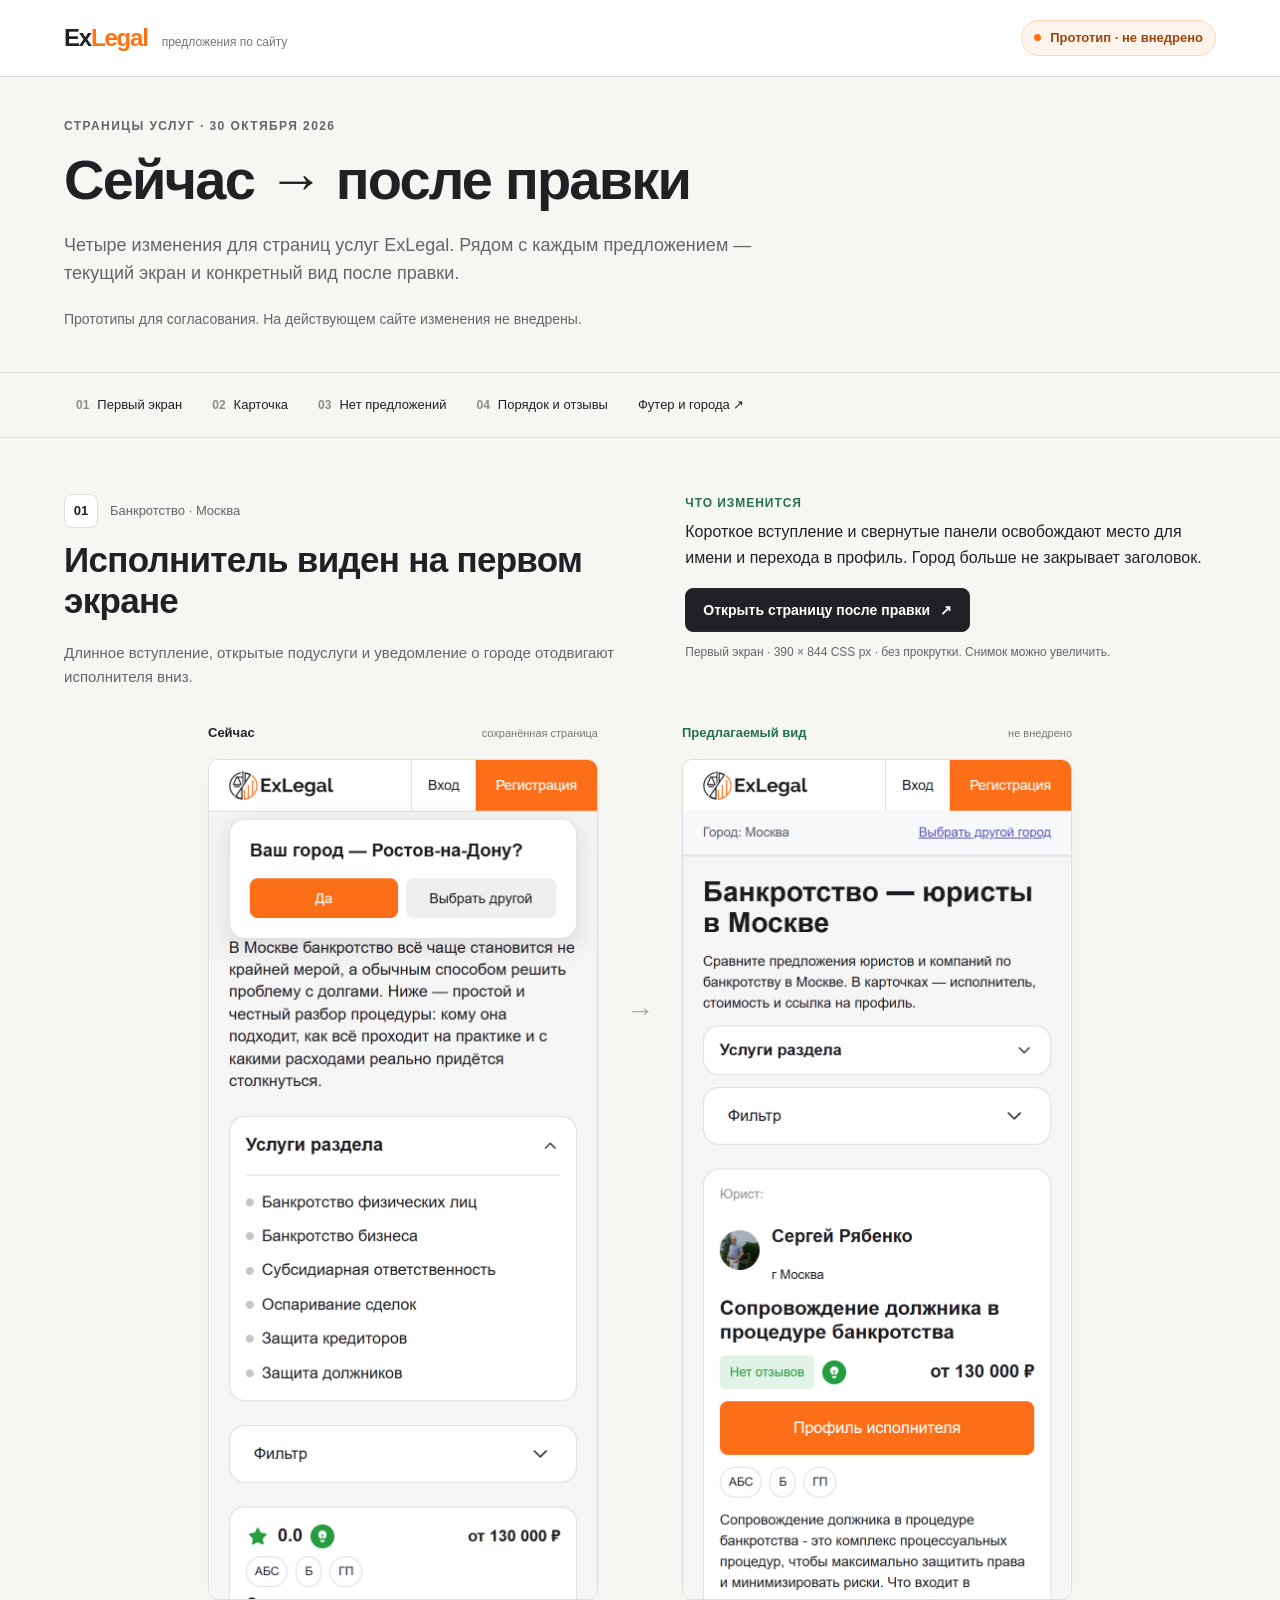
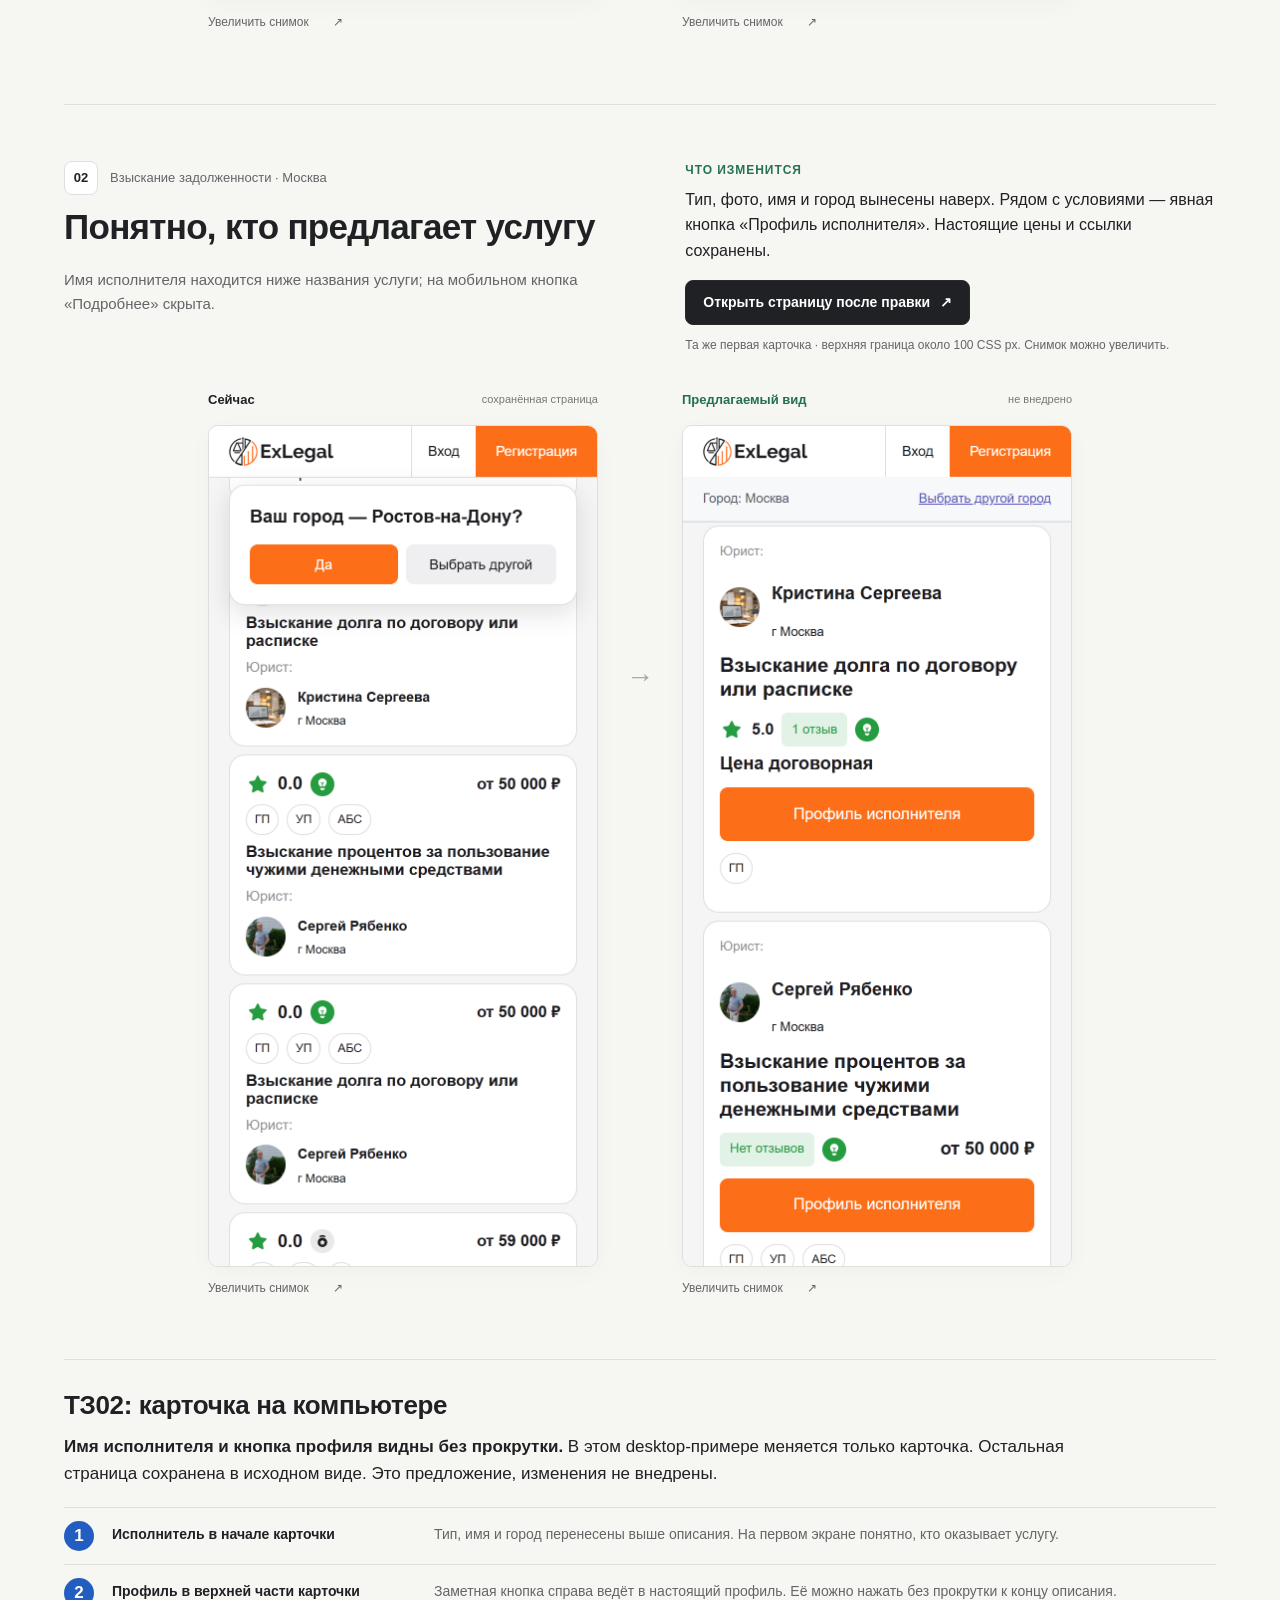
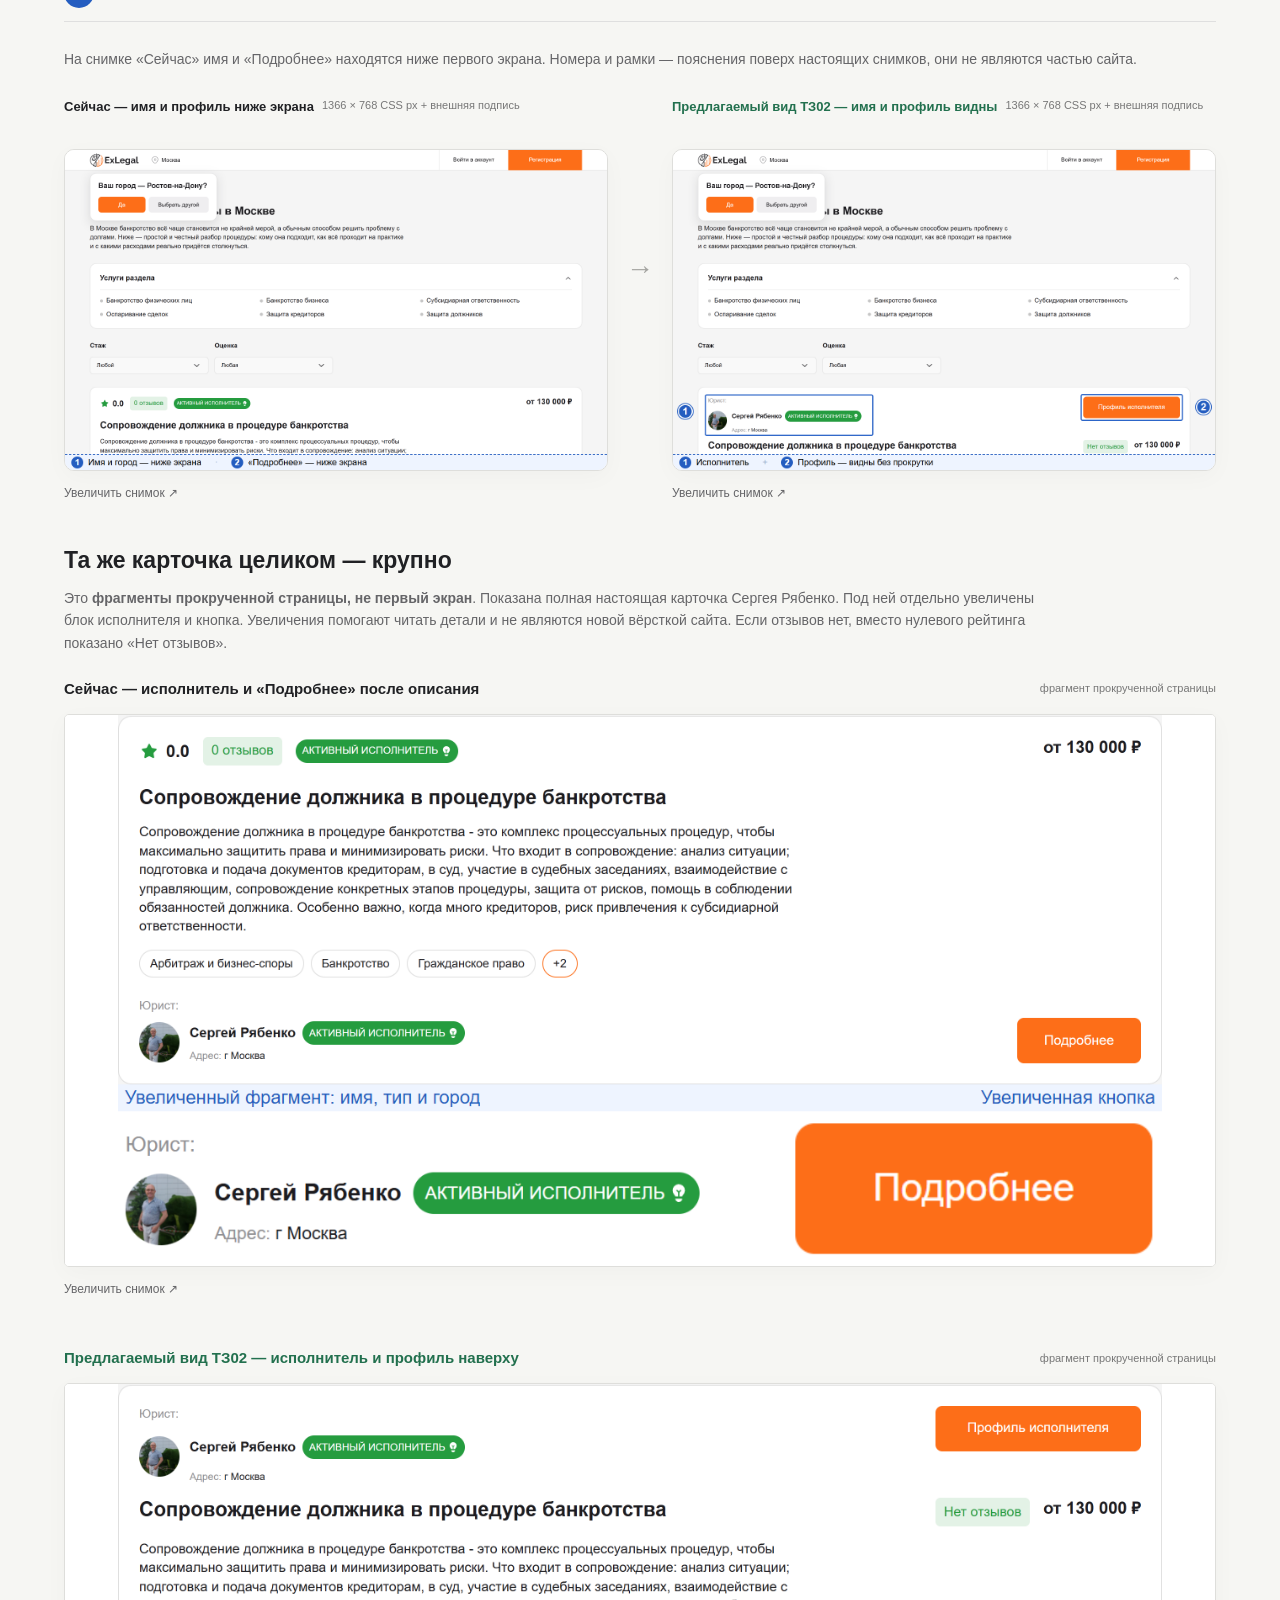
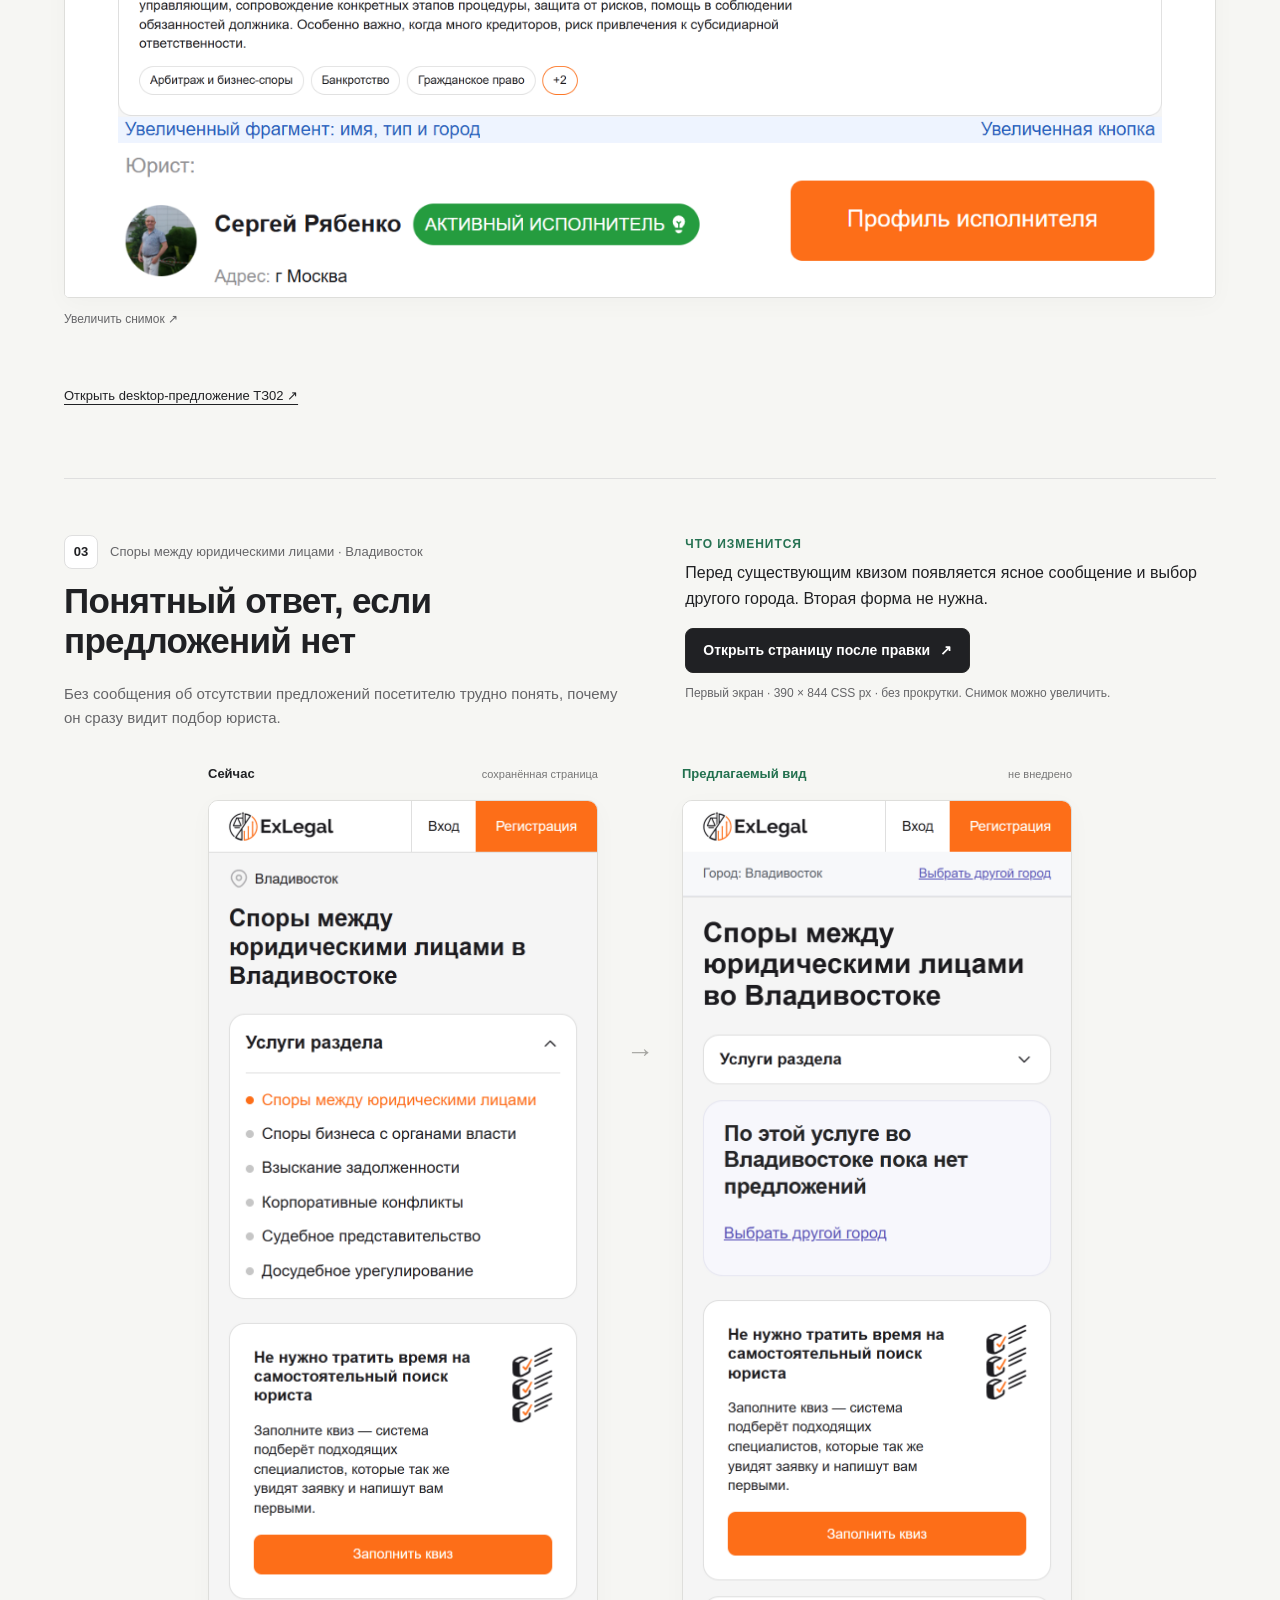
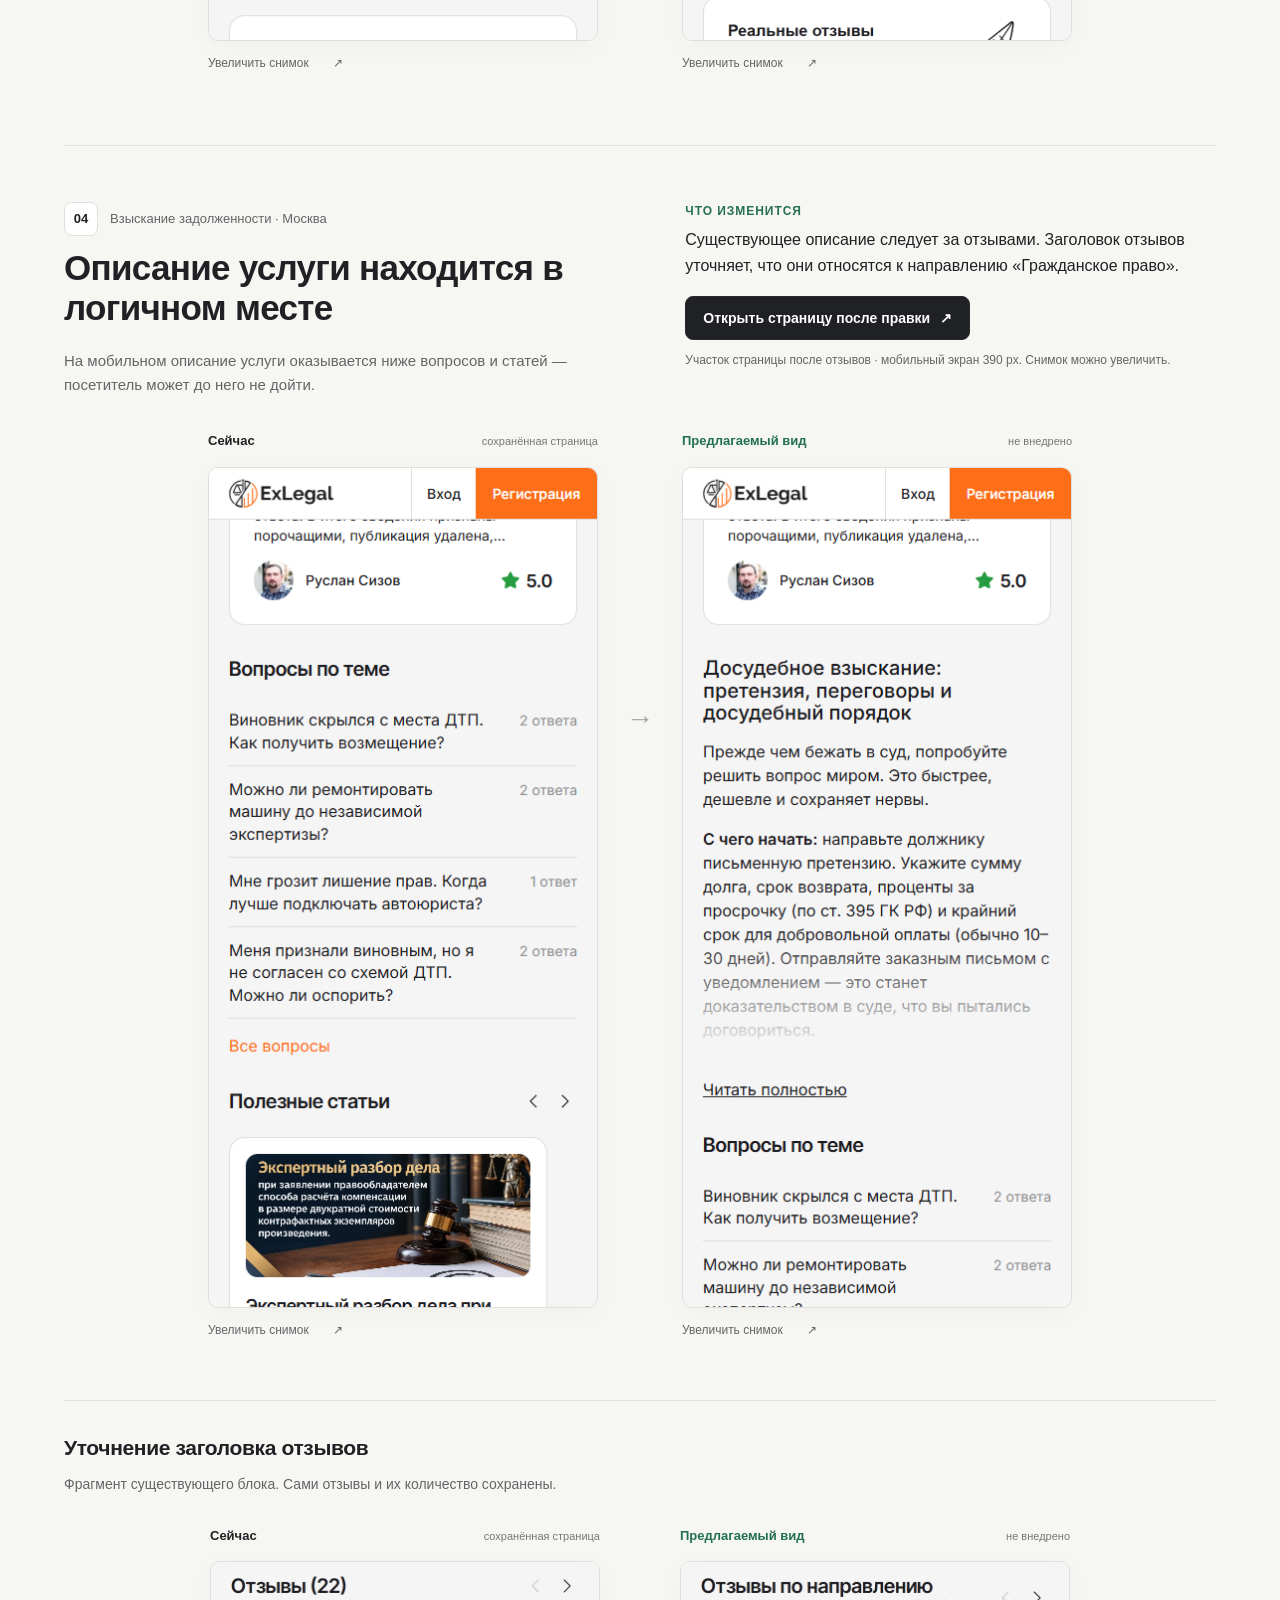
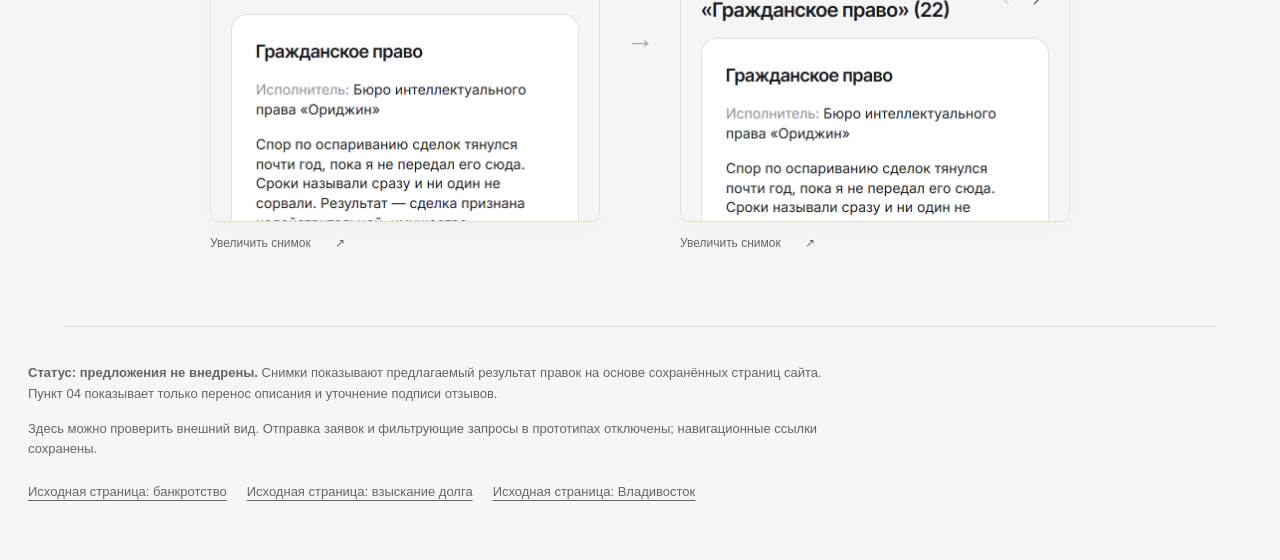
<file: index.html>
<!doctype html>
<html lang="ru"><head><meta charset="utf-8"><meta name="viewport" content="width=device-width, initial-scale=1"><meta name="robots" content="noindex,nofollow"><title>ExLegal — как будет выглядеть сайт после правок</title><style>
:root{--ink:#202124;--muted:#656568;--line:#dfdfdf;--accent:#ff7112;--paper:#f6f6f3;--green:#267252}*{box-sizing:border-box}html{scroll-behavior:smooth;scroll-padding-top:96px}body{margin:0;background:var(--paper);color:var(--ink);font:16px/1.6 -apple-system,BlinkMacSystemFont,"Segoe UI",Arial,sans-serif}a{color:inherit;text-underline-offset:4px}button{font:inherit}a:focus-visible,button:focus-visible{outline:3px solid #8854dd;outline-offset:4px}.wrap{max-width:1224px;margin:auto;padding:0 36px}.topbar{border-bottom:1px solid var(--line);background:#fff}.topbar .wrap{display:flex;gap:20px;align-items:center;justify-content:space-between;min-height:76px}.brand{white-space:nowrap;font-size:24px;letter-spacing:-1.2px;font-weight:750;text-decoration:none}.brand i{color:var(--accent);font-style:normal}.status{display:inline-flex;align-items:center;gap:9px;padding:7px 12px;border:1px solid #ffd3b5;background:#fff4eb;color:#9b450e;border-radius:100px;font-size:13px;font-weight:600}.status:before{content:"";width:7px;height:7px;background:var(--accent);border-radius:50%;flex-shrink:0}.hero{padding:40px 36px 28px}.eyebrow{margin:0 0 14px;text-transform:uppercase;letter-spacing:.12em;font-size:12px;font-weight:700;color:var(--muted)}h1{font-size:clamp(32px,4.4vw,56px);line-height:1.07;letter-spacing:-1.8px;max-width:900px;margin:0 0 22px;font-weight:720}.intro{max-width:750px;margin:0;color:var(--muted);font-size:18px;line-height:1.55}.hero-note{margin-top:20px;font-size:14px;color:var(--muted)}.nav{position:sticky;top:0;z-index:2;border-top:1px solid var(--line);border-bottom:1px solid var(--line);background:rgba(246,246,243,.96);backdrop-filter:blur(10px)}.nav .wrap{display:flex;gap:6px;overflow-x:auto;padding-top:12px;padding-bottom:12px}.nav a{display:flex;align-items:center;gap:8px;white-space:nowrap;min-height:40px;padding:6px 12px;border-radius:7px;text-decoration:none;font-size:13px}.nav a:hover{background:#e9e9e5}.nav b{color:#8b8b8b;font-size:12px}.proposal{padding:56px 0 60px;border-bottom:1px solid var(--line)}.section-head{display:grid;grid-template-columns:1.05fr 1fr;gap:64px;align-items:start;margin-bottom:30px}.step{display:flex;align-items:center;gap:12px;margin-bottom:12px;color:var(--muted);font-size:13px}.step b{display:inline-grid;place-items:center;background:#fff;border:1px solid var(--line);border-radius:8px;width:34px;height:34px;color:var(--ink)}h2{font-size:clamp(26px,3vw,35px);line-height:1.15;letter-spacing:-.7px;font-weight:680;margin:0 0 20px}.reason{margin:0;color:var(--muted);font-size:15px}.benefit{margin:0 0 17px;font-size:16px}.benefit-label{display:block;color:var(--green);font-size:12px;text-transform:uppercase;letter-spacing:.08em;margin-bottom:6px;font-weight:700}.page-link{display:inline-flex;align-items:center;justify-content:center;gap:10px;min-height:44px;padding:10px 17px;text-decoration:none;border:1px solid #292929;border-radius:8px;font-size:14px;font-weight:600;background:#202124;color:#fff}.page-link:hover{background:#414141}.meta{font-size:12px;color:var(--muted);margin:11px 0 0}.pair{display:grid;grid-template-columns:minmax(0,390px) 48px minmax(0,390px);justify-content:center;gap:18px;align-items:start;margin-top:26px}.shot{min-width:0;margin:0}.shot figcaption{min-height:40px;display:flex;align-items:center;gap:10px;justify-content:space-between;padding:0 0 10px;font-size:13px}.label-before,.label-after{font-weight:650;white-space:nowrap}.label-after{color:#22704e}.shot-note{color:#777;font-size:11px}.shot-image{display:block;background:#fff;border-radius:10px;overflow:hidden;border:1px solid #dededb;box-shadow:0 6px 24px #17171707}.shot-image img{display:block;width:100%;height:auto}.pair-arrow{display:grid;place-items:center;margin-top:270px;font-size:28px;font-weight:300;color:#a5a5a1}.full-image{display:inline-flex;align-items:center;justify-content:space-between;gap:24px;min-height:44px;text-decoration:none;font-size:12px;color:#656568}.full-image:hover{text-decoration:underline}.extra{margin-top:48px;padding-top:30px;border-top:1px solid var(--line)}.extra h3{font-size:21px;letter-spacing:-.35px;margin:0 0 8px}.extra p{margin:0;color:var(--muted);font-size:14px}.pair-extra{grid-template-columns:minmax(0,1fr) 32px minmax(0,1fr);gap:16px}.pair-extra .pair-arrow{margin-top:150px}.review-extra .pair-extra{grid-template-columns:minmax(0,390px) 48px minmax(0,390px)}.review-extra .pair-arrow{margin-top:100px}.footer{padding:36px 0 50px;color:var(--muted);font-size:13px}.footer p{max-width:820px;margin:0 0 14px}.sources{display:flex;gap:20px;flex-wrap:wrap}.sources a{min-height:36px;display:inline-flex;align-items:center}dialog{border:0;border-radius:14px;padding:0;width:max-content;max-width:94vw;max-height:94vh;background:#fff;color:var(--ink);box-shadow:0 20px 100px #0005}dialog::backdrop{background:#202124c9}.zoom-head{position:sticky;top:0;display:flex;gap:20px;justify-content:space-between;align-items:center;padding:15px 20px;background:white;border-bottom:1px solid var(--line);z-index:1;font-size:13px}.zoom-head p{margin:0}.zoom-head button{min-height:44px;min-width:44px;border:1px solid var(--line);border-radius:8px;background:white;cursor:pointer;font-size:20px}.zoom-body{max-height:77vh;overflow:auto;text-align:center;padding:12px}.zoom-body img{display:block;max-width:100%;width:auto;height:auto;margin:auto}.zoom-foot{padding:8px 20px 14px;font-size:12px}.zoom-foot a{display:inline-flex;min-height:36px;align-items:center}
@media(max-width:800px){.brand span{display:none}.wrap{padding:0 22px}.hero{padding:38px 22px 30px}.section-head{grid-template-columns:1fr;gap:22px}.proposal{padding:36px 0 42px}.pair{gap:10px;grid-template-columns:minmax(0,1fr) 20px minmax(0,1fr)}.pair-arrow{font-size:20px;margin-top:160px}.shot-note{display:none}.shot figcaption{font-size:12px}.pair-extra{grid-template-columns:minmax(0,1fr) 20px minmax(0,1fr)}.pair-extra .pair-arrow{margin-top:90px}.review-extra .pair-extra{grid-template-columns:minmax(0,1fr) 20px minmax(0,1fr)}.review-extra .pair-arrow{margin-top:85px}.full-image{font-size:11px;gap:5px}.topbar .wrap{gap:12px}.status{font-size:11px;line-height:1.2;max-width:210px}.hero-note{font-size:12px}.nav .wrap{padding-top:7px;padding-bottom:7px}.nav a{padding:5px 10px}.zoom-head{padding:8px 12px;gap:8px}.zoom-body{padding:6px}}
@media(prefers-reduced-motion:reduce){html{scroll-behavior:auto}}
</style></head><body><header class="topbar"><div class="wrap"><a class="brand" href="#">Ex<i>Legal</i><span style="font-size:12px;letter-spacing:0;color:#777;font-weight:500;margin-left:14px">предложения по сайту</span></a><span class="status">Прототип · не внедрено</span></div></header><div class="hero wrap"><p class="eyebrow">Страницы услуг · 30 октября 2026</p><h1>Сейчас → после правки</h1><p class="intro">Четыре изменения для страниц услуг ExLegal. Рядом с каждым предложением — текущий экран и конкретный вид после правки.</p><p class="hero-note">Прототипы для согласования. На действующем сайте изменения не внедрены.</p></div><nav class="nav" aria-label="Предложения"><div class="wrap"><a href="#tz01"><b>01</b>Первый экран</a><a href="#tz02"><b>02</b>Карточка</a><a href="#tz03"><b>03</b>Нет предложений</a><a href="#tz04"><b>04</b>Порядок и отзывы</a><a href="footer/">Футер и города ↗</a></div></nav><main class="wrap"><section class="proposal" id="tz01" aria-labelledby="tz01-title"><div class="section-head"><div><div class="step"><b>01</b><span>Банкротство · Москва</span></div><h2 id="tz01-title">Исполнитель виден на первом экране</h2><p class="reason">Длинное вступление, открытые подуслуги и уведомление о городе отодвигают исполнителя вниз.</p></div><div><p class="benefit"><span class="benefit-label">Что изменится</span>Короткое вступление и свернутые панели освобождают место для имени и перехода в профиль. Город больше не закрывает заголовок.</p><a class="page-link" href="desktop-card-only-v9/mobile-preview.html?scenario=01" target="_blank" rel="noopener">Открыть страницу после правки <span aria-hidden="true">↗</span></a><p class="meta">Первый экран · 390 × 844 CSS px · без прокрутки. Снимок можно увеличить.</p></div></div><div class="pair "><figure class="shot"><figcaption><span class="label-before">Сейчас</span><span class="shot-note">сохранённая страница</span></figcaption><a class="shot-image" href="layout/M1-before-390.png" data-zoom="" data-label="Исполнитель виден на первом экране — Сейчас" aria-label="Увеличить: Исполнитель виден на первом экране — Сейчас"><img src="layout/M1-before-390.png" width="780" height="1688" alt="Сейчас: Исполнитель виден на первом экране" loading="lazy"></a><a class="full-image" href="layout/M1-before-390.png" data-zoom="" data-label="Исполнитель виден на первом экране — Сейчас">Увеличить снимок <span aria-hidden="true">↗</span></a></figure><div class="pair-arrow" aria-hidden="true">→</div><figure class="shot"><figcaption><span class="label-after">Предлагаемый вид</span><span class="shot-note">не внедрено</span></figcaption><a class="shot-image" href="layout/M1-after-390.png" data-zoom="" data-label="Исполнитель виден на первом экране — Предлагаемый вид" aria-label="Увеличить: Исполнитель виден на первом экране — Предлагаемый вид"><img src="layout/M1-after-390.png" width="780" height="1688" alt="Предлагаемый вид: Исполнитель виден на первом экране" loading="lazy"></a><a class="full-image" href="layout/M1-after-390.png" data-zoom="" data-label="Исполнитель виден на первом экране — Предлагаемый вид">Увеличить снимок <span aria-hidden="true">↗</span></a></figure></div></section><section class="proposal" id="tz02" aria-labelledby="tz02-title"><div class="section-head"><div><div class="step"><b>02</b><span>Взыскание задолженности · Москва</span></div><h2 id="tz02-title">Понятно, кто предлагает услугу</h2><p class="reason">Имя исполнителя находится ниже названия услуги; на мобильном кнопка «Подробнее» скрыта.</p></div><div><p class="benefit"><span class="benefit-label">Что изменится</span>Тип, фото, имя и город вынесены наверх. Рядом с условиями — явная кнопка «Профиль исполнителя». Настоящие цены и ссылки сохранены.</p><a class="page-link" href="desktop-card-only-v9/mobile-preview.html?scenario=02" target="_blank" rel="noopener">Открыть страницу после правки <span aria-hidden="true">↗</span></a><p class="meta">Та же первая карточка · верхняя граница около 100 CSS px. Снимок можно увеличить.</p></div></div><div class="pair "><figure class="shot"><figcaption><span class="label-before">Сейчас</span><span class="shot-note">сохранённая страница</span></figcaption><a class="shot-image" href="layout/M3-card-before-390.png" data-zoom="" data-label="Понятно, кто предлагает услугу — Сейчас" aria-label="Увеличить: Понятно, кто предлагает услугу — Сейчас"><img src="layout/M3-card-before-390.png" width="780" height="1688" alt="Сейчас: Понятно, кто предлагает услугу" loading="lazy"></a><a class="full-image" href="layout/M3-card-before-390.png" data-zoom="" data-label="Понятно, кто предлагает услугу — Сейчас">Увеличить снимок <span aria-hidden="true">↗</span></a></figure><div class="pair-arrow" aria-hidden="true">→</div><figure class="shot"><figcaption><span class="label-after">Предлагаемый вид</span><span class="shot-note">не внедрено</span></figcaption><a class="shot-image" href="layout/M3-card-after-390.png" data-zoom="" data-label="Понятно, кто предлагает услугу — Предлагаемый вид" aria-label="Увеличить: Понятно, кто предлагает услугу — Предлагаемый вид"><img src="layout/M3-card-after-390.png" width="780" height="1688" alt="Предлагаемый вид: Понятно, кто предлагает услугу" loading="lazy"></a><a class="full-image" href="layout/M3-card-after-390.png" data-zoom="" data-label="Понятно, кто предлагает услугу — Предлагаемый вид">Увеличить снимок <span aria-hidden="true">↗</span></a></figure></div><div class="extra" id="desktop"><style>#desktop h3{font-size:26px;line-height:1.2}#desktop .dex-main{font-size:17px;color:#202124;max-width:1000px;margin:12px 0 20px}#desktop .dex-legend{list-style:none;padding:0;margin:20px 0 26px;border-top:1px solid #dfdfdf}#desktop .dex-legend li{display:grid;grid-template-columns:36px 310px 1fr;gap:12px;align-items:start;padding:13px 0;border-bottom:1px solid #dfdfdf;font-size:14px;line-height:1.5}#desktop .dex-n{display:grid;place-items:center;width:30px;height:30px;background:#245dc0;color:white;border-radius:50%;font-weight:700;font-size:17px}#desktop .dex-legend strong{padding-top:3px;font-weight:650}#desktop .dex-legend p{font-size:14px;line-height:1.5;padding-top:3px}#desktop .dex-pair{margin-bottom:28px}#desktop .dex-pair figcaption{flex-wrap:wrap;justify-content:flex-start;align-items:flex-start;gap:2px 8px;min-height:52px}#desktop .dex-pair .label-before,#desktop .dex-pair .label-after{white-space:normal}#desktop .dex-card-title{font-size:23px;line-height:1.2;margin:32px 0 12px}#desktop .dex-details-note{max-width:1000px;margin:0 0 20px}#desktop .dex-card{margin:20px 0 32px}#desktop .dex-card .shot-image{border-radius:5px}#desktop .dex-card figcaption{font-size:15px;flex-wrap:wrap}#desktop .dex-card .label-before,#desktop .dex-card .label-after{white-space:normal;min-width:0}#desktop .dex-links{display:flex;flex-wrap:wrap;gap:16px;font-size:13px}#desktop .dex-links a{display:inline-flex;align-items:center;min-height:44px}@media(max-width:800px){#desktop .dex-legend li{grid-template-columns:30px minmax(0,1fr);gap:8px 12px}#desktop .dex-legend p{grid-column:2;padding-top:0}#desktop .dex-legend strong{font-size:14px}#desktop .dex-card figcaption{align-items:flex-start;line-height:1.3;min-height:44px}#desktop h3{font-size:23px}#desktop .dex-main{font-size:16px}}</style><div class="dex-overview"><h3>ТЗ02: карточка на компьютере</h3><p class="dex-main"><strong>Имя исполнителя и кнопка профиля видны без прокрутки.</strong> В этом desktop-примере меняется только карточка. Остальная страница сохранена в исходном виде. Это предложение, изменения не внедрены.</p><ol class="dex-legend"><li><span class="dex-n">1</span><strong>Исполнитель в начале карточки</strong><p>Тип, имя и город перенесены выше описания. На первом экране понятно, кто оказывает услугу.</p></li><li><span class="dex-n">2</span><strong>Профиль в верхней части карточки</strong><p>Заметная кнопка справа ведёт в настоящий профиль. Её можно нажать без прокрутки к концу описания.</p></li></ol><p>На снимке «Сейчас» имя и «Подробнее» находятся ниже первого экрана. Номера и рамки — пояснения поверх настоящих снимков, они не являются частью сайта.</p><div class="pair pair-extra dex-pair"><figure class="shot "><figcaption><span class="label-before">Сейчас — имя и профиль ниже экрана</span><span class="shot-note">1366 × 768 CSS px + внешняя подпись</span></figcaption><a class="shot-image" href="desktop-card-only-v9/viewport-before-annotated.png" data-zoom="" data-label="Сейчас — имя и профиль ниже экрана"><img src="desktop-card-only-v9/viewport-before-annotated.png" width="1366" height="808" alt="Сейчас — имя и профиль ниже экрана" loading="lazy"></a><a class="full-image" href="desktop-card-only-v9/viewport-before-annotated.png" data-zoom="" data-label="Сейчас — имя и профиль ниже экрана">Увеличить снимок ↗</a></figure><div class="pair-arrow" aria-hidden="true">→</div><figure class="shot "><figcaption><span class="label-after">Предлагаемый вид ТЗ02 — имя и профиль видны</span><span class="shot-note">1366 × 768 CSS px + внешняя подпись</span></figcaption><a class="shot-image" href="desktop-card-only-v9/viewport-after-annotated.png" data-zoom="" data-label="Предлагаемый вид ТЗ02 — имя и профиль видны"><img src="desktop-card-only-v9/viewport-after-annotated.png" width="1366" height="808" alt="Предлагаемый вид ТЗ02 — имя и профиль видны" loading="lazy"></a><a class="full-image" href="desktop-card-only-v9/viewport-after-annotated.png" data-zoom="" data-label="Предлагаемый вид ТЗ02 — имя и профиль видны">Увеличить снимок ↗</a></figure></div></div><h4 class="dex-card-title">Та же карточка целиком — крупно</h4><p class="dex-details-note">Это <strong>фрагменты прокрученной страницы, не первый экран</strong>. Показана полная настоящая карточка Сергея Рябенко. Под ней отдельно увеличены блок исполнителя и кнопка. Увеличения помогают читать детали и не являются новой вёрсткой сайта. Если отзывов нет, вместо нулевого рейтинга показано «Нет отзывов».</p><figure class="shot dex-card"><figcaption><span class="label-before">Сейчас — исполнитель и «Подробнее» после описания</span><span class="shot-note">фрагмент прокрученной страницы</span></figcaption><a class="shot-image" href="desktop-card-only-v9/card-before-detail.png" data-zoom="" data-label="Сейчас — исполнитель и «Подробнее» после описания"><img src="desktop-card-only-v9/card-before-detail.png" width="1366" height="655" alt="Сейчас — исполнитель и «Подробнее» после описания" loading="lazy"></a><a class="full-image" href="desktop-card-only-v9/card-before-detail.png" data-zoom="" data-label="Сейчас — исполнитель и «Подробнее» после описания">Увеличить снимок ↗</a></figure><figure class="shot dex-card"><figcaption><span class="label-after">Предлагаемый вид ТЗ02 — исполнитель и профиль наверху</span><span class="shot-note">фрагмент прокрученной страницы</span></figcaption><a class="shot-image" href="desktop-card-only-v9/card-after-detail.png" data-zoom="" data-label="Предлагаемый вид ТЗ02 — исполнитель и профиль наверху"><img src="desktop-card-only-v9/card-after-detail.png" width="1366" height="609" alt="Предлагаемый вид ТЗ02 — исполнитель и профиль наверху" loading="lazy"></a><a class="full-image" href="desktop-card-only-v9/card-after-detail.png" data-zoom="" data-label="Предлагаемый вид ТЗ02 — исполнитель и профиль наверху">Увеличить снимок ↗</a></figure><div class="dex-links"><a href="desktop-card-only-v9/M1-card-only-after.html" target="_blank" rel="noopener">Открыть desktop-предложение ТЗ02 ↗</a></div></div></section><section class="proposal" id="tz03" aria-labelledby="tz03-title"><div class="section-head"><div><div class="step"><b>03</b><span>Споры между юридическими лицами · Владивосток</span></div><h2 id="tz03-title">Понятный ответ, если предложений нет</h2><p class="reason">Без сообщения об отсутствии предложений посетителю трудно понять, почему он сразу видит подбор юриста.</p></div><div><p class="benefit"><span class="benefit-label">Что изменится</span>Перед существующим квизом появляется ясное сообщение и выбор другого города. Вторая форма не нужна.</p><a class="page-link" href="desktop-card-only-v9/mobile-preview.html?scenario=03" target="_blank" rel="noopener">Открыть страницу после правки <span aria-hidden="true">↗</span></a><p class="meta">Первый экран · 390 × 844 CSS px · без прокрутки. Снимок можно увеличить.</p></div></div><div class="pair "><figure class="shot"><figcaption><span class="label-before">Сейчас</span><span class="shot-note">сохранённая страница</span></figcaption><a class="shot-image" href="layout/R4-before-390.png" data-zoom="" data-label="Понятный ответ, если предложений нет — Сейчас" aria-label="Увеличить: Понятный ответ, если предложений нет — Сейчас"><img src="layout/R4-before-390.png" width="780" height="1688" alt="Сейчас: Понятный ответ, если предложений нет" loading="lazy"></a><a class="full-image" href="layout/R4-before-390.png" data-zoom="" data-label="Понятный ответ, если предложений нет — Сейчас">Увеличить снимок <span aria-hidden="true">↗</span></a></figure><div class="pair-arrow" aria-hidden="true">→</div><figure class="shot"><figcaption><span class="label-after">Предлагаемый вид</span><span class="shot-note">не внедрено</span></figcaption><a class="shot-image" href="layout/R4-after-390.png" data-zoom="" data-label="Понятный ответ, если предложений нет — Предлагаемый вид" aria-label="Увеличить: Понятный ответ, если предложений нет — Предлагаемый вид"><img src="layout/R4-after-390.png" width="780" height="1688" alt="Предлагаемый вид: Понятный ответ, если предложений нет" loading="lazy"></a><a class="full-image" href="layout/R4-after-390.png" data-zoom="" data-label="Понятный ответ, если предложений нет — Предлагаемый вид">Увеличить снимок <span aria-hidden="true">↗</span></a></figure></div></section><section class="proposal" id="tz04" aria-labelledby="tz04-title"><div class="section-head"><div><div class="step"><b>04</b><span>Взыскание задолженности · Москва</span></div><h2 id="tz04-title">Описание услуги находится в логичном месте</h2><p class="reason">На мобильном описание услуги оказывается ниже вопросов и статей — посетитель может до него не дойти.</p></div><div><p class="benefit"><span class="benefit-label">Что изменится</span>Существующее описание следует за отзывами. Заголовок отзывов уточняет, что они относятся к направлению «Гражданское право».</p><a class="page-link" href="content/tz04-after.html#preview-description" target="_blank" rel="noopener">Открыть страницу после правки <span aria-hidden="true">↗</span></a><p class="meta">Участок страницы после отзывов · мобильный экран 390 px. Снимок можно увеличить.</p></div></div><div class="pair "><figure class="shot"><figcaption><span class="label-before">Сейчас</span><span class="shot-note">сохранённая страница</span></figcaption><a class="shot-image" href="content/png/tz04-order-before-390.png" data-zoom="" data-label="Описание услуги находится в логичном месте — Сейчас" aria-label="Увеличить: Описание услуги находится в логичном месте — Сейчас"><img src="content/png/tz04-order-before-390.png" width="390" height="844" alt="Сейчас: Описание услуги находится в логичном месте" loading="lazy"></a><a class="full-image" href="content/png/tz04-order-before-390.png" data-zoom="" data-label="Описание услуги находится в логичном месте — Сейчас">Увеличить снимок <span aria-hidden="true">↗</span></a></figure><div class="pair-arrow" aria-hidden="true">→</div><figure class="shot"><figcaption><span class="label-after">Предлагаемый вид</span><span class="shot-note">не внедрено</span></figcaption><a class="shot-image" href="content/png/tz04-order-after-390.png" data-zoom="" data-label="Описание услуги находится в логичном месте — Предлагаемый вид" aria-label="Увеличить: Описание услуги находится в логичном месте — Предлагаемый вид"><img src="content/png/tz04-order-after-390.png" width="390" height="844" alt="Предлагаемый вид: Описание услуги находится в логичном месте" loading="lazy"></a><a class="full-image" href="content/png/tz04-order-after-390.png" data-zoom="" data-label="Описание услуги находится в логичном месте — Предлагаемый вид">Увеличить снимок <span aria-hidden="true">↗</span></a></figure></div><div class="extra review-extra" id="review-heading"><h3>Уточнение заголовка отзывов</h3><p>Фрагмент существующего блока. Сами отзывы и их количество сохранены.</p><div class="pair pair-extra"><figure class="shot"><figcaption><span class="label-before">Сейчас</span><span class="shot-note">сохранённая страница</span></figcaption><a class="shot-image" href="content/png/tz04-reviews-header-before.png" data-zoom="" data-label="Уточнение заголовка отзывов — Сейчас" aria-label="Увеличить: Уточнение заголовка отзывов — Сейчас"><img src="content/png/tz04-reviews-header-before.png" width="780" height="520" alt="Сейчас: Уточнение заголовка отзывов" loading="lazy"></a><a class="full-image" href="content/png/tz04-reviews-header-before.png" data-zoom="" data-label="Уточнение заголовка отзывов — Сейчас">Увеличить снимок <span aria-hidden="true">↗</span></a></figure><div class="pair-arrow" aria-hidden="true">→</div><figure class="shot"><figcaption><span class="label-after">Предлагаемый вид</span><span class="shot-note">не внедрено</span></figcaption><a class="shot-image" href="content/png/tz04-reviews-header-after.png" data-zoom="" data-label="Уточнение заголовка отзывов — Предлагаемый вид" aria-label="Увеличить: Уточнение заголовка отзывов — Предлагаемый вид"><img src="content/png/tz04-reviews-header-after.png" width="780" height="520" alt="Предлагаемый вид: Уточнение заголовка отзывов" loading="lazy"></a><a class="full-image" href="content/png/tz04-reviews-header-after.png" data-zoom="" data-label="Уточнение заголовка отзывов — Предлагаемый вид">Увеличить снимок <span aria-hidden="true">↗</span></a></figure></div></div></section></main><footer class="footer wrap"><p><strong>Статус: предложения не внедрены.</strong> Снимки показывают предлагаемый результат правок на основе сохранённых страниц сайта. Пункт 04 показывает только перенос описания и уточнение подписи отзывов.</p><p>Здесь можно проверить внешний вид. Отправка заявок и фильтрующие запросы в прототипах отключены; навигационные ссылки сохранены.</p><div class="sources"><a href="https://exlegal.ru/uslugi/bankrotstvo" target="_blank" rel="noopener">Исходная страница: банкротство</a><a href="https://exlegal.ru/uslugi/vzyskanie-dolgov" target="_blank" rel="noopener">Исходная страница: взыскание долга</a><a href="https://exlegal.ru/vladivostok/uslugi/spory-mezhdu-yuridicheskimi-litsami" target="_blank" rel="noopener">Исходная страница: Владивосток</a></div></footer><dialog id="zoom" aria-labelledby="zoom-title"><div class="zoom-head"><p id="zoom-title"></p><button id="close-zoom" type="button" aria-label="Закрыть увеличенный снимок">×</button></div><div class="zoom-body"><img id="zoom-image" alt=""></div><div class="zoom-foot"><a id="zoom-original" target="_blank" rel="noopener">Открыть исходный PNG ↗</a></div></dialog><script>const zoom=document.getElementById('zoom');document.querySelectorAll('[data-zoom]').forEach(a=>a.addEventListener('click',e=>{e.preventDefault();const src=a.getAttribute('href'),label=a.dataset.label;document.getElementById('zoom-title').textContent=label;document.getElementById('zoom-image').src=src;document.getElementById('zoom-image').alt=label;document.getElementById('zoom-original').href=src;zoom.showModal();document.getElementById('close-zoom').focus()}));document.getElementById('close-zoom').addEventListener('click',()=>zoom.close());zoom.addEventListener('click',e=>{if(e.target===zoom){const r=zoom.getBoundingClientRect();if(e.clientX<r.left||e.clientX>r.right||e.clientY<r.top||e.clientY>r.bottom)zoom.close()}});</script></body></html>
</file>
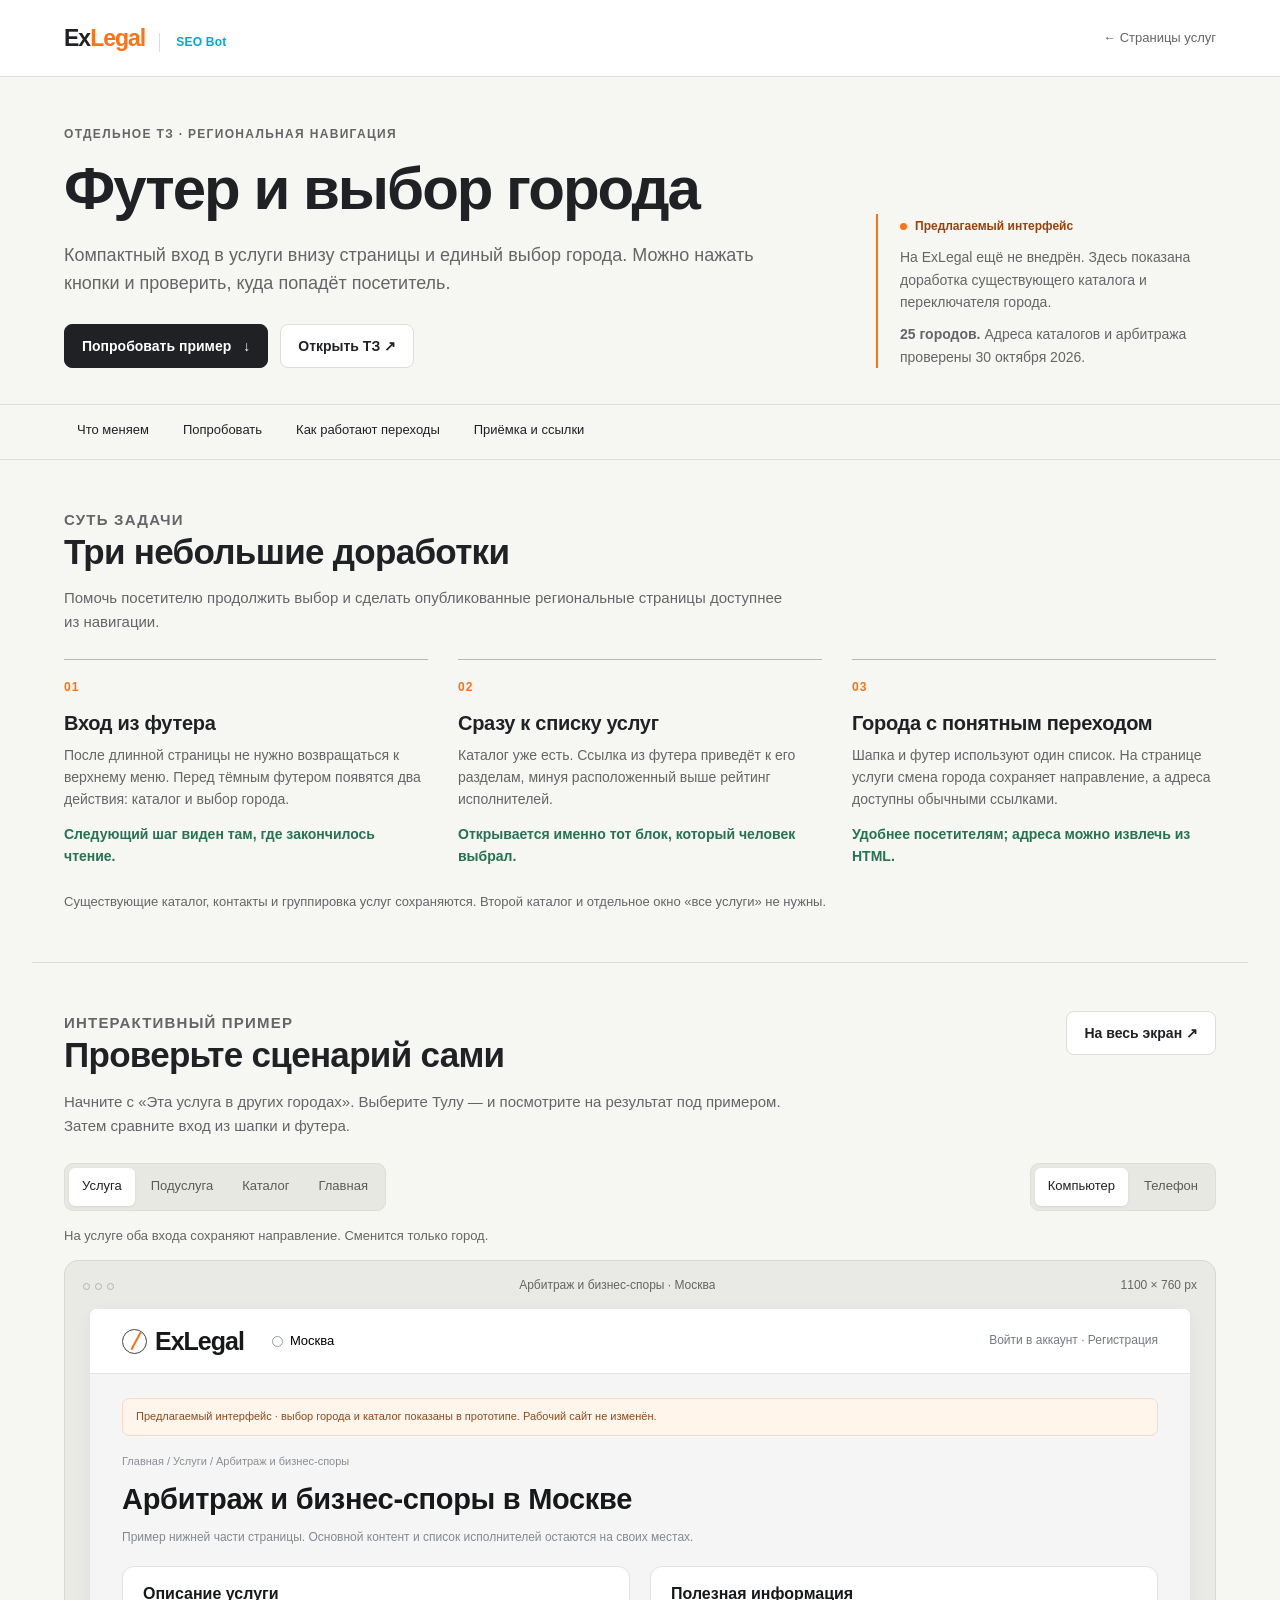
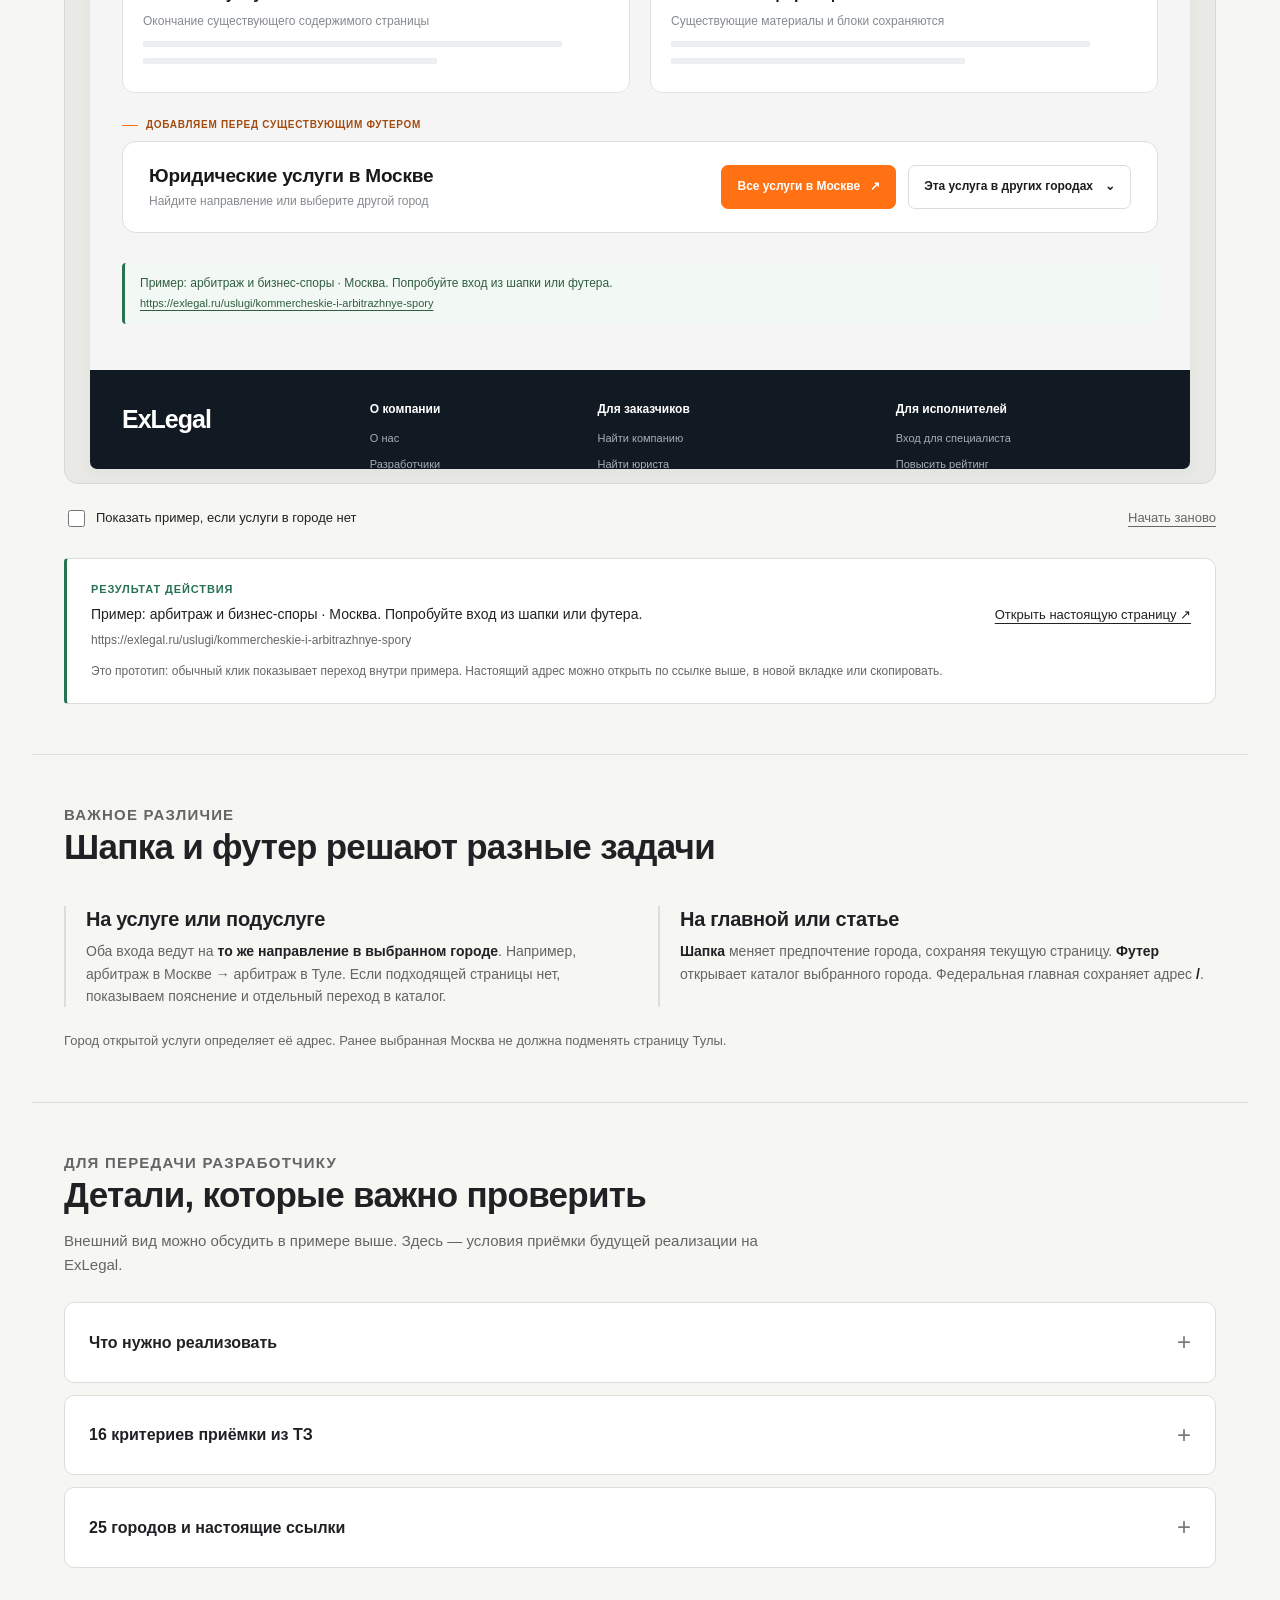
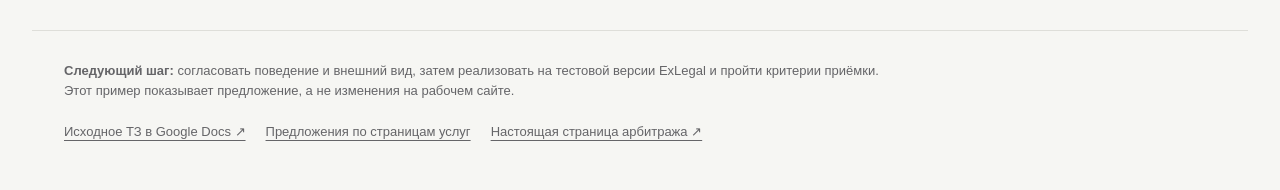
<file: footer/index.html>
<!doctype html>
<html lang="ru"><head><meta charset="utf-8"><meta name="viewport" content="width=device-width,initial-scale=1"><meta name="robots" content="noindex,nofollow"><title>ExLegal — футер и выбор города</title><meta name="description" content="Наглядное ТЗ на футер и региональную навигацию ExLegal: интерактивный пример, 25 городов, польза изменений и критерии приёмки."><link rel="stylesheet" href="styles.css"><script defer src="app.js"></script></head>
<body><header class="top"><div class="wrap"><a class="brand" href="../">Ex<span>Legal</span><small class="agency">SEO Bot</small></a><a class="back" href="../">← Страницы услуг</a></div></header>
<div class="hero wrap"><div><p class="eyebrow">Отдельное ТЗ · региональная навигация</p><h1>Футер и выбор города</h1><p class="intro">Компактный вход в услуги внизу страницы и единый выбор города. Можно нажать кнопки и проверить, куда попадёт посетитель.</p><div class="hero-links"><a class="primary" href="#demo">Попробовать пример <span aria-hidden="true">↓</span></a><a class="secondary" href="https://docs.google.com/document/d/1py4PxhcWLpflLi5_Wz3k66BmX_h4sWW69sPjCDDuk2Y/edit?tab=t.0" target="_blank" rel="noopener">Открыть ТЗ ↗</a></div></div><aside class="hero-side"><span class="status">Предлагаемый интерфейс</span><p>На ExLegal ещё не внедрён. Здесь показана доработка существующего каталога и переключателя города.</p><p><strong>25 городов.</strong> Адреса каталогов и арбитража проверены 30 октября 2026.</p></aside></div>
<nav class="jump" aria-label="Разделы"><div class="wrap"><a href="#changes">Что меняем</a><a href="#demo">Попробовать</a><a href="#logic">Как работают переходы</a><a href="#implementation">Приёмка и ссылки</a></div></nav>
<main><section class="section wrap" id="changes"><div class="section-title"><div><p class="step">Суть задачи</p><h2>Три небольшие доработки</h2><p>Помочь посетителю продолжить выбор и сделать опубликованные региональные страницы доступнее из навигации.</p></div></div><div class="changes"><article class="change"><span class="num">01</span><h3>Вход из футера</h3><p>После длинной страницы не нужно возвращаться к верхнему меню. Перед тёмным футером появятся два действия: каталог и выбор города.</p><p class="outcome">Следующий шаг виден там, где закончилось чтение.</p></article><article class="change"><span class="num">02</span><h3>Сразу к списку услуг</h3><p>Каталог уже есть. Ссылка из футера приведёт к его разделам, минуя расположенный выше рейтинг исполнителей.</p><p class="outcome">Открывается именно тот блок, который человек выбрал.</p></article><article class="change"><span class="num">03</span><h3>Города с понятным переходом</h3><p>Шапка и футер используют один список. На странице услуги смена города сохраняет направление, а адреса доступны обычными ссылками.</p><p class="outcome">Удобнее посетителям; адреса можно извлечь из HTML.</p></article></div><p class="small-note">Существующие каталог, контакты и группировка услуг сохраняются. Второй каталог и отдельное окно «все услуги» не нужны.</p></section>
<section class="section wrap" id="demo"><div class="section-title"><div><p class="step">Интерактивный пример</p><h2>Проверьте сценарий сами</h2><p>Начните с «Эта услуга в других городах». Выберите Тулу — и посмотрите на результат под примером. Затем сравните вход из шапки и футера.</p></div><a class="secondary" href="demo.html" target="_blank" rel="noopener">На весь экран ↗</a></div>
<div class="toolbar js-only"><div class="segments" role="group" aria-label="Тип страницы"><button type="button" data-scenario="service" aria-pressed="true">Услуга</button><button type="button" data-scenario="subservice" aria-pressed="false">Подуслуга</button><button type="button" data-scenario="catalog" aria-pressed="false">Каталог</button><button type="button" data-scenario="home" aria-pressed="false">Главная</button></div><div class="segments" role="group" aria-label="Ширина примера"><button type="button" data-width="desktop" aria-pressed="true">Компьютер</button><button type="button" data-width="mobile" aria-pressed="false">Телефон</button></div></div>
<p class="scenario-note" id="scenario-note">На услуге оба входа сохраняют направление. Сменится только город.</p>
<div class="preview-shell"><div class="window-bar"><span class="window-dots" aria-hidden="true"><i></i><i></i><i></i></span><span class="window-title" id="window-title">Арбитраж и бизнес-споры · Москва</span><span id="viewport-label">1100 px</span></div><div class="stage" id="stage"><iframe id="site-demo" title="Предлагаемый футер и выбор города на странице ExLegal" src="demo.html" width="1100" height="760" loading="eager"></iframe></div></div>
<div class="demo-options js-only"><label><input type="checkbox" id="missing-toggle">Показать пример, если услуги в городе нет</label><button type="button" class="reset" id="reset-demo">Начать заново</button></div>
<div class="result" aria-live="polite"><div><p class="label">Результат действия</p><p id="result-text">Нажмите выбор города в шапке или футере.</p><code id="result-url">https://exlegal.ru/uslugi/kommercheskie-i-arbitrazhnye-spory</code></div><a id="result-open" href="https://exlegal.ru/uslugi/kommercheskie-i-arbitrazhnye-spory" target="_blank" rel="noopener">Открыть настоящую страницу ↗</a><p class="instruction">Это прототип: обычный клик показывает переход внутри примера. Настоящий адрес можно открыть по ссылке выше, в новой вкладке или скопировать.</p></div>
<noscript><p class="nojs">Без JavaScript откройте <a href="demo.html">отдельный пример</a>: список городов раскрывается обычным нажатием и содержит реальные ссылки.</p></noscript>
</section>
<section class="section wrap" id="logic"><div class="section-title"><div><p class="step">Важное различие</p><h2>Шапка и футер решают разные задачи</h2></div></div><div class="explain"><article><h3>На услуге или подуслуге</h3><p>Оба входа ведут на <strong>то же направление в выбранном городе</strong>. Например, арбитраж в Москве → арбитраж в Туле. Если подходящей страницы нет, показываем пояснение и отдельный переход в каталог.</p></article><article><h3>На главной или статье</h3><p><strong>Шапка</strong> меняет предпочтение города, сохраняя текущую страницу. <strong>Футер</strong> открывает каталог выбранного города. Федеральная главная сохраняет адрес <strong>/</strong>.</p></article></div><p class="small-note">Город открытой услуги определяет её адрес. Ранее выбранная Москва не должна подменять страницу Тулы.</p></section>
<section class="section wrap" id="implementation"><div class="section-title"><div><p class="step">Для передачи разработчику</p><h2>Детали, которые важно проверить</h2><p>Внешний вид можно обсудить в примере выше. Здесь — условия приёмки будущей реализации на ExLegal.</p></div></div>
<details class="fold"><summary>Что нужно реализовать</summary><div class="fold-content"><div class="tech-grid"><article><h3>Ссылки до открытия окна</h3><p>Сервер отдаёт обычные <code>&lt;a href&gt;</code>: каталог текущего города и полный контекстный список городов. Одного JSON недостаточно. Это правило проекта; Google также умеет обрабатывать ссылки, добавленные JavaScript.</p></article><article><h3>Общие данные</h3><p>Шапка и футер получают адреса из одного источника. Для услуг используется их ID и опубликованный URL. Москва — без префикса <code>/moskva/</code>.</p></article><article><h3>Существующий каталог</h3><p>Добавить <code>id="services-catalog"</code> и отступ под закреплённую шапку. Якорь работает в этом прототипе; на действующем сайте его ещё нет.</p></article><article><h3>Доступное окно</h3><p>Поиск города, сброс пустого результата, прокрутка внутри окна, закрытие по ×, Escape и фону. Фокус остаётся внутри и возвращается к кнопке после закрытия.</p></article><article><h3>Без JavaScript</h3><p>Тот же список раскрывается через <code>details/summary</code>. Адреса не зависят от открытия окна, авторизации или сохранённого города.</p></article><article><h3>Проверка адресов</h3><p>Ответ 200, без редиректа и noindex, совпадающий canonical. При закрытии или смене адреса страницы обновляется и навигация. Нулевое число карточек само по себе не запрещает ссылку.</p></article></div></div></details>
<details class="fold"><summary>16 критериев приёмки из ТЗ</summary><div class="fold-content"><p class="small-note" style="margin-top:0;margin-bottom:18px">Это список проверки будущей работы, а не отметка о внедрении на сайте.</p><ol class="checks"><li><em>R01</em><b>Открыть главную, услугу, подуслугу и статью</b><p>В футере компактный вход в каталог и город; контакты сохранены; нет нового полного каталога</p></li><li><em>R02</em><b>Проверить компьютер и телефон</b><p>На 360×800, 390×844, 768×1024 и 1366×768 новые элементы читаются и не выходят за экран</p></li><li><em>R03</em><b>Открыть список городов</b><p>Все 25 городов доступны; новый город добавляется через данные</p></li><li><em>R04</em><b>Нажать «Все услуги в [городе]»</b><p>Открывается каталог нужного города сразу у «Каталога услуг»; заголовок виден под шапкой</p></li><li><em>R05</em><b>Открыть список из шапки и футера</b><p>На услуге оба входа дают одинаковые назначения; используется общий источник адресов</p></li><li><em>R06</em><b>Сменить город на услуге и подуслуге</b><p>И шапка, и футер сохраняют ту же услугу при переходе Москва → Санкт-Петербург → Москва</p></li><li><em>R07</em><b>Сменить город на главной</b><p>В шапке сохраняются / и canonical главной; из футера ссылка ведёт в городской каталог</p></li><li><em>R08</em><b>Выбрать город без нужной услуги</b><p>Видно пояснение и отдельную ссылку в каталог; другой услугой страница не подменяется</p></li><li><em>R09</em><b>Разработчику: открыть исходный HTML</b><p>В исходном HTML есть ссылка в каталог и все ссылки нужного списка городов; одного JSON недостаточно</p></li><li><em>R10</em><b>Отключить JavaScript</b><p>В футере раскрывается тот же контекстный список; переходы по городам и ссылка в каталог работают</p></li><li><em>R11</em><b>Открыть ссылку в новой вкладке</b><p>Работают Enter, новая вкладка, средняя кнопка и копирование настоящего адреса</p></li><li><em>R12</em><b>Разработчику: проверить все адреса</b><p>Цели дают 200 без редиректа и noindex; canonical совпадает с URL без #; якорь каталога существует</p></li><li><em>R13</em><b>Найти город и сбросить поиск</b><p>Нужный город найден; пустой результат можно сбросить; набор адресов в DOM не теряется</p></li><li><em>R14</em><b>Открыть окно с клавиатуры</b><p>Tab остаётся внутри; Escape и × закрывают; фокус возвращается к кнопке</p></li><li><em>R15</em><b>Открыть Тулу после выбора Москвы</b><p>Ссылка /tula/... открывает Тулу; сохранённый выбор не подменяет город страницы</p></li><li><em>R16</em><b>Добавить и закрыть услугу в данных</b><p>Навигация обновляется; удалённый адрес не остаётся в сохранённой копии</p></li></ol></div></details>
<details class="fold"><summary>25 городов и настоящие ссылки</summary><div class="fold-content"><p class="small-note" style="margin-top:0;margin-bottom:18px">50 адресов каталогов и арбитража проверены 30.10.2026: ответ 200, без перенаправления и noindex, canonical соответствует странице. Это не проверка всех сочетаний услуг и городов.</p><div class="link-grid"><div class="city-verified"><b>Москва</b><a href="https://exlegal.ru/uslugi" target="_blank" rel="noopener">Каталог ↗</a><a href="https://exlegal.ru/uslugi/kommercheskie-i-arbitrazhnye-spory" target="_blank" rel="noopener">Арбитраж ↗</a></div><div class="city-verified"><b>Анапа</b><a href="https://exlegal.ru/anapa/uslugi" target="_blank" rel="noopener">Каталог ↗</a><a href="https://exlegal.ru/anapa/uslugi/kommercheskie-i-arbitrazhnye-spory" target="_blank" rel="noopener">Арбитраж ↗</a></div><div class="city-verified"><b>Владивосток</b><a href="https://exlegal.ru/vladivostok/uslugi" target="_blank" rel="noopener">Каталог ↗</a><a href="https://exlegal.ru/vladivostok/uslugi/kommercheskie-i-arbitrazhnye-spory" target="_blank" rel="noopener">Арбитраж ↗</a></div><div class="city-verified"><b>Волгоград</b><a href="https://exlegal.ru/volgograd/uslugi" target="_blank" rel="noopener">Каталог ↗</a><a href="https://exlegal.ru/volgograd/uslugi/kommercheskie-i-arbitrazhnye-spory" target="_blank" rel="noopener">Арбитраж ↗</a></div><div class="city-verified"><b>Воронеж</b><a href="https://exlegal.ru/voronezh/uslugi" target="_blank" rel="noopener">Каталог ↗</a><a href="https://exlegal.ru/voronezh/uslugi/kommercheskie-i-arbitrazhnye-spory" target="_blank" rel="noopener">Арбитраж ↗</a></div><div class="city-verified"><b>Екатеринбург</b><a href="https://exlegal.ru/ekaterinburg/uslugi" target="_blank" rel="noopener">Каталог ↗</a><a href="https://exlegal.ru/ekaterinburg/uslugi/kommercheskie-i-arbitrazhnye-spory" target="_blank" rel="noopener">Арбитраж ↗</a></div><div class="city-verified"><b>Ижевск</b><a href="https://exlegal.ru/izhevsk/uslugi" target="_blank" rel="noopener">Каталог ↗</a><a href="https://exlegal.ru/izhevsk/uslugi/kommercheskie-i-arbitrazhnye-spory" target="_blank" rel="noopener">Арбитраж ↗</a></div><div class="city-verified"><b>Казань</b><a href="https://exlegal.ru/kazan/uslugi" target="_blank" rel="noopener">Каталог ↗</a><a href="https://exlegal.ru/kazan/uslugi/kommercheskie-i-arbitrazhnye-spory" target="_blank" rel="noopener">Арбитраж ↗</a></div><div class="city-verified"><b>Калининград</b><a href="https://exlegal.ru/kaliningrad/uslugi" target="_blank" rel="noopener">Каталог ↗</a><a href="https://exlegal.ru/kaliningrad/uslugi/kommercheskie-i-arbitrazhnye-spory" target="_blank" rel="noopener">Арбитраж ↗</a></div><div class="city-verified"><b>Краснодар</b><a href="https://exlegal.ru/krasnodar/uslugi" target="_blank" rel="noopener">Каталог ↗</a><a href="https://exlegal.ru/krasnodar/uslugi/kommercheskie-i-arbitrazhnye-spory" target="_blank" rel="noopener">Арбитраж ↗</a></div><div class="city-verified"><b>Красноярск</b><a href="https://exlegal.ru/krasnoyarsk/uslugi" target="_blank" rel="noopener">Каталог ↗</a><a href="https://exlegal.ru/krasnoyarsk/uslugi/kommercheskie-i-arbitrazhnye-spory" target="_blank" rel="noopener">Арбитраж ↗</a></div><div class="city-verified"><b>Липецк</b><a href="https://exlegal.ru/lipetsk/uslugi" target="_blank" rel="noopener">Каталог ↗</a><a href="https://exlegal.ru/lipetsk/uslugi/kommercheskie-i-arbitrazhnye-spory" target="_blank" rel="noopener">Арбитраж ↗</a></div><div class="city-verified"><b>Махачкала</b><a href="https://exlegal.ru/mahachkala/uslugi" target="_blank" rel="noopener">Каталог ↗</a><a href="https://exlegal.ru/mahachkala/uslugi/kommercheskie-i-arbitrazhnye-spory" target="_blank" rel="noopener">Арбитраж ↗</a></div><div class="city-verified"><b>Нижний Новгород</b><a href="https://exlegal.ru/nizhniy-novgorod/uslugi" target="_blank" rel="noopener">Каталог ↗</a><a href="https://exlegal.ru/nizhniy-novgorod/uslugi/kommercheskie-i-arbitrazhnye-spory" target="_blank" rel="noopener">Арбитраж ↗</a></div><div class="city-verified"><b>Новороссийск</b><a href="https://exlegal.ru/novorossiysk/uslugi" target="_blank" rel="noopener">Каталог ↗</a><a href="https://exlegal.ru/novorossiysk/uslugi/kommercheskie-i-arbitrazhnye-spory" target="_blank" rel="noopener">Арбитраж ↗</a></div><div class="city-verified"><b>Новосибирск</b><a href="https://exlegal.ru/novosibirsk/uslugi" target="_blank" rel="noopener">Каталог ↗</a><a href="https://exlegal.ru/novosibirsk/uslugi/kommercheskie-i-arbitrazhnye-spory" target="_blank" rel="noopener">Арбитраж ↗</a></div><div class="city-verified"><b>Омск</b><a href="https://exlegal.ru/omsk/uslugi" target="_blank" rel="noopener">Каталог ↗</a><a href="https://exlegal.ru/omsk/uslugi/kommercheskie-i-arbitrazhnye-spory" target="_blank" rel="noopener">Арбитраж ↗</a></div><div class="city-verified"><b>Пермь</b><a href="https://exlegal.ru/perm/uslugi" target="_blank" rel="noopener">Каталог ↗</a><a href="https://exlegal.ru/perm/uslugi/kommercheskie-i-arbitrazhnye-spory" target="_blank" rel="noopener">Арбитраж ↗</a></div><div class="city-verified"><b>Ростов-на-Дону</b><a href="https://exlegal.ru/rostov-na-donu/uslugi" target="_blank" rel="noopener">Каталог ↗</a><a href="https://exlegal.ru/rostov-na-donu/uslugi/kommercheskie-i-arbitrazhnye-spory" target="_blank" rel="noopener">Арбитраж ↗</a></div><div class="city-verified"><b>Самара</b><a href="https://exlegal.ru/samara/uslugi" target="_blank" rel="noopener">Каталог ↗</a><a href="https://exlegal.ru/samara/uslugi/kommercheskie-i-arbitrazhnye-spory" target="_blank" rel="noopener">Арбитраж ↗</a></div><div class="city-verified"><b>Санкт-Петербург</b><a href="https://exlegal.ru/sankt-peterburg/uslugi" target="_blank" rel="noopener">Каталог ↗</a><a href="https://exlegal.ru/sankt-peterburg/uslugi/kommercheskie-i-arbitrazhnye-spory" target="_blank" rel="noopener">Арбитраж ↗</a></div><div class="city-verified"><b>Туапсе</b><a href="https://exlegal.ru/tuapse/uslugi" target="_blank" rel="noopener">Каталог ↗</a><a href="https://exlegal.ru/tuapse/uslugi/kommercheskie-i-arbitrazhnye-spory" target="_blank" rel="noopener">Арбитраж ↗</a></div><div class="city-verified"><b>Тула</b><a href="https://exlegal.ru/tula/uslugi" target="_blank" rel="noopener">Каталог ↗</a><a href="https://exlegal.ru/tula/uslugi/kommercheskie-i-arbitrazhnye-spory" target="_blank" rel="noopener">Арбитраж ↗</a></div><div class="city-verified"><b>Уфа</b><a href="https://exlegal.ru/ufa/uslugi" target="_blank" rel="noopener">Каталог ↗</a><a href="https://exlegal.ru/ufa/uslugi/kommercheskie-i-arbitrazhnye-spory" target="_blank" rel="noopener">Арбитраж ↗</a></div><div class="city-verified"><b>Челябинск</b><a href="https://exlegal.ru/chelyabinsk/uslugi" target="_blank" rel="noopener">Каталог ↗</a><a href="https://exlegal.ru/chelyabinsk/uslugi/kommercheskie-i-arbitrazhnye-spory" target="_blank" rel="noopener">Арбитраж ↗</a></div></div></div></details>
</section></main>
<footer class="end wrap"><p><strong>Следующий шаг:</strong> согласовать поведение и внешний вид, затем реализовать на тестовой версии ExLegal и пройти критерии приёмки. Этот пример показывает предложение, а не изменения на рабочем сайте.</p><div class="end-links"><a href="https://docs.google.com/document/d/1py4PxhcWLpflLi5_Wz3k66BmX_h4sWW69sPjCDDuk2Y/edit?tab=t.0" target="_blank" rel="noopener">Исходное ТЗ в Google Docs ↗</a><a href="../">Предложения по страницам услуг</a><a href="https://exlegal.ru/uslugi/kommercheskie-i-arbitrazhnye-spory" target="_blank" rel="noopener">Настоящая страница арбитража ↗</a></div></footer>
</body></html>
</file>
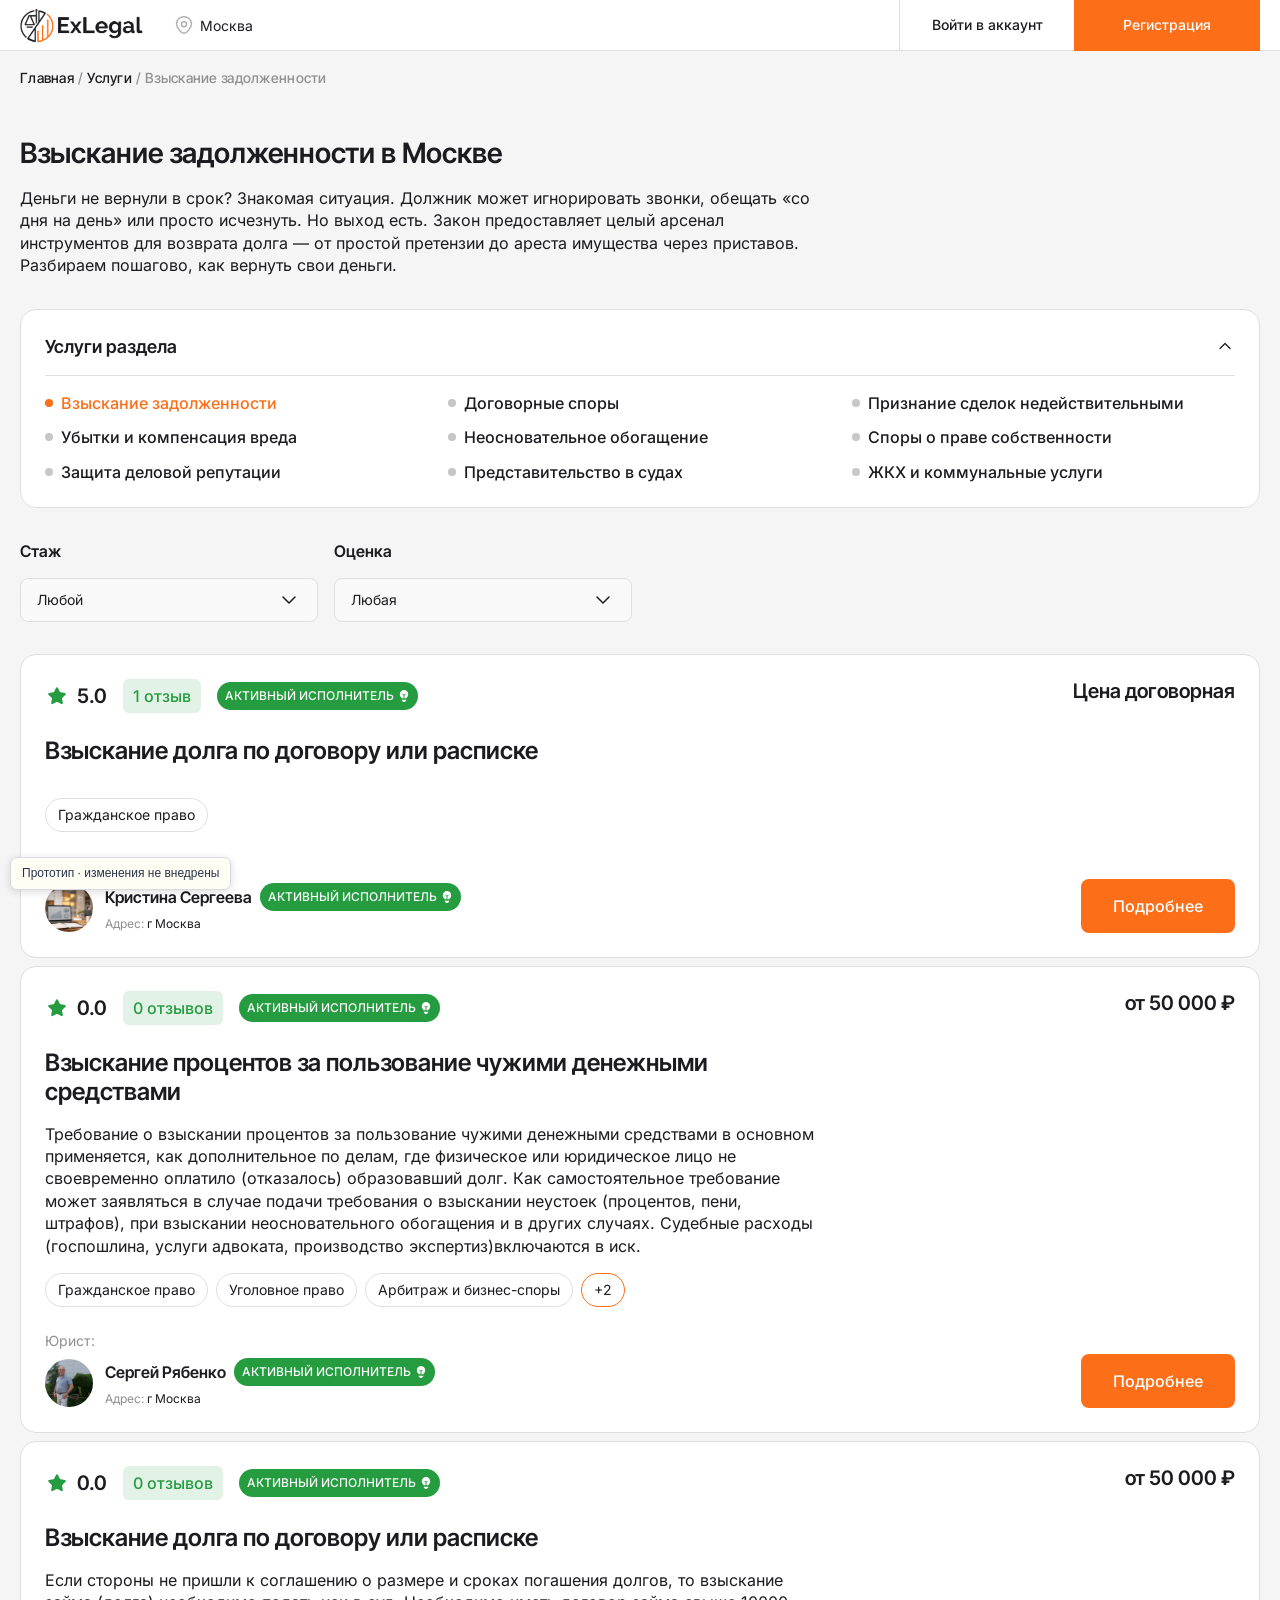
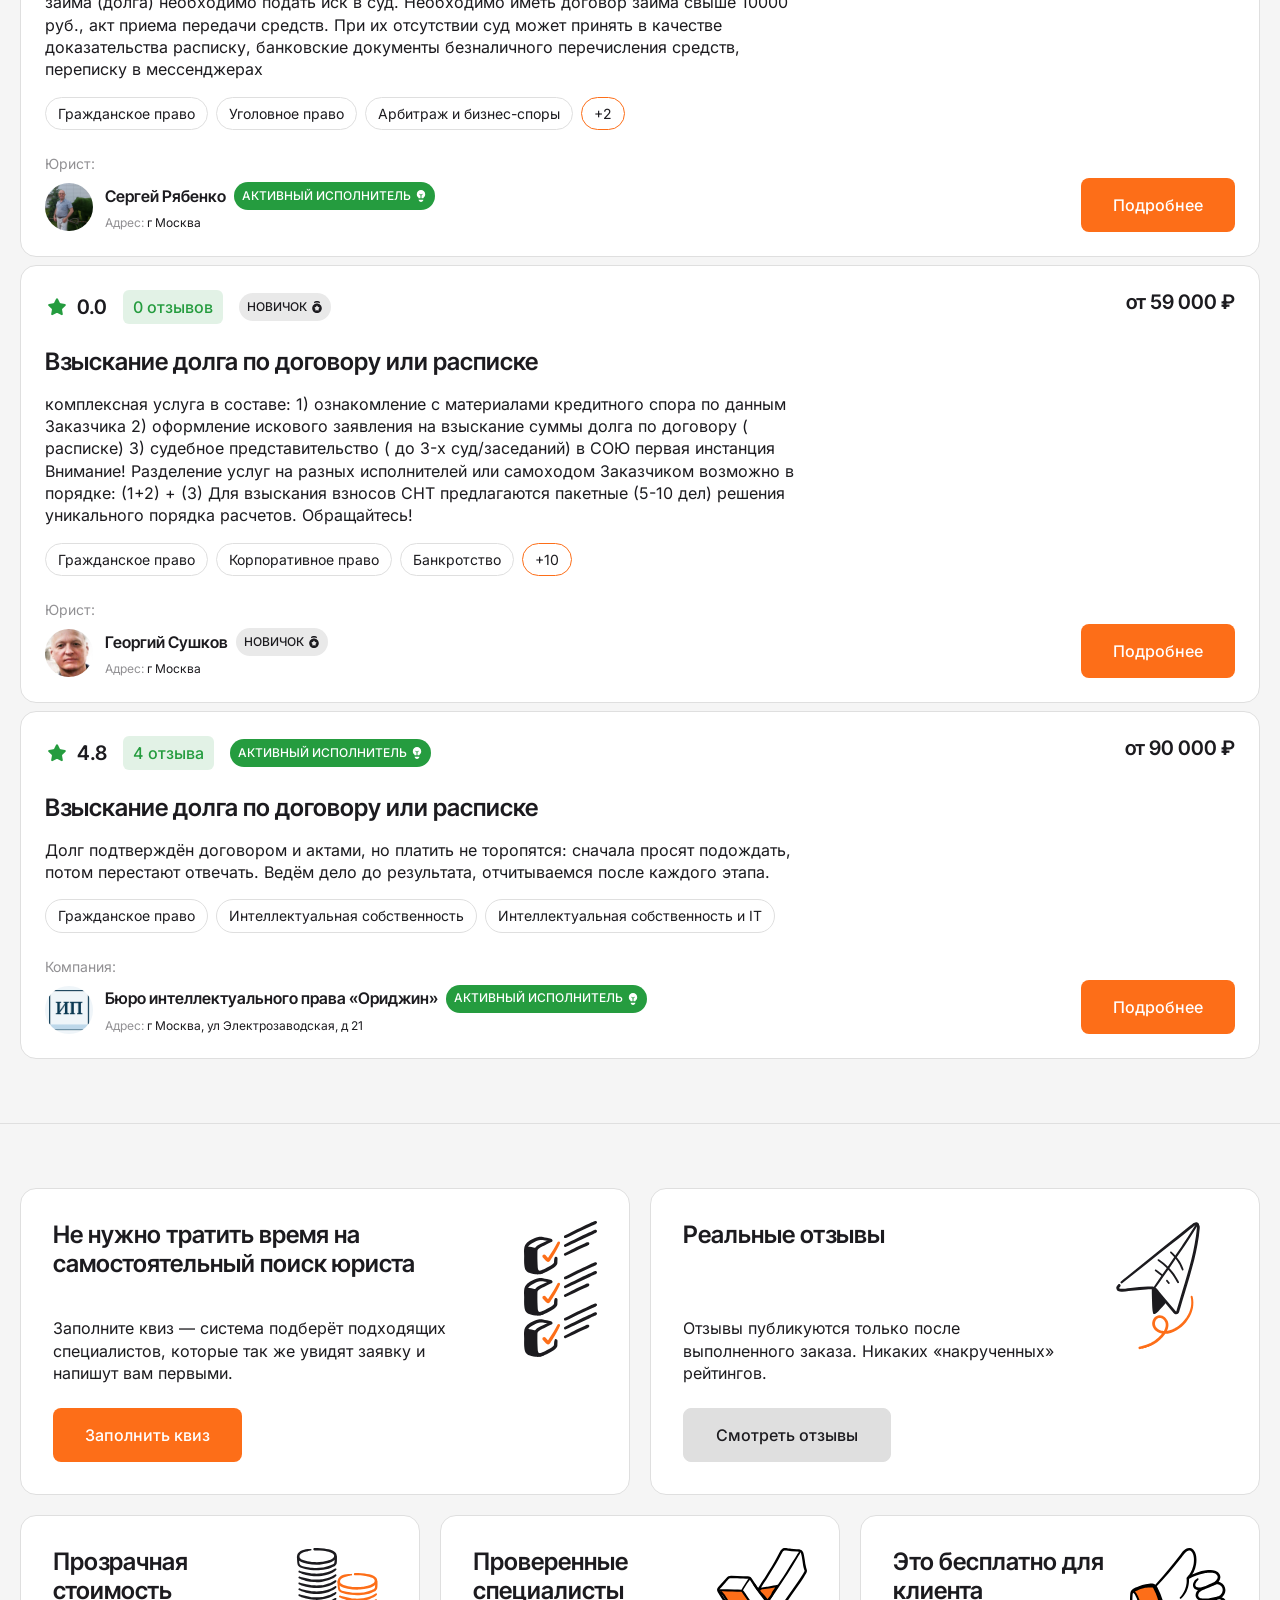
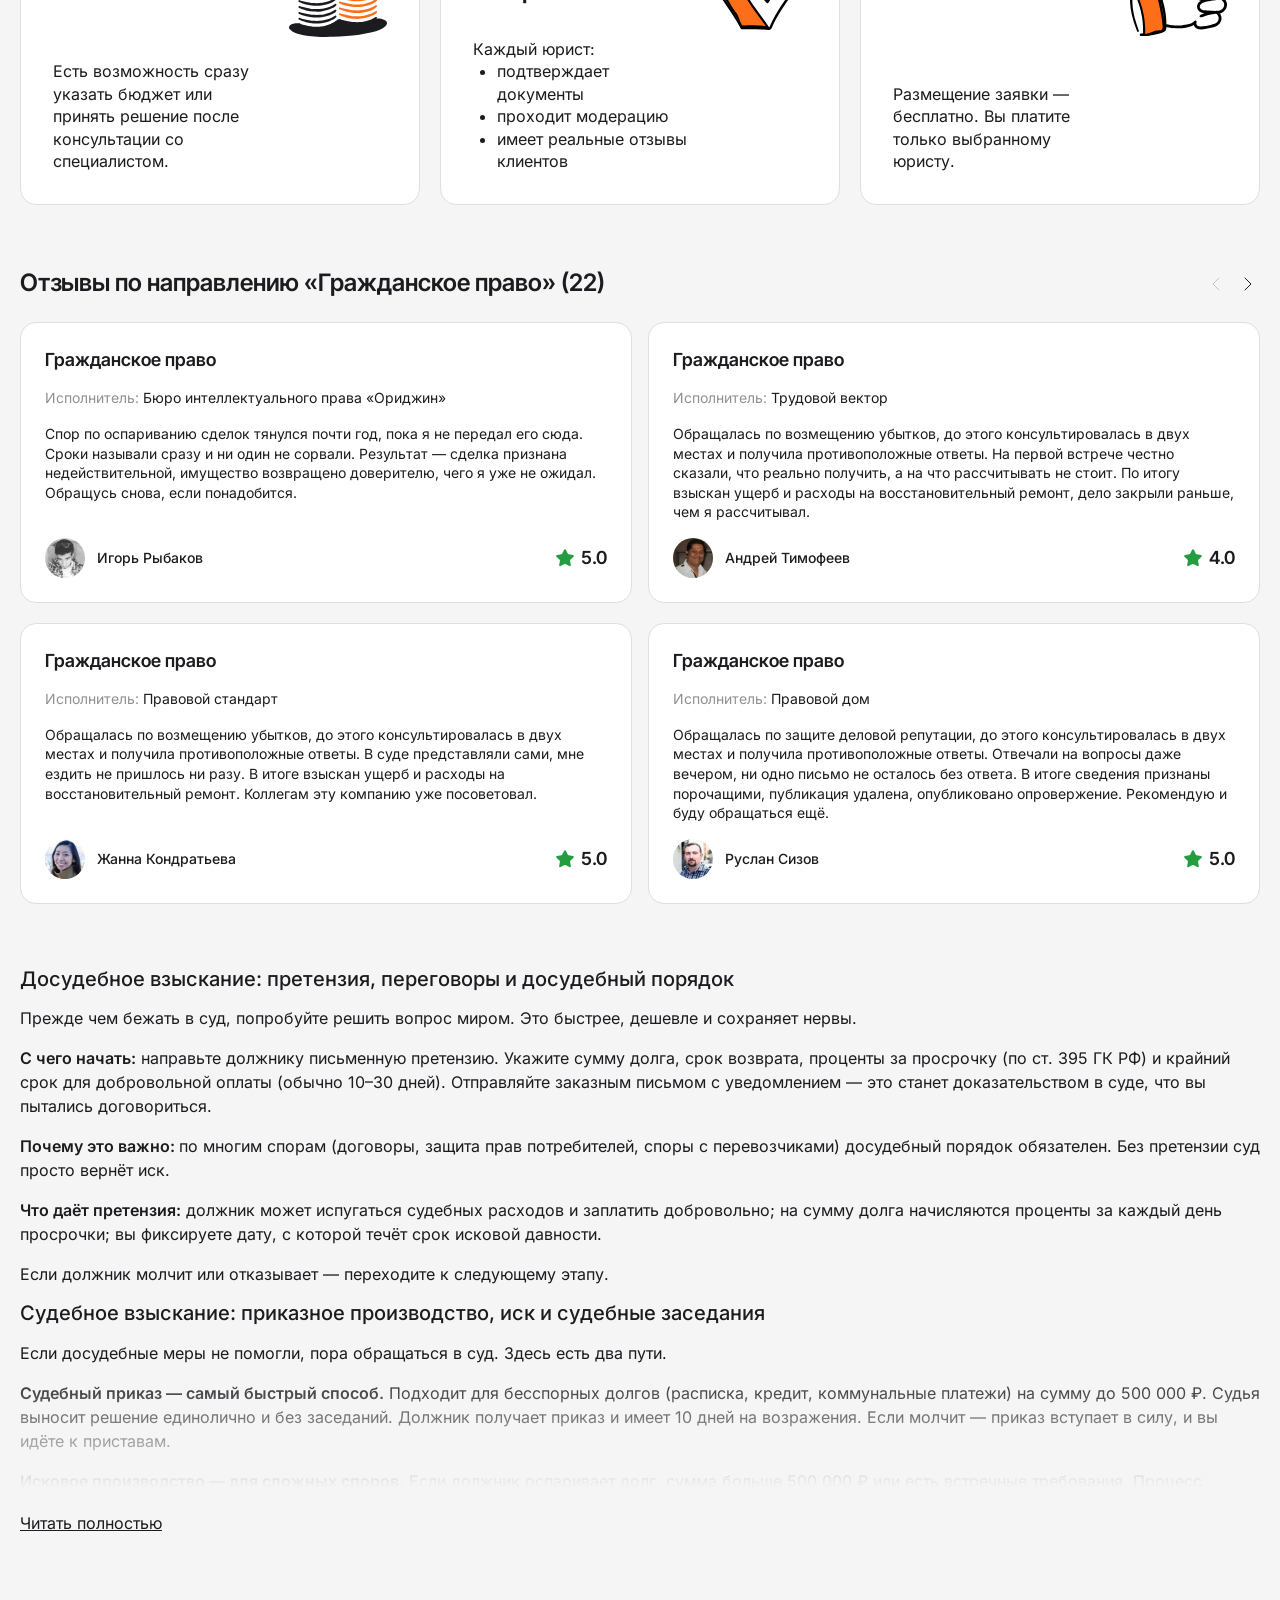
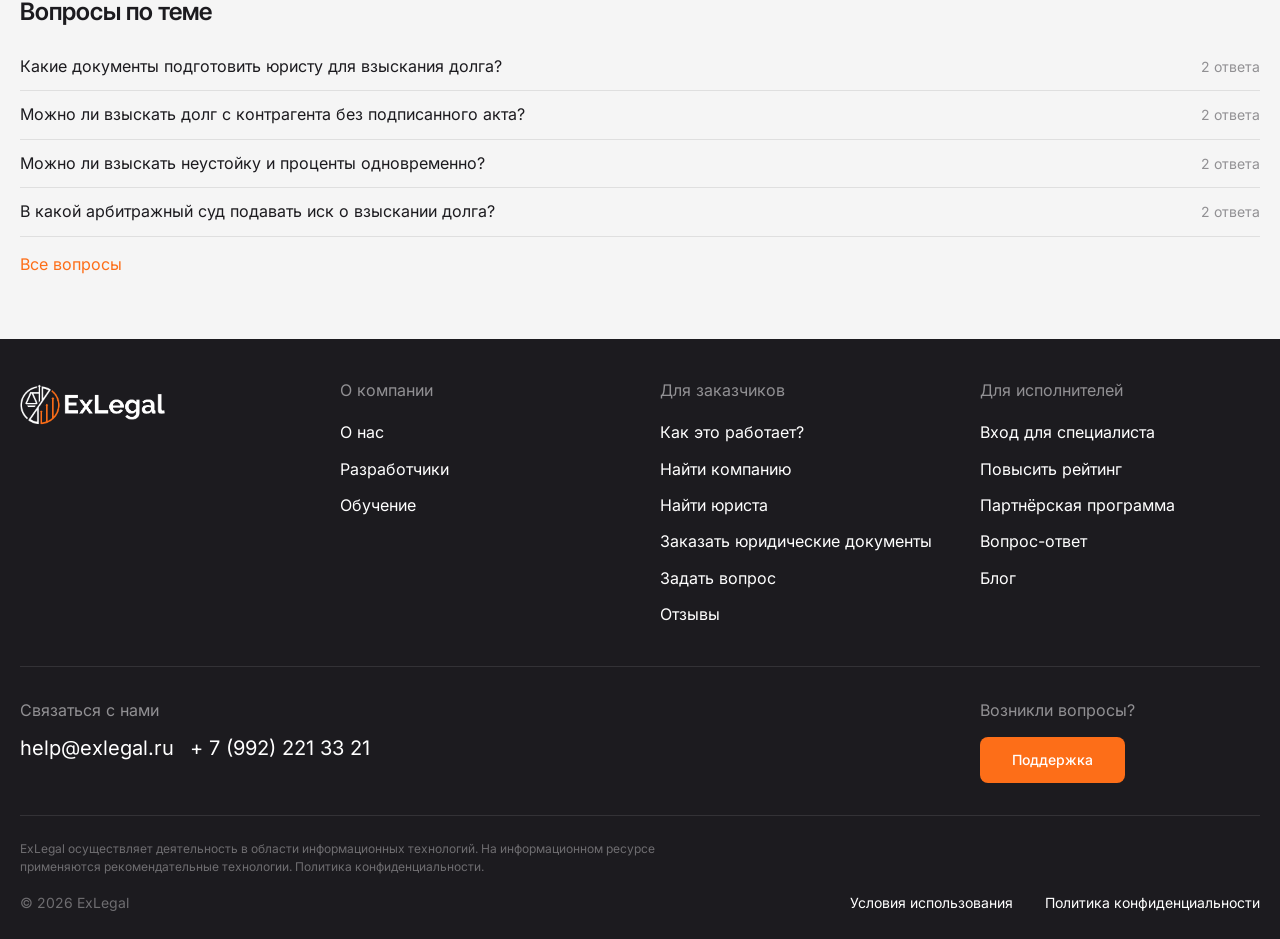
<file: content/combined-after.html>
<!doctype html>
<html><head><meta charset="utf-8">
<meta name="viewport" content="width=device-width, initial-scale=1">
<title>Взыскание задолженности — юристы в Москве | Exlegal</title>


<link rel="stylesheet" href="assets/f8979237b0856b68.css">
<style>*,:after,:before{box-sizing:border-box;margin:0;padding:0}:root{--color-primary:#fd6e18;--color-primary-dark:#e45c0a;--color-primary-light:rgba(253,110,24,.1);--color-text:#1c1b1f;--color-text-secondary:#444;--color-text-muted:#919093;--color-text-disabled:#c6c6c6;--color-white:#fff;--color-bg:#f5f5f5;--color-bg-alt:#f4f4f4;--color-bg-card:#f9f9f9;--color-border:#dfdfdf;--color-border-light:#e9e9e9;--color-border-muted:#d7d7d7;--color-surface-primary:hsla(0,0%,87.5%,.5);--color-success:#259c3f;--color-success-light:rgba(37,156,63,.13);--color-error:#df393c;--color-error-light:rgba(224,25,53,.13);--color-neutral-light:rgba(28,27,31,.1);--color-purple:#8a38f5;--color-blue:#1861fd;--color-black:#000;--color-dark:var(--color-text);--color-muted:var(--color-text-muted);--font-base:"Inter",sans-serif;--font-tight:"Inter Tight",sans-serif;--text-h1:28px;--text-h3:20px;--text-h4:18px;--text-h5:16px;--text-body:16px;--text-small:14px;--lh-tight:120%;--lh-normal:140%;--fw-regular:400;--fw-medium:500;--fw-semibold:600;--radius-xs:5px;--radius-sm:6px;--radius-md:8px;--radius-lg:16px;--radius-full:360px;--shadow-card:0px 4px 24px 0px rgba(0,0,0,.1);--shadow-bottom:0px -4px 24px 0px rgba(0,0,0,.1);--space-1:4px;--space-2:8px;--space-3:12px;--space-4:16px;--space-5:20px;--space-6:24px;--space-8:32px;--space-10:40px;--space-12:48px;--space-16:64px;--btn-height-sm:40px;--btn-height-md:48px;--btn-height-lg:54px;--input-height:54px;--container-width:1280px}body{background-color:var(--color-bg);color:var(--color-text);font-family:var(--font-base);font-size:var(--text-body);line-height:var(--lh-normal);-webkit-font-smoothing:antialiased;-moz-osx-font-smoothing:grayscale}.container{margin:0 auto;max-width:var(--container-width);padding:0 20px;width:100%}</style>
<style>.profile-card{background:var(--color-white);border:1px solid var(--color-border);border-radius:var(--radius-lg);display:flex;flex-direction:column;gap:24px;padding:32px;scroll-margin-top:24px}.profile-card__title{color:var(--color-text);font-family:var(--font-tight);font-size:var(--text-h3);font-weight:var(--fw-semibold);line-height:var(--lh-tight);white-space:nowrap}.profile-card__save{align-self:flex-start;background:var(--color-primary);border:none;border-radius:var(--radius-md);color:var(--color-white);cursor:pointer;font-family:var(--font-base);font-size:var(--text-body);font-weight:var(--fw-medium);height:54px;transition:opacity .15s;width:197px}.profile-card__save:hover{opacity:.88}.profile-card__save:disabled{background:var(--color-border);color:var(--color-text-muted);cursor:not-allowed;opacity:1}.profile-card__actions{align-items:center;display:flex;gap:16px}.profile-card__saved{color:var(--color-success,#22c55e)}.profile-card__error,.profile-card__saved{font-family:var(--font-base);font-size:var(--text-small)}.profile-card__error{color:var(--color-error,#ef4444)}.profile-field{display:flex;flex-direction:column;gap:8px;width:100%}.profile-field__label{font-size:var(--text-small);font-weight:var(--fw-regular);line-height:var(--lh-normal)}.profile-field__input,.profile-field__label{color:var(--color-text);font-family:var(--font-base)}.profile-field__input{background:var(--color-bg-card);border:1px solid var(--color-border);border-radius:var(--radius-md);font-size:var(--text-body);height:54px;outline:none;padding:0 20px;transition:border-color .15s;width:100%}.profile-field__input:focus{border-color:var(--color-primary)}.profile-field__input::-moz-placeholder{color:var(--color-text-muted)}.profile-field__input::placeholder{color:var(--color-text-muted)}.profile-skeleton{display:flex;flex:1;flex-direction:column;gap:16px}.profile-skeleton__card{animation:skeleton-pulse 1.8s ease-in-out infinite;background:var(--color-white);border:1px solid var(--color-border);border-radius:var(--radius-md);height:120px}@keyframes skeleton-pulse{0%,to{opacity:.6}50%{opacity:1}}.profile-load-error{background:var(--color-white);border:1px solid var(--color-border);border-radius:var(--radius-md);color:var(--color-error,#ef4444);font-family:var(--font-base);font-size:var(--text-body);padding:24px}.fade-enter-active,.fade-leave-active{transition:opacity .25s ease}.fade-enter-from,.fade-leave-to{opacity:0}@media(max-width:767px){.profile-card{border-radius:16px;margin:0 16px;padding:24px}.profile-card__title{font-size:20px;line-height:1.2;white-space:normal}.profile-card__save{width:100%}.profile-card__save,.profile-field__input{border-radius:8px;height:50px}}</style>
<style>.services-section-title{color:var(--color-text);font-family:var(--font-tight);font-size:24px;font-weight:var(--fw-semibold);line-height:var(--lh-tight);margin:0}.services-section-head{align-items:center;display:flex;gap:16px;justify-content:space-between}.services-arrows{align-items:center;display:flex;gap:8px}.services-arrow{align-items:center;background:none;border:none;color:var(--color-text);cursor:pointer;display:inline-flex;height:24px;justify-content:center;padding:0;transition:color .15s;width:24px}.services-arrow:disabled{color:var(--color-text-disabled);cursor:default}.services-arrow:not(:disabled):hover{color:var(--color-primary)}.services-more-btn{align-items:center;background:var(--color-border);border:1px solid var(--color-border);border-radius:var(--radius-md);color:var(--color-text);cursor:pointer;display:inline-flex;font-family:var(--font-base);font-size:var(--text-body);font-weight:var(--fw-medium);height:var(--btn-height-lg);justify-content:center;padding:0 32px;text-decoration:none;transition:opacity .15s;white-space:nowrap}.services-more-btn:hover{opacity:.85}@media(max-width:767px){.services-section-title{font-size:20px}.services-more-btn{height:50px;width:100%}}</style>
<style>.notifications[data-v-bbe35b02]{flex-shrink:0;position:relative}.notifications[data-v-bbe35b02],.notifications__cell[data-v-bbe35b02]{align-items:center;display:flex;height:51px}.notifications__cell[data-v-bbe35b02]{background:none;border:none;border-left:1px solid var(--color-border);cursor:pointer;justify-content:center;padding:0;width:51px}.notifications__cell--open[data-v-bbe35b02]{background:var(--color-border-light)}.notifications__icon[data-v-bbe35b02]{height:30px;position:relative;width:30px}.notifications__bell[data-v-bbe35b02]{display:block;height:14.94px;left:8.33px;position:absolute;top:8.39px;width:13.33px}.notifications__badge[data-v-bbe35b02]{align-items:center;background:var(--color-success);border-radius:6px;color:var(--color-white);display:flex;font-family:var(--font-base);font-size:9px;font-weight:500;height:12px;justify-content:center;left:15px;line-height:1;min-width:12px;padding:0 3px;position:absolute;top:1px}.notifications__panel[data-v-bbe35b02]{background:var(--color-white);border:1px solid var(--color-border);border-radius:var(--radius-md);box-shadow:0 4px 12px #0000001a;display:flex;flex-direction:column;gap:8px;padding:8px;position:absolute;right:0;top:55px;width:450px;z-index:200}.notifications__empty[data-v-bbe35b02]{color:var(--color-text-muted);font-size:14px;padding:12px;text-align:center}.notifications__item[data-v-bbe35b02]{align-items:center;background:var(--color-surface-primary);border-radius:var(--radius-sm);display:flex;gap:16px;padding:12px;text-decoration:none;transition:background .15s}.notifications__item[data-v-bbe35b02]:hover{background:var(--color-border)}.notifications__dot[data-v-bbe35b02]{background:var(--color-success);border-radius:50%;flex-shrink:0;height:10px;width:10px}.notifications__body[data-v-bbe35b02]{display:flex;flex:1;flex-direction:column;gap:4px;min-width:0}.notifications__title[data-v-bbe35b02]{color:var(--color-text);font-family:var(--font-tight);font-size:16px;font-weight:600;overflow:hidden;text-overflow:ellipsis;white-space:nowrap}.notifications__row[data-v-bbe35b02]{align-items:flex-end;display:flex;gap:8px;justify-content:space-between}.notifications__text[data-v-bbe35b02]{color:var(--color-text);font-size:14px;overflow:hidden;text-overflow:ellipsis}.notifications__text[data-v-bbe35b02],.notifications__time[data-v-bbe35b02]{font-family:var(--font-base);line-height:1.4;white-space:nowrap}.notifications__time[data-v-bbe35b02]{color:var(--color-text-muted);flex-shrink:0;font-size:10px}.dropdown-enter-active[data-v-bbe35b02],.dropdown-leave-active[data-v-bbe35b02]{transition:opacity .15s ease,transform .15s ease}.dropdown-enter-from[data-v-bbe35b02],.dropdown-leave-to[data-v-bbe35b02]{opacity:0;transform:translateY(-4px)}@media(max-width:768px){.notifications__panel[data-v-bbe35b02]{left:0;position:fixed;right:0;top:59px;width:auto}}.notifications__read-all[data-v-bbe35b02]{background:none;border:none;color:var(--color-text);cursor:pointer;font-family:var(--font-base);font-size:var(--text-small);line-height:var(--lh-normal);padding:4px 0;text-align:center;transition:color .15s}.notifications__read-all[data-v-bbe35b02]:hover{color:var(--color-primary)}</style>
<style>.ui-btn{align-items:center;border:none;border-radius:var(--radius-md);cursor:pointer;display:inline-flex;font-family:var(--font-base);font-size:var(--text-btn);font-weight:var(--fw-medium);gap:8px;justify-content:center;padding:0 24px;text-decoration:none;transition:opacity .15s;white-space:nowrap}.ui-btn--lg{height:var(--btn-height-lg)}.ui-btn--md{height:var(--btn-height-md)}.ui-btn--sm{font-size:var(--text-small);height:var(--btn-height-sm)}.ui-btn--primary{background:var(--color-primary);color:var(--color-white)}.ui-btn--secondary{background:#efeef0;color:var(--color-text)}.ui-btn--ghost{background:transparent;border:1px solid var(--color-border);color:var(--color-text)}</style>
<style>.ui-btn[data-v-800ad1cf]:hover{opacity:.85}.ui-btn.ui-btn--disabled[data-v-800ad1cf]{background:var(--color-border);color:var(--color-text-muted);cursor:not-allowed;pointer-events:none}.ui-btn.ui-btn--loading[data-v-800ad1cf]{cursor:default;opacity:.5;pointer-events:none}.ui-btn__spinner[data-v-800ad1cf]{animation:spin-800ad1cf .6s linear infinite;border:2px solid hsla(0,0%,100%,.3);border-radius:50%;border-top-color:#fff;height:18px;width:18px}.ui-btn--ghost .ui-btn__spinner[data-v-800ad1cf],.ui-btn--secondary .ui-btn__spinner[data-v-800ad1cf]{border-color:#00000026;border-top-color:var(--color-text)}@keyframes spin-800ad1cf{to{transform:rotate(1turn)}}</style>
<style>.city-confirm[data-v-8c9729f4]{background:var(--color-white);border:1px solid var(--color-border);border-radius:16px;box-shadow:0 8px 24px #1c1b1f1f;display:flex;flex-direction:column;gap:16px;padding:20px;width:320px}.city-confirm__title[data-v-8c9729f4]{color:#1c1b1f;font-family:var(--font-tight);font-size:18px;font-weight:600;line-height:1.3;margin:0}.city-confirm__actions[data-v-8c9729f4]{display:flex;gap:8px}.city-confirm__actions[data-v-8c9729f4]>*{flex:1}@media(max-width:767px){.city-confirm[data-v-8c9729f4]{width:100%}}</style>
<style>.city-popup-overlay[data-v-1a1dd25e]{align-items:center;background:#00000080;display:flex;inset:0;justify-content:center;padding:16px;position:fixed;z-index:200}.city-popup[data-v-1a1dd25e]{background:#fff;border:1px solid #dfdfdf;border-radius:16px;display:flex;flex-direction:column;gap:24px;max-width:630px;padding:32px;width:100%}.city-popup__head[data-v-1a1dd25e]{align-items:flex-start;display:flex;gap:16px;justify-content:space-between}.city-popup__title[data-v-1a1dd25e]{color:#1c1b1f;font-family:Inter Tight,sans-serif;font-size:24px;font-weight:600;line-height:1.2;margin:0}.city-popup__close[data-v-1a1dd25e]{align-items:center;background:none;border:none;color:#1c1b1f;cursor:pointer;display:flex;height:32px;justify-content:center;padding:0;transition:opacity .15s;width:32px}.city-popup__close[data-v-1a1dd25e]:hover{opacity:.7}.city-popup__search[data-v-1a1dd25e]{align-items:center;background:#f9f9f9;border:1px solid rgba(145,144,147,.7);border-radius:8px;display:flex;gap:8px;min-height:44px;padding:10px 16px}.city-popup__search input[data-v-1a1dd25e]{background:none;border:none;color:#1c1b1f;flex:1;font-family:inherit;font-size:14px;line-height:1.4;min-width:0;outline:none}.city-popup__search input[data-v-1a1dd25e]::-moz-placeholder{color:#919093b3}.city-popup__search input[data-v-1a1dd25e]::placeholder{color:#919093b3}.city-popup__search input[data-v-1a1dd25e]::-webkit-search-cancel-button{display:none}.city-popup__list[data-v-1a1dd25e]{margin:0 -32px;max-height:357px;overflow-y:auto}.city-popup__list[data-v-1a1dd25e]::-webkit-scrollbar{width:4px}.city-popup__list[data-v-1a1dd25e]::-webkit-scrollbar-track{background:transparent}.city-popup__list[data-v-1a1dd25e]::-webkit-scrollbar-thumb{background:#dfdfdf;border-radius:4px}.city-popup__list[data-v-1a1dd25e]{scrollbar-color:#dfdfdf transparent;scrollbar-width:thin}.city-popup__item[data-v-1a1dd25e]{align-items:center;background:none;border:none;color:#1c1b1f;cursor:pointer;display:flex;font-family:inherit;font-size:14px;height:51px;line-height:1.4;padding:0 32px;position:relative;text-align:left;width:100%}.city-popup__item[data-v-1a1dd25e]:after{bottom:0}.city-popup__item[data-v-1a1dd25e]:after,.city-popup__item[data-v-1a1dd25e]:first-child:before{background:#dfdfdf;content:"";height:1px;left:32px;position:absolute;right:32px}.city-popup__item[data-v-1a1dd25e]:first-child:before{top:0}.city-popup__item--current[data-v-1a1dd25e],.city-popup__item[data-v-1a1dd25e]:hover{background:var(--color-surface-primary)}.city-popup__empty[data-v-1a1dd25e]{color:#919093;font-size:14px;line-height:1.4;margin:0;padding:16px 32px}@media(max-width:767px){.city-popup[data-v-1a1dd25e]{gap:16px;padding:20px 16px}.city-popup__title[data-v-1a1dd25e]{font-size:20px}.city-popup__list[data-v-1a1dd25e]{margin:0 -16px;max-height:60vh}.city-popup__item[data-v-1a1dd25e]{padding:0 16px}.city-popup__item[data-v-1a1dd25e]:after,.city-popup__item[data-v-1a1dd25e]:first-child:before{left:16px;right:16px}.city-popup__empty[data-v-1a1dd25e]{padding:16px}}</style>
<style>.header[data-v-21a440d3]{background:var(--color-white);border-bottom:1px solid var(--color-border);height:51px;position:sticky;top:0;z-index:100}.header__inner[data-v-21a440d3]{height:100%}.header__inner[data-v-21a440d3],.header__logo[data-v-21a440d3]{align-items:center;display:flex}.header__logo[data-v-21a440d3]{flex-shrink:0;text-decoration:none}.header__logo-img[data-v-21a440d3]{display:block;height:43px;width:126px}.header__location[data-v-21a440d3]{align-items:center;background:none;border:none;color:var(--color-dark);cursor:pointer;display:flex;flex-shrink:0;font-family:inherit;font-size:14px;font-weight:400;gap:6px;margin-left:28px;padding:0;transition:opacity .15s}.header__location[data-v-21a440d3]:hover{opacity:.7}.header__city-confirm[data-v-21a440d3]{left:0;pointer-events:none;position:absolute;right:0;top:calc(100% + 8px)}.header__city-confirm .container[data-v-21a440d3]{display:flex}.header__city-confirm[data-v-21a440d3] .city-confirm{pointer-events:auto}.header__city-row[data-v-21a440d3]{background:var(--color-bg);display:none;padding-top:16px}.header__location--mobile[data-v-21a440d3]{margin-left:0}.header__auth[data-v-21a440d3]{align-items:center;display:flex;margin-left:auto}.header__auth--mobile[data-v-21a440d3]{display:none}.header__btn[data-v-21a440d3]{align-items:center;cursor:pointer;display:flex;font-family:var(--font-base);font-size:14px;font-weight:500;height:51px;justify-content:center;line-height:1.4;text-decoration:none;transition:opacity .15s;white-space:nowrap}.header__btn[data-v-21a440d3]:hover{opacity:.8}.header__btn--secondary[data-v-21a440d3]{background:transparent;border:none;border-left:1px solid var(--color-border);border-right:1px solid var(--color-border);color:var(--color-dark);margin-right:-1px;width:176px}.header__btn--primary[data-v-21a440d3]{background:var(--color-primary);border:none;color:var(--color-white);width:186px}.header__nav[data-v-21a440d3]{margin-left:auto}.header__nav[data-v-21a440d3],.header__tab[data-v-21a440d3]{align-items:center;display:flex}.header__tab[data-v-21a440d3]{background:transparent;border:none;border-left:1px solid var(--color-border);color:var(--color-dark);cursor:pointer;font-family:var(--font-base);font-size:14px;font-weight:500;height:51px;justify-content:center;margin-right:-1px;padding:0;position:relative;text-decoration:none;transition:opacity .15s;-webkit-user-select:none;-moz-user-select:none;user-select:none;white-space:nowrap;width:125px}.header__tab--services:hover>span[data-v-21a440d3],.header__tab--services:hover>svg[data-v-21a440d3],.header__tab[data-v-21a440d3]:not(.header__tab--services):hover{opacity:.7}.header__tab--services--open[data-v-21a440d3]{background:#e9e9e9}.header__tab--last[data-v-21a440d3],.header__tab[data-v-21a440d3]:last-child{border-right:1px solid var(--color-border)}.header__tab.router-link-active[data-v-21a440d3]:after{background:var(--color-primary);border-radius:4px 4px 0 0;bottom:0;content:"";height:4px;left:1px;position:absolute;right:0}.header__tab--services[data-v-21a440d3]{cursor:default;gap:8px}.header__dropdown[data-v-21a440d3]{background:#fff;border:1px solid var(--color-border);border-radius:var(--radius-md);box-shadow:0 4px 12px #0000001a;padding:8px;position:absolute;top:55px;width:228px;z-index:200}.header__dropdown[data-v-21a440d3]:before{background:transparent;content:"";height:4px;left:0;pointer-events:auto;position:absolute;right:0;top:-4px}.header__dropdown--left[data-v-21a440d3]{left:0}.header__dropdown--right[data-v-21a440d3]{right:0}.header__dropdown--user[data-v-21a440d3]{border-radius:16px;right:0;width:228px}.header__dropdown--user .header__dropdown-item[data-v-21a440d3]{height:40px}.header__dropdown-item[data-v-21a440d3]{align-items:center;background:transparent;border:none;border-radius:7px;color:var(--color-dark);cursor:pointer;display:flex;font-family:var(--font-base);font-size:14px;font-weight:400;gap:10px;height:42px;justify-content:space-between;line-height:1.4;padding:6px 12px;text-align:left;text-decoration:none;transition:background .15s;width:100%}.header__dropdown-item[data-v-21a440d3]:hover{background:var(--color-border);border-radius:7px}.header__dropdown-item--logout[data-v-21a440d3]{color:#df393c}.header__user[data-v-21a440d3]{border-left:1px solid var(--color-border);cursor:default;flex-shrink:0;height:51px;padding:0 20px;position:relative}.header__user[data-v-21a440d3],.header__user-link[data-v-21a440d3]{align-items:center;display:flex;gap:8px}.header__user-link[data-v-21a440d3]{color:inherit;text-decoration:none}a.header__user-link[data-v-21a440d3]{cursor:pointer}.header__username[data-v-21a440d3]{color:var(--color-dark);font-family:var(--font-base);font-size:14px;font-weight:500;max-width:105px;overflow:hidden;text-overflow:ellipsis;white-space:nowrap}.header__chevron-icon[data-v-21a440d3]{color:var(--color-dark);flex-shrink:0;margin-left:auto}.header__avatar[data-v-21a440d3]{align-items:center;background:var(--color-primary);border-radius:50%;color:var(--color-white);display:flex;flex-shrink:0;font-family:var(--font-tight);font-size:13px;font-weight:600;height:40px;justify-content:center;text-transform:uppercase;width:40px}.header__avatar--sm[data-v-21a440d3]{font-size:12px;height:39px;width:39px}.header__avatar-img[data-v-21a440d3]{border-radius:50%;display:block;height:100%;-o-object-fit:cover;object-fit:cover;width:100%}.header__mobile-right[data-v-21a440d3]{align-items:center;display:none;height:51px;margin-left:auto}.header__avatar-btn[data-v-21a440d3]{align-items:center;background:none;border:none;border-left:1px solid var(--color-border);cursor:pointer;display:flex;gap:8px;height:51px;padding:0 16px}.header__mobile-user-wrap[data-v-21a440d3]{align-items:center;display:flex;height:51px;position:relative}.header__dropdown--mobile-user[data-v-21a440d3]{border-radius:16px;left:auto;right:0;top:55px;width:242px}.mobile-user-menu__backdrop[data-v-21a440d3]{inset:0;position:fixed;z-index:150}.header__burger[data-v-21a440d3]{align-items:center;background:none;border:none;border-left:1px solid var(--color-border);cursor:pointer;display:flex;flex-shrink:0;height:51px;justify-content:center;padding:0 14px}.mobile-menu[data-v-21a440d3]{background:var(--color-bg);display:flex;flex-direction:column;height:100%;left:0;overflow-y:auto;position:fixed;top:0;width:100%;z-index:200}.mobile-menu__header[data-v-21a440d3]{background:var(--color-white);border-bottom:1px solid var(--color-border);flex-shrink:0;height:51px;justify-content:space-between;padding:0 0 0 16px}.mobile-menu__close[data-v-21a440d3],.mobile-menu__header[data-v-21a440d3],.mobile-menu__header-right[data-v-21a440d3]{align-items:center;display:flex}.mobile-menu__close[data-v-21a440d3]{background:none;border:none;border-left:1px solid var(--color-border);cursor:pointer;height:51px;justify-content:center;padding:0 14px}.mobile-menu__body[data-v-21a440d3]{flex:1;overflow-y:auto}.mobile-menu__location[data-v-21a440d3]{align-items:center;background:none;border:none;color:var(--color-muted);cursor:pointer;display:flex;font-family:var(--font-base);font-size:14px;font-weight:400;gap:6px;padding:10px 16px;text-align:left;width:100%}.mobile-menu__nav[data-v-21a440d3]{display:flex;flex-direction:column}.mobile-menu__nav-item[data-v-21a440d3]{border-bottom:1px solid var(--color-border);color:var(--color-dark);display:block;font-family:var(--font-tight);font-size:20px;font-weight:600;line-height:1.2;padding:16px;text-decoration:none;transition:color .15s}.mobile-menu__nav-item--main-open[data-v-21a440d3]{border-top:1px solid var(--color-border)}.mobile-menu__nav-item[data-v-21a440d3]:hover{color:var(--color-primary)}.mobile-menu__nav-item--first[data-v-21a440d3]{border-top:1px solid var(--color-border)}.mobile-menu__nav-item--sub[data-v-21a440d3]{border-bottom:none;font-family:var(--font-tight);font-size:20px;font-weight:600;line-height:1.2;padding:8px 16px}.mobile-menu__section[data-v-21a440d3]{display:flex;flex-direction:column}.mobile-menu__section--gap[data-v-21a440d3]{margin-top:20px}.mobile-menu__section-toggle[data-v-21a440d3]{align-items:center;background:none;border:none;border-bottom:1px solid var(--color-border);color:var(--color-dark);cursor:pointer;display:flex;font-family:var(--font-tight);font-size:20px;font-weight:600;justify-content:space-between;line-height:1.2;padding:16px;text-align:left;width:100%}.mobile-menu__section-toggle--first[data-v-21a440d3]{border-top:1px solid var(--color-border)}.mobile-menu__section-toggle--expanded[data-v-21a440d3]{border-bottom:none;color:#919093b3}.mobile-menu__section-chevron[data-v-21a440d3]{color:var(--color-dark);flex-shrink:0;transition:transform .2s ease}.mobile-menu__section-toggle--expanded .mobile-menu__section-chevron[data-v-21a440d3]{color:#919093b3}.mobile-menu__chevron--open[data-v-21a440d3]{transform:rotate(180deg)}.mobile-menu__subnav[data-v-21a440d3]{display:flex;flex-direction:column}.mobile-menu__subnav .mobile-menu__nav-item[data-v-21a440d3]:first-child{border-top:none}.mobile-menu__footer[data-v-21a440d3]{background:var(--color-bg);flex-shrink:0;padding:20px 32px}.mobile-menu__logout[data-v-21a440d3]{background:none;border:none;color:var(--color-dark);cursor:pointer;font-family:var(--font-tight);font-size:16px;font-weight:500;padding:0;transition:opacity .15s}.mobile-menu__logout[data-v-21a440d3]:hover{opacity:.7}.mobile-menu__backdrop[data-v-21a440d3]{background:#0006;inset:0;position:fixed;z-index:199}.mobile-menu-enter-active[data-v-21a440d3],.mobile-menu-leave-active[data-v-21a440d3]{transition:transform .3s ease,opacity .3s ease}.mobile-menu-enter-from[data-v-21a440d3],.mobile-menu-leave-to[data-v-21a440d3]{opacity:0;transform:translate(-100%)}.backdrop-enter-active[data-v-21a440d3],.backdrop-leave-active[data-v-21a440d3]{transition:opacity .3s ease}.backdrop-enter-from[data-v-21a440d3],.backdrop-leave-to[data-v-21a440d3]{opacity:0}.dropdown-enter-active[data-v-21a440d3],.dropdown-leave-active[data-v-21a440d3]{transition:opacity .15s ease,transform .15s ease}.dropdown-enter-from[data-v-21a440d3],.dropdown-leave-to[data-v-21a440d3]{opacity:0;transform:translateY(-4px)}@media(max-width:768px){.header__logo-img[data-v-21a440d3]{height:37px;width:108px}.header[data-v-21a440d3]{height:auto}.header__inner[data-v-21a440d3]{height:51px}.header__inner .header__notifications--desktop[data-v-21a440d3],.header__location--desktop[data-v-21a440d3]{display:none}.header__city-row[data-v-21a440d3]{display:block}.header__auth--desktop[data-v-21a440d3],.header__nav--desktop[data-v-21a440d3],.header__user--desktop[data-v-21a440d3]{display:none}.header__mobile-right[data-v-21a440d3]{display:flex}.header__auth--mobile[data-v-21a440d3]{display:flex;margin-left:auto}.header__auth--mobile .header__btn--secondary[data-v-21a440d3]{border-left:1px solid var(--color-border);border-right:1px solid var(--color-border);margin-right:-1px;width:66px}.header__auth--mobile .header__btn--primary[data-v-21a440d3]{width:122px}.header__inner[data-v-21a440d3]{padding-right:0}}</style>
<style>.footer[data-v-97918f0f]{background:var(--color-dark);color:var(--color-white);padding:40px 0 0}.footer__inner[data-v-97918f0f]{display:flex;flex-direction:column}.footer__logo[data-v-97918f0f]{display:block;margin-bottom:0;text-decoration:none}.footer__logo img[data-v-97918f0f]{display:block}.footer__grid[data-v-97918f0f]{border-bottom:1px solid hsla(0,0%,100%,.1);display:grid;gap:40px;grid-template-columns:repeat(4,1fr);padding-bottom:40px}.footer__col--logo[data-v-97918f0f]{align-items:flex-start;display:flex}.footer__col-title[data-v-97918f0f]{color:var(--color-muted);font-size:16px;font-weight:400;margin-bottom:20px}.footer__links[data-v-97918f0f]{display:flex;flex-direction:column;gap:14px;list-style:none}.footer__links a[data-v-97918f0f]{color:var(--color-white);font-size:16px;text-decoration:none;transition:color .15s}.footer__links a[data-v-97918f0f]:hover{color:var(--color-primary)}.footer__mobile[data-v-97918f0f]{display:none}.footer__contacts[data-v-97918f0f]{border-bottom:1px solid hsla(0,0%,100%,.1);display:grid;gap:40px;grid-template-columns:repeat(4,1fr);padding:32px 0}.footer__contacts-block--wide[data-v-97918f0f]{grid-column:span 3}.footer__contacts-label[data-v-97918f0f]{color:var(--color-muted);font-size:16px;font-weight:400;margin-bottom:16px}.footer__contact-info[data-v-97918f0f]{align-items:center;display:flex;flex-wrap:nowrap;gap:16px}.footer__contact-link[data-v-97918f0f]{color:var(--color-white);font-size:20px;text-decoration:none;transition:color .15s;white-space:nowrap}.footer__contact-link[data-v-97918f0f]:hover{color:var(--color-primary)}.footer__support-btn[data-v-97918f0f]{align-items:center;background:var(--color-primary);border-radius:8px;color:var(--color-white);display:inline-flex;font-size:14px;font-weight:500;justify-content:center;padding:12px 32px;text-decoration:none;transition:opacity .15s}.footer__support-btn[data-v-97918f0f]:hover{opacity:.9}.footer__support-btn--wide[data-v-97918f0f]{display:none}.footer__bottom[data-v-97918f0f]{padding:24px 0}.footer__legal-text[data-v-97918f0f]{color:#919093b3;font-size:12px;line-height:1.5;margin-bottom:16px;max-width:680px}.footer__bottom-row[data-v-97918f0f]{align-items:center;display:flex;justify-content:space-between}.footer__copyright[data-v-97918f0f]{color:#919093b3;font-size:14px}.footer__legal[data-v-97918f0f]{display:flex;gap:32px}.footer__legal a[data-v-97918f0f]{color:var(--color-white);font-size:14px;text-decoration:none;transition:color .15s}.footer__legal a[data-v-97918f0f]:hover{color:var(--color-primary)}@media(max-width:768px){.footer__contacts[data-v-97918f0f],.footer__grid[data-v-97918f0f]{display:none}.footer__mobile[data-v-97918f0f]{border-bottom:1px solid hsla(0,0%,100%,.1);display:flex;flex-direction:column;padding-bottom:24px}.footer__mobile .footer__logo[data-v-97918f0f]{margin-bottom:20px}.footer__mobile .footer__logo img[data-v-97918f0f]{height:37px;width:108px}.footer__support-btn--wide[data-v-97918f0f]{display:flex;font-size:16px;margin-bottom:8px;padding:16px;width:100%}.footer__accordion[data-v-97918f0f]{border-top:1px solid hsla(0,0%,100%,.1)}.footer__accordion-toggle[data-v-97918f0f]{align-items:center;background:none;border:none;color:var(--color-muted);cursor:pointer;display:flex;font-family:var(--font-base);font-size:14px;font-weight:400;justify-content:space-between;padding:16px 0;text-align:left;width:100%}.footer__chevron[data-v-97918f0f]{flex-shrink:0;transition:transform .2s}.footer__chevron--open[data-v-97918f0f]{transform:rotate(180deg)}.footer__accordion-links[data-v-97918f0f]{display:flex;flex-direction:column;gap:0;list-style:none;padding-bottom:8px}.footer__accordion-links li a[data-v-97918f0f]{color:var(--color-white);display:block;font-size:14px;padding:10px 0;text-decoration:none}.footer__mobile-contacts[data-v-97918f0f]{padding-top:24px}.footer__contact-link[data-v-97918f0f]{font-size:16px}.footer__bottom[data-v-97918f0f]{padding:16px 0}.footer__legal-text[data-v-97918f0f]{font-size:11px;margin-bottom:12px}.footer__bottom-row[data-v-97918f0f]{align-items:flex-start}.footer__bottom-row[data-v-97918f0f],.footer__legal[data-v-97918f0f]{flex-direction:column;gap:12px}}</style>
<style>.error-screen[data-v-5f1d0004]{background-color:var(--color-bg);display:flex;flex-direction:column;min-height:100vh}.error-screen__body[data-v-5f1d0004]{align-items:center;display:flex;flex:1;flex-direction:column;justify-content:center;padding:80px 20px;text-align:center}.error-screen__code[data-v-5f1d0004],.error-screen__title[data-v-5f1d0004]{color:var(--color-text);font-family:var(--font-tight);font-size:var(--text-h1);font-weight:var(--fw-semibold);line-height:var(--lh-tight)}.error-screen__title[data-v-5f1d0004]{margin-top:var(--space-2)}.error-screen__text[data-v-5f1d0004]{color:var(--color-text);font-weight:var(--fw-regular);line-height:var(--lh-normal);margin-top:var(--space-4)}.error-screen__btn[data-v-5f1d0004],.error-screen__text[data-v-5f1d0004]{font-family:var(--font-base);font-size:var(--text-body)}.error-screen__btn[data-v-5f1d0004]{align-items:center;background:var(--color-primary);border-radius:var(--radius-md);color:var(--color-white);display:inline-flex;font-weight:var(--fw-medium);height:var(--btn-height-lg);justify-content:center;margin-top:var(--space-8);padding:0 var(--space-8);text-decoration:none;transition:background-color .15s}.error-screen__btn[data-v-5f1d0004]:hover{background:var(--color-primary-dark)}@media(max-width:767px){.error-screen__body[data-v-5f1d0004]{padding:60px 16px}.error-screen__text[data-v-5f1d0004]{max-width:343px}.error-screen__btn[data-v-5f1d0004]{height:50px;margin-top:var(--space-6)}}</style>
<style>.breadcrumbs[data-v-84767f2c]{padding:16px 0}.breadcrumbs__inner[data-v-84767f2c]{align-items:center;display:flex;flex-wrap:wrap}.breadcrumbs__item[data-v-84767f2c]{align-items:center;color:var(--color-muted);display:inline-flex;font-family:var(--font-tight);font-size:14px;letter-spacing:.02em}.breadcrumbs__link[data-v-84767f2c]{color:var(--color-text);text-decoration:none;transition:color .15s}.breadcrumbs__current[data-v-84767f2c],.breadcrumbs__link[data-v-84767f2c]:hover{color:var(--color-text-muted)}.breadcrumbs__sep[data-v-84767f2c]{color:var(--color-muted);margin:0 4px}@media(max-width:768px){.breadcrumbs[data-v-84767f2c]{display:none}}</style>
<style>.page-loader[data-v-5d628057]{align-items:center;display:flex;flex:1;flex-direction:column;gap:16px;justify-content:center;min-height:60vh;padding:40px 16px}.page-loader__spinner[data-v-5d628057]{flex-shrink:0;height:82px;position:relative;width:82px}.page-loader__ring[data-v-5d628057]{animation:page-loader-spin-5d628057 1.2s linear infinite;height:82px;inset:0;position:absolute;width:82px}.page-loader__mark[data-v-5d628057]{height:65px;left:50%;position:absolute;top:50%;transform:translate(-50%,-50%);width:65px}.page-loader__text[data-v-5d628057]{color:var(--color-text);font-family:var(--font-base);font-size:var(--text-small);font-weight:var(--fw-regular);text-align:center}@keyframes page-loader-spin-5d628057{to{transform:rotate(1turn)}}@media(prefers-reduced-motion:reduce){.page-loader__ring[data-v-5d628057]{animation:none}}</style>
<style>.level-popup-overlay[data-v-2fc16e4f]{align-items:center;background:#00000080;display:flex;inset:0;justify-content:center;padding:16px;position:fixed;z-index:200}.level-popup[data-v-2fc16e4f]{align-items:center;background:var(--color-white);border:1px solid var(--color-border);border-radius:var(--radius-lg);display:flex;flex-direction:column;gap:16px;max-width:737px;padding:32px;position:relative;text-align:center;width:100%}.level-popup__close[data-v-2fc16e4f]{align-items:center;background:none;border:none;color:var(--color-text-muted);cursor:pointer;display:flex;height:32px;justify-content:center;position:absolute;right:32px;top:32px;width:32px}.level-popup__icon[data-v-2fc16e4f]{display:block;height:64px;width:64px}.level-popup__title[data-v-2fc16e4f]{color:var(--color-text);font-family:var(--font-tight);font-size:24px;font-weight:var(--fw-semibold);line-height:var(--lh-tight)}.level-popup__text[data-v-2fc16e4f]{color:var(--color-text);font-family:var(--font-base);font-size:var(--text-body);line-height:var(--lh-normal);max-width:629px}.level-popup__link[data-v-2fc16e4f]{color:inherit;text-decoration:underline}.level-popup__btn[data-v-2fc16e4f]{align-items:center;background:var(--color-primary);border-radius:var(--radius-md);color:var(--color-white);display:flex;font-family:var(--font-base);font-size:var(--text-body);font-weight:var(--fw-medium);height:54px;justify-content:center;margin-top:8px;text-decoration:none;width:273px}.level-popup__btn[data-v-2fc16e4f]:hover{background:var(--color-primary-dark)}@media(max-width:767px){.level-popup[data-v-2fc16e4f]{max-width:343px;padding:24px}.level-popup__close[data-v-2fc16e4f]{right:24px;top:23px}.level-popup__title[data-v-2fc16e4f]{font-size:18px;line-height:var(--lh-normal)}.level-popup__text[data-v-2fc16e4f]{font-size:var(--text-small)}.level-popup__btn[data-v-2fc16e4f]{height:50px;width:100%}}</style>
<style>.page-wrapper[data-v-b8044de8]{display:flex;flex-direction:column;min-height:100vh}.page-main[data-v-b8044de8]{flex:1}.page-main--loading[data-v-b8044de8]{display:flex;flex-direction:column}.page-content[data-v-b8044de8]{display:contents}.page-content--hidden[data-v-b8044de8]{display:none}</style>
<style>.service-page[data-v-89c04a61]{display:flex;flex-direction:column}.service-page>.service-page__advantages[data-v-89c04a61]{padding:32px 0 64px}.service-offers+.service-page__advantages[data-v-89c04a61]{padding-top:64px}.service-page__reviews[data-v-89c04a61]{padding-bottom:64px}@media(max-width:767px){.service-page__seo[data-v-89c04a61]{order:1}.service-page>.service-page__advantages[data-v-89c04a61]{padding:24px 0 32px}.service-offers+.service-page__advantages[data-v-89c04a61]{padding-top:32px}.service-page__reviews[data-v-89c04a61]{padding-bottom:32px}}</style>
<style>.service-hero[data-v-4c70c91c]{padding-top:32px}.service-hero__title[data-v-4c70c91c]{color:var(--color-text);font-family:var(--font-tight);font-size:var(--text-h1);font-weight:var(--fw-semibold);line-height:var(--lh-tight);margin:0}.service-hero__text[data-v-4c70c91c]{color:var(--color-text);font-size:var(--text-body);line-height:var(--lh-normal);margin:16px 0 0;max-width:800px}@media(max-width:767px){.service-hero[data-v-4c70c91c]{padding-top:16px}.service-hero__title[data-v-4c70c91c]{font-size:24px}}</style>
<style>.service-subcategories[data-v-4181e317]{padding-top:32px}.subcategories-card[data-v-4181e317]{background:var(--color-white);border:1px solid var(--color-border);border-radius:var(--radius-lg);display:flex;flex-direction:column;padding:24px}.subcategories-card__title[data-v-4181e317]{color:var(--color-text);font-family:var(--font-tight);font-size:var(--text-h4);font-weight:var(--fw-semibold);line-height:var(--lh-normal);margin:0}.subcategories-card__toggle[data-v-4181e317]{align-items:center;background:none;border:none;color:inherit;cursor:pointer;display:flex;font:inherit;gap:16px;justify-content:space-between;padding:0;text-align:left;width:100%}.subcategories-card__chevron[data-v-4181e317]{flex-shrink:0;transition:transform .2s}.subcategories-card__chevron--open[data-v-4181e317]{transform:rotate(180deg)}.subcategories-card__body[data-v-4181e317]{display:grid;grid-template-rows:1fr;transition:grid-template-rows .25s ease}.subcategories-card__body--collapsed[data-v-4181e317]{grid-template-rows:0fr}.subcategories-card__body-inner[data-v-4181e317]{min-height:0;overflow:hidden}.subcategories-card__body-content[data-v-4181e317]{display:flex;flex-direction:column;gap:16px;padding-top:16px}.subcategories-card__divider[data-v-4181e317]{background:var(--color-border);height:1px}.subcategories-card__list[data-v-4181e317]{display:grid;gap:12px 20px;grid-template-columns:repeat(3,1fr);list-style:none;margin:0;padding:0}.subcategories-card__item[data-v-4181e317]{align-items:center;display:flex;gap:8px}.subcategories-card__dot[data-v-4181e317]{background:var(--color-text-disabled);border-radius:50%;flex-shrink:0;height:8px;transition:background .15s;width:8px}.subcategories-card__link[data-v-4181e317]{color:var(--color-text);font-size:var(--text-body);font-weight:var(--fw-medium);text-decoration:none;transition:color .15s}.subcategories-card__item:not(.subcategories-card__item--current):hover .subcategories-card__dot[data-v-4181e317]{background:var(--color-primary)}.subcategories-card__item:not(.subcategories-card__item--current):hover .subcategories-card__link[data-v-4181e317]{color:var(--color-primary);text-decoration:underline}.subcategories-card__item--current .subcategories-card__dot[data-v-4181e317]{background:var(--color-primary)}.subcategories-card__item--current .subcategories-card__link[data-v-4181e317]{color:var(--color-primary);cursor:default}@media(prefers-reduced-motion:reduce){.subcategories-card__body[data-v-4181e317],.subcategories-card__chevron[data-v-4181e317]{transition:none}}@media(max-width:1100px){.subcategories-card__list[data-v-4181e317]{grid-template-columns:repeat(2,1fr)}}@media(max-width:767px){.service-subcategories[data-v-4181e317]{padding-top:24px}.subcategories-card[data-v-4181e317]{padding:16px}.subcategories-card__list[data-v-4181e317]{grid-template-columns:1fr}}</style>
<style>.service-offers[data-v-42322e2f]{border-bottom:1px solid var(--color-border);padding:32px 0 64px;scroll-margin-top:80px}.service-offers__filter-toggle[data-v-42322e2f]{align-items:center;background:var(--color-white);border:1px solid var(--color-border);border-radius:var(--radius-lg);color:var(--color-text);cursor:pointer;display:none;font-family:var(--font-base);font-size:var(--text-body);justify-content:space-between;padding:16px 24px;width:100%}.service-offers__filter-chevron[data-v-42322e2f]{transition:transform .2s}.service-offers__filter-chevron--open[data-v-42322e2f]{transform:rotate(180deg)}.service-offers__filter[data-v-42322e2f]{align-items:flex-start;display:flex;gap:16px}.service-offers__field[data-v-42322e2f]{display:flex;flex:1 1 calc(25% - 12px);flex-direction:column;gap:16px;max-width:calc(25% - 12px);min-width:0}.service-offers__label[data-v-42322e2f]{color:var(--color-text);font-family:var(--font-tight);font-size:var(--text-h5);font-weight:var(--fw-semibold)}.service-offers__field--rating[data-v-42322e2f] .ui-select__value:before{background:url(/icons/services/star.svg) 50%/contain no-repeat;content:"";display:inline-block;height:24px;margin-right:4px;vertical-align:middle;width:24px}.service-offers__cards[data-v-42322e2f]{display:flex;flex-direction:column;gap:8px;margin-top:32px}.service-offers__empty[data-v-42322e2f]{color:var(--color-text-muted);font-size:var(--text-body);margin:32px 0 0}.service-offers__pagination[data-v-42322e2f]{margin-top:32px}@media(max-width:1100px){.service-offers__filter[data-v-42322e2f]{flex-wrap:wrap}.service-offers__field[data-v-42322e2f]{flex:1 1 calc(50% - 8px);max-width:none}}@media(max-width:767px){.service-offers[data-v-42322e2f]{padding:24px 0}.service-offers__filter-toggle[data-v-42322e2f]{display:flex}.service-offers__filter[data-v-42322e2f]{display:none;flex-direction:column;margin-top:16px}.service-offers__filter--open[data-v-42322e2f]{display:flex}.service-offers__field[data-v-42322e2f]{flex:none;gap:8px;width:100%}.service-offers__cards[data-v-42322e2f]{margin-top:24px}.service-offers__pagination[data-v-42322e2f]{justify-content:center;margin-top:24px}}</style>
<style>.service-advantages__head[data-v-d4d314b6]{margin-bottom:24px}.service-advantages__lead[data-v-d4d314b6]{color:var(--color-text);font-size:var(--text-body);line-height:var(--lh-normal);margin-top:16px}.service-advantages__grid[data-v-d4d314b6]{display:grid;gap:20px;grid-template-columns:repeat(6,1fr)}.advantage-card[data-v-d4d314b6]{background:var(--color-white);border:1px solid var(--color-border);border-radius:var(--radius-lg);display:flex;flex-direction:column;gap:24px;grid-column:span 2;justify-content:space-between;min-height:290px;padding:32px}.advantage-card--wide[data-v-d4d314b6]{grid-column:span 3}.advantage-card__body[data-v-d4d314b6]{align-items:stretch;display:flex;flex:1;gap:24px;justify-content:space-between}.advantage-card__text[data-v-d4d314b6]{display:flex;flex-direction:column;min-width:0}.advantage-card__title[data-v-d4d314b6]{color:var(--color-text);font-family:var(--font-tight);font-size:24px;font-weight:var(--fw-semibold);line-height:var(--lh-tight);margin:0}.advantage-card__desc[data-v-d4d314b6],.advantage-card__list[data-v-d4d314b6]{color:var(--color-text);font-size:var(--text-body);line-height:var(--lh-normal);margin:0}.advantage-card__list[data-v-d4d314b6]{padding-left:24px}.advantage-card__text .advantage-card__desc[data-v-d4d314b6]{margin-top:auto;padding-top:24px}.advantage-card__icon[data-v-d4d314b6]{align-self:flex-start;aspect-ratio:var(--icon-w) /var(--icon-h);flex-shrink:0;position:relative;width:calc(var(--icon-w)*1px)}.advantage-card__icon img[data-v-d4d314b6]{position:absolute}.advantage-card__action[data-v-d4d314b6]{align-self:flex-start;flex-shrink:0;padding:0 32px}@media(max-width:1100px){.service-advantages__grid[data-v-d4d314b6]{grid-template-columns:repeat(2,1fr)}.advantage-card[data-v-d4d314b6],.advantage-card--wide[data-v-d4d314b6]{grid-column:span 1}}@media(max-width:767px){.service-advantages[data-v-d4d314b6]{padding:24px 0}.service-advantages__grid[data-v-d4d314b6]{gap:16px;grid-template-columns:1fr}.advantage-card[data-v-d4d314b6]{gap:16px;min-height:0;padding:24px}.advantage-card__body[data-v-d4d314b6]{gap:16px}.advantage-card__title[data-v-d4d314b6]{font-size:var(--text-h5)}.advantage-card__desc[data-v-d4d314b6],.advantage-card__list[data-v-d4d314b6]{font-size:var(--text-small)}.advantage-card__text .advantage-card__desc[data-v-d4d314b6]{margin-top:0;padding-top:16px}.advantage-card__icon[data-v-d4d314b6]{width:min(70px,90px * var(--icon-w)/var(--icon-h))}.advantage-card .advantage-card__action[data-v-d4d314b6]{align-self:stretch;font-size:var(--text-small);height:40px;width:100%}}</style>
<style>.services-reviews__grid[data-v-6c624746]{display:grid;gap:20px 16px;grid-template-columns:repeat(2,1fr);margin-top:24px}.services-reviews__grid[data-v-6c624746]>:only-child .review-card__body{min-height:0}.services-reviews__all[data-v-6c624746]{color:var(--color-text);display:inline-block;font-size:var(--text-small);line-height:var(--lh-normal);margin-top:16px;text-decoration:underline}.services-reviews__all[data-v-6c624746]:hover{color:var(--color-primary)}@media(max-width:900px){.services-reviews__grid[data-v-6c624746]{grid-template-columns:1fr}.services-reviews__grid[data-v-6c624746] .review-card__body{min-height:0}}@media(max-width:767px){.services-reviews__grid[data-v-6c624746]{gap:16px;margin-top:16px}}</style>
<style>.review-card[data-v-9b0fffef]{background:var(--color-white);border:1px solid var(--color-border);border-radius:var(--radius-lg);display:flex;flex-direction:column;gap:16px;padding:24px}.review-card__task[data-v-9b0fffef]{font-family:var(--font-tight);font-size:var(--text-h4);font-weight:var(--fw-semibold)}.review-card__client[data-v-9b0fffef],.review-card__task[data-v-9b0fffef]{color:var(--color-text);line-height:var(--lh-normal);margin:0}.review-card__client[data-v-9b0fffef]{font-size:var(--text-small)}.review-card__client span[data-v-9b0fffef]{color:var(--color-text-muted)}.review-card__body[data-v-9b0fffef]{display:-webkit-box;-webkit-box-orient:vertical;color:var(--color-text);font-size:var(--text-small);-webkit-line-clamp:5;line-clamp:5;line-height:var(--lh-normal);margin:0;min-height:7em;overflow:hidden}.review-card__foot[data-v-9b0fffef]{align-items:center;display:flex;gap:16px;justify-content:space-between}.review-card__author[data-v-9b0fffef]{align-items:center;display:flex;gap:12px;min-width:0}.review-card__avatar[data-v-9b0fffef]{align-items:center;background:var(--color-bg-alt);border-radius:var(--radius-full);color:var(--color-text-muted);display:flex;flex-shrink:0;font-size:var(--text-small);font-weight:var(--fw-medium);height:40px;justify-content:center;overflow:hidden;width:40px}.review-card__avatar img[data-v-9b0fffef]{height:100%;-o-object-fit:cover;object-fit:cover;width:100%}.review-card__author-name[data-v-9b0fffef]{font-size:var(--text-small);font-weight:var(--fw-medium)}.review-card__author-name[data-v-9b0fffef],.review-card__rating[data-v-9b0fffef]{color:var(--color-text);line-height:var(--lh-normal)}.review-card__rating[data-v-9b0fffef]{align-items:center;display:inline-flex;flex-shrink:0;font-family:var(--font-tight);font-size:var(--text-h4);font-weight:var(--fw-semibold);gap:4px}.review-card--full .review-card__body[data-v-9b0fffef]{display:block;min-height:0;overflow:visible}@media(max-width:767px){.review-card__body[data-v-9b0fffef]{-webkit-line-clamp:7;line-clamp:7;min-height:0}}</style>
<style>.service-seo[data-v-0322ae0e]{padding-bottom:64px}.service-seo__list[data-v-0322ae0e]{display:flex;flex-direction:column;gap:24px}.service-seo__list--collapsed[data-v-0322ae0e]{max-height:520px;overflow:hidden;position:relative}.service-seo__list--faded[data-v-0322ae0e]:after{background:linear-gradient(to bottom,hsla(0,0%,96%,0),var(--color-bg));bottom:0;content:"";height:120px;left:0;pointer-events:none;position:absolute;right:0}.service-seo__block[data-v-0322ae0e]{display:flex;flex-direction:column;gap:16px}.service-seo__title[data-v-0322ae0e]{color:var(--color-text);font-family:var(--font-tight);font-size:24px;font-weight:var(--fw-semibold);line-height:var(--lh-tight);margin:0}.service-seo__text[data-v-0322ae0e]{margin:0;max-width:853px}.service-seo__text[data-v-0322ae0e],.service-seo__toggle[data-v-0322ae0e]{color:var(--color-text);font-size:var(--text-body);line-height:var(--lh-normal)}.service-seo__toggle[data-v-0322ae0e]{background:none;border:none;cursor:pointer;font-family:var(--font-base);margin-top:24px;padding:0;text-decoration:underline}.service-seo__toggle[data-v-0322ae0e]:hover{color:var(--color-primary)}@media(max-width:767px){.service-seo[data-v-0322ae0e]{padding-bottom:32px}.service-seo__list[data-v-0322ae0e]{gap:24px}.service-seo__list--collapsed[data-v-0322ae0e]{max-height:400px}.service-seo__title[data-v-0322ae0e]{font-size:var(--text-h3)}.service-seo__text[data-v-0322ae0e]{font-size:var(--text-small)}}</style>
<style>.editorjs-content[data-v-3c65700a]{display:flex;flex-direction:column;gap:16px}.editorjs-content[data-v-3c65700a] h2{font-size:var(--text-h3,24px);font-weight:var(--fw-medium)}.editorjs-content[data-v-3c65700a] h3,.editorjs-content[data-v-3c65700a] h4{font-size:var(--text-body-lg,18px);font-weight:var(--fw-medium)}.editorjs-content[data-v-3c65700a] p{color:var(--color-text);font-size:var(--text-body);line-height:1.5}.editorjs-content[data-v-3c65700a] a{color:var(--color-accent,#fd6e18)}.editorjs-content[data-v-3c65700a] ol,.editorjs-content[data-v-3c65700a] ul{display:flex;flex-direction:column;gap:8px;padding-left:20px}.editorjs-content[data-v-3c65700a] li{font-size:var(--text-body);line-height:1.5;list-style:inherit}.editorjs-content[data-v-3c65700a] ul{list-style:disc}.editorjs-content[data-v-3c65700a] ol{list-style:decimal}.editorjs-content[data-v-3c65700a] blockquote{border-left:3px solid var(--color-border);color:var(--color-text-muted,#6b6b6b);padding-left:16px}.editorjs-content__table-wrap[data-v-3c65700a]{overflow-x:auto}.editorjs-content[data-v-3c65700a] table{border-collapse:collapse;width:100%}.editorjs-content[data-v-3c65700a] td{border:1px solid var(--color-border);font-size:var(--text-body);padding:8px 12px}</style>
<style>.service-related[data-v-281e9e98]{padding-bottom:64px}.service-related__list[data-v-281e9e98]{display:flex;flex-wrap:wrap;gap:8px;margin-top:20px}.service-related__item[data-v-281e9e98]{align-items:center;background:var(--color-white);border:1px solid var(--color-border);border-radius:50px;color:var(--color-text);display:inline-flex;font-size:var(--text-body);line-height:var(--lh-normal);padding:10px 16px;text-decoration:none;transition:border-color .15s}.service-related__item[data-v-281e9e98]:hover{border-color:var(--color-primary)}@media(max-width:767px){.service-related[data-v-281e9e98]{padding-bottom:32px}.service-related__list[data-v-281e9e98]{margin-top:16px}}</style>
<style>.service-questions[data-v-ab9045af]{padding-bottom:64px}.service-questions__list[data-v-ab9045af]{list-style:none;margin:16px 0 0;padding:0}.service-questions__item[data-v-ab9045af]{align-items:baseline;border-bottom:1px solid var(--color-border);display:flex;gap:24px;justify-content:space-between;padding:12px 0}.service-questions__title[data-v-ab9045af]{color:var(--color-text);font-family:var(--font-base);font-size:var(--text-body);line-height:var(--lh-normal);text-decoration:none;transition:color .15s}.service-questions__title[data-v-ab9045af]:hover{color:var(--color-primary)}.service-questions__count[data-v-ab9045af]{color:var(--color-text-muted);flex-shrink:0;font-family:var(--font-base);font-size:var(--text-small);white-space:nowrap}.service-questions__all[data-v-ab9045af]{color:var(--color-primary);display:inline-block;font-size:var(--text-body);margin-top:16px;text-decoration:none}.service-questions__all[data-v-ab9045af]:hover{text-decoration:underline}@media(max-width:767px){.service-questions[data-v-ab9045af]{padding-bottom:32px}}</style>
<style>.services-articles[data-v-1116deb5]{padding-bottom:64px}.services-articles__list[data-v-1116deb5]{display:flex;gap:20px;margin-top:24px;overflow-x:auto;scroll-snap-type:x mandatory;scrollbar-width:none}.services-articles__list[data-v-1116deb5]::-webkit-scrollbar{display:none}.services-articles__item[data-v-1116deb5]{flex:0 0 calc(33.33333% - 13.33333px);scroll-snap-align:start}.services-articles__all[data-v-1116deb5]{color:var(--color-text);display:inline-block;font-size:var(--text-small);line-height:var(--lh-normal);margin-top:20px;text-decoration:underline}.services-articles__all[data-v-1116deb5]:hover{color:var(--color-primary)}@media(max-width:1100px){.services-articles__item[data-v-1116deb5]{flex:0 0 calc(50% - 10px)}}@media(max-width:767px){.services-articles[data-v-1116deb5]{padding-bottom:32px}.services-articles__list[data-v-1116deb5]{gap:16px;margin-top:24px}.services-articles__item[data-v-1116deb5]{flex:0 0 320px}.services-articles__all[data-v-1116deb5]{display:none}}</style>
<style>.article-card[data-v-d14d8853]{background:var(--color-white);border:1px solid var(--color-border);border-radius:var(--radius-lg);color:inherit;display:flex;flex-direction:column;gap:16px;padding:16px;text-decoration:none}.article-card__cover[data-v-d14d8853]{background:var(--color-bg-alt);border-radius:12px;height:182px;overflow:hidden}.article-card__cover img[data-v-d14d8853]{height:100%;-o-object-fit:cover;object-fit:cover;width:100%}.article-card__body[data-v-d14d8853]{display:flex;flex-direction:column;gap:16px}.article-card__text[data-v-d14d8853]{display:flex;flex-direction:column;gap:8px}.article-card__title[data-v-d14d8853]{font-family:var(--font-tight);font-size:var(--text-h4);font-weight:var(--fw-semibold)}.article-card__excerpt[data-v-d14d8853],.article-card__title[data-v-d14d8853]{color:var(--color-text);line-height:var(--lh-normal);margin:0}.article-card__excerpt[data-v-d14d8853]{display:-webkit-box;-webkit-box-orient:vertical;font-size:var(--text-small);-webkit-line-clamp:2;line-clamp:2;overflow:hidden}.article-card__date[data-v-d14d8853]{color:var(--color-text-muted);font-size:var(--text-small);line-height:var(--lh-normal);margin:0}@media(max-width:767px){.article-card__cover[data-v-d14d8853]{height:124px}.article-card__excerpt[data-v-d14d8853]{-webkit-line-clamp:3;line-clamp:3}}</style>
<style>.ui-select[data-v-7c04dc3b]{position:relative;width:100%}.ui-select__trigger[data-v-7c04dc3b]{align-items:center;background:var(--color-bg-card);border:1px solid var(--color-border);border-radius:8px;color:var(--color-text);cursor:pointer;display:flex;font-family:var(--font-base);gap:8px;justify-content:space-between;transition:border-color .15s}.ui-select__trigger--md[data-v-7c04dc3b]{font-size:var(--text-small);height:44px;padding:0 16px}.ui-select__trigger--lg[data-v-7c04dc3b]{font-size:var(--text-body);height:var(--input-height);padding:0 20px}.ui-select__trigger--open[data-v-7c04dc3b],.ui-select__trigger[data-v-7c04dc3b]:hover{border-color:#bdbdbd}.ui-select__value[data-v-7c04dc3b]{overflow:hidden;text-overflow:ellipsis;white-space:nowrap}.ui-select__value--with-prefix[data-v-7c04dc3b]{align-items:center;display:inline-flex;gap:4px;min-width:0}.ui-select__placeholder[data-v-7c04dc3b]{color:var(--color-text-muted)}.ui-select__icon[data-v-7c04dc3b]{color:var(--color-text);flex-shrink:0;transition:transform .15s}.ui-select__icon--open[data-v-7c04dc3b]{transform:rotate(180deg)}.ui-select__panel[data-v-7c04dc3b]{background:var(--color-white);border:1px solid var(--color-border);border-radius:8px;box-shadow:0 4px 12px #0000001a;display:flex;flex-direction:column;left:0;max-height:280px;overflow-y:auto;padding:8px;position:absolute;right:0;top:calc(100% + 4px);z-index:60}.ui-select__panel--lg[data-v-7c04dc3b]{border-radius:12px;box-shadow:var(--shadow-card);max-height:216px}.ui-select__option[data-v-7c04dc3b]{align-items:center;background:transparent;border:none;border-radius:6px;color:var(--color-text);cursor:pointer;display:flex;flex-shrink:0;font-family:var(--font-base);font-weight:var(--fw-regular);overflow:hidden;text-align:left;text-overflow:ellipsis;transition:background .12s;white-space:nowrap;width:100%}.ui-select__panel--md .ui-select__option[data-v-7c04dc3b]{font-size:var(--text-small);height:42px;padding:6px 12px}.ui-select__panel--lg .ui-select__option[data-v-7c04dc3b]{border-radius:var(--radius-md);font-size:var(--text-small);height:40px;padding:0 12px}.ui-select__option--selected[data-v-7c04dc3b],.ui-select__option[data-v-7c04dc3b]:hover{background:var(--color-surface-primary)}</style>
<style>.offer-card[data-v-666ea63f]{background:var(--color-white);border:1px solid var(--color-border);border-radius:var(--radius-lg);display:flex;flex-direction:column;gap:24px;padding:24px}.offer-card__top[data-v-666ea63f]{align-items:flex-start;display:flex;gap:16px;justify-content:space-between}.offer-card__rating-row[data-v-666ea63f]{align-items:center;display:flex;gap:16px}.offer-card__rating[data-v-666ea63f]{align-items:center;color:var(--color-text);display:inline-flex;font-family:var(--font-tight);font-size:var(--text-h3);font-weight:var(--fw-semibold);gap:8px;line-height:var(--lh-tight)}.offer-card__reviews[data-v-666ea63f]{align-items:center;background:var(--color-success-light);border-radius:var(--radius-sm);color:var(--color-success);display:inline-flex;font-size:var(--text-body);font-weight:var(--fw-medium);height:34px;padding:6px 10px;white-space:nowrap}.offer-card__price[data-v-666ea63f]{color:var(--color-text);font-family:var(--font-tight);font-size:var(--text-h3);font-weight:var(--fw-semibold);line-height:var(--lh-tight);white-space:nowrap}.offer-card__level--top[data-v-666ea63f]{display:none}.offer-card__main[data-v-666ea63f]{display:flex;flex-direction:column;gap:16px;max-width:777px}.offer-card__title[data-v-666ea63f]{color:var(--color-text);font-family:var(--font-tight);font-size:24px;font-weight:var(--fw-semibold);line-height:var(--lh-tight);margin:0}.offer-card__desc[data-v-666ea63f]{color:var(--color-text);font-size:var(--text-body);line-height:var(--lh-normal);margin:0}.offer-card__tags[data-v-666ea63f]{align-items:center;display:flex;flex-wrap:wrap;gap:8px}.offer-card__tags--short[data-v-666ea63f]{display:none}.offer-card__tag[data-v-666ea63f]{align-items:center;border:1px solid var(--color-border);border-radius:50px;color:var(--color-text);display:inline-flex;font-size:var(--text-small);justify-content:center;line-height:var(--lh-normal);padding:6px 12px;white-space:nowrap}.offer-card__tag--link[data-v-666ea63f]{text-decoration:none;transition:border-color .15s}.offer-card__tag--link[data-v-666ea63f]:hover,.offer-card__tag--more[data-v-666ea63f]{border-color:var(--color-primary)}.offer-card__foot[data-v-666ea63f]{align-items:flex-end;display:flex;gap:24px;justify-content:space-between}.offer-card__provider[data-v-666ea63f]{display:flex;flex-direction:column;gap:8px;min-width:0}.offer-card__provider-label[data-v-666ea63f]{color:var(--color-text-muted);font-size:var(--text-small);line-height:var(--lh-normal);margin:0}.offer-card__provider-row[data-v-666ea63f]{align-items:center;display:flex;gap:12px;min-width:0}.offer-card__avatars[data-v-666ea63f]{align-items:center;display:flex;flex-shrink:0}.offer-card__avatar[data-v-666ea63f]{align-items:center;background:var(--color-bg-alt);border-radius:var(--radius-full);color:var(--color-text-muted);display:flex;font-family:var(--font-tight);font-size:var(--text-body);font-weight:var(--fw-semibold);height:48px;justify-content:center;overflow:hidden;width:48px}.offer-card__avatar img[data-v-666ea63f]{height:100%;-o-object-fit:cover;object-fit:cover;width:100%}.offer-card__provider-info[data-v-666ea63f]{display:flex;flex-direction:column;gap:5px;min-width:0}.offer-card__provider-name-row[data-v-666ea63f]{align-items:center;display:flex;gap:8px}.offer-card__provider-name[data-v-666ea63f]{color:var(--color-text);font-family:var(--font-tight);font-size:var(--text-h5);font-weight:var(--fw-semibold);text-decoration:none}.offer-card__provider-name[data-v-666ea63f]:hover{color:var(--color-primary)}.offer-card__address[data-v-666ea63f]{color:var(--color-text);font-size:12px;line-height:var(--lh-normal);margin:0}.offer-card__address span[data-v-666ea63f]{color:var(--color-text-muted)}.offer-card__more[data-v-666ea63f]{flex-shrink:0;padding:0 32px}@media(max-width:767px){.offer-card[data-v-666ea63f]{gap:8px;padding:16px}.offer-card__top[data-v-666ea63f]{align-items:center}.offer-card__rating-row[data-v-666ea63f]{gap:8px}.offer-card__rating[data-v-666ea63f]{font-size:var(--text-h4);line-height:var(--lh-normal)}.offer-card__price[data-v-666ea63f]{font-size:var(--text-h5);line-height:normal}.offer-card__desc[data-v-666ea63f],.offer-card__more[data-v-666ea63f],.offer-card__reviews[data-v-666ea63f]{display:none}.offer-card__level--top[data-v-666ea63f]{display:inline-flex}.offer-card__rating-row[data-v-666ea63f] .level-badge{height:24px;justify-content:center;padding:0;width:24px}.offer-card__rating-row[data-v-666ea63f] .level-badge span,.offer-card__tags[data-v-666ea63f]{display:none}.offer-card__tags--short[data-v-666ea63f]{display:flex}.offer-card__tag[data-v-666ea63f]{font-size:12px;padding:6px 8px}.offer-card__main[data-v-666ea63f]{gap:8px}.offer-card__title[data-v-666ea63f]{font-size:var(--text-h5);line-height:normal}.offer-card__provider-label[data-v-666ea63f]{font-size:var(--text-small)}.offer-card__provider-row[data-v-666ea63f]{gap:12px}.offer-card__avatars .offer-card__avatar[data-v-666ea63f]{font-size:var(--text-small);height:40px;width:40px}.offer-card__provider-name[data-v-666ea63f]{font-size:var(--text-small)}.offer-card__provider-name-row[data-v-666ea63f] .level-badge,.offer-card__address span[data-v-666ea63f]{display:none}}</style>
<style>.ui-pagination[data-v-639f69d7]{align-items:center;display:flex;gap:2px}.ui-pagination__arrow[data-v-639f69d7],.ui-pagination__item[data-v-639f69d7]{align-items:center;background:none;border:none;border-radius:var(--radius-sm);color:var(--color-text-muted);cursor:pointer;display:flex;font-family:var(--font-base);font-size:var(--text-small);height:30px;justify-content:center;text-decoration:none;transition:background .15s,color .15s;width:30px}.ui-pagination__arrow[data-v-639f69d7]:hover:not(:disabled),.ui-pagination__item[data-v-639f69d7]:hover{background:var(--color-bg-alt);color:var(--color-text)}.ui-pagination__arrow[data-v-639f69d7]:disabled{color:var(--color-text-disabled);cursor:default}.ui-pagination__item--active[data-v-639f69d7],.ui-pagination__item--active[data-v-639f69d7]:hover{background:var(--color-border);color:var(--color-text)}.ui-pagination__gap[data-v-639f69d7]{align-items:center;color:var(--color-text-muted);display:flex;height:30px;justify-content:center;width:30px}@media(max-width:767px){.ui-pagination[data-v-639f69d7]{justify-content:center}}</style>
<style>.level-badge[data-v-b9527397]{align-items:center;border-radius:var(--radius-full);display:inline-flex;font-size:12px;font-weight:var(--fw-medium);gap:4px;height:28px;padding:0 8px;text-transform:uppercase;white-space:nowrap;width:-moz-fit-content;width:fit-content}.level-badge--compact[data-v-b9527397]{height:24px;justify-content:center;padding:0;width:24px}.level-badge--compact img[data-v-b9527397]{height:14px;width:14px}.level-badge--grey[data-v-b9527397]{background:var(--color-border-light);color:var(--color-text)}.level-badge--green[data-v-b9527397]{background:var(--color-success);color:var(--color-white)}.level-badge--blue[data-v-b9527397]{background:var(--color-blue);color:var(--color-white)}.level-badge--navy[data-v-b9527397]{background:#2e3192;color:var(--color-white)}@media(max-width:767px){.level-badge--compact-mobile[data-v-b9527397]{height:24px;justify-content:center;padding:0;width:24px}.level-badge--compact-mobile span[data-v-b9527397]{display:none}}</style>
<link rel="stylesheet" href="assets/f763b39a3fc0ef70.css" crossorigin="">
<link rel="stylesheet" href="assets/fed556b809908982.css" crossorigin="">
<link rel="stylesheet" href="assets/7b7239d8074a8701.css" crossorigin="">
<link rel="stylesheet" href="assets/c89667e0d451ca66.css" crossorigin="">
<link rel="stylesheet" href="assets/34c63e63d1a9c35d.css" crossorigin="">
<link rel="stylesheet" href="assets/573b93ad27fc6264.css" crossorigin="">
<link rel="stylesheet" href="assets/1b1f270c3e79bf3c.css" crossorigin="">
<link rel="stylesheet" href="assets/60e221a1c04bff04.css" crossorigin="">
<link rel="stylesheet" href="assets/93590cb0a6a9fd21.css" crossorigin="">
<link rel="stylesheet" href="assets/db53929e1cf89641.css" crossorigin="">
<link rel="stylesheet" href="assets/4ff8286da2360761.css" crossorigin="">






































<link rel="icon" type="image/png" sizes="512x512" href="../public-assets/574832899bebdf40f41a.png">
<link rel="icon" type="image/x-icon" sizes="16x16" href="../public-assets/dac4b0d03ad578021f47.ico">
<link rel="canonical" href="https://exlegal.ru/uslugi/vzyskanie-dolgov">
<meta property="og:type" content="website">
<meta property="og:site_name" content="ExLegal">
<meta property="og:locale" content="ru_RU">
<meta property="og:url" content="https://exlegal.ru/uslugi/vzyskanie-dolgov">
<meta property="og:image" content="https://exlegal.ru/og-image.jpg">
<meta property="og:image:width" content="1200">
<meta property="og:image:height" content="630">
<meta property="og:image:type" content="image/jpeg">
<meta property="og:image:alt" content="Юрист за работой — ExLegal">
<meta name="twitter:card" content="summary_large_image">
<meta name="twitter:image" content="https://exlegal.ru/og-image.jpg">


<meta name="description" content="Найдите юриста по услуге «Взыскание задолженности» в Москве: консультация, документы и сопровождение дела. Сравните предложения специалистов на Exlegal.">
<link rel="stylesheet" crossorigin="" href="assets/1f5cadf26ca77395.css"><link rel="stylesheet" crossorigin="" href="assets/bc956f9a736e4ecf.css"><link rel="stylesheet" crossorigin="" href="assets/5f0d3595e8c4bc8c.css"><link rel="stylesheet" crossorigin="" href="assets/5ebe8bd2e37d50d8.css"><link rel="stylesheet" crossorigin="" href="assets/3e503278be7f1970.css"><link rel="stylesheet" crossorigin="" href="assets/bc613397e507ca7c.css"><link rel="stylesheet" crossorigin="" href="assets/fb1055c6fa49dfea.css"><link rel="stylesheet" crossorigin="" href="assets/d862fd41d24fa6a0.css"><link rel="stylesheet" crossorigin="" href="assets/1825da595c55e1ec.css"><link rel="stylesheet" crossorigin="" href="assets/29c1c9d8f4e19126.css"><link rel="stylesheet" crossorigin="" href="assets/7a8cd48a4d629d51.css"><link rel="stylesheet" crossorigin="" href="assets/a34e37ea9acfd244.css"><style data-proposal="tz04">@media(max-width:767px){.service-page__seo{order:0!important}}</style><style data-preview-anchors="">#preview-reviews,#preview-description,#preview-questions,#preview-articles{scroll-margin-top:88px}</style></head><body><div id="__nuxt"><div class="page-wrapper" data-v-b8044de8=""><!----><!--[--><header class="header" data-v-21a440d3=""><div class="header__inner container" data-v-21a440d3=""><a href="https://exlegal.ru/" class="header__logo" data-v-21a440d3=""><img src="assets/f55a8e3c7ffcac3d.webp" class="header__logo-img" alt="ExLegal" width="126" height="43" data-v-21a440d3="" loading="eager"></a><!--[--><button type="button" class="header__location header__location--desktop" data-v-21a440d3=""><img src="assets/c26cb5bbcfefaa92.svg" width="20" height="20" alt="" aria-hidden="true" data-v-21a440d3="" loading="eager"><span data-v-21a440d3="">Москва</span></button><nav class="header__auth header__auth--desktop" data-v-21a440d3=""><a href="https://exlegal.ru/login" class="header__btn header__btn--secondary" data-v-21a440d3="">Войти в аккаунт</a><a href="https://exlegal.ru/register" class="header__btn header__btn--primary" data-v-21a440d3="">Регистрация</a></nav><nav class="header__auth header__auth--mobile" data-v-21a440d3=""><a href="https://exlegal.ru/login" class="header__btn header__btn--secondary" data-v-21a440d3="">Вход</a><a href="https://exlegal.ru/register" class="header__btn header__btn--primary" data-v-21a440d3="">Регистрация</a></nav><!--]--></div><!----><!----><!----><!----><!----></header><div class="header__city-row" data-v-21a440d3=""><div class="container" data-v-21a440d3=""><button type="button" class="header__location header__location--mobile" data-v-21a440d3=""><img src="assets/c26cb5bbcfefaa92.svg" width="20" height="20" alt="" aria-hidden="true" data-v-21a440d3="" loading="eager"><span data-v-21a440d3="">Москва</span></button></div></div><!--]--><div class="breadcrumbs" data-v-b8044de8="" data-v-84767f2c=""><div class="breadcrumbs__inner container" data-v-84767f2c=""><!--[--><span class="breadcrumbs__item" data-v-84767f2c=""><a href="https://exlegal.ru/" class="breadcrumbs__link" data-v-84767f2c="">Главная</a><span class="breadcrumbs__sep" data-v-84767f2c=""> / </span></span><span class="breadcrumbs__item" data-v-84767f2c=""><a href="https://exlegal.ru/uslugi" class="breadcrumbs__link" data-v-84767f2c="">Услуги</a><span class="breadcrumbs__sep" data-v-84767f2c=""> / </span></span><span class="breadcrumbs__item" data-v-84767f2c=""><span class="breadcrumbs__current" data-v-84767f2c="">Взыскание задолженности</span><!----></span><!--]--></div></div><main class="page-main" data-v-b8044de8=""><!----><div class="page-content" data-v-b8044de8=""><!--[--><div class="service-page" data-v-89c04a61=""><section class="service-hero" data-v-89c04a61="" data-v-4c70c91c=""><div class="container" data-v-4c70c91c=""><h1 class="service-hero__title" data-v-4c70c91c="">Взыскание задолженности в Москве</h1><p class="service-hero__text" data-v-4c70c91c="">Деньги не вернули в срок? Знакомая ситуация. Должник может игнорировать звонки, обещать «со дня на день» или просто исчезнуть. Но выход есть. Закон предоставляет целый арсенал инструментов для возврата долга — от простой претензии до ареста имущества через приставов. Разбираем пошагово, как вернуть свои деньги.</p></div></section><section class="service-subcategories" data-v-89c04a61="" data-v-4181e317=""><div class="container" data-v-4181e317=""><article class="subcategories-card" data-v-4181e317=""><h2 class="subcategories-card__title" data-v-4181e317=""><button class="subcategories-card__toggle" type="button" aria-expanded="true" aria-controls="service-subcategories-body" data-v-4181e317=""><span data-v-4181e317="">Услуги раздела</span><svg class="subcategories-card__chevron--open subcategories-card__chevron" width="20" height="20" viewBox="0 0 24 24" fill="none" aria-hidden="true" data-v-4181e317=""><path d="M6 9l6 6 6-6" stroke="currentColor" stroke-width="1.5" stroke-linecap="round" stroke-linejoin="round" data-v-4181e317=""></path></svg></button></h2><div id="service-subcategories-body" class="subcategories-card__body" data-v-4181e317=""><div class="subcategories-card__body-inner" data-v-4181e317=""><div class="subcategories-card__body-content" data-v-4181e317=""><div class="subcategories-card__divider" data-v-4181e317=""></div><ul class="subcategories-card__list" data-v-4181e317=""><!--[--><li class="subcategories-card__item--current subcategories-card__item" data-v-4181e317=""><span class="subcategories-card__dot" aria-hidden="true" data-v-4181e317=""></span><span class="subcategories-card__link" aria-current="page" data-v-4181e317="">Взыскание задолженности</span></li><li class="subcategories-card__item" data-v-4181e317=""><span class="subcategories-card__dot" aria-hidden="true" data-v-4181e317=""></span><a href="https://exlegal.ru/uslugi/dogovornye-spory" class="subcategories-card__link" data-v-4181e317="">Договорные споры</a></li><li class="subcategories-card__item" data-v-4181e317=""><span class="subcategories-card__dot" aria-hidden="true" data-v-4181e317=""></span><a href="https://exlegal.ru/uslugi/priznanie-sdelok-nedejstvitelnymi" class="subcategories-card__link" data-v-4181e317="">Признание сделок недействительными</a></li><li class="subcategories-card__item" data-v-4181e317=""><span class="subcategories-card__dot" aria-hidden="true" data-v-4181e317=""></span><a href="https://exlegal.ru/uslugi/ubytki-i-kompensaciya-vreda" class="subcategories-card__link" data-v-4181e317="">Убытки и компенсация вреда</a></li><li class="subcategories-card__item" data-v-4181e317=""><span class="subcategories-card__dot" aria-hidden="true" data-v-4181e317=""></span><a href="https://exlegal.ru/uslugi/neobosnovannoe-obogashchenie" class="subcategories-card__link" data-v-4181e317="">Неосновательное обогащение</a></li><li class="subcategories-card__item" data-v-4181e317=""><span class="subcategories-card__dot" aria-hidden="true" data-v-4181e317=""></span><a href="https://exlegal.ru/uslugi/spory-o-prave-sobstvennosti" class="subcategories-card__link" data-v-4181e317="">Споры о праве собственности</a></li><li class="subcategories-card__item" data-v-4181e317=""><span class="subcategories-card__dot" aria-hidden="true" data-v-4181e317=""></span><a href="https://exlegal.ru/uslugi/zaschita-delovoy-reputatsii" class="subcategories-card__link" data-v-4181e317="">Защита деловой репутации</a></li><li class="subcategories-card__item" data-v-4181e317=""><span class="subcategories-card__dot" aria-hidden="true" data-v-4181e317=""></span><a href="https://exlegal.ru/uslugi/predstavitelstvo-v-sude" class="subcategories-card__link" data-v-4181e317="">Представительство в судах</a></li><li class="subcategories-card__item" data-v-4181e317=""><span class="subcategories-card__dot" aria-hidden="true" data-v-4181e317=""></span><a href="https://exlegal.ru/uslugi/zhkh-i-kommunalnye-spory" class="subcategories-card__link" data-v-4181e317="">ЖКХ и коммунальные услуги</a></li><!--]--></ul></div></div></div></article></div></section><section class="service-offers" data-v-89c04a61="" data-v-42322e2f=""><div class="container" data-v-42322e2f=""><button class="service-offers__filter-toggle" type="button" data-v-42322e2f=""> Фильтр <svg class="service-offers__filter-chevron" width="24" height="24" viewBox="0 0 24 24" fill="none" aria-hidden="true" data-v-42322e2f=""><path d="M6 9l6 6 6-6" stroke="currentColor" stroke-width="1.5" stroke-linecap="round" stroke-linejoin="round" data-v-42322e2f=""></path></svg></button><div class="service-offers__filter" data-v-42322e2f=""><div class="service-offers__field" data-v-42322e2f=""><span class="service-offers__label" data-v-42322e2f="">Стаж</span><div class="ui-select" data-v-42322e2f="" data-v-7c04dc3b=""><div class="ui-select__trigger--md ui-select__trigger" data-v-7c04dc3b=""><span class="ui-select__value" data-v-7c04dc3b=""><!--[--><!--]-->Любой</span><svg width="24" height="24" viewBox="0 0 24 24" fill="none" class="ui-select__icon" aria-hidden="true" data-v-7c04dc3b=""><path d="M6 9l6 6 6-6" stroke="currentColor" stroke-width="1.5" stroke-linecap="round" stroke-linejoin="round" data-v-7c04dc3b=""></path></svg></div><!----></div></div><div class="service-offers__field" data-v-42322e2f=""><span class="service-offers__label" data-v-42322e2f="">Оценка</span><div class="ui-select" data-v-42322e2f="" data-v-7c04dc3b=""><div class="ui-select__trigger--md ui-select__trigger" data-v-7c04dc3b=""><span class="ui-select__value" data-v-7c04dc3b=""><!--[--><!--]-->Любая</span><svg width="24" height="24" viewBox="0 0 24 24" fill="none" class="ui-select__icon" aria-hidden="true" data-v-7c04dc3b=""><path d="M6 9l6 6 6-6" stroke="currentColor" stroke-width="1.5" stroke-linecap="round" stroke-linejoin="round" data-v-7c04dc3b=""></path></svg></div><!----></div></div></div><div class="service-offers__cards" data-v-42322e2f=""><!--[--><article class="offer-card" data-v-42322e2f="" data-v-666ea63f=""><div class="offer-card__top" data-v-666ea63f=""><div class="offer-card__rating-row" data-v-666ea63f=""><span class="offer-card__rating" data-v-666ea63f=""><img src="assets/7b5c196eb54161c1.svg" width="24" height="24" alt="" aria-hidden="true" loading="eager" data-v-666ea63f=""> 5.0</span><span class="offer-card__reviews" data-v-666ea63f="">1 отзыв</span><div class="level-badge level-badge--green offer-card__level offer-card__level--top" data-v-666ea63f="" data-v-b9527397=""><span data-v-b9527397="">Активный исполнитель</span><img src="assets/9fa0c002350df9a0.svg" alt="" width="12" height="12" loading="eager" data-v-b9527397=""></div></div><span class="offer-card__price" data-v-666ea63f="">Цена договорная</span></div><div class="offer-card__tags offer-card__tags--short" data-v-666ea63f=""><!--[--><!--[--><span class="offer-card__tag" data-v-666ea63f="">ГП</span> <!--]--><!--]--></div><div class="offer-card__main" data-v-666ea63f=""><h3 class="offer-card__title" data-v-666ea63f="">Взыскание долга по договору или расписке</h3><p class="offer-card__desc" data-v-666ea63f=""></p><div class="offer-card__tags" data-v-666ea63f=""><!--[--><!--[--><a href="https://exlegal.ru/uslugi/grazhdanskie-spory" class="offer-card__tag offer-card__tag--link" data-v-666ea63f="">Гражданское право</a> <!--]--><!--]--><!----></div></div><div class="offer-card__foot" data-v-666ea63f=""><div class="offer-card__provider" data-v-666ea63f=""><p class="offer-card__provider-label" data-v-666ea63f="">Юрист:</p><div class="offer-card__provider-row" data-v-666ea63f=""><div class="offer-card__avatars offer-card__avatars--single" data-v-666ea63f=""><div class="offer-card__avatar" data-v-666ea63f=""><img src="assets/301192eee16253cb.webp" alt="Кристина Сергеева" width="48" height="48" loading="eager" data-v-666ea63f=""></div></div><div class="offer-card__provider-info" data-v-666ea63f=""><div class="offer-card__provider-name-row" data-v-666ea63f=""><a href="https://exlegal.ru/yurist/kristina" class="offer-card__provider-name" data-v-666ea63f="">Кристина Сергеева</a><div class="level-badge level-badge--green offer-card__level" data-v-666ea63f="" data-v-b9527397=""><span data-v-b9527397="">Активный исполнитель</span><img src="assets/9fa0c002350df9a0.svg" alt="" width="12" height="12" loading="eager" data-v-b9527397=""></div></div><p class="offer-card__address" data-v-666ea63f=""><span data-v-666ea63f="">Адрес:</span> г Москва</p></div></div></div><a href="https://exlegal.ru/yurist/kristina" class="ui-btn ui-btn--primary ui-btn--lg offer-card__more" data-v-666ea63f="" data-v-800ad1cf=""><!--[--> Подробнее <!--]--></a></div></article><article class="offer-card" data-v-42322e2f="" data-v-666ea63f=""><div class="offer-card__top" data-v-666ea63f=""><div class="offer-card__rating-row" data-v-666ea63f=""><span class="offer-card__rating" data-v-666ea63f=""><img src="assets/7b5c196eb54161c1.svg" width="24" height="24" alt="" aria-hidden="true" loading="eager" data-v-666ea63f=""> 0.0</span><span class="offer-card__reviews" data-v-666ea63f="">0 отзывов</span><div class="level-badge level-badge--green offer-card__level offer-card__level--top" data-v-666ea63f="" data-v-b9527397=""><span data-v-b9527397="">Активный исполнитель</span><img src="assets/9fa0c002350df9a0.svg" alt="" width="12" height="12" loading="eager" data-v-b9527397=""></div></div><span class="offer-card__price" data-v-666ea63f="">от 50&nbsp;000 ₽</span></div><div class="offer-card__tags offer-card__tags--short" data-v-666ea63f=""><!--[--><!--[--><span class="offer-card__tag" data-v-666ea63f="">ГП</span> <!--]--><!--[--><span class="offer-card__tag" data-v-666ea63f="">УП</span> <!--]--><!--[--><span class="offer-card__tag" data-v-666ea63f="">АБС</span> <!--]--><!--]--></div><div class="offer-card__main" data-v-666ea63f=""><h3 class="offer-card__title" data-v-666ea63f="">Взыскание процентов за пользование чужими денежными средствами</h3><p class="offer-card__desc" data-v-666ea63f="">Требование о взыскании процентов за пользование чужими денежными средствами в основном применяется, как дополнительное по делам, где физическое или юридическое лицо не своевременно оплатило (отказалось) образовавший долг. 
Как самостоятельное требование может заявляться в случае подачи требования о взыскании неустоек (процентов, пени, штрафов), при взыскании неосновательного обогащения и в других случаях.
Судебные расходы (госпошлина, услуги адвоката, производство экспертиз)включаются в иск.</p><div class="offer-card__tags" data-v-666ea63f=""><!--[--><!--[--><a href="https://exlegal.ru/uslugi/grazhdanskie-spory" class="offer-card__tag offer-card__tag--link" data-v-666ea63f="">Гражданское право</a> <!--]--><!--[--><a href="https://exlegal.ru/uslugi/ugolovnye-dela" class="offer-card__tag offer-card__tag--link" data-v-666ea63f="">Уголовное право</a> <!--]--><!--[--><a href="https://exlegal.ru/uslugi/kommercheskie-i-arbitrazhnye-spory" class="offer-card__tag offer-card__tag--link" data-v-666ea63f="">Арбитраж и бизнес-споры</a> <!--]--><!--]--><span class="offer-card__tag offer-card__tag--more" data-v-666ea63f=""> +2</span></div></div><div class="offer-card__foot" data-v-666ea63f=""><div class="offer-card__provider" data-v-666ea63f=""><p class="offer-card__provider-label" data-v-666ea63f="">Юрист:</p><div class="offer-card__provider-row" data-v-666ea63f=""><div class="offer-card__avatars offer-card__avatars--single" data-v-666ea63f=""><div class="offer-card__avatar" data-v-666ea63f=""><img src="assets/ef986343bdd4a6d7.webp" alt="Сергей Рябенко" width="48" height="48" loading="eager" data-v-666ea63f=""></div></div><div class="offer-card__provider-info" data-v-666ea63f=""><div class="offer-card__provider-name-row" data-v-666ea63f=""><a href="https://exlegal.ru/yurist/sergey-2" class="offer-card__provider-name" data-v-666ea63f="">Сергей Рябенко</a><div class="level-badge level-badge--green offer-card__level" data-v-666ea63f="" data-v-b9527397=""><span data-v-b9527397="">Активный исполнитель</span><img src="assets/9fa0c002350df9a0.svg" alt="" width="12" height="12" loading="eager" data-v-b9527397=""></div></div><p class="offer-card__address" data-v-666ea63f=""><span data-v-666ea63f="">Адрес:</span> г Москва</p></div></div></div><a href="https://exlegal.ru/yurist/sergey-2" class="ui-btn ui-btn--primary ui-btn--lg offer-card__more" data-v-666ea63f="" data-v-800ad1cf=""><!--[--> Подробнее <!--]--></a></div></article><article class="offer-card" data-v-42322e2f="" data-v-666ea63f=""><div class="offer-card__top" data-v-666ea63f=""><div class="offer-card__rating-row" data-v-666ea63f=""><span class="offer-card__rating" data-v-666ea63f=""><img src="assets/7b5c196eb54161c1.svg" width="24" height="24" alt="" aria-hidden="true" loading="eager" data-v-666ea63f=""> 0.0</span><span class="offer-card__reviews" data-v-666ea63f="">0 отзывов</span><div class="level-badge level-badge--green offer-card__level offer-card__level--top" data-v-666ea63f="" data-v-b9527397=""><span data-v-b9527397="">Активный исполнитель</span><img src="assets/9fa0c002350df9a0.svg" alt="" width="12" height="12" loading="eager" data-v-b9527397=""></div></div><span class="offer-card__price" data-v-666ea63f="">от 50&nbsp;000 ₽</span></div><div class="offer-card__tags offer-card__tags--short" data-v-666ea63f=""><!--[--><!--[--><span class="offer-card__tag" data-v-666ea63f="">ГП</span> <!--]--><!--[--><span class="offer-card__tag" data-v-666ea63f="">УП</span> <!--]--><!--[--><span class="offer-card__tag" data-v-666ea63f="">АБС</span> <!--]--><!--]--></div><div class="offer-card__main" data-v-666ea63f=""><h3 class="offer-card__title" data-v-666ea63f="">Взыскание долга по договору или расписке</h3><p class="offer-card__desc" data-v-666ea63f="">Если стороны не пришли к соглашению о размере и сроках погашения долгов, то взыскание займа (долга) необходимо подать иск в суд.
Необходимо иметь договор займа свыше 10000 руб., акт приема передачи средств. При их отсутствии суд может принять в качестве доказательства расписку, банковские документы безналичного перечисления средств, переписку в мессенджерах</p><div class="offer-card__tags" data-v-666ea63f=""><!--[--><!--[--><a href="https://exlegal.ru/uslugi/grazhdanskie-spory" class="offer-card__tag offer-card__tag--link" data-v-666ea63f="">Гражданское право</a> <!--]--><!--[--><a href="https://exlegal.ru/uslugi/ugolovnye-dela" class="offer-card__tag offer-card__tag--link" data-v-666ea63f="">Уголовное право</a> <!--]--><!--[--><a href="https://exlegal.ru/uslugi/kommercheskie-i-arbitrazhnye-spory" class="offer-card__tag offer-card__tag--link" data-v-666ea63f="">Арбитраж и бизнес-споры</a> <!--]--><!--]--><span class="offer-card__tag offer-card__tag--more" data-v-666ea63f=""> +2</span></div></div><div class="offer-card__foot" data-v-666ea63f=""><div class="offer-card__provider" data-v-666ea63f=""><p class="offer-card__provider-label" data-v-666ea63f="">Юрист:</p><div class="offer-card__provider-row" data-v-666ea63f=""><div class="offer-card__avatars offer-card__avatars--single" data-v-666ea63f=""><div class="offer-card__avatar" data-v-666ea63f=""><img src="assets/ef986343bdd4a6d7.webp" alt="Сергей Рябенко" width="48" height="48" loading="eager" data-v-666ea63f=""></div></div><div class="offer-card__provider-info" data-v-666ea63f=""><div class="offer-card__provider-name-row" data-v-666ea63f=""><a href="https://exlegal.ru/yurist/sergey-2" class="offer-card__provider-name" data-v-666ea63f="">Сергей Рябенко</a><div class="level-badge level-badge--green offer-card__level" data-v-666ea63f="" data-v-b9527397=""><span data-v-b9527397="">Активный исполнитель</span><img src="assets/9fa0c002350df9a0.svg" alt="" width="12" height="12" loading="eager" data-v-b9527397=""></div></div><p class="offer-card__address" data-v-666ea63f=""><span data-v-666ea63f="">Адрес:</span> г Москва</p></div></div></div><a href="https://exlegal.ru/yurist/sergey-2" class="ui-btn ui-btn--primary ui-btn--lg offer-card__more" data-v-666ea63f="" data-v-800ad1cf=""><!--[--> Подробнее <!--]--></a></div></article><article class="offer-card" data-v-42322e2f="" data-v-666ea63f=""><div class="offer-card__top" data-v-666ea63f=""><div class="offer-card__rating-row" data-v-666ea63f=""><span class="offer-card__rating" data-v-666ea63f=""><img src="assets/7b5c196eb54161c1.svg" width="24" height="24" alt="" aria-hidden="true" loading="eager" data-v-666ea63f=""> 0.0</span><span class="offer-card__reviews" data-v-666ea63f="">0 отзывов</span><div class="level-badge level-badge--grey offer-card__level offer-card__level--top" data-v-666ea63f="" data-v-b9527397=""><span data-v-b9527397="">Новичок</span><img src="assets/7bc9bb66af090762.svg" alt="" width="12" height="12" loading="eager" data-v-b9527397=""></div></div><span class="offer-card__price" data-v-666ea63f="">от 59&nbsp;000 ₽</span></div><div class="offer-card__tags offer-card__tags--short" data-v-666ea63f=""><!--[--><!--[--><span class="offer-card__tag" data-v-666ea63f="">ГП</span> <!--]--><!--[--><span class="offer-card__tag" data-v-666ea63f="">КП</span> <!--]--><!--[--><span class="offer-card__tag" data-v-666ea63f="">Б</span> <!--]--><!--]--></div><div class="offer-card__main" data-v-666ea63f=""><h3 class="offer-card__title" data-v-666ea63f="">Взыскание долга по договору или расписке</h3><p class="offer-card__desc" data-v-666ea63f="">комплексная  услуга в составе: 
1)  ознакомление с материалами кредитного спора по данным Заказчика
2) оформление искового  заявления   на взыскание суммы долга по договору ( расписке)  
3) судебное представительство  ( до 3-х суд/заседаний)  в СОЮ первая инстанция 
Внимание!  Разделение услуг  на разных исполнителей или самоходом Заказчиком возможно  в порядке:  (1+2)   +  (3)

Для взыскания взносов СНТ предлагаются пакетные  (5-10 дел) решения уникального порядка расчетов. Обращайтесь!</p><div class="offer-card__tags" data-v-666ea63f=""><!--[--><!--[--><a href="https://exlegal.ru/uslugi/grazhdanskie-spory" class="offer-card__tag offer-card__tag--link" data-v-666ea63f="">Гражданское право</a> <!--]--><!--[--><a href="https://exlegal.ru/uslugi/korporativnoe-pravo-m-a" class="offer-card__tag offer-card__tag--link" data-v-666ea63f="">Корпоративное право</a> <!--]--><!--[--><a href="https://exlegal.ru/uslugi/bankrotstvo" class="offer-card__tag offer-card__tag--link" data-v-666ea63f="">Банкротство</a> <!--]--><!--]--><span class="offer-card__tag offer-card__tag--more" data-v-666ea63f=""> +10</span></div></div><div class="offer-card__foot" data-v-666ea63f=""><div class="offer-card__provider" data-v-666ea63f=""><p class="offer-card__provider-label" data-v-666ea63f="">Юрист:</p><div class="offer-card__provider-row" data-v-666ea63f=""><div class="offer-card__avatars offer-card__avatars--single" data-v-666ea63f=""><div class="offer-card__avatar" data-v-666ea63f=""><img src="assets/3a278d5a3df3da6e.webp" alt="Георгий Сушков" width="48" height="48" loading="eager" data-v-666ea63f=""></div></div><div class="offer-card__provider-info" data-v-666ea63f=""><div class="offer-card__provider-name-row" data-v-666ea63f=""><a href="https://exlegal.ru/yurist/georgiy" class="offer-card__provider-name" data-v-666ea63f="">Георгий Сушков</a><div class="level-badge level-badge--grey offer-card__level" data-v-666ea63f="" data-v-b9527397=""><span data-v-b9527397="">Новичок</span><img src="assets/7bc9bb66af090762.svg" alt="" width="12" height="12" loading="eager" data-v-b9527397=""></div></div><p class="offer-card__address" data-v-666ea63f=""><span data-v-666ea63f="">Адрес:</span> г Москва</p></div></div></div><a href="https://exlegal.ru/yurist/georgiy" class="ui-btn ui-btn--primary ui-btn--lg offer-card__more" data-v-666ea63f="" data-v-800ad1cf=""><!--[--> Подробнее <!--]--></a></div></article><article class="offer-card" data-v-42322e2f="" data-v-666ea63f=""><div class="offer-card__top" data-v-666ea63f=""><div class="offer-card__rating-row" data-v-666ea63f=""><span class="offer-card__rating" data-v-666ea63f=""><img src="assets/7b5c196eb54161c1.svg" width="24" height="24" alt="" aria-hidden="true" loading="eager" data-v-666ea63f=""> 4.8</span><span class="offer-card__reviews" data-v-666ea63f="">4 отзыва</span><div class="level-badge level-badge--green offer-card__level offer-card__level--top" data-v-666ea63f="" data-v-b9527397=""><span data-v-b9527397="">Активный исполнитель</span><img src="assets/9fa0c002350df9a0.svg" alt="" width="12" height="12" loading="eager" data-v-b9527397=""></div></div><span class="offer-card__price" data-v-666ea63f="">от 90&nbsp;000 ₽</span></div><div class="offer-card__tags offer-card__tags--short" data-v-666ea63f=""><!--[--><!--[--><span class="offer-card__tag" data-v-666ea63f="">ГП</span> <!--]--><!--[--><span class="offer-card__tag" data-v-666ea63f="">ИС</span> <!--]--><!--[--><span class="offer-card__tag" data-v-666ea63f="">ИСI</span> <!--]--><!--]--></div><div class="offer-card__main" data-v-666ea63f=""><h3 class="offer-card__title" data-v-666ea63f="">Взыскание долга по договору или расписке</h3><p class="offer-card__desc" data-v-666ea63f="">Долг подтверждён договором и актами, но платить не торопятся: сначала просят подождать, потом перестают отвечать. Ведём дело до результата, отчитываемся после каждого этапа.</p><div class="offer-card__tags" data-v-666ea63f=""><!--[--><!--[--><a href="https://exlegal.ru/uslugi/grazhdanskie-spory" class="offer-card__tag offer-card__tag--link" data-v-666ea63f="">Гражданское право</a> <!--]--><!--[--><a href="https://exlegal.ru/uslugi/intellektualnaya-sobstvennost" class="offer-card__tag offer-card__tag--link" data-v-666ea63f="">Интеллектуальная собственность</a> <!--]--><!--[--><a href="https://exlegal.ru/dokumenty/intellektualnaya-sobstvennost-i-it" class="offer-card__tag offer-card__tag--link" data-v-666ea63f="">Интеллектуальная собственность и IT</a> <!--]--><!--]--><!----></div></div><div class="offer-card__foot" data-v-666ea63f=""><div class="offer-card__provider" data-v-666ea63f=""><p class="offer-card__provider-label" data-v-666ea63f="">Компания:</p><div class="offer-card__provider-row" data-v-666ea63f=""><div class="offer-card__avatars offer-card__avatars--single" data-v-666ea63f=""><div class="offer-card__avatar" data-v-666ea63f=""><img src="assets/82a5eaa6a8b53c4b.webp" alt="Бюро интеллектуального права «Ориджин»" width="48" height="48" loading="eager" data-v-666ea63f=""></div></div><div class="offer-card__provider-info" data-v-666ea63f=""><div class="offer-card__provider-name-row" data-v-666ea63f=""><a href="https://exlegal.ru/kompaniya/byuro-intellektualnogo-prava-oridzhin" class="offer-card__provider-name" data-v-666ea63f="">Бюро интеллектуального права «Ориджин»</a><div class="level-badge level-badge--green offer-card__level" data-v-666ea63f="" data-v-b9527397=""><span data-v-b9527397="">Активный исполнитель</span><img src="assets/9fa0c002350df9a0.svg" alt="" width="12" height="12" loading="eager" data-v-b9527397=""></div></div><p class="offer-card__address" data-v-666ea63f=""><span data-v-666ea63f="">Адрес:</span> г Москва, ул Электрозаводская, д 21</p></div></div></div><a href="https://exlegal.ru/kompaniya/byuro-intellektualnogo-prava-oridzhin" class="ui-btn ui-btn--primary ui-btn--lg offer-card__more" data-v-666ea63f="" data-v-800ad1cf=""><!--[--> Подробнее <!--]--></a></div></article><!--]--></div><!----><!----></div></section><section class="service-advantages service-page__advantages" data-v-89c04a61="" data-v-d4d314b6=""><div class="container" data-v-d4d314b6=""><!----><div class="service-advantages__grid" data-v-d4d314b6=""><!--[--><article class="advantage-card--wide advantage-card" data-v-d4d314b6=""><div class="advantage-card__body" data-v-d4d314b6=""><div class="advantage-card__text" data-v-d4d314b6=""><h2 class="advantage-card__title" data-v-d4d314b6="">Не нужно тратить время на самостоятельный поиск юриста</h2><p class="advantage-card__desc" data-v-d4d314b6="">Заполните квиз — система подберёт подходящих специалистов, которые так же увидят заявку и напишут вам первыми.</p><!----></div><div class="advantage-card__icon" style="--icon-w:87;--icon-h:163;" aria-hidden="true" data-v-d4d314b6=""><!--[--><img src="assets/5b8e7a54cd14b6a4.svg" style="left:16.09%;top:0%;width:83.88%;height:83.44%;" width="73" height="136" alt="" loading="eager" data-v-d4d314b6=""><!--]--></div></div><a href="https://exlegal.ru/orders/create" class="ui-btn ui-btn--primary ui-btn--lg advantage-card__action" data-v-d4d314b6="" data-v-800ad1cf=""><!--[-->Заполнить квиз<!--]--></a></article><article class="advantage-card--wide advantage-card" data-v-d4d314b6=""><div class="advantage-card__body" data-v-d4d314b6=""><div class="advantage-card__text" data-v-d4d314b6=""><h2 class="advantage-card__title" data-v-d4d314b6="">Реальные отзывы</h2><p class="advantage-card__desc" data-v-d4d314b6="">Отзывы публикуются только после выполненного заказа. Никаких «накрученных» рейтингов.</p><!----></div><div class="advantage-card__icon" style="--icon-w:143;--icon-h:158;" aria-hidden="true" data-v-d4d314b6=""><!--[--><img src="assets/5a974463dcef1aba.svg" style="left:23.69%;top:8.14%;width:69.34%;height:66.03%;transform:rotate(-18.19deg);" width="99" height="104" alt="" loading="eager" data-v-d4d314b6=""><!--]--></div></div><a href="#service-reviews" class="services-more-btn advantage-card__action" data-v-d4d314b6="">Смотреть отзывы</a></article><article class="advantage-card" data-v-d4d314b6=""><div class="advantage-card__body" data-v-d4d314b6=""><div class="advantage-card__text" data-v-d4d314b6=""><h2 class="advantage-card__title" data-v-d4d314b6="">Прозрачная стоимость</h2><p class="advantage-card__desc" data-v-d4d314b6="">Есть возможность сразу указать бюджет или принять решение после консультации со специалистом.</p><!----></div><div class="advantage-card__icon" style="--icon-w:98;--icon-h:89;" aria-hidden="true" data-v-d4d314b6=""><!--[--><img src="assets/97877e4bfac261e3.svg" style="left:0%;top:0%;width:100.44%;height:100%;" width="98" height="89" alt="" loading="eager" data-v-d4d314b6=""><!--]--></div></div><!----></article><article class="advantage-card" data-v-d4d314b6=""><div class="advantage-card__body" data-v-d4d314b6=""><div class="advantage-card__text" data-v-d4d314b6=""><h2 class="advantage-card__title" data-v-d4d314b6="">Проверенные специалисты</h2><p class="advantage-card__desc" data-v-d4d314b6="">Каждый юрист:</p><ul class="advantage-card__list" data-v-d4d314b6=""><!--[--><li data-v-d4d314b6="">подтверждает документы</li><li data-v-d4d314b6="">проходит модерацию</li><li data-v-d4d314b6="">имеет реальные отзывы клиентов</li><!--]--></ul></div><div class="advantage-card__icon" style="--icon-w:90;--icon-h:82;" aria-hidden="true" data-v-d4d314b6=""><!--[--><img src="assets/3774a3fb457d073d.svg" style="left:0%;top:0%;width:100%;height:100%;" width="90" height="82" alt="" loading="eager" data-v-d4d314b6=""><!--]--></div></div><!----></article><article class="advantage-card" data-v-d4d314b6=""><div class="advantage-card__body" data-v-d4d314b6=""><div class="advantage-card__text" data-v-d4d314b6=""><h2 class="advantage-card__title" data-v-d4d314b6="">Это бесплатно для клиента</h2><p class="advantage-card__desc" data-v-d4d314b6="">Размещение заявки — бесплатно. Вы платите только выбранному юристу.</p><!----></div><div class="advantage-card__icon" style="--icon-w:97;--icon-h:88;" aria-hidden="true" data-v-d4d314b6=""><!--[--><img src="assets/877a91048ddaaa42.svg" style="left:0%;top:0%;width:100%;height:100%;" width="97" height="88" alt="" loading="eager" data-v-d4d314b6=""><img src="assets/82ff4b58e75345d6.svg" style="left:1.3%;top:41.9%;width:34.99%;height:57.07%;" width="34" height="50" alt="" loading="eager" data-v-d4d314b6=""><!--]--></div></div><!----></article><!--]--></div></div></section><div id="preview-reviews" class="service-page__reviews" data-v-89c04a61=""><section class="services-reviews" data-v-89c04a61="" data-v-6c624746=""><div class="container" data-v-6c624746=""><div class="services-section-head" data-v-6c624746=""><h2 class="services-section-title" data-v-6c624746="">Отзывы по направлению «Гражданское право» (22)</h2><div class="services-arrows" data-v-6c624746=""><button class="services-arrow" type="button" aria-label="Предыдущие отзывы" disabled="" data-v-6c624746=""><svg width="24" height="24" viewBox="0 0 24 24" fill="none" aria-hidden="true" data-v-6c624746=""><path d="M15 6L9 12L15 18" stroke="currentColor" stroke-linecap="round" stroke-linejoin="round" data-v-6c624746=""></path></svg></button><button class="services-arrow" type="button" aria-label="Следующие отзывы" data-v-6c624746=""><svg width="24" height="24" viewBox="0 0 24 24" fill="none" aria-hidden="true" data-v-6c624746=""><path d="M9 6L15 12L9 18" stroke="currentColor" stroke-linecap="round" stroke-linejoin="round" data-v-6c624746=""></path></svg></button></div></div><div class="services-reviews__grid" data-v-6c624746=""><!--[--><article class="review-card" data-v-6c624746="" data-v-9b0fffef=""><p class="review-card__task" data-v-9b0fffef="">Гражданское право</p><p class="review-card__client" data-v-9b0fffef=""><span data-v-9b0fffef="">Исполнитель:</span> Бюро интеллектуального права «Ориджин»</p><p class="review-card__body" data-v-9b0fffef="">Спор по оспариванию сделок тянулся почти год, пока я не передал его сюда. Сроки называли сразу и ни один не сорвали. Результат — сделка признана недействительной, имущество возвращено доверителю, чего я уже не ожидал. Обращусь снова, если понадобится.</p><div class="review-card__foot" data-v-9b0fffef=""><div class="review-card__author" data-v-9b0fffef=""><div class="review-card__avatar" data-v-9b0fffef=""><img src="assets/ffb3f8269460c2ba.webp" alt="Игорь Рыбаков" width="40" height="40" loading="eager" data-v-9b0fffef=""></div><span class="review-card__author-name" data-v-9b0fffef="">Игорь Рыбаков</span></div><span class="review-card__rating" data-v-9b0fffef=""><img src="assets/7b5c196eb54161c1.svg" width="24" height="24" alt="" aria-hidden="true" loading="eager" data-v-9b0fffef=""> 5.0</span></div></article><article class="review-card" data-v-6c624746="" data-v-9b0fffef=""><p class="review-card__task" data-v-9b0fffef="">Гражданское право</p><p class="review-card__client" data-v-9b0fffef=""><span data-v-9b0fffef="">Исполнитель:</span> Трудовой вектор</p><p class="review-card__body" data-v-9b0fffef="">Обращалась по возмещению убытков, до этого консультировалась в двух местах и получила противоположные ответы. На первой встрече честно сказали, что реально получить, а на что рассчитывать не стоит. По итогу взыскан ущерб и расходы на восстановительный ремонт, дело закрыли раньше, чем я рассчитывал.</p><div class="review-card__foot" data-v-9b0fffef=""><div class="review-card__author" data-v-9b0fffef=""><div class="review-card__avatar" data-v-9b0fffef=""><img src="assets/096b49594a30fb1e.webp" alt="Андрей Тимофеев" width="40" height="40" loading="eager" data-v-9b0fffef=""></div><span class="review-card__author-name" data-v-9b0fffef="">Андрей Тимофеев</span></div><span class="review-card__rating" data-v-9b0fffef=""><img src="assets/7b5c196eb54161c1.svg" width="24" height="24" alt="" aria-hidden="true" loading="eager" data-v-9b0fffef=""> 4.0</span></div></article><article class="review-card" data-v-6c624746="" data-v-9b0fffef=""><p class="review-card__task" data-v-9b0fffef="">Гражданское право</p><p class="review-card__client" data-v-9b0fffef=""><span data-v-9b0fffef="">Исполнитель:</span> Правовой стандарт</p><p class="review-card__body" data-v-9b0fffef="">Обращалась по возмещению убытков, до этого консультировалась в двух местах и получила противоположные ответы. В суде представляли сами, мне ездить не пришлось ни разу. В итоге взыскан ущерб и расходы на восстановительный ремонт. Коллегам эту компанию уже посоветовал.</p><div class="review-card__foot" data-v-9b0fffef=""><div class="review-card__author" data-v-9b0fffef=""><div class="review-card__avatar" data-v-9b0fffef=""><img src="assets/7cc6f9e21d11fac5.webp" alt="Жанна Кондратьева" width="40" height="40" loading="eager" data-v-9b0fffef=""></div><span class="review-card__author-name" data-v-9b0fffef="">Жанна Кондратьева</span></div><span class="review-card__rating" data-v-9b0fffef=""><img src="assets/7b5c196eb54161c1.svg" width="24" height="24" alt="" aria-hidden="true" loading="eager" data-v-9b0fffef=""> 5.0</span></div></article><article class="review-card" data-v-6c624746="" data-v-9b0fffef=""><p class="review-card__task" data-v-9b0fffef="">Гражданское право</p><p class="review-card__client" data-v-9b0fffef=""><span data-v-9b0fffef="">Исполнитель:</span> Правовой дом</p><p class="review-card__body" data-v-9b0fffef="">Обращалась по защите деловой репутации, до этого консультировалась в двух местах и получила противоположные ответы. Отвечали на вопросы даже вечером, ни одно письмо не осталось без ответа. В итоге сведения признаны порочащими, публикация удалена, опубликовано опровержение. Рекомендую и буду обращаться ещё.</p><div class="review-card__foot" data-v-9b0fffef=""><div class="review-card__author" data-v-9b0fffef=""><div class="review-card__avatar" data-v-9b0fffef=""><img src="assets/9af5ea7e85287fcf.webp" alt="Руслан Сизов" width="40" height="40" loading="eager" data-v-9b0fffef=""></div><span class="review-card__author-name" data-v-9b0fffef="">Руслан Сизов</span></div><span class="review-card__rating" data-v-9b0fffef=""><img src="assets/7b5c196eb54161c1.svg" width="24" height="24" alt="" aria-hidden="true" loading="eager" data-v-9b0fffef=""> 5.0</span></div></article><!--]--></div><!----></div></section></div><div class="service-page__seo" data-v-89c04a61="" id="preview-description"><section class="service-seo" data-v-89c04a61="" data-v-0322ae0e=""><div class="container" data-v-0322ae0e=""><div class="service-seo__list service-seo__list--collapsed service-seo__list--faded" data-v-0322ae0e=""><div class="editorjs-content" data-v-0322ae0e="" data-v-3c65700a=""><!--[--><!--[--><!--[--><h2 data-v-3c65700a="">Досудебное взыскание: претензия, переговоры и досудебный порядок</h2><!--]--><!--]--><!--[--><p data-v-3c65700a="">Прежде чем бежать в суд, попробуйте решить вопрос миром. Это быстрее, дешевле и сохраняет нервы.</p><!--]--><!--[--><p data-v-3c65700a=""><b>С чего начать:</b> направьте должнику письменную претензию. Укажите сумму долга, срок возврата, проценты за просрочку (по ст. 395 ГК РФ) и крайний срок для добровольной оплаты (обычно 10–30 дней). Отправляйте заказным письмом с уведомлением — это станет доказательством в суде, что вы пытались договориться.</p><!--]--><!--[--><p data-v-3c65700a=""><b>Почему это важно: </b>по многим спорам (договоры, защита прав потребителей, споры с перевозчиками) досудебный порядок обязателен. Без претензии суд просто вернёт иск.</p><!--]--><!--[--><p data-v-3c65700a=""><b>Что даёт претензия:</b> должник может испугаться судебных расходов и заплатить добровольно; на сумму долга начисляются проценты за каждый день просрочки; вы фиксируете дату, с которой течёт срок исковой давности.</p><!--]--><!--[--><p data-v-3c65700a="">Если должник молчит или отказывает — переходите к следующему этапу.</p><!--]--><!--[--><!--[--><h2 data-v-3c65700a="">Судебное взыскание: приказное производство, иск и судебные заседания</h2><!--]--><!--]--><!--[--><p data-v-3c65700a="">Если досудебные меры не помогли, пора обращаться в суд. Здесь есть два пути.</p><!--]--><!--[--><p data-v-3c65700a=""><b>Судебный приказ — самый быстрый способ.</b> Подходит для бесспорных долгов (расписка, кредит, коммунальные платежи) на сумму до 500 000 ₽. Судья выносит решение единолично и без заседаний. Должник получает приказ и имеет 10 дней на возражения. Если молчит — приказ вступает в силу, и вы идёте к приставам.</p><!--]--><!--[--><p data-v-3c65700a=""><b>Исковое производство — для сложных споров.</b> Если должник оспаривает долг, сумма больше 500 000 ₽ или есть встречные требования. Процесс дольше: от 2 до 6 месяцев, но он позволяет полноценно доказывать свою позицию, привлекать свидетелей и экспертов.</p><!--]--><!--[--><p data-v-3c65700a="">Наши юристы помогут выбрать правильный способ, составят иск и будут представлять вас в суде.</p><!--]--><!--[--><!--[--><h2 data-v-3c65700a="">Взыскание долга по расписке, договору займа и кредиту</h2><!--]--><!--]--><!--[--><p data-v-3c65700a="">Самые частые случаи — деньги в долг знакомому, заём по договору или просрочка по кредиту.</p><!--]--><!--[--><p data-v-3c65700a="">По расписке: расписка, написанная от руки, — полноценный документ для суда. Главное, чтобы в ней были: ФИО и паспортные данные сторон, сумма цифрами и прописью, дата передачи, срок возврата, подпись должника. Если расписки нет — собирайте переписку, аудиозаписи, выписки о переводах, свидетельские показания.</p><!--]--><!--[--><p data-v-3c65700a=""><b>По договору займа:</b> договор в письменной форме — надёжнее расписки. В нём можно прописать проценты, штрафы, поручителей. Срок исковой давности — 3 года, но отсчитывается с даты возврата, указанной в договоре. Если срок не указан — с момента, когда вы потребовали вернуть деньги.</p><!--]--><!--[--><p data-v-3c65700a=""><b>По кредиту:</b> здесь банк обычно сам подаёт в суд. Но и заёмщик может взыскать переплату по страховке или навязанные комиссии. Юрист поможет оформить иск и выиграть дело.</p><!--]--><!--[--><p data-v-3c65700a="">Мы сопровождаем взыскание на всех этапах: от проверки расписки до получения денег на счёт.</p><!--]--><!--[--><!--[--><h2 data-v-3c65700a="">Исполнительное производство: работа с приставами и розыск имущества должника</h2><!--]--><!--]--><!--[--><p data-v-3c65700a="">Даже выигранный суд — не гарантия денег. Нужно добиться исполнения решения. Этим занимаются судебные приставы.</p><!--]--><!--[--><p data-v-3c65700a=""><b>Как запустить процесс:</b> получите исполнительный лист в суде. Направьте заявление о возбуждении исполнительного производства в подразделение ФССП по месту жительства должника или по месту нахождения его имущества.</p><!--]--><!--[--><p data-v-3c65700a=""><b>Что делают приставы: </b>арестовывают счета и списывают деньги; накладывают запрет на регистрационные действия с недвижимостью и авто; ограничивают выезд за границу (при долге от 10 000 ₽); объявляют розыск имущества и самого должника.</p><!--]--><!--[--><p data-v-3c65700a=""><b>Что делать, если приставы бездействуют:</b> пишите жалобу старшему приставу, в прокуратуру или в суд. Юрист поможет составить жалобу и ускорит процесс.</p><!--]--><!--[--><p data-v-3c65700a="">Наши специалисты сопровождают исполнительное производство до полного погашения долга.</p><!--]--><!--[--><!--[--><h2 data-v-3c65700a="">Что делать, если должник — иностранная компания или гражданин</h2><!--]--><!--]--><!--[--><p data-v-3c65700a="">Должник переехал за границу, зарегистрировал бизнес в другой стране или просто находится за рубежом? Это усложняет задачу, но не делает её безнадёжной.</p><!--]--><!--[--><p data-v-3c65700a=""><b>Алгоритм действий:</b> получите судебное решение в России. Легализуйте его (проставьте апостиль или пройдите консульскую легализацию). Обратитесь в суд страны, где находится должник, за признанием и исполнением решения. Если есть международный договор — процедура упрощается (например, со странами СНГ).</p><!--]--><!--[--><p data-v-3c65700a="">Для иностранных должников важно заранее прописывать в договоре подсудность и применимое право. Наши юристы помогут разработать условия контракта, которые упростят взыскание за рубежом.</p><!--]--><!--[--><!--[--><h2 data-v-3c65700a="">Сколько стоят услуги по взысканию задолженности в Москве: цены</h2><!--]--><!--]--><!--[--><p data-v-3c65700a="">Стоимость зависит от сложности дела, суммы долга и объёма работы.</p><!--]--><!--[--><ul data-v-3c65700a=""><!--[--><li data-v-3c65700a="">Первичная устная консультация Бесплатно – 3 000 руб.</li><li data-v-3c65700a="">Составление досудебной претензии от 4 000 руб.</li><li data-v-3c65700a="">Подготовка и подача заявления о судебном приказе от 5 000 руб.</li><li data-v-3c65700a="">Составление искового заявления от 7 000 руб.</li><li data-v-3c65700a="">Представление интересов в суде (1 инстанция) от 30 000 руб.</li><li data-v-3c65700a="">Сопровождение исполнительного производства от 20 000 руб. + % от взысканного</li><li data-v-3c65700a="">Комплексное ведение дела «под ключ» (от претензии до денег) от 50 000 руб.</li><!--]--></ul><!--]--><!--[--><p data-v-3c65700a="">Возможна оплата в процентах от взысканной суммы — обсуждается индивидуально.</p><!--]--><!--[--><!--[--><h2 data-v-3c65700a="">Часто задаваемые вопросы о взыскании задолженности</h2><!--]--><!--]--><!--[--><p data-v-3c65700a=""><b>Какой срок исковой давности по долгам?</b></p><!--]--><!--[--><p data-v-3c65700a="">Общий срок — 3 года. Отсчитывается с даты, когда вы узнали о нарушении права (например, с даты возврата по расписке). Если срок пропущен — суд откажет, даже если долг реальный.</p><!--]--><!--[--><p data-v-3c65700a=""><b>Можно ли взыскать долг, если расписка не заверена нотариально?</b></p><!--]--><!--[--><p data-v-3c65700a="">Да. Простая письменная форма — достаточное основание для суда. Нотариус нужен только для крупных сумм или если этого требует договор.</p><!--]--><!--[--><p data-v-3c65700a=""><b>Что делать, если должник официально не работает и у него ничего нет?</b></p><!--]--><!--[--><p data-v-3c65700a="">Проверяйте недвижимость, доли в ООО, счета родственников (если есть признаки вывода активов). В крайнем случае — банкротство должника (физического лица или компании).</p><!--]--><!--[--><p data-v-3c65700a=""><b>Можно ли взыскать расходы на юриста с должника?</b></p><!--]--><!--[--><p data-v-3c65700a="">Да. Суд вправе взыскать с проигравшей стороны разумные расходы на представителя. Обычно это 20 000–50 000 ₽ в зависимости от сложности.</p><!--]--><!--[--><p data-v-3c65700a=""><b>Чем отличается судебный приказ от исполнительного листа?</b></p><!--]--><!--[--><p data-v-3c65700a="">Судебный приказ — это постановление судьи без заседаний (быстро, но подходит не для всех споров). Исполнительный лист выдаётся по результатам полноценного судебного процесса. Оба документа направляются приставам.</p><!--]--><!--[--><!--[--><h2 data-v-3c65700a="">Вывод</h2><!--]--><!--]--><!--[--><p data-v-3c65700a="">Взыскание долга — процесс, который требует терпения и знания процедур. Но последовательные действия: претензия, суд, приставы — почти всегда приводят к результату. Не бойтесь обращаться в суд и не затягивайте — срок исковой давности ограничен. Консультация на нашей бирже — бесплатно.</p><!--]--><!--]--></div></div><button data-v-0322ae0e="" class="service-seo__toggle" type="button">Читать полностью</button></div></section></div><!----><!----><section class="service-questions" data-v-89c04a61="" data-v-ab9045af="" id="preview-questions"><div class="container" data-v-ab9045af=""><h2 class="services-section-title" data-v-ab9045af="">Вопросы по теме</h2><ul class="service-questions__list" data-v-ab9045af=""><!--[--><li class="service-questions__item" data-v-ab9045af=""><a href="https://exlegal.ru/questions/kakie-dokumenty-podgotovit-yuristu-dlya-vzyskaniya-dolga" class="service-questions__title" data-v-ab9045af="">Какие документы подготовить юристу для взыскания долга?</a><span class="service-questions__count" data-v-ab9045af="">2 ответа</span></li><li class="service-questions__item" data-v-ab9045af=""><a href="https://exlegal.ru/questions/mozhno-li-vzyskat-dolg-s-kontragenta-bez-podpisannogo-akta" class="service-questions__title" data-v-ab9045af="">Можно ли взыскать долг с контрагента без подписанного акта?</a><span class="service-questions__count" data-v-ab9045af="">2 ответа</span></li><li class="service-questions__item" data-v-ab9045af=""><a href="https://exlegal.ru/questions/mozhno-li-vzyskat-neustoyku-i-protsenty-odnovremenno" class="service-questions__title" data-v-ab9045af="">Можно ли взыскать неустойку и проценты одновременно?</a><span class="service-questions__count" data-v-ab9045af="">2 ответа</span></li><li class="service-questions__item" data-v-ab9045af=""><a href="https://exlegal.ru/questions/v-kakoy-arbitrazhnyy-sud-podavat-isk-o-vzyskanii-dolga" class="service-questions__title" data-v-ab9045af="">В какой арбитражный суд подавать иск о взыскании долга?</a><span class="service-questions__count" data-v-ab9045af="">2 ответа</span></li><!--]--></ul><a href="https://exlegal.ru/questions" class="service-questions__all" data-v-ab9045af="">Все вопросы</a></div></section></div><!--]--></div></main><footer class="footer" data-v-b8044de8="" data-v-97918f0f=""><div class="footer__inner container" data-v-97918f0f=""><div class="footer__grid" data-v-97918f0f=""><div class="footer__col footer__col--logo" data-v-97918f0f=""><a href="https://exlegal.ru/" class="footer__logo" data-v-97918f0f=""><img src="assets/0952d535379f5c3c.webp" width="149" height="51" alt="ExLegal" loading="eager" data-v-97918f0f=""></a></div><div class="footer__col" data-v-97918f0f=""><p class="footer__col-title" data-v-97918f0f="">О компании</p><ul class="footer__links" data-v-97918f0f=""><li data-v-97918f0f=""><a href="https://exlegal.ru/info/about" class="" data-v-97918f0f="">О нас</a></li><li data-v-97918f0f=""><a href="https://exlegal.ru/info/developers" class="" data-v-97918f0f="">Разработчики</a></li><li data-v-97918f0f=""><a href="https://exlegal.ru/info/education" class="" data-v-97918f0f="">Обучение</a></li></ul></div><div class="footer__col" data-v-97918f0f=""><p class="footer__col-title" data-v-97918f0f="">Для заказчиков</p><ul class="footer__links" data-v-97918f0f=""><li data-v-97918f0f=""><a href="https://exlegal.ru/#how-it-works" class="" data-v-97918f0f="">Как это работает?</a></li><li data-v-97918f0f=""><a href="https://exlegal.ru/kompanii" class="" data-v-97918f0f="">Найти компанию</a></li><li data-v-97918f0f=""><a href="https://exlegal.ru/yuristy" class="" data-v-97918f0f="">Найти юриста</a></li><li data-v-97918f0f=""><a href="https://exlegal.ru/orders/create" class="" data-v-97918f0f="">Заказать юридические документы</a></li><li data-v-97918f0f=""><a href="https://exlegal.ru/questions" class="" data-v-97918f0f="">Задать вопрос</a></li><li data-v-97918f0f=""><a href="https://exlegal.ru/info/loyalty" class="" data-v-97918f0f="">Отзывы</a></li></ul></div><div class="footer__col" data-v-97918f0f=""><p class="footer__col-title" data-v-97918f0f="">Для исполнителей</p><ul class="footer__links" data-v-97918f0f=""><li data-v-97918f0f=""><a href="https://exlegal.ru/login" class="" data-v-97918f0f="">Вход для специалиста</a></li><li data-v-97918f0f=""><a href="https://exlegal.ru/info/rating" class="" data-v-97918f0f="">Повысить рейтинг</a></li><li data-v-97918f0f=""><a href="https://exlegal.ru/info/referral" class="" data-v-97918f0f="">Партнёрская программа</a></li><li data-v-97918f0f=""><a href="https://exlegal.ru/questions" class="" data-v-97918f0f="">Вопрос-ответ</a></li><li data-v-97918f0f=""><a href="https://exlegal.ru/blog" class="" data-v-97918f0f="">Блог</a></li></ul></div></div><div class="footer__mobile" data-v-97918f0f=""><a href="https://exlegal.ru/" class="footer__logo" data-v-97918f0f=""><img src="assets/0952d535379f5c3c.webp" width="149" height="51" alt="ExLegal" loading="eager" data-v-97918f0f=""></a><a href="#" class="footer__support-btn footer__support-btn--wide" data-v-97918f0f="">Поддержка</a><!--[--><div class="footer__accordion" data-v-97918f0f=""><button class="footer__accordion-toggle" data-v-97918f0f=""><span data-v-97918f0f="">О компании</span><svg width="16" height="16" viewBox="0 0 24 24" fill="none" class="footer__chevron--open footer__chevron" data-v-97918f0f=""><path d="M6 9l6 6 6-6" stroke="currentColor" stroke-width="2" stroke-linecap="round" stroke-linejoin="round" data-v-97918f0f=""></path></svg></button><ul class="footer__accordion-links" data-v-97918f0f=""><!--[--><li data-v-97918f0f=""><a href="https://exlegal.ru/info/about" class="" data-v-97918f0f="">О нас</a></li><li data-v-97918f0f=""><a href="https://exlegal.ru/info/developers" class="" data-v-97918f0f="">Разработчики</a></li><li data-v-97918f0f=""><a href="https://exlegal.ru/info/education" class="" data-v-97918f0f="">Обучение</a></li><!--]--></ul></div><div class="footer__accordion" data-v-97918f0f=""><button class="footer__accordion-toggle" data-v-97918f0f=""><span data-v-97918f0f="">Для заказчиков</span><svg width="16" height="16" viewBox="0 0 24 24" fill="none" class="footer__chevron" data-v-97918f0f=""><path d="M6 9l6 6 6-6" stroke="currentColor" stroke-width="2" stroke-linecap="round" stroke-linejoin="round" data-v-97918f0f=""></path></svg></button><!----></div><div class="footer__accordion" data-v-97918f0f=""><button class="footer__accordion-toggle" data-v-97918f0f=""><span data-v-97918f0f="">Для исполнителей</span><svg width="16" height="16" viewBox="0 0 24 24" fill="none" class="footer__chevron" data-v-97918f0f=""><path d="M6 9l6 6 6-6" stroke="currentColor" stroke-width="2" stroke-linecap="round" stroke-linejoin="round" data-v-97918f0f=""></path></svg></button><!----></div><!--]--><div class="footer__mobile-contacts" data-v-97918f0f=""><p class="footer__contacts-label" data-v-97918f0f="">Связаться с нами</p><div class="footer__contact-info" data-v-97918f0f=""><a href="mailto:help@exlegal.ru" class="footer__contact-link" data-v-97918f0f="">help@exlegal.ru</a><a href="tel:+79922213321" class="footer__contact-link" data-v-97918f0f="">+ 7 (992) 221 33 21</a></div></div></div><div class="footer__contacts" data-v-97918f0f=""><div class="footer__contacts-block footer__contacts-block--wide" data-v-97918f0f=""><p class="footer__contacts-label" data-v-97918f0f="">Связаться с нами</p><div class="footer__contact-info" data-v-97918f0f=""><a href="mailto:help@exlegal.ru" class="footer__contact-link" data-v-97918f0f="">help@exlegal.ru</a><a href="tel:+79922213321" class="footer__contact-link" data-v-97918f0f="">+ 7 (992) 221 33 21</a></div></div><div class="footer__contacts-block" data-v-97918f0f=""><p class="footer__contacts-label" data-v-97918f0f="">Возникли вопросы?</p><a href="#" class="footer__support-btn" data-v-97918f0f="">Поддержка</a></div></div><div class="footer__bottom" data-v-97918f0f=""><p class="footer__legal-text" data-v-97918f0f=""> ExLegal осуществляет деятельность в области информационных технологий. На информационном ресурсе применяются рекомендательные технологии. Политика конфиденциальности. </p><div class="footer__bottom-row" data-v-97918f0f=""><span class="footer__copyright" data-v-97918f0f="">© 2026 ExLegal</span><div class="footer__legal" data-v-97918f0f=""><a href="https://exlegal.ru/info/agreement" class="" data-v-97918f0f="">Условия использования</a><a href="https://exlegal.ru/info/privacy" class="" data-v-97918f0f="">Политика конфиденциальности</a></div></div></div></div></footer><!----></div></div><div id="teleports"></div>
<script data-preview-local="true">document.addEventListener('submit',e=>e.preventDefault());document.querySelectorAll('.service-seo__toggle').forEach(b=>b.addEventListener('click',()=>{let box=b.previousElementSibling;let expanded=box.classList.contains('service-seo__list--collapsed');box.classList.toggle('service-seo__list--collapsed',!expanded);box.classList.toggle('service-seo__list--faded',!expanded);b.textContent=expanded?'Свернуть':'Читать полностью';b.setAttribute('aria-expanded',String(expanded));}));document.querySelectorAll('.subcategories-card__toggle').forEach(b=>b.addEventListener('click',()=>{let expanded=b.getAttribute('aria-expanded')==='true';b.setAttribute('aria-expanded',String(!expanded));let body=document.getElementById(b.getAttribute('aria-controls'));if(body)body.hidden=expanded;}));</script><aside role="note" style="position:fixed;left:10px;bottom:10px;z-index:2147483647;padding:7px 11px;border:1px solid #d4d9e2;border-radius:7px;background:#fffef4;color:#283448;font:12px/1.4 Arial,sans-serif;box-shadow:0 2px 8px #0002;pointer-events:none">Прототип · изменения не внедрены</aside></body></html>
</file>
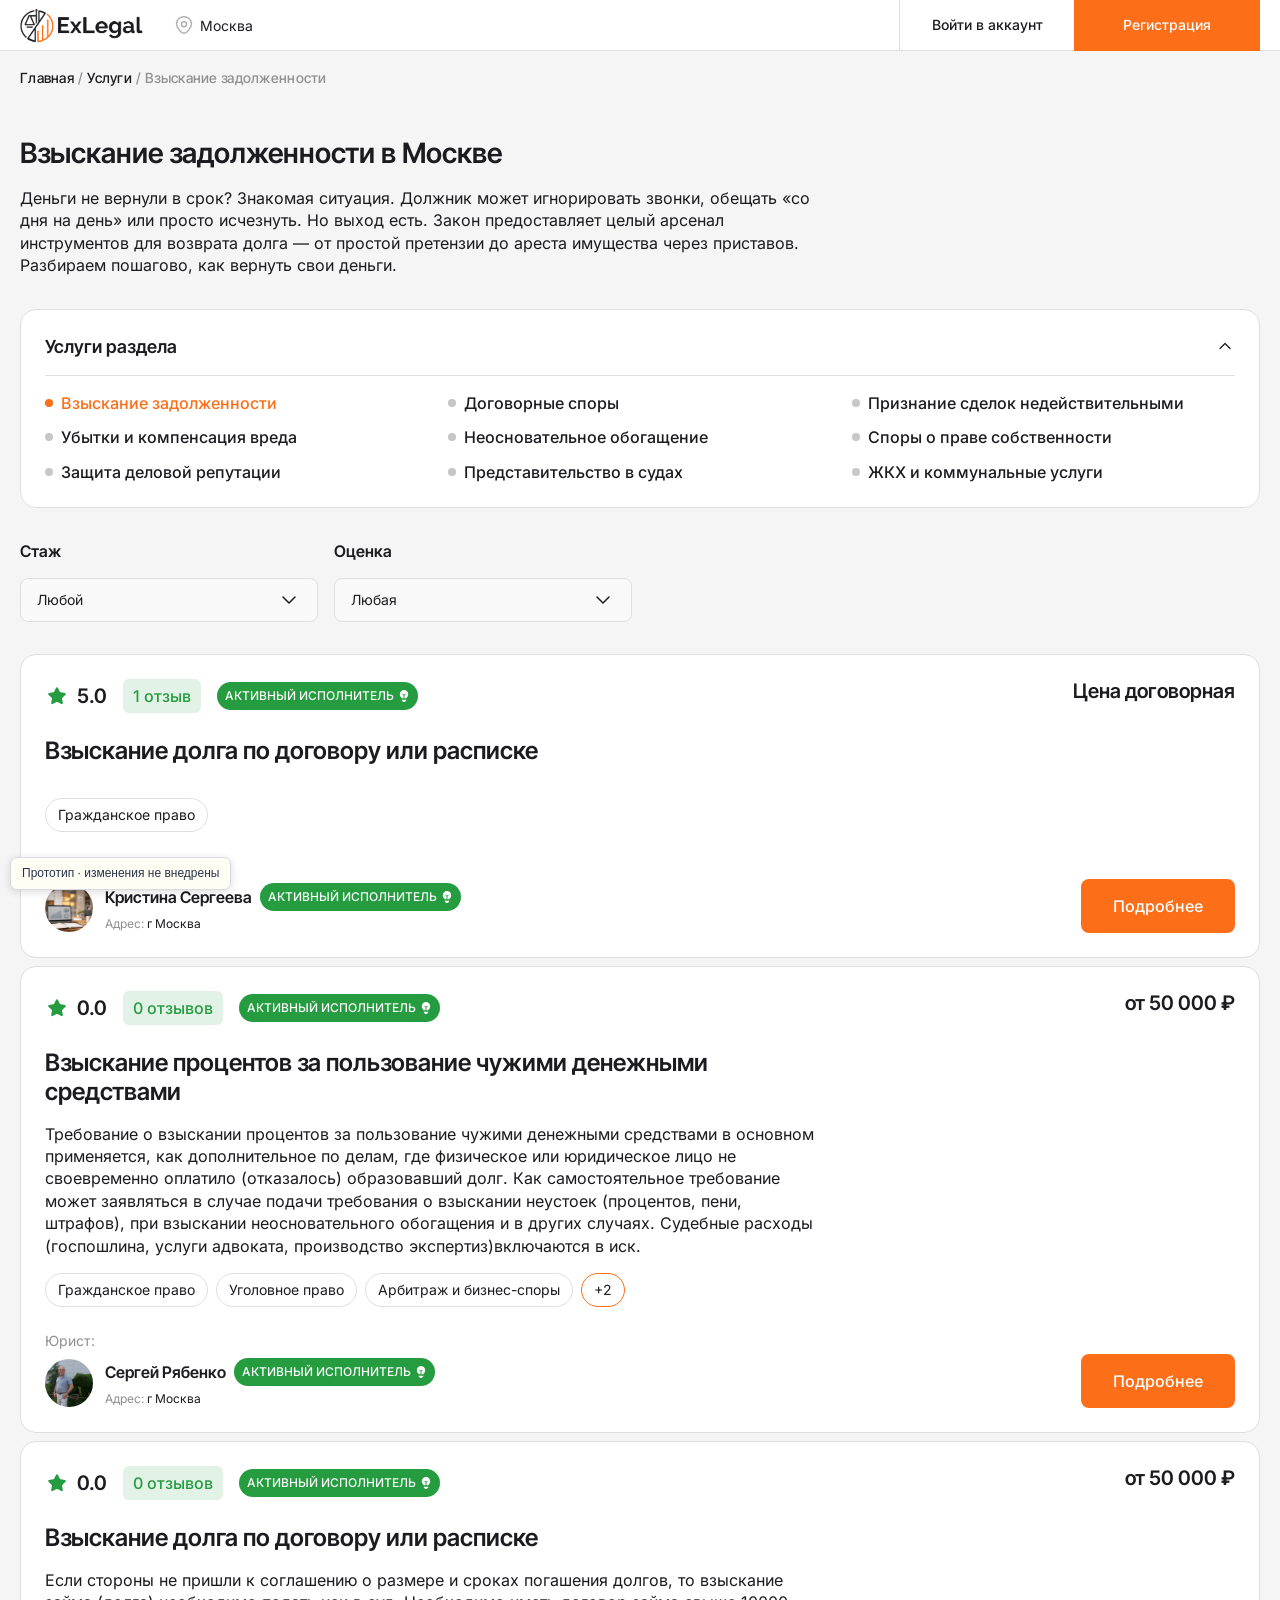
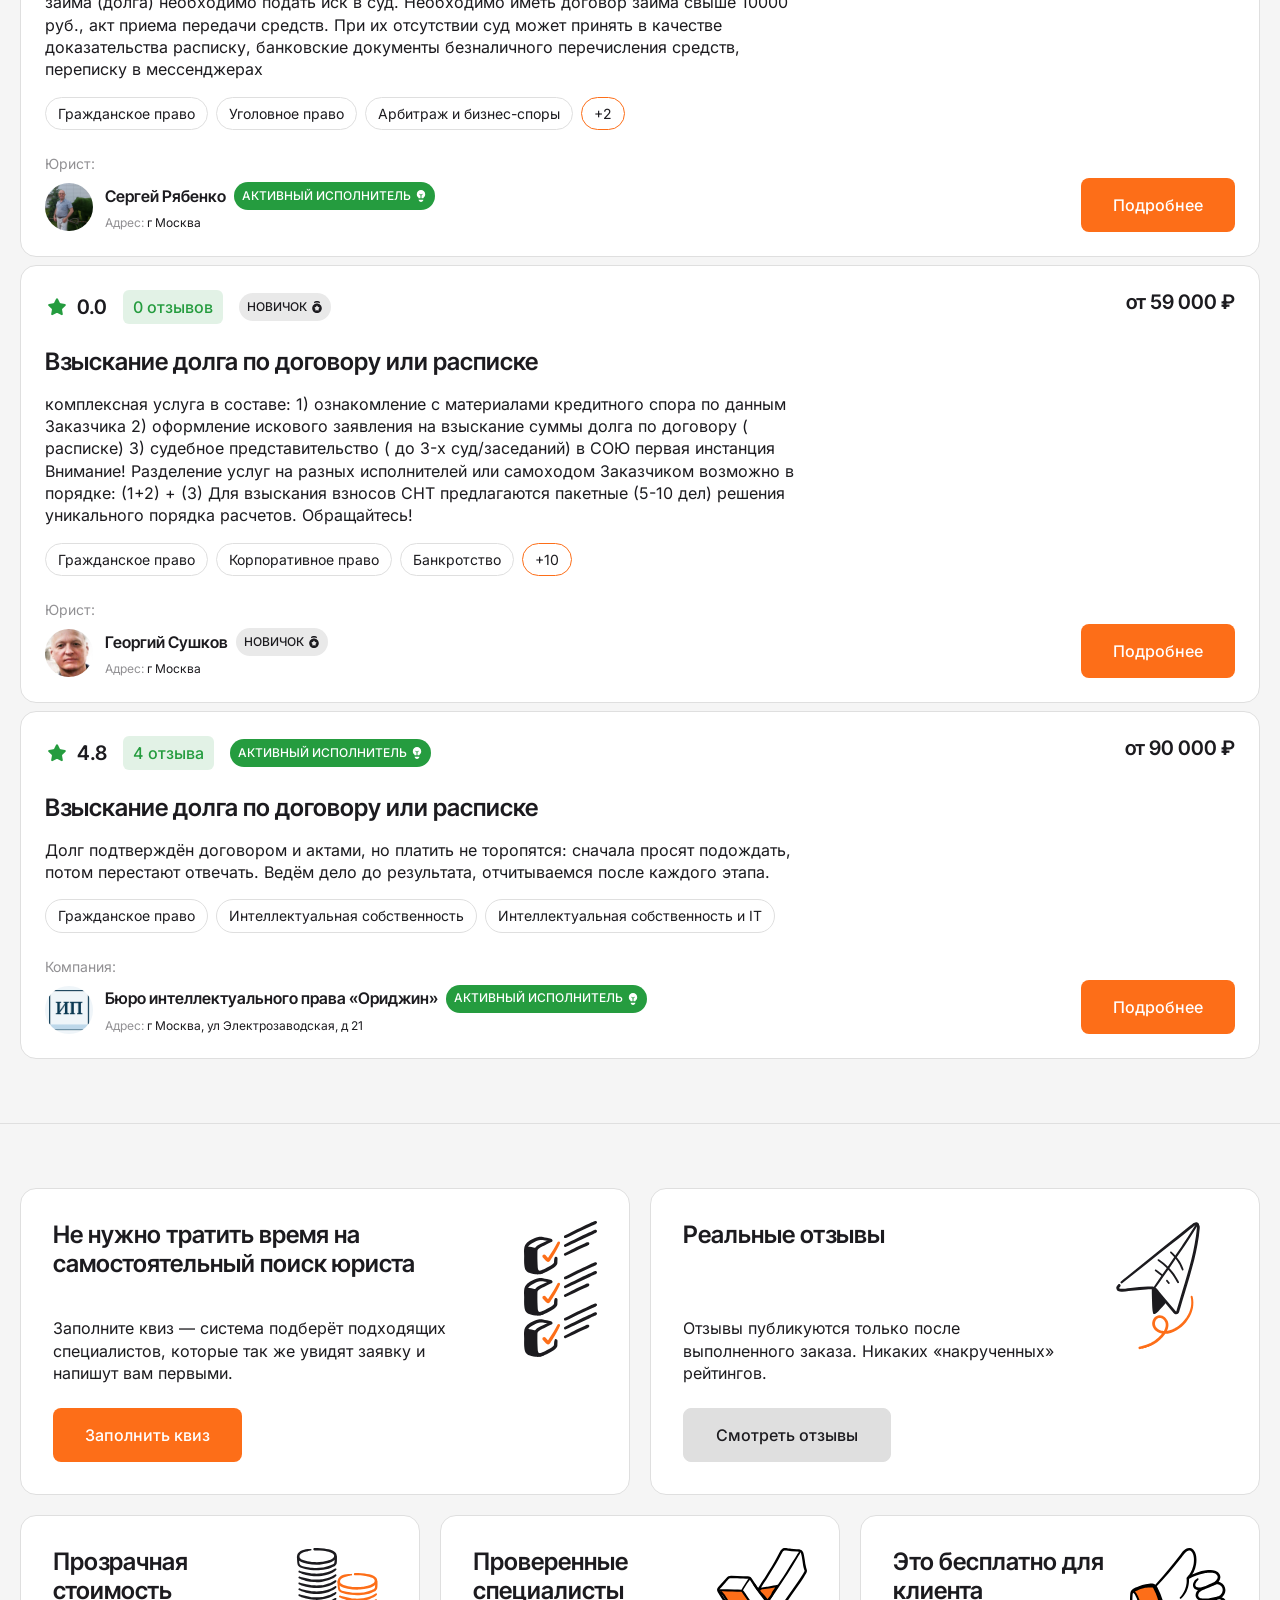
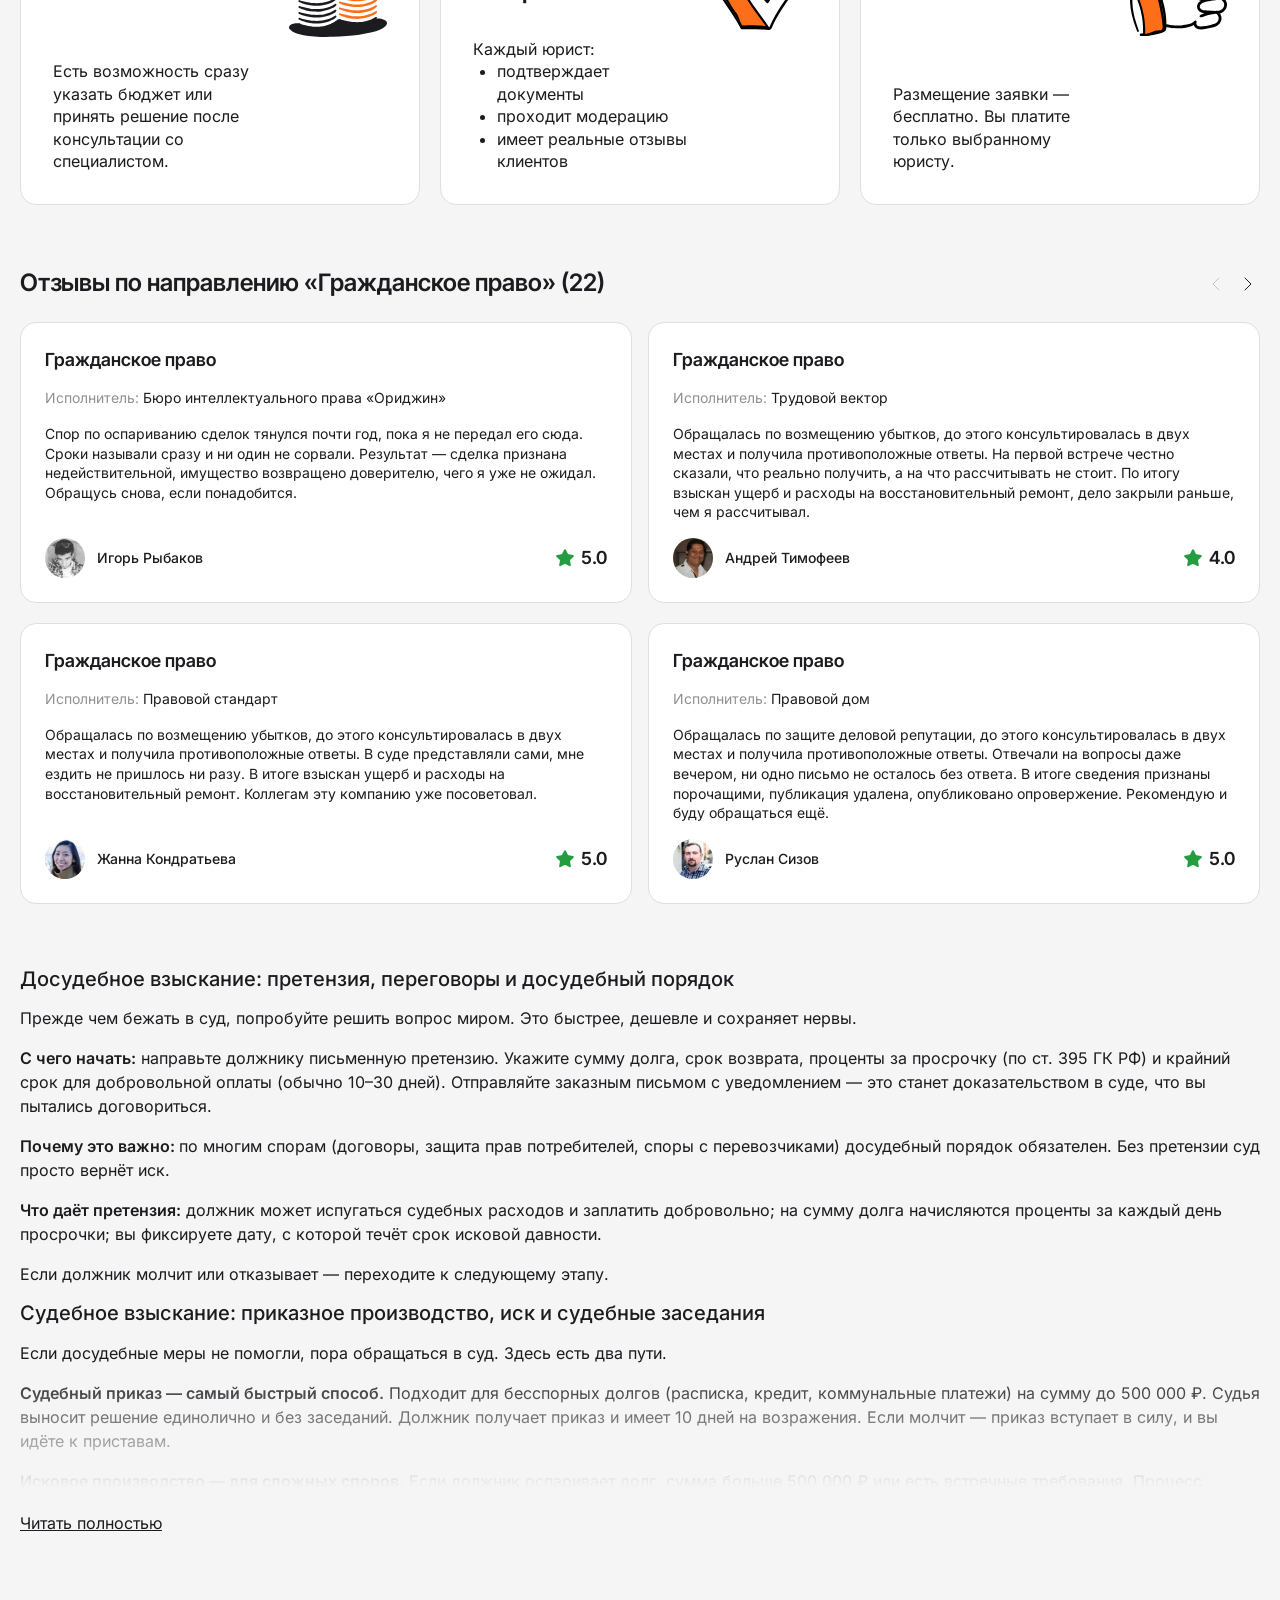
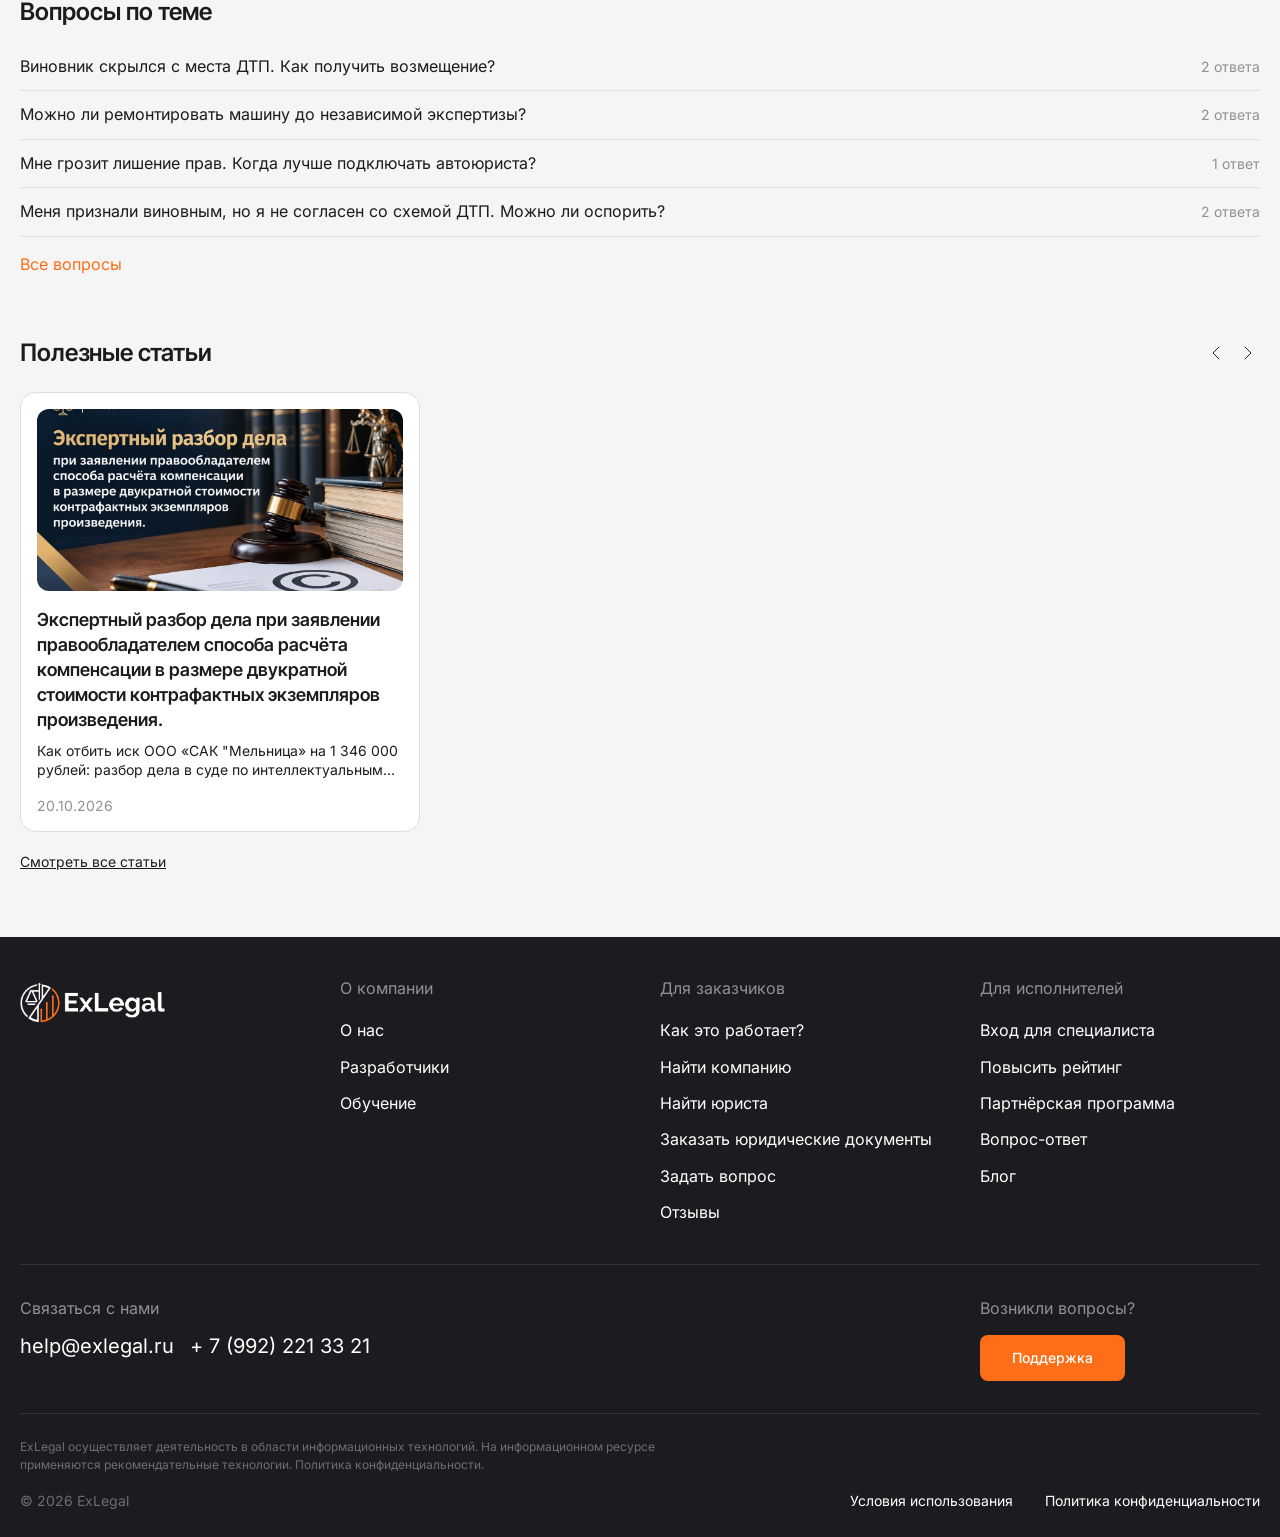
<file: content/tz04-after.html>
<!doctype html>
<html><head><meta charset="utf-8">
<meta name="viewport" content="width=device-width, initial-scale=1">
<title>Взыскание задолженности — юристы в Москве | Exlegal</title>


<link rel="stylesheet" href="assets/f8979237b0856b68.css">
<style>*,:after,:before{box-sizing:border-box;margin:0;padding:0}:root{--color-primary:#fd6e18;--color-primary-dark:#e45c0a;--color-primary-light:rgba(253,110,24,.1);--color-text:#1c1b1f;--color-text-secondary:#444;--color-text-muted:#919093;--color-text-disabled:#c6c6c6;--color-white:#fff;--color-bg:#f5f5f5;--color-bg-alt:#f4f4f4;--color-bg-card:#f9f9f9;--color-border:#dfdfdf;--color-border-light:#e9e9e9;--color-border-muted:#d7d7d7;--color-surface-primary:hsla(0,0%,87.5%,.5);--color-success:#259c3f;--color-success-light:rgba(37,156,63,.13);--color-error:#df393c;--color-error-light:rgba(224,25,53,.13);--color-neutral-light:rgba(28,27,31,.1);--color-purple:#8a38f5;--color-blue:#1861fd;--color-black:#000;--color-dark:var(--color-text);--color-muted:var(--color-text-muted);--font-base:"Inter",sans-serif;--font-tight:"Inter Tight",sans-serif;--text-h1:28px;--text-h3:20px;--text-h4:18px;--text-h5:16px;--text-body:16px;--text-small:14px;--lh-tight:120%;--lh-normal:140%;--fw-regular:400;--fw-medium:500;--fw-semibold:600;--radius-xs:5px;--radius-sm:6px;--radius-md:8px;--radius-lg:16px;--radius-full:360px;--shadow-card:0px 4px 24px 0px rgba(0,0,0,.1);--shadow-bottom:0px -4px 24px 0px rgba(0,0,0,.1);--space-1:4px;--space-2:8px;--space-3:12px;--space-4:16px;--space-5:20px;--space-6:24px;--space-8:32px;--space-10:40px;--space-12:48px;--space-16:64px;--btn-height-sm:40px;--btn-height-md:48px;--btn-height-lg:54px;--input-height:54px;--container-width:1280px}body{background-color:var(--color-bg);color:var(--color-text);font-family:var(--font-base);font-size:var(--text-body);line-height:var(--lh-normal);-webkit-font-smoothing:antialiased;-moz-osx-font-smoothing:grayscale}.container{margin:0 auto;max-width:var(--container-width);padding:0 20px;width:100%}</style>
<style>.profile-card{background:var(--color-white);border:1px solid var(--color-border);border-radius:var(--radius-lg);display:flex;flex-direction:column;gap:24px;padding:32px;scroll-margin-top:24px}.profile-card__title{color:var(--color-text);font-family:var(--font-tight);font-size:var(--text-h3);font-weight:var(--fw-semibold);line-height:var(--lh-tight);white-space:nowrap}.profile-card__save{align-self:flex-start;background:var(--color-primary);border:none;border-radius:var(--radius-md);color:var(--color-white);cursor:pointer;font-family:var(--font-base);font-size:var(--text-body);font-weight:var(--fw-medium);height:54px;transition:opacity .15s;width:197px}.profile-card__save:hover{opacity:.88}.profile-card__save:disabled{background:var(--color-border);color:var(--color-text-muted);cursor:not-allowed;opacity:1}.profile-card__actions{align-items:center;display:flex;gap:16px}.profile-card__saved{color:var(--color-success,#22c55e)}.profile-card__error,.profile-card__saved{font-family:var(--font-base);font-size:var(--text-small)}.profile-card__error{color:var(--color-error,#ef4444)}.profile-field{display:flex;flex-direction:column;gap:8px;width:100%}.profile-field__label{font-size:var(--text-small);font-weight:var(--fw-regular);line-height:var(--lh-normal)}.profile-field__input,.profile-field__label{color:var(--color-text);font-family:var(--font-base)}.profile-field__input{background:var(--color-bg-card);border:1px solid var(--color-border);border-radius:var(--radius-md);font-size:var(--text-body);height:54px;outline:none;padding:0 20px;transition:border-color .15s;width:100%}.profile-field__input:focus{border-color:var(--color-primary)}.profile-field__input::-moz-placeholder{color:var(--color-text-muted)}.profile-field__input::placeholder{color:var(--color-text-muted)}.profile-skeleton{display:flex;flex:1;flex-direction:column;gap:16px}.profile-skeleton__card{animation:skeleton-pulse 1.8s ease-in-out infinite;background:var(--color-white);border:1px solid var(--color-border);border-radius:var(--radius-md);height:120px}@keyframes skeleton-pulse{0%,to{opacity:.6}50%{opacity:1}}.profile-load-error{background:var(--color-white);border:1px solid var(--color-border);border-radius:var(--radius-md);color:var(--color-error,#ef4444);font-family:var(--font-base);font-size:var(--text-body);padding:24px}.fade-enter-active,.fade-leave-active{transition:opacity .25s ease}.fade-enter-from,.fade-leave-to{opacity:0}@media(max-width:767px){.profile-card{border-radius:16px;margin:0 16px;padding:24px}.profile-card__title{font-size:20px;line-height:1.2;white-space:normal}.profile-card__save{width:100%}.profile-card__save,.profile-field__input{border-radius:8px;height:50px}}</style>
<style>.services-section-title{color:var(--color-text);font-family:var(--font-tight);font-size:24px;font-weight:var(--fw-semibold);line-height:var(--lh-tight);margin:0}.services-section-head{align-items:center;display:flex;gap:16px;justify-content:space-between}.services-arrows{align-items:center;display:flex;gap:8px}.services-arrow{align-items:center;background:none;border:none;color:var(--color-text);cursor:pointer;display:inline-flex;height:24px;justify-content:center;padding:0;transition:color .15s;width:24px}.services-arrow:disabled{color:var(--color-text-disabled);cursor:default}.services-arrow:not(:disabled):hover{color:var(--color-primary)}.services-more-btn{align-items:center;background:var(--color-border);border:1px solid var(--color-border);border-radius:var(--radius-md);color:var(--color-text);cursor:pointer;display:inline-flex;font-family:var(--font-base);font-size:var(--text-body);font-weight:var(--fw-medium);height:var(--btn-height-lg);justify-content:center;padding:0 32px;text-decoration:none;transition:opacity .15s;white-space:nowrap}.services-more-btn:hover{opacity:.85}@media(max-width:767px){.services-section-title{font-size:20px}.services-more-btn{height:50px;width:100%}}</style>
<style>.notifications[data-v-bbe35b02]{flex-shrink:0;position:relative}.notifications[data-v-bbe35b02],.notifications__cell[data-v-bbe35b02]{align-items:center;display:flex;height:51px}.notifications__cell[data-v-bbe35b02]{background:none;border:none;border-left:1px solid var(--color-border);cursor:pointer;justify-content:center;padding:0;width:51px}.notifications__cell--open[data-v-bbe35b02]{background:var(--color-border-light)}.notifications__icon[data-v-bbe35b02]{height:30px;position:relative;width:30px}.notifications__bell[data-v-bbe35b02]{display:block;height:14.94px;left:8.33px;position:absolute;top:8.39px;width:13.33px}.notifications__badge[data-v-bbe35b02]{align-items:center;background:var(--color-success);border-radius:6px;color:var(--color-white);display:flex;font-family:var(--font-base);font-size:9px;font-weight:500;height:12px;justify-content:center;left:15px;line-height:1;min-width:12px;padding:0 3px;position:absolute;top:1px}.notifications__panel[data-v-bbe35b02]{background:var(--color-white);border:1px solid var(--color-border);border-radius:var(--radius-md);box-shadow:0 4px 12px #0000001a;display:flex;flex-direction:column;gap:8px;padding:8px;position:absolute;right:0;top:55px;width:450px;z-index:200}.notifications__empty[data-v-bbe35b02]{color:var(--color-text-muted);font-size:14px;padding:12px;text-align:center}.notifications__item[data-v-bbe35b02]{align-items:center;background:var(--color-surface-primary);border-radius:var(--radius-sm);display:flex;gap:16px;padding:12px;text-decoration:none;transition:background .15s}.notifications__item[data-v-bbe35b02]:hover{background:var(--color-border)}.notifications__dot[data-v-bbe35b02]{background:var(--color-success);border-radius:50%;flex-shrink:0;height:10px;width:10px}.notifications__body[data-v-bbe35b02]{display:flex;flex:1;flex-direction:column;gap:4px;min-width:0}.notifications__title[data-v-bbe35b02]{color:var(--color-text);font-family:var(--font-tight);font-size:16px;font-weight:600;overflow:hidden;text-overflow:ellipsis;white-space:nowrap}.notifications__row[data-v-bbe35b02]{align-items:flex-end;display:flex;gap:8px;justify-content:space-between}.notifications__text[data-v-bbe35b02]{color:var(--color-text);font-size:14px;overflow:hidden;text-overflow:ellipsis}.notifications__text[data-v-bbe35b02],.notifications__time[data-v-bbe35b02]{font-family:var(--font-base);line-height:1.4;white-space:nowrap}.notifications__time[data-v-bbe35b02]{color:var(--color-text-muted);flex-shrink:0;font-size:10px}.dropdown-enter-active[data-v-bbe35b02],.dropdown-leave-active[data-v-bbe35b02]{transition:opacity .15s ease,transform .15s ease}.dropdown-enter-from[data-v-bbe35b02],.dropdown-leave-to[data-v-bbe35b02]{opacity:0;transform:translateY(-4px)}@media(max-width:768px){.notifications__panel[data-v-bbe35b02]{left:0;position:fixed;right:0;top:59px;width:auto}}.notifications__read-all[data-v-bbe35b02]{background:none;border:none;color:var(--color-text);cursor:pointer;font-family:var(--font-base);font-size:var(--text-small);line-height:var(--lh-normal);padding:4px 0;text-align:center;transition:color .15s}.notifications__read-all[data-v-bbe35b02]:hover{color:var(--color-primary)}</style>
<style>.ui-btn{align-items:center;border:none;border-radius:var(--radius-md);cursor:pointer;display:inline-flex;font-family:var(--font-base);font-size:var(--text-btn);font-weight:var(--fw-medium);gap:8px;justify-content:center;padding:0 24px;text-decoration:none;transition:opacity .15s;white-space:nowrap}.ui-btn--lg{height:var(--btn-height-lg)}.ui-btn--md{height:var(--btn-height-md)}.ui-btn--sm{font-size:var(--text-small);height:var(--btn-height-sm)}.ui-btn--primary{background:var(--color-primary);color:var(--color-white)}.ui-btn--secondary{background:#efeef0;color:var(--color-text)}.ui-btn--ghost{background:transparent;border:1px solid var(--color-border);color:var(--color-text)}</style>
<style>.ui-btn[data-v-800ad1cf]:hover{opacity:.85}.ui-btn.ui-btn--disabled[data-v-800ad1cf]{background:var(--color-border);color:var(--color-text-muted);cursor:not-allowed;pointer-events:none}.ui-btn.ui-btn--loading[data-v-800ad1cf]{cursor:default;opacity:.5;pointer-events:none}.ui-btn__spinner[data-v-800ad1cf]{animation:spin-800ad1cf .6s linear infinite;border:2px solid hsla(0,0%,100%,.3);border-radius:50%;border-top-color:#fff;height:18px;width:18px}.ui-btn--ghost .ui-btn__spinner[data-v-800ad1cf],.ui-btn--secondary .ui-btn__spinner[data-v-800ad1cf]{border-color:#00000026;border-top-color:var(--color-text)}@keyframes spin-800ad1cf{to{transform:rotate(1turn)}}</style>
<style>.city-confirm[data-v-8c9729f4]{background:var(--color-white);border:1px solid var(--color-border);border-radius:16px;box-shadow:0 8px 24px #1c1b1f1f;display:flex;flex-direction:column;gap:16px;padding:20px;width:320px}.city-confirm__title[data-v-8c9729f4]{color:#1c1b1f;font-family:var(--font-tight);font-size:18px;font-weight:600;line-height:1.3;margin:0}.city-confirm__actions[data-v-8c9729f4]{display:flex;gap:8px}.city-confirm__actions[data-v-8c9729f4]>*{flex:1}@media(max-width:767px){.city-confirm[data-v-8c9729f4]{width:100%}}</style>
<style>.city-popup-overlay[data-v-1a1dd25e]{align-items:center;background:#00000080;display:flex;inset:0;justify-content:center;padding:16px;position:fixed;z-index:200}.city-popup[data-v-1a1dd25e]{background:#fff;border:1px solid #dfdfdf;border-radius:16px;display:flex;flex-direction:column;gap:24px;max-width:630px;padding:32px;width:100%}.city-popup__head[data-v-1a1dd25e]{align-items:flex-start;display:flex;gap:16px;justify-content:space-between}.city-popup__title[data-v-1a1dd25e]{color:#1c1b1f;font-family:Inter Tight,sans-serif;font-size:24px;font-weight:600;line-height:1.2;margin:0}.city-popup__close[data-v-1a1dd25e]{align-items:center;background:none;border:none;color:#1c1b1f;cursor:pointer;display:flex;height:32px;justify-content:center;padding:0;transition:opacity .15s;width:32px}.city-popup__close[data-v-1a1dd25e]:hover{opacity:.7}.city-popup__search[data-v-1a1dd25e]{align-items:center;background:#f9f9f9;border:1px solid rgba(145,144,147,.7);border-radius:8px;display:flex;gap:8px;min-height:44px;padding:10px 16px}.city-popup__search input[data-v-1a1dd25e]{background:none;border:none;color:#1c1b1f;flex:1;font-family:inherit;font-size:14px;line-height:1.4;min-width:0;outline:none}.city-popup__search input[data-v-1a1dd25e]::-moz-placeholder{color:#919093b3}.city-popup__search input[data-v-1a1dd25e]::placeholder{color:#919093b3}.city-popup__search input[data-v-1a1dd25e]::-webkit-search-cancel-button{display:none}.city-popup__list[data-v-1a1dd25e]{margin:0 -32px;max-height:357px;overflow-y:auto}.city-popup__list[data-v-1a1dd25e]::-webkit-scrollbar{width:4px}.city-popup__list[data-v-1a1dd25e]::-webkit-scrollbar-track{background:transparent}.city-popup__list[data-v-1a1dd25e]::-webkit-scrollbar-thumb{background:#dfdfdf;border-radius:4px}.city-popup__list[data-v-1a1dd25e]{scrollbar-color:#dfdfdf transparent;scrollbar-width:thin}.city-popup__item[data-v-1a1dd25e]{align-items:center;background:none;border:none;color:#1c1b1f;cursor:pointer;display:flex;font-family:inherit;font-size:14px;height:51px;line-height:1.4;padding:0 32px;position:relative;text-align:left;width:100%}.city-popup__item[data-v-1a1dd25e]:after{bottom:0}.city-popup__item[data-v-1a1dd25e]:after,.city-popup__item[data-v-1a1dd25e]:first-child:before{background:#dfdfdf;content:"";height:1px;left:32px;position:absolute;right:32px}.city-popup__item[data-v-1a1dd25e]:first-child:before{top:0}.city-popup__item--current[data-v-1a1dd25e],.city-popup__item[data-v-1a1dd25e]:hover{background:var(--color-surface-primary)}.city-popup__empty[data-v-1a1dd25e]{color:#919093;font-size:14px;line-height:1.4;margin:0;padding:16px 32px}@media(max-width:767px){.city-popup[data-v-1a1dd25e]{gap:16px;padding:20px 16px}.city-popup__title[data-v-1a1dd25e]{font-size:20px}.city-popup__list[data-v-1a1dd25e]{margin:0 -16px;max-height:60vh}.city-popup__item[data-v-1a1dd25e]{padding:0 16px}.city-popup__item[data-v-1a1dd25e]:after,.city-popup__item[data-v-1a1dd25e]:first-child:before{left:16px;right:16px}.city-popup__empty[data-v-1a1dd25e]{padding:16px}}</style>
<style>.header[data-v-21a440d3]{background:var(--color-white);border-bottom:1px solid var(--color-border);height:51px;position:sticky;top:0;z-index:100}.header__inner[data-v-21a440d3]{height:100%}.header__inner[data-v-21a440d3],.header__logo[data-v-21a440d3]{align-items:center;display:flex}.header__logo[data-v-21a440d3]{flex-shrink:0;text-decoration:none}.header__logo-img[data-v-21a440d3]{display:block;height:43px;width:126px}.header__location[data-v-21a440d3]{align-items:center;background:none;border:none;color:var(--color-dark);cursor:pointer;display:flex;flex-shrink:0;font-family:inherit;font-size:14px;font-weight:400;gap:6px;margin-left:28px;padding:0;transition:opacity .15s}.header__location[data-v-21a440d3]:hover{opacity:.7}.header__city-confirm[data-v-21a440d3]{left:0;pointer-events:none;position:absolute;right:0;top:calc(100% + 8px)}.header__city-confirm .container[data-v-21a440d3]{display:flex}.header__city-confirm[data-v-21a440d3] .city-confirm{pointer-events:auto}.header__city-row[data-v-21a440d3]{background:var(--color-bg);display:none;padding-top:16px}.header__location--mobile[data-v-21a440d3]{margin-left:0}.header__auth[data-v-21a440d3]{align-items:center;display:flex;margin-left:auto}.header__auth--mobile[data-v-21a440d3]{display:none}.header__btn[data-v-21a440d3]{align-items:center;cursor:pointer;display:flex;font-family:var(--font-base);font-size:14px;font-weight:500;height:51px;justify-content:center;line-height:1.4;text-decoration:none;transition:opacity .15s;white-space:nowrap}.header__btn[data-v-21a440d3]:hover{opacity:.8}.header__btn--secondary[data-v-21a440d3]{background:transparent;border:none;border-left:1px solid var(--color-border);border-right:1px solid var(--color-border);color:var(--color-dark);margin-right:-1px;width:176px}.header__btn--primary[data-v-21a440d3]{background:var(--color-primary);border:none;color:var(--color-white);width:186px}.header__nav[data-v-21a440d3]{margin-left:auto}.header__nav[data-v-21a440d3],.header__tab[data-v-21a440d3]{align-items:center;display:flex}.header__tab[data-v-21a440d3]{background:transparent;border:none;border-left:1px solid var(--color-border);color:var(--color-dark);cursor:pointer;font-family:var(--font-base);font-size:14px;font-weight:500;height:51px;justify-content:center;margin-right:-1px;padding:0;position:relative;text-decoration:none;transition:opacity .15s;-webkit-user-select:none;-moz-user-select:none;user-select:none;white-space:nowrap;width:125px}.header__tab--services:hover>span[data-v-21a440d3],.header__tab--services:hover>svg[data-v-21a440d3],.header__tab[data-v-21a440d3]:not(.header__tab--services):hover{opacity:.7}.header__tab--services--open[data-v-21a440d3]{background:#e9e9e9}.header__tab--last[data-v-21a440d3],.header__tab[data-v-21a440d3]:last-child{border-right:1px solid var(--color-border)}.header__tab.router-link-active[data-v-21a440d3]:after{background:var(--color-primary);border-radius:4px 4px 0 0;bottom:0;content:"";height:4px;left:1px;position:absolute;right:0}.header__tab--services[data-v-21a440d3]{cursor:default;gap:8px}.header__dropdown[data-v-21a440d3]{background:#fff;border:1px solid var(--color-border);border-radius:var(--radius-md);box-shadow:0 4px 12px #0000001a;padding:8px;position:absolute;top:55px;width:228px;z-index:200}.header__dropdown[data-v-21a440d3]:before{background:transparent;content:"";height:4px;left:0;pointer-events:auto;position:absolute;right:0;top:-4px}.header__dropdown--left[data-v-21a440d3]{left:0}.header__dropdown--right[data-v-21a440d3]{right:0}.header__dropdown--user[data-v-21a440d3]{border-radius:16px;right:0;width:228px}.header__dropdown--user .header__dropdown-item[data-v-21a440d3]{height:40px}.header__dropdown-item[data-v-21a440d3]{align-items:center;background:transparent;border:none;border-radius:7px;color:var(--color-dark);cursor:pointer;display:flex;font-family:var(--font-base);font-size:14px;font-weight:400;gap:10px;height:42px;justify-content:space-between;line-height:1.4;padding:6px 12px;text-align:left;text-decoration:none;transition:background .15s;width:100%}.header__dropdown-item[data-v-21a440d3]:hover{background:var(--color-border);border-radius:7px}.header__dropdown-item--logout[data-v-21a440d3]{color:#df393c}.header__user[data-v-21a440d3]{border-left:1px solid var(--color-border);cursor:default;flex-shrink:0;height:51px;padding:0 20px;position:relative}.header__user[data-v-21a440d3],.header__user-link[data-v-21a440d3]{align-items:center;display:flex;gap:8px}.header__user-link[data-v-21a440d3]{color:inherit;text-decoration:none}a.header__user-link[data-v-21a440d3]{cursor:pointer}.header__username[data-v-21a440d3]{color:var(--color-dark);font-family:var(--font-base);font-size:14px;font-weight:500;max-width:105px;overflow:hidden;text-overflow:ellipsis;white-space:nowrap}.header__chevron-icon[data-v-21a440d3]{color:var(--color-dark);flex-shrink:0;margin-left:auto}.header__avatar[data-v-21a440d3]{align-items:center;background:var(--color-primary);border-radius:50%;color:var(--color-white);display:flex;flex-shrink:0;font-family:var(--font-tight);font-size:13px;font-weight:600;height:40px;justify-content:center;text-transform:uppercase;width:40px}.header__avatar--sm[data-v-21a440d3]{font-size:12px;height:39px;width:39px}.header__avatar-img[data-v-21a440d3]{border-radius:50%;display:block;height:100%;-o-object-fit:cover;object-fit:cover;width:100%}.header__mobile-right[data-v-21a440d3]{align-items:center;display:none;height:51px;margin-left:auto}.header__avatar-btn[data-v-21a440d3]{align-items:center;background:none;border:none;border-left:1px solid var(--color-border);cursor:pointer;display:flex;gap:8px;height:51px;padding:0 16px}.header__mobile-user-wrap[data-v-21a440d3]{align-items:center;display:flex;height:51px;position:relative}.header__dropdown--mobile-user[data-v-21a440d3]{border-radius:16px;left:auto;right:0;top:55px;width:242px}.mobile-user-menu__backdrop[data-v-21a440d3]{inset:0;position:fixed;z-index:150}.header__burger[data-v-21a440d3]{align-items:center;background:none;border:none;border-left:1px solid var(--color-border);cursor:pointer;display:flex;flex-shrink:0;height:51px;justify-content:center;padding:0 14px}.mobile-menu[data-v-21a440d3]{background:var(--color-bg);display:flex;flex-direction:column;height:100%;left:0;overflow-y:auto;position:fixed;top:0;width:100%;z-index:200}.mobile-menu__header[data-v-21a440d3]{background:var(--color-white);border-bottom:1px solid var(--color-border);flex-shrink:0;height:51px;justify-content:space-between;padding:0 0 0 16px}.mobile-menu__close[data-v-21a440d3],.mobile-menu__header[data-v-21a440d3],.mobile-menu__header-right[data-v-21a440d3]{align-items:center;display:flex}.mobile-menu__close[data-v-21a440d3]{background:none;border:none;border-left:1px solid var(--color-border);cursor:pointer;height:51px;justify-content:center;padding:0 14px}.mobile-menu__body[data-v-21a440d3]{flex:1;overflow-y:auto}.mobile-menu__location[data-v-21a440d3]{align-items:center;background:none;border:none;color:var(--color-muted);cursor:pointer;display:flex;font-family:var(--font-base);font-size:14px;font-weight:400;gap:6px;padding:10px 16px;text-align:left;width:100%}.mobile-menu__nav[data-v-21a440d3]{display:flex;flex-direction:column}.mobile-menu__nav-item[data-v-21a440d3]{border-bottom:1px solid var(--color-border);color:var(--color-dark);display:block;font-family:var(--font-tight);font-size:20px;font-weight:600;line-height:1.2;padding:16px;text-decoration:none;transition:color .15s}.mobile-menu__nav-item--main-open[data-v-21a440d3]{border-top:1px solid var(--color-border)}.mobile-menu__nav-item[data-v-21a440d3]:hover{color:var(--color-primary)}.mobile-menu__nav-item--first[data-v-21a440d3]{border-top:1px solid var(--color-border)}.mobile-menu__nav-item--sub[data-v-21a440d3]{border-bottom:none;font-family:var(--font-tight);font-size:20px;font-weight:600;line-height:1.2;padding:8px 16px}.mobile-menu__section[data-v-21a440d3]{display:flex;flex-direction:column}.mobile-menu__section--gap[data-v-21a440d3]{margin-top:20px}.mobile-menu__section-toggle[data-v-21a440d3]{align-items:center;background:none;border:none;border-bottom:1px solid var(--color-border);color:var(--color-dark);cursor:pointer;display:flex;font-family:var(--font-tight);font-size:20px;font-weight:600;justify-content:space-between;line-height:1.2;padding:16px;text-align:left;width:100%}.mobile-menu__section-toggle--first[data-v-21a440d3]{border-top:1px solid var(--color-border)}.mobile-menu__section-toggle--expanded[data-v-21a440d3]{border-bottom:none;color:#919093b3}.mobile-menu__section-chevron[data-v-21a440d3]{color:var(--color-dark);flex-shrink:0;transition:transform .2s ease}.mobile-menu__section-toggle--expanded .mobile-menu__section-chevron[data-v-21a440d3]{color:#919093b3}.mobile-menu__chevron--open[data-v-21a440d3]{transform:rotate(180deg)}.mobile-menu__subnav[data-v-21a440d3]{display:flex;flex-direction:column}.mobile-menu__subnav .mobile-menu__nav-item[data-v-21a440d3]:first-child{border-top:none}.mobile-menu__footer[data-v-21a440d3]{background:var(--color-bg);flex-shrink:0;padding:20px 32px}.mobile-menu__logout[data-v-21a440d3]{background:none;border:none;color:var(--color-dark);cursor:pointer;font-family:var(--font-tight);font-size:16px;font-weight:500;padding:0;transition:opacity .15s}.mobile-menu__logout[data-v-21a440d3]:hover{opacity:.7}.mobile-menu__backdrop[data-v-21a440d3]{background:#0006;inset:0;position:fixed;z-index:199}.mobile-menu-enter-active[data-v-21a440d3],.mobile-menu-leave-active[data-v-21a440d3]{transition:transform .3s ease,opacity .3s ease}.mobile-menu-enter-from[data-v-21a440d3],.mobile-menu-leave-to[data-v-21a440d3]{opacity:0;transform:translate(-100%)}.backdrop-enter-active[data-v-21a440d3],.backdrop-leave-active[data-v-21a440d3]{transition:opacity .3s ease}.backdrop-enter-from[data-v-21a440d3],.backdrop-leave-to[data-v-21a440d3]{opacity:0}.dropdown-enter-active[data-v-21a440d3],.dropdown-leave-active[data-v-21a440d3]{transition:opacity .15s ease,transform .15s ease}.dropdown-enter-from[data-v-21a440d3],.dropdown-leave-to[data-v-21a440d3]{opacity:0;transform:translateY(-4px)}@media(max-width:768px){.header__logo-img[data-v-21a440d3]{height:37px;width:108px}.header[data-v-21a440d3]{height:auto}.header__inner[data-v-21a440d3]{height:51px}.header__inner .header__notifications--desktop[data-v-21a440d3],.header__location--desktop[data-v-21a440d3]{display:none}.header__city-row[data-v-21a440d3]{display:block}.header__auth--desktop[data-v-21a440d3],.header__nav--desktop[data-v-21a440d3],.header__user--desktop[data-v-21a440d3]{display:none}.header__mobile-right[data-v-21a440d3]{display:flex}.header__auth--mobile[data-v-21a440d3]{display:flex;margin-left:auto}.header__auth--mobile .header__btn--secondary[data-v-21a440d3]{border-left:1px solid var(--color-border);border-right:1px solid var(--color-border);margin-right:-1px;width:66px}.header__auth--mobile .header__btn--primary[data-v-21a440d3]{width:122px}.header__inner[data-v-21a440d3]{padding-right:0}}</style>
<style>.footer[data-v-97918f0f]{background:var(--color-dark);color:var(--color-white);padding:40px 0 0}.footer__inner[data-v-97918f0f]{display:flex;flex-direction:column}.footer__logo[data-v-97918f0f]{display:block;margin-bottom:0;text-decoration:none}.footer__logo img[data-v-97918f0f]{display:block}.footer__grid[data-v-97918f0f]{border-bottom:1px solid hsla(0,0%,100%,.1);display:grid;gap:40px;grid-template-columns:repeat(4,1fr);padding-bottom:40px}.footer__col--logo[data-v-97918f0f]{align-items:flex-start;display:flex}.footer__col-title[data-v-97918f0f]{color:var(--color-muted);font-size:16px;font-weight:400;margin-bottom:20px}.footer__links[data-v-97918f0f]{display:flex;flex-direction:column;gap:14px;list-style:none}.footer__links a[data-v-97918f0f]{color:var(--color-white);font-size:16px;text-decoration:none;transition:color .15s}.footer__links a[data-v-97918f0f]:hover{color:var(--color-primary)}.footer__mobile[data-v-97918f0f]{display:none}.footer__contacts[data-v-97918f0f]{border-bottom:1px solid hsla(0,0%,100%,.1);display:grid;gap:40px;grid-template-columns:repeat(4,1fr);padding:32px 0}.footer__contacts-block--wide[data-v-97918f0f]{grid-column:span 3}.footer__contacts-label[data-v-97918f0f]{color:var(--color-muted);font-size:16px;font-weight:400;margin-bottom:16px}.footer__contact-info[data-v-97918f0f]{align-items:center;display:flex;flex-wrap:nowrap;gap:16px}.footer__contact-link[data-v-97918f0f]{color:var(--color-white);font-size:20px;text-decoration:none;transition:color .15s;white-space:nowrap}.footer__contact-link[data-v-97918f0f]:hover{color:var(--color-primary)}.footer__support-btn[data-v-97918f0f]{align-items:center;background:var(--color-primary);border-radius:8px;color:var(--color-white);display:inline-flex;font-size:14px;font-weight:500;justify-content:center;padding:12px 32px;text-decoration:none;transition:opacity .15s}.footer__support-btn[data-v-97918f0f]:hover{opacity:.9}.footer__support-btn--wide[data-v-97918f0f]{display:none}.footer__bottom[data-v-97918f0f]{padding:24px 0}.footer__legal-text[data-v-97918f0f]{color:#919093b3;font-size:12px;line-height:1.5;margin-bottom:16px;max-width:680px}.footer__bottom-row[data-v-97918f0f]{align-items:center;display:flex;justify-content:space-between}.footer__copyright[data-v-97918f0f]{color:#919093b3;font-size:14px}.footer__legal[data-v-97918f0f]{display:flex;gap:32px}.footer__legal a[data-v-97918f0f]{color:var(--color-white);font-size:14px;text-decoration:none;transition:color .15s}.footer__legal a[data-v-97918f0f]:hover{color:var(--color-primary)}@media(max-width:768px){.footer__contacts[data-v-97918f0f],.footer__grid[data-v-97918f0f]{display:none}.footer__mobile[data-v-97918f0f]{border-bottom:1px solid hsla(0,0%,100%,.1);display:flex;flex-direction:column;padding-bottom:24px}.footer__mobile .footer__logo[data-v-97918f0f]{margin-bottom:20px}.footer__mobile .footer__logo img[data-v-97918f0f]{height:37px;width:108px}.footer__support-btn--wide[data-v-97918f0f]{display:flex;font-size:16px;margin-bottom:8px;padding:16px;width:100%}.footer__accordion[data-v-97918f0f]{border-top:1px solid hsla(0,0%,100%,.1)}.footer__accordion-toggle[data-v-97918f0f]{align-items:center;background:none;border:none;color:var(--color-muted);cursor:pointer;display:flex;font-family:var(--font-base);font-size:14px;font-weight:400;justify-content:space-between;padding:16px 0;text-align:left;width:100%}.footer__chevron[data-v-97918f0f]{flex-shrink:0;transition:transform .2s}.footer__chevron--open[data-v-97918f0f]{transform:rotate(180deg)}.footer__accordion-links[data-v-97918f0f]{display:flex;flex-direction:column;gap:0;list-style:none;padding-bottom:8px}.footer__accordion-links li a[data-v-97918f0f]{color:var(--color-white);display:block;font-size:14px;padding:10px 0;text-decoration:none}.footer__mobile-contacts[data-v-97918f0f]{padding-top:24px}.footer__contact-link[data-v-97918f0f]{font-size:16px}.footer__bottom[data-v-97918f0f]{padding:16px 0}.footer__legal-text[data-v-97918f0f]{font-size:11px;margin-bottom:12px}.footer__bottom-row[data-v-97918f0f]{align-items:flex-start}.footer__bottom-row[data-v-97918f0f],.footer__legal[data-v-97918f0f]{flex-direction:column;gap:12px}}</style>
<style>.error-screen[data-v-5f1d0004]{background-color:var(--color-bg);display:flex;flex-direction:column;min-height:100vh}.error-screen__body[data-v-5f1d0004]{align-items:center;display:flex;flex:1;flex-direction:column;justify-content:center;padding:80px 20px;text-align:center}.error-screen__code[data-v-5f1d0004],.error-screen__title[data-v-5f1d0004]{color:var(--color-text);font-family:var(--font-tight);font-size:var(--text-h1);font-weight:var(--fw-semibold);line-height:var(--lh-tight)}.error-screen__title[data-v-5f1d0004]{margin-top:var(--space-2)}.error-screen__text[data-v-5f1d0004]{color:var(--color-text);font-weight:var(--fw-regular);line-height:var(--lh-normal);margin-top:var(--space-4)}.error-screen__btn[data-v-5f1d0004],.error-screen__text[data-v-5f1d0004]{font-family:var(--font-base);font-size:var(--text-body)}.error-screen__btn[data-v-5f1d0004]{align-items:center;background:var(--color-primary);border-radius:var(--radius-md);color:var(--color-white);display:inline-flex;font-weight:var(--fw-medium);height:var(--btn-height-lg);justify-content:center;margin-top:var(--space-8);padding:0 var(--space-8);text-decoration:none;transition:background-color .15s}.error-screen__btn[data-v-5f1d0004]:hover{background:var(--color-primary-dark)}@media(max-width:767px){.error-screen__body[data-v-5f1d0004]{padding:60px 16px}.error-screen__text[data-v-5f1d0004]{max-width:343px}.error-screen__btn[data-v-5f1d0004]{height:50px;margin-top:var(--space-6)}}</style>
<style>.breadcrumbs[data-v-84767f2c]{padding:16px 0}.breadcrumbs__inner[data-v-84767f2c]{align-items:center;display:flex;flex-wrap:wrap}.breadcrumbs__item[data-v-84767f2c]{align-items:center;color:var(--color-muted);display:inline-flex;font-family:var(--font-tight);font-size:14px;letter-spacing:.02em}.breadcrumbs__link[data-v-84767f2c]{color:var(--color-text);text-decoration:none;transition:color .15s}.breadcrumbs__current[data-v-84767f2c],.breadcrumbs__link[data-v-84767f2c]:hover{color:var(--color-text-muted)}.breadcrumbs__sep[data-v-84767f2c]{color:var(--color-muted);margin:0 4px}@media(max-width:768px){.breadcrumbs[data-v-84767f2c]{display:none}}</style>
<style>.page-loader[data-v-5d628057]{align-items:center;display:flex;flex:1;flex-direction:column;gap:16px;justify-content:center;min-height:60vh;padding:40px 16px}.page-loader__spinner[data-v-5d628057]{flex-shrink:0;height:82px;position:relative;width:82px}.page-loader__ring[data-v-5d628057]{animation:page-loader-spin-5d628057 1.2s linear infinite;height:82px;inset:0;position:absolute;width:82px}.page-loader__mark[data-v-5d628057]{height:65px;left:50%;position:absolute;top:50%;transform:translate(-50%,-50%);width:65px}.page-loader__text[data-v-5d628057]{color:var(--color-text);font-family:var(--font-base);font-size:var(--text-small);font-weight:var(--fw-regular);text-align:center}@keyframes page-loader-spin-5d628057{to{transform:rotate(1turn)}}@media(prefers-reduced-motion:reduce){.page-loader__ring[data-v-5d628057]{animation:none}}</style>
<style>.level-popup-overlay[data-v-2fc16e4f]{align-items:center;background:#00000080;display:flex;inset:0;justify-content:center;padding:16px;position:fixed;z-index:200}.level-popup[data-v-2fc16e4f]{align-items:center;background:var(--color-white);border:1px solid var(--color-border);border-radius:var(--radius-lg);display:flex;flex-direction:column;gap:16px;max-width:737px;padding:32px;position:relative;text-align:center;width:100%}.level-popup__close[data-v-2fc16e4f]{align-items:center;background:none;border:none;color:var(--color-text-muted);cursor:pointer;display:flex;height:32px;justify-content:center;position:absolute;right:32px;top:32px;width:32px}.level-popup__icon[data-v-2fc16e4f]{display:block;height:64px;width:64px}.level-popup__title[data-v-2fc16e4f]{color:var(--color-text);font-family:var(--font-tight);font-size:24px;font-weight:var(--fw-semibold);line-height:var(--lh-tight)}.level-popup__text[data-v-2fc16e4f]{color:var(--color-text);font-family:var(--font-base);font-size:var(--text-body);line-height:var(--lh-normal);max-width:629px}.level-popup__link[data-v-2fc16e4f]{color:inherit;text-decoration:underline}.level-popup__btn[data-v-2fc16e4f]{align-items:center;background:var(--color-primary);border-radius:var(--radius-md);color:var(--color-white);display:flex;font-family:var(--font-base);font-size:var(--text-body);font-weight:var(--fw-medium);height:54px;justify-content:center;margin-top:8px;text-decoration:none;width:273px}.level-popup__btn[data-v-2fc16e4f]:hover{background:var(--color-primary-dark)}@media(max-width:767px){.level-popup[data-v-2fc16e4f]{max-width:343px;padding:24px}.level-popup__close[data-v-2fc16e4f]{right:24px;top:23px}.level-popup__title[data-v-2fc16e4f]{font-size:18px;line-height:var(--lh-normal)}.level-popup__text[data-v-2fc16e4f]{font-size:var(--text-small)}.level-popup__btn[data-v-2fc16e4f]{height:50px;width:100%}}</style>
<style>.page-wrapper[data-v-b8044de8]{display:flex;flex-direction:column;min-height:100vh}.page-main[data-v-b8044de8]{flex:1}.page-main--loading[data-v-b8044de8]{display:flex;flex-direction:column}.page-content[data-v-b8044de8]{display:contents}.page-content--hidden[data-v-b8044de8]{display:none}</style>
<style>.service-page[data-v-89c04a61]{display:flex;flex-direction:column}.service-page>.service-page__advantages[data-v-89c04a61]{padding:32px 0 64px}.service-offers+.service-page__advantages[data-v-89c04a61]{padding-top:64px}.service-page__reviews[data-v-89c04a61]{padding-bottom:64px}@media(max-width:767px){.service-page__seo[data-v-89c04a61]{order:1}.service-page>.service-page__advantages[data-v-89c04a61]{padding:24px 0 32px}.service-offers+.service-page__advantages[data-v-89c04a61]{padding-top:32px}.service-page__reviews[data-v-89c04a61]{padding-bottom:32px}}</style>
<style>.service-hero[data-v-4c70c91c]{padding-top:32px}.service-hero__title[data-v-4c70c91c]{color:var(--color-text);font-family:var(--font-tight);font-size:var(--text-h1);font-weight:var(--fw-semibold);line-height:var(--lh-tight);margin:0}.service-hero__text[data-v-4c70c91c]{color:var(--color-text);font-size:var(--text-body);line-height:var(--lh-normal);margin:16px 0 0;max-width:800px}@media(max-width:767px){.service-hero[data-v-4c70c91c]{padding-top:16px}.service-hero__title[data-v-4c70c91c]{font-size:24px}}</style>
<style>.service-subcategories[data-v-4181e317]{padding-top:32px}.subcategories-card[data-v-4181e317]{background:var(--color-white);border:1px solid var(--color-border);border-radius:var(--radius-lg);display:flex;flex-direction:column;padding:24px}.subcategories-card__title[data-v-4181e317]{color:var(--color-text);font-family:var(--font-tight);font-size:var(--text-h4);font-weight:var(--fw-semibold);line-height:var(--lh-normal);margin:0}.subcategories-card__toggle[data-v-4181e317]{align-items:center;background:none;border:none;color:inherit;cursor:pointer;display:flex;font:inherit;gap:16px;justify-content:space-between;padding:0;text-align:left;width:100%}.subcategories-card__chevron[data-v-4181e317]{flex-shrink:0;transition:transform .2s}.subcategories-card__chevron--open[data-v-4181e317]{transform:rotate(180deg)}.subcategories-card__body[data-v-4181e317]{display:grid;grid-template-rows:1fr;transition:grid-template-rows .25s ease}.subcategories-card__body--collapsed[data-v-4181e317]{grid-template-rows:0fr}.subcategories-card__body-inner[data-v-4181e317]{min-height:0;overflow:hidden}.subcategories-card__body-content[data-v-4181e317]{display:flex;flex-direction:column;gap:16px;padding-top:16px}.subcategories-card__divider[data-v-4181e317]{background:var(--color-border);height:1px}.subcategories-card__list[data-v-4181e317]{display:grid;gap:12px 20px;grid-template-columns:repeat(3,1fr);list-style:none;margin:0;padding:0}.subcategories-card__item[data-v-4181e317]{align-items:center;display:flex;gap:8px}.subcategories-card__dot[data-v-4181e317]{background:var(--color-text-disabled);border-radius:50%;flex-shrink:0;height:8px;transition:background .15s;width:8px}.subcategories-card__link[data-v-4181e317]{color:var(--color-text);font-size:var(--text-body);font-weight:var(--fw-medium);text-decoration:none;transition:color .15s}.subcategories-card__item:not(.subcategories-card__item--current):hover .subcategories-card__dot[data-v-4181e317]{background:var(--color-primary)}.subcategories-card__item:not(.subcategories-card__item--current):hover .subcategories-card__link[data-v-4181e317]{color:var(--color-primary);text-decoration:underline}.subcategories-card__item--current .subcategories-card__dot[data-v-4181e317]{background:var(--color-primary)}.subcategories-card__item--current .subcategories-card__link[data-v-4181e317]{color:var(--color-primary);cursor:default}@media(prefers-reduced-motion:reduce){.subcategories-card__body[data-v-4181e317],.subcategories-card__chevron[data-v-4181e317]{transition:none}}@media(max-width:1100px){.subcategories-card__list[data-v-4181e317]{grid-template-columns:repeat(2,1fr)}}@media(max-width:767px){.service-subcategories[data-v-4181e317]{padding-top:24px}.subcategories-card[data-v-4181e317]{padding:16px}.subcategories-card__list[data-v-4181e317]{grid-template-columns:1fr}}</style>
<style>.service-offers[data-v-42322e2f]{border-bottom:1px solid var(--color-border);padding:32px 0 64px;scroll-margin-top:80px}.service-offers__filter-toggle[data-v-42322e2f]{align-items:center;background:var(--color-white);border:1px solid var(--color-border);border-radius:var(--radius-lg);color:var(--color-text);cursor:pointer;display:none;font-family:var(--font-base);font-size:var(--text-body);justify-content:space-between;padding:16px 24px;width:100%}.service-offers__filter-chevron[data-v-42322e2f]{transition:transform .2s}.service-offers__filter-chevron--open[data-v-42322e2f]{transform:rotate(180deg)}.service-offers__filter[data-v-42322e2f]{align-items:flex-start;display:flex;gap:16px}.service-offers__field[data-v-42322e2f]{display:flex;flex:1 1 calc(25% - 12px);flex-direction:column;gap:16px;max-width:calc(25% - 12px);min-width:0}.service-offers__label[data-v-42322e2f]{color:var(--color-text);font-family:var(--font-tight);font-size:var(--text-h5);font-weight:var(--fw-semibold)}.service-offers__field--rating[data-v-42322e2f] .ui-select__value:before{background:url(/icons/services/star.svg) 50%/contain no-repeat;content:"";display:inline-block;height:24px;margin-right:4px;vertical-align:middle;width:24px}.service-offers__cards[data-v-42322e2f]{display:flex;flex-direction:column;gap:8px;margin-top:32px}.service-offers__empty[data-v-42322e2f]{color:var(--color-text-muted);font-size:var(--text-body);margin:32px 0 0}.service-offers__pagination[data-v-42322e2f]{margin-top:32px}@media(max-width:1100px){.service-offers__filter[data-v-42322e2f]{flex-wrap:wrap}.service-offers__field[data-v-42322e2f]{flex:1 1 calc(50% - 8px);max-width:none}}@media(max-width:767px){.service-offers[data-v-42322e2f]{padding:24px 0}.service-offers__filter-toggle[data-v-42322e2f]{display:flex}.service-offers__filter[data-v-42322e2f]{display:none;flex-direction:column;margin-top:16px}.service-offers__filter--open[data-v-42322e2f]{display:flex}.service-offers__field[data-v-42322e2f]{flex:none;gap:8px;width:100%}.service-offers__cards[data-v-42322e2f]{margin-top:24px}.service-offers__pagination[data-v-42322e2f]{justify-content:center;margin-top:24px}}</style>
<style>.service-advantages__head[data-v-d4d314b6]{margin-bottom:24px}.service-advantages__lead[data-v-d4d314b6]{color:var(--color-text);font-size:var(--text-body);line-height:var(--lh-normal);margin-top:16px}.service-advantages__grid[data-v-d4d314b6]{display:grid;gap:20px;grid-template-columns:repeat(6,1fr)}.advantage-card[data-v-d4d314b6]{background:var(--color-white);border:1px solid var(--color-border);border-radius:var(--radius-lg);display:flex;flex-direction:column;gap:24px;grid-column:span 2;justify-content:space-between;min-height:290px;padding:32px}.advantage-card--wide[data-v-d4d314b6]{grid-column:span 3}.advantage-card__body[data-v-d4d314b6]{align-items:stretch;display:flex;flex:1;gap:24px;justify-content:space-between}.advantage-card__text[data-v-d4d314b6]{display:flex;flex-direction:column;min-width:0}.advantage-card__title[data-v-d4d314b6]{color:var(--color-text);font-family:var(--font-tight);font-size:24px;font-weight:var(--fw-semibold);line-height:var(--lh-tight);margin:0}.advantage-card__desc[data-v-d4d314b6],.advantage-card__list[data-v-d4d314b6]{color:var(--color-text);font-size:var(--text-body);line-height:var(--lh-normal);margin:0}.advantage-card__list[data-v-d4d314b6]{padding-left:24px}.advantage-card__text .advantage-card__desc[data-v-d4d314b6]{margin-top:auto;padding-top:24px}.advantage-card__icon[data-v-d4d314b6]{align-self:flex-start;aspect-ratio:var(--icon-w) /var(--icon-h);flex-shrink:0;position:relative;width:calc(var(--icon-w)*1px)}.advantage-card__icon img[data-v-d4d314b6]{position:absolute}.advantage-card__action[data-v-d4d314b6]{align-self:flex-start;flex-shrink:0;padding:0 32px}@media(max-width:1100px){.service-advantages__grid[data-v-d4d314b6]{grid-template-columns:repeat(2,1fr)}.advantage-card[data-v-d4d314b6],.advantage-card--wide[data-v-d4d314b6]{grid-column:span 1}}@media(max-width:767px){.service-advantages[data-v-d4d314b6]{padding:24px 0}.service-advantages__grid[data-v-d4d314b6]{gap:16px;grid-template-columns:1fr}.advantage-card[data-v-d4d314b6]{gap:16px;min-height:0;padding:24px}.advantage-card__body[data-v-d4d314b6]{gap:16px}.advantage-card__title[data-v-d4d314b6]{font-size:var(--text-h5)}.advantage-card__desc[data-v-d4d314b6],.advantage-card__list[data-v-d4d314b6]{font-size:var(--text-small)}.advantage-card__text .advantage-card__desc[data-v-d4d314b6]{margin-top:0;padding-top:16px}.advantage-card__icon[data-v-d4d314b6]{width:min(70px,90px * var(--icon-w)/var(--icon-h))}.advantage-card .advantage-card__action[data-v-d4d314b6]{align-self:stretch;font-size:var(--text-small);height:40px;width:100%}}</style>
<style>.services-reviews__grid[data-v-6c624746]{display:grid;gap:20px 16px;grid-template-columns:repeat(2,1fr);margin-top:24px}.services-reviews__grid[data-v-6c624746]>:only-child .review-card__body{min-height:0}.services-reviews__all[data-v-6c624746]{color:var(--color-text);display:inline-block;font-size:var(--text-small);line-height:var(--lh-normal);margin-top:16px;text-decoration:underline}.services-reviews__all[data-v-6c624746]:hover{color:var(--color-primary)}@media(max-width:900px){.services-reviews__grid[data-v-6c624746]{grid-template-columns:1fr}.services-reviews__grid[data-v-6c624746] .review-card__body{min-height:0}}@media(max-width:767px){.services-reviews__grid[data-v-6c624746]{gap:16px;margin-top:16px}}</style>
<style>.review-card[data-v-9b0fffef]{background:var(--color-white);border:1px solid var(--color-border);border-radius:var(--radius-lg);display:flex;flex-direction:column;gap:16px;padding:24px}.review-card__task[data-v-9b0fffef]{font-family:var(--font-tight);font-size:var(--text-h4);font-weight:var(--fw-semibold)}.review-card__client[data-v-9b0fffef],.review-card__task[data-v-9b0fffef]{color:var(--color-text);line-height:var(--lh-normal);margin:0}.review-card__client[data-v-9b0fffef]{font-size:var(--text-small)}.review-card__client span[data-v-9b0fffef]{color:var(--color-text-muted)}.review-card__body[data-v-9b0fffef]{display:-webkit-box;-webkit-box-orient:vertical;color:var(--color-text);font-size:var(--text-small);-webkit-line-clamp:5;line-clamp:5;line-height:var(--lh-normal);margin:0;min-height:7em;overflow:hidden}.review-card__foot[data-v-9b0fffef]{align-items:center;display:flex;gap:16px;justify-content:space-between}.review-card__author[data-v-9b0fffef]{align-items:center;display:flex;gap:12px;min-width:0}.review-card__avatar[data-v-9b0fffef]{align-items:center;background:var(--color-bg-alt);border-radius:var(--radius-full);color:var(--color-text-muted);display:flex;flex-shrink:0;font-size:var(--text-small);font-weight:var(--fw-medium);height:40px;justify-content:center;overflow:hidden;width:40px}.review-card__avatar img[data-v-9b0fffef]{height:100%;-o-object-fit:cover;object-fit:cover;width:100%}.review-card__author-name[data-v-9b0fffef]{font-size:var(--text-small);font-weight:var(--fw-medium)}.review-card__author-name[data-v-9b0fffef],.review-card__rating[data-v-9b0fffef]{color:var(--color-text);line-height:var(--lh-normal)}.review-card__rating[data-v-9b0fffef]{align-items:center;display:inline-flex;flex-shrink:0;font-family:var(--font-tight);font-size:var(--text-h4);font-weight:var(--fw-semibold);gap:4px}.review-card--full .review-card__body[data-v-9b0fffef]{display:block;min-height:0;overflow:visible}@media(max-width:767px){.review-card__body[data-v-9b0fffef]{-webkit-line-clamp:7;line-clamp:7;min-height:0}}</style>
<style>.service-seo[data-v-0322ae0e]{padding-bottom:64px}.service-seo__list[data-v-0322ae0e]{display:flex;flex-direction:column;gap:24px}.service-seo__list--collapsed[data-v-0322ae0e]{max-height:520px;overflow:hidden;position:relative}.service-seo__list--faded[data-v-0322ae0e]:after{background:linear-gradient(to bottom,hsla(0,0%,96%,0),var(--color-bg));bottom:0;content:"";height:120px;left:0;pointer-events:none;position:absolute;right:0}.service-seo__block[data-v-0322ae0e]{display:flex;flex-direction:column;gap:16px}.service-seo__title[data-v-0322ae0e]{color:var(--color-text);font-family:var(--font-tight);font-size:24px;font-weight:var(--fw-semibold);line-height:var(--lh-tight);margin:0}.service-seo__text[data-v-0322ae0e]{margin:0;max-width:853px}.service-seo__text[data-v-0322ae0e],.service-seo__toggle[data-v-0322ae0e]{color:var(--color-text);font-size:var(--text-body);line-height:var(--lh-normal)}.service-seo__toggle[data-v-0322ae0e]{background:none;border:none;cursor:pointer;font-family:var(--font-base);margin-top:24px;padding:0;text-decoration:underline}.service-seo__toggle[data-v-0322ae0e]:hover{color:var(--color-primary)}@media(max-width:767px){.service-seo[data-v-0322ae0e]{padding-bottom:32px}.service-seo__list[data-v-0322ae0e]{gap:24px}.service-seo__list--collapsed[data-v-0322ae0e]{max-height:400px}.service-seo__title[data-v-0322ae0e]{font-size:var(--text-h3)}.service-seo__text[data-v-0322ae0e]{font-size:var(--text-small)}}</style>
<style>.editorjs-content[data-v-3c65700a]{display:flex;flex-direction:column;gap:16px}.editorjs-content[data-v-3c65700a] h2{font-size:var(--text-h3,24px);font-weight:var(--fw-medium)}.editorjs-content[data-v-3c65700a] h3,.editorjs-content[data-v-3c65700a] h4{font-size:var(--text-body-lg,18px);font-weight:var(--fw-medium)}.editorjs-content[data-v-3c65700a] p{color:var(--color-text);font-size:var(--text-body);line-height:1.5}.editorjs-content[data-v-3c65700a] a{color:var(--color-accent,#fd6e18)}.editorjs-content[data-v-3c65700a] ol,.editorjs-content[data-v-3c65700a] ul{display:flex;flex-direction:column;gap:8px;padding-left:20px}.editorjs-content[data-v-3c65700a] li{font-size:var(--text-body);line-height:1.5;list-style:inherit}.editorjs-content[data-v-3c65700a] ul{list-style:disc}.editorjs-content[data-v-3c65700a] ol{list-style:decimal}.editorjs-content[data-v-3c65700a] blockquote{border-left:3px solid var(--color-border);color:var(--color-text-muted,#6b6b6b);padding-left:16px}.editorjs-content__table-wrap[data-v-3c65700a]{overflow-x:auto}.editorjs-content[data-v-3c65700a] table{border-collapse:collapse;width:100%}.editorjs-content[data-v-3c65700a] td{border:1px solid var(--color-border);font-size:var(--text-body);padding:8px 12px}</style>
<style>.service-related[data-v-281e9e98]{padding-bottom:64px}.service-related__list[data-v-281e9e98]{display:flex;flex-wrap:wrap;gap:8px;margin-top:20px}.service-related__item[data-v-281e9e98]{align-items:center;background:var(--color-white);border:1px solid var(--color-border);border-radius:50px;color:var(--color-text);display:inline-flex;font-size:var(--text-body);line-height:var(--lh-normal);padding:10px 16px;text-decoration:none;transition:border-color .15s}.service-related__item[data-v-281e9e98]:hover{border-color:var(--color-primary)}@media(max-width:767px){.service-related[data-v-281e9e98]{padding-bottom:32px}.service-related__list[data-v-281e9e98]{margin-top:16px}}</style>
<style>.service-questions[data-v-ab9045af]{padding-bottom:64px}.service-questions__list[data-v-ab9045af]{list-style:none;margin:16px 0 0;padding:0}.service-questions__item[data-v-ab9045af]{align-items:baseline;border-bottom:1px solid var(--color-border);display:flex;gap:24px;justify-content:space-between;padding:12px 0}.service-questions__title[data-v-ab9045af]{color:var(--color-text);font-family:var(--font-base);font-size:var(--text-body);line-height:var(--lh-normal);text-decoration:none;transition:color .15s}.service-questions__title[data-v-ab9045af]:hover{color:var(--color-primary)}.service-questions__count[data-v-ab9045af]{color:var(--color-text-muted);flex-shrink:0;font-family:var(--font-base);font-size:var(--text-small);white-space:nowrap}.service-questions__all[data-v-ab9045af]{color:var(--color-primary);display:inline-block;font-size:var(--text-body);margin-top:16px;text-decoration:none}.service-questions__all[data-v-ab9045af]:hover{text-decoration:underline}@media(max-width:767px){.service-questions[data-v-ab9045af]{padding-bottom:32px}}</style>
<style>.services-articles[data-v-1116deb5]{padding-bottom:64px}.services-articles__list[data-v-1116deb5]{display:flex;gap:20px;margin-top:24px;overflow-x:auto;scroll-snap-type:x mandatory;scrollbar-width:none}.services-articles__list[data-v-1116deb5]::-webkit-scrollbar{display:none}.services-articles__item[data-v-1116deb5]{flex:0 0 calc(33.33333% - 13.33333px);scroll-snap-align:start}.services-articles__all[data-v-1116deb5]{color:var(--color-text);display:inline-block;font-size:var(--text-small);line-height:var(--lh-normal);margin-top:20px;text-decoration:underline}.services-articles__all[data-v-1116deb5]:hover{color:var(--color-primary)}@media(max-width:1100px){.services-articles__item[data-v-1116deb5]{flex:0 0 calc(50% - 10px)}}@media(max-width:767px){.services-articles[data-v-1116deb5]{padding-bottom:32px}.services-articles__list[data-v-1116deb5]{gap:16px;margin-top:24px}.services-articles__item[data-v-1116deb5]{flex:0 0 320px}.services-articles__all[data-v-1116deb5]{display:none}}</style>
<style>.article-card[data-v-d14d8853]{background:var(--color-white);border:1px solid var(--color-border);border-radius:var(--radius-lg);color:inherit;display:flex;flex-direction:column;gap:16px;padding:16px;text-decoration:none}.article-card__cover[data-v-d14d8853]{background:var(--color-bg-alt);border-radius:12px;height:182px;overflow:hidden}.article-card__cover img[data-v-d14d8853]{height:100%;-o-object-fit:cover;object-fit:cover;width:100%}.article-card__body[data-v-d14d8853]{display:flex;flex-direction:column;gap:16px}.article-card__text[data-v-d14d8853]{display:flex;flex-direction:column;gap:8px}.article-card__title[data-v-d14d8853]{font-family:var(--font-tight);font-size:var(--text-h4);font-weight:var(--fw-semibold)}.article-card__excerpt[data-v-d14d8853],.article-card__title[data-v-d14d8853]{color:var(--color-text);line-height:var(--lh-normal);margin:0}.article-card__excerpt[data-v-d14d8853]{display:-webkit-box;-webkit-box-orient:vertical;font-size:var(--text-small);-webkit-line-clamp:2;line-clamp:2;overflow:hidden}.article-card__date[data-v-d14d8853]{color:var(--color-text-muted);font-size:var(--text-small);line-height:var(--lh-normal);margin:0}@media(max-width:767px){.article-card__cover[data-v-d14d8853]{height:124px}.article-card__excerpt[data-v-d14d8853]{-webkit-line-clamp:3;line-clamp:3}}</style>
<style>.ui-select[data-v-7c04dc3b]{position:relative;width:100%}.ui-select__trigger[data-v-7c04dc3b]{align-items:center;background:var(--color-bg-card);border:1px solid var(--color-border);border-radius:8px;color:var(--color-text);cursor:pointer;display:flex;font-family:var(--font-base);gap:8px;justify-content:space-between;transition:border-color .15s}.ui-select__trigger--md[data-v-7c04dc3b]{font-size:var(--text-small);height:44px;padding:0 16px}.ui-select__trigger--lg[data-v-7c04dc3b]{font-size:var(--text-body);height:var(--input-height);padding:0 20px}.ui-select__trigger--open[data-v-7c04dc3b],.ui-select__trigger[data-v-7c04dc3b]:hover{border-color:#bdbdbd}.ui-select__value[data-v-7c04dc3b]{overflow:hidden;text-overflow:ellipsis;white-space:nowrap}.ui-select__value--with-prefix[data-v-7c04dc3b]{align-items:center;display:inline-flex;gap:4px;min-width:0}.ui-select__placeholder[data-v-7c04dc3b]{color:var(--color-text-muted)}.ui-select__icon[data-v-7c04dc3b]{color:var(--color-text);flex-shrink:0;transition:transform .15s}.ui-select__icon--open[data-v-7c04dc3b]{transform:rotate(180deg)}.ui-select__panel[data-v-7c04dc3b]{background:var(--color-white);border:1px solid var(--color-border);border-radius:8px;box-shadow:0 4px 12px #0000001a;display:flex;flex-direction:column;left:0;max-height:280px;overflow-y:auto;padding:8px;position:absolute;right:0;top:calc(100% + 4px);z-index:60}.ui-select__panel--lg[data-v-7c04dc3b]{border-radius:12px;box-shadow:var(--shadow-card);max-height:216px}.ui-select__option[data-v-7c04dc3b]{align-items:center;background:transparent;border:none;border-radius:6px;color:var(--color-text);cursor:pointer;display:flex;flex-shrink:0;font-family:var(--font-base);font-weight:var(--fw-regular);overflow:hidden;text-align:left;text-overflow:ellipsis;transition:background .12s;white-space:nowrap;width:100%}.ui-select__panel--md .ui-select__option[data-v-7c04dc3b]{font-size:var(--text-small);height:42px;padding:6px 12px}.ui-select__panel--lg .ui-select__option[data-v-7c04dc3b]{border-radius:var(--radius-md);font-size:var(--text-small);height:40px;padding:0 12px}.ui-select__option--selected[data-v-7c04dc3b],.ui-select__option[data-v-7c04dc3b]:hover{background:var(--color-surface-primary)}</style>
<style>.offer-card[data-v-666ea63f]{background:var(--color-white);border:1px solid var(--color-border);border-radius:var(--radius-lg);display:flex;flex-direction:column;gap:24px;padding:24px}.offer-card__top[data-v-666ea63f]{align-items:flex-start;display:flex;gap:16px;justify-content:space-between}.offer-card__rating-row[data-v-666ea63f]{align-items:center;display:flex;gap:16px}.offer-card__rating[data-v-666ea63f]{align-items:center;color:var(--color-text);display:inline-flex;font-family:var(--font-tight);font-size:var(--text-h3);font-weight:var(--fw-semibold);gap:8px;line-height:var(--lh-tight)}.offer-card__reviews[data-v-666ea63f]{align-items:center;background:var(--color-success-light);border-radius:var(--radius-sm);color:var(--color-success);display:inline-flex;font-size:var(--text-body);font-weight:var(--fw-medium);height:34px;padding:6px 10px;white-space:nowrap}.offer-card__price[data-v-666ea63f]{color:var(--color-text);font-family:var(--font-tight);font-size:var(--text-h3);font-weight:var(--fw-semibold);line-height:var(--lh-tight);white-space:nowrap}.offer-card__level--top[data-v-666ea63f]{display:none}.offer-card__main[data-v-666ea63f]{display:flex;flex-direction:column;gap:16px;max-width:777px}.offer-card__title[data-v-666ea63f]{color:var(--color-text);font-family:var(--font-tight);font-size:24px;font-weight:var(--fw-semibold);line-height:var(--lh-tight);margin:0}.offer-card__desc[data-v-666ea63f]{color:var(--color-text);font-size:var(--text-body);line-height:var(--lh-normal);margin:0}.offer-card__tags[data-v-666ea63f]{align-items:center;display:flex;flex-wrap:wrap;gap:8px}.offer-card__tags--short[data-v-666ea63f]{display:none}.offer-card__tag[data-v-666ea63f]{align-items:center;border:1px solid var(--color-border);border-radius:50px;color:var(--color-text);display:inline-flex;font-size:var(--text-small);justify-content:center;line-height:var(--lh-normal);padding:6px 12px;white-space:nowrap}.offer-card__tag--link[data-v-666ea63f]{text-decoration:none;transition:border-color .15s}.offer-card__tag--link[data-v-666ea63f]:hover,.offer-card__tag--more[data-v-666ea63f]{border-color:var(--color-primary)}.offer-card__foot[data-v-666ea63f]{align-items:flex-end;display:flex;gap:24px;justify-content:space-between}.offer-card__provider[data-v-666ea63f]{display:flex;flex-direction:column;gap:8px;min-width:0}.offer-card__provider-label[data-v-666ea63f]{color:var(--color-text-muted);font-size:var(--text-small);line-height:var(--lh-normal);margin:0}.offer-card__provider-row[data-v-666ea63f]{align-items:center;display:flex;gap:12px;min-width:0}.offer-card__avatars[data-v-666ea63f]{align-items:center;display:flex;flex-shrink:0}.offer-card__avatar[data-v-666ea63f]{align-items:center;background:var(--color-bg-alt);border-radius:var(--radius-full);color:var(--color-text-muted);display:flex;font-family:var(--font-tight);font-size:var(--text-body);font-weight:var(--fw-semibold);height:48px;justify-content:center;overflow:hidden;width:48px}.offer-card__avatar img[data-v-666ea63f]{height:100%;-o-object-fit:cover;object-fit:cover;width:100%}.offer-card__provider-info[data-v-666ea63f]{display:flex;flex-direction:column;gap:5px;min-width:0}.offer-card__provider-name-row[data-v-666ea63f]{align-items:center;display:flex;gap:8px}.offer-card__provider-name[data-v-666ea63f]{color:var(--color-text);font-family:var(--font-tight);font-size:var(--text-h5);font-weight:var(--fw-semibold);text-decoration:none}.offer-card__provider-name[data-v-666ea63f]:hover{color:var(--color-primary)}.offer-card__address[data-v-666ea63f]{color:var(--color-text);font-size:12px;line-height:var(--lh-normal);margin:0}.offer-card__address span[data-v-666ea63f]{color:var(--color-text-muted)}.offer-card__more[data-v-666ea63f]{flex-shrink:0;padding:0 32px}@media(max-width:767px){.offer-card[data-v-666ea63f]{gap:8px;padding:16px}.offer-card__top[data-v-666ea63f]{align-items:center}.offer-card__rating-row[data-v-666ea63f]{gap:8px}.offer-card__rating[data-v-666ea63f]{font-size:var(--text-h4);line-height:var(--lh-normal)}.offer-card__price[data-v-666ea63f]{font-size:var(--text-h5);line-height:normal}.offer-card__desc[data-v-666ea63f],.offer-card__more[data-v-666ea63f],.offer-card__reviews[data-v-666ea63f]{display:none}.offer-card__level--top[data-v-666ea63f]{display:inline-flex}.offer-card__rating-row[data-v-666ea63f] .level-badge{height:24px;justify-content:center;padding:0;width:24px}.offer-card__rating-row[data-v-666ea63f] .level-badge span,.offer-card__tags[data-v-666ea63f]{display:none}.offer-card__tags--short[data-v-666ea63f]{display:flex}.offer-card__tag[data-v-666ea63f]{font-size:12px;padding:6px 8px}.offer-card__main[data-v-666ea63f]{gap:8px}.offer-card__title[data-v-666ea63f]{font-size:var(--text-h5);line-height:normal}.offer-card__provider-label[data-v-666ea63f]{font-size:var(--text-small)}.offer-card__provider-row[data-v-666ea63f]{gap:12px}.offer-card__avatars .offer-card__avatar[data-v-666ea63f]{font-size:var(--text-small);height:40px;width:40px}.offer-card__provider-name[data-v-666ea63f]{font-size:var(--text-small)}.offer-card__provider-name-row[data-v-666ea63f] .level-badge,.offer-card__address span[data-v-666ea63f]{display:none}}</style>
<style>.ui-pagination[data-v-639f69d7]{align-items:center;display:flex;gap:2px}.ui-pagination__arrow[data-v-639f69d7],.ui-pagination__item[data-v-639f69d7]{align-items:center;background:none;border:none;border-radius:var(--radius-sm);color:var(--color-text-muted);cursor:pointer;display:flex;font-family:var(--font-base);font-size:var(--text-small);height:30px;justify-content:center;text-decoration:none;transition:background .15s,color .15s;width:30px}.ui-pagination__arrow[data-v-639f69d7]:hover:not(:disabled),.ui-pagination__item[data-v-639f69d7]:hover{background:var(--color-bg-alt);color:var(--color-text)}.ui-pagination__arrow[data-v-639f69d7]:disabled{color:var(--color-text-disabled);cursor:default}.ui-pagination__item--active[data-v-639f69d7],.ui-pagination__item--active[data-v-639f69d7]:hover{background:var(--color-border);color:var(--color-text)}.ui-pagination__gap[data-v-639f69d7]{align-items:center;color:var(--color-text-muted);display:flex;height:30px;justify-content:center;width:30px}@media(max-width:767px){.ui-pagination[data-v-639f69d7]{justify-content:center}}</style>
<style>.level-badge[data-v-b9527397]{align-items:center;border-radius:var(--radius-full);display:inline-flex;font-size:12px;font-weight:var(--fw-medium);gap:4px;height:28px;padding:0 8px;text-transform:uppercase;white-space:nowrap;width:-moz-fit-content;width:fit-content}.level-badge--compact[data-v-b9527397]{height:24px;justify-content:center;padding:0;width:24px}.level-badge--compact img[data-v-b9527397]{height:14px;width:14px}.level-badge--grey[data-v-b9527397]{background:var(--color-border-light);color:var(--color-text)}.level-badge--green[data-v-b9527397]{background:var(--color-success);color:var(--color-white)}.level-badge--blue[data-v-b9527397]{background:var(--color-blue);color:var(--color-white)}.level-badge--navy[data-v-b9527397]{background:#2e3192;color:var(--color-white)}@media(max-width:767px){.level-badge--compact-mobile[data-v-b9527397]{height:24px;justify-content:center;padding:0;width:24px}.level-badge--compact-mobile span[data-v-b9527397]{display:none}}</style>
<link rel="stylesheet" href="assets/f763b39a3fc0ef70.css" crossorigin="">
<link rel="stylesheet" href="assets/fed556b809908982.css" crossorigin="">
<link rel="stylesheet" href="assets/7b7239d8074a8701.css" crossorigin="">
<link rel="stylesheet" href="assets/c89667e0d451ca66.css" crossorigin="">
<link rel="stylesheet" href="assets/34c63e63d1a9c35d.css" crossorigin="">
<link rel="stylesheet" href="assets/573b93ad27fc6264.css" crossorigin="">
<link rel="stylesheet" href="assets/1b1f270c3e79bf3c.css" crossorigin="">
<link rel="stylesheet" href="assets/60e221a1c04bff04.css" crossorigin="">
<link rel="stylesheet" href="assets/93590cb0a6a9fd21.css" crossorigin="">
<link rel="stylesheet" href="assets/db53929e1cf89641.css" crossorigin="">
<link rel="stylesheet" href="assets/4ff8286da2360761.css" crossorigin="">






































<link rel="icon" type="image/png" sizes="512x512" href="../public-assets/574832899bebdf40f41a.png">
<link rel="icon" type="image/x-icon" sizes="16x16" href="../public-assets/dac4b0d03ad578021f47.ico">
<link rel="canonical" href="https://exlegal.ru/uslugi/vzyskanie-dolgov">
<meta property="og:type" content="website">
<meta property="og:site_name" content="ExLegal">
<meta property="og:locale" content="ru_RU">
<meta property="og:url" content="https://exlegal.ru/uslugi/vzyskanie-dolgov">
<meta property="og:image" content="https://exlegal.ru/og-image.jpg">
<meta property="og:image:width" content="1200">
<meta property="og:image:height" content="630">
<meta property="og:image:type" content="image/jpeg">
<meta property="og:image:alt" content="Юрист за работой — ExLegal">
<meta name="twitter:card" content="summary_large_image">
<meta name="twitter:image" content="https://exlegal.ru/og-image.jpg">


<meta name="description" content="Найдите юриста по услуге «Взыскание задолженности» в Москве: консультация, документы и сопровождение дела. Сравните предложения специалистов на Exlegal.">
<link rel="stylesheet" crossorigin="" href="assets/1f5cadf26ca77395.css"><link rel="stylesheet" crossorigin="" href="assets/bc956f9a736e4ecf.css"><link rel="stylesheet" crossorigin="" href="assets/5f0d3595e8c4bc8c.css"><link rel="stylesheet" crossorigin="" href="assets/5ebe8bd2e37d50d8.css"><link rel="stylesheet" crossorigin="" href="assets/3e503278be7f1970.css"><link rel="stylesheet" crossorigin="" href="assets/bc613397e507ca7c.css"><link rel="stylesheet" crossorigin="" href="assets/fb1055c6fa49dfea.css"><link rel="stylesheet" crossorigin="" href="assets/d862fd41d24fa6a0.css"><link rel="stylesheet" crossorigin="" href="assets/1825da595c55e1ec.css"><link rel="stylesheet" crossorigin="" href="assets/29c1c9d8f4e19126.css"><link rel="stylesheet" crossorigin="" href="assets/7a8cd48a4d629d51.css"><link rel="stylesheet" crossorigin="" href="assets/a34e37ea9acfd244.css"><style data-proposal="tz04">@media(max-width:767px){.service-page__seo{order:0!important}}</style><style data-preview-anchors="">#preview-reviews,#preview-description,#preview-questions,#preview-articles{scroll-margin-top:88px}</style></head><body><div id="__nuxt"><div class="page-wrapper" data-v-b8044de8=""><!----><!--[--><header class="header" data-v-21a440d3=""><div class="header__inner container" data-v-21a440d3=""><a href="https://exlegal.ru/" class="header__logo" data-v-21a440d3=""><img src="assets/f55a8e3c7ffcac3d.webp" class="header__logo-img" alt="ExLegal" width="126" height="43" data-v-21a440d3="" loading="eager"></a><!--[--><button type="button" class="header__location header__location--desktop" data-v-21a440d3=""><img src="assets/c26cb5bbcfefaa92.svg" width="20" height="20" alt="" aria-hidden="true" data-v-21a440d3="" loading="eager"><span data-v-21a440d3="">Москва</span></button><nav class="header__auth header__auth--desktop" data-v-21a440d3=""><a href="https://exlegal.ru/login" class="header__btn header__btn--secondary" data-v-21a440d3="">Войти в аккаунт</a><a href="https://exlegal.ru/register" class="header__btn header__btn--primary" data-v-21a440d3="">Регистрация</a></nav><nav class="header__auth header__auth--mobile" data-v-21a440d3=""><a href="https://exlegal.ru/login" class="header__btn header__btn--secondary" data-v-21a440d3="">Вход</a><a href="https://exlegal.ru/register" class="header__btn header__btn--primary" data-v-21a440d3="">Регистрация</a></nav><!--]--></div><!----><!----><!----><!----><!----></header><div class="header__city-row" data-v-21a440d3=""><div class="container" data-v-21a440d3=""><button type="button" class="header__location header__location--mobile" data-v-21a440d3=""><img src="assets/c26cb5bbcfefaa92.svg" width="20" height="20" alt="" aria-hidden="true" data-v-21a440d3="" loading="eager"><span data-v-21a440d3="">Москва</span></button></div></div><!--]--><div class="breadcrumbs" data-v-b8044de8="" data-v-84767f2c=""><div class="breadcrumbs__inner container" data-v-84767f2c=""><!--[--><span class="breadcrumbs__item" data-v-84767f2c=""><a href="https://exlegal.ru/" class="breadcrumbs__link" data-v-84767f2c="">Главная</a><span class="breadcrumbs__sep" data-v-84767f2c=""> / </span></span><span class="breadcrumbs__item" data-v-84767f2c=""><a href="https://exlegal.ru/uslugi" class="breadcrumbs__link" data-v-84767f2c="">Услуги</a><span class="breadcrumbs__sep" data-v-84767f2c=""> / </span></span><span class="breadcrumbs__item" data-v-84767f2c=""><span class="breadcrumbs__current" data-v-84767f2c="">Взыскание задолженности</span><!----></span><!--]--></div></div><main class="page-main" data-v-b8044de8=""><!----><div class="page-content" data-v-b8044de8=""><!--[--><div class="service-page" data-v-89c04a61=""><section class="service-hero" data-v-89c04a61="" data-v-4c70c91c=""><div class="container" data-v-4c70c91c=""><h1 class="service-hero__title" data-v-4c70c91c="">Взыскание задолженности в Москве</h1><p class="service-hero__text" data-v-4c70c91c="">Деньги не вернули в срок? Знакомая ситуация. Должник может игнорировать звонки, обещать «со дня на день» или просто исчезнуть. Но выход есть. Закон предоставляет целый арсенал инструментов для возврата долга — от простой претензии до ареста имущества через приставов. Разбираем пошагово, как вернуть свои деньги.</p></div></section><section class="service-subcategories" data-v-89c04a61="" data-v-4181e317=""><div class="container" data-v-4181e317=""><article class="subcategories-card" data-v-4181e317=""><h2 class="subcategories-card__title" data-v-4181e317=""><button class="subcategories-card__toggle" type="button" aria-expanded="true" aria-controls="service-subcategories-body" data-v-4181e317=""><span data-v-4181e317="">Услуги раздела</span><svg class="subcategories-card__chevron--open subcategories-card__chevron" width="20" height="20" viewBox="0 0 24 24" fill="none" aria-hidden="true" data-v-4181e317=""><path d="M6 9l6 6 6-6" stroke="currentColor" stroke-width="1.5" stroke-linecap="round" stroke-linejoin="round" data-v-4181e317=""></path></svg></button></h2><div id="service-subcategories-body" class="subcategories-card__body" data-v-4181e317=""><div class="subcategories-card__body-inner" data-v-4181e317=""><div class="subcategories-card__body-content" data-v-4181e317=""><div class="subcategories-card__divider" data-v-4181e317=""></div><ul class="subcategories-card__list" data-v-4181e317=""><!--[--><li class="subcategories-card__item--current subcategories-card__item" data-v-4181e317=""><span class="subcategories-card__dot" aria-hidden="true" data-v-4181e317=""></span><span class="subcategories-card__link" aria-current="page" data-v-4181e317="">Взыскание задолженности</span></li><li class="subcategories-card__item" data-v-4181e317=""><span class="subcategories-card__dot" aria-hidden="true" data-v-4181e317=""></span><a href="https://exlegal.ru/uslugi/dogovornye-spory" class="subcategories-card__link" data-v-4181e317="">Договорные споры</a></li><li class="subcategories-card__item" data-v-4181e317=""><span class="subcategories-card__dot" aria-hidden="true" data-v-4181e317=""></span><a href="https://exlegal.ru/uslugi/priznanie-sdelok-nedejstvitelnymi" class="subcategories-card__link" data-v-4181e317="">Признание сделок недействительными</a></li><li class="subcategories-card__item" data-v-4181e317=""><span class="subcategories-card__dot" aria-hidden="true" data-v-4181e317=""></span><a href="https://exlegal.ru/uslugi/ubytki-i-kompensaciya-vreda" class="subcategories-card__link" data-v-4181e317="">Убытки и компенсация вреда</a></li><li class="subcategories-card__item" data-v-4181e317=""><span class="subcategories-card__dot" aria-hidden="true" data-v-4181e317=""></span><a href="https://exlegal.ru/uslugi/neobosnovannoe-obogashchenie" class="subcategories-card__link" data-v-4181e317="">Неосновательное обогащение</a></li><li class="subcategories-card__item" data-v-4181e317=""><span class="subcategories-card__dot" aria-hidden="true" data-v-4181e317=""></span><a href="https://exlegal.ru/uslugi/spory-o-prave-sobstvennosti" class="subcategories-card__link" data-v-4181e317="">Споры о праве собственности</a></li><li class="subcategories-card__item" data-v-4181e317=""><span class="subcategories-card__dot" aria-hidden="true" data-v-4181e317=""></span><a href="https://exlegal.ru/uslugi/zaschita-delovoy-reputatsii" class="subcategories-card__link" data-v-4181e317="">Защита деловой репутации</a></li><li class="subcategories-card__item" data-v-4181e317=""><span class="subcategories-card__dot" aria-hidden="true" data-v-4181e317=""></span><a href="https://exlegal.ru/uslugi/predstavitelstvo-v-sude" class="subcategories-card__link" data-v-4181e317="">Представительство в судах</a></li><li class="subcategories-card__item" data-v-4181e317=""><span class="subcategories-card__dot" aria-hidden="true" data-v-4181e317=""></span><a href="https://exlegal.ru/uslugi/zhkh-i-kommunalnye-spory" class="subcategories-card__link" data-v-4181e317="">ЖКХ и коммунальные услуги</a></li><!--]--></ul></div></div></div></article></div></section><section class="service-offers" data-v-89c04a61="" data-v-42322e2f=""><div class="container" data-v-42322e2f=""><button class="service-offers__filter-toggle" type="button" data-v-42322e2f=""> Фильтр <svg class="service-offers__filter-chevron" width="24" height="24" viewBox="0 0 24 24" fill="none" aria-hidden="true" data-v-42322e2f=""><path d="M6 9l6 6 6-6" stroke="currentColor" stroke-width="1.5" stroke-linecap="round" stroke-linejoin="round" data-v-42322e2f=""></path></svg></button><div class="service-offers__filter" data-v-42322e2f=""><div class="service-offers__field" data-v-42322e2f=""><span class="service-offers__label" data-v-42322e2f="">Стаж</span><div class="ui-select" data-v-42322e2f="" data-v-7c04dc3b=""><div class="ui-select__trigger--md ui-select__trigger" data-v-7c04dc3b=""><span class="ui-select__value" data-v-7c04dc3b=""><!--[--><!--]-->Любой</span><svg width="24" height="24" viewBox="0 0 24 24" fill="none" class="ui-select__icon" aria-hidden="true" data-v-7c04dc3b=""><path d="M6 9l6 6 6-6" stroke="currentColor" stroke-width="1.5" stroke-linecap="round" stroke-linejoin="round" data-v-7c04dc3b=""></path></svg></div><!----></div></div><div class="service-offers__field" data-v-42322e2f=""><span class="service-offers__label" data-v-42322e2f="">Оценка</span><div class="ui-select" data-v-42322e2f="" data-v-7c04dc3b=""><div class="ui-select__trigger--md ui-select__trigger" data-v-7c04dc3b=""><span class="ui-select__value" data-v-7c04dc3b=""><!--[--><!--]-->Любая</span><svg width="24" height="24" viewBox="0 0 24 24" fill="none" class="ui-select__icon" aria-hidden="true" data-v-7c04dc3b=""><path d="M6 9l6 6 6-6" stroke="currentColor" stroke-width="1.5" stroke-linecap="round" stroke-linejoin="round" data-v-7c04dc3b=""></path></svg></div><!----></div></div></div><div class="service-offers__cards" data-v-42322e2f=""><!--[--><article class="offer-card" data-v-42322e2f="" data-v-666ea63f=""><div class="offer-card__top" data-v-666ea63f=""><div class="offer-card__rating-row" data-v-666ea63f=""><span class="offer-card__rating" data-v-666ea63f=""><img src="assets/7b5c196eb54161c1.svg" width="24" height="24" alt="" aria-hidden="true" loading="eager" data-v-666ea63f=""> 5.0</span><span class="offer-card__reviews" data-v-666ea63f="">1 отзыв</span><div class="level-badge level-badge--green offer-card__level offer-card__level--top" data-v-666ea63f="" data-v-b9527397=""><span data-v-b9527397="">Активный исполнитель</span><img src="assets/9fa0c002350df9a0.svg" alt="" width="12" height="12" loading="eager" data-v-b9527397=""></div></div><span class="offer-card__price" data-v-666ea63f="">Цена договорная</span></div><div class="offer-card__tags offer-card__tags--short" data-v-666ea63f=""><!--[--><!--[--><span class="offer-card__tag" data-v-666ea63f="">ГП</span> <!--]--><!--]--></div><div class="offer-card__main" data-v-666ea63f=""><h3 class="offer-card__title" data-v-666ea63f="">Взыскание долга по договору или расписке</h3><p class="offer-card__desc" data-v-666ea63f=""></p><div class="offer-card__tags" data-v-666ea63f=""><!--[--><!--[--><a href="https://exlegal.ru/uslugi/grazhdanskie-spory" class="offer-card__tag offer-card__tag--link" data-v-666ea63f="">Гражданское право</a> <!--]--><!--]--><!----></div></div><div class="offer-card__foot" data-v-666ea63f=""><div class="offer-card__provider" data-v-666ea63f=""><p class="offer-card__provider-label" data-v-666ea63f="">Юрист:</p><div class="offer-card__provider-row" data-v-666ea63f=""><div class="offer-card__avatars offer-card__avatars--single" data-v-666ea63f=""><div class="offer-card__avatar" data-v-666ea63f=""><img src="assets/301192eee16253cb.webp" alt="Кристина Сергеева" width="48" height="48" loading="eager" data-v-666ea63f=""></div></div><div class="offer-card__provider-info" data-v-666ea63f=""><div class="offer-card__provider-name-row" data-v-666ea63f=""><a href="https://exlegal.ru/yurist/kristina" class="offer-card__provider-name" data-v-666ea63f="">Кристина Сергеева</a><div class="level-badge level-badge--green offer-card__level" data-v-666ea63f="" data-v-b9527397=""><span data-v-b9527397="">Активный исполнитель</span><img src="assets/9fa0c002350df9a0.svg" alt="" width="12" height="12" loading="eager" data-v-b9527397=""></div></div><p class="offer-card__address" data-v-666ea63f=""><span data-v-666ea63f="">Адрес:</span> г Москва</p></div></div></div><a href="https://exlegal.ru/yurist/kristina" class="ui-btn ui-btn--primary ui-btn--lg offer-card__more" data-v-666ea63f="" data-v-800ad1cf=""><!--[--> Подробнее <!--]--></a></div></article><article class="offer-card" data-v-42322e2f="" data-v-666ea63f=""><div class="offer-card__top" data-v-666ea63f=""><div class="offer-card__rating-row" data-v-666ea63f=""><span class="offer-card__rating" data-v-666ea63f=""><img src="assets/7b5c196eb54161c1.svg" width="24" height="24" alt="" aria-hidden="true" loading="eager" data-v-666ea63f=""> 0.0</span><span class="offer-card__reviews" data-v-666ea63f="">0 отзывов</span><div class="level-badge level-badge--green offer-card__level offer-card__level--top" data-v-666ea63f="" data-v-b9527397=""><span data-v-b9527397="">Активный исполнитель</span><img src="assets/9fa0c002350df9a0.svg" alt="" width="12" height="12" loading="eager" data-v-b9527397=""></div></div><span class="offer-card__price" data-v-666ea63f="">от 50&nbsp;000 ₽</span></div><div class="offer-card__tags offer-card__tags--short" data-v-666ea63f=""><!--[--><!--[--><span class="offer-card__tag" data-v-666ea63f="">ГП</span> <!--]--><!--[--><span class="offer-card__tag" data-v-666ea63f="">УП</span> <!--]--><!--[--><span class="offer-card__tag" data-v-666ea63f="">АБС</span> <!--]--><!--]--></div><div class="offer-card__main" data-v-666ea63f=""><h3 class="offer-card__title" data-v-666ea63f="">Взыскание процентов за пользование чужими денежными средствами</h3><p class="offer-card__desc" data-v-666ea63f="">Требование о взыскании процентов за пользование чужими денежными средствами в основном применяется, как дополнительное по делам, где физическое или юридическое лицо не своевременно оплатило (отказалось) образовавший долг. 
Как самостоятельное требование может заявляться в случае подачи требования о взыскании неустоек (процентов, пени, штрафов), при взыскании неосновательного обогащения и в других случаях.
Судебные расходы (госпошлина, услуги адвоката, производство экспертиз)включаются в иск.</p><div class="offer-card__tags" data-v-666ea63f=""><!--[--><!--[--><a href="https://exlegal.ru/uslugi/grazhdanskie-spory" class="offer-card__tag offer-card__tag--link" data-v-666ea63f="">Гражданское право</a> <!--]--><!--[--><a href="https://exlegal.ru/uslugi/ugolovnye-dela" class="offer-card__tag offer-card__tag--link" data-v-666ea63f="">Уголовное право</a> <!--]--><!--[--><a href="https://exlegal.ru/uslugi/kommercheskie-i-arbitrazhnye-spory" class="offer-card__tag offer-card__tag--link" data-v-666ea63f="">Арбитраж и бизнес-споры</a> <!--]--><!--]--><span class="offer-card__tag offer-card__tag--more" data-v-666ea63f=""> +2</span></div></div><div class="offer-card__foot" data-v-666ea63f=""><div class="offer-card__provider" data-v-666ea63f=""><p class="offer-card__provider-label" data-v-666ea63f="">Юрист:</p><div class="offer-card__provider-row" data-v-666ea63f=""><div class="offer-card__avatars offer-card__avatars--single" data-v-666ea63f=""><div class="offer-card__avatar" data-v-666ea63f=""><img src="assets/ef986343bdd4a6d7.webp" alt="Сергей Рябенко" width="48" height="48" loading="eager" data-v-666ea63f=""></div></div><div class="offer-card__provider-info" data-v-666ea63f=""><div class="offer-card__provider-name-row" data-v-666ea63f=""><a href="https://exlegal.ru/yurist/sergey-2" class="offer-card__provider-name" data-v-666ea63f="">Сергей Рябенко</a><div class="level-badge level-badge--green offer-card__level" data-v-666ea63f="" data-v-b9527397=""><span data-v-b9527397="">Активный исполнитель</span><img src="assets/9fa0c002350df9a0.svg" alt="" width="12" height="12" loading="eager" data-v-b9527397=""></div></div><p class="offer-card__address" data-v-666ea63f=""><span data-v-666ea63f="">Адрес:</span> г Москва</p></div></div></div><a href="https://exlegal.ru/yurist/sergey-2" class="ui-btn ui-btn--primary ui-btn--lg offer-card__more" data-v-666ea63f="" data-v-800ad1cf=""><!--[--> Подробнее <!--]--></a></div></article><article class="offer-card" data-v-42322e2f="" data-v-666ea63f=""><div class="offer-card__top" data-v-666ea63f=""><div class="offer-card__rating-row" data-v-666ea63f=""><span class="offer-card__rating" data-v-666ea63f=""><img src="assets/7b5c196eb54161c1.svg" width="24" height="24" alt="" aria-hidden="true" loading="eager" data-v-666ea63f=""> 0.0</span><span class="offer-card__reviews" data-v-666ea63f="">0 отзывов</span><div class="level-badge level-badge--green offer-card__level offer-card__level--top" data-v-666ea63f="" data-v-b9527397=""><span data-v-b9527397="">Активный исполнитель</span><img src="assets/9fa0c002350df9a0.svg" alt="" width="12" height="12" loading="eager" data-v-b9527397=""></div></div><span class="offer-card__price" data-v-666ea63f="">от 50&nbsp;000 ₽</span></div><div class="offer-card__tags offer-card__tags--short" data-v-666ea63f=""><!--[--><!--[--><span class="offer-card__tag" data-v-666ea63f="">ГП</span> <!--]--><!--[--><span class="offer-card__tag" data-v-666ea63f="">УП</span> <!--]--><!--[--><span class="offer-card__tag" data-v-666ea63f="">АБС</span> <!--]--><!--]--></div><div class="offer-card__main" data-v-666ea63f=""><h3 class="offer-card__title" data-v-666ea63f="">Взыскание долга по договору или расписке</h3><p class="offer-card__desc" data-v-666ea63f="">Если стороны не пришли к соглашению о размере и сроках погашения долгов, то взыскание займа (долга) необходимо подать иск в суд.
Необходимо иметь договор займа свыше 10000 руб., акт приема передачи средств. При их отсутствии суд может принять в качестве доказательства расписку, банковские документы безналичного перечисления средств, переписку в мессенджерах</p><div class="offer-card__tags" data-v-666ea63f=""><!--[--><!--[--><a href="https://exlegal.ru/uslugi/grazhdanskie-spory" class="offer-card__tag offer-card__tag--link" data-v-666ea63f="">Гражданское право</a> <!--]--><!--[--><a href="https://exlegal.ru/uslugi/ugolovnye-dela" class="offer-card__tag offer-card__tag--link" data-v-666ea63f="">Уголовное право</a> <!--]--><!--[--><a href="https://exlegal.ru/uslugi/kommercheskie-i-arbitrazhnye-spory" class="offer-card__tag offer-card__tag--link" data-v-666ea63f="">Арбитраж и бизнес-споры</a> <!--]--><!--]--><span class="offer-card__tag offer-card__tag--more" data-v-666ea63f=""> +2</span></div></div><div class="offer-card__foot" data-v-666ea63f=""><div class="offer-card__provider" data-v-666ea63f=""><p class="offer-card__provider-label" data-v-666ea63f="">Юрист:</p><div class="offer-card__provider-row" data-v-666ea63f=""><div class="offer-card__avatars offer-card__avatars--single" data-v-666ea63f=""><div class="offer-card__avatar" data-v-666ea63f=""><img src="assets/ef986343bdd4a6d7.webp" alt="Сергей Рябенко" width="48" height="48" loading="eager" data-v-666ea63f=""></div></div><div class="offer-card__provider-info" data-v-666ea63f=""><div class="offer-card__provider-name-row" data-v-666ea63f=""><a href="https://exlegal.ru/yurist/sergey-2" class="offer-card__provider-name" data-v-666ea63f="">Сергей Рябенко</a><div class="level-badge level-badge--green offer-card__level" data-v-666ea63f="" data-v-b9527397=""><span data-v-b9527397="">Активный исполнитель</span><img src="assets/9fa0c002350df9a0.svg" alt="" width="12" height="12" loading="eager" data-v-b9527397=""></div></div><p class="offer-card__address" data-v-666ea63f=""><span data-v-666ea63f="">Адрес:</span> г Москва</p></div></div></div><a href="https://exlegal.ru/yurist/sergey-2" class="ui-btn ui-btn--primary ui-btn--lg offer-card__more" data-v-666ea63f="" data-v-800ad1cf=""><!--[--> Подробнее <!--]--></a></div></article><article class="offer-card" data-v-42322e2f="" data-v-666ea63f=""><div class="offer-card__top" data-v-666ea63f=""><div class="offer-card__rating-row" data-v-666ea63f=""><span class="offer-card__rating" data-v-666ea63f=""><img src="assets/7b5c196eb54161c1.svg" width="24" height="24" alt="" aria-hidden="true" loading="eager" data-v-666ea63f=""> 0.0</span><span class="offer-card__reviews" data-v-666ea63f="">0 отзывов</span><div class="level-badge level-badge--grey offer-card__level offer-card__level--top" data-v-666ea63f="" data-v-b9527397=""><span data-v-b9527397="">Новичок</span><img src="assets/7bc9bb66af090762.svg" alt="" width="12" height="12" loading="eager" data-v-b9527397=""></div></div><span class="offer-card__price" data-v-666ea63f="">от 59&nbsp;000 ₽</span></div><div class="offer-card__tags offer-card__tags--short" data-v-666ea63f=""><!--[--><!--[--><span class="offer-card__tag" data-v-666ea63f="">ГП</span> <!--]--><!--[--><span class="offer-card__tag" data-v-666ea63f="">КП</span> <!--]--><!--[--><span class="offer-card__tag" data-v-666ea63f="">Б</span> <!--]--><!--]--></div><div class="offer-card__main" data-v-666ea63f=""><h3 class="offer-card__title" data-v-666ea63f="">Взыскание долга по договору или расписке</h3><p class="offer-card__desc" data-v-666ea63f="">комплексная  услуга в составе: 
1)  ознакомление с материалами кредитного спора по данным Заказчика
2) оформление искового  заявления   на взыскание суммы долга по договору ( расписке)  
3) судебное представительство  ( до 3-х суд/заседаний)  в СОЮ первая инстанция 
Внимание!  Разделение услуг  на разных исполнителей или самоходом Заказчиком возможно  в порядке:  (1+2)   +  (3)

Для взыскания взносов СНТ предлагаются пакетные  (5-10 дел) решения уникального порядка расчетов. Обращайтесь!</p><div class="offer-card__tags" data-v-666ea63f=""><!--[--><!--[--><a href="https://exlegal.ru/uslugi/grazhdanskie-spory" class="offer-card__tag offer-card__tag--link" data-v-666ea63f="">Гражданское право</a> <!--]--><!--[--><a href="https://exlegal.ru/uslugi/korporativnoe-pravo-m-a" class="offer-card__tag offer-card__tag--link" data-v-666ea63f="">Корпоративное право</a> <!--]--><!--[--><a href="https://exlegal.ru/uslugi/bankrotstvo" class="offer-card__tag offer-card__tag--link" data-v-666ea63f="">Банкротство</a> <!--]--><!--]--><span class="offer-card__tag offer-card__tag--more" data-v-666ea63f=""> +10</span></div></div><div class="offer-card__foot" data-v-666ea63f=""><div class="offer-card__provider" data-v-666ea63f=""><p class="offer-card__provider-label" data-v-666ea63f="">Юрист:</p><div class="offer-card__provider-row" data-v-666ea63f=""><div class="offer-card__avatars offer-card__avatars--single" data-v-666ea63f=""><div class="offer-card__avatar" data-v-666ea63f=""><img src="assets/3a278d5a3df3da6e.webp" alt="Георгий Сушков" width="48" height="48" loading="eager" data-v-666ea63f=""></div></div><div class="offer-card__provider-info" data-v-666ea63f=""><div class="offer-card__provider-name-row" data-v-666ea63f=""><a href="https://exlegal.ru/yurist/georgiy" class="offer-card__provider-name" data-v-666ea63f="">Георгий Сушков</a><div class="level-badge level-badge--grey offer-card__level" data-v-666ea63f="" data-v-b9527397=""><span data-v-b9527397="">Новичок</span><img src="assets/7bc9bb66af090762.svg" alt="" width="12" height="12" loading="eager" data-v-b9527397=""></div></div><p class="offer-card__address" data-v-666ea63f=""><span data-v-666ea63f="">Адрес:</span> г Москва</p></div></div></div><a href="https://exlegal.ru/yurist/georgiy" class="ui-btn ui-btn--primary ui-btn--lg offer-card__more" data-v-666ea63f="" data-v-800ad1cf=""><!--[--> Подробнее <!--]--></a></div></article><article class="offer-card" data-v-42322e2f="" data-v-666ea63f=""><div class="offer-card__top" data-v-666ea63f=""><div class="offer-card__rating-row" data-v-666ea63f=""><span class="offer-card__rating" data-v-666ea63f=""><img src="assets/7b5c196eb54161c1.svg" width="24" height="24" alt="" aria-hidden="true" loading="eager" data-v-666ea63f=""> 4.8</span><span class="offer-card__reviews" data-v-666ea63f="">4 отзыва</span><div class="level-badge level-badge--green offer-card__level offer-card__level--top" data-v-666ea63f="" data-v-b9527397=""><span data-v-b9527397="">Активный исполнитель</span><img src="assets/9fa0c002350df9a0.svg" alt="" width="12" height="12" loading="eager" data-v-b9527397=""></div></div><span class="offer-card__price" data-v-666ea63f="">от 90&nbsp;000 ₽</span></div><div class="offer-card__tags offer-card__tags--short" data-v-666ea63f=""><!--[--><!--[--><span class="offer-card__tag" data-v-666ea63f="">ГП</span> <!--]--><!--[--><span class="offer-card__tag" data-v-666ea63f="">ИС</span> <!--]--><!--[--><span class="offer-card__tag" data-v-666ea63f="">ИСI</span> <!--]--><!--]--></div><div class="offer-card__main" data-v-666ea63f=""><h3 class="offer-card__title" data-v-666ea63f="">Взыскание долга по договору или расписке</h3><p class="offer-card__desc" data-v-666ea63f="">Долг подтверждён договором и актами, но платить не торопятся: сначала просят подождать, потом перестают отвечать. Ведём дело до результата, отчитываемся после каждого этапа.</p><div class="offer-card__tags" data-v-666ea63f=""><!--[--><!--[--><a href="https://exlegal.ru/uslugi/grazhdanskie-spory" class="offer-card__tag offer-card__tag--link" data-v-666ea63f="">Гражданское право</a> <!--]--><!--[--><a href="https://exlegal.ru/uslugi/intellektualnaya-sobstvennost" class="offer-card__tag offer-card__tag--link" data-v-666ea63f="">Интеллектуальная собственность</a> <!--]--><!--[--><a href="https://exlegal.ru/dokumenty/intellektualnaya-sobstvennost-i-it" class="offer-card__tag offer-card__tag--link" data-v-666ea63f="">Интеллектуальная собственность и IT</a> <!--]--><!--]--><!----></div></div><div class="offer-card__foot" data-v-666ea63f=""><div class="offer-card__provider" data-v-666ea63f=""><p class="offer-card__provider-label" data-v-666ea63f="">Компания:</p><div class="offer-card__provider-row" data-v-666ea63f=""><div class="offer-card__avatars offer-card__avatars--single" data-v-666ea63f=""><div class="offer-card__avatar" data-v-666ea63f=""><img src="assets/82a5eaa6a8b53c4b.webp" alt="Бюро интеллектуального права «Ориджин»" width="48" height="48" loading="eager" data-v-666ea63f=""></div></div><div class="offer-card__provider-info" data-v-666ea63f=""><div class="offer-card__provider-name-row" data-v-666ea63f=""><a href="https://exlegal.ru/kompaniya/byuro-intellektualnogo-prava-oridzhin" class="offer-card__provider-name" data-v-666ea63f="">Бюро интеллектуального права «Ориджин»</a><div class="level-badge level-badge--green offer-card__level" data-v-666ea63f="" data-v-b9527397=""><span data-v-b9527397="">Активный исполнитель</span><img src="assets/9fa0c002350df9a0.svg" alt="" width="12" height="12" loading="eager" data-v-b9527397=""></div></div><p class="offer-card__address" data-v-666ea63f=""><span data-v-666ea63f="">Адрес:</span> г Москва, ул Электрозаводская, д 21</p></div></div></div><a href="https://exlegal.ru/kompaniya/byuro-intellektualnogo-prava-oridzhin" class="ui-btn ui-btn--primary ui-btn--lg offer-card__more" data-v-666ea63f="" data-v-800ad1cf=""><!--[--> Подробнее <!--]--></a></div></article><!--]--></div><!----><!----></div></section><section class="service-advantages service-page__advantages" data-v-89c04a61="" data-v-d4d314b6=""><div class="container" data-v-d4d314b6=""><!----><div class="service-advantages__grid" data-v-d4d314b6=""><!--[--><article class="advantage-card--wide advantage-card" data-v-d4d314b6=""><div class="advantage-card__body" data-v-d4d314b6=""><div class="advantage-card__text" data-v-d4d314b6=""><h2 class="advantage-card__title" data-v-d4d314b6="">Не нужно тратить время на самостоятельный поиск юриста</h2><p class="advantage-card__desc" data-v-d4d314b6="">Заполните квиз — система подберёт подходящих специалистов, которые так же увидят заявку и напишут вам первыми.</p><!----></div><div class="advantage-card__icon" style="--icon-w:87;--icon-h:163;" aria-hidden="true" data-v-d4d314b6=""><!--[--><img src="assets/5b8e7a54cd14b6a4.svg" style="left:16.09%;top:0%;width:83.88%;height:83.44%;" width="73" height="136" alt="" loading="eager" data-v-d4d314b6=""><!--]--></div></div><a href="https://exlegal.ru/orders/create" class="ui-btn ui-btn--primary ui-btn--lg advantage-card__action" data-v-d4d314b6="" data-v-800ad1cf=""><!--[-->Заполнить квиз<!--]--></a></article><article class="advantage-card--wide advantage-card" data-v-d4d314b6=""><div class="advantage-card__body" data-v-d4d314b6=""><div class="advantage-card__text" data-v-d4d314b6=""><h2 class="advantage-card__title" data-v-d4d314b6="">Реальные отзывы</h2><p class="advantage-card__desc" data-v-d4d314b6="">Отзывы публикуются только после выполненного заказа. Никаких «накрученных» рейтингов.</p><!----></div><div class="advantage-card__icon" style="--icon-w:143;--icon-h:158;" aria-hidden="true" data-v-d4d314b6=""><!--[--><img src="assets/5a974463dcef1aba.svg" style="left:23.69%;top:8.14%;width:69.34%;height:66.03%;transform:rotate(-18.19deg);" width="99" height="104" alt="" loading="eager" data-v-d4d314b6=""><!--]--></div></div><a href="#service-reviews" class="services-more-btn advantage-card__action" data-v-d4d314b6="">Смотреть отзывы</a></article><article class="advantage-card" data-v-d4d314b6=""><div class="advantage-card__body" data-v-d4d314b6=""><div class="advantage-card__text" data-v-d4d314b6=""><h2 class="advantage-card__title" data-v-d4d314b6="">Прозрачная стоимость</h2><p class="advantage-card__desc" data-v-d4d314b6="">Есть возможность сразу указать бюджет или принять решение после консультации со специалистом.</p><!----></div><div class="advantage-card__icon" style="--icon-w:98;--icon-h:89;" aria-hidden="true" data-v-d4d314b6=""><!--[--><img src="assets/97877e4bfac261e3.svg" style="left:0%;top:0%;width:100.44%;height:100%;" width="98" height="89" alt="" loading="eager" data-v-d4d314b6=""><!--]--></div></div><!----></article><article class="advantage-card" data-v-d4d314b6=""><div class="advantage-card__body" data-v-d4d314b6=""><div class="advantage-card__text" data-v-d4d314b6=""><h2 class="advantage-card__title" data-v-d4d314b6="">Проверенные специалисты</h2><p class="advantage-card__desc" data-v-d4d314b6="">Каждый юрист:</p><ul class="advantage-card__list" data-v-d4d314b6=""><!--[--><li data-v-d4d314b6="">подтверждает документы</li><li data-v-d4d314b6="">проходит модерацию</li><li data-v-d4d314b6="">имеет реальные отзывы клиентов</li><!--]--></ul></div><div class="advantage-card__icon" style="--icon-w:90;--icon-h:82;" aria-hidden="true" data-v-d4d314b6=""><!--[--><img src="assets/3774a3fb457d073d.svg" style="left:0%;top:0%;width:100%;height:100%;" width="90" height="82" alt="" loading="eager" data-v-d4d314b6=""><!--]--></div></div><!----></article><article class="advantage-card" data-v-d4d314b6=""><div class="advantage-card__body" data-v-d4d314b6=""><div class="advantage-card__text" data-v-d4d314b6=""><h2 class="advantage-card__title" data-v-d4d314b6="">Это бесплатно для клиента</h2><p class="advantage-card__desc" data-v-d4d314b6="">Размещение заявки — бесплатно. Вы платите только выбранному юристу.</p><!----></div><div class="advantage-card__icon" style="--icon-w:97;--icon-h:88;" aria-hidden="true" data-v-d4d314b6=""><!--[--><img src="assets/877a91048ddaaa42.svg" style="left:0%;top:0%;width:100%;height:100%;" width="97" height="88" alt="" loading="eager" data-v-d4d314b6=""><img src="assets/82ff4b58e75345d6.svg" style="left:1.3%;top:41.9%;width:34.99%;height:57.07%;" width="34" height="50" alt="" loading="eager" data-v-d4d314b6=""><!--]--></div></div><!----></article><!--]--></div></div></section><div id="preview-reviews" class="service-page__reviews" data-v-89c04a61=""><section class="services-reviews" data-v-89c04a61="" data-v-6c624746=""><div class="container" data-v-6c624746=""><div class="services-section-head" data-v-6c624746=""><h2 class="services-section-title" data-v-6c624746="">Отзывы по направлению «Гражданское право» (22)</h2><div class="services-arrows" data-v-6c624746=""><button class="services-arrow" type="button" aria-label="Предыдущие отзывы" disabled="" data-v-6c624746=""><svg width="24" height="24" viewBox="0 0 24 24" fill="none" aria-hidden="true" data-v-6c624746=""><path d="M15 6L9 12L15 18" stroke="currentColor" stroke-linecap="round" stroke-linejoin="round" data-v-6c624746=""></path></svg></button><button class="services-arrow" type="button" aria-label="Следующие отзывы" data-v-6c624746=""><svg width="24" height="24" viewBox="0 0 24 24" fill="none" aria-hidden="true" data-v-6c624746=""><path d="M9 6L15 12L9 18" stroke="currentColor" stroke-linecap="round" stroke-linejoin="round" data-v-6c624746=""></path></svg></button></div></div><div class="services-reviews__grid" data-v-6c624746=""><!--[--><article class="review-card" data-v-6c624746="" data-v-9b0fffef=""><p class="review-card__task" data-v-9b0fffef="">Гражданское право</p><p class="review-card__client" data-v-9b0fffef=""><span data-v-9b0fffef="">Исполнитель:</span> Бюро интеллектуального права «Ориджин»</p><p class="review-card__body" data-v-9b0fffef="">Спор по оспариванию сделок тянулся почти год, пока я не передал его сюда. Сроки называли сразу и ни один не сорвали. Результат — сделка признана недействительной, имущество возвращено доверителю, чего я уже не ожидал. Обращусь снова, если понадобится.</p><div class="review-card__foot" data-v-9b0fffef=""><div class="review-card__author" data-v-9b0fffef=""><div class="review-card__avatar" data-v-9b0fffef=""><img src="assets/ffb3f8269460c2ba.webp" alt="Игорь Рыбаков" width="40" height="40" loading="eager" data-v-9b0fffef=""></div><span class="review-card__author-name" data-v-9b0fffef="">Игорь Рыбаков</span></div><span class="review-card__rating" data-v-9b0fffef=""><img src="assets/7b5c196eb54161c1.svg" width="24" height="24" alt="" aria-hidden="true" loading="eager" data-v-9b0fffef=""> 5.0</span></div></article><article class="review-card" data-v-6c624746="" data-v-9b0fffef=""><p class="review-card__task" data-v-9b0fffef="">Гражданское право</p><p class="review-card__client" data-v-9b0fffef=""><span data-v-9b0fffef="">Исполнитель:</span> Трудовой вектор</p><p class="review-card__body" data-v-9b0fffef="">Обращалась по возмещению убытков, до этого консультировалась в двух местах и получила противоположные ответы. На первой встрече честно сказали, что реально получить, а на что рассчитывать не стоит. По итогу взыскан ущерб и расходы на восстановительный ремонт, дело закрыли раньше, чем я рассчитывал.</p><div class="review-card__foot" data-v-9b0fffef=""><div class="review-card__author" data-v-9b0fffef=""><div class="review-card__avatar" data-v-9b0fffef=""><img src="assets/096b49594a30fb1e.webp" alt="Андрей Тимофеев" width="40" height="40" loading="eager" data-v-9b0fffef=""></div><span class="review-card__author-name" data-v-9b0fffef="">Андрей Тимофеев</span></div><span class="review-card__rating" data-v-9b0fffef=""><img src="assets/7b5c196eb54161c1.svg" width="24" height="24" alt="" aria-hidden="true" loading="eager" data-v-9b0fffef=""> 4.0</span></div></article><article class="review-card" data-v-6c624746="" data-v-9b0fffef=""><p class="review-card__task" data-v-9b0fffef="">Гражданское право</p><p class="review-card__client" data-v-9b0fffef=""><span data-v-9b0fffef="">Исполнитель:</span> Правовой стандарт</p><p class="review-card__body" data-v-9b0fffef="">Обращалась по возмещению убытков, до этого консультировалась в двух местах и получила противоположные ответы. В суде представляли сами, мне ездить не пришлось ни разу. В итоге взыскан ущерб и расходы на восстановительный ремонт. Коллегам эту компанию уже посоветовал.</p><div class="review-card__foot" data-v-9b0fffef=""><div class="review-card__author" data-v-9b0fffef=""><div class="review-card__avatar" data-v-9b0fffef=""><img src="assets/7cc6f9e21d11fac5.webp" alt="Жанна Кондратьева" width="40" height="40" loading="eager" data-v-9b0fffef=""></div><span class="review-card__author-name" data-v-9b0fffef="">Жанна Кондратьева</span></div><span class="review-card__rating" data-v-9b0fffef=""><img src="assets/7b5c196eb54161c1.svg" width="24" height="24" alt="" aria-hidden="true" loading="eager" data-v-9b0fffef=""> 5.0</span></div></article><article class="review-card" data-v-6c624746="" data-v-9b0fffef=""><p class="review-card__task" data-v-9b0fffef="">Гражданское право</p><p class="review-card__client" data-v-9b0fffef=""><span data-v-9b0fffef="">Исполнитель:</span> Правовой дом</p><p class="review-card__body" data-v-9b0fffef="">Обращалась по защите деловой репутации, до этого консультировалась в двух местах и получила противоположные ответы. Отвечали на вопросы даже вечером, ни одно письмо не осталось без ответа. В итоге сведения признаны порочащими, публикация удалена, опубликовано опровержение. Рекомендую и буду обращаться ещё.</p><div class="review-card__foot" data-v-9b0fffef=""><div class="review-card__author" data-v-9b0fffef=""><div class="review-card__avatar" data-v-9b0fffef=""><img src="assets/9af5ea7e85287fcf.webp" alt="Руслан Сизов" width="40" height="40" loading="eager" data-v-9b0fffef=""></div><span class="review-card__author-name" data-v-9b0fffef="">Руслан Сизов</span></div><span class="review-card__rating" data-v-9b0fffef=""><img src="assets/7b5c196eb54161c1.svg" width="24" height="24" alt="" aria-hidden="true" loading="eager" data-v-9b0fffef=""> 5.0</span></div></article><!--]--></div><!----></div></section></div><div class="service-page__seo" data-v-89c04a61="" id="preview-description"><section class="service-seo" data-v-89c04a61="" data-v-0322ae0e=""><div class="container" data-v-0322ae0e=""><div class="service-seo__list service-seo__list--collapsed service-seo__list--faded" data-v-0322ae0e=""><div class="editorjs-content" data-v-0322ae0e="" data-v-3c65700a=""><!--[--><!--[--><!--[--><h2 data-v-3c65700a="">Досудебное взыскание: претензия, переговоры и досудебный порядок</h2><!--]--><!--]--><!--[--><p data-v-3c65700a="">Прежде чем бежать в суд, попробуйте решить вопрос миром. Это быстрее, дешевле и сохраняет нервы.</p><!--]--><!--[--><p data-v-3c65700a=""><b>С чего начать:</b> направьте должнику письменную претензию. Укажите сумму долга, срок возврата, проценты за просрочку (по ст. 395 ГК РФ) и крайний срок для добровольной оплаты (обычно 10–30 дней). Отправляйте заказным письмом с уведомлением — это станет доказательством в суде, что вы пытались договориться.</p><!--]--><!--[--><p data-v-3c65700a=""><b>Почему это важно: </b>по многим спорам (договоры, защита прав потребителей, споры с перевозчиками) досудебный порядок обязателен. Без претензии суд просто вернёт иск.</p><!--]--><!--[--><p data-v-3c65700a=""><b>Что даёт претензия:</b> должник может испугаться судебных расходов и заплатить добровольно; на сумму долга начисляются проценты за каждый день просрочки; вы фиксируете дату, с которой течёт срок исковой давности.</p><!--]--><!--[--><p data-v-3c65700a="">Если должник молчит или отказывает — переходите к следующему этапу.</p><!--]--><!--[--><!--[--><h2 data-v-3c65700a="">Судебное взыскание: приказное производство, иск и судебные заседания</h2><!--]--><!--]--><!--[--><p data-v-3c65700a="">Если досудебные меры не помогли, пора обращаться в суд. Здесь есть два пути.</p><!--]--><!--[--><p data-v-3c65700a=""><b>Судебный приказ — самый быстрый способ.</b> Подходит для бесспорных долгов (расписка, кредит, коммунальные платежи) на сумму до 500 000 ₽. Судья выносит решение единолично и без заседаний. Должник получает приказ и имеет 10 дней на возражения. Если молчит — приказ вступает в силу, и вы идёте к приставам.</p><!--]--><!--[--><p data-v-3c65700a=""><b>Исковое производство — для сложных споров.</b> Если должник оспаривает долг, сумма больше 500 000 ₽ или есть встречные требования. Процесс дольше: от 2 до 6 месяцев, но он позволяет полноценно доказывать свою позицию, привлекать свидетелей и экспертов.</p><!--]--><!--[--><p data-v-3c65700a="">Наши юристы помогут выбрать правильный способ, составят иск и будут представлять вас в суде.</p><!--]--><!--[--><!--[--><h2 data-v-3c65700a="">Взыскание долга по расписке, договору займа и кредиту</h2><!--]--><!--]--><!--[--><p data-v-3c65700a="">Самые частые случаи — деньги в долг знакомому, заём по договору или просрочка по кредиту.</p><!--]--><!--[--><p data-v-3c65700a="">По расписке: расписка, написанная от руки, — полноценный документ для суда. Главное, чтобы в ней были: ФИО и паспортные данные сторон, сумма цифрами и прописью, дата передачи, срок возврата, подпись должника. Если расписки нет — собирайте переписку, аудиозаписи, выписки о переводах, свидетельские показания.</p><!--]--><!--[--><p data-v-3c65700a=""><b>По договору займа:</b> договор в письменной форме — надёжнее расписки. В нём можно прописать проценты, штрафы, поручителей. Срок исковой давности — 3 года, но отсчитывается с даты возврата, указанной в договоре. Если срок не указан — с момента, когда вы потребовали вернуть деньги.</p><!--]--><!--[--><p data-v-3c65700a=""><b>По кредиту:</b> здесь банк обычно сам подаёт в суд. Но и заёмщик может взыскать переплату по страховке или навязанные комиссии. Юрист поможет оформить иск и выиграть дело.</p><!--]--><!--[--><p data-v-3c65700a="">Мы сопровождаем взыскание на всех этапах: от проверки расписки до получения денег на счёт.</p><!--]--><!--[--><!--[--><h2 data-v-3c65700a="">Исполнительное производство: работа с приставами и розыск имущества должника</h2><!--]--><!--]--><!--[--><p data-v-3c65700a="">Даже выигранный суд — не гарантия денег. Нужно добиться исполнения решения. Этим занимаются судебные приставы.</p><!--]--><!--[--><p data-v-3c65700a=""><b>Как запустить процесс:</b> получите исполнительный лист в суде. Направьте заявление о возбуждении исполнительного производства в подразделение ФССП по месту жительства должника или по месту нахождения его имущества.</p><!--]--><!--[--><p data-v-3c65700a=""><b>Что делают приставы: </b>арестовывают счета и списывают деньги; накладывают запрет на регистрационные действия с недвижимостью и авто; ограничивают выезд за границу (при долге от 10 000 ₽); объявляют розыск имущества и самого должника.</p><!--]--><!--[--><p data-v-3c65700a=""><b>Что делать, если приставы бездействуют:</b> пишите жалобу старшему приставу, в прокуратуру или в суд. Юрист поможет составить жалобу и ускорит процесс.</p><!--]--><!--[--><p data-v-3c65700a="">Наши специалисты сопровождают исполнительное производство до полного погашения долга.</p><!--]--><!--[--><!--[--><h2 data-v-3c65700a="">Что делать, если должник — иностранная компания или гражданин</h2><!--]--><!--]--><!--[--><p data-v-3c65700a="">Должник переехал за границу, зарегистрировал бизнес в другой стране или просто находится за рубежом? Это усложняет задачу, но не делает её безнадёжной.</p><!--]--><!--[--><p data-v-3c65700a=""><b>Алгоритм действий:</b> получите судебное решение в России. Легализуйте его (проставьте апостиль или пройдите консульскую легализацию). Обратитесь в суд страны, где находится должник, за признанием и исполнением решения. Если есть международный договор — процедура упрощается (например, со странами СНГ).</p><!--]--><!--[--><p data-v-3c65700a="">Для иностранных должников важно заранее прописывать в договоре подсудность и применимое право. Наши юристы помогут разработать условия контракта, которые упростят взыскание за рубежом.</p><!--]--><!--[--><!--[--><h2 data-v-3c65700a="">Сколько стоят услуги по взысканию задолженности в Москве: цены</h2><!--]--><!--]--><!--[--><p data-v-3c65700a="">Стоимость зависит от сложности дела, суммы долга и объёма работы.</p><!--]--><!--[--><ul data-v-3c65700a=""><!--[--><li data-v-3c65700a="">Первичная устная консультация Бесплатно – 3 000 руб.</li><li data-v-3c65700a="">Составление досудебной претензии от 4 000 руб.</li><li data-v-3c65700a="">Подготовка и подача заявления о судебном приказе от 5 000 руб.</li><li data-v-3c65700a="">Составление искового заявления от 7 000 руб.</li><li data-v-3c65700a="">Представление интересов в суде (1 инстанция) от 30 000 руб.</li><li data-v-3c65700a="">Сопровождение исполнительного производства от 20 000 руб. + % от взысканного</li><li data-v-3c65700a="">Комплексное ведение дела «под ключ» (от претензии до денег) от 50 000 руб.</li><!--]--></ul><!--]--><!--[--><p data-v-3c65700a="">Возможна оплата в процентах от взысканной суммы — обсуждается индивидуально.</p><!--]--><!--[--><!--[--><h2 data-v-3c65700a="">Часто задаваемые вопросы о взыскании задолженности</h2><!--]--><!--]--><!--[--><p data-v-3c65700a=""><b>Какой срок исковой давности по долгам?</b></p><!--]--><!--[--><p data-v-3c65700a="">Общий срок — 3 года. Отсчитывается с даты, когда вы узнали о нарушении права (например, с даты возврата по расписке). Если срок пропущен — суд откажет, даже если долг реальный.</p><!--]--><!--[--><p data-v-3c65700a=""><b>Можно ли взыскать долг, если расписка не заверена нотариально?</b></p><!--]--><!--[--><p data-v-3c65700a="">Да. Простая письменная форма — достаточное основание для суда. Нотариус нужен только для крупных сумм или если этого требует договор.</p><!--]--><!--[--><p data-v-3c65700a=""><b>Что делать, если должник официально не работает и у него ничего нет?</b></p><!--]--><!--[--><p data-v-3c65700a="">Проверяйте недвижимость, доли в ООО, счета родственников (если есть признаки вывода активов). В крайнем случае — банкротство должника (физического лица или компании).</p><!--]--><!--[--><p data-v-3c65700a=""><b>Можно ли взыскать расходы на юриста с должника?</b></p><!--]--><!--[--><p data-v-3c65700a="">Да. Суд вправе взыскать с проигравшей стороны разумные расходы на представителя. Обычно это 20 000–50 000 ₽ в зависимости от сложности.</p><!--]--><!--[--><p data-v-3c65700a=""><b>Чем отличается судебный приказ от исполнительного листа?</b></p><!--]--><!--[--><p data-v-3c65700a="">Судебный приказ — это постановление судьи без заседаний (быстро, но подходит не для всех споров). Исполнительный лист выдаётся по результатам полноценного судебного процесса. Оба документа направляются приставам.</p><!--]--><!--[--><!--[--><h2 data-v-3c65700a="">Вывод</h2><!--]--><!--]--><!--[--><p data-v-3c65700a="">Взыскание долга — процесс, который требует терпения и знания процедур. Но последовательные действия: претензия, суд, приставы — почти всегда приводят к результату. Не бойтесь обращаться в суд и не затягивайте — срок исковой давности ограничен. Консультация на нашей бирже — бесплатно.</p><!--]--><!--]--></div></div><button data-v-0322ae0e="" class="service-seo__toggle" type="button">Читать полностью</button></div></section></div><!----><!----><section class="service-questions" data-v-89c04a61="" data-v-ab9045af="" id="preview-questions"><div class="container" data-v-ab9045af=""><h2 class="services-section-title" data-v-ab9045af="">Вопросы по теме</h2><ul class="service-questions__list" data-v-ab9045af=""><!--[--><li class="service-questions__item" data-v-ab9045af=""><a href="https://exlegal.ru/questions/vinovnik-skrylsya-s-mesta-dtp-kak-poluchit-vozmeschenie" class="service-questions__title" data-v-ab9045af="">Виновник скрылся с места ДТП. Как получить возмещение?</a><span class="service-questions__count" data-v-ab9045af="">2 ответа</span></li><li class="service-questions__item" data-v-ab9045af=""><a href="https://exlegal.ru/questions/mozhno-li-remontirovat-mashinu-do-nezavisimoy-ekspertizy" class="service-questions__title" data-v-ab9045af="">Можно ли ремонтировать машину до независимой экспертизы?</a><span class="service-questions__count" data-v-ab9045af="">2 ответа</span></li><li class="service-questions__item" data-v-ab9045af=""><a href="https://exlegal.ru/questions/mne-grozit-lishenie-prav-kogda-luchshe-podklyuchat-avtoyurista" class="service-questions__title" data-v-ab9045af="">Мне грозит лишение прав. Когда лучше подключать автоюриста?</a><span class="service-questions__count" data-v-ab9045af="">1 ответ</span></li><li class="service-questions__item" data-v-ab9045af=""><a href="https://exlegal.ru/questions/menya-priznali-vinovnym-no-ya-ne-soglasen-so-shemoy-dtp-mozhno-li" class="service-questions__title" data-v-ab9045af="">Меня признали виновным, но я не согласен со схемой ДТП. Можно ли оспорить?</a><span class="service-questions__count" data-v-ab9045af="">2 ответа</span></li><!--]--></ul><a href="https://exlegal.ru/questions" class="service-questions__all" data-v-ab9045af="">Все вопросы</a></div></section><section class="services-articles" data-v-89c04a61="" data-v-1116deb5="" id="preview-articles"><div class="container" data-v-1116deb5=""><div class="services-section-head" data-v-1116deb5=""><h2 class="services-section-title" data-v-1116deb5="">Полезные статьи</h2><div class="services-arrows" data-v-1116deb5=""><button class="services-arrow" type="button" aria-label="Предыдущие статьи" data-v-1116deb5=""><svg width="24" height="24" viewBox="0 0 24 24" fill="none" aria-hidden="true" data-v-1116deb5=""><path d="M15 6L9 12L15 18" stroke="currentColor" stroke-linecap="round" stroke-linejoin="round" data-v-1116deb5=""></path></svg></button><button class="services-arrow" type="button" aria-label="Следующие статьи" data-v-1116deb5=""><svg width="24" height="24" viewBox="0 0 24 24" fill="none" aria-hidden="true" data-v-1116deb5=""><path d="M9 6L15 12L9 18" stroke="currentColor" stroke-linecap="round" stroke-linejoin="round" data-v-1116deb5=""></path></svg></button></div></div><div class="services-articles__list" data-v-1116deb5=""><!--[--><a href="https://exlegal.ru/blog/ekspertnyy-razbor-dela-pri-zayavlenii-pravoobladatelem-sposoba-raschyota-kompensatsii-v-razmere-dvukratnoy-stoimosti-kontrafaktnyh-ekzemplyarov-proizvedeniya" class="article-card services-articles__item" data-v-1116deb5="" data-v-d14d8853=""><div class="article-card__cover" data-v-d14d8853=""><img src="assets/6395b0ee55e288db.webp" alt="Экспертный разбор дела при заявлении правообладателем способа расчёта компенсации в размере двукратной стоимости контрафактных экземпляров произведения." width="320" height="182" loading="eager" data-v-d14d8853=""></div><div class="article-card__body" data-v-d14d8853=""><div class="article-card__text" data-v-d14d8853=""><p class="article-card__title" data-v-d14d8853="">Экспертный разбор дела при заявлении правообладателем способа расчёта компенсации в размере двукратной стоимости контрафактных экземпляров произведения.</p><p class="article-card__excerpt" data-v-d14d8853="">Как отбить иск ООО «САК "Мельница» на 1 346 000 рублей: разбор дела в суде по интеллектуальным правам (дело №А42-4285/2025). Когда правообладатели известных бре...</p></div><p class="article-card__date" data-v-d14d8853="">20.10.2026</p></div></a><!--]--></div><a href="https://exlegal.ru/blog/grazhdanskie-spory" class="services-articles__all" data-v-1116deb5="">Смотреть все статьи</a></div></section></div><!--]--></div></main><footer class="footer" data-v-b8044de8="" data-v-97918f0f=""><div class="footer__inner container" data-v-97918f0f=""><div class="footer__grid" data-v-97918f0f=""><div class="footer__col footer__col--logo" data-v-97918f0f=""><a href="https://exlegal.ru/" class="footer__logo" data-v-97918f0f=""><img src="assets/0952d535379f5c3c.webp" width="149" height="51" alt="ExLegal" loading="eager" data-v-97918f0f=""></a></div><div class="footer__col" data-v-97918f0f=""><p class="footer__col-title" data-v-97918f0f="">О компании</p><ul class="footer__links" data-v-97918f0f=""><li data-v-97918f0f=""><a href="https://exlegal.ru/info/about" class="" data-v-97918f0f="">О нас</a></li><li data-v-97918f0f=""><a href="https://exlegal.ru/info/developers" class="" data-v-97918f0f="">Разработчики</a></li><li data-v-97918f0f=""><a href="https://exlegal.ru/info/education" class="" data-v-97918f0f="">Обучение</a></li></ul></div><div class="footer__col" data-v-97918f0f=""><p class="footer__col-title" data-v-97918f0f="">Для заказчиков</p><ul class="footer__links" data-v-97918f0f=""><li data-v-97918f0f=""><a href="https://exlegal.ru/#how-it-works" class="" data-v-97918f0f="">Как это работает?</a></li><li data-v-97918f0f=""><a href="https://exlegal.ru/kompanii" class="" data-v-97918f0f="">Найти компанию</a></li><li data-v-97918f0f=""><a href="https://exlegal.ru/yuristy" class="" data-v-97918f0f="">Найти юриста</a></li><li data-v-97918f0f=""><a href="https://exlegal.ru/orders/create" class="" data-v-97918f0f="">Заказать юридические документы</a></li><li data-v-97918f0f=""><a href="https://exlegal.ru/questions" class="" data-v-97918f0f="">Задать вопрос</a></li><li data-v-97918f0f=""><a href="https://exlegal.ru/info/loyalty" class="" data-v-97918f0f="">Отзывы</a></li></ul></div><div class="footer__col" data-v-97918f0f=""><p class="footer__col-title" data-v-97918f0f="">Для исполнителей</p><ul class="footer__links" data-v-97918f0f=""><li data-v-97918f0f=""><a href="https://exlegal.ru/login" class="" data-v-97918f0f="">Вход для специалиста</a></li><li data-v-97918f0f=""><a href="https://exlegal.ru/info/rating" class="" data-v-97918f0f="">Повысить рейтинг</a></li><li data-v-97918f0f=""><a href="https://exlegal.ru/info/referral" class="" data-v-97918f0f="">Партнёрская программа</a></li><li data-v-97918f0f=""><a href="https://exlegal.ru/questions" class="" data-v-97918f0f="">Вопрос-ответ</a></li><li data-v-97918f0f=""><a href="https://exlegal.ru/blog" class="" data-v-97918f0f="">Блог</a></li></ul></div></div><div class="footer__mobile" data-v-97918f0f=""><a href="https://exlegal.ru/" class="footer__logo" data-v-97918f0f=""><img src="assets/0952d535379f5c3c.webp" width="149" height="51" alt="ExLegal" loading="eager" data-v-97918f0f=""></a><a href="#" class="footer__support-btn footer__support-btn--wide" data-v-97918f0f="">Поддержка</a><!--[--><div class="footer__accordion" data-v-97918f0f=""><button class="footer__accordion-toggle" data-v-97918f0f=""><span data-v-97918f0f="">О компании</span><svg width="16" height="16" viewBox="0 0 24 24" fill="none" class="footer__chevron--open footer__chevron" data-v-97918f0f=""><path d="M6 9l6 6 6-6" stroke="currentColor" stroke-width="2" stroke-linecap="round" stroke-linejoin="round" data-v-97918f0f=""></path></svg></button><ul class="footer__accordion-links" data-v-97918f0f=""><!--[--><li data-v-97918f0f=""><a href="https://exlegal.ru/info/about" class="" data-v-97918f0f="">О нас</a></li><li data-v-97918f0f=""><a href="https://exlegal.ru/info/developers" class="" data-v-97918f0f="">Разработчики</a></li><li data-v-97918f0f=""><a href="https://exlegal.ru/info/education" class="" data-v-97918f0f="">Обучение</a></li><!--]--></ul></div><div class="footer__accordion" data-v-97918f0f=""><button class="footer__accordion-toggle" data-v-97918f0f=""><span data-v-97918f0f="">Для заказчиков</span><svg width="16" height="16" viewBox="0 0 24 24" fill="none" class="footer__chevron" data-v-97918f0f=""><path d="M6 9l6 6 6-6" stroke="currentColor" stroke-width="2" stroke-linecap="round" stroke-linejoin="round" data-v-97918f0f=""></path></svg></button><!----></div><div class="footer__accordion" data-v-97918f0f=""><button class="footer__accordion-toggle" data-v-97918f0f=""><span data-v-97918f0f="">Для исполнителей</span><svg width="16" height="16" viewBox="0 0 24 24" fill="none" class="footer__chevron" data-v-97918f0f=""><path d="M6 9l6 6 6-6" stroke="currentColor" stroke-width="2" stroke-linecap="round" stroke-linejoin="round" data-v-97918f0f=""></path></svg></button><!----></div><!--]--><div class="footer__mobile-contacts" data-v-97918f0f=""><p class="footer__contacts-label" data-v-97918f0f="">Связаться с нами</p><div class="footer__contact-info" data-v-97918f0f=""><a href="mailto:help@exlegal.ru" class="footer__contact-link" data-v-97918f0f="">help@exlegal.ru</a><a href="tel:+79922213321" class="footer__contact-link" data-v-97918f0f="">+ 7 (992) 221 33 21</a></div></div></div><div class="footer__contacts" data-v-97918f0f=""><div class="footer__contacts-block footer__contacts-block--wide" data-v-97918f0f=""><p class="footer__contacts-label" data-v-97918f0f="">Связаться с нами</p><div class="footer__contact-info" data-v-97918f0f=""><a href="mailto:help@exlegal.ru" class="footer__contact-link" data-v-97918f0f="">help@exlegal.ru</a><a href="tel:+79922213321" class="footer__contact-link" data-v-97918f0f="">+ 7 (992) 221 33 21</a></div></div><div class="footer__contacts-block" data-v-97918f0f=""><p class="footer__contacts-label" data-v-97918f0f="">Возникли вопросы?</p><a href="#" class="footer__support-btn" data-v-97918f0f="">Поддержка</a></div></div><div class="footer__bottom" data-v-97918f0f=""><p class="footer__legal-text" data-v-97918f0f=""> ExLegal осуществляет деятельность в области информационных технологий. На информационном ресурсе применяются рекомендательные технологии. Политика конфиденциальности. </p><div class="footer__bottom-row" data-v-97918f0f=""><span class="footer__copyright" data-v-97918f0f="">© 2026 ExLegal</span><div class="footer__legal" data-v-97918f0f=""><a href="https://exlegal.ru/info/agreement" class="" data-v-97918f0f="">Условия использования</a><a href="https://exlegal.ru/info/privacy" class="" data-v-97918f0f="">Политика конфиденциальности</a></div></div></div></div></footer><!----></div></div><div id="teleports"></div>
<script data-preview-local="true">document.addEventListener('submit',e=>e.preventDefault());document.querySelectorAll('.service-seo__toggle').forEach(b=>b.addEventListener('click',()=>{let box=b.previousElementSibling;let expanded=box.classList.contains('service-seo__list--collapsed');box.classList.toggle('service-seo__list--collapsed',!expanded);box.classList.toggle('service-seo__list--faded',!expanded);b.textContent=expanded?'Свернуть':'Читать полностью';b.setAttribute('aria-expanded',String(expanded));}));document.querySelectorAll('.subcategories-card__toggle').forEach(b=>b.addEventListener('click',()=>{let expanded=b.getAttribute('aria-expanded')==='true';b.setAttribute('aria-expanded',String(!expanded));let body=document.getElementById(b.getAttribute('aria-controls'));if(body)body.hidden=expanded;}));</script><aside role="note" style="position:fixed;left:10px;bottom:10px;z-index:2147483647;padding:7px 11px;border:1px solid #d4d9e2;border-radius:7px;background:#fffef4;color:#283448;font:12px/1.4 Arial,sans-serif;box-shadow:0 2px 8px #0002;pointer-events:none">Прототип · изменения не внедрены</aside></body></html>
</file>
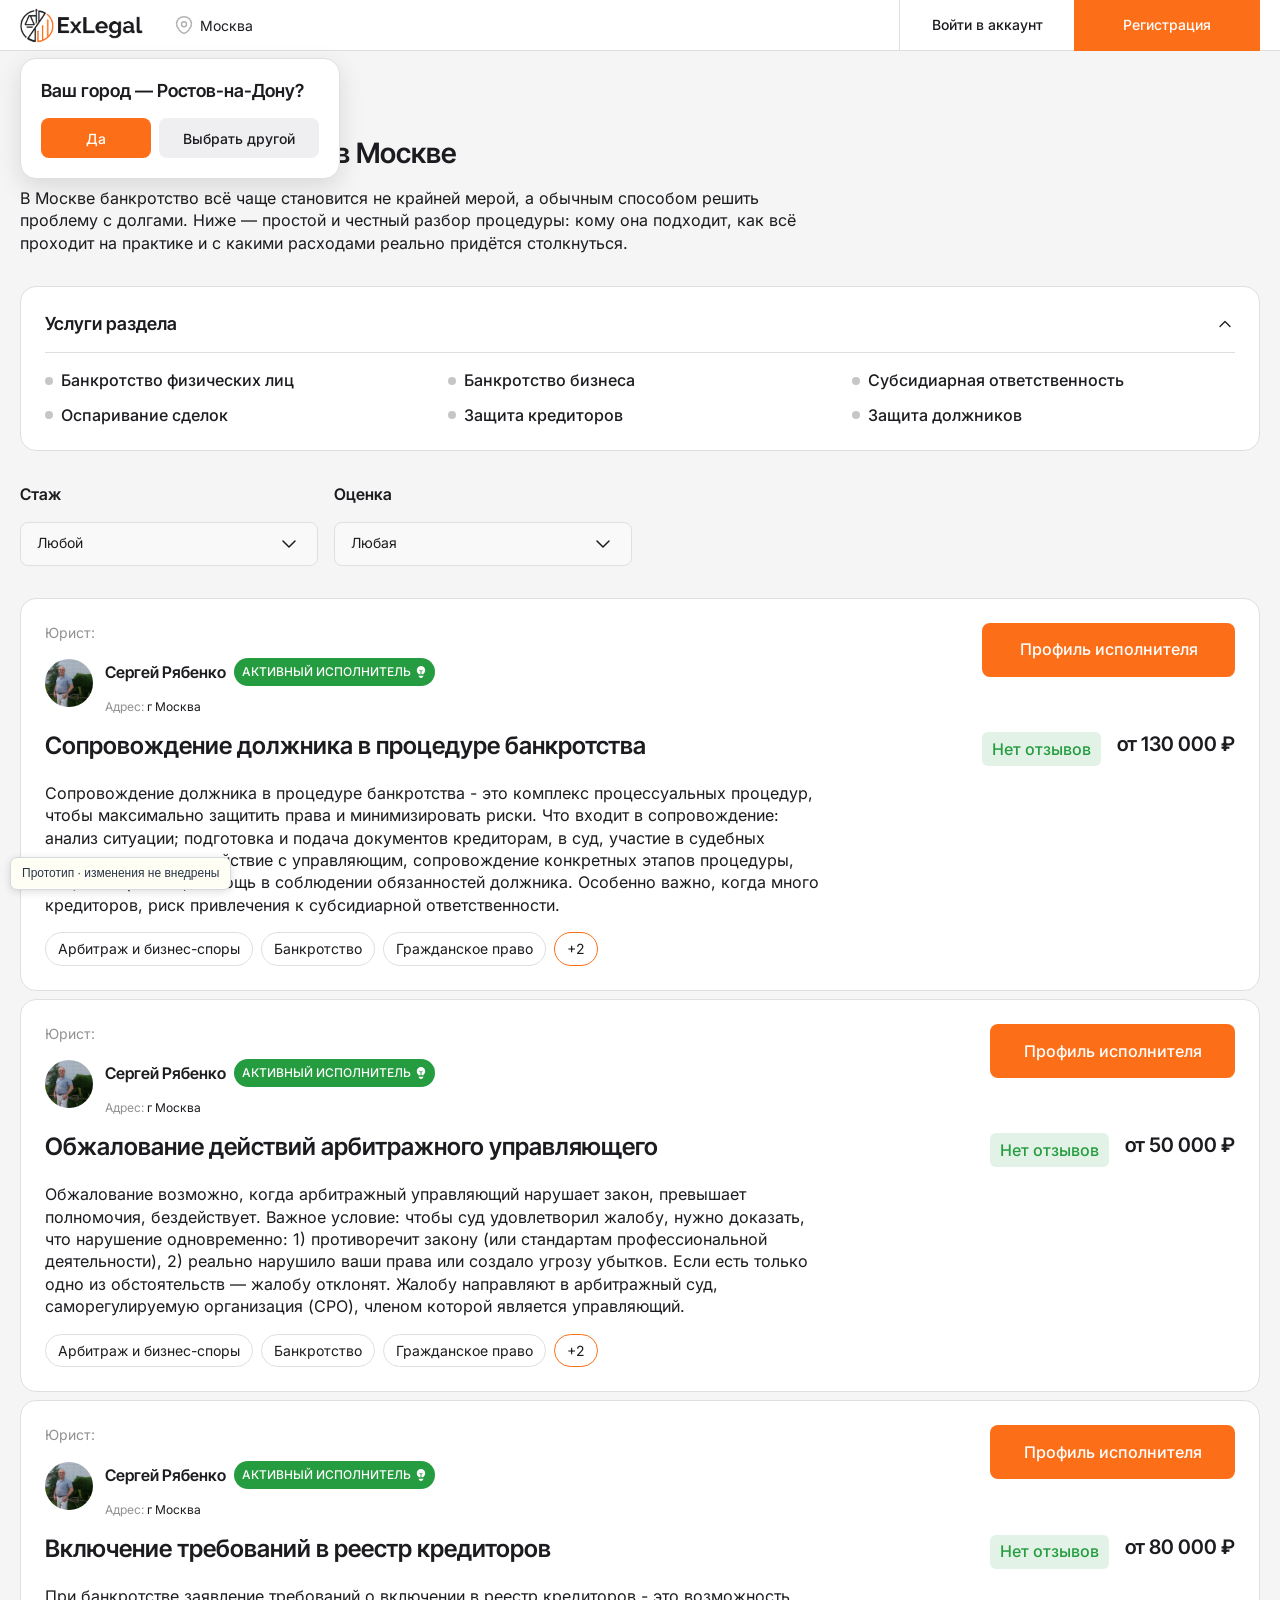
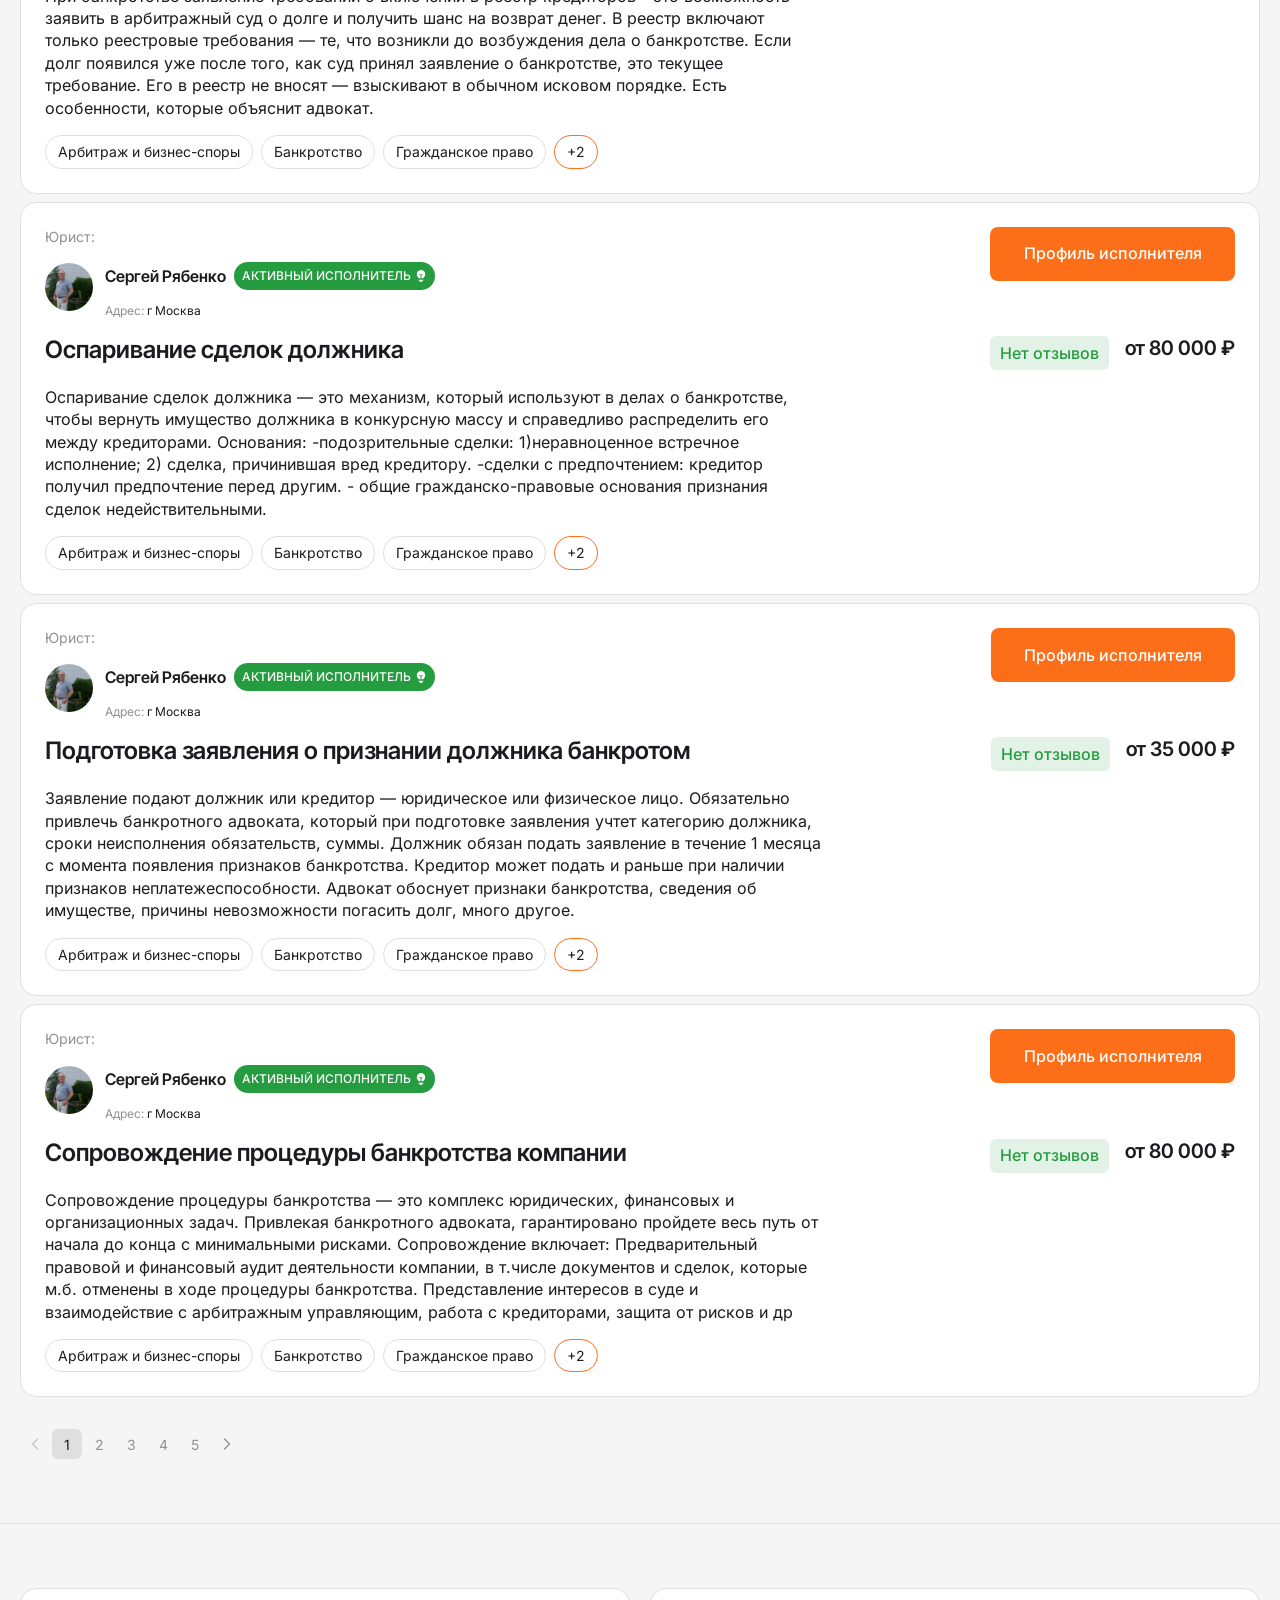
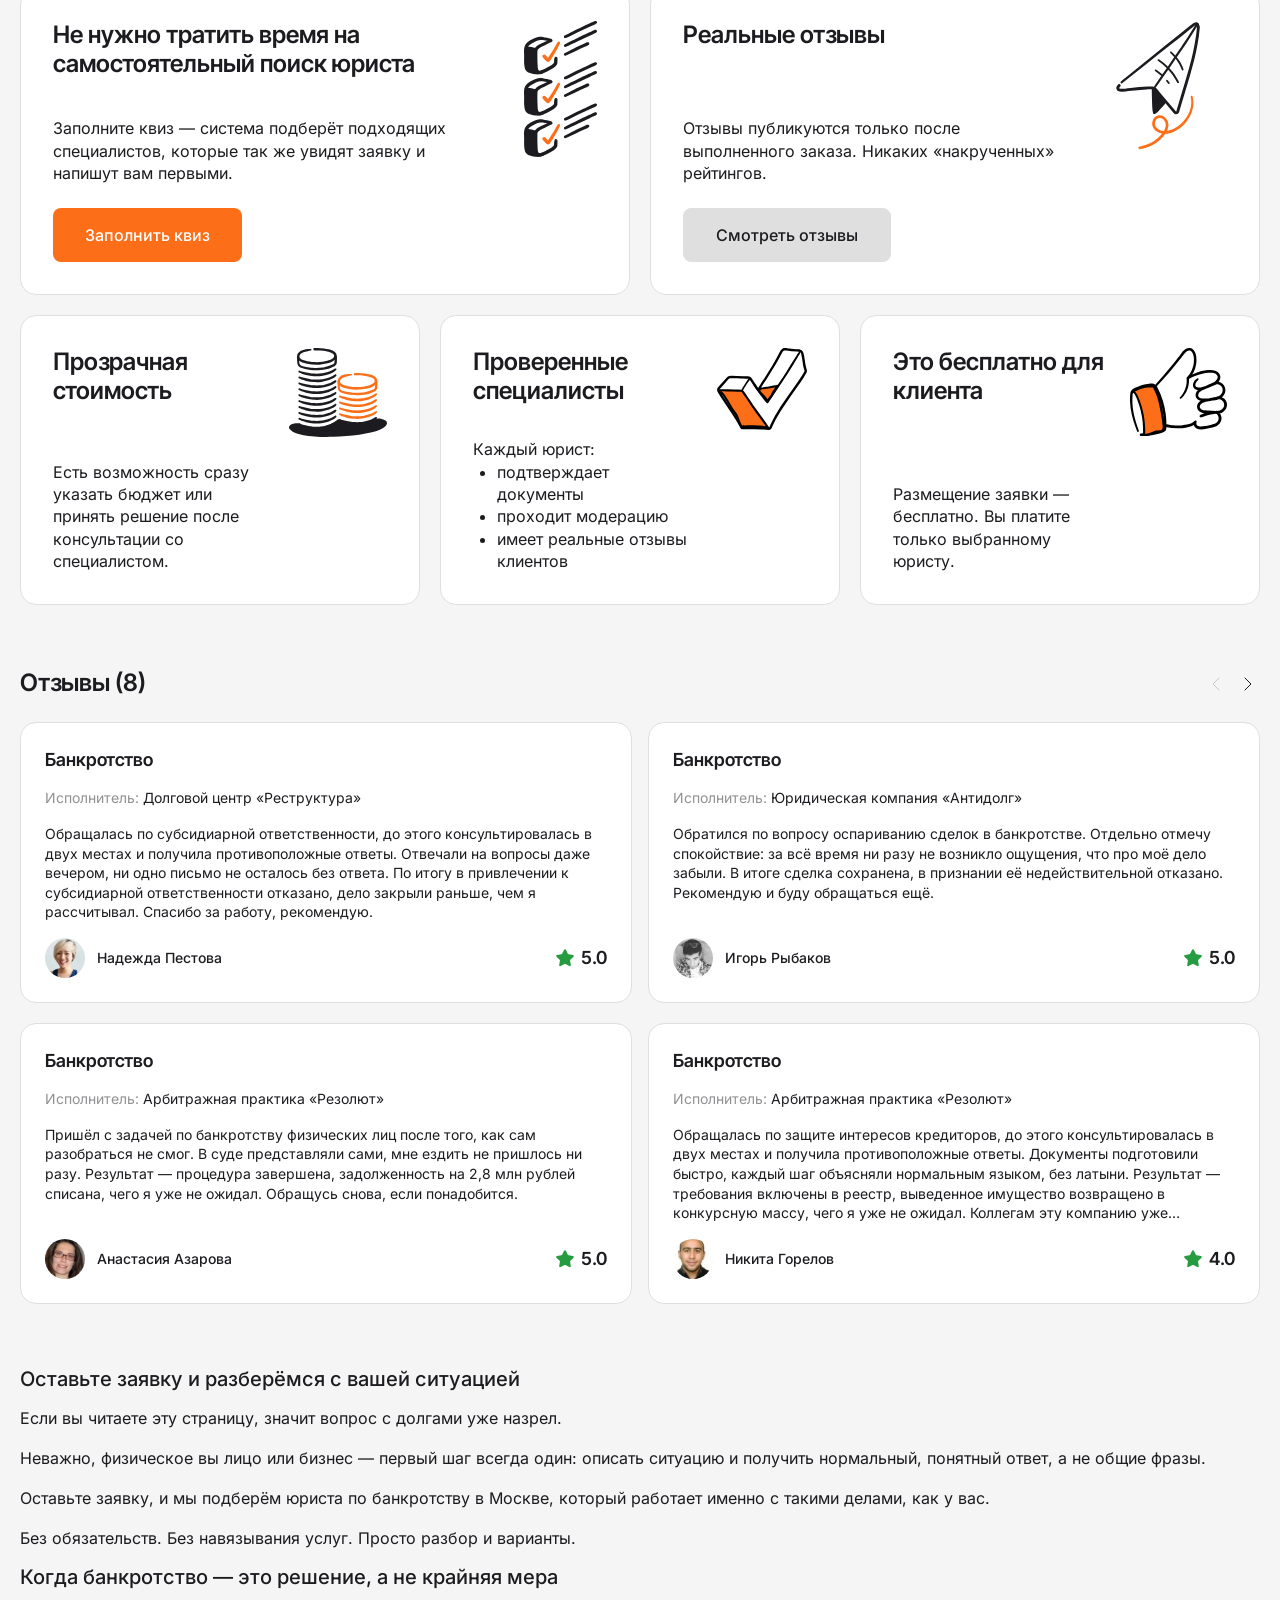
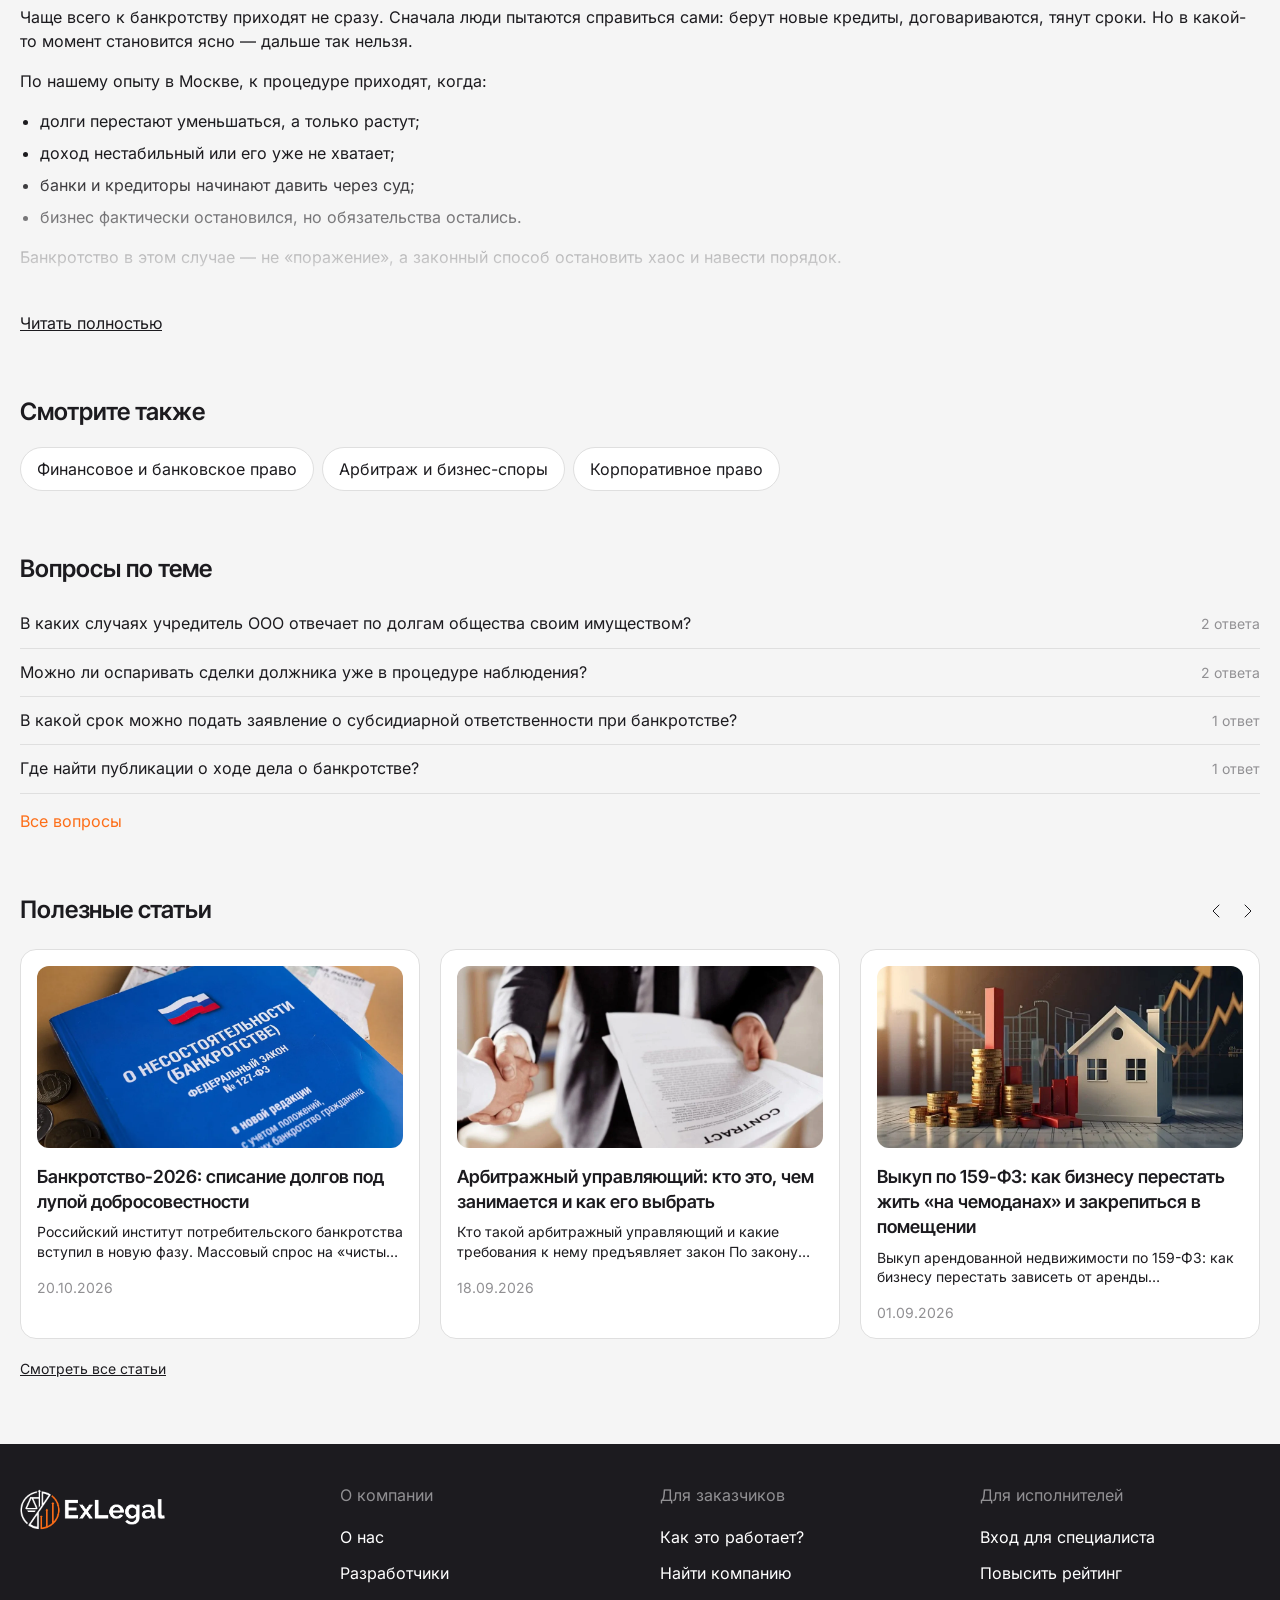
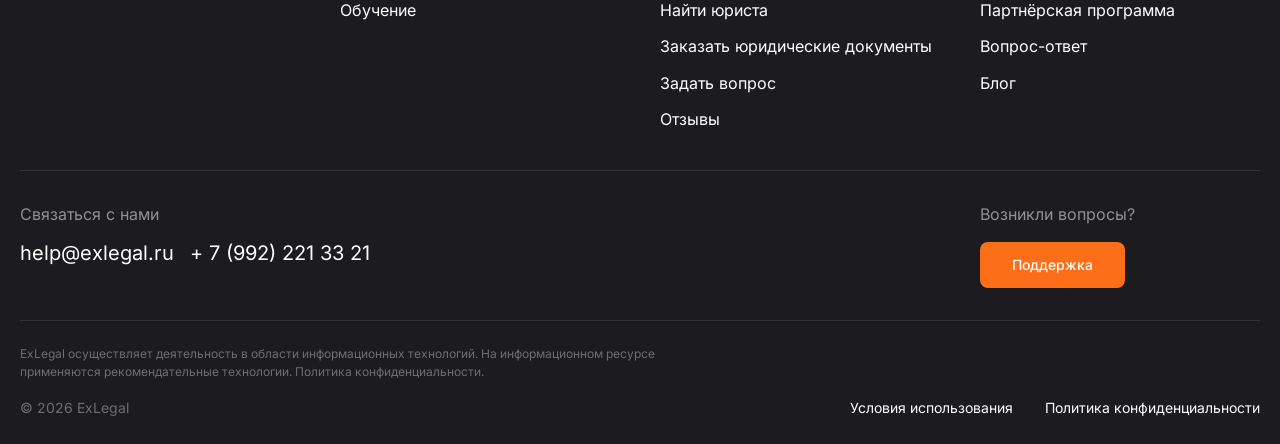
<file: desktop-card-only-v9/M1-card-only-after.html>
<!doctype html>
<html data-desktop-card-only="true"><head><meta charset="utf-8">
<meta name="viewport" content="width=device-width, initial-scale=1">
<title>Банкротство — юристы в Москве | Exlegal</title>


<link rel="stylesheet" href="../layout/assets/f8979237b0856b6890.css">
<style>*,:after,:before{box-sizing:border-box;margin:0;padding:0}:root{--color-primary:#fd6e18;--color-primary-dark:#e45c0a;--color-primary-light:rgba(253,110,24,.1);--color-text:#1c1b1f;--color-text-secondary:#444;--color-text-muted:#919093;--color-text-disabled:#c6c6c6;--color-white:#fff;--color-bg:#f5f5f5;--color-bg-alt:#f4f4f4;--color-bg-card:#f9f9f9;--color-border:#dfdfdf;--color-border-light:#e9e9e9;--color-border-muted:#d7d7d7;--color-surface-primary:hsla(0,0%,87.5%,.5);--color-success:#259c3f;--color-success-light:rgba(37,156,63,.13);--color-error:#df393c;--color-error-light:rgba(224,25,53,.13);--color-neutral-light:rgba(28,27,31,.1);--color-purple:#8a38f5;--color-blue:#1861fd;--color-black:#000;--color-dark:var(--color-text);--color-muted:var(--color-text-muted);--font-base:"Inter",sans-serif;--font-tight:"Inter Tight",sans-serif;--text-h1:28px;--text-h3:20px;--text-h4:18px;--text-h5:16px;--text-body:16px;--text-small:14px;--lh-tight:120%;--lh-normal:140%;--fw-regular:400;--fw-medium:500;--fw-semibold:600;--radius-xs:5px;--radius-sm:6px;--radius-md:8px;--radius-lg:16px;--radius-full:360px;--shadow-card:0px 4px 24px 0px rgba(0,0,0,.1);--shadow-bottom:0px -4px 24px 0px rgba(0,0,0,.1);--space-1:4px;--space-2:8px;--space-3:12px;--space-4:16px;--space-5:20px;--space-6:24px;--space-8:32px;--space-10:40px;--space-12:48px;--space-16:64px;--btn-height-sm:40px;--btn-height-md:48px;--btn-height-lg:54px;--input-height:54px;--container-width:1280px}body{background-color:var(--color-bg);color:var(--color-text);font-family:var(--font-base);font-size:var(--text-body);line-height:var(--lh-normal);-webkit-font-smoothing:antialiased;-moz-osx-font-smoothing:grayscale}.container{margin:0 auto;max-width:var(--container-width);padding:0 20px;width:100%}</style>
<style>.profile-card{background:var(--color-white);border:1px solid var(--color-border);border-radius:var(--radius-lg);display:flex;flex-direction:column;gap:24px;padding:32px;scroll-margin-top:24px}.profile-card__title{color:var(--color-text);font-family:var(--font-tight);font-size:var(--text-h3);font-weight:var(--fw-semibold);line-height:var(--lh-tight);white-space:nowrap}.profile-card__save{align-self:flex-start;background:var(--color-primary);border:none;border-radius:var(--radius-md);color:var(--color-white);cursor:pointer;font-family:var(--font-base);font-size:var(--text-body);font-weight:var(--fw-medium);height:54px;transition:opacity .15s;width:197px}.profile-card__save:hover{opacity:.88}.profile-card__save:disabled{background:var(--color-border);color:var(--color-text-muted);cursor:not-allowed;opacity:1}.profile-card__actions{align-items:center;display:flex;gap:16px}.profile-card__saved{color:var(--color-success,#22c55e)}.profile-card__error,.profile-card__saved{font-family:var(--font-base);font-size:var(--text-small)}.profile-card__error{color:var(--color-error,#ef4444)}.profile-field{display:flex;flex-direction:column;gap:8px;width:100%}.profile-field__label{font-size:var(--text-small);font-weight:var(--fw-regular);line-height:var(--lh-normal)}.profile-field__input,.profile-field__label{color:var(--color-text);font-family:var(--font-base)}.profile-field__input{background:var(--color-bg-card);border:1px solid var(--color-border);border-radius:var(--radius-md);font-size:var(--text-body);height:54px;outline:none;padding:0 20px;transition:border-color .15s;width:100%}.profile-field__input:focus{border-color:var(--color-primary)}.profile-field__input::-moz-placeholder{color:var(--color-text-muted)}.profile-field__input::placeholder{color:var(--color-text-muted)}.profile-skeleton{display:flex;flex:1;flex-direction:column;gap:16px}.profile-skeleton__card{animation:skeleton-pulse 1.8s ease-in-out infinite;background:var(--color-white);border:1px solid var(--color-border);border-radius:var(--radius-md);height:120px}@keyframes skeleton-pulse{0%,to{opacity:.6}50%{opacity:1}}.profile-load-error{background:var(--color-white);border:1px solid var(--color-border);border-radius:var(--radius-md);color:var(--color-error,#ef4444);font-family:var(--font-base);font-size:var(--text-body);padding:24px}.fade-enter-active,.fade-leave-active{transition:opacity .25s ease}.fade-enter-from,.fade-leave-to{opacity:0}@media(max-width:767px){.profile-card{border-radius:16px;margin:0 16px;padding:24px}.profile-card__title{font-size:20px;line-height:1.2;white-space:normal}.profile-card__save{width:100%}.profile-card__save,.profile-field__input{border-radius:8px;height:50px}}</style>
<style>.services-section-title{color:var(--color-text);font-family:var(--font-tight);font-size:24px;font-weight:var(--fw-semibold);line-height:var(--lh-tight);margin:0}.services-section-head{align-items:center;display:flex;gap:16px;justify-content:space-between}.services-arrows{align-items:center;display:flex;gap:8px}.services-arrow{align-items:center;background:none;border:none;color:var(--color-text);cursor:pointer;display:inline-flex;height:24px;justify-content:center;padding:0;transition:color .15s;width:24px}.services-arrow:disabled{color:var(--color-text-disabled);cursor:default}.services-arrow:not(:disabled):hover{color:var(--color-primary)}.services-more-btn{align-items:center;background:var(--color-border);border:1px solid var(--color-border);border-radius:var(--radius-md);color:var(--color-text);cursor:pointer;display:inline-flex;font-family:var(--font-base);font-size:var(--text-body);font-weight:var(--fw-medium);height:var(--btn-height-lg);justify-content:center;padding:0 32px;text-decoration:none;transition:opacity .15s;white-space:nowrap}.services-more-btn:hover{opacity:.85}@media(max-width:767px){.services-section-title{font-size:20px}.services-more-btn{height:50px;width:100%}}</style>
<style>.notifications[data-v-bbe35b02]{flex-shrink:0;position:relative}.notifications[data-v-bbe35b02],.notifications__cell[data-v-bbe35b02]{align-items:center;display:flex;height:51px}.notifications__cell[data-v-bbe35b02]{background:none;border:none;border-left:1px solid var(--color-border);cursor:pointer;justify-content:center;padding:0;width:51px}.notifications__cell--open[data-v-bbe35b02]{background:var(--color-border-light)}.notifications__icon[data-v-bbe35b02]{height:30px;position:relative;width:30px}.notifications__bell[data-v-bbe35b02]{display:block;height:14.94px;left:8.33px;position:absolute;top:8.39px;width:13.33px}.notifications__badge[data-v-bbe35b02]{align-items:center;background:var(--color-success);border-radius:6px;color:var(--color-white);display:flex;font-family:var(--font-base);font-size:9px;font-weight:500;height:12px;justify-content:center;left:15px;line-height:1;min-width:12px;padding:0 3px;position:absolute;top:1px}.notifications__panel[data-v-bbe35b02]{background:var(--color-white);border:1px solid var(--color-border);border-radius:var(--radius-md);box-shadow:0 4px 12px #0000001a;display:flex;flex-direction:column;gap:8px;padding:8px;position:absolute;right:0;top:55px;width:450px;z-index:200}.notifications__empty[data-v-bbe35b02]{color:var(--color-text-muted);font-size:14px;padding:12px;text-align:center}.notifications__item[data-v-bbe35b02]{align-items:center;background:var(--color-surface-primary);border-radius:var(--radius-sm);display:flex;gap:16px;padding:12px;text-decoration:none;transition:background .15s}.notifications__item[data-v-bbe35b02]:hover{background:var(--color-border)}.notifications__dot[data-v-bbe35b02]{background:var(--color-success);border-radius:50%;flex-shrink:0;height:10px;width:10px}.notifications__body[data-v-bbe35b02]{display:flex;flex:1;flex-direction:column;gap:4px;min-width:0}.notifications__title[data-v-bbe35b02]{color:var(--color-text);font-family:var(--font-tight);font-size:16px;font-weight:600;overflow:hidden;text-overflow:ellipsis;white-space:nowrap}.notifications__row[data-v-bbe35b02]{align-items:flex-end;display:flex;gap:8px;justify-content:space-between}.notifications__text[data-v-bbe35b02]{color:var(--color-text);font-size:14px;overflow:hidden;text-overflow:ellipsis}.notifications__text[data-v-bbe35b02],.notifications__time[data-v-bbe35b02]{font-family:var(--font-base);line-height:1.4;white-space:nowrap}.notifications__time[data-v-bbe35b02]{color:var(--color-text-muted);flex-shrink:0;font-size:10px}.dropdown-enter-active[data-v-bbe35b02],.dropdown-leave-active[data-v-bbe35b02]{transition:opacity .15s ease,transform .15s ease}.dropdown-enter-from[data-v-bbe35b02],.dropdown-leave-to[data-v-bbe35b02]{opacity:0;transform:translateY(-4px)}@media(max-width:768px){.notifications__panel[data-v-bbe35b02]{left:0;position:fixed;right:0;top:59px;width:auto}}.notifications__read-all[data-v-bbe35b02]{background:none;border:none;color:var(--color-text);cursor:pointer;font-family:var(--font-base);font-size:var(--text-small);line-height:var(--lh-normal);padding:4px 0;text-align:center;transition:color .15s}.notifications__read-all[data-v-bbe35b02]:hover{color:var(--color-primary)}</style>
<style>.ui-btn{align-items:center;border:none;border-radius:var(--radius-md);cursor:pointer;display:inline-flex;font-family:var(--font-base);font-size:var(--text-btn);font-weight:var(--fw-medium);gap:8px;justify-content:center;padding:0 24px;text-decoration:none;transition:opacity .15s;white-space:nowrap}.ui-btn--lg{height:var(--btn-height-lg)}.ui-btn--md{height:var(--btn-height-md)}.ui-btn--sm{font-size:var(--text-small);height:var(--btn-height-sm)}.ui-btn--primary{background:var(--color-primary);color:var(--color-white)}.ui-btn--secondary{background:#efeef0;color:var(--color-text)}.ui-btn--ghost{background:transparent;border:1px solid var(--color-border);color:var(--color-text)}</style>
<style>.ui-btn[data-v-800ad1cf]:hover{opacity:.85}.ui-btn.ui-btn--disabled[data-v-800ad1cf]{background:var(--color-border);color:var(--color-text-muted);cursor:not-allowed;pointer-events:none}.ui-btn.ui-btn--loading[data-v-800ad1cf]{cursor:default;opacity:.5;pointer-events:none}.ui-btn__spinner[data-v-800ad1cf]{animation:spin-800ad1cf .6s linear infinite;border:2px solid hsla(0,0%,100%,.3);border-radius:50%;border-top-color:#fff;height:18px;width:18px}.ui-btn--ghost .ui-btn__spinner[data-v-800ad1cf],.ui-btn--secondary .ui-btn__spinner[data-v-800ad1cf]{border-color:#00000026;border-top-color:var(--color-text)}@keyframes spin-800ad1cf{to{transform:rotate(1turn)}}</style>
<style>.city-confirm[data-v-8c9729f4]{background:var(--color-white);border:1px solid var(--color-border);border-radius:16px;box-shadow:0 8px 24px #1c1b1f1f;display:flex;flex-direction:column;gap:16px;padding:20px;width:320px}.city-confirm__title[data-v-8c9729f4]{color:#1c1b1f;font-family:var(--font-tight);font-size:18px;font-weight:600;line-height:1.3;margin:0}.city-confirm__actions[data-v-8c9729f4]{display:flex;gap:8px}.city-confirm__actions[data-v-8c9729f4]>*{flex:1}@media(max-width:767px){.city-confirm[data-v-8c9729f4]{width:100%}}</style>
<style>.city-popup-overlay[data-v-1a1dd25e]{align-items:center;background:#00000080;display:flex;inset:0;justify-content:center;padding:16px;position:fixed;z-index:200}.city-popup[data-v-1a1dd25e]{background:#fff;border:1px solid #dfdfdf;border-radius:16px;display:flex;flex-direction:column;gap:24px;max-width:630px;padding:32px;width:100%}.city-popup__head[data-v-1a1dd25e]{align-items:flex-start;display:flex;gap:16px;justify-content:space-between}.city-popup__title[data-v-1a1dd25e]{color:#1c1b1f;font-family:Inter Tight,sans-serif;font-size:24px;font-weight:600;line-height:1.2;margin:0}.city-popup__close[data-v-1a1dd25e]{align-items:center;background:none;border:none;color:#1c1b1f;cursor:pointer;display:flex;height:32px;justify-content:center;padding:0;transition:opacity .15s;width:32px}.city-popup__close[data-v-1a1dd25e]:hover{opacity:.7}.city-popup__search[data-v-1a1dd25e]{align-items:center;background:#f9f9f9;border:1px solid rgba(145,144,147,.7);border-radius:8px;display:flex;gap:8px;min-height:44px;padding:10px 16px}.city-popup__search input[data-v-1a1dd25e]{background:none;border:none;color:#1c1b1f;flex:1;font-family:inherit;font-size:14px;line-height:1.4;min-width:0;outline:none}.city-popup__search input[data-v-1a1dd25e]::-moz-placeholder{color:#919093b3}.city-popup__search input[data-v-1a1dd25e]::placeholder{color:#919093b3}.city-popup__search input[data-v-1a1dd25e]::-webkit-search-cancel-button{display:none}.city-popup__list[data-v-1a1dd25e]{margin:0 -32px;max-height:357px;overflow-y:auto}.city-popup__list[data-v-1a1dd25e]::-webkit-scrollbar{width:4px}.city-popup__list[data-v-1a1dd25e]::-webkit-scrollbar-track{background:transparent}.city-popup__list[data-v-1a1dd25e]::-webkit-scrollbar-thumb{background:#dfdfdf;border-radius:4px}.city-popup__list[data-v-1a1dd25e]{scrollbar-color:#dfdfdf transparent;scrollbar-width:thin}.city-popup__item[data-v-1a1dd25e]{align-items:center;background:none;border:none;color:#1c1b1f;cursor:pointer;display:flex;font-family:inherit;font-size:14px;height:51px;line-height:1.4;padding:0 32px;position:relative;text-align:left;width:100%}.city-popup__item[data-v-1a1dd25e]:after{bottom:0}.city-popup__item[data-v-1a1dd25e]:after,.city-popup__item[data-v-1a1dd25e]:first-child:before{background:#dfdfdf;content:"";height:1px;left:32px;position:absolute;right:32px}.city-popup__item[data-v-1a1dd25e]:first-child:before{top:0}.city-popup__item--current[data-v-1a1dd25e],.city-popup__item[data-v-1a1dd25e]:hover{background:var(--color-surface-primary)}.city-popup__empty[data-v-1a1dd25e]{color:#919093;font-size:14px;line-height:1.4;margin:0;padding:16px 32px}@media(max-width:767px){.city-popup[data-v-1a1dd25e]{gap:16px;padding:20px 16px}.city-popup__title[data-v-1a1dd25e]{font-size:20px}.city-popup__list[data-v-1a1dd25e]{margin:0 -16px;max-height:60vh}.city-popup__item[data-v-1a1dd25e]{padding:0 16px}.city-popup__item[data-v-1a1dd25e]:after,.city-popup__item[data-v-1a1dd25e]:first-child:before{left:16px;right:16px}.city-popup__empty[data-v-1a1dd25e]{padding:16px}}</style>
<style>.header[data-v-21a440d3]{background:var(--color-white);border-bottom:1px solid var(--color-border);height:51px;position:sticky;top:0;z-index:100}.header__inner[data-v-21a440d3]{height:100%}.header__inner[data-v-21a440d3],.header__logo[data-v-21a440d3]{align-items:center;display:flex}.header__logo[data-v-21a440d3]{flex-shrink:0;text-decoration:none}.header__logo-img[data-v-21a440d3]{display:block;height:43px;width:126px}.header__location[data-v-21a440d3]{align-items:center;background:none;border:none;color:var(--color-dark);cursor:pointer;display:flex;flex-shrink:0;font-family:inherit;font-size:14px;font-weight:400;gap:6px;margin-left:28px;padding:0;transition:opacity .15s}.header__location[data-v-21a440d3]:hover{opacity:.7}.header__city-confirm[data-v-21a440d3]{left:0;pointer-events:none;position:absolute;right:0;top:calc(100% + 8px)}.header__city-confirm .container[data-v-21a440d3]{display:flex}.header__city-confirm[data-v-21a440d3] .city-confirm{pointer-events:auto}.header__city-row[data-v-21a440d3]{background:var(--color-bg);display:none;padding-top:16px}.header__location--mobile[data-v-21a440d3]{margin-left:0}.header__auth[data-v-21a440d3]{align-items:center;display:flex;margin-left:auto}.header__auth--mobile[data-v-21a440d3]{display:none}.header__btn[data-v-21a440d3]{align-items:center;cursor:pointer;display:flex;font-family:var(--font-base);font-size:14px;font-weight:500;height:51px;justify-content:center;line-height:1.4;text-decoration:none;transition:opacity .15s;white-space:nowrap}.header__btn[data-v-21a440d3]:hover{opacity:.8}.header__btn--secondary[data-v-21a440d3]{background:transparent;border:none;border-left:1px solid var(--color-border);border-right:1px solid var(--color-border);color:var(--color-dark);margin-right:-1px;width:176px}.header__btn--primary[data-v-21a440d3]{background:var(--color-primary);border:none;color:var(--color-white);width:186px}.header__nav[data-v-21a440d3]{margin-left:auto}.header__nav[data-v-21a440d3],.header__tab[data-v-21a440d3]{align-items:center;display:flex}.header__tab[data-v-21a440d3]{background:transparent;border:none;border-left:1px solid var(--color-border);color:var(--color-dark);cursor:pointer;font-family:var(--font-base);font-size:14px;font-weight:500;height:51px;justify-content:center;margin-right:-1px;padding:0;position:relative;text-decoration:none;transition:opacity .15s;-webkit-user-select:none;-moz-user-select:none;user-select:none;white-space:nowrap;width:125px}.header__tab--services:hover>span[data-v-21a440d3],.header__tab--services:hover>svg[data-v-21a440d3],.header__tab[data-v-21a440d3]:not(.header__tab--services):hover{opacity:.7}.header__tab--services--open[data-v-21a440d3]{background:#e9e9e9}.header__tab--last[data-v-21a440d3],.header__tab[data-v-21a440d3]:last-child{border-right:1px solid var(--color-border)}.header__tab.router-link-active[data-v-21a440d3]:after{background:var(--color-primary);border-radius:4px 4px 0 0;bottom:0;content:"";height:4px;left:1px;position:absolute;right:0}.header__tab--services[data-v-21a440d3]{cursor:default;gap:8px}.header__dropdown[data-v-21a440d3]{background:#fff;border:1px solid var(--color-border);border-radius:var(--radius-md);box-shadow:0 4px 12px #0000001a;padding:8px;position:absolute;top:55px;width:228px;z-index:200}.header__dropdown[data-v-21a440d3]:before{background:transparent;content:"";height:4px;left:0;pointer-events:auto;position:absolute;right:0;top:-4px}.header__dropdown--left[data-v-21a440d3]{left:0}.header__dropdown--right[data-v-21a440d3]{right:0}.header__dropdown--user[data-v-21a440d3]{border-radius:16px;right:0;width:228px}.header__dropdown--user .header__dropdown-item[data-v-21a440d3]{height:40px}.header__dropdown-item[data-v-21a440d3]{align-items:center;background:transparent;border:none;border-radius:7px;color:var(--color-dark);cursor:pointer;display:flex;font-family:var(--font-base);font-size:14px;font-weight:400;gap:10px;height:42px;justify-content:space-between;line-height:1.4;padding:6px 12px;text-align:left;text-decoration:none;transition:background .15s;width:100%}.header__dropdown-item[data-v-21a440d3]:hover{background:var(--color-border);border-radius:7px}.header__dropdown-item--logout[data-v-21a440d3]{color:#df393c}.header__user[data-v-21a440d3]{border-left:1px solid var(--color-border);cursor:default;flex-shrink:0;height:51px;padding:0 20px;position:relative}.header__user[data-v-21a440d3],.header__user-link[data-v-21a440d3]{align-items:center;display:flex;gap:8px}.header__user-link[data-v-21a440d3]{color:inherit;text-decoration:none}a.header__user-link[data-v-21a440d3]{cursor:pointer}.header__username[data-v-21a440d3]{color:var(--color-dark);font-family:var(--font-base);font-size:14px;font-weight:500;max-width:105px;overflow:hidden;text-overflow:ellipsis;white-space:nowrap}.header__chevron-icon[data-v-21a440d3]{color:var(--color-dark);flex-shrink:0;margin-left:auto}.header__avatar[data-v-21a440d3]{align-items:center;background:var(--color-primary);border-radius:50%;color:var(--color-white);display:flex;flex-shrink:0;font-family:var(--font-tight);font-size:13px;font-weight:600;height:40px;justify-content:center;text-transform:uppercase;width:40px}.header__avatar--sm[data-v-21a440d3]{font-size:12px;height:39px;width:39px}.header__avatar-img[data-v-21a440d3]{border-radius:50%;display:block;height:100%;-o-object-fit:cover;object-fit:cover;width:100%}.header__mobile-right[data-v-21a440d3]{align-items:center;display:none;height:51px;margin-left:auto}.header__avatar-btn[data-v-21a440d3]{align-items:center;background:none;border:none;border-left:1px solid var(--color-border);cursor:pointer;display:flex;gap:8px;height:51px;padding:0 16px}.header__mobile-user-wrap[data-v-21a440d3]{align-items:center;display:flex;height:51px;position:relative}.header__dropdown--mobile-user[data-v-21a440d3]{border-radius:16px;left:auto;right:0;top:55px;width:242px}.mobile-user-menu__backdrop[data-v-21a440d3]{inset:0;position:fixed;z-index:150}.header__burger[data-v-21a440d3]{align-items:center;background:none;border:none;border-left:1px solid var(--color-border);cursor:pointer;display:flex;flex-shrink:0;height:51px;justify-content:center;padding:0 14px}.mobile-menu[data-v-21a440d3]{background:var(--color-bg);display:flex;flex-direction:column;height:100%;left:0;overflow-y:auto;position:fixed;top:0;width:100%;z-index:200}.mobile-menu__header[data-v-21a440d3]{background:var(--color-white);border-bottom:1px solid var(--color-border);flex-shrink:0;height:51px;justify-content:space-between;padding:0 0 0 16px}.mobile-menu__close[data-v-21a440d3],.mobile-menu__header[data-v-21a440d3],.mobile-menu__header-right[data-v-21a440d3]{align-items:center;display:flex}.mobile-menu__close[data-v-21a440d3]{background:none;border:none;border-left:1px solid var(--color-border);cursor:pointer;height:51px;justify-content:center;padding:0 14px}.mobile-menu__body[data-v-21a440d3]{flex:1;overflow-y:auto}.mobile-menu__location[data-v-21a440d3]{align-items:center;background:none;border:none;color:var(--color-muted);cursor:pointer;display:flex;font-family:var(--font-base);font-size:14px;font-weight:400;gap:6px;padding:10px 16px;text-align:left;width:100%}.mobile-menu__nav[data-v-21a440d3]{display:flex;flex-direction:column}.mobile-menu__nav-item[data-v-21a440d3]{border-bottom:1px solid var(--color-border);color:var(--color-dark);display:block;font-family:var(--font-tight);font-size:20px;font-weight:600;line-height:1.2;padding:16px;text-decoration:none;transition:color .15s}.mobile-menu__nav-item--main-open[data-v-21a440d3]{border-top:1px solid var(--color-border)}.mobile-menu__nav-item[data-v-21a440d3]:hover{color:var(--color-primary)}.mobile-menu__nav-item--first[data-v-21a440d3]{border-top:1px solid var(--color-border)}.mobile-menu__nav-item--sub[data-v-21a440d3]{border-bottom:none;font-family:var(--font-tight);font-size:20px;font-weight:600;line-height:1.2;padding:8px 16px}.mobile-menu__section[data-v-21a440d3]{display:flex;flex-direction:column}.mobile-menu__section--gap[data-v-21a440d3]{margin-top:20px}.mobile-menu__section-toggle[data-v-21a440d3]{align-items:center;background:none;border:none;border-bottom:1px solid var(--color-border);color:var(--color-dark);cursor:pointer;display:flex;font-family:var(--font-tight);font-size:20px;font-weight:600;justify-content:space-between;line-height:1.2;padding:16px;text-align:left;width:100%}.mobile-menu__section-toggle--first[data-v-21a440d3]{border-top:1px solid var(--color-border)}.mobile-menu__section-toggle--expanded[data-v-21a440d3]{border-bottom:none;color:#919093b3}.mobile-menu__section-chevron[data-v-21a440d3]{color:var(--color-dark);flex-shrink:0;transition:transform .2s ease}.mobile-menu__section-toggle--expanded .mobile-menu__section-chevron[data-v-21a440d3]{color:#919093b3}.mobile-menu__chevron--open[data-v-21a440d3]{transform:rotate(180deg)}.mobile-menu__subnav[data-v-21a440d3]{display:flex;flex-direction:column}.mobile-menu__subnav .mobile-menu__nav-item[data-v-21a440d3]:first-child{border-top:none}.mobile-menu__footer[data-v-21a440d3]{background:var(--color-bg);flex-shrink:0;padding:20px 32px}.mobile-menu__logout[data-v-21a440d3]{background:none;border:none;color:var(--color-dark);cursor:pointer;font-family:var(--font-tight);font-size:16px;font-weight:500;padding:0;transition:opacity .15s}.mobile-menu__logout[data-v-21a440d3]:hover{opacity:.7}.mobile-menu__backdrop[data-v-21a440d3]{background:#0006;inset:0;position:fixed;z-index:199}.mobile-menu-enter-active[data-v-21a440d3],.mobile-menu-leave-active[data-v-21a440d3]{transition:transform .3s ease,opacity .3s ease}.mobile-menu-enter-from[data-v-21a440d3],.mobile-menu-leave-to[data-v-21a440d3]{opacity:0;transform:translate(-100%)}.backdrop-enter-active[data-v-21a440d3],.backdrop-leave-active[data-v-21a440d3]{transition:opacity .3s ease}.backdrop-enter-from[data-v-21a440d3],.backdrop-leave-to[data-v-21a440d3]{opacity:0}.dropdown-enter-active[data-v-21a440d3],.dropdown-leave-active[data-v-21a440d3]{transition:opacity .15s ease,transform .15s ease}.dropdown-enter-from[data-v-21a440d3],.dropdown-leave-to[data-v-21a440d3]{opacity:0;transform:translateY(-4px)}@media(max-width:768px){.header__logo-img[data-v-21a440d3]{height:37px;width:108px}.header[data-v-21a440d3]{height:auto}.header__inner[data-v-21a440d3]{height:51px}.header__inner .header__notifications--desktop[data-v-21a440d3],.header__location--desktop[data-v-21a440d3]{display:none}.header__city-row[data-v-21a440d3]{display:block}.header__auth--desktop[data-v-21a440d3],.header__nav--desktop[data-v-21a440d3],.header__user--desktop[data-v-21a440d3]{display:none}.header__mobile-right[data-v-21a440d3]{display:flex}.header__auth--mobile[data-v-21a440d3]{display:flex;margin-left:auto}.header__auth--mobile .header__btn--secondary[data-v-21a440d3]{border-left:1px solid var(--color-border);border-right:1px solid var(--color-border);margin-right:-1px;width:66px}.header__auth--mobile .header__btn--primary[data-v-21a440d3]{width:122px}.header__inner[data-v-21a440d3]{padding-right:0}}</style>
<style>.footer[data-v-97918f0f]{background:var(--color-dark);color:var(--color-white);padding:40px 0 0}.footer__inner[data-v-97918f0f]{display:flex;flex-direction:column}.footer__logo[data-v-97918f0f]{display:block;margin-bottom:0;text-decoration:none}.footer__logo img[data-v-97918f0f]{display:block}.footer__grid[data-v-97918f0f]{border-bottom:1px solid hsla(0,0%,100%,.1);display:grid;gap:40px;grid-template-columns:repeat(4,1fr);padding-bottom:40px}.footer__col--logo[data-v-97918f0f]{align-items:flex-start;display:flex}.footer__col-title[data-v-97918f0f]{color:var(--color-muted);font-size:16px;font-weight:400;margin-bottom:20px}.footer__links[data-v-97918f0f]{display:flex;flex-direction:column;gap:14px;list-style:none}.footer__links a[data-v-97918f0f]{color:var(--color-white);font-size:16px;text-decoration:none;transition:color .15s}.footer__links a[data-v-97918f0f]:hover{color:var(--color-primary)}.footer__mobile[data-v-97918f0f]{display:none}.footer__contacts[data-v-97918f0f]{border-bottom:1px solid hsla(0,0%,100%,.1);display:grid;gap:40px;grid-template-columns:repeat(4,1fr);padding:32px 0}.footer__contacts-block--wide[data-v-97918f0f]{grid-column:span 3}.footer__contacts-label[data-v-97918f0f]{color:var(--color-muted);font-size:16px;font-weight:400;margin-bottom:16px}.footer__contact-info[data-v-97918f0f]{align-items:center;display:flex;flex-wrap:nowrap;gap:16px}.footer__contact-link[data-v-97918f0f]{color:var(--color-white);font-size:20px;text-decoration:none;transition:color .15s;white-space:nowrap}.footer__contact-link[data-v-97918f0f]:hover{color:var(--color-primary)}.footer__support-btn[data-v-97918f0f]{align-items:center;background:var(--color-primary);border-radius:8px;color:var(--color-white);display:inline-flex;font-size:14px;font-weight:500;justify-content:center;padding:12px 32px;text-decoration:none;transition:opacity .15s}.footer__support-btn[data-v-97918f0f]:hover{opacity:.9}.footer__support-btn--wide[data-v-97918f0f]{display:none}.footer__bottom[data-v-97918f0f]{padding:24px 0}.footer__legal-text[data-v-97918f0f]{color:#919093b3;font-size:12px;line-height:1.5;margin-bottom:16px;max-width:680px}.footer__bottom-row[data-v-97918f0f]{align-items:center;display:flex;justify-content:space-between}.footer__copyright[data-v-97918f0f]{color:#919093b3;font-size:14px}.footer__legal[data-v-97918f0f]{display:flex;gap:32px}.footer__legal a[data-v-97918f0f]{color:var(--color-white);font-size:14px;text-decoration:none;transition:color .15s}.footer__legal a[data-v-97918f0f]:hover{color:var(--color-primary)}@media(max-width:768px){.footer__contacts[data-v-97918f0f],.footer__grid[data-v-97918f0f]{display:none}.footer__mobile[data-v-97918f0f]{border-bottom:1px solid hsla(0,0%,100%,.1);display:flex;flex-direction:column;padding-bottom:24px}.footer__mobile .footer__logo[data-v-97918f0f]{margin-bottom:20px}.footer__mobile .footer__logo img[data-v-97918f0f]{height:37px;width:108px}.footer__support-btn--wide[data-v-97918f0f]{display:flex;font-size:16px;margin-bottom:8px;padding:16px;width:100%}.footer__accordion[data-v-97918f0f]{border-top:1px solid hsla(0,0%,100%,.1)}.footer__accordion-toggle[data-v-97918f0f]{align-items:center;background:none;border:none;color:var(--color-muted);cursor:pointer;display:flex;font-family:var(--font-base);font-size:14px;font-weight:400;justify-content:space-between;padding:16px 0;text-align:left;width:100%}.footer__chevron[data-v-97918f0f]{flex-shrink:0;transition:transform .2s}.footer__chevron--open[data-v-97918f0f]{transform:rotate(180deg)}.footer__accordion-links[data-v-97918f0f]{display:flex;flex-direction:column;gap:0;list-style:none;padding-bottom:8px}.footer__accordion-links li a[data-v-97918f0f]{color:var(--color-white);display:block;font-size:14px;padding:10px 0;text-decoration:none}.footer__mobile-contacts[data-v-97918f0f]{padding-top:24px}.footer__contact-link[data-v-97918f0f]{font-size:16px}.footer__bottom[data-v-97918f0f]{padding:16px 0}.footer__legal-text[data-v-97918f0f]{font-size:11px;margin-bottom:12px}.footer__bottom-row[data-v-97918f0f]{align-items:flex-start}.footer__bottom-row[data-v-97918f0f],.footer__legal[data-v-97918f0f]{flex-direction:column;gap:12px}}</style>
<style>.error-screen[data-v-5f1d0004]{background-color:var(--color-bg);display:flex;flex-direction:column;min-height:100vh}.error-screen__body[data-v-5f1d0004]{align-items:center;display:flex;flex:1;flex-direction:column;justify-content:center;padding:80px 20px;text-align:center}.error-screen__code[data-v-5f1d0004],.error-screen__title[data-v-5f1d0004]{color:var(--color-text);font-family:var(--font-tight);font-size:var(--text-h1);font-weight:var(--fw-semibold);line-height:var(--lh-tight)}.error-screen__title[data-v-5f1d0004]{margin-top:var(--space-2)}.error-screen__text[data-v-5f1d0004]{color:var(--color-text);font-weight:var(--fw-regular);line-height:var(--lh-normal);margin-top:var(--space-4)}.error-screen__btn[data-v-5f1d0004],.error-screen__text[data-v-5f1d0004]{font-family:var(--font-base);font-size:var(--text-body)}.error-screen__btn[data-v-5f1d0004]{align-items:center;background:var(--color-primary);border-radius:var(--radius-md);color:var(--color-white);display:inline-flex;font-weight:var(--fw-medium);height:var(--btn-height-lg);justify-content:center;margin-top:var(--space-8);padding:0 var(--space-8);text-decoration:none;transition:background-color .15s}.error-screen__btn[data-v-5f1d0004]:hover{background:var(--color-primary-dark)}@media(max-width:767px){.error-screen__body[data-v-5f1d0004]{padding:60px 16px}.error-screen__text[data-v-5f1d0004]{max-width:343px}.error-screen__btn[data-v-5f1d0004]{height:50px;margin-top:var(--space-6)}}</style>
<style>.breadcrumbs[data-v-84767f2c]{padding:16px 0}.breadcrumbs__inner[data-v-84767f2c]{align-items:center;display:flex;flex-wrap:wrap}.breadcrumbs__item[data-v-84767f2c]{align-items:center;color:var(--color-muted);display:inline-flex;font-family:var(--font-tight);font-size:14px;letter-spacing:.02em}.breadcrumbs__link[data-v-84767f2c]{color:var(--color-text);text-decoration:none;transition:color .15s}.breadcrumbs__current[data-v-84767f2c],.breadcrumbs__link[data-v-84767f2c]:hover{color:var(--color-text-muted)}.breadcrumbs__sep[data-v-84767f2c]{color:var(--color-muted);margin:0 4px}@media(max-width:768px){.breadcrumbs[data-v-84767f2c]{display:none}}</style>
<style>.page-loader[data-v-5d628057]{align-items:center;display:flex;flex:1;flex-direction:column;gap:16px;justify-content:center;min-height:60vh;padding:40px 16px}.page-loader__spinner[data-v-5d628057]{flex-shrink:0;height:82px;position:relative;width:82px}.page-loader__ring[data-v-5d628057]{animation:page-loader-spin-5d628057 1.2s linear infinite;height:82px;inset:0;position:absolute;width:82px}.page-loader__mark[data-v-5d628057]{height:65px;left:50%;position:absolute;top:50%;transform:translate(-50%,-50%);width:65px}.page-loader__text[data-v-5d628057]{color:var(--color-text);font-family:var(--font-base);font-size:var(--text-small);font-weight:var(--fw-regular);text-align:center}@keyframes page-loader-spin-5d628057{to{transform:rotate(1turn)}}@media(prefers-reduced-motion:reduce){.page-loader__ring[data-v-5d628057]{animation:none}}</style>
<style>.level-popup-overlay[data-v-2fc16e4f]{align-items:center;background:#00000080;display:flex;inset:0;justify-content:center;padding:16px;position:fixed;z-index:200}.level-popup[data-v-2fc16e4f]{align-items:center;background:var(--color-white);border:1px solid var(--color-border);border-radius:var(--radius-lg);display:flex;flex-direction:column;gap:16px;max-width:737px;padding:32px;position:relative;text-align:center;width:100%}.level-popup__close[data-v-2fc16e4f]{align-items:center;background:none;border:none;color:var(--color-text-muted);cursor:pointer;display:flex;height:32px;justify-content:center;position:absolute;right:32px;top:32px;width:32px}.level-popup__icon[data-v-2fc16e4f]{display:block;height:64px;width:64px}.level-popup__title[data-v-2fc16e4f]{color:var(--color-text);font-family:var(--font-tight);font-size:24px;font-weight:var(--fw-semibold);line-height:var(--lh-tight)}.level-popup__text[data-v-2fc16e4f]{color:var(--color-text);font-family:var(--font-base);font-size:var(--text-body);line-height:var(--lh-normal);max-width:629px}.level-popup__link[data-v-2fc16e4f]{color:inherit;text-decoration:underline}.level-popup__btn[data-v-2fc16e4f]{align-items:center;background:var(--color-primary);border-radius:var(--radius-md);color:var(--color-white);display:flex;font-family:var(--font-base);font-size:var(--text-body);font-weight:var(--fw-medium);height:54px;justify-content:center;margin-top:8px;text-decoration:none;width:273px}.level-popup__btn[data-v-2fc16e4f]:hover{background:var(--color-primary-dark)}@media(max-width:767px){.level-popup[data-v-2fc16e4f]{max-width:343px;padding:24px}.level-popup__close[data-v-2fc16e4f]{right:24px;top:23px}.level-popup__title[data-v-2fc16e4f]{font-size:18px;line-height:var(--lh-normal)}.level-popup__text[data-v-2fc16e4f]{font-size:var(--text-small)}.level-popup__btn[data-v-2fc16e4f]{height:50px;width:100%}}</style>
<style>.page-wrapper[data-v-b8044de8]{display:flex;flex-direction:column;min-height:100vh}.page-main[data-v-b8044de8]{flex:1}.page-main--loading[data-v-b8044de8]{display:flex;flex-direction:column}.page-content[data-v-b8044de8]{display:contents}.page-content--hidden[data-v-b8044de8]{display:none}</style>
<style>.service-page[data-v-89c04a61]{display:flex;flex-direction:column}.service-page>.service-page__advantages[data-v-89c04a61]{padding:32px 0 64px}.service-offers+.service-page__advantages[data-v-89c04a61]{padding-top:64px}.service-page__reviews[data-v-89c04a61]{padding-bottom:64px}@media(max-width:767px){.service-page__seo[data-v-89c04a61]{order:1}.service-page>.service-page__advantages[data-v-89c04a61]{padding:24px 0 32px}.service-offers+.service-page__advantages[data-v-89c04a61]{padding-top:32px}.service-page__reviews[data-v-89c04a61]{padding-bottom:32px}}</style>
<style>.service-hero[data-v-4c70c91c]{padding-top:32px}.service-hero__title[data-v-4c70c91c]{color:var(--color-text);font-family:var(--font-tight);font-size:var(--text-h1);font-weight:var(--fw-semibold);line-height:var(--lh-tight);margin:0}.service-hero__text[data-v-4c70c91c]{color:var(--color-text);font-size:var(--text-body);line-height:var(--lh-normal);margin:16px 0 0;max-width:800px}@media(max-width:767px){.service-hero[data-v-4c70c91c]{padding-top:16px}.service-hero__title[data-v-4c70c91c]{font-size:24px}}</style>
<style>.service-subcategories[data-v-4181e317]{padding-top:32px}.subcategories-card[data-v-4181e317]{background:var(--color-white);border:1px solid var(--color-border);border-radius:var(--radius-lg);display:flex;flex-direction:column;padding:24px}.subcategories-card__title[data-v-4181e317]{color:var(--color-text);font-family:var(--font-tight);font-size:var(--text-h4);font-weight:var(--fw-semibold);line-height:var(--lh-normal);margin:0}.subcategories-card__toggle[data-v-4181e317]{align-items:center;background:none;border:none;color:inherit;cursor:pointer;display:flex;font:inherit;gap:16px;justify-content:space-between;padding:0;text-align:left;width:100%}.subcategories-card__chevron[data-v-4181e317]{flex-shrink:0;transition:transform .2s}.subcategories-card__chevron--open[data-v-4181e317]{transform:rotate(180deg)}.subcategories-card__body[data-v-4181e317]{display:grid;grid-template-rows:1fr;transition:grid-template-rows .25s ease}.subcategories-card__body--collapsed[data-v-4181e317]{grid-template-rows:0fr}.subcategories-card__body-inner[data-v-4181e317]{min-height:0;overflow:hidden}.subcategories-card__body-content[data-v-4181e317]{display:flex;flex-direction:column;gap:16px;padding-top:16px}.subcategories-card__divider[data-v-4181e317]{background:var(--color-border);height:1px}.subcategories-card__list[data-v-4181e317]{display:grid;gap:12px 20px;grid-template-columns:repeat(3,1fr);list-style:none;margin:0;padding:0}.subcategories-card__item[data-v-4181e317]{align-items:center;display:flex;gap:8px}.subcategories-card__dot[data-v-4181e317]{background:var(--color-text-disabled);border-radius:50%;flex-shrink:0;height:8px;transition:background .15s;width:8px}.subcategories-card__link[data-v-4181e317]{color:var(--color-text);font-size:var(--text-body);font-weight:var(--fw-medium);text-decoration:none;transition:color .15s}.subcategories-card__item:not(.subcategories-card__item--current):hover .subcategories-card__dot[data-v-4181e317]{background:var(--color-primary)}.subcategories-card__item:not(.subcategories-card__item--current):hover .subcategories-card__link[data-v-4181e317]{color:var(--color-primary);text-decoration:underline}.subcategories-card__item--current .subcategories-card__dot[data-v-4181e317]{background:var(--color-primary)}.subcategories-card__item--current .subcategories-card__link[data-v-4181e317]{color:var(--color-primary);cursor:default}@media(prefers-reduced-motion:reduce){.subcategories-card__body[data-v-4181e317],.subcategories-card__chevron[data-v-4181e317]{transition:none}}@media(max-width:1100px){.subcategories-card__list[data-v-4181e317]{grid-template-columns:repeat(2,1fr)}}@media(max-width:767px){.service-subcategories[data-v-4181e317]{padding-top:24px}.subcategories-card[data-v-4181e317]{padding:16px}.subcategories-card__list[data-v-4181e317]{grid-template-columns:1fr}}</style>
<style>.service-offers[data-v-42322e2f]{border-bottom:1px solid var(--color-border);padding:32px 0 64px;scroll-margin-top:80px}.service-offers__filter-toggle[data-v-42322e2f]{align-items:center;background:var(--color-white);border:1px solid var(--color-border);border-radius:var(--radius-lg);color:var(--color-text);cursor:pointer;display:none;font-family:var(--font-base);font-size:var(--text-body);justify-content:space-between;padding:16px 24px;width:100%}.service-offers__filter-chevron[data-v-42322e2f]{transition:transform .2s}.service-offers__filter-chevron--open[data-v-42322e2f]{transform:rotate(180deg)}.service-offers__filter[data-v-42322e2f]{align-items:flex-start;display:flex;gap:16px}.service-offers__field[data-v-42322e2f]{display:flex;flex:1 1 calc(25% - 12px);flex-direction:column;gap:16px;max-width:calc(25% - 12px);min-width:0}.service-offers__label[data-v-42322e2f]{color:var(--color-text);font-family:var(--font-tight);font-size:var(--text-h5);font-weight:var(--fw-semibold)}.service-offers__field--rating[data-v-42322e2f] .ui-select__value:before{background:url(/icons/services/star.svg) 50%/contain no-repeat;content:"";display:inline-block;height:24px;margin-right:4px;vertical-align:middle;width:24px}.service-offers__cards[data-v-42322e2f]{display:flex;flex-direction:column;gap:8px;margin-top:32px}.service-offers__empty[data-v-42322e2f]{color:var(--color-text-muted);font-size:var(--text-body);margin:32px 0 0}.service-offers__pagination[data-v-42322e2f]{margin-top:32px}@media(max-width:1100px){.service-offers__filter[data-v-42322e2f]{flex-wrap:wrap}.service-offers__field[data-v-42322e2f]{flex:1 1 calc(50% - 8px);max-width:none}}@media(max-width:767px){.service-offers[data-v-42322e2f]{padding:24px 0}.service-offers__filter-toggle[data-v-42322e2f]{display:flex}.service-offers__filter[data-v-42322e2f]{display:none;flex-direction:column;margin-top:16px}.service-offers__filter--open[data-v-42322e2f]{display:flex}.service-offers__field[data-v-42322e2f]{flex:none;gap:8px;width:100%}.service-offers__cards[data-v-42322e2f]{margin-top:24px}.service-offers__pagination[data-v-42322e2f]{justify-content:center;margin-top:24px}}</style>
<style>.service-advantages__head[data-v-d4d314b6]{margin-bottom:24px}.service-advantages__lead[data-v-d4d314b6]{color:var(--color-text);font-size:var(--text-body);line-height:var(--lh-normal);margin-top:16px}.service-advantages__grid[data-v-d4d314b6]{display:grid;gap:20px;grid-template-columns:repeat(6,1fr)}.advantage-card[data-v-d4d314b6]{background:var(--color-white);border:1px solid var(--color-border);border-radius:var(--radius-lg);display:flex;flex-direction:column;gap:24px;grid-column:span 2;justify-content:space-between;min-height:290px;padding:32px}.advantage-card--wide[data-v-d4d314b6]{grid-column:span 3}.advantage-card__body[data-v-d4d314b6]{align-items:stretch;display:flex;flex:1;gap:24px;justify-content:space-between}.advantage-card__text[data-v-d4d314b6]{display:flex;flex-direction:column;min-width:0}.advantage-card__title[data-v-d4d314b6]{color:var(--color-text);font-family:var(--font-tight);font-size:24px;font-weight:var(--fw-semibold);line-height:var(--lh-tight);margin:0}.advantage-card__desc[data-v-d4d314b6],.advantage-card__list[data-v-d4d314b6]{color:var(--color-text);font-size:var(--text-body);line-height:var(--lh-normal);margin:0}.advantage-card__list[data-v-d4d314b6]{padding-left:24px}.advantage-card__text .advantage-card__desc[data-v-d4d314b6]{margin-top:auto;padding-top:24px}.advantage-card__icon[data-v-d4d314b6]{align-self:flex-start;aspect-ratio:var(--icon-w) /var(--icon-h);flex-shrink:0;position:relative;width:calc(var(--icon-w)*1px)}.advantage-card__icon img[data-v-d4d314b6]{position:absolute}.advantage-card__action[data-v-d4d314b6]{align-self:flex-start;flex-shrink:0;padding:0 32px}@media(max-width:1100px){.service-advantages__grid[data-v-d4d314b6]{grid-template-columns:repeat(2,1fr)}.advantage-card[data-v-d4d314b6],.advantage-card--wide[data-v-d4d314b6]{grid-column:span 1}}@media(max-width:767px){.service-advantages[data-v-d4d314b6]{padding:24px 0}.service-advantages__grid[data-v-d4d314b6]{gap:16px;grid-template-columns:1fr}.advantage-card[data-v-d4d314b6]{gap:16px;min-height:0;padding:24px}.advantage-card__body[data-v-d4d314b6]{gap:16px}.advantage-card__title[data-v-d4d314b6]{font-size:var(--text-h5)}.advantage-card__desc[data-v-d4d314b6],.advantage-card__list[data-v-d4d314b6]{font-size:var(--text-small)}.advantage-card__text .advantage-card__desc[data-v-d4d314b6]{margin-top:0;padding-top:16px}.advantage-card__icon[data-v-d4d314b6]{width:min(70px,90px * var(--icon-w)/var(--icon-h))}.advantage-card .advantage-card__action[data-v-d4d314b6]{align-self:stretch;font-size:var(--text-small);height:40px;width:100%}}</style>
<style>.services-reviews__grid[data-v-6c624746]{display:grid;gap:20px 16px;grid-template-columns:repeat(2,1fr);margin-top:24px}.services-reviews__grid[data-v-6c624746]>:only-child .review-card__body{min-height:0}.services-reviews__all[data-v-6c624746]{color:var(--color-text);display:inline-block;font-size:var(--text-small);line-height:var(--lh-normal);margin-top:16px;text-decoration:underline}.services-reviews__all[data-v-6c624746]:hover{color:var(--color-primary)}@media(max-width:900px){.services-reviews__grid[data-v-6c624746]{grid-template-columns:1fr}.services-reviews__grid[data-v-6c624746] .review-card__body{min-height:0}}@media(max-width:767px){.services-reviews__grid[data-v-6c624746]{gap:16px;margin-top:16px}}</style>
<style>.review-card[data-v-9b0fffef]{background:var(--color-white);border:1px solid var(--color-border);border-radius:var(--radius-lg);display:flex;flex-direction:column;gap:16px;padding:24px}.review-card__task[data-v-9b0fffef]{font-family:var(--font-tight);font-size:var(--text-h4);font-weight:var(--fw-semibold)}.review-card__client[data-v-9b0fffef],.review-card__task[data-v-9b0fffef]{color:var(--color-text);line-height:var(--lh-normal);margin:0}.review-card__client[data-v-9b0fffef]{font-size:var(--text-small)}.review-card__client span[data-v-9b0fffef]{color:var(--color-text-muted)}.review-card__body[data-v-9b0fffef]{display:-webkit-box;-webkit-box-orient:vertical;color:var(--color-text);font-size:var(--text-small);-webkit-line-clamp:5;line-clamp:5;line-height:var(--lh-normal);margin:0;min-height:7em;overflow:hidden}.review-card__foot[data-v-9b0fffef]{align-items:center;display:flex;gap:16px;justify-content:space-between}.review-card__author[data-v-9b0fffef]{align-items:center;display:flex;gap:12px;min-width:0}.review-card__avatar[data-v-9b0fffef]{align-items:center;background:var(--color-bg-alt);border-radius:var(--radius-full);color:var(--color-text-muted);display:flex;flex-shrink:0;font-size:var(--text-small);font-weight:var(--fw-medium);height:40px;justify-content:center;overflow:hidden;width:40px}.review-card__avatar img[data-v-9b0fffef]{height:100%;-o-object-fit:cover;object-fit:cover;width:100%}.review-card__author-name[data-v-9b0fffef]{font-size:var(--text-small);font-weight:var(--fw-medium)}.review-card__author-name[data-v-9b0fffef],.review-card__rating[data-v-9b0fffef]{color:var(--color-text);line-height:var(--lh-normal)}.review-card__rating[data-v-9b0fffef]{align-items:center;display:inline-flex;flex-shrink:0;font-family:var(--font-tight);font-size:var(--text-h4);font-weight:var(--fw-semibold);gap:4px}.review-card--full .review-card__body[data-v-9b0fffef]{display:block;min-height:0;overflow:visible}@media(max-width:767px){.review-card__body[data-v-9b0fffef]{-webkit-line-clamp:7;line-clamp:7;min-height:0}}</style>
<style>.service-seo[data-v-0322ae0e]{padding-bottom:64px}.service-seo__list[data-v-0322ae0e]{display:flex;flex-direction:column;gap:24px}.service-seo__list--collapsed[data-v-0322ae0e]{max-height:520px;overflow:hidden;position:relative}.service-seo__list--faded[data-v-0322ae0e]:after{background:linear-gradient(to bottom,hsla(0,0%,96%,0),var(--color-bg));bottom:0;content:"";height:120px;left:0;pointer-events:none;position:absolute;right:0}.service-seo__block[data-v-0322ae0e]{display:flex;flex-direction:column;gap:16px}.service-seo__title[data-v-0322ae0e]{color:var(--color-text);font-family:var(--font-tight);font-size:24px;font-weight:var(--fw-semibold);line-height:var(--lh-tight);margin:0}.service-seo__text[data-v-0322ae0e]{margin:0;max-width:853px}.service-seo__text[data-v-0322ae0e],.service-seo__toggle[data-v-0322ae0e]{color:var(--color-text);font-size:var(--text-body);line-height:var(--lh-normal)}.service-seo__toggle[data-v-0322ae0e]{background:none;border:none;cursor:pointer;font-family:var(--font-base);margin-top:24px;padding:0;text-decoration:underline}.service-seo__toggle[data-v-0322ae0e]:hover{color:var(--color-primary)}@media(max-width:767px){.service-seo[data-v-0322ae0e]{padding-bottom:32px}.service-seo__list[data-v-0322ae0e]{gap:24px}.service-seo__list--collapsed[data-v-0322ae0e]{max-height:400px}.service-seo__title[data-v-0322ae0e]{font-size:var(--text-h3)}.service-seo__text[data-v-0322ae0e]{font-size:var(--text-small)}}</style>
<style>.editorjs-content[data-v-3c65700a]{display:flex;flex-direction:column;gap:16px}.editorjs-content[data-v-3c65700a] h2{font-size:var(--text-h3,24px);font-weight:var(--fw-medium)}.editorjs-content[data-v-3c65700a] h3,.editorjs-content[data-v-3c65700a] h4{font-size:var(--text-body-lg,18px);font-weight:var(--fw-medium)}.editorjs-content[data-v-3c65700a] p{color:var(--color-text);font-size:var(--text-body);line-height:1.5}.editorjs-content[data-v-3c65700a] a{color:var(--color-accent,#fd6e18)}.editorjs-content[data-v-3c65700a] ol,.editorjs-content[data-v-3c65700a] ul{display:flex;flex-direction:column;gap:8px;padding-left:20px}.editorjs-content[data-v-3c65700a] li{font-size:var(--text-body);line-height:1.5;list-style:inherit}.editorjs-content[data-v-3c65700a] ul{list-style:disc}.editorjs-content[data-v-3c65700a] ol{list-style:decimal}.editorjs-content[data-v-3c65700a] blockquote{border-left:3px solid var(--color-border);color:var(--color-text-muted,#6b6b6b);padding-left:16px}.editorjs-content__table-wrap[data-v-3c65700a]{overflow-x:auto}.editorjs-content[data-v-3c65700a] table{border-collapse:collapse;width:100%}.editorjs-content[data-v-3c65700a] td{border:1px solid var(--color-border);font-size:var(--text-body);padding:8px 12px}</style>
<style>.service-related[data-v-281e9e98]{padding-bottom:64px}.service-related__list[data-v-281e9e98]{display:flex;flex-wrap:wrap;gap:8px;margin-top:20px}.service-related__item[data-v-281e9e98]{align-items:center;background:var(--color-white);border:1px solid var(--color-border);border-radius:50px;color:var(--color-text);display:inline-flex;font-size:var(--text-body);line-height:var(--lh-normal);padding:10px 16px;text-decoration:none;transition:border-color .15s}.service-related__item[data-v-281e9e98]:hover{border-color:var(--color-primary)}@media(max-width:767px){.service-related[data-v-281e9e98]{padding-bottom:32px}.service-related__list[data-v-281e9e98]{margin-top:16px}}</style>
<style>.service-questions[data-v-ab9045af]{padding-bottom:64px}.service-questions__list[data-v-ab9045af]{list-style:none;margin:16px 0 0;padding:0}.service-questions__item[data-v-ab9045af]{align-items:baseline;border-bottom:1px solid var(--color-border);display:flex;gap:24px;justify-content:space-between;padding:12px 0}.service-questions__title[data-v-ab9045af]{color:var(--color-text);font-family:var(--font-base);font-size:var(--text-body);line-height:var(--lh-normal);text-decoration:none;transition:color .15s}.service-questions__title[data-v-ab9045af]:hover{color:var(--color-primary)}.service-questions__count[data-v-ab9045af]{color:var(--color-text-muted);flex-shrink:0;font-family:var(--font-base);font-size:var(--text-small);white-space:nowrap}.service-questions__all[data-v-ab9045af]{color:var(--color-primary);display:inline-block;font-size:var(--text-body);margin-top:16px;text-decoration:none}.service-questions__all[data-v-ab9045af]:hover{text-decoration:underline}@media(max-width:767px){.service-questions[data-v-ab9045af]{padding-bottom:32px}}</style>
<style>.services-articles[data-v-1116deb5]{padding-bottom:64px}.services-articles__list[data-v-1116deb5]{display:flex;gap:20px;margin-top:24px;overflow-x:auto;scroll-snap-type:x mandatory;scrollbar-width:none}.services-articles__list[data-v-1116deb5]::-webkit-scrollbar{display:none}.services-articles__item[data-v-1116deb5]{flex:0 0 calc(33.33333% - 13.33333px);scroll-snap-align:start}.services-articles__all[data-v-1116deb5]{color:var(--color-text);display:inline-block;font-size:var(--text-small);line-height:var(--lh-normal);margin-top:20px;text-decoration:underline}.services-articles__all[data-v-1116deb5]:hover{color:var(--color-primary)}@media(max-width:1100px){.services-articles__item[data-v-1116deb5]{flex:0 0 calc(50% - 10px)}}@media(max-width:767px){.services-articles[data-v-1116deb5]{padding-bottom:32px}.services-articles__list[data-v-1116deb5]{gap:16px;margin-top:24px}.services-articles__item[data-v-1116deb5]{flex:0 0 320px}.services-articles__all[data-v-1116deb5]{display:none}}</style>
<style>.article-card[data-v-d14d8853]{background:var(--color-white);border:1px solid var(--color-border);border-radius:var(--radius-lg);color:inherit;display:flex;flex-direction:column;gap:16px;padding:16px;text-decoration:none}.article-card__cover[data-v-d14d8853]{background:var(--color-bg-alt);border-radius:12px;height:182px;overflow:hidden}.article-card__cover img[data-v-d14d8853]{height:100%;-o-object-fit:cover;object-fit:cover;width:100%}.article-card__body[data-v-d14d8853]{display:flex;flex-direction:column;gap:16px}.article-card__text[data-v-d14d8853]{display:flex;flex-direction:column;gap:8px}.article-card__title[data-v-d14d8853]{font-family:var(--font-tight);font-size:var(--text-h4);font-weight:var(--fw-semibold)}.article-card__excerpt[data-v-d14d8853],.article-card__title[data-v-d14d8853]{color:var(--color-text);line-height:var(--lh-normal);margin:0}.article-card__excerpt[data-v-d14d8853]{display:-webkit-box;-webkit-box-orient:vertical;font-size:var(--text-small);-webkit-line-clamp:2;line-clamp:2;overflow:hidden}.article-card__date[data-v-d14d8853]{color:var(--color-text-muted);font-size:var(--text-small);line-height:var(--lh-normal);margin:0}@media(max-width:767px){.article-card__cover[data-v-d14d8853]{height:124px}.article-card__excerpt[data-v-d14d8853]{-webkit-line-clamp:3;line-clamp:3}}</style>
<style>.ui-select[data-v-7c04dc3b]{position:relative;width:100%}.ui-select__trigger[data-v-7c04dc3b]{align-items:center;background:var(--color-bg-card);border:1px solid var(--color-border);border-radius:8px;color:var(--color-text);cursor:pointer;display:flex;font-family:var(--font-base);gap:8px;justify-content:space-between;transition:border-color .15s}.ui-select__trigger--md[data-v-7c04dc3b]{font-size:var(--text-small);height:44px;padding:0 16px}.ui-select__trigger--lg[data-v-7c04dc3b]{font-size:var(--text-body);height:var(--input-height);padding:0 20px}.ui-select__trigger--open[data-v-7c04dc3b],.ui-select__trigger[data-v-7c04dc3b]:hover{border-color:#bdbdbd}.ui-select__value[data-v-7c04dc3b]{overflow:hidden;text-overflow:ellipsis;white-space:nowrap}.ui-select__value--with-prefix[data-v-7c04dc3b]{align-items:center;display:inline-flex;gap:4px;min-width:0}.ui-select__placeholder[data-v-7c04dc3b]{color:var(--color-text-muted)}.ui-select__icon[data-v-7c04dc3b]{color:var(--color-text);flex-shrink:0;transition:transform .15s}.ui-select__icon--open[data-v-7c04dc3b]{transform:rotate(180deg)}.ui-select__panel[data-v-7c04dc3b]{background:var(--color-white);border:1px solid var(--color-border);border-radius:8px;box-shadow:0 4px 12px #0000001a;display:flex;flex-direction:column;left:0;max-height:280px;overflow-y:auto;padding:8px;position:absolute;right:0;top:calc(100% + 4px);z-index:60}.ui-select__panel--lg[data-v-7c04dc3b]{border-radius:12px;box-shadow:var(--shadow-card);max-height:216px}.ui-select__option[data-v-7c04dc3b]{align-items:center;background:transparent;border:none;border-radius:6px;color:var(--color-text);cursor:pointer;display:flex;flex-shrink:0;font-family:var(--font-base);font-weight:var(--fw-regular);overflow:hidden;text-align:left;text-overflow:ellipsis;transition:background .12s;white-space:nowrap;width:100%}.ui-select__panel--md .ui-select__option[data-v-7c04dc3b]{font-size:var(--text-small);height:42px;padding:6px 12px}.ui-select__panel--lg .ui-select__option[data-v-7c04dc3b]{border-radius:var(--radius-md);font-size:var(--text-small);height:40px;padding:0 12px}.ui-select__option--selected[data-v-7c04dc3b],.ui-select__option[data-v-7c04dc3b]:hover{background:var(--color-surface-primary)}</style>
<style>.offer-card[data-v-666ea63f]{background:var(--color-white);border:1px solid var(--color-border);border-radius:var(--radius-lg);display:flex;flex-direction:column;gap:24px;padding:24px}.offer-card__top[data-v-666ea63f]{align-items:flex-start;display:flex;gap:16px;justify-content:space-between}.offer-card__rating-row[data-v-666ea63f]{align-items:center;display:flex;gap:16px}.offer-card__rating[data-v-666ea63f]{align-items:center;color:var(--color-text);display:inline-flex;font-family:var(--font-tight);font-size:var(--text-h3);font-weight:var(--fw-semibold);gap:8px;line-height:var(--lh-tight)}.offer-card__reviews[data-v-666ea63f]{align-items:center;background:var(--color-success-light);border-radius:var(--radius-sm);color:var(--color-success);display:inline-flex;font-size:var(--text-body);font-weight:var(--fw-medium);height:34px;padding:6px 10px;white-space:nowrap}.offer-card__price[data-v-666ea63f]{color:var(--color-text);font-family:var(--font-tight);font-size:var(--text-h3);font-weight:var(--fw-semibold);line-height:var(--lh-tight);white-space:nowrap}.offer-card__level--top[data-v-666ea63f]{display:none}.offer-card__main[data-v-666ea63f]{display:flex;flex-direction:column;gap:16px;max-width:777px}.offer-card__title[data-v-666ea63f]{color:var(--color-text);font-family:var(--font-tight);font-size:24px;font-weight:var(--fw-semibold);line-height:var(--lh-tight);margin:0}.offer-card__desc[data-v-666ea63f]{color:var(--color-text);font-size:var(--text-body);line-height:var(--lh-normal);margin:0}.offer-card__tags[data-v-666ea63f]{align-items:center;display:flex;flex-wrap:wrap;gap:8px}.offer-card__tags--short[data-v-666ea63f]{display:none}.offer-card__tag[data-v-666ea63f]{align-items:center;border:1px solid var(--color-border);border-radius:50px;color:var(--color-text);display:inline-flex;font-size:var(--text-small);justify-content:center;line-height:var(--lh-normal);padding:6px 12px;white-space:nowrap}.offer-card__tag--link[data-v-666ea63f]{text-decoration:none;transition:border-color .15s}.offer-card__tag--link[data-v-666ea63f]:hover,.offer-card__tag--more[data-v-666ea63f]{border-color:var(--color-primary)}.offer-card__foot[data-v-666ea63f]{align-items:flex-end;display:flex;gap:24px;justify-content:space-between}.offer-card__provider[data-v-666ea63f]{display:flex;flex-direction:column;gap:8px;min-width:0}.offer-card__provider-label[data-v-666ea63f]{color:var(--color-text-muted);font-size:var(--text-small);line-height:var(--lh-normal);margin:0}.offer-card__provider-row[data-v-666ea63f]{align-items:center;display:flex;gap:12px;min-width:0}.offer-card__avatars[data-v-666ea63f]{align-items:center;display:flex;flex-shrink:0}.offer-card__avatar[data-v-666ea63f]{align-items:center;background:var(--color-bg-alt);border-radius:var(--radius-full);color:var(--color-text-muted);display:flex;font-family:var(--font-tight);font-size:var(--text-body);font-weight:var(--fw-semibold);height:48px;justify-content:center;overflow:hidden;width:48px}.offer-card__avatar img[data-v-666ea63f]{height:100%;-o-object-fit:cover;object-fit:cover;width:100%}.offer-card__provider-info[data-v-666ea63f]{display:flex;flex-direction:column;gap:5px;min-width:0}.offer-card__provider-name-row[data-v-666ea63f]{align-items:center;display:flex;gap:8px}.offer-card__provider-name[data-v-666ea63f]{color:var(--color-text);font-family:var(--font-tight);font-size:var(--text-h5);font-weight:var(--fw-semibold);text-decoration:none}.offer-card__provider-name[data-v-666ea63f]:hover{color:var(--color-primary)}.offer-card__address[data-v-666ea63f]{color:var(--color-text);font-size:12px;line-height:var(--lh-normal);margin:0}.offer-card__address span[data-v-666ea63f]{color:var(--color-text-muted)}.offer-card__more[data-v-666ea63f]{flex-shrink:0;padding:0 32px}@media(max-width:767px){.offer-card[data-v-666ea63f]{gap:8px;padding:16px}.offer-card__top[data-v-666ea63f]{align-items:center}.offer-card__rating-row[data-v-666ea63f]{gap:8px}.offer-card__rating[data-v-666ea63f]{font-size:var(--text-h4);line-height:var(--lh-normal)}.offer-card__price[data-v-666ea63f]{font-size:var(--text-h5);line-height:normal}.offer-card__desc[data-v-666ea63f],.offer-card__more[data-v-666ea63f],.offer-card__reviews[data-v-666ea63f]{display:none}.offer-card__level--top[data-v-666ea63f]{display:inline-flex}.offer-card__rating-row[data-v-666ea63f] .level-badge{height:24px;justify-content:center;padding:0;width:24px}.offer-card__rating-row[data-v-666ea63f] .level-badge span,.offer-card__tags[data-v-666ea63f]{display:none}.offer-card__tags--short[data-v-666ea63f]{display:flex}.offer-card__tag[data-v-666ea63f]{font-size:12px;padding:6px 8px}.offer-card__main[data-v-666ea63f]{gap:8px}.offer-card__title[data-v-666ea63f]{font-size:var(--text-h5);line-height:normal}.offer-card__provider-label[data-v-666ea63f]{font-size:var(--text-small)}.offer-card__provider-row[data-v-666ea63f]{gap:12px}.offer-card__avatars .offer-card__avatar[data-v-666ea63f]{font-size:var(--text-small);height:40px;width:40px}.offer-card__provider-name[data-v-666ea63f]{font-size:var(--text-small)}.offer-card__provider-name-row[data-v-666ea63f] .level-badge,.offer-card__address span[data-v-666ea63f]{display:none}}</style>
<style>.ui-pagination[data-v-639f69d7]{align-items:center;display:flex;gap:2px}.ui-pagination__arrow[data-v-639f69d7],.ui-pagination__item[data-v-639f69d7]{align-items:center;background:none;border:none;border-radius:var(--radius-sm);color:var(--color-text-muted);cursor:pointer;display:flex;font-family:var(--font-base);font-size:var(--text-small);height:30px;justify-content:center;text-decoration:none;transition:background .15s,color .15s;width:30px}.ui-pagination__arrow[data-v-639f69d7]:hover:not(:disabled),.ui-pagination__item[data-v-639f69d7]:hover{background:var(--color-bg-alt);color:var(--color-text)}.ui-pagination__arrow[data-v-639f69d7]:disabled{color:var(--color-text-disabled);cursor:default}.ui-pagination__item--active[data-v-639f69d7],.ui-pagination__item--active[data-v-639f69d7]:hover{background:var(--color-border);color:var(--color-text)}.ui-pagination__gap[data-v-639f69d7]{align-items:center;color:var(--color-text-muted);display:flex;height:30px;justify-content:center;width:30px}@media(max-width:767px){.ui-pagination[data-v-639f69d7]{justify-content:center}}</style>
<style>.level-badge[data-v-b9527397]{align-items:center;border-radius:var(--radius-full);display:inline-flex;font-size:12px;font-weight:var(--fw-medium);gap:4px;height:28px;padding:0 8px;text-transform:uppercase;white-space:nowrap;width:-moz-fit-content;width:fit-content}.level-badge--compact[data-v-b9527397]{height:24px;justify-content:center;padding:0;width:24px}.level-badge--compact img[data-v-b9527397]{height:14px;width:14px}.level-badge--grey[data-v-b9527397]{background:var(--color-border-light);color:var(--color-text)}.level-badge--green[data-v-b9527397]{background:var(--color-success);color:var(--color-white)}.level-badge--blue[data-v-b9527397]{background:var(--color-blue);color:var(--color-white)}.level-badge--navy[data-v-b9527397]{background:#2e3192;color:var(--color-white)}@media(max-width:767px){.level-badge--compact-mobile[data-v-b9527397]{height:24px;justify-content:center;padding:0;width:24px}.level-badge--compact-mobile span[data-v-b9527397]{display:none}}</style>
<link rel="stylesheet" href="../layout/assets/f763b39a3fc0ef703c.css">
<link rel="stylesheet" href="../layout/assets/fed556b8099089823c.css">
<link rel="stylesheet" href="../layout/assets/7b7239d8074a8701c0.css">
<link rel="stylesheet" href="../layout/assets/c89667e0d451ca6697.css">
<link rel="stylesheet" href="../layout/assets/34c63e63d1a9c35df8.css">
<link rel="stylesheet" href="../layout/assets/573b93ad27fc62646f.css">
<link rel="stylesheet" href="../layout/assets/1b1f270c3e79bf3c8e.css">
<link rel="stylesheet" href="../layout/assets/60e221a1c04bff040c.css">
<link rel="stylesheet" href="../layout/assets/93590cb0a6a9fd21b7.css">
<link rel="stylesheet" href="../layout/assets/db53929e1cf8964163.css">
<link rel="stylesheet" href="../layout/assets/4ff8286da2360761ef.css">








































<link rel="canonical" href="https://exlegal.ru/uslugi/bankrotstvo">
<meta property="og:type" content="website">
<meta property="og:site_name" content="ExLegal">
<meta property="og:locale" content="ru_RU">
<meta property="og:url" content="https://exlegal.ru/uslugi/bankrotstvo">
<meta property="og:image" content="https://exlegal.ru/og-image.jpg">
<meta property="og:image:width" content="1200">
<meta property="og:image:height" content="630">
<meta property="og:image:type" content="image/jpeg">
<meta property="og:image:alt" content="Юрист за работой — ExLegal">
<meta name="twitter:card" content="summary_large_image">
<meta name="twitter:image" content="https://exlegal.ru/og-image.jpg">


<meta name="description" content="Найдите юриста по услуге «Банкротство» в Москве: консультация, документы и сопровождение дела. Сравните предложения специалистов на Exlegal.">
<link rel="stylesheet" href="../layout/assets/1f5cadf26ca77395b3.css"><link rel="stylesheet" href="../layout/assets/bc956f9a736e4ecf33.css"><link rel="stylesheet" href="../layout/assets/5f0d3595e8c4bc8c19.css"><link rel="stylesheet" href="../layout/assets/5ebe8bd2e37d50d8e8.css"><link rel="stylesheet" href="../layout/assets/3e503278be7f1970f3.css"><link rel="stylesheet" href="../layout/assets/bc613397e507ca7c2f.css"><link rel="stylesheet" href="../layout/assets/fb1055c6fa49dfea44.css"><link rel="stylesheet" href="../layout/assets/d862fd41d24fa6a04b.css"><link rel="stylesheet" href="../layout/assets/1825da595c55e1ecf3.css"><link rel="stylesheet" href="../layout/assets/29c1c9d8f4e1912606.css"><link rel="stylesheet" href="../layout/assets/7a8cd48a4d629d512f.css"><link rel="stylesheet" href="../layout/assets/a34e37ea9acfd2440b.css"><style type="text/css">@media(min-width:768px){html[data-desktop-card-only] .offer-card{display:grid!important;grid-template-columns:minmax(0,1fr) auto;gap:16px!important}html[data-desktop-card-only] .offer-card>.offer-card__provider{grid-column:1;grid-row:1;margin:0!important;width:100%!important}html[data-desktop-card-only] .offer-card>.offer-card__more{grid-column:2;grid-row:1;align-self:start;margin:0!important;min-height:44px!important}html[data-desktop-card-only] .offer-card>.offer-card__title{grid-column:1;grid-row:2;margin:0!important}html[data-desktop-card-only] .offer-card>.offer-card__top{grid-column:2;grid-row:2;align-self:start;margin:0!important;display:flex;gap:16px}html[data-desktop-card-only] .offer-card>.offer-card__main{grid-column:1/-1;margin:0!important}html[data-desktop-card-only] .offer-card>.offer-card__tags{grid-column:1/-1}html[data-desktop-card-only] .offer-card__provider-name{display:inline-flex;align-items:center;min-height:44px}html[data-desktop-card-only] .offer-card__level--top{display:none!important}}</style></head><body><div id="__nuxt"><div class="page-wrapper" data-v-b8044de8=""><!----><!--[--><header class="header" data-v-21a440d3=""><div class="header__inner container" data-v-21a440d3=""><a href="https://exlegal.ru/" class="header__logo" data-v-21a440d3=""><img src="../layout/assets/f55a8e3c7ffcac3dc0.webp" class="header__logo-img" alt="ExLegal" width="126" height="43" data-v-21a440d3="" loading="eager"></a><!--[--><button type="button" class="header__location header__location--desktop" data-v-21a440d3=""><img src="../layout/assets/c26cb5bbcfefaa92ab.svg" width="20" height="20" alt="" aria-hidden="true" data-v-21a440d3="" loading="eager"><span data-v-21a440d3="">Москва</span></button><nav class="header__auth header__auth--desktop" data-v-21a440d3=""><a href="https://exlegal.ru/login" class="header__btn header__btn--secondary" data-v-21a440d3="">Войти в аккаунт</a><a href="https://exlegal.ru/register" class="header__btn header__btn--primary" data-v-21a440d3="">Регистрация</a></nav><nav class="header__auth header__auth--mobile" data-v-21a440d3=""><a href="https://exlegal.ru/login" class="header__btn header__btn--secondary" data-v-21a440d3="">Вход</a><a href="https://exlegal.ru/register" class="header__btn header__btn--primary" data-v-21a440d3="">Регистрация</a></nav><!--]--></div><!----><!----><!----><div data-v-21a440d3="" class="header__city-confirm"><div data-v-21a440d3="" class="container"><div data-v-8c9729f4="" data-v-21a440d3="" class="city-confirm" role="dialog" aria-labelledby="city-confirm-title"><p data-v-8c9729f4="" id="city-confirm-title" class="city-confirm__title">Ваш город — Ростов-на-Дону?</p><div data-v-8c9729f4="" class="city-confirm__actions"><button data-v-800ad1cf="" data-v-8c9729f4="" class="ui-btn ui-btn--primary ui-btn--sm">Да</button><button data-v-800ad1cf="" data-v-8c9729f4="" class="ui-btn ui-btn--secondary ui-btn--sm">Выбрать другой</button></div></div></div></div><!----></header><div class="header__city-row" data-v-21a440d3=""><div class="container" data-v-21a440d3=""><button type="button" class="header__location header__location--mobile" data-v-21a440d3=""><img src="../layout/assets/c26cb5bbcfefaa92ab.svg" width="20" height="20" alt="" aria-hidden="true" data-v-21a440d3="" loading="eager"><span data-v-21a440d3="">Москва</span></button></div></div><!--]--><div class="breadcrumbs" data-v-b8044de8="" data-v-84767f2c=""><div class="breadcrumbs__inner container" data-v-84767f2c=""><!--[--><span class="breadcrumbs__item" data-v-84767f2c=""><a href="https://exlegal.ru/" class="breadcrumbs__link" data-v-84767f2c="">Главная</a><span class="breadcrumbs__sep" data-v-84767f2c=""> / </span></span><span class="breadcrumbs__item" data-v-84767f2c=""><a href="https://exlegal.ru/uslugi" class="breadcrumbs__link" data-v-84767f2c="">Услуги</a><span class="breadcrumbs__sep" data-v-84767f2c=""> / </span></span><span class="breadcrumbs__item" data-v-84767f2c=""><span class="breadcrumbs__current" data-v-84767f2c="">Банкротство</span><!----></span><!--]--></div></div><main class="page-main" data-v-b8044de8=""><!----><div class="page-content" data-v-b8044de8=""><!--[--><div class="service-page" data-v-89c04a61=""><section class="service-hero" data-v-89c04a61="" data-v-4c70c91c=""><div class="container" data-v-4c70c91c=""><h1 class="service-hero__title" data-v-4c70c91c="">Банкротство — юристы в Москве</h1><p class="service-hero__text" data-v-4c70c91c="">В Москве банкротство всё чаще становится не крайней мерой, а обычным способом решить проблему с долгами. Ниже — простой и честный разбор процедуры: кому она подходит, как всё проходит на практике и с какими расходами реально придётся столкнуться.</p></div></section><section class="service-subcategories" data-v-89c04a61="" data-v-4181e317=""><div class="container" data-v-4181e317=""><article class="subcategories-card" data-v-4181e317=""><h2 class="subcategories-card__title" data-v-4181e317=""><button class="subcategories-card__toggle" type="button" aria-expanded="true" aria-controls="service-subcategories-body" data-v-4181e317=""><span data-v-4181e317="">Услуги раздела</span><svg class="subcategories-card__chevron--open subcategories-card__chevron" width="20" height="20" viewBox="0 0 24 24" fill="none" aria-hidden="true" data-v-4181e317=""><path d="M6 9l6 6 6-6" stroke="currentColor" stroke-width="1.5" stroke-linecap="round" stroke-linejoin="round" data-v-4181e317=""></path></svg></button></h2><div id="service-subcategories-body" class="subcategories-card__body" data-v-4181e317=""><div class="subcategories-card__body-inner" data-v-4181e317=""><div class="subcategories-card__body-content" data-v-4181e317=""><div class="subcategories-card__divider" data-v-4181e317=""></div><ul class="subcategories-card__list" data-v-4181e317=""><!--[--><li class="subcategories-card__item" data-v-4181e317=""><span class="subcategories-card__dot" aria-hidden="true" data-v-4181e317=""></span><a href="https://exlegal.ru/uslugi/bankrotstvo-fizicheskih-lic" class="subcategories-card__link" data-v-4181e317="">Банкротство физических лиц</a></li><li class="subcategories-card__item" data-v-4181e317=""><span class="subcategories-card__dot" aria-hidden="true" data-v-4181e317=""></span><a href="https://exlegal.ru/uslugi/bankrotstvo-biznesa" class="subcategories-card__link" data-v-4181e317="">Банкротство бизнеса</a></li><li class="subcategories-card__item" data-v-4181e317=""><span class="subcategories-card__dot" aria-hidden="true" data-v-4181e317=""></span><a href="https://exlegal.ru/uslugi/subsidiarnaya-otvetstvennost" class="subcategories-card__link" data-v-4181e317="">Субсидиарная ответственность</a></li><li class="subcategories-card__item" data-v-4181e317=""><span class="subcategories-card__dot" aria-hidden="true" data-v-4181e317=""></span><a href="https://exlegal.ru/uslugi/osparivanie-sdelok" class="subcategories-card__link" data-v-4181e317="">Оспаривание сделок</a></li><li class="subcategories-card__item" data-v-4181e317=""><span class="subcategories-card__dot" aria-hidden="true" data-v-4181e317=""></span><a href="https://exlegal.ru/uslugi/zaschita-kreditorov" class="subcategories-card__link" data-v-4181e317="">Защита кредиторов</a></li><li class="subcategories-card__item" data-v-4181e317=""><span class="subcategories-card__dot" aria-hidden="true" data-v-4181e317=""></span><a href="https://exlegal.ru/uslugi/zaschita-dolzhnikov" class="subcategories-card__link" data-v-4181e317="">Защита должников</a></li><!--]--></ul></div></div></div></article></div></section><section class="service-offers" data-v-89c04a61="" data-v-42322e2f=""><div class="container" data-v-42322e2f=""><button class="service-offers__filter-toggle" type="button" data-v-42322e2f=""> Фильтр <svg class="service-offers__filter-chevron" width="24" height="24" viewBox="0 0 24 24" fill="none" aria-hidden="true" data-v-42322e2f=""><path d="M6 9l6 6 6-6" stroke="currentColor" stroke-width="1.5" stroke-linecap="round" stroke-linejoin="round" data-v-42322e2f=""></path></svg></button><div class="service-offers__filter" data-v-42322e2f=""><div class="service-offers__field" data-v-42322e2f=""><span class="service-offers__label" data-v-42322e2f="">Стаж</span><div class="ui-select" data-v-42322e2f="" data-v-7c04dc3b=""><div class="ui-select__trigger--md ui-select__trigger" data-v-7c04dc3b=""><span class="ui-select__value" data-v-7c04dc3b=""><!--[--><!--]-->Любой</span><svg width="24" height="24" viewBox="0 0 24 24" fill="none" class="ui-select__icon" aria-hidden="true" data-v-7c04dc3b=""><path d="M6 9l6 6 6-6" stroke="currentColor" stroke-width="1.5" stroke-linecap="round" stroke-linejoin="round" data-v-7c04dc3b=""></path></svg></div><!----></div></div><div class="service-offers__field" data-v-42322e2f=""><span class="service-offers__label" data-v-42322e2f="">Оценка</span><div class="ui-select" data-v-42322e2f="" data-v-7c04dc3b=""><div class="ui-select__trigger--md ui-select__trigger" data-v-7c04dc3b=""><span class="ui-select__value" data-v-7c04dc3b=""><!--[--><!--]-->Любая</span><svg width="24" height="24" viewBox="0 0 24 24" fill="none" class="ui-select__icon" aria-hidden="true" data-v-7c04dc3b=""><path d="M6 9l6 6 6-6" stroke="currentColor" stroke-width="1.5" stroke-linecap="round" stroke-linejoin="round" data-v-7c04dc3b=""></path></svg></div><!----></div></div></div><div class="service-offers__cards" data-v-42322e2f=""><!--[--><article class="offer-card" data-v-42322e2f="" data-v-666ea63f=""><div class="offer-card__provider" data-v-666ea63f=""><p class="offer-card__provider-label" data-v-666ea63f="">Юрист:</p><div class="offer-card__provider-row" data-v-666ea63f=""><div class="offer-card__avatars offer-card__avatars--single" data-v-666ea63f=""><div class="offer-card__avatar" data-v-666ea63f=""><img src="../layout/assets/ef986343bdd4a6d734.webp" alt="Сергей Рябенко" width="48" height="48" loading="eager" data-v-666ea63f=""></div></div><div class="offer-card__provider-info" data-v-666ea63f=""><div class="offer-card__provider-name-row" data-v-666ea63f=""><a href="https://exlegal.ru/yurist/sergey-2" class="offer-card__provider-name" data-v-666ea63f="">Сергей Рябенко</a><div class="level-badge level-badge--green offer-card__level" data-v-666ea63f="" data-v-b9527397=""><span data-v-b9527397="">Активный исполнитель</span><img src="../layout/assets/9fa0c002350df9a0d8.svg" alt="" width="12" height="12" loading="eager" data-v-b9527397=""></div></div><p class="offer-card__address" data-v-666ea63f=""><span data-v-666ea63f="">Адрес:</span> г Москва</p></div></div></div><a href="https://exlegal.ru/yurist/sergey-2" class="ui-btn ui-btn--primary ui-btn--lg offer-card__more" data-v-666ea63f="" data-v-800ad1cf="">Профиль исполнителя</a><h3 class="offer-card__title" data-v-666ea63f="">Сопровождение должника в процедуре банкротства</h3><div class="offer-card__top" data-v-666ea63f=""><div class="offer-card__rating-row" data-v-666ea63f=""><span class="offer-card__reviews" data-v-666ea63f="">Нет отзывов</span><div class="level-badge level-badge--green offer-card__level offer-card__level--top" data-v-666ea63f="" data-v-b9527397=""><span data-v-b9527397="">Активный исполнитель</span><img src="../layout/assets/9fa0c002350df9a0d8.svg" alt="" width="12" height="12" loading="eager" data-v-b9527397=""></div></div><span class="offer-card__price" data-v-666ea63f="">от 130&nbsp;000 ₽</span></div><div class="offer-card__tags offer-card__tags--short" data-v-666ea63f=""><!--[--><!--[--><span class="offer-card__tag" data-v-666ea63f="">АБС</span> <!--]--><!--[--><span class="offer-card__tag" data-v-666ea63f="">Б</span> <!--]--><!--[--><span class="offer-card__tag" data-v-666ea63f="">ГП</span> <!--]--><!--]--></div><div class="offer-card__main" data-v-666ea63f=""><p class="offer-card__desc" data-v-666ea63f="">Сопровождение должника в процедуре банкротства - это комплекс процессуальных процедур, чтобы максимально защитить права и минимизировать риски. Что входит в сопровождение: анализ ситуации;  подготовка и подача документов кредиторам, в суд, участие в судебных заседаниях, взаимодействие с управляющим, сопровождение конкретных этапов процедуры, защита от рисков, помощь в соблюдении обязанностей должника. Особенно важно, когда много кредиторов, риск привлечения к субсидиарной ответственности.</p><div class="offer-card__tags" data-v-666ea63f=""><!--[--><!--[--><a href="https://exlegal.ru/uslugi/kommercheskie-i-arbitrazhnye-spory" class="offer-card__tag offer-card__tag--link" data-v-666ea63f="">Арбитраж и бизнес-споры</a> <!--]--><!--[--><a aria-current="page" href="https://exlegal.ru/uslugi/bankrotstvo" class="router-link-active router-link-exact-active offer-card__tag offer-card__tag--link" data-v-666ea63f="">Банкротство</a> <!--]--><!--[--><a href="https://exlegal.ru/uslugi/grazhdanskie-spory" class="offer-card__tag offer-card__tag--link" data-v-666ea63f="">Гражданское право</a> <!--]--><!--]--><span class="offer-card__tag offer-card__tag--more" data-v-666ea63f=""> +2</span></div></div></article><article class="offer-card" data-v-42322e2f="" data-v-666ea63f=""><div class="offer-card__provider" data-v-666ea63f=""><p class="offer-card__provider-label" data-v-666ea63f="">Юрист:</p><div class="offer-card__provider-row" data-v-666ea63f=""><div class="offer-card__avatars offer-card__avatars--single" data-v-666ea63f=""><div class="offer-card__avatar" data-v-666ea63f=""><img src="../layout/assets/ef986343bdd4a6d734.webp" alt="Сергей Рябенко" width="48" height="48" loading="eager" data-v-666ea63f=""></div></div><div class="offer-card__provider-info" data-v-666ea63f=""><div class="offer-card__provider-name-row" data-v-666ea63f=""><a href="https://exlegal.ru/yurist/sergey-2" class="offer-card__provider-name" data-v-666ea63f="">Сергей Рябенко</a><div class="level-badge level-badge--green offer-card__level" data-v-666ea63f="" data-v-b9527397=""><span data-v-b9527397="">Активный исполнитель</span><img src="../layout/assets/9fa0c002350df9a0d8.svg" alt="" width="12" height="12" loading="eager" data-v-b9527397=""></div></div><p class="offer-card__address" data-v-666ea63f=""><span data-v-666ea63f="">Адрес:</span> г Москва</p></div></div></div><a href="https://exlegal.ru/yurist/sergey-2" class="ui-btn ui-btn--primary ui-btn--lg offer-card__more" data-v-666ea63f="" data-v-800ad1cf="">Профиль исполнителя</a><h3 class="offer-card__title" data-v-666ea63f="">Обжалование действий арбитражного управляющего</h3><div class="offer-card__top" data-v-666ea63f=""><div class="offer-card__rating-row" data-v-666ea63f=""><span class="offer-card__reviews" data-v-666ea63f="">Нет отзывов</span><div class="level-badge level-badge--green offer-card__level offer-card__level--top" data-v-666ea63f="" data-v-b9527397=""><span data-v-b9527397="">Активный исполнитель</span><img src="../layout/assets/9fa0c002350df9a0d8.svg" alt="" width="12" height="12" loading="eager" data-v-b9527397=""></div></div><span class="offer-card__price" data-v-666ea63f="">от 50&nbsp;000 ₽</span></div><div class="offer-card__tags offer-card__tags--short" data-v-666ea63f=""><!--[--><!--[--><span class="offer-card__tag" data-v-666ea63f="">АБС</span> <!--]--><!--[--><span class="offer-card__tag" data-v-666ea63f="">Б</span> <!--]--><!--[--><span class="offer-card__tag" data-v-666ea63f="">ГП</span> <!--]--><!--]--></div><div class="offer-card__main" data-v-666ea63f=""><p class="offer-card__desc" data-v-666ea63f="">Обжалование возможно, когда арбитражный управляющий нарушает закон, превышает полномочия, бездействует. Важное условие: чтобы суд удовлетворил жалобу, нужно доказать, что нарушение одновременно: 1) противоречит закону (или стандартам профессиональной деятельности), 2) реально нарушило ваши права или создало угрозу убытков. Если есть только одно из обстоятельств — жалобу отклонят. Жалобу направляют в арбитражный суд, саморегулируемую организация (СРО), членом которой является управляющий.</p><div class="offer-card__tags" data-v-666ea63f=""><!--[--><!--[--><a href="https://exlegal.ru/uslugi/kommercheskie-i-arbitrazhnye-spory" class="offer-card__tag offer-card__tag--link" data-v-666ea63f="">Арбитраж и бизнес-споры</a> <!--]--><!--[--><a aria-current="page" href="https://exlegal.ru/uslugi/bankrotstvo" class="router-link-active router-link-exact-active offer-card__tag offer-card__tag--link" data-v-666ea63f="">Банкротство</a> <!--]--><!--[--><a href="https://exlegal.ru/uslugi/grazhdanskie-spory" class="offer-card__tag offer-card__tag--link" data-v-666ea63f="">Гражданское право</a> <!--]--><!--]--><span class="offer-card__tag offer-card__tag--more" data-v-666ea63f=""> +2</span></div></div></article><article class="offer-card" data-v-42322e2f="" data-v-666ea63f=""><div class="offer-card__provider" data-v-666ea63f=""><p class="offer-card__provider-label" data-v-666ea63f="">Юрист:</p><div class="offer-card__provider-row" data-v-666ea63f=""><div class="offer-card__avatars offer-card__avatars--single" data-v-666ea63f=""><div class="offer-card__avatar" data-v-666ea63f=""><img src="../layout/assets/ef986343bdd4a6d734.webp" alt="Сергей Рябенко" width="48" height="48" loading="eager" data-v-666ea63f=""></div></div><div class="offer-card__provider-info" data-v-666ea63f=""><div class="offer-card__provider-name-row" data-v-666ea63f=""><a href="https://exlegal.ru/yurist/sergey-2" class="offer-card__provider-name" data-v-666ea63f="">Сергей Рябенко</a><div class="level-badge level-badge--green offer-card__level" data-v-666ea63f="" data-v-b9527397=""><span data-v-b9527397="">Активный исполнитель</span><img src="../layout/assets/9fa0c002350df9a0d8.svg" alt="" width="12" height="12" loading="eager" data-v-b9527397=""></div></div><p class="offer-card__address" data-v-666ea63f=""><span data-v-666ea63f="">Адрес:</span> г Москва</p></div></div></div><a href="https://exlegal.ru/yurist/sergey-2" class="ui-btn ui-btn--primary ui-btn--lg offer-card__more" data-v-666ea63f="" data-v-800ad1cf="">Профиль исполнителя</a><h3 class="offer-card__title" data-v-666ea63f="">Включение требований в реестр кредиторов</h3><div class="offer-card__top" data-v-666ea63f=""><div class="offer-card__rating-row" data-v-666ea63f=""><span class="offer-card__reviews" data-v-666ea63f="">Нет отзывов</span><div class="level-badge level-badge--green offer-card__level offer-card__level--top" data-v-666ea63f="" data-v-b9527397=""><span data-v-b9527397="">Активный исполнитель</span><img src="../layout/assets/9fa0c002350df9a0d8.svg" alt="" width="12" height="12" loading="eager" data-v-b9527397=""></div></div><span class="offer-card__price" data-v-666ea63f="">от 80&nbsp;000 ₽</span></div><div class="offer-card__tags offer-card__tags--short" data-v-666ea63f=""><!--[--><!--[--><span class="offer-card__tag" data-v-666ea63f="">АБС</span> <!--]--><!--[--><span class="offer-card__tag" data-v-666ea63f="">Б</span> <!--]--><!--[--><span class="offer-card__tag" data-v-666ea63f="">ГП</span> <!--]--><!--]--></div><div class="offer-card__main" data-v-666ea63f=""><p class="offer-card__desc" data-v-666ea63f="">При банкротстве заявление требований о включении в реестр кредиторов - это возможность заявить в арбитражный суд о долге и получить шанс на возврат денег. В реестр включают только реестровые требования — те, что возникли до возбуждения дела о банкротстве. Если долг появился уже после того, как суд принял заявление о банкротстве, это текущее требование. Его в реестр не вносят — взыскивают в обычном исковом порядке. 
Есть особенности, которые объяснит адвокат.</p><div class="offer-card__tags" data-v-666ea63f=""><!--[--><!--[--><a href="https://exlegal.ru/uslugi/kommercheskie-i-arbitrazhnye-spory" class="offer-card__tag offer-card__tag--link" data-v-666ea63f="">Арбитраж и бизнес-споры</a> <!--]--><!--[--><a aria-current="page" href="https://exlegal.ru/uslugi/bankrotstvo" class="router-link-active router-link-exact-active offer-card__tag offer-card__tag--link" data-v-666ea63f="">Банкротство</a> <!--]--><!--[--><a href="https://exlegal.ru/uslugi/grazhdanskie-spory" class="offer-card__tag offer-card__tag--link" data-v-666ea63f="">Гражданское право</a> <!--]--><!--]--><span class="offer-card__tag offer-card__tag--more" data-v-666ea63f=""> +2</span></div></div></article><article class="offer-card" data-v-42322e2f="" data-v-666ea63f=""><div class="offer-card__provider" data-v-666ea63f=""><p class="offer-card__provider-label" data-v-666ea63f="">Юрист:</p><div class="offer-card__provider-row" data-v-666ea63f=""><div class="offer-card__avatars offer-card__avatars--single" data-v-666ea63f=""><div class="offer-card__avatar" data-v-666ea63f=""><img src="../layout/assets/ef986343bdd4a6d734.webp" alt="Сергей Рябенко" width="48" height="48" loading="eager" data-v-666ea63f=""></div></div><div class="offer-card__provider-info" data-v-666ea63f=""><div class="offer-card__provider-name-row" data-v-666ea63f=""><a href="https://exlegal.ru/yurist/sergey-2" class="offer-card__provider-name" data-v-666ea63f="">Сергей Рябенко</a><div class="level-badge level-badge--green offer-card__level" data-v-666ea63f="" data-v-b9527397=""><span data-v-b9527397="">Активный исполнитель</span><img src="../layout/assets/9fa0c002350df9a0d8.svg" alt="" width="12" height="12" loading="eager" data-v-b9527397=""></div></div><p class="offer-card__address" data-v-666ea63f=""><span data-v-666ea63f="">Адрес:</span> г Москва</p></div></div></div><a href="https://exlegal.ru/yurist/sergey-2" class="ui-btn ui-btn--primary ui-btn--lg offer-card__more" data-v-666ea63f="" data-v-800ad1cf="">Профиль исполнителя</a><h3 class="offer-card__title" data-v-666ea63f="">Оспаривание сделок должника</h3><div class="offer-card__top" data-v-666ea63f=""><div class="offer-card__rating-row" data-v-666ea63f=""><span class="offer-card__reviews" data-v-666ea63f="">Нет отзывов</span><div class="level-badge level-badge--green offer-card__level offer-card__level--top" data-v-666ea63f="" data-v-b9527397=""><span data-v-b9527397="">Активный исполнитель</span><img src="../layout/assets/9fa0c002350df9a0d8.svg" alt="" width="12" height="12" loading="eager" data-v-b9527397=""></div></div><span class="offer-card__price" data-v-666ea63f="">от 80&nbsp;000 ₽</span></div><div class="offer-card__tags offer-card__tags--short" data-v-666ea63f=""><!--[--><!--[--><span class="offer-card__tag" data-v-666ea63f="">АБС</span> <!--]--><!--[--><span class="offer-card__tag" data-v-666ea63f="">Б</span> <!--]--><!--[--><span class="offer-card__tag" data-v-666ea63f="">ГП</span> <!--]--><!--]--></div><div class="offer-card__main" data-v-666ea63f=""><p class="offer-card__desc" data-v-666ea63f="">Оспаривание сделок должника — это механизм, который используют в делах о банкротстве, чтобы вернуть имущество должника в конкурсную массу и справедливо распределить его между кредиторами. Основания: -подозрительные сделки: 1)неравноценное встречное исполнение; 2) сделка, причинившая вред кредитору.
-сделки с предпочтением: кредитор получил предпочтение перед другим.
- общие гражданско-правовые основания признания сделок недействительными.</p><div class="offer-card__tags" data-v-666ea63f=""><!--[--><!--[--><a href="https://exlegal.ru/uslugi/kommercheskie-i-arbitrazhnye-spory" class="offer-card__tag offer-card__tag--link" data-v-666ea63f="">Арбитраж и бизнес-споры</a> <!--]--><!--[--><a aria-current="page" href="https://exlegal.ru/uslugi/bankrotstvo" class="router-link-active router-link-exact-active offer-card__tag offer-card__tag--link" data-v-666ea63f="">Банкротство</a> <!--]--><!--[--><a href="https://exlegal.ru/uslugi/grazhdanskie-spory" class="offer-card__tag offer-card__tag--link" data-v-666ea63f="">Гражданское право</a> <!--]--><!--]--><span class="offer-card__tag offer-card__tag--more" data-v-666ea63f=""> +2</span></div></div></article><article class="offer-card" data-v-42322e2f="" data-v-666ea63f=""><div class="offer-card__provider" data-v-666ea63f=""><p class="offer-card__provider-label" data-v-666ea63f="">Юрист:</p><div class="offer-card__provider-row" data-v-666ea63f=""><div class="offer-card__avatars offer-card__avatars--single" data-v-666ea63f=""><div class="offer-card__avatar" data-v-666ea63f=""><img src="../layout/assets/ef986343bdd4a6d734.webp" alt="Сергей Рябенко" width="48" height="48" loading="eager" data-v-666ea63f=""></div></div><div class="offer-card__provider-info" data-v-666ea63f=""><div class="offer-card__provider-name-row" data-v-666ea63f=""><a href="https://exlegal.ru/yurist/sergey-2" class="offer-card__provider-name" data-v-666ea63f="">Сергей Рябенко</a><div class="level-badge level-badge--green offer-card__level" data-v-666ea63f="" data-v-b9527397=""><span data-v-b9527397="">Активный исполнитель</span><img src="../layout/assets/9fa0c002350df9a0d8.svg" alt="" width="12" height="12" loading="eager" data-v-b9527397=""></div></div><p class="offer-card__address" data-v-666ea63f=""><span data-v-666ea63f="">Адрес:</span> г Москва</p></div></div></div><a href="https://exlegal.ru/yurist/sergey-2" class="ui-btn ui-btn--primary ui-btn--lg offer-card__more" data-v-666ea63f="" data-v-800ad1cf="">Профиль исполнителя</a><h3 class="offer-card__title" data-v-666ea63f="">Подготовка заявления о признании должника банкротом</h3><div class="offer-card__top" data-v-666ea63f=""><div class="offer-card__rating-row" data-v-666ea63f=""><span class="offer-card__reviews" data-v-666ea63f="">Нет отзывов</span><div class="level-badge level-badge--green offer-card__level offer-card__level--top" data-v-666ea63f="" data-v-b9527397=""><span data-v-b9527397="">Активный исполнитель</span><img src="../layout/assets/9fa0c002350df9a0d8.svg" alt="" width="12" height="12" loading="eager" data-v-b9527397=""></div></div><span class="offer-card__price" data-v-666ea63f="">от 35&nbsp;000 ₽</span></div><div class="offer-card__tags offer-card__tags--short" data-v-666ea63f=""><!--[--><!--[--><span class="offer-card__tag" data-v-666ea63f="">АБС</span> <!--]--><!--[--><span class="offer-card__tag" data-v-666ea63f="">Б</span> <!--]--><!--[--><span class="offer-card__tag" data-v-666ea63f="">ГП</span> <!--]--><!--]--></div><div class="offer-card__main" data-v-666ea63f=""><p class="offer-card__desc" data-v-666ea63f="">Заявление подают должник или кредитор — юридическое или физическое лицо. Обязательно привлечь банкротного адвоката, который при подготовке заявления учтет категорию должника, сроки неисполнения обязательств, суммы. Должник обязан подать заявление в течение 1 месяца с момента появления признаков банкротства. Кредитор может подать и раньше при наличии признаков неплатежеспособности. Адвокат обоснует признаки банкротства, сведения об имуществе, причины невозможности погасить долг, много другое.</p><div class="offer-card__tags" data-v-666ea63f=""><!--[--><!--[--><a href="https://exlegal.ru/uslugi/kommercheskie-i-arbitrazhnye-spory" class="offer-card__tag offer-card__tag--link" data-v-666ea63f="">Арбитраж и бизнес-споры</a> <!--]--><!--[--><a aria-current="page" href="https://exlegal.ru/uslugi/bankrotstvo" class="router-link-active router-link-exact-active offer-card__tag offer-card__tag--link" data-v-666ea63f="">Банкротство</a> <!--]--><!--[--><a href="https://exlegal.ru/uslugi/grazhdanskie-spory" class="offer-card__tag offer-card__tag--link" data-v-666ea63f="">Гражданское право</a> <!--]--><!--]--><span class="offer-card__tag offer-card__tag--more" data-v-666ea63f=""> +2</span></div></div></article><article class="offer-card" data-v-42322e2f="" data-v-666ea63f=""><div class="offer-card__provider" data-v-666ea63f=""><p class="offer-card__provider-label" data-v-666ea63f="">Юрист:</p><div class="offer-card__provider-row" data-v-666ea63f=""><div class="offer-card__avatars offer-card__avatars--single" data-v-666ea63f=""><div class="offer-card__avatar" data-v-666ea63f=""><img src="../layout/assets/ef986343bdd4a6d734.webp" alt="Сергей Рябенко" width="48" height="48" loading="eager" data-v-666ea63f=""></div></div><div class="offer-card__provider-info" data-v-666ea63f=""><div class="offer-card__provider-name-row" data-v-666ea63f=""><a href="https://exlegal.ru/yurist/sergey-2" class="offer-card__provider-name" data-v-666ea63f="">Сергей Рябенко</a><div class="level-badge level-badge--green offer-card__level" data-v-666ea63f="" data-v-b9527397=""><span data-v-b9527397="">Активный исполнитель</span><img src="../layout/assets/9fa0c002350df9a0d8.svg" alt="" width="12" height="12" loading="eager" data-v-b9527397=""></div></div><p class="offer-card__address" data-v-666ea63f=""><span data-v-666ea63f="">Адрес:</span> г Москва</p></div></div></div><a href="https://exlegal.ru/yurist/sergey-2" class="ui-btn ui-btn--primary ui-btn--lg offer-card__more" data-v-666ea63f="" data-v-800ad1cf="">Профиль исполнителя</a><h3 class="offer-card__title" data-v-666ea63f="">Сопровождение процедуры банкротства компании</h3><div class="offer-card__top" data-v-666ea63f=""><div class="offer-card__rating-row" data-v-666ea63f=""><span class="offer-card__reviews" data-v-666ea63f="">Нет отзывов</span><div class="level-badge level-badge--green offer-card__level offer-card__level--top" data-v-666ea63f="" data-v-b9527397=""><span data-v-b9527397="">Активный исполнитель</span><img src="../layout/assets/9fa0c002350df9a0d8.svg" alt="" width="12" height="12" loading="eager" data-v-b9527397=""></div></div><span class="offer-card__price" data-v-666ea63f="">от 80&nbsp;000 ₽</span></div><div class="offer-card__tags offer-card__tags--short" data-v-666ea63f=""><!--[--><!--[--><span class="offer-card__tag" data-v-666ea63f="">АБС</span> <!--]--><!--[--><span class="offer-card__tag" data-v-666ea63f="">Б</span> <!--]--><!--[--><span class="offer-card__tag" data-v-666ea63f="">ГП</span> <!--]--><!--]--></div><div class="offer-card__main" data-v-666ea63f=""><p class="offer-card__desc" data-v-666ea63f="">Сопровождение процедуры банкротства — это комплекс юридических, финансовых и организационных задач. Привлекая банкротного адвоката, гарантировано пройдете весь путь от начала до конца с минимальными рисками. Сопровождение включает: Предварительный правовой и финансовый аудит деятельности компании, в т.числе документов и сделок, которые м.б. отменены в ходе процедуры банкротства. Представление интересов в суде и взаимодействие с арбитражным управляющим, работа с кредиторами, защита от рисков и др</p><div class="offer-card__tags" data-v-666ea63f=""><!--[--><!--[--><a href="https://exlegal.ru/uslugi/kommercheskie-i-arbitrazhnye-spory" class="offer-card__tag offer-card__tag--link" data-v-666ea63f="">Арбитраж и бизнес-споры</a> <!--]--><!--[--><a aria-current="page" href="https://exlegal.ru/uslugi/bankrotstvo" class="router-link-active router-link-exact-active offer-card__tag offer-card__tag--link" data-v-666ea63f="">Банкротство</a> <!--]--><!--[--><a href="https://exlegal.ru/uslugi/grazhdanskie-spory" class="offer-card__tag offer-card__tag--link" data-v-666ea63f="">Гражданское право</a> <!--]--><!--]--><span class="offer-card__tag offer-card__tag--more" data-v-666ea63f=""> +2</span></div></div></article><!--]--></div><!----><nav class="ui-pagination service-offers__pagination" aria-label="Постраничная навигация" data-v-42322e2f="" data-v-639f69d7=""><button class="ui-pagination__arrow" type="button" disabled="" aria-label="Предыдущая страница" data-v-639f69d7=""><svg width="20" height="20" viewBox="0 0 24 24" fill="none" aria-hidden="true" data-v-639f69d7=""><path d="M15 6L9 12L15 18" stroke="currentColor" stroke-width="1.5" stroke-linecap="round" stroke-linejoin="round" data-v-639f69d7=""></path></svg></button><!--[--><!--[--><button class="ui-pagination__item ui-pagination__item--active" type="button" aria-current="page" data-v-639f69d7="">1</button><!--]--><!--[--><button class="ui-pagination__item" type="button" data-v-639f69d7="">2</button><!--]--><!--[--><button class="ui-pagination__item" type="button" data-v-639f69d7="">3</button><!--]--><!--[--><button class="ui-pagination__item" type="button" data-v-639f69d7="">4</button><!--]--><!--[--><button class="ui-pagination__item" type="button" data-v-639f69d7="">5</button><!--]--><!--]--><button class="ui-pagination__arrow" type="button" aria-label="Следующая страница" data-v-639f69d7=""><svg width="20" height="20" viewBox="0 0 24 24" fill="none" aria-hidden="true" data-v-639f69d7=""><path d="M9 6L15 12L9 18" stroke="currentColor" stroke-width="1.5" stroke-linecap="round" stroke-linejoin="round" data-v-639f69d7=""></path></svg></button></nav></div></section><section class="service-advantages service-page__advantages" data-v-89c04a61="" data-v-d4d314b6=""><div class="container" data-v-d4d314b6=""><!----><div class="service-advantages__grid" data-v-d4d314b6=""><!--[--><article class="advantage-card--wide advantage-card" data-v-d4d314b6=""><div class="advantage-card__body" data-v-d4d314b6=""><div class="advantage-card__text" data-v-d4d314b6=""><h2 class="advantage-card__title" data-v-d4d314b6="">Не нужно тратить время на самостоятельный поиск юриста</h2><p class="advantage-card__desc" data-v-d4d314b6="">Заполните квиз — система подберёт подходящих специалистов, которые так же увидят заявку и напишут вам первыми.</p><!----></div><div class="advantage-card__icon" style="--icon-w:87;--icon-h:163;" aria-hidden="true" data-v-d4d314b6=""><!--[--><img src="../layout/assets/5b8e7a54cd14b6a430.svg" style="left:16.09%;top:0%;width:83.88%;height:83.44%;" width="73" height="136" alt="" loading="eager" data-v-d4d314b6=""><!--]--></div></div><a href="https://exlegal.ru/orders/create" class="ui-btn ui-btn--primary ui-btn--lg advantage-card__action" data-v-d4d314b6="" data-v-800ad1cf=""><!--[-->Заполнить квиз<!--]--></a></article><article class="advantage-card--wide advantage-card" data-v-d4d314b6=""><div class="advantage-card__body" data-v-d4d314b6=""><div class="advantage-card__text" data-v-d4d314b6=""><h2 class="advantage-card__title" data-v-d4d314b6="">Реальные отзывы</h2><p class="advantage-card__desc" data-v-d4d314b6="">Отзывы публикуются только после выполненного заказа. Никаких «накрученных» рейтингов.</p><!----></div><div class="advantage-card__icon" style="--icon-w:143;--icon-h:158;" aria-hidden="true" data-v-d4d314b6=""><!--[--><img src="../layout/assets/5a974463dcef1abab4.svg" style="left:23.69%;top:8.14%;width:69.34%;height:66.03%;transform:rotate(-18.19deg);" width="99" height="104" alt="" loading="eager" data-v-d4d314b6=""><!--]--></div></div><a href="#service-reviews" class="services-more-btn advantage-card__action" data-v-d4d314b6="">Смотреть отзывы</a></article><article class="advantage-card" data-v-d4d314b6=""><div class="advantage-card__body" data-v-d4d314b6=""><div class="advantage-card__text" data-v-d4d314b6=""><h2 class="advantage-card__title" data-v-d4d314b6="">Прозрачная стоимость</h2><p class="advantage-card__desc" data-v-d4d314b6="">Есть возможность сразу указать бюджет или принять решение после консультации со специалистом.</p><!----></div><div class="advantage-card__icon" style="--icon-w:98;--icon-h:89;" aria-hidden="true" data-v-d4d314b6=""><!--[--><img src="../layout/assets/97877e4bfac261e3be.svg" style="left:0%;top:0%;width:100.44%;height:100%;" width="98" height="89" alt="" loading="eager" data-v-d4d314b6=""><!--]--></div></div><!----></article><article class="advantage-card" data-v-d4d314b6=""><div class="advantage-card__body" data-v-d4d314b6=""><div class="advantage-card__text" data-v-d4d314b6=""><h2 class="advantage-card__title" data-v-d4d314b6="">Проверенные специалисты</h2><p class="advantage-card__desc" data-v-d4d314b6="">Каждый юрист:</p><ul class="advantage-card__list" data-v-d4d314b6=""><!--[--><li data-v-d4d314b6="">подтверждает документы</li><li data-v-d4d314b6="">проходит модерацию</li><li data-v-d4d314b6="">имеет реальные отзывы клиентов</li><!--]--></ul></div><div class="advantage-card__icon" style="--icon-w:90;--icon-h:82;" aria-hidden="true" data-v-d4d314b6=""><!--[--><img src="../layout/assets/3774a3fb457d073d30.svg" style="left:0%;top:0%;width:100%;height:100%;" width="90" height="82" alt="" loading="eager" data-v-d4d314b6=""><!--]--></div></div><!----></article><article class="advantage-card" data-v-d4d314b6=""><div class="advantage-card__body" data-v-d4d314b6=""><div class="advantage-card__text" data-v-d4d314b6=""><h2 class="advantage-card__title" data-v-d4d314b6="">Это бесплатно для клиента</h2><p class="advantage-card__desc" data-v-d4d314b6="">Размещение заявки — бесплатно. Вы платите только выбранному юристу.</p><!----></div><div class="advantage-card__icon" style="--icon-w:97;--icon-h:88;" aria-hidden="true" data-v-d4d314b6=""><!--[--><img src="../layout/assets/877a91048ddaaa4230.svg" style="left:0%;top:0%;width:100%;height:100%;" width="97" height="88" alt="" loading="eager" data-v-d4d314b6=""><img src="../layout/assets/82ff4b58e75345d669.svg" style="left:1.3%;top:41.9%;width:34.99%;height:57.07%;" width="34" height="50" alt="" loading="eager" data-v-d4d314b6=""><!--]--></div></div><!----></article><!--]--></div></div></section><div id="service-reviews" class="service-page__reviews" data-v-89c04a61=""><section class="services-reviews" data-v-89c04a61="" data-v-6c624746=""><div class="container" data-v-6c624746=""><div class="services-section-head" data-v-6c624746=""><h2 class="services-section-title" data-v-6c624746="">Отзывы (8)</h2><div class="services-arrows" data-v-6c624746=""><button class="services-arrow" type="button" aria-label="Предыдущие отзывы" disabled="" data-v-6c624746=""><svg width="24" height="24" viewBox="0 0 24 24" fill="none" aria-hidden="true" data-v-6c624746=""><path d="M15 6L9 12L15 18" stroke="currentColor" stroke-linecap="round" stroke-linejoin="round" data-v-6c624746=""></path></svg></button><button class="services-arrow" type="button" aria-label="Следующие отзывы" data-v-6c624746=""><svg width="24" height="24" viewBox="0 0 24 24" fill="none" aria-hidden="true" data-v-6c624746=""><path d="M9 6L15 12L9 18" stroke="currentColor" stroke-linecap="round" stroke-linejoin="round" data-v-6c624746=""></path></svg></button></div></div><div class="services-reviews__grid" data-v-6c624746=""><!--[--><article class="review-card" data-v-6c624746="" data-v-9b0fffef=""><p class="review-card__task" data-v-9b0fffef="">Банкротство</p><p class="review-card__client" data-v-9b0fffef=""><span data-v-9b0fffef="">Исполнитель:</span> Долговой центр «Реструктура»</p><p class="review-card__body" data-v-9b0fffef="">Обращалась по субсидиарной ответственности, до этого консультировалась в двух местах и получила противоположные ответы. Отвечали на вопросы даже вечером, ни одно письмо не осталось без ответа. По итогу в привлечении к субсидиарной ответственности отказано, дело закрыли раньше, чем я рассчитывал. Спасибо за работу, рекомендую.</p><div class="review-card__foot" data-v-9b0fffef=""><div class="review-card__author" data-v-9b0fffef=""><div class="review-card__avatar" data-v-9b0fffef=""><img src="../layout/assets/0906ef5946a176da00.webp" alt="Надежда Пестова" width="40" height="40" loading="eager" data-v-9b0fffef=""></div><span class="review-card__author-name" data-v-9b0fffef="">Надежда Пестова</span></div><span class="review-card__rating" data-v-9b0fffef=""><img src="../layout/assets/7b5c196eb54161c129.svg" width="24" height="24" alt="" aria-hidden="true" loading="eager" data-v-9b0fffef=""> 5.0</span></div></article><article class="review-card" data-v-6c624746="" data-v-9b0fffef=""><p class="review-card__task" data-v-9b0fffef="">Банкротство</p><p class="review-card__client" data-v-9b0fffef=""><span data-v-9b0fffef="">Исполнитель:</span> Юридическая компания «Антидолг»</p><p class="review-card__body" data-v-9b0fffef="">Обратился по вопросу оспариванию сделок в банкротстве. Отдельно отмечу спокойствие: за всё время ни разу не возникло ощущения, что про моё дело забыли. В итоге сделка сохранена, в признании её недействительной отказано. Рекомендую и буду обращаться ещё.</p><div class="review-card__foot" data-v-9b0fffef=""><div class="review-card__author" data-v-9b0fffef=""><div class="review-card__avatar" data-v-9b0fffef=""><img src="../layout/assets/ffb3f8269460c2badc.webp" alt="Игорь Рыбаков" width="40" height="40" loading="eager" data-v-9b0fffef=""></div><span class="review-card__author-name" data-v-9b0fffef="">Игорь Рыбаков</span></div><span class="review-card__rating" data-v-9b0fffef=""><img src="../layout/assets/7b5c196eb54161c129.svg" width="24" height="24" alt="" aria-hidden="true" loading="eager" data-v-9b0fffef=""> 5.0</span></div></article><article class="review-card" data-v-6c624746="" data-v-9b0fffef=""><p class="review-card__task" data-v-9b0fffef="">Банкротство</p><p class="review-card__client" data-v-9b0fffef=""><span data-v-9b0fffef="">Исполнитель:</span> Арбитражная практика «Резолют»</p><p class="review-card__body" data-v-9b0fffef="">Пришёл с задачей по банкротству физических лиц после того, как сам разобраться не смог. В суде представляли сами, мне ездить не пришлось ни разу. Результат — процедура завершена, задолженность на 2,8 млн рублей списана, чего я уже не ожидал. Обращусь снова, если понадобится.</p><div class="review-card__foot" data-v-9b0fffef=""><div class="review-card__author" data-v-9b0fffef=""><div class="review-card__avatar" data-v-9b0fffef=""><img src="../layout/assets/3982d986b58396b607.webp" alt="Анастасия Азарова" width="40" height="40" loading="eager" data-v-9b0fffef=""></div><span class="review-card__author-name" data-v-9b0fffef="">Анастасия Азарова</span></div><span class="review-card__rating" data-v-9b0fffef=""><img src="../layout/assets/7b5c196eb54161c129.svg" width="24" height="24" alt="" aria-hidden="true" loading="eager" data-v-9b0fffef=""> 5.0</span></div></article><article class="review-card" data-v-6c624746="" data-v-9b0fffef=""><p class="review-card__task" data-v-9b0fffef="">Банкротство</p><p class="review-card__client" data-v-9b0fffef=""><span data-v-9b0fffef="">Исполнитель:</span> Арбитражная практика «Резолют»</p><p class="review-card__body" data-v-9b0fffef="">Обращалась по защите интересов кредиторов, до этого консультировалась в двух местах и получила противоположные ответы. Документы подготовили быстро, каждый шаг объясняли нормальным языком, без латыни. Результат — требования включены в реестр, выведенное имущество возвращено в конкурсную массу, чего я уже не ожидал. Коллегам эту компанию уже посоветовал.</p><div class="review-card__foot" data-v-9b0fffef=""><div class="review-card__author" data-v-9b0fffef=""><div class="review-card__avatar" data-v-9b0fffef=""><img src="../layout/assets/4c33949c2dfdd50575.webp" alt="Никита Горелов" width="40" height="40" loading="eager" data-v-9b0fffef=""></div><span class="review-card__author-name" data-v-9b0fffef="">Никита Горелов</span></div><span class="review-card__rating" data-v-9b0fffef=""><img src="../layout/assets/7b5c196eb54161c129.svg" width="24" height="24" alt="" aria-hidden="true" loading="eager" data-v-9b0fffef=""> 4.0</span></div></article><!--]--></div><!----></div></section></div><div class="service-page__seo" data-v-89c04a61=""><section class="service-seo" data-v-89c04a61="" data-v-0322ae0e=""><div class="container" data-v-0322ae0e=""><div class="service-seo__list service-seo__list--collapsed service-seo__list--faded" data-v-0322ae0e=""><div class="editorjs-content" data-v-0322ae0e="" data-v-3c65700a=""><!--[--><!--[--><!--[--><h2 data-v-3c65700a="">Оставьте заявку и разберёмся с вашей ситуацией</h2><!--]--><!--]--><!--[--><p data-v-3c65700a="">Если вы читаете эту страницу, значит вопрос с долгами уже назрел.</p><!--]--><!--[--><p data-v-3c65700a="">Неважно, физическое вы лицо или бизнес — первый шаг всегда один: описать ситуацию и получить нормальный, понятный ответ, а не общие фразы.</p><!--]--><!--[--><p data-v-3c65700a="">Оставьте заявку, и мы подберём юриста по банкротству в Москве, который работает именно с такими делами, как у вас.</p><!--]--><!--[--><p data-v-3c65700a="">Без обязательств. Без навязывания услуг. Просто разбор и варианты.</p><!--]--><!--[--><!--[--><h2 data-v-3c65700a="">Когда банкротство — это решение, а не крайняя мера</h2><!--]--><!--]--><!--[--><p data-v-3c65700a="">Чаще всего к банкротству приходят не сразу. Сначала люди пытаются справиться сами: берут новые кредиты, договариваются, тянут сроки. Но в какой-то момент становится ясно — дальше так нельзя.</p><!--]--><!--[--><p data-v-3c65700a="">По нашему опыту в Москве, к процедуре приходят, когда:</p><!--]--><!--[--><ul data-v-3c65700a=""><!--[--><li data-v-3c65700a="">долги перестают уменьшаться, а только растут;</li><li data-v-3c65700a="">доход нестабильный или его уже не хватает;</li><li data-v-3c65700a="">банки и кредиторы начинают давить через суд;</li><li data-v-3c65700a="">бизнес фактически остановился, но обязательства остались.</li><!--]--></ul><!--]--><!--[--><p data-v-3c65700a="">Банкротство в этом случае — не «поражение», а законный способ остановить хаос и навести порядок.</p><!--]--><!--[--><!--[--><h2 data-v-3c65700a="">Банкротство физических лиц в Москве</h2><!--]--><!--]--><!--[--><p data-v-3c65700a="">Процедура банкротства физического лица подходит тем, кто объективно не может расплатиться по долгам. Закон это допускает, но требует аккуратного подхода.</p><!--]--><!--[--><p data-v-3c65700a="">Как проходит банкротство физлиц</p><!--]--><!--[--><p data-v-3c65700a="">На практике всё выглядит так:</p><!--]--><!--[--><p data-v-3c65700a=""><b>1. Анализ ситуации</b></p><!--]--><!--[--><p data-v-3c65700a="">Юрист смотрит долги, доходы, имущество, сделки за последние годы. Здесь важно ничего не скрывать — в Москве такие вещи легко проверяются.</p><!--]--><!--[--><p data-v-3c65700a=""><b>2. Подготовка документов</b></p><!--]--><!--[--><p data-v-3c65700a="">Собираются справки, заявления, расчёты. Ошибки на этом этапе часто приводят к затягиванию процедуры.</p><!--]--><!--[--><p data-v-3c65700a=""><b>3. Подача заявления в суд</b></p><!--]--><!--[--><p data-v-3c65700a="">Дело рассматривается арбитражным судом Москвы.</p><!--]--><!--[--><p data-v-3c65700a=""><b>4. Процедура банкротства</b></p><!--]--><!--[--><p data-v-3c65700a="">Назначается финансовый управляющий, прекращаются взыскания, фиксируется долг.</p><!--]--><!--[--><p data-v-3c65700a=""><b>5. Завершение и списание долгов</b></p><!--]--><!--[--><p data-v-3c65700a="">Если всё прошло правильно, долги списываются в рамках закона.</p><!--]--><!--[--><p data-v-3c65700a="">Что нужно для банкротства физлица</p><!--]--><!--[--><p data-v-3c65700a="">Обычно требуется:</p><!--]--><!--[--><ul data-v-3c65700a=""><!--[--><li data-v-3c65700a="">список кредиторов и долгов;</li><li data-v-3c65700a="">сведения о доходах;</li><li data-v-3c65700a="">информация об имуществе;</li><li data-v-3c65700a="">данные о сделках за последние годы.</li><!--]--></ul><!--]--><!--[--><p data-v-3c65700a="">Свяжитесь с нами, и специалист подскажет, подходит ли вам банкротство и какие есть риски именно в вашем случае.</p><!--]--><!--[--><!--[--><h2 data-v-3c65700a="">Банкротство юридических лиц в Москве</h2><!--]--><!--]--><!--[--><p data-v-3c65700a="">С банкротством компаний ситуация сложнее. Здесь важно не только закрыть долги, но и минимизировать риски для руководителя и собственников.</p><!--]--><!--[--><p data-v-3c65700a="">Как проходит банкротство юрлиц</p><!--]--><!--[--><p data-v-3c65700a=""><b>1. Анализ компании</b></p><!--]--><!--[--><p data-v-3c65700a="">Изучается финансовое состояние, договоры, активы, история деятельности.</p><!--]--><!--[--><p data-v-3c65700a=""><b>2. Оценка рисков</b></p><!--]--><!--[--><p data-v-3c65700a="">Отдельно проверяются риски субсидиарной ответственности и оспаривания сделок.</p><!--]--><!--[--><p data-v-3c65700a=""><b>3. Выбор стратегии</b></p><!--]--><!--[--><p data-v-3c65700a="">Иногда цель — ликвидация, иногда — защита руководства, иногда — работа с кредиторами.</p><!--]--><!--[--><p data-v-3c65700a=""><b>4. Судебная процедура</b></p><!--]--><!--[--><p data-v-3c65700a="">Сопровождение дела в арбитражном суде Москвы.</p><!--]--><!--[--><p data-v-3c65700a=""><b>5. Завершение процедуры</b></p><!--]--><!--[--><p data-v-3c65700a="">Закрытие обязательств, защита интересов собственников или кредиторов — в зависимости от задачи.</p><!--]--><!--[--><p data-v-3c65700a="">Что нужно для банкротства компании</p><!--]--><!--[--><p data-v-3c65700a="">Как правило:</p><!--]--><!--[--><ul data-v-3c65700a=""><!--[--><li data-v-3c65700a="">бухгалтерская и финансовая отчётность;</li><li data-v-3c65700a="">сведения о долгах и кредиторах;</li><li data-v-3c65700a="">информация об имуществе и сделках;</li><li data-v-3c65700a="">документы по руководству и учредителям.</li><!--]--></ul><!--]--><!--[--><p data-v-3c65700a="">Напишите нам, чтобы понять, какие риски есть именно у вашей компании и как их можно снизить.</p><!--]--><!--[--><!--[--><h2 data-v-3c65700a="">Когда понимаешь, что дальше тянуть уже нельзя</h2><!--]--><!--]--><!--[--><p data-v-3c65700a="">Обычно никто не планирует банкротство заранее. Всё начинается довольно буднично: кредит, потом еще один, потом просрочка «на месяц», потом звонки. Многие в этот момент думают, что сейчас поднапрягутся — и всё закроют. Но проходит время, а легче не становится.</p><!--]--><!--[--><p data-v-3c65700a="">Если говорить откровенно, в Москве мы часто видим одну и ту же картину: доход есть, но он не перекрывает обязательства. Или бизнес формально существует, но денег не приносит, а долги никуда не делись. В такой ситуации банкротство — это не слабость и не бегство, а попытка навести порядок законным способом.</p><!--]--><!--[--><!--[--><h2 data-v-3c65700a="">Что вообще скрывается за словом «банкротство»</h2><!--]--><!--]--><!--[--><p data-v-3c65700a="">Само слово звучит пугающе. У многих оно ассоциируется с чем-то стыдным, почти катастрофическим. Но если отбросить эмоции, всё выглядит гораздо спокойнее.</p><!--]--><!--[--><p data-v-3c65700a="">Банкротство — это процедура, которая применяется тогда, когда человек или компания объективно не могут расплатиться по долгам. Закон такую ситуацию допускает. Более того, он прямо описывает, что делать в подобных случаях.</p><!--]--><!--[--><p data-v-3c65700a="">На практике процедура позволяет:</p><!--]--><!--[--><ul data-v-3c65700a=""><!--[--><li data-v-3c65700a="">остановить рост задолженности;</li><li data-v-3c65700a="">прекратить давление со стороны банков и коллекторов;</li><li data-v-3c65700a="">списать долги, которые реально невозможно выплатить;</li><li data-v-3c65700a="">сохранить имущество в рамках закона, если это возможно.</li><!--]--></ul><!--]--><!--[--><p data-v-3c65700a="">В Москве такие дела давно стали привычными для судов. Но важно понимать: одинаковых ситуаций почти не бывает. Мелкие детали часто решают больше, чем кажется.</p><!--]--><!--[--><!--[--><h2 data-v-3c65700a="">Кому обычно подходит банкротство</h2><!--]--><!--]--><!--[--><p data-v-3c65700a="">Чаще всего к процедуре приходят, когда:</p><!--]--><!--[--><ul data-v-3c65700a=""><!--[--><li data-v-3c65700a="">сумма долгов уже явно больше реальных возможностей;</li><li data-v-3c65700a="">просрочки стали постоянными;</li><li data-v-3c65700a="">начались суды или исполнительные производства;</li><li data-v-3c65700a="">бизнес фактически «замер», а обязательства остались.</li><!--]--></ul><!--]--><!--[--><p data-v-3c65700a="">Одна из самых частых ошибок — ждать до последнего. Люди надеются, что как-нибудь выкрутятся. По факту же раннее обращение дает больше вариантов защиты. В Москве суды внимательно смотрят на историю долгов и поведение должника, поэтому подготовка здесь действительно важна.</p><!--]--><!--[--><!--[--><h2 data-v-3c65700a="">Услуги и стоимость</h2><!--]--><!--]--><!--[--><p data-v-3c65700a="">Мы сразу обозначаем цены, чтобы не было иллюзий и недоговоренностей.</p><!--]--><!--[--><p data-v-3c65700a="">Работаем по следующим направлениям:</p><!--]--><!--[--><p data-v-3c65700a="">Банкротство физических лиц — от 10 000 рублей</p><!--]--><!--[--><p data-v-3c65700a="">Банкротство юридических лиц — от 10 000 рублей</p><!--]--><!--[--><p data-v-3c65700a="">Субсидиарная ответственность — от 10 000 рублей</p><!--]--><!--[--><p data-v-3c65700a="">Оспаривание сделок — от 10 000 рублей</p><!--]--><!--[--><p data-v-3c65700a="">Защита кредиторов — от 10 000 рублей</p><!--]--><!--[--><p data-v-3c65700a="">Защита должников — от 10 000 рублей</p><!--]--><!--[--><p data-v-3c65700a="">Итоговая стоимость всегда зависит от конкретной ситуации. Где-то дело простое, где-то требует серьёзной подготовки. Но базовый порог понятен сразу.</p><!--]--><!--[--><!--[--><h2 data-v-3c65700a="">Как всё обычно происходит на практике</h2><!--]--><!--]--><!--[--><p data-v-3c65700a="">Если убрать юридические формулировки, процесс выглядит примерно так.</p><!--]--><!--[--><p data-v-3c65700a="">Сначала разбираем ситуацию. Смотрим долги, сделки, имущество. Здесь лучше сразу говорить честно — попытки что-то «припрятать» почти всегда всплывают позже. Дальше выбирается стратегия. В Москве не работает подход «как у знакомого было». Каждое дело собирается отдельно. Потом готовятся документы и подаются в суд. На этом этапе совершается больше всего ошибок, из-за которых процедура затягивается. Далее идёт судебное сопровождение. Общение с судом, финансовым управляющим, кредиторами мы берём на себя.</p><!--]--><!--[--><p data-v-3c65700a="">И уже в финале достигается результат — списание долгов, защита от ответственности или возврат активов. Всё зависит от цели.</p><!--]--><!--[--><!--[--><h2 data-v-3c65700a="">Почему важно не тянуть</h2><!--]--><!--]--><!--[--><p data-v-3c65700a="">Частая ошибка — ждать, что всё как-то решится само.</p><!--]--><!--[--><p data-v-3c65700a="">На практике это почти всегда приводит к:</p><!--]--><!--[--><ul data-v-3c65700a=""><!--[--><li data-v-3c65700a="">росту долгов;</li><li data-v-3c65700a="">блокировкам счетов;</li><li data-v-3c65700a="">дополнительным рискам для имущества и бизнеса.</li><!--]--></ul><!--]--><!--[--><p data-v-3c65700a="">Чем раньше вы обращаетесь за разбором ситуации, тем больше вариантов остаётся.</p><!--]--><!--[--><p data-v-3c65700a="">Оставьте заявку сейчас, чтобы понять, есть ли у вас реальный выход и какой именно.</p><!--]--><!--[--><!--[--><h2 data-v-3c65700a="">Часто задают эти вопросы</h2><!--]--><!--]--><!--[--><p data-v-3c65700a=""><u>Можно ли сохранить имущество?</u></p><!--]--><!--[--><p data-v-3c65700a="">Иногда да. Всё зависит от того, какое имущество и как выстроена стратегия.</p><!--]--><!--[--><p data-v-3c65700a=""><u>Банкротство сильно портит репутацию?</u></p><!--]--><!--[--><p data-v-3c65700a="">Чаще репутацию портят суды, долги и постоянные конфликты с кредиторами.</p><!--]--><!--[--><p data-v-3c65700a=""><u>Сколько по времени длится процедура?</u></p><!--]--><!--[--><p data-v-3c65700a="">В среднем от шести месяцев до года. В Москве многое зависит от конкретного суда.</p><!--]--><!--[--><p data-v-3c65700a=""><u>Всегда ли нужен суд?</u></p><!--]--><!--[--><p data-v-3c65700a="">Иногда возможен внесудебный вариант, но подходит он далеко не всем.</p><!--]--><!--[--><p data-v-3c65700a=""><u>Кто будет заниматься делом</u></p><!--]--><!--[--><p data-v-3c65700a="">С делами работают юристы и арбитражные специалисты, которые регулярно ведут процессы именно в московских судах.</p><!--]--><!--[--><p data-v-3c65700a="">Мы не обещаем невозможного и заранее говорим о рисках — даже если это не всегда приятно слышать.</p><!--]--><!--[--><!--[--><h2 data-v-3c65700a="">Что говорят клиенты</h2><!--]--><!--]--><!--[--><p data-v-3c65700a="">«Долго не решался, тянул. Сейчас понимаю, что зря. После процедуры стало просто спокойнее жить»</p><!--]--><!--[--><p data-v-3c65700a="">Андрей, Москва</p><!--]--><!--[--><p data-v-3c65700a="">«Перестали звонить, перестали писать. Для меня это был главный результат»</p><!--]--><!--[--><p data-v-3c65700a="">Елена, Московская область</p><!--]--><!--[--><!--[--><h2 data-v-3c65700a="">Примеры нашей работы</h2><!--]--><!--]--><!--[--><p data-v-3c65700a="">За последние годы мы сопровождали в Москве разные дела:</p><!--]--><!--[--><ul data-v-3c65700a=""><!--[--><li data-v-3c65700a="">списание крупных долгов у физических лиц;</li><li data-v-3c65700a="">банкротство компаний с сохранением ключевых активов;</li><li data-v-3c65700a="">защиту от субсидиарной ответственности;</li><li data-v-3c65700a="">оспаривание сделок, которые пытались признать проблемными.</li><!--]--></ul><!--]--><!--[--><p data-v-3c65700a="">Каждое дело разбирается отдельно. Универсальных решений здесь не существует.</p><!--]--><!--[--><!--[--><h2 data-v-3c65700a="">Вывод</h2><!--]--><!--]--><!--[--><p data-v-3c65700a="">Банкротство — это не про поражение и не про попытку «убежать» от обязательств. Это про честную оценку ситуации и использование законных механизмов, когда других вариантов уже нет. В Москве такие процедуры давно стали рабочей практикой.</p><!--]--><!--[--><p data-v-3c65700a="">Чем раньше человек или бизнес начинают разбираться с долгами, тем меньше последствий потом приходится разгребать. Надеяться, что всё решится само, обычно самая дорогая ошибка. Закон дает инструменты — вопрос лишь в том, как ими воспользоваться.</p><!--]--><!--[--><p data-v-3c65700a="">Напишите нам, опишите ситуацию и получите понятный ответ, а не общие слова.</p><!--]--><!--]--></div></div><button data-v-0322ae0e="" class="service-seo__toggle" type="button">Читать полностью</button></div></section></div><!----><section class="service-related" data-v-89c04a61="" data-v-281e9e98=""><div class="container" data-v-281e9e98=""><h2 class="services-section-title" data-v-281e9e98="">Смотрите также</h2><div class="service-related__list" data-v-281e9e98=""><!--[--><!--[--><a href="https://exlegal.ru/uslugi/finansovoe-i-bankovskoe-pravo" class="service-related__item" data-v-281e9e98="">Финансовое и банковское право</a> <!--]--><!--[--><a href="https://exlegal.ru/uslugi/kommercheskie-i-arbitrazhnye-spory" class="service-related__item" data-v-281e9e98="">Арбитраж и бизнес-споры</a> <!--]--><!--[--><a href="https://exlegal.ru/uslugi/korporativnoe-pravo-m-a" class="service-related__item" data-v-281e9e98="">Корпоративное право</a> <!--]--><!--]--></div></div></section><section class="service-questions" data-v-89c04a61="" data-v-ab9045af=""><div class="container" data-v-ab9045af=""><h2 class="services-section-title" data-v-ab9045af="">Вопросы по теме</h2><ul class="service-questions__list" data-v-ab9045af=""><!--[--><li class="service-questions__item" data-v-ab9045af=""><a href="https://exlegal.ru/questions/v-kakih-sluchayah-uchreditel-ooo-otvechaet-po-dolgam-obschestva-svoim-imuschestvom" class="service-questions__title" data-v-ab9045af="">В каких случаях учредитель ООО отвечает по долгам общества своим имуществом?</a><span class="service-questions__count" data-v-ab9045af="">2 ответа</span></li><li class="service-questions__item" data-v-ab9045af=""><a href="https://exlegal.ru/questions/mozhno-li-osparivat-sdelki-dolzhnika-uzhe-v-protsedure-nablyudeniya" class="service-questions__title" data-v-ab9045af="">Можно ли оспаривать сделки должника уже в процедуре наблюдения?</a><span class="service-questions__count" data-v-ab9045af="">2 ответа</span></li><li class="service-questions__item" data-v-ab9045af=""><a href="https://exlegal.ru/questions/v-kakoy-srok-mozhno-podat-zayavlenie-o-subsidiarnoy-otvetstvennosti-pri-bankrotstve" class="service-questions__title" data-v-ab9045af="">В какой срок можно подать заявление о субсидиарной ответственности при банкротстве?</a><span class="service-questions__count" data-v-ab9045af="">1 ответ</span></li><li class="service-questions__item" data-v-ab9045af=""><a href="https://exlegal.ru/questions/gde-nayti-publikatsii-o-hode-dela-o-bankrotstve" class="service-questions__title" data-v-ab9045af="">Где найти публикации о ходе дела о банкротстве?</a><span class="service-questions__count" data-v-ab9045af="">1 ответ</span></li><!--]--></ul><a href="https://exlegal.ru/questions" class="service-questions__all" data-v-ab9045af="">Все вопросы</a></div></section><section class="services-articles" data-v-89c04a61="" data-v-1116deb5=""><div class="container" data-v-1116deb5=""><div class="services-section-head" data-v-1116deb5=""><h2 class="services-section-title" data-v-1116deb5="">Полезные статьи</h2><div class="services-arrows" data-v-1116deb5=""><button class="services-arrow" type="button" aria-label="Предыдущие статьи" data-v-1116deb5=""><svg width="24" height="24" viewBox="0 0 24 24" fill="none" aria-hidden="true" data-v-1116deb5=""><path d="M15 6L9 12L15 18" stroke="currentColor" stroke-linecap="round" stroke-linejoin="round" data-v-1116deb5=""></path></svg></button><button class="services-arrow" type="button" aria-label="Следующие статьи" data-v-1116deb5=""><svg width="24" height="24" viewBox="0 0 24 24" fill="none" aria-hidden="true" data-v-1116deb5=""><path d="M9 6L15 12L9 18" stroke="currentColor" stroke-linecap="round" stroke-linejoin="round" data-v-1116deb5=""></path></svg></button></div></div><div class="services-articles__list" data-v-1116deb5=""><!--[--><a href="https://exlegal.ru/blog/bankrotstvo-2026-spisanie-dolgov-pod-lupoy-dobrosovestnosti" class="article-card services-articles__item" data-v-1116deb5="" data-v-d14d8853=""><div class="article-card__cover" data-v-d14d8853=""><img src="../layout/assets/8b290a559095e1738d.webp" alt="Банкротство-2026: списание долгов под лупой добросовестности" width="320" height="182" loading="eager" data-v-d14d8853=""></div><div class="article-card__body" data-v-d14d8853=""><div class="article-card__text" data-v-d14d8853=""><p class="article-card__title" data-v-d14d8853="">Банкротство-2026: списание долгов под лупой добросовестности</p><p class="article-card__excerpt" data-v-d14d8853="">Российский институт потребительского банкротства вступил в новую фазу. Массовый спрос на «чистый старт» замедлился, а суды все пристальнее изучают не формальные...</p></div><p class="article-card__date" data-v-d14d8853="">20.10.2026</p></div></a><a href="https://exlegal.ru/blog/arbitrazhnyy-upravlyayuschiy-kto-eto-chem-zanimaetsya-i-kak-ego-vybrat" class="article-card services-articles__item" data-v-1116deb5="" data-v-d14d8853=""><div class="article-card__cover" data-v-d14d8853=""><img src="../layout/assets/71587bbff9930c64fb.webp" alt="Арбитражный управляющий: кто это, чем занимается и как его выбрать" width="320" height="182" loading="eager" data-v-d14d8853=""></div><div class="article-card__body" data-v-d14d8853=""><div class="article-card__text" data-v-d14d8853=""><p class="article-card__title" data-v-d14d8853="">Арбитражный управляющий: кто это, чем занимается и как его выбрать</p><p class="article-card__excerpt" data-v-d14d8853="">Кто такой арбитражный управляющий и какие требования к нему предъявляет закон По закону это независимый специалист, которого арбитражный суд назначает вести кон...</p></div><p class="article-card__date" data-v-d14d8853="">18.09.2026</p></div></a><a href="https://exlegal.ru/blog/vykup-po-159-fz" class="article-card services-articles__item" data-v-1116deb5="" data-v-d14d8853=""><div class="article-card__cover" data-v-d14d8853=""><img src="../layout/assets/f78ba2ae82d3b317ef.webp" alt="Выкуп по 159-ФЗ: как бизнесу перестать жить «на чемоданах» и закрепиться в помещении" width="320" height="182" loading="eager" data-v-d14d8853=""></div><div class="article-card__body" data-v-d14d8853=""><div class="article-card__text" data-v-d14d8853=""><p class="article-card__title" data-v-d14d8853="">Выкуп по 159-ФЗ: как бизнесу перестать жить «на чемоданах» и закрепиться в помещении</p><p class="article-card__excerpt" data-v-d14d8853="">Выкуп арендованной недвижимости по 159-ФЗ: как бизнесу перестать зависеть от аренды Большинство предпринимателей привыкают к мысли, что помещение — это что-то в...</p></div><p class="article-card__date" data-v-d14d8853="">01.09.2026</p></div></a><a href="https://exlegal.ru/blog/bankrotstvo-grazhdan-v-2025-2026" class="article-card services-articles__item" data-v-1116deb5="" data-v-d14d8853=""><div class="article-card__cover" data-v-d14d8853=""><img src="../layout/assets/daadc96cc9fd06d077.webp" alt="Банкротство граждан в 2025–2026 годах: как к этому приходят и что на самом деле происходит" width="320" height="182" loading="eager" data-v-d14d8853=""></div><div class="article-card__body" data-v-d14d8853=""><div class="article-card__text" data-v-d14d8853=""><p class="article-card__title" data-v-d14d8853="">Банкротство граждан в 2025–2026 годах: как к этому приходят и что на самом деле происходит</p><p class="article-card__excerpt" data-v-d14d8853="">Почему личное банкротство перестали воспринимать как крайность? Ещё не так давно слово «банкротство» звучало пугающе. Его старались не произносить вслух, а тем...</p></div><p class="article-card__date" data-v-d14d8853="">01.09.2026</p></div></a><!--]--></div><a href="https://exlegal.ru/blog/bankrotstvo" class="services-articles__all" data-v-1116deb5="">Смотреть все статьи</a></div></section></div><!--]--></div></main><footer class="footer" data-v-b8044de8="" data-v-97918f0f=""><div class="footer__inner container" data-v-97918f0f=""><div class="footer__grid" data-v-97918f0f=""><div class="footer__col footer__col--logo" data-v-97918f0f=""><a href="https://exlegal.ru/" class="footer__logo" data-v-97918f0f=""><img src="../layout/assets/0952d535379f5c3cfc.webp" width="149" height="51" alt="ExLegal" loading="eager" data-v-97918f0f=""></a></div><div class="footer__col" data-v-97918f0f=""><p class="footer__col-title" data-v-97918f0f="">О компании</p><ul class="footer__links" data-v-97918f0f=""><li data-v-97918f0f=""><a href="https://exlegal.ru/info/about" class="" data-v-97918f0f="">О нас</a></li><li data-v-97918f0f=""><a href="https://exlegal.ru/info/developers" class="" data-v-97918f0f="">Разработчики</a></li><li data-v-97918f0f=""><a href="https://exlegal.ru/info/education" class="" data-v-97918f0f="">Обучение</a></li></ul></div><div class="footer__col" data-v-97918f0f=""><p class="footer__col-title" data-v-97918f0f="">Для заказчиков</p><ul class="footer__links" data-v-97918f0f=""><li data-v-97918f0f=""><a href="https://exlegal.ru/#how-it-works" class="" data-v-97918f0f="">Как это работает?</a></li><li data-v-97918f0f=""><a href="https://exlegal.ru/kompanii" class="" data-v-97918f0f="">Найти компанию</a></li><li data-v-97918f0f=""><a href="https://exlegal.ru/yuristy" class="" data-v-97918f0f="">Найти юриста</a></li><li data-v-97918f0f=""><a href="https://exlegal.ru/orders/create" class="" data-v-97918f0f="">Заказать юридические документы</a></li><li data-v-97918f0f=""><a href="https://exlegal.ru/questions" class="" data-v-97918f0f="">Задать вопрос</a></li><li data-v-97918f0f=""><a href="https://exlegal.ru/info/loyalty" class="" data-v-97918f0f="">Отзывы</a></li></ul></div><div class="footer__col" data-v-97918f0f=""><p class="footer__col-title" data-v-97918f0f="">Для исполнителей</p><ul class="footer__links" data-v-97918f0f=""><li data-v-97918f0f=""><a href="https://exlegal.ru/login" class="" data-v-97918f0f="">Вход для специалиста</a></li><li data-v-97918f0f=""><a href="https://exlegal.ru/info/rating" class="" data-v-97918f0f="">Повысить рейтинг</a></li><li data-v-97918f0f=""><a href="https://exlegal.ru/info/referral" class="" data-v-97918f0f="">Партнёрская программа</a></li><li data-v-97918f0f=""><a href="https://exlegal.ru/questions" class="" data-v-97918f0f="">Вопрос-ответ</a></li><li data-v-97918f0f=""><a href="https://exlegal.ru/blog" class="" data-v-97918f0f="">Блог</a></li></ul></div></div><div class="footer__mobile" data-v-97918f0f=""><a href="https://exlegal.ru/" class="footer__logo" data-v-97918f0f=""><img src="../layout/assets/0952d535379f5c3cfc.webp" width="149" height="51" alt="ExLegal" loading="eager" data-v-97918f0f=""></a><a href="#" class="footer__support-btn footer__support-btn--wide" data-v-97918f0f="">Поддержка</a><!--[--><div class="footer__accordion" data-v-97918f0f=""><button class="footer__accordion-toggle" data-v-97918f0f=""><span data-v-97918f0f="">О компании</span><svg width="16" height="16" viewBox="0 0 24 24" fill="none" class="footer__chevron--open footer__chevron" data-v-97918f0f=""><path d="M6 9l6 6 6-6" stroke="currentColor" stroke-width="2" stroke-linecap="round" stroke-linejoin="round" data-v-97918f0f=""></path></svg></button><ul class="footer__accordion-links" data-v-97918f0f=""><!--[--><li data-v-97918f0f=""><a href="https://exlegal.ru/info/about" class="" data-v-97918f0f="">О нас</a></li><li data-v-97918f0f=""><a href="https://exlegal.ru/info/developers" class="" data-v-97918f0f="">Разработчики</a></li><li data-v-97918f0f=""><a href="https://exlegal.ru/info/education" class="" data-v-97918f0f="">Обучение</a></li><!--]--></ul></div><div class="footer__accordion" data-v-97918f0f=""><button class="footer__accordion-toggle" data-v-97918f0f=""><span data-v-97918f0f="">Для заказчиков</span><svg width="16" height="16" viewBox="0 0 24 24" fill="none" class="footer__chevron" data-v-97918f0f=""><path d="M6 9l6 6 6-6" stroke="currentColor" stroke-width="2" stroke-linecap="round" stroke-linejoin="round" data-v-97918f0f=""></path></svg></button><!----></div><div class="footer__accordion" data-v-97918f0f=""><button class="footer__accordion-toggle" data-v-97918f0f=""><span data-v-97918f0f="">Для исполнителей</span><svg width="16" height="16" viewBox="0 0 24 24" fill="none" class="footer__chevron" data-v-97918f0f=""><path d="M6 9l6 6 6-6" stroke="currentColor" stroke-width="2" stroke-linecap="round" stroke-linejoin="round" data-v-97918f0f=""></path></svg></button><!----></div><!--]--><div class="footer__mobile-contacts" data-v-97918f0f=""><p class="footer__contacts-label" data-v-97918f0f="">Связаться с нами</p><div class="footer__contact-info" data-v-97918f0f=""><a href="mailto:help@exlegal.ru" class="footer__contact-link" data-v-97918f0f="">help@exlegal.ru</a><a href="tel:+79922213321" class="footer__contact-link" data-v-97918f0f="">+ 7 (992) 221 33 21</a></div></div></div><div class="footer__contacts" data-v-97918f0f=""><div class="footer__contacts-block footer__contacts-block--wide" data-v-97918f0f=""><p class="footer__contacts-label" data-v-97918f0f="">Связаться с нами</p><div class="footer__contact-info" data-v-97918f0f=""><a href="mailto:help@exlegal.ru" class="footer__contact-link" data-v-97918f0f="">help@exlegal.ru</a><a href="tel:+79922213321" class="footer__contact-link" data-v-97918f0f="">+ 7 (992) 221 33 21</a></div></div><div class="footer__contacts-block" data-v-97918f0f=""><p class="footer__contacts-label" data-v-97918f0f="">Возникли вопросы?</p><a href="#" class="footer__support-btn" data-v-97918f0f="">Поддержка</a></div></div><div class="footer__bottom" data-v-97918f0f=""><p class="footer__legal-text" data-v-97918f0f=""> ExLegal осуществляет деятельность в области информационных технологий. На информационном ресурсе применяются рекомендательные технологии. Политика конфиденциальности. </p><div class="footer__bottom-row" data-v-97918f0f=""><span class="footer__copyright" data-v-97918f0f="">© 2026 ExLegal</span><div class="footer__legal" data-v-97918f0f=""><a href="https://exlegal.ru/info/agreement" class="" data-v-97918f0f="">Условия использования</a><a href="https://exlegal.ru/info/privacy" class="" data-v-97918f0f="">Политика конфиденциальности</a></div></div></div></div></footer><!----></div></div><div id="teleports"></div>
<script>document.addEventListener('submit',e=>e.preventDefault());</script><aside role="note" style="position:fixed;left:10px;bottom:10px;z-index:2147483647;padding:7px 11px;border:1px solid #d4d9e2;border-radius:7px;background:#fffef4;color:#283448;font:12px/1.4 Arial,sans-serif;box-shadow:0 2px 8px #0002;pointer-events:none">Прототип · изменения не внедрены</aside></body></html>
</file>
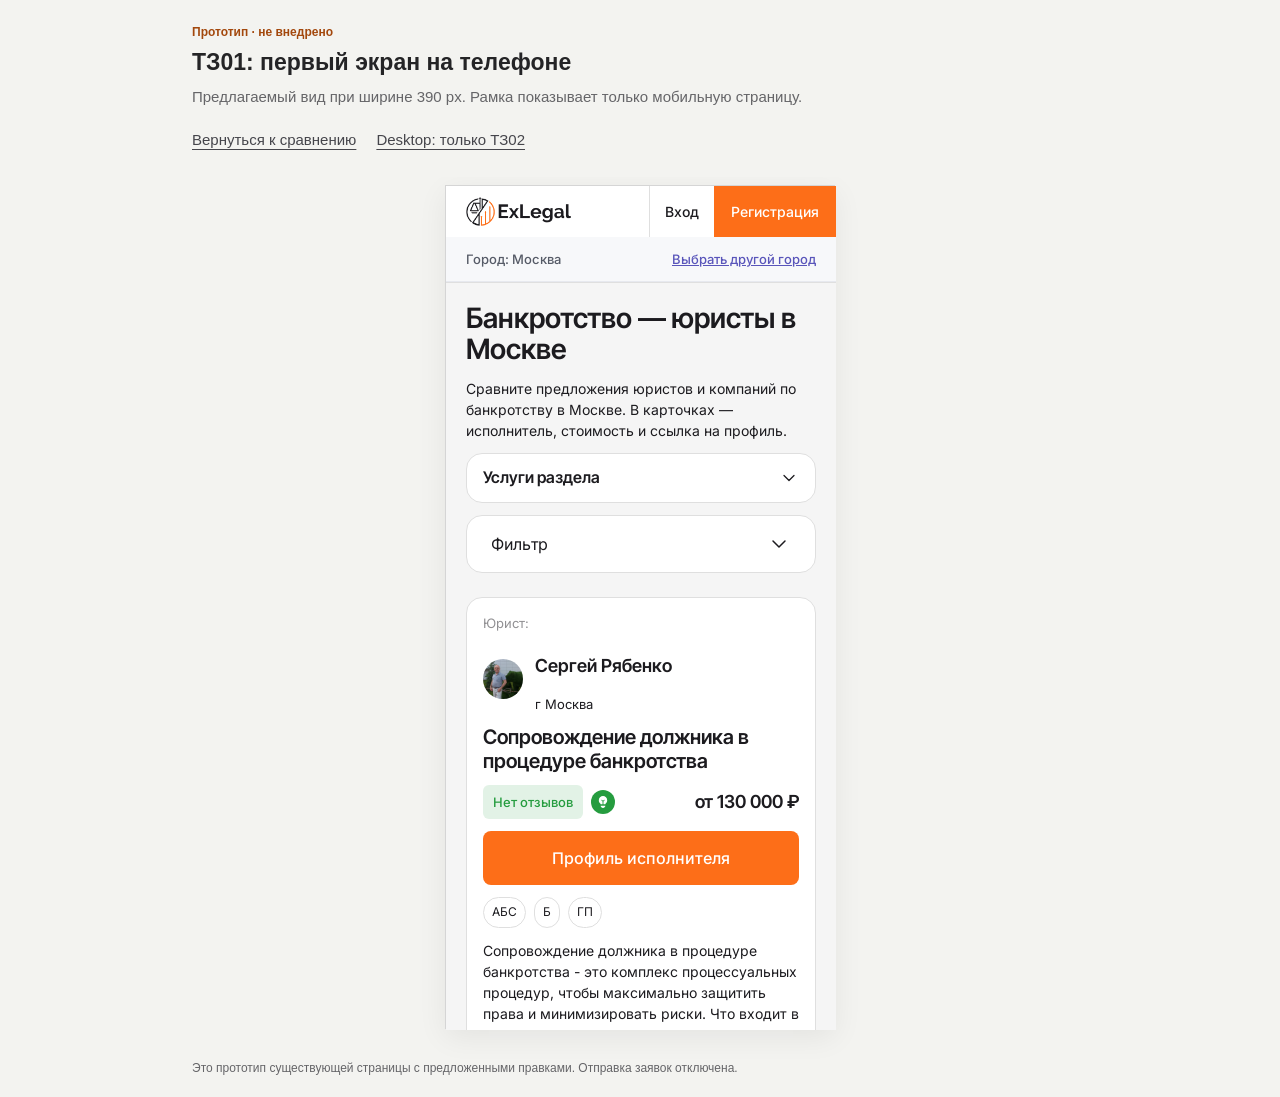
<file: desktop-card-only-v9/mobile-preview.html>
<!doctype html>
<html lang="ru"><head><meta charset="utf-8"><meta name="viewport" content="width=device-width,initial-scale=1"><meta name="robots" content="noindex,nofollow"><title>ExLegal — мобильный пример</title><style>*{box-sizing:border-box}body{margin:0;background:#f3f3f0;color:#242426;font:15px/1.5 -apple-system,BlinkMacSystemFont,"Segoe UI",Arial,sans-serif}header{max-width:940px;margin:auto;padding:20px 22px 16px}h1{font-size:23px;line-height:1.2;margin:6px 0 10px}p{margin:0;color:#656568}.status{font-size:12px;color:#a3480d;font-weight:600}.links{display:flex;gap:20px;flex-wrap:wrap;margin-top:12px}.links a{display:inline-flex;align-items:center;min-height:40px;color:#45454b;text-underline-offset:4px}.phone-scroll{width:100%;overflow-x:auto;padding:8px 0 30px}.phone{width:390px;height:844px;margin:0 auto;border:1px solid #d5d5d5;box-shadow:0 8px 28px #0001;background:white}iframe{display:block;width:390px;height:844px;border:0}.note{max-width:940px;padding:0 22px 20px;margin:auto;font-size:12px}@media(max-width:390px){.phone{margin-left:0;margin-right:0}}</style></head><body><header><span class="status">Прототип · не внедрено</span><h1 id="title">Мобильный пример</h1><p>Предлагаемый вид при ширине 390 px. Рамка показывает только мобильную страницу.</p><div class="links"><a href="../index.html">Вернуться к сравнению</a><a href="../index.html#desktop">Desktop: только ТЗ02</a></div></header><main class="phone-scroll" tabindex="0" aria-label="Мобильная страница шириной 390 пикселей"><div class="phone"><iframe id="phone" title="Предлагаемый мобильный вид ExLegal"></iframe></div></main><p class="note">Это прототип существующей страницы с предложенными правками. Отправка заявок отключена.</p><script>const scenes={'01':{title:'ТЗ01: первый экран на телефоне',file:'../layout/M1-after.html'},'02':{title:'ТЗ02: карточка на телефоне',file:'../layout/M3-after.html'},'03':{title:'ТЗ03: нет предложений на телефоне',file:'../layout/R4-after.html'}};const key=new URLSearchParams(location.search).get('scenario')||'01',scene=scenes[key]||scenes['01'];document.getElementById('title').textContent=scene.title;document.title=scene.title+' — ExLegal';const frame=document.getElementById('phone');frame.src=scene.file;frame.addEventListener('load',()=>{try{const style=frame.contentDocument.createElement('style');style.textContent='html{scrollbar-width:none}::-webkit-scrollbar{display:none}';frame.contentDocument.head.append(style)}catch{}});</script></body></html>
</file>
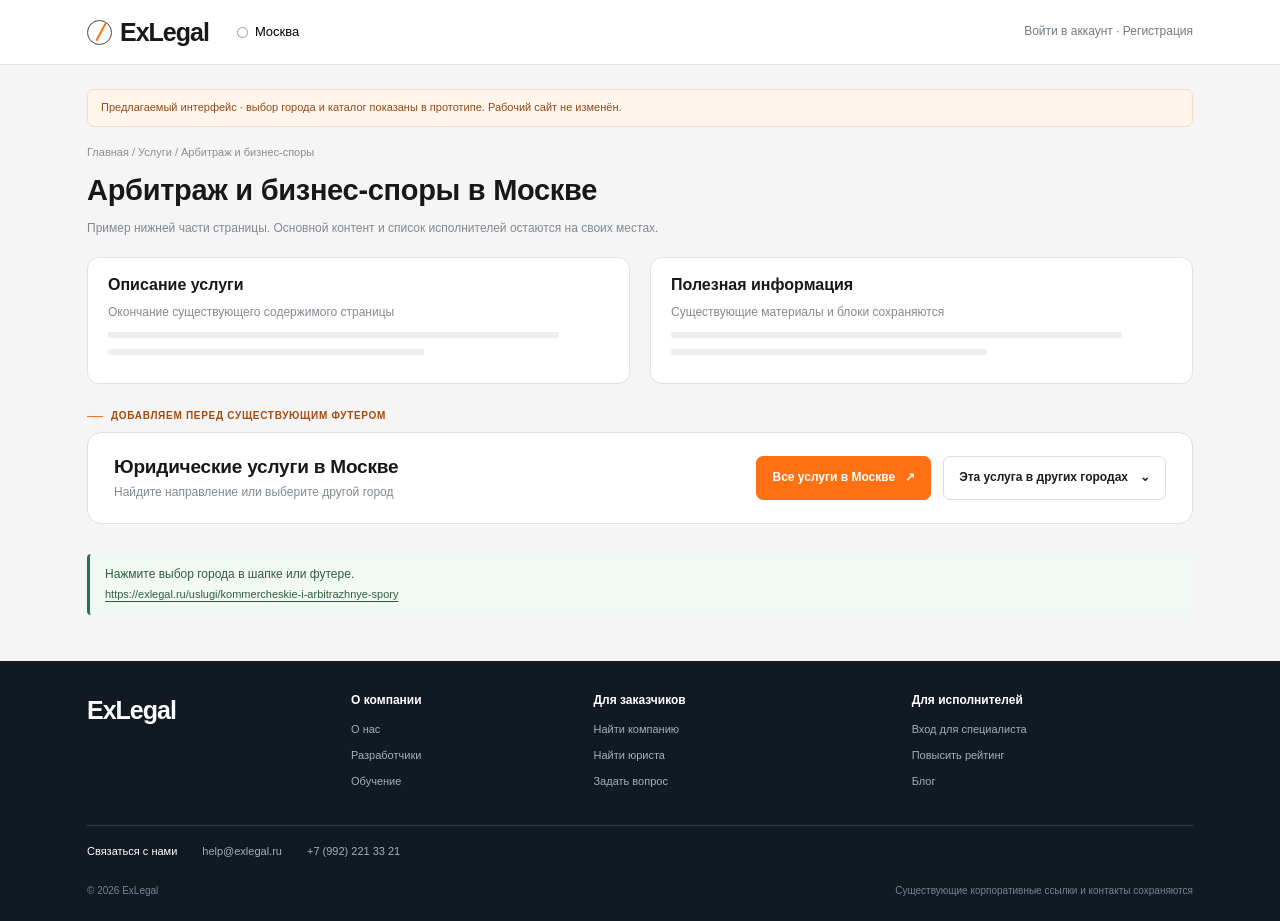
<file: footer/demo.html>
<!doctype html><html lang="ru"><head><meta charset="utf-8"><meta name="viewport" content="width=device-width,initial-scale=1"><meta name="robots" content="noindex,nofollow"><title>ExLegal — интерактивный пример футера</title><link rel="stylesheet" href="demo.css"><script defer src="data.js"></script><script defer src="demo.js"></script></head><body>
<header class="site-head"><div class="head-inner container"><a class="site-logo" href="https://exlegal.ru/" target="_blank" rel="noopener"><i class="logo-mark" aria-hidden="true"></i>ExLegal</a><button type="button" class="head-city js-only" id="top-city" aria-controls="regions">Москва</button><span class="account">Войти в аккаунт · Регистрация</span></div></header>
<main class="site-main container"><p class="proto-note">Предлагаемый интерфейс · выбор города и каталог показаны в прототипе. Рабочий сайт не изменён.</p><p class="scenario-alert" id="missing-alert" hidden>Учебный сценарий: считаем, что у Тулы нет страницы этой услуги. Это не статус Тулы на настоящем сайте.</p><p class="crumb" id="breadcrumb">Главная / Услуги / Арбитраж и бизнес-споры</p><h1 id="page-title">Арбитраж и бизнес-споры в Москве</h1><p class="existing" id="page-explanation">Пример нижней части страницы. Основной контент и список исполнителей остаются на своих местах.</p>
<div id="content-fragment"><div class="content-finish"><article class="old-block"><h2>Описание услуги</h2><p>Окончание существующего содержимого страницы</p><div class="old-lines"></div><div class="old-lines short"></div></article><article class="old-block"><h2>Полезная информация</h2><p>Существующие материалы и блоки сохраняются</p><div class="old-lines"></div><div class="old-lines short"></div></article></div></div>
<div id="catalog-preview" class="catalog-preview" hidden><div class="rank-fragment"><h2>Рейтинг исполнителей</h2><p>Существующий блок выше каталога. Ссылка из футера прокручивает страницу дальше, сразу к разделам услуг.</p><div class="old-lines"></div><div class="old-lines short"></div></div><section class="catalog-section" id="services-catalog" aria-labelledby="catalog-title"><h2 id="catalog-title">Каталог услуг</h2><p>Фрагмент существующей группировки. Новый каталог не создаётся.</p><div class="catalog-group"><h3>Арбитраж и бизнес-споры</h3><ul class="service-links"><li><a href="https://exlegal.ru/uslugi/spory-mezhdu-yuridicheskimi-litsami" target="_blank" rel="noopener">Споры между юридическими лицами</a></li><li><a href="https://exlegal.ru/uslugi/spory-biznesa-s-organami-vlasti" target="_blank" rel="noopener">Споры бизнеса с органами власти</a></li><li><a href="https://exlegal.ru/uslugi/arbitrazh-i-biznes-spory-vzyskanie-zadolzhennosti" target="_blank" rel="noopener">Взыскание задолженности</a></li><li><a href="https://exlegal.ru/uslugi/korporativnye-konflikty" target="_blank" rel="noopener">Корпоративные конфликты</a></li><li><a href="https://exlegal.ru/uslugi/predstavitelstvo-v-sude-yur-lits" target="_blank" rel="noopener">Судебное представительство</a></li><li><a href="https://exlegal.ru/uslugi/dosudebnoe-uregulirovanie" target="_blank" rel="noopener">Досудебное урегулирование</a></li></ul><p class="existing" id="catalog-limit" hidden style="margin-top:16px;margin-bottom:0">В региональном примере показана одна проверенная подуслуга. <a id="real-catalog" href="https://exlegal.ru/uslugi" target="_blank" rel="noopener">Открыть полный каталог города ↗</a></p></div></section></div>
<p class="proposal-tag">Добавляем перед существующим футером</p><section class="nav-panel" aria-labelledby="panel-title"><div><h2 id="panel-title">Юридические услуги в Москве</h2><p>Найдите направление или выберите другой город</p></div><div class="panel-actions"><a class="catalog-link" id="catalog-link" href="https://exlegal.ru/uslugi#services-catalog" target="_blank" rel="noopener">Все услуги в Москве</a><button type="button" class="city-open js-only" id="footer-city" aria-controls="regions">Эта услуга в других городах</button></div></section>
<details id="city-fallback"><summary>Эта услуга в других городах</summary><div id="fallback-list-host"><ul class="city-list" id="city-list"><li data-city="Москва"><a class="city-link" href="https://exlegal.ru/uslugi/kommercheskie-i-arbitrazhnye-spory" data-city-link="" target="_blank" rel="noopener">Москва</a><span class="current-city" hidden>Москва<small>Вы здесь</small></span><span class="unavailable" hidden>Москва<small>Эта услуга недоступна</small></span><a class="fallback-catalog" hidden href="https://exlegal.ru/uslugi" data-fallback-catalog="" target="_blank" rel="noopener">Все услуги города ↗</a><span class="unverified-note" hidden>Адрес подуслуги в демо не проверен</span></li><li data-city="Анапа"><a class="city-link" href="https://exlegal.ru/anapa/uslugi/kommercheskie-i-arbitrazhnye-spory" data-city-link="" target="_blank" rel="noopener">Анапа</a><span class="current-city" hidden>Анапа<small>Вы здесь</small></span><span class="unavailable" hidden>Анапа<small>Эта услуга недоступна</small></span><a class="fallback-catalog" hidden href="https://exlegal.ru/anapa/uslugi" data-fallback-catalog="" target="_blank" rel="noopener">Все услуги города ↗</a><span class="unverified-note" hidden>Адрес подуслуги в демо не проверен</span></li><li data-city="Владивосток"><a class="city-link" href="https://exlegal.ru/vladivostok/uslugi/kommercheskie-i-arbitrazhnye-spory" data-city-link="" target="_blank" rel="noopener">Владивосток</a><span class="current-city" hidden>Владивосток<small>Вы здесь</small></span><span class="unavailable" hidden>Владивосток<small>Эта услуга недоступна</small></span><a class="fallback-catalog" hidden href="https://exlegal.ru/vladivostok/uslugi" data-fallback-catalog="" target="_blank" rel="noopener">Все услуги города ↗</a><span class="unverified-note" hidden>Адрес подуслуги в демо не проверен</span></li><li data-city="Волгоград"><a class="city-link" href="https://exlegal.ru/volgograd/uslugi/kommercheskie-i-arbitrazhnye-spory" data-city-link="" target="_blank" rel="noopener">Волгоград</a><span class="current-city" hidden>Волгоград<small>Вы здесь</small></span><span class="unavailable" hidden>Волгоград<small>Эта услуга недоступна</small></span><a class="fallback-catalog" hidden href="https://exlegal.ru/volgograd/uslugi" data-fallback-catalog="" target="_blank" rel="noopener">Все услуги города ↗</a><span class="unverified-note" hidden>Адрес подуслуги в демо не проверен</span></li><li data-city="Воронеж"><a class="city-link" href="https://exlegal.ru/voronezh/uslugi/kommercheskie-i-arbitrazhnye-spory" data-city-link="" target="_blank" rel="noopener">Воронеж</a><span class="current-city" hidden>Воронеж<small>Вы здесь</small></span><span class="unavailable" hidden>Воронеж<small>Эта услуга недоступна</small></span><a class="fallback-catalog" hidden href="https://exlegal.ru/voronezh/uslugi" data-fallback-catalog="" target="_blank" rel="noopener">Все услуги города ↗</a><span class="unverified-note" hidden>Адрес подуслуги в демо не проверен</span></li><li data-city="Екатеринбург"><a class="city-link" href="https://exlegal.ru/ekaterinburg/uslugi/kommercheskie-i-arbitrazhnye-spory" data-city-link="" target="_blank" rel="noopener">Екатеринбург</a><span class="current-city" hidden>Екатеринбург<small>Вы здесь</small></span><span class="unavailable" hidden>Екатеринбург<small>Эта услуга недоступна</small></span><a class="fallback-catalog" hidden href="https://exlegal.ru/ekaterinburg/uslugi" data-fallback-catalog="" target="_blank" rel="noopener">Все услуги города ↗</a><span class="unverified-note" hidden>Адрес подуслуги в демо не проверен</span></li><li data-city="Ижевск"><a class="city-link" href="https://exlegal.ru/izhevsk/uslugi/kommercheskie-i-arbitrazhnye-spory" data-city-link="" target="_blank" rel="noopener">Ижевск</a><span class="current-city" hidden>Ижевск<small>Вы здесь</small></span><span class="unavailable" hidden>Ижевск<small>Эта услуга недоступна</small></span><a class="fallback-catalog" hidden href="https://exlegal.ru/izhevsk/uslugi" data-fallback-catalog="" target="_blank" rel="noopener">Все услуги города ↗</a><span class="unverified-note" hidden>Адрес подуслуги в демо не проверен</span></li><li data-city="Казань"><a class="city-link" href="https://exlegal.ru/kazan/uslugi/kommercheskie-i-arbitrazhnye-spory" data-city-link="" target="_blank" rel="noopener">Казань</a><span class="current-city" hidden>Казань<small>Вы здесь</small></span><span class="unavailable" hidden>Казань<small>Эта услуга недоступна</small></span><a class="fallback-catalog" hidden href="https://exlegal.ru/kazan/uslugi" data-fallback-catalog="" target="_blank" rel="noopener">Все услуги города ↗</a><span class="unverified-note" hidden>Адрес подуслуги в демо не проверен</span></li><li data-city="Калининград"><a class="city-link" href="https://exlegal.ru/kaliningrad/uslugi/kommercheskie-i-arbitrazhnye-spory" data-city-link="" target="_blank" rel="noopener">Калининград</a><span class="current-city" hidden>Калининград<small>Вы здесь</small></span><span class="unavailable" hidden>Калининград<small>Эта услуга недоступна</small></span><a class="fallback-catalog" hidden href="https://exlegal.ru/kaliningrad/uslugi" data-fallback-catalog="" target="_blank" rel="noopener">Все услуги города ↗</a><span class="unverified-note" hidden>Адрес подуслуги в демо не проверен</span></li><li data-city="Краснодар"><a class="city-link" href="https://exlegal.ru/krasnodar/uslugi/kommercheskie-i-arbitrazhnye-spory" data-city-link="" target="_blank" rel="noopener">Краснодар</a><span class="current-city" hidden>Краснодар<small>Вы здесь</small></span><span class="unavailable" hidden>Краснодар<small>Эта услуга недоступна</small></span><a class="fallback-catalog" hidden href="https://exlegal.ru/krasnodar/uslugi" data-fallback-catalog="" target="_blank" rel="noopener">Все услуги города ↗</a><span class="unverified-note" hidden>Адрес подуслуги в демо не проверен</span></li><li data-city="Красноярск"><a class="city-link" href="https://exlegal.ru/krasnoyarsk/uslugi/kommercheskie-i-arbitrazhnye-spory" data-city-link="" target="_blank" rel="noopener">Красноярск</a><span class="current-city" hidden>Красноярск<small>Вы здесь</small></span><span class="unavailable" hidden>Красноярск<small>Эта услуга недоступна</small></span><a class="fallback-catalog" hidden href="https://exlegal.ru/krasnoyarsk/uslugi" data-fallback-catalog="" target="_blank" rel="noopener">Все услуги города ↗</a><span class="unverified-note" hidden>Адрес подуслуги в демо не проверен</span></li><li data-city="Липецк"><a class="city-link" href="https://exlegal.ru/lipetsk/uslugi/kommercheskie-i-arbitrazhnye-spory" data-city-link="" target="_blank" rel="noopener">Липецк</a><span class="current-city" hidden>Липецк<small>Вы здесь</small></span><span class="unavailable" hidden>Липецк<small>Эта услуга недоступна</small></span><a class="fallback-catalog" hidden href="https://exlegal.ru/lipetsk/uslugi" data-fallback-catalog="" target="_blank" rel="noopener">Все услуги города ↗</a><span class="unverified-note" hidden>Адрес подуслуги в демо не проверен</span></li><li data-city="Махачкала"><a class="city-link" href="https://exlegal.ru/mahachkala/uslugi/kommercheskie-i-arbitrazhnye-spory" data-city-link="" target="_blank" rel="noopener">Махачкала</a><span class="current-city" hidden>Махачкала<small>Вы здесь</small></span><span class="unavailable" hidden>Махачкала<small>Эта услуга недоступна</small></span><a class="fallback-catalog" hidden href="https://exlegal.ru/mahachkala/uslugi" data-fallback-catalog="" target="_blank" rel="noopener">Все услуги города ↗</a><span class="unverified-note" hidden>Адрес подуслуги в демо не проверен</span></li><li data-city="Нижний Новгород"><a class="city-link" href="https://exlegal.ru/nizhniy-novgorod/uslugi/kommercheskie-i-arbitrazhnye-spory" data-city-link="" target="_blank" rel="noopener">Нижний Новгород</a><span class="current-city" hidden>Нижний Новгород<small>Вы здесь</small></span><span class="unavailable" hidden>Нижний Новгород<small>Эта услуга недоступна</small></span><a class="fallback-catalog" hidden href="https://exlegal.ru/nizhniy-novgorod/uslugi" data-fallback-catalog="" target="_blank" rel="noopener">Все услуги города ↗</a><span class="unverified-note" hidden>Адрес подуслуги в демо не проверен</span></li><li data-city="Новороссийск"><a class="city-link" href="https://exlegal.ru/novorossiysk/uslugi/kommercheskie-i-arbitrazhnye-spory" data-city-link="" target="_blank" rel="noopener">Новороссийск</a><span class="current-city" hidden>Новороссийск<small>Вы здесь</small></span><span class="unavailable" hidden>Новороссийск<small>Эта услуга недоступна</small></span><a class="fallback-catalog" hidden href="https://exlegal.ru/novorossiysk/uslugi" data-fallback-catalog="" target="_blank" rel="noopener">Все услуги города ↗</a><span class="unverified-note" hidden>Адрес подуслуги в демо не проверен</span></li><li data-city="Новосибирск"><a class="city-link" href="https://exlegal.ru/novosibirsk/uslugi/kommercheskie-i-arbitrazhnye-spory" data-city-link="" target="_blank" rel="noopener">Новосибирск</a><span class="current-city" hidden>Новосибирск<small>Вы здесь</small></span><span class="unavailable" hidden>Новосибирск<small>Эта услуга недоступна</small></span><a class="fallback-catalog" hidden href="https://exlegal.ru/novosibirsk/uslugi" data-fallback-catalog="" target="_blank" rel="noopener">Все услуги города ↗</a><span class="unverified-note" hidden>Адрес подуслуги в демо не проверен</span></li><li data-city="Омск"><a class="city-link" href="https://exlegal.ru/omsk/uslugi/kommercheskie-i-arbitrazhnye-spory" data-city-link="" target="_blank" rel="noopener">Омск</a><span class="current-city" hidden>Омск<small>Вы здесь</small></span><span class="unavailable" hidden>Омск<small>Эта услуга недоступна</small></span><a class="fallback-catalog" hidden href="https://exlegal.ru/omsk/uslugi" data-fallback-catalog="" target="_blank" rel="noopener">Все услуги города ↗</a><span class="unverified-note" hidden>Адрес подуслуги в демо не проверен</span></li><li data-city="Пермь"><a class="city-link" href="https://exlegal.ru/perm/uslugi/kommercheskie-i-arbitrazhnye-spory" data-city-link="" target="_blank" rel="noopener">Пермь</a><span class="current-city" hidden>Пермь<small>Вы здесь</small></span><span class="unavailable" hidden>Пермь<small>Эта услуга недоступна</small></span><a class="fallback-catalog" hidden href="https://exlegal.ru/perm/uslugi" data-fallback-catalog="" target="_blank" rel="noopener">Все услуги города ↗</a><span class="unverified-note" hidden>Адрес подуслуги в демо не проверен</span></li><li data-city="Ростов-на-Дону"><a class="city-link" href="https://exlegal.ru/rostov-na-donu/uslugi/kommercheskie-i-arbitrazhnye-spory" data-city-link="" target="_blank" rel="noopener">Ростов-на-Дону</a><span class="current-city" hidden>Ростов-на-Дону<small>Вы здесь</small></span><span class="unavailable" hidden>Ростов-на-Дону<small>Эта услуга недоступна</small></span><a class="fallback-catalog" hidden href="https://exlegal.ru/rostov-na-donu/uslugi" data-fallback-catalog="" target="_blank" rel="noopener">Все услуги города ↗</a><span class="unverified-note" hidden>Адрес подуслуги в демо не проверен</span></li><li data-city="Самара"><a class="city-link" href="https://exlegal.ru/samara/uslugi/kommercheskie-i-arbitrazhnye-spory" data-city-link="" target="_blank" rel="noopener">Самара</a><span class="current-city" hidden>Самара<small>Вы здесь</small></span><span class="unavailable" hidden>Самара<small>Эта услуга недоступна</small></span><a class="fallback-catalog" hidden href="https://exlegal.ru/samara/uslugi" data-fallback-catalog="" target="_blank" rel="noopener">Все услуги города ↗</a><span class="unverified-note" hidden>Адрес подуслуги в демо не проверен</span></li><li data-city="Санкт-Петербург"><a class="city-link" href="https://exlegal.ru/sankt-peterburg/uslugi/kommercheskie-i-arbitrazhnye-spory" data-city-link="" target="_blank" rel="noopener">Санкт-Петербург</a><span class="current-city" hidden>Санкт-Петербург<small>Вы здесь</small></span><span class="unavailable" hidden>Санкт-Петербург<small>Эта услуга недоступна</small></span><a class="fallback-catalog" hidden href="https://exlegal.ru/sankt-peterburg/uslugi" data-fallback-catalog="" target="_blank" rel="noopener">Все услуги города ↗</a><span class="unverified-note" hidden>Адрес подуслуги в демо не проверен</span></li><li data-city="Туапсе"><a class="city-link" href="https://exlegal.ru/tuapse/uslugi/kommercheskie-i-arbitrazhnye-spory" data-city-link="" target="_blank" rel="noopener">Туапсе</a><span class="current-city" hidden>Туапсе<small>Вы здесь</small></span><span class="unavailable" hidden>Туапсе<small>Эта услуга недоступна</small></span><a class="fallback-catalog" hidden href="https://exlegal.ru/tuapse/uslugi" data-fallback-catalog="" target="_blank" rel="noopener">Все услуги города ↗</a><span class="unverified-note" hidden>Адрес подуслуги в демо не проверен</span></li><li data-city="Тула"><a class="city-link" href="https://exlegal.ru/tula/uslugi/kommercheskie-i-arbitrazhnye-spory" data-city-link="" target="_blank" rel="noopener">Тула</a><span class="current-city" hidden>Тула<small>Вы здесь</small></span><span class="unavailable" hidden>Тула<small>Эта услуга недоступна</small></span><a class="fallback-catalog" hidden href="https://exlegal.ru/tula/uslugi" data-fallback-catalog="" target="_blank" rel="noopener">Все услуги города ↗</a><span class="unverified-note" hidden>Адрес подуслуги в демо не проверен</span></li><li data-city="Уфа"><a class="city-link" href="https://exlegal.ru/ufa/uslugi/kommercheskie-i-arbitrazhnye-spory" data-city-link="" target="_blank" rel="noopener">Уфа</a><span class="current-city" hidden>Уфа<small>Вы здесь</small></span><span class="unavailable" hidden>Уфа<small>Эта услуга недоступна</small></span><a class="fallback-catalog" hidden href="https://exlegal.ru/ufa/uslugi" data-fallback-catalog="" target="_blank" rel="noopener">Все услуги города ↗</a><span class="unverified-note" hidden>Адрес подуслуги в демо не проверен</span></li><li data-city="Челябинск"><a class="city-link" href="https://exlegal.ru/chelyabinsk/uslugi/kommercheskie-i-arbitrazhnye-spory" data-city-link="" target="_blank" rel="noopener">Челябинск</a><span class="current-city" hidden>Челябинск<small>Вы здесь</small></span><span class="unavailable" hidden>Челябинск<small>Эта услуга недоступна</small></span><a class="fallback-catalog" hidden href="https://exlegal.ru/chelyabinsk/uslugi" data-fallback-catalog="" target="_blank" rel="noopener">Все услуги города ↗</a><span class="unverified-note" hidden>Адрес подуслуги в демо не проверен</span></li></ul></div></details>
<div class="result-toast" id="local-result" hidden aria-live="polite"><p id="local-result-label"></p><a id="local-result-url" target="_blank" rel="noopener"></a></div>
</main>
<footer class="site-footer"><div class="container"><div class="footer-grid"><div><span class="site-logo">ExLegal</span></div><div><h3>О компании</h3><a href="https://exlegal.ru/info/about" target="_blank" rel="noopener">О нас</a><a href="https://exlegal.ru/info/developers" target="_blank" rel="noopener">Разработчики</a><a href="https://exlegal.ru/info/education" target="_blank" rel="noopener">Обучение</a></div><div><h3>Для заказчиков</h3><a href="https://exlegal.ru/kompanii" target="_blank" rel="noopener">Найти компанию</a><a href="https://exlegal.ru/yuristy" target="_blank" rel="noopener">Найти юриста</a><a href="https://exlegal.ru/questions" target="_blank" rel="noopener">Задать вопрос</a></div><div><h3>Для исполнителей</h3><a href="https://exlegal.ru/login" target="_blank" rel="noopener">Вход для специалиста</a><a href="https://exlegal.ru/info/rating" target="_blank" rel="noopener">Повысить рейтинг</a><a href="https://exlegal.ru/blog" target="_blank" rel="noopener">Блог</a></div></div><div class="footer-contact"><strong>Связаться с нами</strong><span>help@exlegal.ru</span><span>+7 (992) 221 33 21</span></div><div class="footer-bottom"><span>© 2026 ExLegal</span><span>Существующие корпоративные ссылки и контакты сохраняются</span></div></div></footer>
<dialog class="regions" id="regions" aria-labelledby="regions-title"><div class="modal-inner"><div class="modal-head"><div class="modal-title-row"><div><p class="eyebrow">Выбор города</p><h2 id="regions-title" tabindex="-1">Арбитраж и бизнес-споры в других городах</h2><p class="explanation" id="regions-explanation">Выберите город — направление услуги сохранится.</p></div><button type="button" class="close" id="close-city" aria-label="Закрыть выбор города">×</button></div><div class="search"><label for="city-search">Найти город</label><input type="search" id="city-search" placeholder="Например, Тула" autocomplete="off"></div></div><div class="modal-body"><div id="modal-list-host"></div><div class="search-empty" id="search-empty" hidden>Город не найден.<button type="button" id="reset-city">Сбросить поиск</button></div><p class="selection-note">Список содержит все 25 городов. Обычный клик показывает переход в прототипе; адрес доступен для новой вкладки.</p></div></div></dialog>
</body></html>
</file>
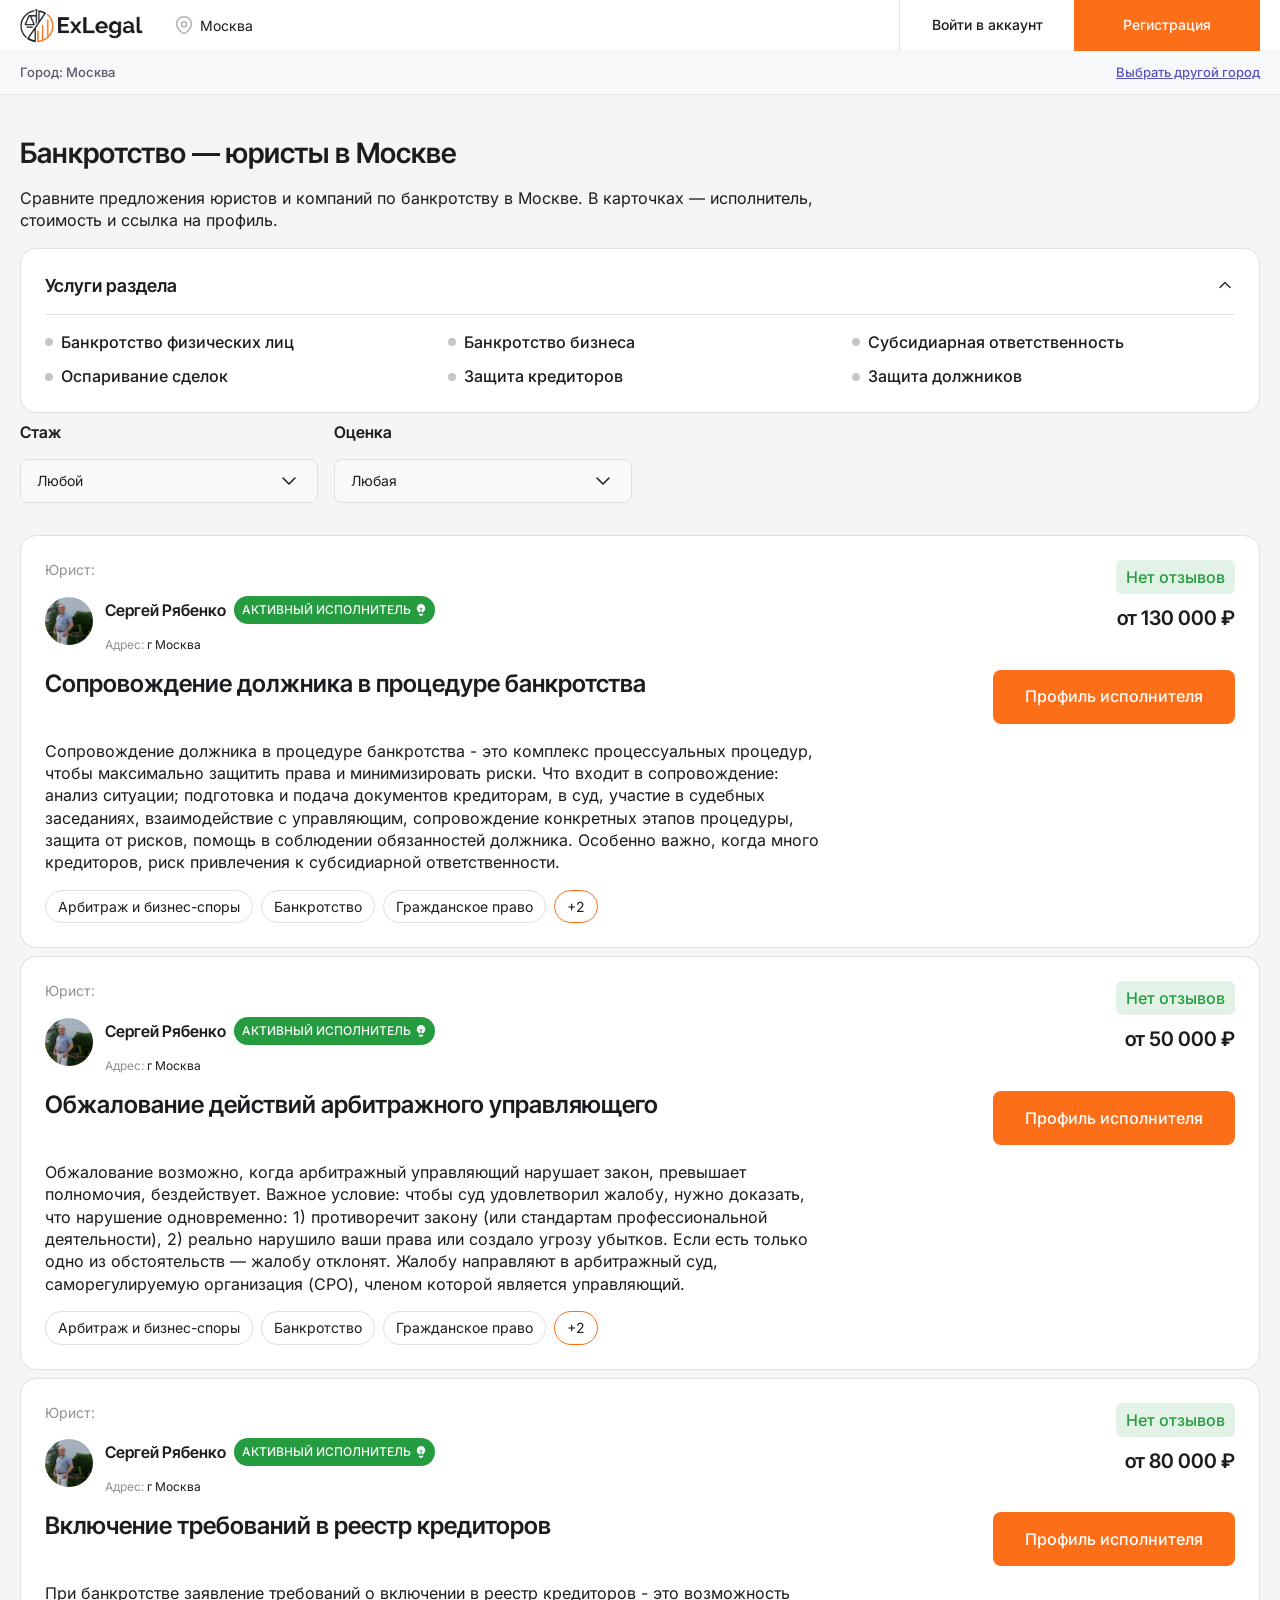
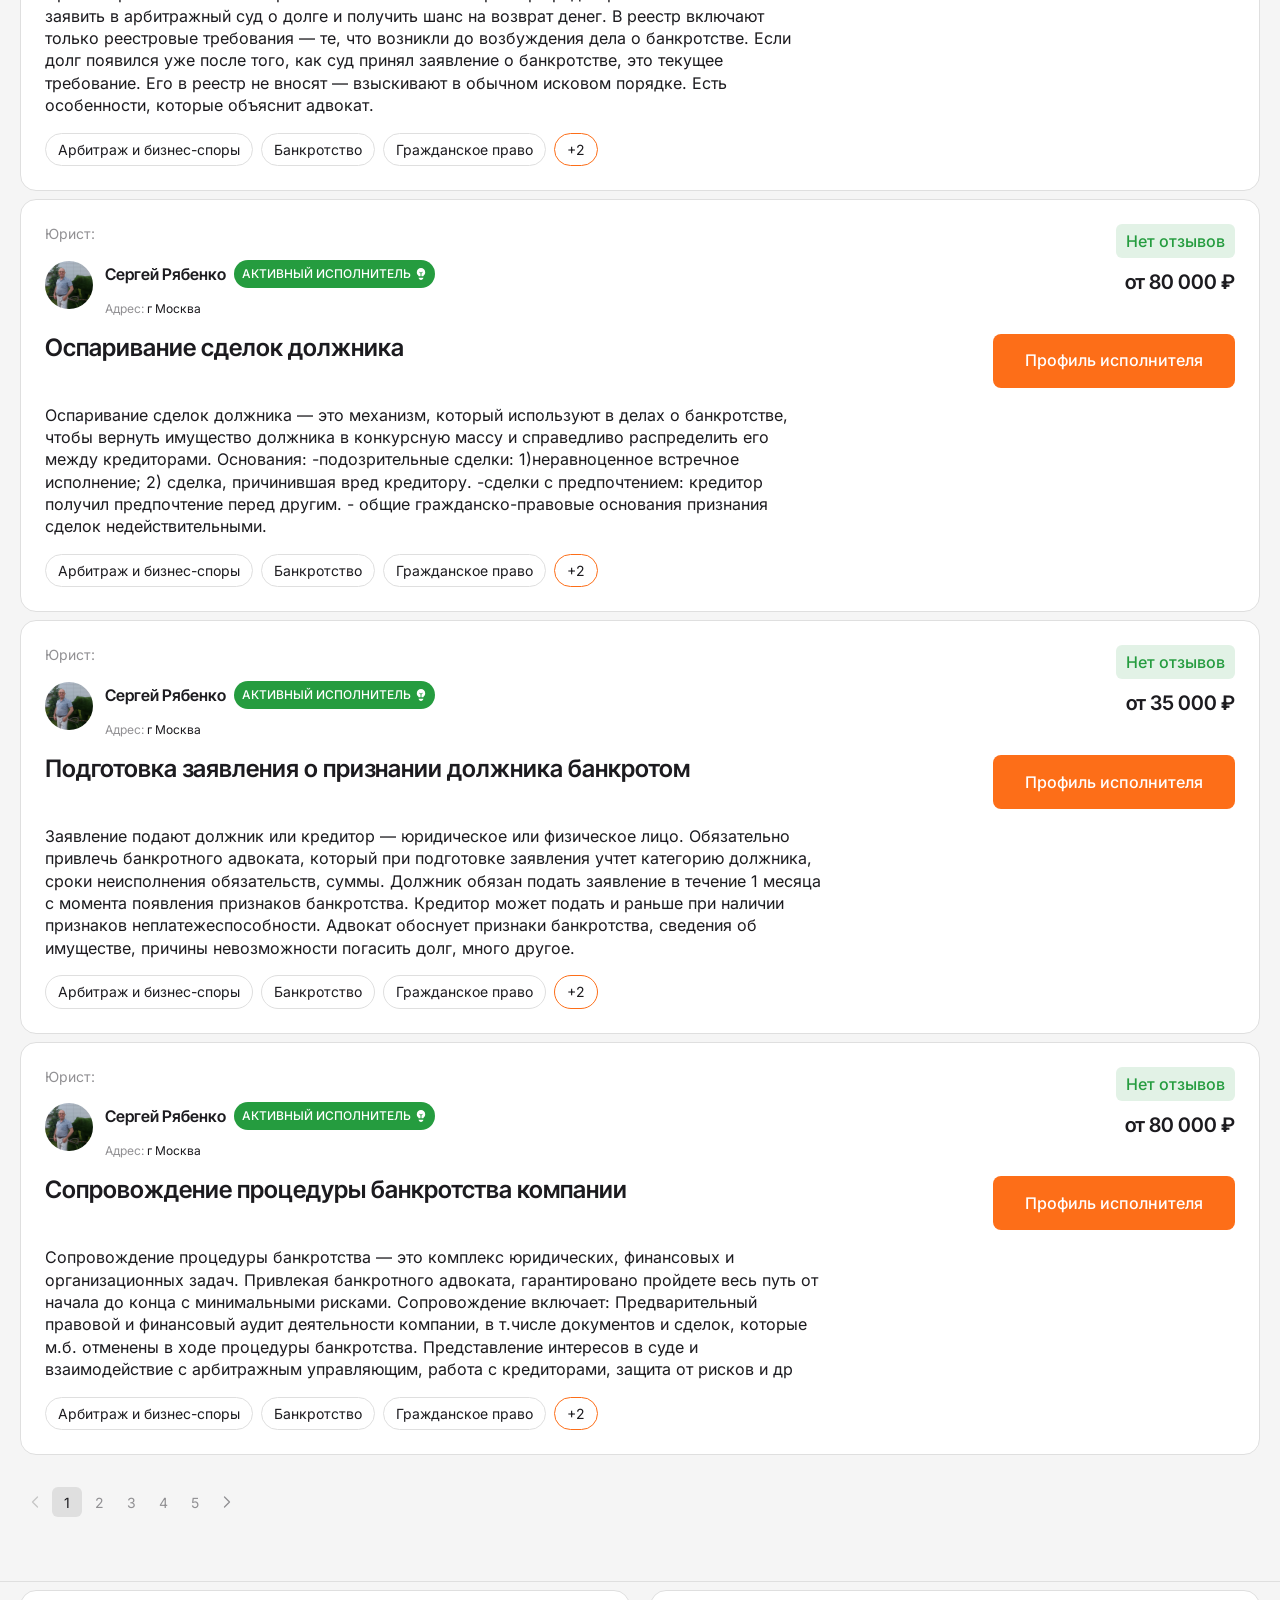
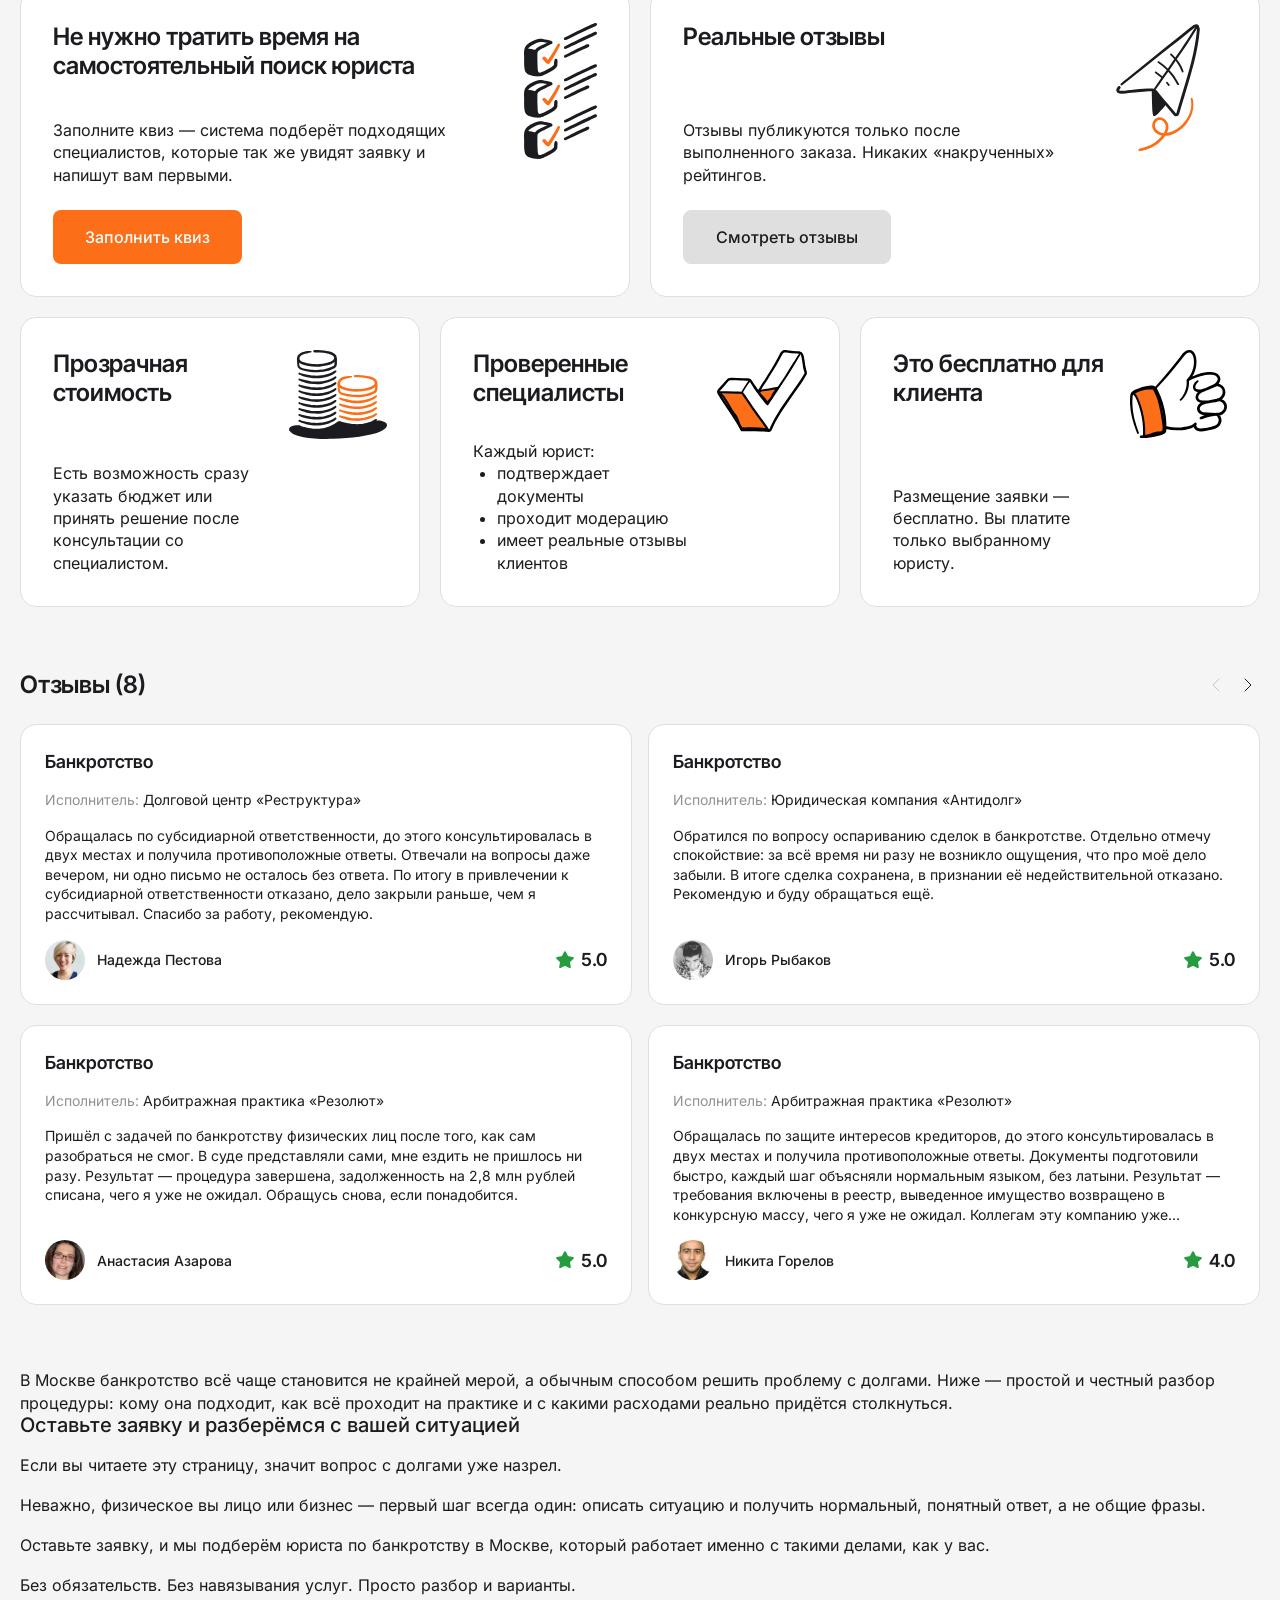
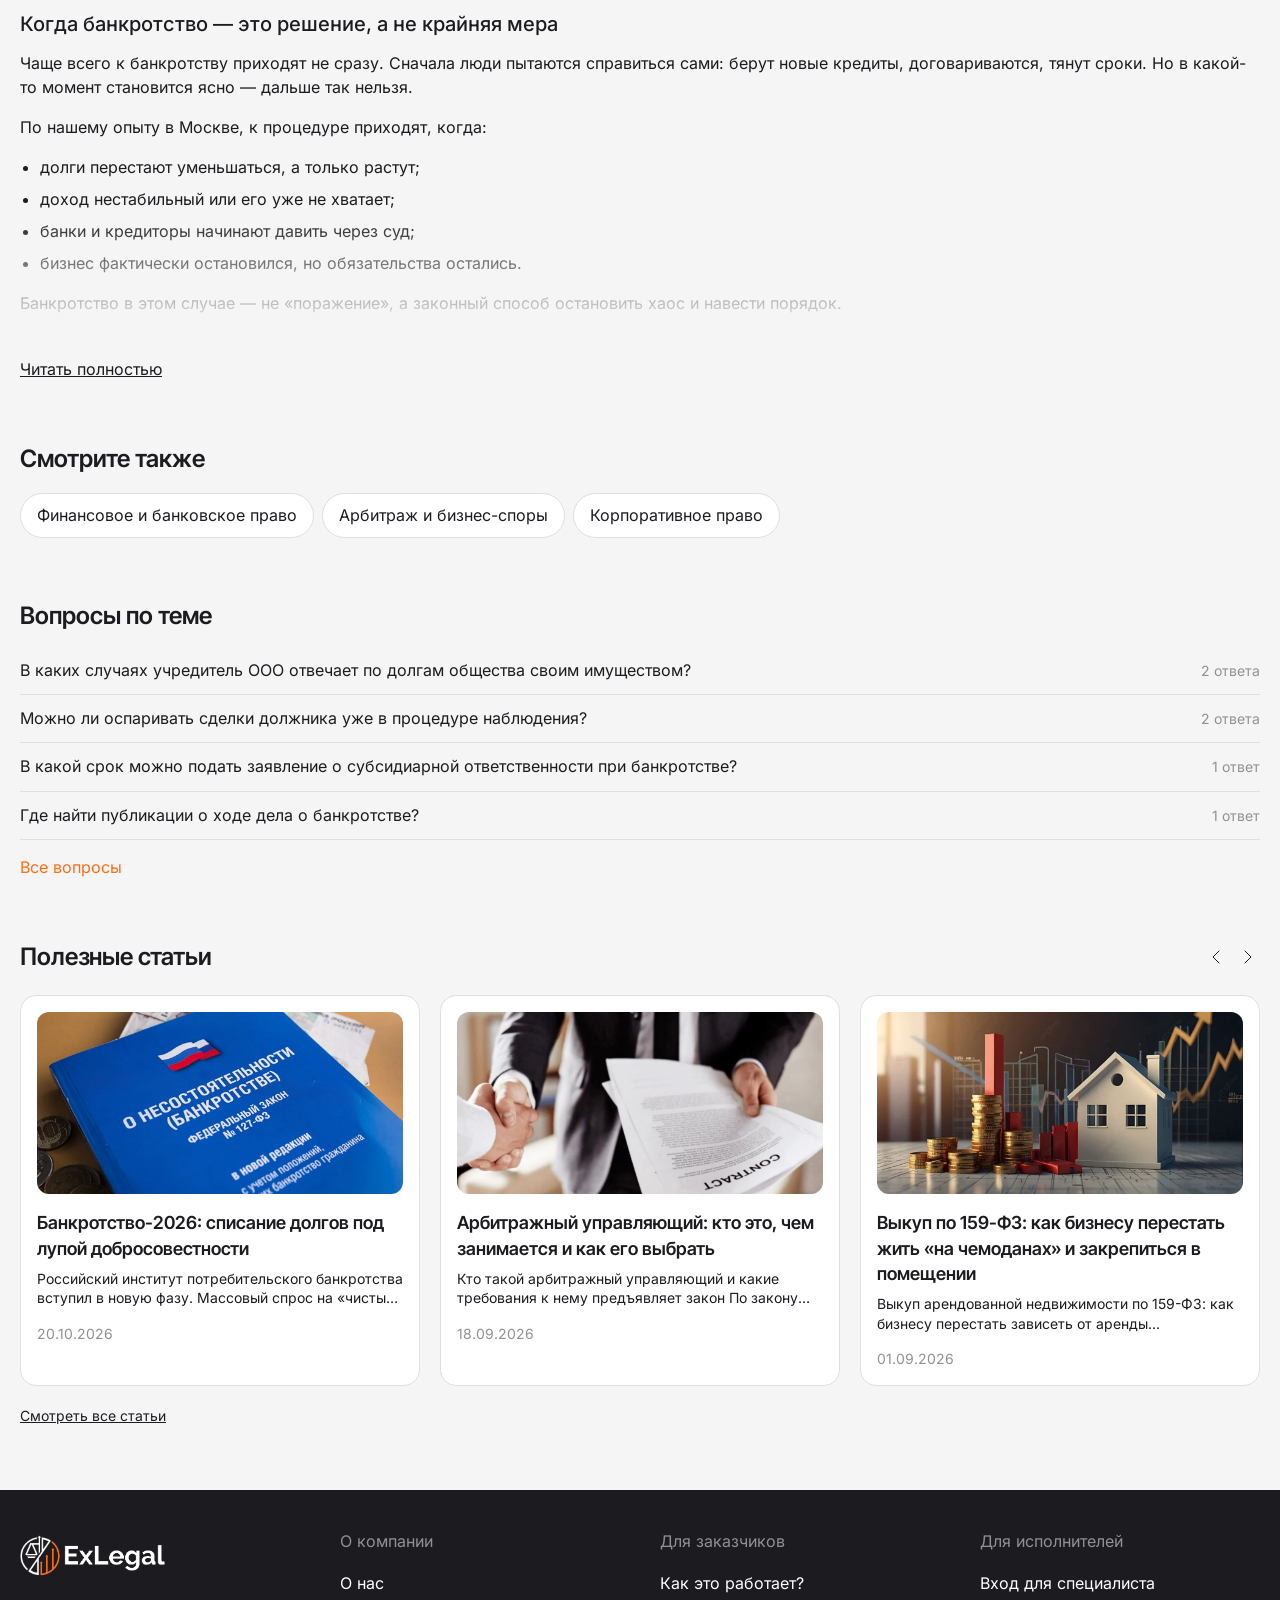
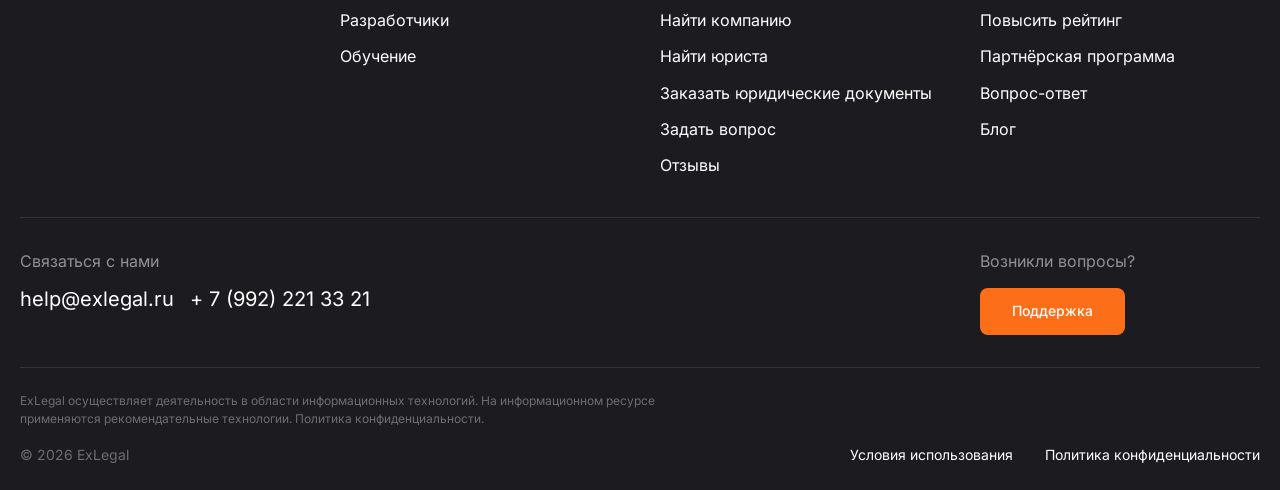
<file: layout/M1-after.html>
<!doctype html>
<html data-proposal="layout"><head><meta charset="utf-8">
<meta name="viewport" content="width=device-width, initial-scale=1">
<title>Банкротство — юристы в Москве | Exlegal</title>


<link rel="stylesheet" href="assets/f8979237b0856b6890.css">
<style>*,:after,:before{box-sizing:border-box;margin:0;padding:0}:root{--color-primary:#fd6e18;--color-primary-dark:#e45c0a;--color-primary-light:rgba(253,110,24,.1);--color-text:#1c1b1f;--color-text-secondary:#444;--color-text-muted:#919093;--color-text-disabled:#c6c6c6;--color-white:#fff;--color-bg:#f5f5f5;--color-bg-alt:#f4f4f4;--color-bg-card:#f9f9f9;--color-border:#dfdfdf;--color-border-light:#e9e9e9;--color-border-muted:#d7d7d7;--color-surface-primary:hsla(0,0%,87.5%,.5);--color-success:#259c3f;--color-success-light:rgba(37,156,63,.13);--color-error:#df393c;--color-error-light:rgba(224,25,53,.13);--color-neutral-light:rgba(28,27,31,.1);--color-purple:#8a38f5;--color-blue:#1861fd;--color-black:#000;--color-dark:var(--color-text);--color-muted:var(--color-text-muted);--font-base:"Inter",sans-serif;--font-tight:"Inter Tight",sans-serif;--text-h1:28px;--text-h3:20px;--text-h4:18px;--text-h5:16px;--text-body:16px;--text-small:14px;--lh-tight:120%;--lh-normal:140%;--fw-regular:400;--fw-medium:500;--fw-semibold:600;--radius-xs:5px;--radius-sm:6px;--radius-md:8px;--radius-lg:16px;--radius-full:360px;--shadow-card:0px 4px 24px 0px rgba(0,0,0,.1);--shadow-bottom:0px -4px 24px 0px rgba(0,0,0,.1);--space-1:4px;--space-2:8px;--space-3:12px;--space-4:16px;--space-5:20px;--space-6:24px;--space-8:32px;--space-10:40px;--space-12:48px;--space-16:64px;--btn-height-sm:40px;--btn-height-md:48px;--btn-height-lg:54px;--input-height:54px;--container-width:1280px}body{background-color:var(--color-bg);color:var(--color-text);font-family:var(--font-base);font-size:var(--text-body);line-height:var(--lh-normal);-webkit-font-smoothing:antialiased;-moz-osx-font-smoothing:grayscale}.container{margin:0 auto;max-width:var(--container-width);padding:0 20px;width:100%}</style>
<style>.profile-card{background:var(--color-white);border:1px solid var(--color-border);border-radius:var(--radius-lg);display:flex;flex-direction:column;gap:24px;padding:32px;scroll-margin-top:24px}.profile-card__title{color:var(--color-text);font-family:var(--font-tight);font-size:var(--text-h3);font-weight:var(--fw-semibold);line-height:var(--lh-tight);white-space:nowrap}.profile-card__save{align-self:flex-start;background:var(--color-primary);border:none;border-radius:var(--radius-md);color:var(--color-white);cursor:pointer;font-family:var(--font-base);font-size:var(--text-body);font-weight:var(--fw-medium);height:54px;transition:opacity .15s;width:197px}.profile-card__save:hover{opacity:.88}.profile-card__save:disabled{background:var(--color-border);color:var(--color-text-muted);cursor:not-allowed;opacity:1}.profile-card__actions{align-items:center;display:flex;gap:16px}.profile-card__saved{color:var(--color-success,#22c55e)}.profile-card__error,.profile-card__saved{font-family:var(--font-base);font-size:var(--text-small)}.profile-card__error{color:var(--color-error,#ef4444)}.profile-field{display:flex;flex-direction:column;gap:8px;width:100%}.profile-field__label{font-size:var(--text-small);font-weight:var(--fw-regular);line-height:var(--lh-normal)}.profile-field__input,.profile-field__label{color:var(--color-text);font-family:var(--font-base)}.profile-field__input{background:var(--color-bg-card);border:1px solid var(--color-border);border-radius:var(--radius-md);font-size:var(--text-body);height:54px;outline:none;padding:0 20px;transition:border-color .15s;width:100%}.profile-field__input:focus{border-color:var(--color-primary)}.profile-field__input::-moz-placeholder{color:var(--color-text-muted)}.profile-field__input::placeholder{color:var(--color-text-muted)}.profile-skeleton{display:flex;flex:1;flex-direction:column;gap:16px}.profile-skeleton__card{animation:skeleton-pulse 1.8s ease-in-out infinite;background:var(--color-white);border:1px solid var(--color-border);border-radius:var(--radius-md);height:120px}@keyframes skeleton-pulse{0%,to{opacity:.6}50%{opacity:1}}.profile-load-error{background:var(--color-white);border:1px solid var(--color-border);border-radius:var(--radius-md);color:var(--color-error,#ef4444);font-family:var(--font-base);font-size:var(--text-body);padding:24px}.fade-enter-active,.fade-leave-active{transition:opacity .25s ease}.fade-enter-from,.fade-leave-to{opacity:0}@media(max-width:767px){.profile-card{border-radius:16px;margin:0 16px;padding:24px}.profile-card__title{font-size:20px;line-height:1.2;white-space:normal}.profile-card__save{width:100%}.profile-card__save,.profile-field__input{border-radius:8px;height:50px}}</style>
<style>.services-section-title{color:var(--color-text);font-family:var(--font-tight);font-size:24px;font-weight:var(--fw-semibold);line-height:var(--lh-tight);margin:0}.services-section-head{align-items:center;display:flex;gap:16px;justify-content:space-between}.services-arrows{align-items:center;display:flex;gap:8px}.services-arrow{align-items:center;background:none;border:none;color:var(--color-text);cursor:pointer;display:inline-flex;height:24px;justify-content:center;padding:0;transition:color .15s;width:24px}.services-arrow:disabled{color:var(--color-text-disabled);cursor:default}.services-arrow:not(:disabled):hover{color:var(--color-primary)}.services-more-btn{align-items:center;background:var(--color-border);border:1px solid var(--color-border);border-radius:var(--radius-md);color:var(--color-text);cursor:pointer;display:inline-flex;font-family:var(--font-base);font-size:var(--text-body);font-weight:var(--fw-medium);height:var(--btn-height-lg);justify-content:center;padding:0 32px;text-decoration:none;transition:opacity .15s;white-space:nowrap}.services-more-btn:hover{opacity:.85}@media(max-width:767px){.services-section-title{font-size:20px}.services-more-btn{height:50px;width:100%}}</style>
<style>.notifications[data-v-bbe35b02]{flex-shrink:0;position:relative}.notifications[data-v-bbe35b02],.notifications__cell[data-v-bbe35b02]{align-items:center;display:flex;height:51px}.notifications__cell[data-v-bbe35b02]{background:none;border:none;border-left:1px solid var(--color-border);cursor:pointer;justify-content:center;padding:0;width:51px}.notifications__cell--open[data-v-bbe35b02]{background:var(--color-border-light)}.notifications__icon[data-v-bbe35b02]{height:30px;position:relative;width:30px}.notifications__bell[data-v-bbe35b02]{display:block;height:14.94px;left:8.33px;position:absolute;top:8.39px;width:13.33px}.notifications__badge[data-v-bbe35b02]{align-items:center;background:var(--color-success);border-radius:6px;color:var(--color-white);display:flex;font-family:var(--font-base);font-size:9px;font-weight:500;height:12px;justify-content:center;left:15px;line-height:1;min-width:12px;padding:0 3px;position:absolute;top:1px}.notifications__panel[data-v-bbe35b02]{background:var(--color-white);border:1px solid var(--color-border);border-radius:var(--radius-md);box-shadow:0 4px 12px #0000001a;display:flex;flex-direction:column;gap:8px;padding:8px;position:absolute;right:0;top:55px;width:450px;z-index:200}.notifications__empty[data-v-bbe35b02]{color:var(--color-text-muted);font-size:14px;padding:12px;text-align:center}.notifications__item[data-v-bbe35b02]{align-items:center;background:var(--color-surface-primary);border-radius:var(--radius-sm);display:flex;gap:16px;padding:12px;text-decoration:none;transition:background .15s}.notifications__item[data-v-bbe35b02]:hover{background:var(--color-border)}.notifications__dot[data-v-bbe35b02]{background:var(--color-success);border-radius:50%;flex-shrink:0;height:10px;width:10px}.notifications__body[data-v-bbe35b02]{display:flex;flex:1;flex-direction:column;gap:4px;min-width:0}.notifications__title[data-v-bbe35b02]{color:var(--color-text);font-family:var(--font-tight);font-size:16px;font-weight:600;overflow:hidden;text-overflow:ellipsis;white-space:nowrap}.notifications__row[data-v-bbe35b02]{align-items:flex-end;display:flex;gap:8px;justify-content:space-between}.notifications__text[data-v-bbe35b02]{color:var(--color-text);font-size:14px;overflow:hidden;text-overflow:ellipsis}.notifications__text[data-v-bbe35b02],.notifications__time[data-v-bbe35b02]{font-family:var(--font-base);line-height:1.4;white-space:nowrap}.notifications__time[data-v-bbe35b02]{color:var(--color-text-muted);flex-shrink:0;font-size:10px}.dropdown-enter-active[data-v-bbe35b02],.dropdown-leave-active[data-v-bbe35b02]{transition:opacity .15s ease,transform .15s ease}.dropdown-enter-from[data-v-bbe35b02],.dropdown-leave-to[data-v-bbe35b02]{opacity:0;transform:translateY(-4px)}@media(max-width:768px){.notifications__panel[data-v-bbe35b02]{left:0;position:fixed;right:0;top:59px;width:auto}}.notifications__read-all[data-v-bbe35b02]{background:none;border:none;color:var(--color-text);cursor:pointer;font-family:var(--font-base);font-size:var(--text-small);line-height:var(--lh-normal);padding:4px 0;text-align:center;transition:color .15s}.notifications__read-all[data-v-bbe35b02]:hover{color:var(--color-primary)}</style>
<style>.ui-btn{align-items:center;border:none;border-radius:var(--radius-md);cursor:pointer;display:inline-flex;font-family:var(--font-base);font-size:var(--text-btn);font-weight:var(--fw-medium);gap:8px;justify-content:center;padding:0 24px;text-decoration:none;transition:opacity .15s;white-space:nowrap}.ui-btn--lg{height:var(--btn-height-lg)}.ui-btn--md{height:var(--btn-height-md)}.ui-btn--sm{font-size:var(--text-small);height:var(--btn-height-sm)}.ui-btn--primary{background:var(--color-primary);color:var(--color-white)}.ui-btn--secondary{background:#efeef0;color:var(--color-text)}.ui-btn--ghost{background:transparent;border:1px solid var(--color-border);color:var(--color-text)}</style>
<style>.ui-btn[data-v-800ad1cf]:hover{opacity:.85}.ui-btn.ui-btn--disabled[data-v-800ad1cf]{background:var(--color-border);color:var(--color-text-muted);cursor:not-allowed;pointer-events:none}.ui-btn.ui-btn--loading[data-v-800ad1cf]{cursor:default;opacity:.5;pointer-events:none}.ui-btn__spinner[data-v-800ad1cf]{animation:spin-800ad1cf .6s linear infinite;border:2px solid hsla(0,0%,100%,.3);border-radius:50%;border-top-color:#fff;height:18px;width:18px}.ui-btn--ghost .ui-btn__spinner[data-v-800ad1cf],.ui-btn--secondary .ui-btn__spinner[data-v-800ad1cf]{border-color:#00000026;border-top-color:var(--color-text)}@keyframes spin-800ad1cf{to{transform:rotate(1turn)}}</style>
<style>.city-confirm[data-v-8c9729f4]{background:var(--color-white);border:1px solid var(--color-border);border-radius:16px;box-shadow:0 8px 24px #1c1b1f1f;display:flex;flex-direction:column;gap:16px;padding:20px;width:320px}.city-confirm__title[data-v-8c9729f4]{color:#1c1b1f;font-family:var(--font-tight);font-size:18px;font-weight:600;line-height:1.3;margin:0}.city-confirm__actions[data-v-8c9729f4]{display:flex;gap:8px}.city-confirm__actions[data-v-8c9729f4]>*{flex:1}@media(max-width:767px){.city-confirm[data-v-8c9729f4]{width:100%}}</style>
<style>.city-popup-overlay[data-v-1a1dd25e]{align-items:center;background:#00000080;display:flex;inset:0;justify-content:center;padding:16px;position:fixed;z-index:200}.city-popup[data-v-1a1dd25e]{background:#fff;border:1px solid #dfdfdf;border-radius:16px;display:flex;flex-direction:column;gap:24px;max-width:630px;padding:32px;width:100%}.city-popup__head[data-v-1a1dd25e]{align-items:flex-start;display:flex;gap:16px;justify-content:space-between}.city-popup__title[data-v-1a1dd25e]{color:#1c1b1f;font-family:Inter Tight,sans-serif;font-size:24px;font-weight:600;line-height:1.2;margin:0}.city-popup__close[data-v-1a1dd25e]{align-items:center;background:none;border:none;color:#1c1b1f;cursor:pointer;display:flex;height:32px;justify-content:center;padding:0;transition:opacity .15s;width:32px}.city-popup__close[data-v-1a1dd25e]:hover{opacity:.7}.city-popup__search[data-v-1a1dd25e]{align-items:center;background:#f9f9f9;border:1px solid rgba(145,144,147,.7);border-radius:8px;display:flex;gap:8px;min-height:44px;padding:10px 16px}.city-popup__search input[data-v-1a1dd25e]{background:none;border:none;color:#1c1b1f;flex:1;font-family:inherit;font-size:14px;line-height:1.4;min-width:0;outline:none}.city-popup__search input[data-v-1a1dd25e]::-moz-placeholder{color:#919093b3}.city-popup__search input[data-v-1a1dd25e]::placeholder{color:#919093b3}.city-popup__search input[data-v-1a1dd25e]::-webkit-search-cancel-button{display:none}.city-popup__list[data-v-1a1dd25e]{margin:0 -32px;max-height:357px;overflow-y:auto}.city-popup__list[data-v-1a1dd25e]::-webkit-scrollbar{width:4px}.city-popup__list[data-v-1a1dd25e]::-webkit-scrollbar-track{background:transparent}.city-popup__list[data-v-1a1dd25e]::-webkit-scrollbar-thumb{background:#dfdfdf;border-radius:4px}.city-popup__list[data-v-1a1dd25e]{scrollbar-color:#dfdfdf transparent;scrollbar-width:thin}.city-popup__item[data-v-1a1dd25e]{align-items:center;background:none;border:none;color:#1c1b1f;cursor:pointer;display:flex;font-family:inherit;font-size:14px;height:51px;line-height:1.4;padding:0 32px;position:relative;text-align:left;width:100%}.city-popup__item[data-v-1a1dd25e]:after{bottom:0}.city-popup__item[data-v-1a1dd25e]:after,.city-popup__item[data-v-1a1dd25e]:first-child:before{background:#dfdfdf;content:"";height:1px;left:32px;position:absolute;right:32px}.city-popup__item[data-v-1a1dd25e]:first-child:before{top:0}.city-popup__item--current[data-v-1a1dd25e],.city-popup__item[data-v-1a1dd25e]:hover{background:var(--color-surface-primary)}.city-popup__empty[data-v-1a1dd25e]{color:#919093;font-size:14px;line-height:1.4;margin:0;padding:16px 32px}@media(max-width:767px){.city-popup[data-v-1a1dd25e]{gap:16px;padding:20px 16px}.city-popup__title[data-v-1a1dd25e]{font-size:20px}.city-popup__list[data-v-1a1dd25e]{margin:0 -16px;max-height:60vh}.city-popup__item[data-v-1a1dd25e]{padding:0 16px}.city-popup__item[data-v-1a1dd25e]:after,.city-popup__item[data-v-1a1dd25e]:first-child:before{left:16px;right:16px}.city-popup__empty[data-v-1a1dd25e]{padding:16px}}</style>
<style>.header[data-v-21a440d3]{background:var(--color-white);border-bottom:1px solid var(--color-border);height:51px;position:sticky;top:0;z-index:100}.header__inner[data-v-21a440d3]{height:100%}.header__inner[data-v-21a440d3],.header__logo[data-v-21a440d3]{align-items:center;display:flex}.header__logo[data-v-21a440d3]{flex-shrink:0;text-decoration:none}.header__logo-img[data-v-21a440d3]{display:block;height:43px;width:126px}.header__location[data-v-21a440d3]{align-items:center;background:none;border:none;color:var(--color-dark);cursor:pointer;display:flex;flex-shrink:0;font-family:inherit;font-size:14px;font-weight:400;gap:6px;margin-left:28px;padding:0;transition:opacity .15s}.header__location[data-v-21a440d3]:hover{opacity:.7}.header__city-confirm[data-v-21a440d3]{left:0;pointer-events:none;position:absolute;right:0;top:calc(100% + 8px)}.header__city-confirm .container[data-v-21a440d3]{display:flex}.header__city-confirm[data-v-21a440d3] .city-confirm{pointer-events:auto}.header__city-row[data-v-21a440d3]{background:var(--color-bg);display:none;padding-top:16px}.header__location--mobile[data-v-21a440d3]{margin-left:0}.header__auth[data-v-21a440d3]{align-items:center;display:flex;margin-left:auto}.header__auth--mobile[data-v-21a440d3]{display:none}.header__btn[data-v-21a440d3]{align-items:center;cursor:pointer;display:flex;font-family:var(--font-base);font-size:14px;font-weight:500;height:51px;justify-content:center;line-height:1.4;text-decoration:none;transition:opacity .15s;white-space:nowrap}.header__btn[data-v-21a440d3]:hover{opacity:.8}.header__btn--secondary[data-v-21a440d3]{background:transparent;border:none;border-left:1px solid var(--color-border);border-right:1px solid var(--color-border);color:var(--color-dark);margin-right:-1px;width:176px}.header__btn--primary[data-v-21a440d3]{background:var(--color-primary);border:none;color:var(--color-white);width:186px}.header__nav[data-v-21a440d3]{margin-left:auto}.header__nav[data-v-21a440d3],.header__tab[data-v-21a440d3]{align-items:center;display:flex}.header__tab[data-v-21a440d3]{background:transparent;border:none;border-left:1px solid var(--color-border);color:var(--color-dark);cursor:pointer;font-family:var(--font-base);font-size:14px;font-weight:500;height:51px;justify-content:center;margin-right:-1px;padding:0;position:relative;text-decoration:none;transition:opacity .15s;-webkit-user-select:none;-moz-user-select:none;user-select:none;white-space:nowrap;width:125px}.header__tab--services:hover>span[data-v-21a440d3],.header__tab--services:hover>svg[data-v-21a440d3],.header__tab[data-v-21a440d3]:not(.header__tab--services):hover{opacity:.7}.header__tab--services--open[data-v-21a440d3]{background:#e9e9e9}.header__tab--last[data-v-21a440d3],.header__tab[data-v-21a440d3]:last-child{border-right:1px solid var(--color-border)}.header__tab.router-link-active[data-v-21a440d3]:after{background:var(--color-primary);border-radius:4px 4px 0 0;bottom:0;content:"";height:4px;left:1px;position:absolute;right:0}.header__tab--services[data-v-21a440d3]{cursor:default;gap:8px}.header__dropdown[data-v-21a440d3]{background:#fff;border:1px solid var(--color-border);border-radius:var(--radius-md);box-shadow:0 4px 12px #0000001a;padding:8px;position:absolute;top:55px;width:228px;z-index:200}.header__dropdown[data-v-21a440d3]:before{background:transparent;content:"";height:4px;left:0;pointer-events:auto;position:absolute;right:0;top:-4px}.header__dropdown--left[data-v-21a440d3]{left:0}.header__dropdown--right[data-v-21a440d3]{right:0}.header__dropdown--user[data-v-21a440d3]{border-radius:16px;right:0;width:228px}.header__dropdown--user .header__dropdown-item[data-v-21a440d3]{height:40px}.header__dropdown-item[data-v-21a440d3]{align-items:center;background:transparent;border:none;border-radius:7px;color:var(--color-dark);cursor:pointer;display:flex;font-family:var(--font-base);font-size:14px;font-weight:400;gap:10px;height:42px;justify-content:space-between;line-height:1.4;padding:6px 12px;text-align:left;text-decoration:none;transition:background .15s;width:100%}.header__dropdown-item[data-v-21a440d3]:hover{background:var(--color-border);border-radius:7px}.header__dropdown-item--logout[data-v-21a440d3]{color:#df393c}.header__user[data-v-21a440d3]{border-left:1px solid var(--color-border);cursor:default;flex-shrink:0;height:51px;padding:0 20px;position:relative}.header__user[data-v-21a440d3],.header__user-link[data-v-21a440d3]{align-items:center;display:flex;gap:8px}.header__user-link[data-v-21a440d3]{color:inherit;text-decoration:none}a.header__user-link[data-v-21a440d3]{cursor:pointer}.header__username[data-v-21a440d3]{color:var(--color-dark);font-family:var(--font-base);font-size:14px;font-weight:500;max-width:105px;overflow:hidden;text-overflow:ellipsis;white-space:nowrap}.header__chevron-icon[data-v-21a440d3]{color:var(--color-dark);flex-shrink:0;margin-left:auto}.header__avatar[data-v-21a440d3]{align-items:center;background:var(--color-primary);border-radius:50%;color:var(--color-white);display:flex;flex-shrink:0;font-family:var(--font-tight);font-size:13px;font-weight:600;height:40px;justify-content:center;text-transform:uppercase;width:40px}.header__avatar--sm[data-v-21a440d3]{font-size:12px;height:39px;width:39px}.header__avatar-img[data-v-21a440d3]{border-radius:50%;display:block;height:100%;-o-object-fit:cover;object-fit:cover;width:100%}.header__mobile-right[data-v-21a440d3]{align-items:center;display:none;height:51px;margin-left:auto}.header__avatar-btn[data-v-21a440d3]{align-items:center;background:none;border:none;border-left:1px solid var(--color-border);cursor:pointer;display:flex;gap:8px;height:51px;padding:0 16px}.header__mobile-user-wrap[data-v-21a440d3]{align-items:center;display:flex;height:51px;position:relative}.header__dropdown--mobile-user[data-v-21a440d3]{border-radius:16px;left:auto;right:0;top:55px;width:242px}.mobile-user-menu__backdrop[data-v-21a440d3]{inset:0;position:fixed;z-index:150}.header__burger[data-v-21a440d3]{align-items:center;background:none;border:none;border-left:1px solid var(--color-border);cursor:pointer;display:flex;flex-shrink:0;height:51px;justify-content:center;padding:0 14px}.mobile-menu[data-v-21a440d3]{background:var(--color-bg);display:flex;flex-direction:column;height:100%;left:0;overflow-y:auto;position:fixed;top:0;width:100%;z-index:200}.mobile-menu__header[data-v-21a440d3]{background:var(--color-white);border-bottom:1px solid var(--color-border);flex-shrink:0;height:51px;justify-content:space-between;padding:0 0 0 16px}.mobile-menu__close[data-v-21a440d3],.mobile-menu__header[data-v-21a440d3],.mobile-menu__header-right[data-v-21a440d3]{align-items:center;display:flex}.mobile-menu__close[data-v-21a440d3]{background:none;border:none;border-left:1px solid var(--color-border);cursor:pointer;height:51px;justify-content:center;padding:0 14px}.mobile-menu__body[data-v-21a440d3]{flex:1;overflow-y:auto}.mobile-menu__location[data-v-21a440d3]{align-items:center;background:none;border:none;color:var(--color-muted);cursor:pointer;display:flex;font-family:var(--font-base);font-size:14px;font-weight:400;gap:6px;padding:10px 16px;text-align:left;width:100%}.mobile-menu__nav[data-v-21a440d3]{display:flex;flex-direction:column}.mobile-menu__nav-item[data-v-21a440d3]{border-bottom:1px solid var(--color-border);color:var(--color-dark);display:block;font-family:var(--font-tight);font-size:20px;font-weight:600;line-height:1.2;padding:16px;text-decoration:none;transition:color .15s}.mobile-menu__nav-item--main-open[data-v-21a440d3]{border-top:1px solid var(--color-border)}.mobile-menu__nav-item[data-v-21a440d3]:hover{color:var(--color-primary)}.mobile-menu__nav-item--first[data-v-21a440d3]{border-top:1px solid var(--color-border)}.mobile-menu__nav-item--sub[data-v-21a440d3]{border-bottom:none;font-family:var(--font-tight);font-size:20px;font-weight:600;line-height:1.2;padding:8px 16px}.mobile-menu__section[data-v-21a440d3]{display:flex;flex-direction:column}.mobile-menu__section--gap[data-v-21a440d3]{margin-top:20px}.mobile-menu__section-toggle[data-v-21a440d3]{align-items:center;background:none;border:none;border-bottom:1px solid var(--color-border);color:var(--color-dark);cursor:pointer;display:flex;font-family:var(--font-tight);font-size:20px;font-weight:600;justify-content:space-between;line-height:1.2;padding:16px;text-align:left;width:100%}.mobile-menu__section-toggle--first[data-v-21a440d3]{border-top:1px solid var(--color-border)}.mobile-menu__section-toggle--expanded[data-v-21a440d3]{border-bottom:none;color:#919093b3}.mobile-menu__section-chevron[data-v-21a440d3]{color:var(--color-dark);flex-shrink:0;transition:transform .2s ease}.mobile-menu__section-toggle--expanded .mobile-menu__section-chevron[data-v-21a440d3]{color:#919093b3}.mobile-menu__chevron--open[data-v-21a440d3]{transform:rotate(180deg)}.mobile-menu__subnav[data-v-21a440d3]{display:flex;flex-direction:column}.mobile-menu__subnav .mobile-menu__nav-item[data-v-21a440d3]:first-child{border-top:none}.mobile-menu__footer[data-v-21a440d3]{background:var(--color-bg);flex-shrink:0;padding:20px 32px}.mobile-menu__logout[data-v-21a440d3]{background:none;border:none;color:var(--color-dark);cursor:pointer;font-family:var(--font-tight);font-size:16px;font-weight:500;padding:0;transition:opacity .15s}.mobile-menu__logout[data-v-21a440d3]:hover{opacity:.7}.mobile-menu__backdrop[data-v-21a440d3]{background:#0006;inset:0;position:fixed;z-index:199}.mobile-menu-enter-active[data-v-21a440d3],.mobile-menu-leave-active[data-v-21a440d3]{transition:transform .3s ease,opacity .3s ease}.mobile-menu-enter-from[data-v-21a440d3],.mobile-menu-leave-to[data-v-21a440d3]{opacity:0;transform:translate(-100%)}.backdrop-enter-active[data-v-21a440d3],.backdrop-leave-active[data-v-21a440d3]{transition:opacity .3s ease}.backdrop-enter-from[data-v-21a440d3],.backdrop-leave-to[data-v-21a440d3]{opacity:0}.dropdown-enter-active[data-v-21a440d3],.dropdown-leave-active[data-v-21a440d3]{transition:opacity .15s ease,transform .15s ease}.dropdown-enter-from[data-v-21a440d3],.dropdown-leave-to[data-v-21a440d3]{opacity:0;transform:translateY(-4px)}@media(max-width:768px){.header__logo-img[data-v-21a440d3]{height:37px;width:108px}.header[data-v-21a440d3]{height:auto}.header__inner[data-v-21a440d3]{height:51px}.header__inner .header__notifications--desktop[data-v-21a440d3],.header__location--desktop[data-v-21a440d3]{display:none}.header__city-row[data-v-21a440d3]{display:block}.header__auth--desktop[data-v-21a440d3],.header__nav--desktop[data-v-21a440d3],.header__user--desktop[data-v-21a440d3]{display:none}.header__mobile-right[data-v-21a440d3]{display:flex}.header__auth--mobile[data-v-21a440d3]{display:flex;margin-left:auto}.header__auth--mobile .header__btn--secondary[data-v-21a440d3]{border-left:1px solid var(--color-border);border-right:1px solid var(--color-border);margin-right:-1px;width:66px}.header__auth--mobile .header__btn--primary[data-v-21a440d3]{width:122px}.header__inner[data-v-21a440d3]{padding-right:0}}</style>
<style>.footer[data-v-97918f0f]{background:var(--color-dark);color:var(--color-white);padding:40px 0 0}.footer__inner[data-v-97918f0f]{display:flex;flex-direction:column}.footer__logo[data-v-97918f0f]{display:block;margin-bottom:0;text-decoration:none}.footer__logo img[data-v-97918f0f]{display:block}.footer__grid[data-v-97918f0f]{border-bottom:1px solid hsla(0,0%,100%,.1);display:grid;gap:40px;grid-template-columns:repeat(4,1fr);padding-bottom:40px}.footer__col--logo[data-v-97918f0f]{align-items:flex-start;display:flex}.footer__col-title[data-v-97918f0f]{color:var(--color-muted);font-size:16px;font-weight:400;margin-bottom:20px}.footer__links[data-v-97918f0f]{display:flex;flex-direction:column;gap:14px;list-style:none}.footer__links a[data-v-97918f0f]{color:var(--color-white);font-size:16px;text-decoration:none;transition:color .15s}.footer__links a[data-v-97918f0f]:hover{color:var(--color-primary)}.footer__mobile[data-v-97918f0f]{display:none}.footer__contacts[data-v-97918f0f]{border-bottom:1px solid hsla(0,0%,100%,.1);display:grid;gap:40px;grid-template-columns:repeat(4,1fr);padding:32px 0}.footer__contacts-block--wide[data-v-97918f0f]{grid-column:span 3}.footer__contacts-label[data-v-97918f0f]{color:var(--color-muted);font-size:16px;font-weight:400;margin-bottom:16px}.footer__contact-info[data-v-97918f0f]{align-items:center;display:flex;flex-wrap:nowrap;gap:16px}.footer__contact-link[data-v-97918f0f]{color:var(--color-white);font-size:20px;text-decoration:none;transition:color .15s;white-space:nowrap}.footer__contact-link[data-v-97918f0f]:hover{color:var(--color-primary)}.footer__support-btn[data-v-97918f0f]{align-items:center;background:var(--color-primary);border-radius:8px;color:var(--color-white);display:inline-flex;font-size:14px;font-weight:500;justify-content:center;padding:12px 32px;text-decoration:none;transition:opacity .15s}.footer__support-btn[data-v-97918f0f]:hover{opacity:.9}.footer__support-btn--wide[data-v-97918f0f]{display:none}.footer__bottom[data-v-97918f0f]{padding:24px 0}.footer__legal-text[data-v-97918f0f]{color:#919093b3;font-size:12px;line-height:1.5;margin-bottom:16px;max-width:680px}.footer__bottom-row[data-v-97918f0f]{align-items:center;display:flex;justify-content:space-between}.footer__copyright[data-v-97918f0f]{color:#919093b3;font-size:14px}.footer__legal[data-v-97918f0f]{display:flex;gap:32px}.footer__legal a[data-v-97918f0f]{color:var(--color-white);font-size:14px;text-decoration:none;transition:color .15s}.footer__legal a[data-v-97918f0f]:hover{color:var(--color-primary)}@media(max-width:768px){.footer__contacts[data-v-97918f0f],.footer__grid[data-v-97918f0f]{display:none}.footer__mobile[data-v-97918f0f]{border-bottom:1px solid hsla(0,0%,100%,.1);display:flex;flex-direction:column;padding-bottom:24px}.footer__mobile .footer__logo[data-v-97918f0f]{margin-bottom:20px}.footer__mobile .footer__logo img[data-v-97918f0f]{height:37px;width:108px}.footer__support-btn--wide[data-v-97918f0f]{display:flex;font-size:16px;margin-bottom:8px;padding:16px;width:100%}.footer__accordion[data-v-97918f0f]{border-top:1px solid hsla(0,0%,100%,.1)}.footer__accordion-toggle[data-v-97918f0f]{align-items:center;background:none;border:none;color:var(--color-muted);cursor:pointer;display:flex;font-family:var(--font-base);font-size:14px;font-weight:400;justify-content:space-between;padding:16px 0;text-align:left;width:100%}.footer__chevron[data-v-97918f0f]{flex-shrink:0;transition:transform .2s}.footer__chevron--open[data-v-97918f0f]{transform:rotate(180deg)}.footer__accordion-links[data-v-97918f0f]{display:flex;flex-direction:column;gap:0;list-style:none;padding-bottom:8px}.footer__accordion-links li a[data-v-97918f0f]{color:var(--color-white);display:block;font-size:14px;padding:10px 0;text-decoration:none}.footer__mobile-contacts[data-v-97918f0f]{padding-top:24px}.footer__contact-link[data-v-97918f0f]{font-size:16px}.footer__bottom[data-v-97918f0f]{padding:16px 0}.footer__legal-text[data-v-97918f0f]{font-size:11px;margin-bottom:12px}.footer__bottom-row[data-v-97918f0f]{align-items:flex-start}.footer__bottom-row[data-v-97918f0f],.footer__legal[data-v-97918f0f]{flex-direction:column;gap:12px}}</style>
<style>.error-screen[data-v-5f1d0004]{background-color:var(--color-bg);display:flex;flex-direction:column;min-height:100vh}.error-screen__body[data-v-5f1d0004]{align-items:center;display:flex;flex:1;flex-direction:column;justify-content:center;padding:80px 20px;text-align:center}.error-screen__code[data-v-5f1d0004],.error-screen__title[data-v-5f1d0004]{color:var(--color-text);font-family:var(--font-tight);font-size:var(--text-h1);font-weight:var(--fw-semibold);line-height:var(--lh-tight)}.error-screen__title[data-v-5f1d0004]{margin-top:var(--space-2)}.error-screen__text[data-v-5f1d0004]{color:var(--color-text);font-weight:var(--fw-regular);line-height:var(--lh-normal);margin-top:var(--space-4)}.error-screen__btn[data-v-5f1d0004],.error-screen__text[data-v-5f1d0004]{font-family:var(--font-base);font-size:var(--text-body)}.error-screen__btn[data-v-5f1d0004]{align-items:center;background:var(--color-primary);border-radius:var(--radius-md);color:var(--color-white);display:inline-flex;font-weight:var(--fw-medium);height:var(--btn-height-lg);justify-content:center;margin-top:var(--space-8);padding:0 var(--space-8);text-decoration:none;transition:background-color .15s}.error-screen__btn[data-v-5f1d0004]:hover{background:var(--color-primary-dark)}@media(max-width:767px){.error-screen__body[data-v-5f1d0004]{padding:60px 16px}.error-screen__text[data-v-5f1d0004]{max-width:343px}.error-screen__btn[data-v-5f1d0004]{height:50px;margin-top:var(--space-6)}}</style>
<style>.breadcrumbs[data-v-84767f2c]{padding:16px 0}.breadcrumbs__inner[data-v-84767f2c]{align-items:center;display:flex;flex-wrap:wrap}.breadcrumbs__item[data-v-84767f2c]{align-items:center;color:var(--color-muted);display:inline-flex;font-family:var(--font-tight);font-size:14px;letter-spacing:.02em}.breadcrumbs__link[data-v-84767f2c]{color:var(--color-text);text-decoration:none;transition:color .15s}.breadcrumbs__current[data-v-84767f2c],.breadcrumbs__link[data-v-84767f2c]:hover{color:var(--color-text-muted)}.breadcrumbs__sep[data-v-84767f2c]{color:var(--color-muted);margin:0 4px}@media(max-width:768px){.breadcrumbs[data-v-84767f2c]{display:none}}</style>
<style>.page-loader[data-v-5d628057]{align-items:center;display:flex;flex:1;flex-direction:column;gap:16px;justify-content:center;min-height:60vh;padding:40px 16px}.page-loader__spinner[data-v-5d628057]{flex-shrink:0;height:82px;position:relative;width:82px}.page-loader__ring[data-v-5d628057]{animation:page-loader-spin-5d628057 1.2s linear infinite;height:82px;inset:0;position:absolute;width:82px}.page-loader__mark[data-v-5d628057]{height:65px;left:50%;position:absolute;top:50%;transform:translate(-50%,-50%);width:65px}.page-loader__text[data-v-5d628057]{color:var(--color-text);font-family:var(--font-base);font-size:var(--text-small);font-weight:var(--fw-regular);text-align:center}@keyframes page-loader-spin-5d628057{to{transform:rotate(1turn)}}@media(prefers-reduced-motion:reduce){.page-loader__ring[data-v-5d628057]{animation:none}}</style>
<style>.level-popup-overlay[data-v-2fc16e4f]{align-items:center;background:#00000080;display:flex;inset:0;justify-content:center;padding:16px;position:fixed;z-index:200}.level-popup[data-v-2fc16e4f]{align-items:center;background:var(--color-white);border:1px solid var(--color-border);border-radius:var(--radius-lg);display:flex;flex-direction:column;gap:16px;max-width:737px;padding:32px;position:relative;text-align:center;width:100%}.level-popup__close[data-v-2fc16e4f]{align-items:center;background:none;border:none;color:var(--color-text-muted);cursor:pointer;display:flex;height:32px;justify-content:center;position:absolute;right:32px;top:32px;width:32px}.level-popup__icon[data-v-2fc16e4f]{display:block;height:64px;width:64px}.level-popup__title[data-v-2fc16e4f]{color:var(--color-text);font-family:var(--font-tight);font-size:24px;font-weight:var(--fw-semibold);line-height:var(--lh-tight)}.level-popup__text[data-v-2fc16e4f]{color:var(--color-text);font-family:var(--font-base);font-size:var(--text-body);line-height:var(--lh-normal);max-width:629px}.level-popup__link[data-v-2fc16e4f]{color:inherit;text-decoration:underline}.level-popup__btn[data-v-2fc16e4f]{align-items:center;background:var(--color-primary);border-radius:var(--radius-md);color:var(--color-white);display:flex;font-family:var(--font-base);font-size:var(--text-body);font-weight:var(--fw-medium);height:54px;justify-content:center;margin-top:8px;text-decoration:none;width:273px}.level-popup__btn[data-v-2fc16e4f]:hover{background:var(--color-primary-dark)}@media(max-width:767px){.level-popup[data-v-2fc16e4f]{max-width:343px;padding:24px}.level-popup__close[data-v-2fc16e4f]{right:24px;top:23px}.level-popup__title[data-v-2fc16e4f]{font-size:18px;line-height:var(--lh-normal)}.level-popup__text[data-v-2fc16e4f]{font-size:var(--text-small)}.level-popup__btn[data-v-2fc16e4f]{height:50px;width:100%}}</style>
<style>.page-wrapper[data-v-b8044de8]{display:flex;flex-direction:column;min-height:100vh}.page-main[data-v-b8044de8]{flex:1}.page-main--loading[data-v-b8044de8]{display:flex;flex-direction:column}.page-content[data-v-b8044de8]{display:contents}.page-content--hidden[data-v-b8044de8]{display:none}</style>
<style>.service-page[data-v-89c04a61]{display:flex;flex-direction:column}.service-page>.service-page__advantages[data-v-89c04a61]{padding:32px 0 64px}.service-offers+.service-page__advantages[data-v-89c04a61]{padding-top:64px}.service-page__reviews[data-v-89c04a61]{padding-bottom:64px}@media(max-width:767px){.service-page__seo[data-v-89c04a61]{order:1}.service-page>.service-page__advantages[data-v-89c04a61]{padding:24px 0 32px}.service-offers+.service-page__advantages[data-v-89c04a61]{padding-top:32px}.service-page__reviews[data-v-89c04a61]{padding-bottom:32px}}</style>
<style>.service-hero[data-v-4c70c91c]{padding-top:32px}.service-hero__title[data-v-4c70c91c]{color:var(--color-text);font-family:var(--font-tight);font-size:var(--text-h1);font-weight:var(--fw-semibold);line-height:var(--lh-tight);margin:0}.service-hero__text[data-v-4c70c91c]{color:var(--color-text);font-size:var(--text-body);line-height:var(--lh-normal);margin:16px 0 0;max-width:800px}@media(max-width:767px){.service-hero[data-v-4c70c91c]{padding-top:16px}.service-hero__title[data-v-4c70c91c]{font-size:24px}}</style>
<style>.service-subcategories[data-v-4181e317]{padding-top:32px}.subcategories-card[data-v-4181e317]{background:var(--color-white);border:1px solid var(--color-border);border-radius:var(--radius-lg);display:flex;flex-direction:column;padding:24px}.subcategories-card__title[data-v-4181e317]{color:var(--color-text);font-family:var(--font-tight);font-size:var(--text-h4);font-weight:var(--fw-semibold);line-height:var(--lh-normal);margin:0}.subcategories-card__toggle[data-v-4181e317]{align-items:center;background:none;border:none;color:inherit;cursor:pointer;display:flex;font:inherit;gap:16px;justify-content:space-between;padding:0;text-align:left;width:100%}.subcategories-card__chevron[data-v-4181e317]{flex-shrink:0;transition:transform .2s}.subcategories-card__chevron--open[data-v-4181e317]{transform:rotate(180deg)}.subcategories-card__body[data-v-4181e317]{display:grid;grid-template-rows:1fr;transition:grid-template-rows .25s ease}.subcategories-card__body--collapsed[data-v-4181e317]{grid-template-rows:0fr}.subcategories-card__body-inner[data-v-4181e317]{min-height:0;overflow:hidden}.subcategories-card__body-content[data-v-4181e317]{display:flex;flex-direction:column;gap:16px;padding-top:16px}.subcategories-card__divider[data-v-4181e317]{background:var(--color-border);height:1px}.subcategories-card__list[data-v-4181e317]{display:grid;gap:12px 20px;grid-template-columns:repeat(3,1fr);list-style:none;margin:0;padding:0}.subcategories-card__item[data-v-4181e317]{align-items:center;display:flex;gap:8px}.subcategories-card__dot[data-v-4181e317]{background:var(--color-text-disabled);border-radius:50%;flex-shrink:0;height:8px;transition:background .15s;width:8px}.subcategories-card__link[data-v-4181e317]{color:var(--color-text);font-size:var(--text-body);font-weight:var(--fw-medium);text-decoration:none;transition:color .15s}.subcategories-card__item:not(.subcategories-card__item--current):hover .subcategories-card__dot[data-v-4181e317]{background:var(--color-primary)}.subcategories-card__item:not(.subcategories-card__item--current):hover .subcategories-card__link[data-v-4181e317]{color:var(--color-primary);text-decoration:underline}.subcategories-card__item--current .subcategories-card__dot[data-v-4181e317]{background:var(--color-primary)}.subcategories-card__item--current .subcategories-card__link[data-v-4181e317]{color:var(--color-primary);cursor:default}@media(prefers-reduced-motion:reduce){.subcategories-card__body[data-v-4181e317],.subcategories-card__chevron[data-v-4181e317]{transition:none}}@media(max-width:1100px){.subcategories-card__list[data-v-4181e317]{grid-template-columns:repeat(2,1fr)}}@media(max-width:767px){.service-subcategories[data-v-4181e317]{padding-top:24px}.subcategories-card[data-v-4181e317]{padding:16px}.subcategories-card__list[data-v-4181e317]{grid-template-columns:1fr}}</style>
<style>.service-offers[data-v-42322e2f]{border-bottom:1px solid var(--color-border);padding:32px 0 64px;scroll-margin-top:80px}.service-offers__filter-toggle[data-v-42322e2f]{align-items:center;background:var(--color-white);border:1px solid var(--color-border);border-radius:var(--radius-lg);color:var(--color-text);cursor:pointer;display:none;font-family:var(--font-base);font-size:var(--text-body);justify-content:space-between;padding:16px 24px;width:100%}.service-offers__filter-chevron[data-v-42322e2f]{transition:transform .2s}.service-offers__filter-chevron--open[data-v-42322e2f]{transform:rotate(180deg)}.service-offers__filter[data-v-42322e2f]{align-items:flex-start;display:flex;gap:16px}.service-offers__field[data-v-42322e2f]{display:flex;flex:1 1 calc(25% - 12px);flex-direction:column;gap:16px;max-width:calc(25% - 12px);min-width:0}.service-offers__label[data-v-42322e2f]{color:var(--color-text);font-family:var(--font-tight);font-size:var(--text-h5);font-weight:var(--fw-semibold)}.service-offers__field--rating[data-v-42322e2f] .ui-select__value:before{background:url(/icons/services/star.svg) 50%/contain no-repeat;content:"";display:inline-block;height:24px;margin-right:4px;vertical-align:middle;width:24px}.service-offers__cards[data-v-42322e2f]{display:flex;flex-direction:column;gap:8px;margin-top:32px}.service-offers__empty[data-v-42322e2f]{color:var(--color-text-muted);font-size:var(--text-body);margin:32px 0 0}.service-offers__pagination[data-v-42322e2f]{margin-top:32px}@media(max-width:1100px){.service-offers__filter[data-v-42322e2f]{flex-wrap:wrap}.service-offers__field[data-v-42322e2f]{flex:1 1 calc(50% - 8px);max-width:none}}@media(max-width:767px){.service-offers[data-v-42322e2f]{padding:24px 0}.service-offers__filter-toggle[data-v-42322e2f]{display:flex}.service-offers__filter[data-v-42322e2f]{display:none;flex-direction:column;margin-top:16px}.service-offers__filter--open[data-v-42322e2f]{display:flex}.service-offers__field[data-v-42322e2f]{flex:none;gap:8px;width:100%}.service-offers__cards[data-v-42322e2f]{margin-top:24px}.service-offers__pagination[data-v-42322e2f]{justify-content:center;margin-top:24px}}</style>
<style>.service-advantages__head[data-v-d4d314b6]{margin-bottom:24px}.service-advantages__lead[data-v-d4d314b6]{color:var(--color-text);font-size:var(--text-body);line-height:var(--lh-normal);margin-top:16px}.service-advantages__grid[data-v-d4d314b6]{display:grid;gap:20px;grid-template-columns:repeat(6,1fr)}.advantage-card[data-v-d4d314b6]{background:var(--color-white);border:1px solid var(--color-border);border-radius:var(--radius-lg);display:flex;flex-direction:column;gap:24px;grid-column:span 2;justify-content:space-between;min-height:290px;padding:32px}.advantage-card--wide[data-v-d4d314b6]{grid-column:span 3}.advantage-card__body[data-v-d4d314b6]{align-items:stretch;display:flex;flex:1;gap:24px;justify-content:space-between}.advantage-card__text[data-v-d4d314b6]{display:flex;flex-direction:column;min-width:0}.advantage-card__title[data-v-d4d314b6]{color:var(--color-text);font-family:var(--font-tight);font-size:24px;font-weight:var(--fw-semibold);line-height:var(--lh-tight);margin:0}.advantage-card__desc[data-v-d4d314b6],.advantage-card__list[data-v-d4d314b6]{color:var(--color-text);font-size:var(--text-body);line-height:var(--lh-normal);margin:0}.advantage-card__list[data-v-d4d314b6]{padding-left:24px}.advantage-card__text .advantage-card__desc[data-v-d4d314b6]{margin-top:auto;padding-top:24px}.advantage-card__icon[data-v-d4d314b6]{align-self:flex-start;aspect-ratio:var(--icon-w) /var(--icon-h);flex-shrink:0;position:relative;width:calc(var(--icon-w)*1px)}.advantage-card__icon img[data-v-d4d314b6]{position:absolute}.advantage-card__action[data-v-d4d314b6]{align-self:flex-start;flex-shrink:0;padding:0 32px}@media(max-width:1100px){.service-advantages__grid[data-v-d4d314b6]{grid-template-columns:repeat(2,1fr)}.advantage-card[data-v-d4d314b6],.advantage-card--wide[data-v-d4d314b6]{grid-column:span 1}}@media(max-width:767px){.service-advantages[data-v-d4d314b6]{padding:24px 0}.service-advantages__grid[data-v-d4d314b6]{gap:16px;grid-template-columns:1fr}.advantage-card[data-v-d4d314b6]{gap:16px;min-height:0;padding:24px}.advantage-card__body[data-v-d4d314b6]{gap:16px}.advantage-card__title[data-v-d4d314b6]{font-size:var(--text-h5)}.advantage-card__desc[data-v-d4d314b6],.advantage-card__list[data-v-d4d314b6]{font-size:var(--text-small)}.advantage-card__text .advantage-card__desc[data-v-d4d314b6]{margin-top:0;padding-top:16px}.advantage-card__icon[data-v-d4d314b6]{width:min(70px,90px * var(--icon-w)/var(--icon-h))}.advantage-card .advantage-card__action[data-v-d4d314b6]{align-self:stretch;font-size:var(--text-small);height:40px;width:100%}}</style>
<style>.services-reviews__grid[data-v-6c624746]{display:grid;gap:20px 16px;grid-template-columns:repeat(2,1fr);margin-top:24px}.services-reviews__grid[data-v-6c624746]>:only-child .review-card__body{min-height:0}.services-reviews__all[data-v-6c624746]{color:var(--color-text);display:inline-block;font-size:var(--text-small);line-height:var(--lh-normal);margin-top:16px;text-decoration:underline}.services-reviews__all[data-v-6c624746]:hover{color:var(--color-primary)}@media(max-width:900px){.services-reviews__grid[data-v-6c624746]{grid-template-columns:1fr}.services-reviews__grid[data-v-6c624746] .review-card__body{min-height:0}}@media(max-width:767px){.services-reviews__grid[data-v-6c624746]{gap:16px;margin-top:16px}}</style>
<style>.review-card[data-v-9b0fffef]{background:var(--color-white);border:1px solid var(--color-border);border-radius:var(--radius-lg);display:flex;flex-direction:column;gap:16px;padding:24px}.review-card__task[data-v-9b0fffef]{font-family:var(--font-tight);font-size:var(--text-h4);font-weight:var(--fw-semibold)}.review-card__client[data-v-9b0fffef],.review-card__task[data-v-9b0fffef]{color:var(--color-text);line-height:var(--lh-normal);margin:0}.review-card__client[data-v-9b0fffef]{font-size:var(--text-small)}.review-card__client span[data-v-9b0fffef]{color:var(--color-text-muted)}.review-card__body[data-v-9b0fffef]{display:-webkit-box;-webkit-box-orient:vertical;color:var(--color-text);font-size:var(--text-small);-webkit-line-clamp:5;line-clamp:5;line-height:var(--lh-normal);margin:0;min-height:7em;overflow:hidden}.review-card__foot[data-v-9b0fffef]{align-items:center;display:flex;gap:16px;justify-content:space-between}.review-card__author[data-v-9b0fffef]{align-items:center;display:flex;gap:12px;min-width:0}.review-card__avatar[data-v-9b0fffef]{align-items:center;background:var(--color-bg-alt);border-radius:var(--radius-full);color:var(--color-text-muted);display:flex;flex-shrink:0;font-size:var(--text-small);font-weight:var(--fw-medium);height:40px;justify-content:center;overflow:hidden;width:40px}.review-card__avatar img[data-v-9b0fffef]{height:100%;-o-object-fit:cover;object-fit:cover;width:100%}.review-card__author-name[data-v-9b0fffef]{font-size:var(--text-small);font-weight:var(--fw-medium)}.review-card__author-name[data-v-9b0fffef],.review-card__rating[data-v-9b0fffef]{color:var(--color-text);line-height:var(--lh-normal)}.review-card__rating[data-v-9b0fffef]{align-items:center;display:inline-flex;flex-shrink:0;font-family:var(--font-tight);font-size:var(--text-h4);font-weight:var(--fw-semibold);gap:4px}.review-card--full .review-card__body[data-v-9b0fffef]{display:block;min-height:0;overflow:visible}@media(max-width:767px){.review-card__body[data-v-9b0fffef]{-webkit-line-clamp:7;line-clamp:7;min-height:0}}</style>
<style>.service-seo[data-v-0322ae0e]{padding-bottom:64px}.service-seo__list[data-v-0322ae0e]{display:flex;flex-direction:column;gap:24px}.service-seo__list--collapsed[data-v-0322ae0e]{max-height:520px;overflow:hidden;position:relative}.service-seo__list--faded[data-v-0322ae0e]:after{background:linear-gradient(to bottom,hsla(0,0%,96%,0),var(--color-bg));bottom:0;content:"";height:120px;left:0;pointer-events:none;position:absolute;right:0}.service-seo__block[data-v-0322ae0e]{display:flex;flex-direction:column;gap:16px}.service-seo__title[data-v-0322ae0e]{color:var(--color-text);font-family:var(--font-tight);font-size:24px;font-weight:var(--fw-semibold);line-height:var(--lh-tight);margin:0}.service-seo__text[data-v-0322ae0e]{margin:0;max-width:853px}.service-seo__text[data-v-0322ae0e],.service-seo__toggle[data-v-0322ae0e]{color:var(--color-text);font-size:var(--text-body);line-height:var(--lh-normal)}.service-seo__toggle[data-v-0322ae0e]{background:none;border:none;cursor:pointer;font-family:var(--font-base);margin-top:24px;padding:0;text-decoration:underline}.service-seo__toggle[data-v-0322ae0e]:hover{color:var(--color-primary)}@media(max-width:767px){.service-seo[data-v-0322ae0e]{padding-bottom:32px}.service-seo__list[data-v-0322ae0e]{gap:24px}.service-seo__list--collapsed[data-v-0322ae0e]{max-height:400px}.service-seo__title[data-v-0322ae0e]{font-size:var(--text-h3)}.service-seo__text[data-v-0322ae0e]{font-size:var(--text-small)}}</style>
<style>.editorjs-content[data-v-3c65700a]{display:flex;flex-direction:column;gap:16px}.editorjs-content[data-v-3c65700a] h2{font-size:var(--text-h3,24px);font-weight:var(--fw-medium)}.editorjs-content[data-v-3c65700a] h3,.editorjs-content[data-v-3c65700a] h4{font-size:var(--text-body-lg,18px);font-weight:var(--fw-medium)}.editorjs-content[data-v-3c65700a] p{color:var(--color-text);font-size:var(--text-body);line-height:1.5}.editorjs-content[data-v-3c65700a] a{color:var(--color-accent,#fd6e18)}.editorjs-content[data-v-3c65700a] ol,.editorjs-content[data-v-3c65700a] ul{display:flex;flex-direction:column;gap:8px;padding-left:20px}.editorjs-content[data-v-3c65700a] li{font-size:var(--text-body);line-height:1.5;list-style:inherit}.editorjs-content[data-v-3c65700a] ul{list-style:disc}.editorjs-content[data-v-3c65700a] ol{list-style:decimal}.editorjs-content[data-v-3c65700a] blockquote{border-left:3px solid var(--color-border);color:var(--color-text-muted,#6b6b6b);padding-left:16px}.editorjs-content__table-wrap[data-v-3c65700a]{overflow-x:auto}.editorjs-content[data-v-3c65700a] table{border-collapse:collapse;width:100%}.editorjs-content[data-v-3c65700a] td{border:1px solid var(--color-border);font-size:var(--text-body);padding:8px 12px}</style>
<style>.service-related[data-v-281e9e98]{padding-bottom:64px}.service-related__list[data-v-281e9e98]{display:flex;flex-wrap:wrap;gap:8px;margin-top:20px}.service-related__item[data-v-281e9e98]{align-items:center;background:var(--color-white);border:1px solid var(--color-border);border-radius:50px;color:var(--color-text);display:inline-flex;font-size:var(--text-body);line-height:var(--lh-normal);padding:10px 16px;text-decoration:none;transition:border-color .15s}.service-related__item[data-v-281e9e98]:hover{border-color:var(--color-primary)}@media(max-width:767px){.service-related[data-v-281e9e98]{padding-bottom:32px}.service-related__list[data-v-281e9e98]{margin-top:16px}}</style>
<style>.service-questions[data-v-ab9045af]{padding-bottom:64px}.service-questions__list[data-v-ab9045af]{list-style:none;margin:16px 0 0;padding:0}.service-questions__item[data-v-ab9045af]{align-items:baseline;border-bottom:1px solid var(--color-border);display:flex;gap:24px;justify-content:space-between;padding:12px 0}.service-questions__title[data-v-ab9045af]{color:var(--color-text);font-family:var(--font-base);font-size:var(--text-body);line-height:var(--lh-normal);text-decoration:none;transition:color .15s}.service-questions__title[data-v-ab9045af]:hover{color:var(--color-primary)}.service-questions__count[data-v-ab9045af]{color:var(--color-text-muted);flex-shrink:0;font-family:var(--font-base);font-size:var(--text-small);white-space:nowrap}.service-questions__all[data-v-ab9045af]{color:var(--color-primary);display:inline-block;font-size:var(--text-body);margin-top:16px;text-decoration:none}.service-questions__all[data-v-ab9045af]:hover{text-decoration:underline}@media(max-width:767px){.service-questions[data-v-ab9045af]{padding-bottom:32px}}</style>
<style>.services-articles[data-v-1116deb5]{padding-bottom:64px}.services-articles__list[data-v-1116deb5]{display:flex;gap:20px;margin-top:24px;overflow-x:auto;scroll-snap-type:x mandatory;scrollbar-width:none}.services-articles__list[data-v-1116deb5]::-webkit-scrollbar{display:none}.services-articles__item[data-v-1116deb5]{flex:0 0 calc(33.33333% - 13.33333px);scroll-snap-align:start}.services-articles__all[data-v-1116deb5]{color:var(--color-text);display:inline-block;font-size:var(--text-small);line-height:var(--lh-normal);margin-top:20px;text-decoration:underline}.services-articles__all[data-v-1116deb5]:hover{color:var(--color-primary)}@media(max-width:1100px){.services-articles__item[data-v-1116deb5]{flex:0 0 calc(50% - 10px)}}@media(max-width:767px){.services-articles[data-v-1116deb5]{padding-bottom:32px}.services-articles__list[data-v-1116deb5]{gap:16px;margin-top:24px}.services-articles__item[data-v-1116deb5]{flex:0 0 320px}.services-articles__all[data-v-1116deb5]{display:none}}</style>
<style>.article-card[data-v-d14d8853]{background:var(--color-white);border:1px solid var(--color-border);border-radius:var(--radius-lg);color:inherit;display:flex;flex-direction:column;gap:16px;padding:16px;text-decoration:none}.article-card__cover[data-v-d14d8853]{background:var(--color-bg-alt);border-radius:12px;height:182px;overflow:hidden}.article-card__cover img[data-v-d14d8853]{height:100%;-o-object-fit:cover;object-fit:cover;width:100%}.article-card__body[data-v-d14d8853]{display:flex;flex-direction:column;gap:16px}.article-card__text[data-v-d14d8853]{display:flex;flex-direction:column;gap:8px}.article-card__title[data-v-d14d8853]{font-family:var(--font-tight);font-size:var(--text-h4);font-weight:var(--fw-semibold)}.article-card__excerpt[data-v-d14d8853],.article-card__title[data-v-d14d8853]{color:var(--color-text);line-height:var(--lh-normal);margin:0}.article-card__excerpt[data-v-d14d8853]{display:-webkit-box;-webkit-box-orient:vertical;font-size:var(--text-small);-webkit-line-clamp:2;line-clamp:2;overflow:hidden}.article-card__date[data-v-d14d8853]{color:var(--color-text-muted);font-size:var(--text-small);line-height:var(--lh-normal);margin:0}@media(max-width:767px){.article-card__cover[data-v-d14d8853]{height:124px}.article-card__excerpt[data-v-d14d8853]{-webkit-line-clamp:3;line-clamp:3}}</style>
<style>.ui-select[data-v-7c04dc3b]{position:relative;width:100%}.ui-select__trigger[data-v-7c04dc3b]{align-items:center;background:var(--color-bg-card);border:1px solid var(--color-border);border-radius:8px;color:var(--color-text);cursor:pointer;display:flex;font-family:var(--font-base);gap:8px;justify-content:space-between;transition:border-color .15s}.ui-select__trigger--md[data-v-7c04dc3b]{font-size:var(--text-small);height:44px;padding:0 16px}.ui-select__trigger--lg[data-v-7c04dc3b]{font-size:var(--text-body);height:var(--input-height);padding:0 20px}.ui-select__trigger--open[data-v-7c04dc3b],.ui-select__trigger[data-v-7c04dc3b]:hover{border-color:#bdbdbd}.ui-select__value[data-v-7c04dc3b]{overflow:hidden;text-overflow:ellipsis;white-space:nowrap}.ui-select__value--with-prefix[data-v-7c04dc3b]{align-items:center;display:inline-flex;gap:4px;min-width:0}.ui-select__placeholder[data-v-7c04dc3b]{color:var(--color-text-muted)}.ui-select__icon[data-v-7c04dc3b]{color:var(--color-text);flex-shrink:0;transition:transform .15s}.ui-select__icon--open[data-v-7c04dc3b]{transform:rotate(180deg)}.ui-select__panel[data-v-7c04dc3b]{background:var(--color-white);border:1px solid var(--color-border);border-radius:8px;box-shadow:0 4px 12px #0000001a;display:flex;flex-direction:column;left:0;max-height:280px;overflow-y:auto;padding:8px;position:absolute;right:0;top:calc(100% + 4px);z-index:60}.ui-select__panel--lg[data-v-7c04dc3b]{border-radius:12px;box-shadow:var(--shadow-card);max-height:216px}.ui-select__option[data-v-7c04dc3b]{align-items:center;background:transparent;border:none;border-radius:6px;color:var(--color-text);cursor:pointer;display:flex;flex-shrink:0;font-family:var(--font-base);font-weight:var(--fw-regular);overflow:hidden;text-align:left;text-overflow:ellipsis;transition:background .12s;white-space:nowrap;width:100%}.ui-select__panel--md .ui-select__option[data-v-7c04dc3b]{font-size:var(--text-small);height:42px;padding:6px 12px}.ui-select__panel--lg .ui-select__option[data-v-7c04dc3b]{border-radius:var(--radius-md);font-size:var(--text-small);height:40px;padding:0 12px}.ui-select__option--selected[data-v-7c04dc3b],.ui-select__option[data-v-7c04dc3b]:hover{background:var(--color-surface-primary)}</style>
<style>.offer-card[data-v-666ea63f]{background:var(--color-white);border:1px solid var(--color-border);border-radius:var(--radius-lg);display:flex;flex-direction:column;gap:24px;padding:24px}.offer-card__top[data-v-666ea63f]{align-items:flex-start;display:flex;gap:16px;justify-content:space-between}.offer-card__rating-row[data-v-666ea63f]{align-items:center;display:flex;gap:16px}.offer-card__rating[data-v-666ea63f]{align-items:center;color:var(--color-text);display:inline-flex;font-family:var(--font-tight);font-size:var(--text-h3);font-weight:var(--fw-semibold);gap:8px;line-height:var(--lh-tight)}.offer-card__reviews[data-v-666ea63f]{align-items:center;background:var(--color-success-light);border-radius:var(--radius-sm);color:var(--color-success);display:inline-flex;font-size:var(--text-body);font-weight:var(--fw-medium);height:34px;padding:6px 10px;white-space:nowrap}.offer-card__price[data-v-666ea63f]{color:var(--color-text);font-family:var(--font-tight);font-size:var(--text-h3);font-weight:var(--fw-semibold);line-height:var(--lh-tight);white-space:nowrap}.offer-card__level--top[data-v-666ea63f]{display:none}.offer-card__main[data-v-666ea63f]{display:flex;flex-direction:column;gap:16px;max-width:777px}.offer-card__title[data-v-666ea63f]{color:var(--color-text);font-family:var(--font-tight);font-size:24px;font-weight:var(--fw-semibold);line-height:var(--lh-tight);margin:0}.offer-card__desc[data-v-666ea63f]{color:var(--color-text);font-size:var(--text-body);line-height:var(--lh-normal);margin:0}.offer-card__tags[data-v-666ea63f]{align-items:center;display:flex;flex-wrap:wrap;gap:8px}.offer-card__tags--short[data-v-666ea63f]{display:none}.offer-card__tag[data-v-666ea63f]{align-items:center;border:1px solid var(--color-border);border-radius:50px;color:var(--color-text);display:inline-flex;font-size:var(--text-small);justify-content:center;line-height:var(--lh-normal);padding:6px 12px;white-space:nowrap}.offer-card__tag--link[data-v-666ea63f]{text-decoration:none;transition:border-color .15s}.offer-card__tag--link[data-v-666ea63f]:hover,.offer-card__tag--more[data-v-666ea63f]{border-color:var(--color-primary)}.offer-card__foot[data-v-666ea63f]{align-items:flex-end;display:flex;gap:24px;justify-content:space-between}.offer-card__provider[data-v-666ea63f]{display:flex;flex-direction:column;gap:8px;min-width:0}.offer-card__provider-label[data-v-666ea63f]{color:var(--color-text-muted);font-size:var(--text-small);line-height:var(--lh-normal);margin:0}.offer-card__provider-row[data-v-666ea63f]{align-items:center;display:flex;gap:12px;min-width:0}.offer-card__avatars[data-v-666ea63f]{align-items:center;display:flex;flex-shrink:0}.offer-card__avatar[data-v-666ea63f]{align-items:center;background:var(--color-bg-alt);border-radius:var(--radius-full);color:var(--color-text-muted);display:flex;font-family:var(--font-tight);font-size:var(--text-body);font-weight:var(--fw-semibold);height:48px;justify-content:center;overflow:hidden;width:48px}.offer-card__avatar img[data-v-666ea63f]{height:100%;-o-object-fit:cover;object-fit:cover;width:100%}.offer-card__provider-info[data-v-666ea63f]{display:flex;flex-direction:column;gap:5px;min-width:0}.offer-card__provider-name-row[data-v-666ea63f]{align-items:center;display:flex;gap:8px}.offer-card__provider-name[data-v-666ea63f]{color:var(--color-text);font-family:var(--font-tight);font-size:var(--text-h5);font-weight:var(--fw-semibold);text-decoration:none}.offer-card__provider-name[data-v-666ea63f]:hover{color:var(--color-primary)}.offer-card__address[data-v-666ea63f]{color:var(--color-text);font-size:12px;line-height:var(--lh-normal);margin:0}.offer-card__address span[data-v-666ea63f]{color:var(--color-text-muted)}.offer-card__more[data-v-666ea63f]{flex-shrink:0;padding:0 32px}@media(max-width:767px){.offer-card[data-v-666ea63f]{gap:8px;padding:16px}.offer-card__top[data-v-666ea63f]{align-items:center}.offer-card__rating-row[data-v-666ea63f]{gap:8px}.offer-card__rating[data-v-666ea63f]{font-size:var(--text-h4);line-height:var(--lh-normal)}.offer-card__price[data-v-666ea63f]{font-size:var(--text-h5);line-height:normal}.offer-card__desc[data-v-666ea63f],.offer-card__more[data-v-666ea63f],.offer-card__reviews[data-v-666ea63f]{display:none}.offer-card__level--top[data-v-666ea63f]{display:inline-flex}.offer-card__rating-row[data-v-666ea63f] .level-badge{height:24px;justify-content:center;padding:0;width:24px}.offer-card__rating-row[data-v-666ea63f] .level-badge span,.offer-card__tags[data-v-666ea63f]{display:none}.offer-card__tags--short[data-v-666ea63f]{display:flex}.offer-card__tag[data-v-666ea63f]{font-size:12px;padding:6px 8px}.offer-card__main[data-v-666ea63f]{gap:8px}.offer-card__title[data-v-666ea63f]{font-size:var(--text-h5);line-height:normal}.offer-card__provider-label[data-v-666ea63f]{font-size:var(--text-small)}.offer-card__provider-row[data-v-666ea63f]{gap:12px}.offer-card__avatars .offer-card__avatar[data-v-666ea63f]{font-size:var(--text-small);height:40px;width:40px}.offer-card__provider-name[data-v-666ea63f]{font-size:var(--text-small)}.offer-card__provider-name-row[data-v-666ea63f] .level-badge,.offer-card__address span[data-v-666ea63f]{display:none}}</style>
<style>.ui-pagination[data-v-639f69d7]{align-items:center;display:flex;gap:2px}.ui-pagination__arrow[data-v-639f69d7],.ui-pagination__item[data-v-639f69d7]{align-items:center;background:none;border:none;border-radius:var(--radius-sm);color:var(--color-text-muted);cursor:pointer;display:flex;font-family:var(--font-base);font-size:var(--text-small);height:30px;justify-content:center;text-decoration:none;transition:background .15s,color .15s;width:30px}.ui-pagination__arrow[data-v-639f69d7]:hover:not(:disabled),.ui-pagination__item[data-v-639f69d7]:hover{background:var(--color-bg-alt);color:var(--color-text)}.ui-pagination__arrow[data-v-639f69d7]:disabled{color:var(--color-text-disabled);cursor:default}.ui-pagination__item--active[data-v-639f69d7],.ui-pagination__item--active[data-v-639f69d7]:hover{background:var(--color-border);color:var(--color-text)}.ui-pagination__gap[data-v-639f69d7]{align-items:center;color:var(--color-text-muted);display:flex;height:30px;justify-content:center;width:30px}@media(max-width:767px){.ui-pagination[data-v-639f69d7]{justify-content:center}}</style>
<style>.level-badge[data-v-b9527397]{align-items:center;border-radius:var(--radius-full);display:inline-flex;font-size:12px;font-weight:var(--fw-medium);gap:4px;height:28px;padding:0 8px;text-transform:uppercase;white-space:nowrap;width:-moz-fit-content;width:fit-content}.level-badge--compact[data-v-b9527397]{height:24px;justify-content:center;padding:0;width:24px}.level-badge--compact img[data-v-b9527397]{height:14px;width:14px}.level-badge--grey[data-v-b9527397]{background:var(--color-border-light);color:var(--color-text)}.level-badge--green[data-v-b9527397]{background:var(--color-success);color:var(--color-white)}.level-badge--blue[data-v-b9527397]{background:var(--color-blue);color:var(--color-white)}.level-badge--navy[data-v-b9527397]{background:#2e3192;color:var(--color-white)}@media(max-width:767px){.level-badge--compact-mobile[data-v-b9527397]{height:24px;justify-content:center;padding:0;width:24px}.level-badge--compact-mobile span[data-v-b9527397]{display:none}}</style>
<link rel="stylesheet" href="assets/f763b39a3fc0ef703c.css">
<link rel="stylesheet" href="assets/fed556b8099089823c.css">
<link rel="stylesheet" href="assets/7b7239d8074a8701c0.css">
<link rel="stylesheet" href="assets/c89667e0d451ca6697.css">
<link rel="stylesheet" href="assets/34c63e63d1a9c35df8.css">
<link rel="stylesheet" href="assets/573b93ad27fc62646f.css">
<link rel="stylesheet" href="assets/1b1f270c3e79bf3c8e.css">
<link rel="stylesheet" href="assets/60e221a1c04bff040c.css">
<link rel="stylesheet" href="assets/93590cb0a6a9fd21b7.css">
<link rel="stylesheet" href="assets/db53929e1cf8964163.css">
<link rel="stylesheet" href="assets/4ff8286da2360761ef.css">








































<link rel="canonical" href="https://exlegal.ru/uslugi/bankrotstvo">
<meta property="og:type" content="website">
<meta property="og:site_name" content="ExLegal">
<meta property="og:locale" content="ru_RU">
<meta property="og:url" content="https://exlegal.ru/uslugi/bankrotstvo">
<meta property="og:image" content="https://exlegal.ru/og-image.jpg">
<meta property="og:image:width" content="1200">
<meta property="og:image:height" content="630">
<meta property="og:image:type" content="image/jpeg">
<meta property="og:image:alt" content="Юрист за работой — ExLegal">
<meta name="twitter:card" content="summary_large_image">
<meta name="twitter:image" content="https://exlegal.ru/og-image.jpg">


<meta name="description" content="Найдите юриста по услуге «Банкротство» в Москве: консультация, документы и сопровождение дела. Сравните предложения специалистов на Exlegal.">
<link rel="stylesheet" href="assets/1f5cadf26ca77395b3.css"><link rel="stylesheet" href="assets/bc956f9a736e4ecf33.css"><link rel="stylesheet" href="assets/5f0d3595e8c4bc8c19.css"><link rel="stylesheet" href="assets/5ebe8bd2e37d50d8e8.css"><link rel="stylesheet" href="assets/3e503278be7f1970f3.css"><link rel="stylesheet" href="assets/bc613397e507ca7c2f.css"><link rel="stylesheet" href="assets/fb1055c6fa49dfea44.css"><link rel="stylesheet" href="assets/d862fd41d24fa6a04b.css"><link rel="stylesheet" href="assets/1825da595c55e1ecf3.css"><link rel="stylesheet" href="assets/29c1c9d8f4e1912606.css"><link rel="stylesheet" href="assets/7a8cd48a4d629d512f.css"><link rel="stylesheet" href="assets/a34e37ea9acfd2440b.css"><style type="text/css">
/* Proposed layout overrides on the real, saved ExLegal DOM. */
[hidden]{display:none!important}
.layout-city{background:#f7f8fa;border-bottom:1px solid #e7e9ef;font:500 13px/1.4 Inter,sans-serif;color:#565b67}
.layout-city>.container{display:flex;align-items:center;gap:8px;min-height:44px;flex-wrap:wrap}
.layout-city details{margin-left:auto}.layout-city summary{cursor:pointer;color:#5955ba;min-height:44px;display:flex;align-items:center;text-decoration:underline}
.layout-city-list{padding:12px 0;display:flex;flex-wrap:wrap;gap:8px 20px;width:100%}.layout-city-list a{display:inline-flex;align-items:center;min-height:44px;color:#514dac}
.layout-city details[open]{width:100%;margin-left:0}.layout-city details[open] summary{font-weight:600}
.layout-empty{padding:20px 0 0}.layout-empty__box{padding:24px;border:1px solid #e6e6f1;border-radius:20px;background:#f7f7fc}
.layout-empty h2{font:600 24px/1.2 'Inter Tight',Inter,sans-serif;letter-spacing:-.4px;margin:0 0 12px;color:#242426}
.layout-empty summary{display:flex;align-items:center;min-height:44px;cursor:pointer;color:#5750b9;font:500 16px/1.4 Inter,sans-serif;text-decoration:underline}
.layout-empty .layout-city-list{margin:0}
.offer-card{display:flex!important;flex-direction:column!important;gap:16px!important}
.offer-card>.offer-card__provider{margin:0!important;width:100%!important}
.offer-card>.offer-card__title{margin:0!important}
.offer-card>.offer-card__top{margin:0!important}
.offer-card>.offer-card__more{display:flex!important;align-items:center;justify-content:center;min-height:44px!important;align-self:flex-start;margin:0!important}
.offer-card__provider-label{margin-top:0!important}
.offer-card__main{margin:0!important}.offer-card__reviews{display:flex!important}.advantage-card__action{min-height:44px!important}
.offer-card__main .offer-card__desc{margin-top:0!important;display:block!important}
.offer-card__provider-name{min-height:44px;display:inline-flex!important;align-items:center}
.offer-card .offer-card__top{flex-wrap:wrap;gap:12px}
.offer-card .offer-card__price{white-space:normal!important}
.offer-card__provider-info{min-width:0}.offer-card__provider-name{overflow-wrap:anywhere}
.service-hero__text{max-width:900px}.service-offers__filter:not([hidden]){display:flex!important}
@media(min-width:768px){.offer-card .offer-card__level--top{display:none!important}.service-subcategories{padding-top:16px!important}.service-offers{padding-top:8px!important}.offer-card{display:grid!important;grid-template-columns:minmax(0,1fr) auto!important;column-gap:24px!important;row-gap:16px!important}.offer-card>.offer-card__provider{grid-column:1;grid-row:1}.offer-card>.offer-card__title{grid-column:1;grid-row:2}.offer-card>.offer-card__top{grid-column:2;grid-row:1;align-self:start;display:flex;flex-direction:column;align-items:flex-end}.offer-card>.offer-card__more{grid-column:2;grid-row:2;align-self:start}.offer-card>.offer-card__main{grid-column:1/-1}.offer-card>.offer-card__tags{grid-column:1/-1}.layout-empty{padding-top:4px}.layout-empty__box{padding:20px}.service-page__advantages{padding-top:8px!important}}
@media(max-width:767px){
 .service-hero{padding-top:20px!important;padding-bottom:12px!important}
 .service-hero__title{font-size:28px!important;line-height:1.12!important;margin-bottom:12px!important}
 .service-hero__text{font-size:14px!important;line-height:1.5!important;margin:0!important}
 .service-subcategories{padding-top:0!important;padding-bottom:12px!important}
 .subcategories-card{padding:0 16px!important;border-radius:16px!important}
 .subcategories-card__title{margin:0!important}.subcategories-card__toggle{min-height:48px!important;padding:0!important;font-size:16px!important}
 .subcategories-card__body{transition:none!important}.subcategories-card__body-inner{padding-bottom:16px}
 .service-offers{padding-top:0!important}.service-offers__filter-toggle{margin:0 0 12px!important;min-height:44px!important}
 .service-offers__filter{margin-bottom:16px!important}
 .offer-card{padding:16px!important;gap:12px!important}
 .offer-card__provider-label{font-size:13px!important;line-height:1.4!important;margin-bottom:4px!important}
 .offer-card__provider-row{gap:12px!important}.offer-card__provider-name{font-size:18px!important;line-height:1.2!important}
 .offer-card__provider-name-row{gap:6px!important}
 .offer-card__address{font-size:13px!important;line-height:1.4!important;margin-top:2px!important}
 .offer-card__title{font-size:20px!important;line-height:1.2!important}
 .offer-card__top{display:flex!important;align-items:center!important;justify-content:space-between!important;gap:6px!important}
 .offer-card__rating-row{gap:8px!important;flex-wrap:wrap!important}
 .offer-card__rating{font-size:16px!important}.offer-card__reviews{font-size:13px!important}
 .offer-card__price{font-size:18px!important;line-height:1.3!important}
 .offer-card>.offer-card__more{width:100%!important;min-height:44px!important;padding:12px 16px!important;font-size:16px!important}
 .offer-card__desc{font-size:14px!important;line-height:1.5!important}
 .layout-empty{padding-top:4px}.layout-empty__box{padding:20px}.layout-empty h2{font-size:22px}
}
</style></head><body><div id="__nuxt"><div class="page-wrapper" data-v-b8044de8=""><!----><!--[--><header class="header" data-v-21a440d3=""><div class="header__inner container" data-v-21a440d3=""><a href="https://exlegal.ru/" class="header__logo" data-v-21a440d3=""><img src="assets/f55a8e3c7ffcac3dc0.webp" class="header__logo-img" alt="ExLegal" width="126" height="43" data-v-21a440d3="" loading="eager"></a><!--[--><button type="button" class="header__location header__location--desktop" data-v-21a440d3=""><img src="assets/c26cb5bbcfefaa92ab.svg" width="20" height="20" alt="" aria-hidden="true" data-v-21a440d3="" loading="eager"><span data-v-21a440d3="">Москва</span></button><nav class="header__auth header__auth--desktop" data-v-21a440d3=""><a href="https://exlegal.ru/login" class="header__btn header__btn--secondary" data-v-21a440d3="">Войти в аккаунт</a><a href="https://exlegal.ru/register" class="header__btn header__btn--primary" data-v-21a440d3="">Регистрация</a></nav><nav class="header__auth header__auth--mobile" data-v-21a440d3=""><a href="https://exlegal.ru/login" class="header__btn header__btn--secondary" data-v-21a440d3="">Вход</a><a href="https://exlegal.ru/register" class="header__btn header__btn--primary" data-v-21a440d3="">Регистрация</a></nav><!--]--></div><!----><!----><!----><!----><div class="layout-city"><div class="container"><span>Город: Москва</span><details><summary>Выбрать другой город</summary><nav class="layout-city-list" aria-label="Та же услуга в другом городе"><a href="https://exlegal.ru/uslugi/bankrotstvo" data-city="moskva">Москва</a><a href="https://exlegal.ru/sankt-peterburg/uslugi/bankrotstvo" data-city="sankt-peterburg">Санкт-Петербург</a><a href="https://exlegal.ru/krasnodar/uslugi/bankrotstvo" data-city="krasnodar">Краснодар</a><a href="https://exlegal.ru/voronezh/uslugi/bankrotstvo" data-city="voronezh">Воронеж</a><a href="https://exlegal.ru/tula/uslugi/bankrotstvo" data-city="tula">Тула</a><a href="https://exlegal.ru/kaliningrad/uslugi/bankrotstvo" data-city="kaliningrad">Калининград</a><a href="https://exlegal.ru/novorossiysk/uslugi/bankrotstvo" data-city="novorossiysk">Новороссийск</a><a href="https://exlegal.ru/anapa/uslugi/bankrotstvo" data-city="anapa">Анапа</a><a href="https://exlegal.ru/tuapse/uslugi/bankrotstvo" data-city="tuapse">Туапсе</a><a href="https://exlegal.ru/vladivostok/uslugi/bankrotstvo" data-city="vladivostok">Владивосток</a><a href="https://exlegal.ru/ekaterinburg/uslugi/bankrotstvo" data-city="ekaterinburg">Екатеринбург</a><a href="https://exlegal.ru/izhevsk/uslugi/bankrotstvo" data-city="izhevsk">Ижевск</a><a href="https://exlegal.ru/lipetsk/uslugi/bankrotstvo" data-city="lipetsk">Липецк</a><a href="https://exlegal.ru/mahachkala/uslugi/bankrotstvo" data-city="mahachkala">Махачкала</a><a href="https://exlegal.ru/novosibirsk/uslugi/bankrotstvo" data-city="novosibirsk">Новосибирск</a><a href="https://exlegal.ru/kazan/uslugi/bankrotstvo" data-city="kazan">Казань</a><a href="https://exlegal.ru/nizhniy-novgorod/uslugi/bankrotstvo" data-city="nizhniy-novgorod">Нижний Новгород</a><a href="https://exlegal.ru/chelyabinsk/uslugi/bankrotstvo" data-city="chelyabinsk">Челябинск</a><a href="https://exlegal.ru/krasnoyarsk/uslugi/bankrotstvo" data-city="krasnoyarsk">Красноярск</a><a href="https://exlegal.ru/samara/uslugi/bankrotstvo" data-city="samara">Самара</a><a href="https://exlegal.ru/ufa/uslugi/bankrotstvo" data-city="ufa">Уфа</a><a href="https://exlegal.ru/rostov-na-donu/uslugi/bankrotstvo" data-city="rostov-na-donu">Ростов-на-Дону</a><a href="https://exlegal.ru/omsk/uslugi/bankrotstvo" data-city="omsk">Омск</a><a href="https://exlegal.ru/perm/uslugi/bankrotstvo" data-city="perm">Пермь</a><a href="https://exlegal.ru/volgograd/uslugi/bankrotstvo" data-city="volgograd">Волгоград</a></nav></details></div></div></header><!--]--><div class="breadcrumbs" data-v-b8044de8="" data-v-84767f2c=""><div class="breadcrumbs__inner container" data-v-84767f2c=""><!--[--><span class="breadcrumbs__item" data-v-84767f2c=""><a href="https://exlegal.ru/" class="breadcrumbs__link" data-v-84767f2c="">Главная</a><span class="breadcrumbs__sep" data-v-84767f2c=""> / </span></span><span class="breadcrumbs__item" data-v-84767f2c=""><a href="https://exlegal.ru/uslugi" class="breadcrumbs__link" data-v-84767f2c="">Услуги</a><span class="breadcrumbs__sep" data-v-84767f2c=""> / </span></span><span class="breadcrumbs__item" data-v-84767f2c=""><span class="breadcrumbs__current" data-v-84767f2c="">Банкротство</span><!----></span><!--]--></div></div><main class="page-main" data-v-b8044de8=""><!----><div class="page-content" data-v-b8044de8=""><!--[--><div class="service-page" data-v-89c04a61=""><section class="service-hero" data-v-89c04a61="" data-v-4c70c91c=""><div class="container" data-v-4c70c91c=""><h1 class="service-hero__title" data-v-4c70c91c="">Банкротство — юристы в Москве</h1><p class="service-hero__text" data-v-4c70c91c="">Сравните предложения юристов и компаний по банкротству в Москве. В карточках — исполнитель, стоимость и ссылка на профиль.</p></div></section><section class="service-subcategories" data-v-89c04a61="" data-v-4181e317=""><div class="container" data-v-4181e317=""><article class="subcategories-card" data-v-4181e317=""><h2 class="subcategories-card__title" data-v-4181e317=""><button class="subcategories-card__toggle" type="button" aria-expanded="true" aria-controls="service-subcategories-body" data-v-4181e317=""><span data-v-4181e317="">Услуги раздела</span><svg class="subcategories-card__chevron--open subcategories-card__chevron" width="20" height="20" viewBox="0 0 24 24" fill="none" aria-hidden="true" data-v-4181e317=""><path d="M6 9l6 6 6-6" stroke="currentColor" stroke-width="1.5" stroke-linecap="round" stroke-linejoin="round" data-v-4181e317=""></path></svg></button></h2><div id="service-subcategories-body" class="subcategories-card__body" data-v-4181e317="" style="grid-template-rows: 1fr;"><div class="subcategories-card__body-inner" data-v-4181e317=""><div class="subcategories-card__body-content" data-v-4181e317=""><div class="subcategories-card__divider" data-v-4181e317=""></div><ul class="subcategories-card__list" data-v-4181e317=""><!--[--><li class="subcategories-card__item" data-v-4181e317=""><span class="subcategories-card__dot" aria-hidden="true" data-v-4181e317=""></span><a href="https://exlegal.ru/uslugi/bankrotstvo-fizicheskih-lic" class="subcategories-card__link" data-v-4181e317="">Банкротство физических лиц</a></li><li class="subcategories-card__item" data-v-4181e317=""><span class="subcategories-card__dot" aria-hidden="true" data-v-4181e317=""></span><a href="https://exlegal.ru/uslugi/bankrotstvo-biznesa" class="subcategories-card__link" data-v-4181e317="">Банкротство бизнеса</a></li><li class="subcategories-card__item" data-v-4181e317=""><span class="subcategories-card__dot" aria-hidden="true" data-v-4181e317=""></span><a href="https://exlegal.ru/uslugi/subsidiarnaya-otvetstvennost" class="subcategories-card__link" data-v-4181e317="">Субсидиарная ответственность</a></li><li class="subcategories-card__item" data-v-4181e317=""><span class="subcategories-card__dot" aria-hidden="true" data-v-4181e317=""></span><a href="https://exlegal.ru/uslugi/osparivanie-sdelok" class="subcategories-card__link" data-v-4181e317="">Оспаривание сделок</a></li><li class="subcategories-card__item" data-v-4181e317=""><span class="subcategories-card__dot" aria-hidden="true" data-v-4181e317=""></span><a href="https://exlegal.ru/uslugi/zaschita-kreditorov" class="subcategories-card__link" data-v-4181e317="">Защита кредиторов</a></li><li class="subcategories-card__item" data-v-4181e317=""><span class="subcategories-card__dot" aria-hidden="true" data-v-4181e317=""></span><a href="https://exlegal.ru/uslugi/zaschita-dolzhnikov" class="subcategories-card__link" data-v-4181e317="">Защита должников</a></li><!--]--></ul></div></div></div></article></div></section><section class="service-offers" data-v-89c04a61="" data-v-42322e2f=""><div class="container" data-v-42322e2f=""><button class="service-offers__filter-toggle" type="button" data-v-42322e2f="" aria-controls="local-service-filters" aria-expanded="true"> Фильтр <svg class="service-offers__filter-chevron" width="24" height="24" viewBox="0 0 24 24" fill="none" aria-hidden="true" data-v-42322e2f=""><path d="M6 9l6 6 6-6" stroke="currentColor" stroke-width="1.5" stroke-linecap="round" stroke-linejoin="round" data-v-42322e2f=""></path></svg></button><div class="service-offers__filter" data-v-42322e2f="" id="local-service-filters"><div class="service-offers__field" data-v-42322e2f=""><span class="service-offers__label" data-v-42322e2f="">Стаж</span><div class="ui-select" data-v-42322e2f="" data-v-7c04dc3b=""><div class="ui-select__trigger--md ui-select__trigger" data-v-7c04dc3b=""><span class="ui-select__value" data-v-7c04dc3b=""><!--[--><!--]-->Любой</span><svg width="24" height="24" viewBox="0 0 24 24" fill="none" class="ui-select__icon" aria-hidden="true" data-v-7c04dc3b=""><path d="M6 9l6 6 6-6" stroke="currentColor" stroke-width="1.5" stroke-linecap="round" stroke-linejoin="round" data-v-7c04dc3b=""></path></svg></div><!----></div></div><div class="service-offers__field" data-v-42322e2f=""><span class="service-offers__label" data-v-42322e2f="">Оценка</span><div class="ui-select" data-v-42322e2f="" data-v-7c04dc3b=""><div class="ui-select__trigger--md ui-select__trigger" data-v-7c04dc3b=""><span class="ui-select__value" data-v-7c04dc3b=""><!--[--><!--]-->Любая</span><svg width="24" height="24" viewBox="0 0 24 24" fill="none" class="ui-select__icon" aria-hidden="true" data-v-7c04dc3b=""><path d="M6 9l6 6 6-6" stroke="currentColor" stroke-width="1.5" stroke-linecap="round" stroke-linejoin="round" data-v-7c04dc3b=""></path></svg></div><!----></div></div></div><div class="service-offers__cards" data-v-42322e2f=""><!--[--><article class="offer-card" data-v-42322e2f="" data-v-666ea63f=""><div class="offer-card__provider" data-v-666ea63f=""><p class="offer-card__provider-label" data-v-666ea63f="">Юрист:</p><div class="offer-card__provider-row" data-v-666ea63f=""><div class="offer-card__avatars offer-card__avatars--single" data-v-666ea63f=""><div class="offer-card__avatar" data-v-666ea63f=""><img src="assets/ef986343bdd4a6d734.webp" alt="Сергей Рябенко" width="48" height="48" loading="eager" data-v-666ea63f=""></div></div><div class="offer-card__provider-info" data-v-666ea63f=""><div class="offer-card__provider-name-row" data-v-666ea63f=""><a href="https://exlegal.ru/yurist/sergey-2" class="offer-card__provider-name" data-v-666ea63f="">Сергей Рябенко</a><div class="level-badge level-badge--green offer-card__level" data-v-666ea63f="" data-v-b9527397=""><span data-v-b9527397="">Активный исполнитель</span><img src="assets/9fa0c002350df9a0d8.svg" alt="" width="12" height="12" loading="eager" data-v-b9527397=""></div></div><p class="offer-card__address" data-v-666ea63f=""><span data-v-666ea63f="">Адрес:</span> г Москва</p></div></div></div><h3 class="offer-card__title" data-v-666ea63f="">Сопровождение должника в процедуре банкротства</h3><div class="offer-card__top" data-v-666ea63f=""><div class="offer-card__rating-row" data-v-666ea63f=""><span class="offer-card__reviews" data-v-666ea63f="">Нет отзывов</span><div class="level-badge level-badge--green offer-card__level offer-card__level--top" data-v-666ea63f="" data-v-b9527397=""><span data-v-b9527397="">Активный исполнитель</span><img src="assets/9fa0c002350df9a0d8.svg" alt="" width="12" height="12" loading="eager" data-v-b9527397=""></div></div><span class="offer-card__price" data-v-666ea63f="">от 130&nbsp;000 ₽</span></div><a href="https://exlegal.ru/yurist/sergey-2" class="ui-btn ui-btn--primary ui-btn--lg offer-card__more" data-v-666ea63f="" data-v-800ad1cf="">Профиль исполнителя</a><div class="offer-card__tags offer-card__tags--short" data-v-666ea63f=""><!--[--><!--[--><span class="offer-card__tag" data-v-666ea63f="">АБС</span> <!--]--><!--[--><span class="offer-card__tag" data-v-666ea63f="">Б</span> <!--]--><!--[--><span class="offer-card__tag" data-v-666ea63f="">ГП</span> <!--]--><!--]--></div><div class="offer-card__main" data-v-666ea63f=""><p class="offer-card__desc" data-v-666ea63f="">Сопровождение должника в процедуре банкротства - это комплекс процессуальных процедур, чтобы максимально защитить права и минимизировать риски. Что входит в сопровождение: анализ ситуации;  подготовка и подача документов кредиторам, в суд, участие в судебных заседаниях, взаимодействие с управляющим, сопровождение конкретных этапов процедуры, защита от рисков, помощь в соблюдении обязанностей должника. Особенно важно, когда много кредиторов, риск привлечения к субсидиарной ответственности.</p><div class="offer-card__tags" data-v-666ea63f=""><!--[--><!--[--><a href="https://exlegal.ru/uslugi/kommercheskie-i-arbitrazhnye-spory" class="offer-card__tag offer-card__tag--link" data-v-666ea63f="">Арбитраж и бизнес-споры</a> <!--]--><!--[--><a aria-current="page" href="https://exlegal.ru/uslugi/bankrotstvo" class="router-link-active router-link-exact-active offer-card__tag offer-card__tag--link" data-v-666ea63f="">Банкротство</a> <!--]--><!--[--><a href="https://exlegal.ru/uslugi/grazhdanskie-spory" class="offer-card__tag offer-card__tag--link" data-v-666ea63f="">Гражданское право</a> <!--]--><!--]--><span class="offer-card__tag offer-card__tag--more" data-v-666ea63f=""> +2</span></div></div></article><article class="offer-card" data-v-42322e2f="" data-v-666ea63f=""><div class="offer-card__provider" data-v-666ea63f=""><p class="offer-card__provider-label" data-v-666ea63f="">Юрист:</p><div class="offer-card__provider-row" data-v-666ea63f=""><div class="offer-card__avatars offer-card__avatars--single" data-v-666ea63f=""><div class="offer-card__avatar" data-v-666ea63f=""><img src="assets/ef986343bdd4a6d734.webp" alt="Сергей Рябенко" width="48" height="48" loading="eager" data-v-666ea63f=""></div></div><div class="offer-card__provider-info" data-v-666ea63f=""><div class="offer-card__provider-name-row" data-v-666ea63f=""><a href="https://exlegal.ru/yurist/sergey-2" class="offer-card__provider-name" data-v-666ea63f="">Сергей Рябенко</a><div class="level-badge level-badge--green offer-card__level" data-v-666ea63f="" data-v-b9527397=""><span data-v-b9527397="">Активный исполнитель</span><img src="assets/9fa0c002350df9a0d8.svg" alt="" width="12" height="12" loading="eager" data-v-b9527397=""></div></div><p class="offer-card__address" data-v-666ea63f=""><span data-v-666ea63f="">Адрес:</span> г Москва</p></div></div></div><h3 class="offer-card__title" data-v-666ea63f="">Обжалование действий арбитражного управляющего</h3><div class="offer-card__top" data-v-666ea63f=""><div class="offer-card__rating-row" data-v-666ea63f=""><span class="offer-card__reviews" data-v-666ea63f="">Нет отзывов</span><div class="level-badge level-badge--green offer-card__level offer-card__level--top" data-v-666ea63f="" data-v-b9527397=""><span data-v-b9527397="">Активный исполнитель</span><img src="assets/9fa0c002350df9a0d8.svg" alt="" width="12" height="12" loading="eager" data-v-b9527397=""></div></div><span class="offer-card__price" data-v-666ea63f="">от 50&nbsp;000 ₽</span></div><a href="https://exlegal.ru/yurist/sergey-2" class="ui-btn ui-btn--primary ui-btn--lg offer-card__more" data-v-666ea63f="" data-v-800ad1cf="">Профиль исполнителя</a><div class="offer-card__tags offer-card__tags--short" data-v-666ea63f=""><!--[--><!--[--><span class="offer-card__tag" data-v-666ea63f="">АБС</span> <!--]--><!--[--><span class="offer-card__tag" data-v-666ea63f="">Б</span> <!--]--><!--[--><span class="offer-card__tag" data-v-666ea63f="">ГП</span> <!--]--><!--]--></div><div class="offer-card__main" data-v-666ea63f=""><p class="offer-card__desc" data-v-666ea63f="">Обжалование возможно, когда арбитражный управляющий нарушает закон, превышает полномочия, бездействует. Важное условие: чтобы суд удовлетворил жалобу, нужно доказать, что нарушение одновременно: 1) противоречит закону (или стандартам профессиональной деятельности), 2) реально нарушило ваши права или создало угрозу убытков. Если есть только одно из обстоятельств — жалобу отклонят. Жалобу направляют в арбитражный суд, саморегулируемую организация (СРО), членом которой является управляющий.</p><div class="offer-card__tags" data-v-666ea63f=""><!--[--><!--[--><a href="https://exlegal.ru/uslugi/kommercheskie-i-arbitrazhnye-spory" class="offer-card__tag offer-card__tag--link" data-v-666ea63f="">Арбитраж и бизнес-споры</a> <!--]--><!--[--><a aria-current="page" href="https://exlegal.ru/uslugi/bankrotstvo" class="router-link-active router-link-exact-active offer-card__tag offer-card__tag--link" data-v-666ea63f="">Банкротство</a> <!--]--><!--[--><a href="https://exlegal.ru/uslugi/grazhdanskie-spory" class="offer-card__tag offer-card__tag--link" data-v-666ea63f="">Гражданское право</a> <!--]--><!--]--><span class="offer-card__tag offer-card__tag--more" data-v-666ea63f=""> +2</span></div></div></article><article class="offer-card" data-v-42322e2f="" data-v-666ea63f=""><div class="offer-card__provider" data-v-666ea63f=""><p class="offer-card__provider-label" data-v-666ea63f="">Юрист:</p><div class="offer-card__provider-row" data-v-666ea63f=""><div class="offer-card__avatars offer-card__avatars--single" data-v-666ea63f=""><div class="offer-card__avatar" data-v-666ea63f=""><img src="assets/ef986343bdd4a6d734.webp" alt="Сергей Рябенко" width="48" height="48" loading="eager" data-v-666ea63f=""></div></div><div class="offer-card__provider-info" data-v-666ea63f=""><div class="offer-card__provider-name-row" data-v-666ea63f=""><a href="https://exlegal.ru/yurist/sergey-2" class="offer-card__provider-name" data-v-666ea63f="">Сергей Рябенко</a><div class="level-badge level-badge--green offer-card__level" data-v-666ea63f="" data-v-b9527397=""><span data-v-b9527397="">Активный исполнитель</span><img src="assets/9fa0c002350df9a0d8.svg" alt="" width="12" height="12" loading="eager" data-v-b9527397=""></div></div><p class="offer-card__address" data-v-666ea63f=""><span data-v-666ea63f="">Адрес:</span> г Москва</p></div></div></div><h3 class="offer-card__title" data-v-666ea63f="">Включение требований в реестр кредиторов</h3><div class="offer-card__top" data-v-666ea63f=""><div class="offer-card__rating-row" data-v-666ea63f=""><span class="offer-card__reviews" data-v-666ea63f="">Нет отзывов</span><div class="level-badge level-badge--green offer-card__level offer-card__level--top" data-v-666ea63f="" data-v-b9527397=""><span data-v-b9527397="">Активный исполнитель</span><img src="assets/9fa0c002350df9a0d8.svg" alt="" width="12" height="12" loading="eager" data-v-b9527397=""></div></div><span class="offer-card__price" data-v-666ea63f="">от 80&nbsp;000 ₽</span></div><a href="https://exlegal.ru/yurist/sergey-2" class="ui-btn ui-btn--primary ui-btn--lg offer-card__more" data-v-666ea63f="" data-v-800ad1cf="">Профиль исполнителя</a><div class="offer-card__tags offer-card__tags--short" data-v-666ea63f=""><!--[--><!--[--><span class="offer-card__tag" data-v-666ea63f="">АБС</span> <!--]--><!--[--><span class="offer-card__tag" data-v-666ea63f="">Б</span> <!--]--><!--[--><span class="offer-card__tag" data-v-666ea63f="">ГП</span> <!--]--><!--]--></div><div class="offer-card__main" data-v-666ea63f=""><p class="offer-card__desc" data-v-666ea63f="">При банкротстве заявление требований о включении в реестр кредиторов - это возможность заявить в арбитражный суд о долге и получить шанс на возврат денег. В реестр включают только реестровые требования — те, что возникли до возбуждения дела о банкротстве. Если долг появился уже после того, как суд принял заявление о банкротстве, это текущее требование. Его в реестр не вносят — взыскивают в обычном исковом порядке. 
Есть особенности, которые объяснит адвокат.</p><div class="offer-card__tags" data-v-666ea63f=""><!--[--><!--[--><a href="https://exlegal.ru/uslugi/kommercheskie-i-arbitrazhnye-spory" class="offer-card__tag offer-card__tag--link" data-v-666ea63f="">Арбитраж и бизнес-споры</a> <!--]--><!--[--><a aria-current="page" href="https://exlegal.ru/uslugi/bankrotstvo" class="router-link-active router-link-exact-active offer-card__tag offer-card__tag--link" data-v-666ea63f="">Банкротство</a> <!--]--><!--[--><a href="https://exlegal.ru/uslugi/grazhdanskie-spory" class="offer-card__tag offer-card__tag--link" data-v-666ea63f="">Гражданское право</a> <!--]--><!--]--><span class="offer-card__tag offer-card__tag--more" data-v-666ea63f=""> +2</span></div></div></article><article class="offer-card" data-v-42322e2f="" data-v-666ea63f=""><div class="offer-card__provider" data-v-666ea63f=""><p class="offer-card__provider-label" data-v-666ea63f="">Юрист:</p><div class="offer-card__provider-row" data-v-666ea63f=""><div class="offer-card__avatars offer-card__avatars--single" data-v-666ea63f=""><div class="offer-card__avatar" data-v-666ea63f=""><img src="assets/ef986343bdd4a6d734.webp" alt="Сергей Рябенко" width="48" height="48" loading="eager" data-v-666ea63f=""></div></div><div class="offer-card__provider-info" data-v-666ea63f=""><div class="offer-card__provider-name-row" data-v-666ea63f=""><a href="https://exlegal.ru/yurist/sergey-2" class="offer-card__provider-name" data-v-666ea63f="">Сергей Рябенко</a><div class="level-badge level-badge--green offer-card__level" data-v-666ea63f="" data-v-b9527397=""><span data-v-b9527397="">Активный исполнитель</span><img src="assets/9fa0c002350df9a0d8.svg" alt="" width="12" height="12" loading="eager" data-v-b9527397=""></div></div><p class="offer-card__address" data-v-666ea63f=""><span data-v-666ea63f="">Адрес:</span> г Москва</p></div></div></div><h3 class="offer-card__title" data-v-666ea63f="">Оспаривание сделок должника</h3><div class="offer-card__top" data-v-666ea63f=""><div class="offer-card__rating-row" data-v-666ea63f=""><span class="offer-card__reviews" data-v-666ea63f="">Нет отзывов</span><div class="level-badge level-badge--green offer-card__level offer-card__level--top" data-v-666ea63f="" data-v-b9527397=""><span data-v-b9527397="">Активный исполнитель</span><img src="assets/9fa0c002350df9a0d8.svg" alt="" width="12" height="12" loading="eager" data-v-b9527397=""></div></div><span class="offer-card__price" data-v-666ea63f="">от 80&nbsp;000 ₽</span></div><a href="https://exlegal.ru/yurist/sergey-2" class="ui-btn ui-btn--primary ui-btn--lg offer-card__more" data-v-666ea63f="" data-v-800ad1cf="">Профиль исполнителя</a><div class="offer-card__tags offer-card__tags--short" data-v-666ea63f=""><!--[--><!--[--><span class="offer-card__tag" data-v-666ea63f="">АБС</span> <!--]--><!--[--><span class="offer-card__tag" data-v-666ea63f="">Б</span> <!--]--><!--[--><span class="offer-card__tag" data-v-666ea63f="">ГП</span> <!--]--><!--]--></div><div class="offer-card__main" data-v-666ea63f=""><p class="offer-card__desc" data-v-666ea63f="">Оспаривание сделок должника — это механизм, который используют в делах о банкротстве, чтобы вернуть имущество должника в конкурсную массу и справедливо распределить его между кредиторами. Основания: -подозрительные сделки: 1)неравноценное встречное исполнение; 2) сделка, причинившая вред кредитору.
-сделки с предпочтением: кредитор получил предпочтение перед другим.
- общие гражданско-правовые основания признания сделок недействительными.</p><div class="offer-card__tags" data-v-666ea63f=""><!--[--><!--[--><a href="https://exlegal.ru/uslugi/kommercheskie-i-arbitrazhnye-spory" class="offer-card__tag offer-card__tag--link" data-v-666ea63f="">Арбитраж и бизнес-споры</a> <!--]--><!--[--><a aria-current="page" href="https://exlegal.ru/uslugi/bankrotstvo" class="router-link-active router-link-exact-active offer-card__tag offer-card__tag--link" data-v-666ea63f="">Банкротство</a> <!--]--><!--[--><a href="https://exlegal.ru/uslugi/grazhdanskie-spory" class="offer-card__tag offer-card__tag--link" data-v-666ea63f="">Гражданское право</a> <!--]--><!--]--><span class="offer-card__tag offer-card__tag--more" data-v-666ea63f=""> +2</span></div></div></article><article class="offer-card" data-v-42322e2f="" data-v-666ea63f=""><div class="offer-card__provider" data-v-666ea63f=""><p class="offer-card__provider-label" data-v-666ea63f="">Юрист:</p><div class="offer-card__provider-row" data-v-666ea63f=""><div class="offer-card__avatars offer-card__avatars--single" data-v-666ea63f=""><div class="offer-card__avatar" data-v-666ea63f=""><img src="assets/ef986343bdd4a6d734.webp" alt="Сергей Рябенко" width="48" height="48" loading="eager" data-v-666ea63f=""></div></div><div class="offer-card__provider-info" data-v-666ea63f=""><div class="offer-card__provider-name-row" data-v-666ea63f=""><a href="https://exlegal.ru/yurist/sergey-2" class="offer-card__provider-name" data-v-666ea63f="">Сергей Рябенко</a><div class="level-badge level-badge--green offer-card__level" data-v-666ea63f="" data-v-b9527397=""><span data-v-b9527397="">Активный исполнитель</span><img src="assets/9fa0c002350df9a0d8.svg" alt="" width="12" height="12" loading="eager" data-v-b9527397=""></div></div><p class="offer-card__address" data-v-666ea63f=""><span data-v-666ea63f="">Адрес:</span> г Москва</p></div></div></div><h3 class="offer-card__title" data-v-666ea63f="">Подготовка заявления о признании должника банкротом</h3><div class="offer-card__top" data-v-666ea63f=""><div class="offer-card__rating-row" data-v-666ea63f=""><span class="offer-card__reviews" data-v-666ea63f="">Нет отзывов</span><div class="level-badge level-badge--green offer-card__level offer-card__level--top" data-v-666ea63f="" data-v-b9527397=""><span data-v-b9527397="">Активный исполнитель</span><img src="assets/9fa0c002350df9a0d8.svg" alt="" width="12" height="12" loading="eager" data-v-b9527397=""></div></div><span class="offer-card__price" data-v-666ea63f="">от 35&nbsp;000 ₽</span></div><a href="https://exlegal.ru/yurist/sergey-2" class="ui-btn ui-btn--primary ui-btn--lg offer-card__more" data-v-666ea63f="" data-v-800ad1cf="">Профиль исполнителя</a><div class="offer-card__tags offer-card__tags--short" data-v-666ea63f=""><!--[--><!--[--><span class="offer-card__tag" data-v-666ea63f="">АБС</span> <!--]--><!--[--><span class="offer-card__tag" data-v-666ea63f="">Б</span> <!--]--><!--[--><span class="offer-card__tag" data-v-666ea63f="">ГП</span> <!--]--><!--]--></div><div class="offer-card__main" data-v-666ea63f=""><p class="offer-card__desc" data-v-666ea63f="">Заявление подают должник или кредитор — юридическое или физическое лицо. Обязательно привлечь банкротного адвоката, который при подготовке заявления учтет категорию должника, сроки неисполнения обязательств, суммы. Должник обязан подать заявление в течение 1 месяца с момента появления признаков банкротства. Кредитор может подать и раньше при наличии признаков неплатежеспособности. Адвокат обоснует признаки банкротства, сведения об имуществе, причины невозможности погасить долг, много другое.</p><div class="offer-card__tags" data-v-666ea63f=""><!--[--><!--[--><a href="https://exlegal.ru/uslugi/kommercheskie-i-arbitrazhnye-spory" class="offer-card__tag offer-card__tag--link" data-v-666ea63f="">Арбитраж и бизнес-споры</a> <!--]--><!--[--><a aria-current="page" href="https://exlegal.ru/uslugi/bankrotstvo" class="router-link-active router-link-exact-active offer-card__tag offer-card__tag--link" data-v-666ea63f="">Банкротство</a> <!--]--><!--[--><a href="https://exlegal.ru/uslugi/grazhdanskie-spory" class="offer-card__tag offer-card__tag--link" data-v-666ea63f="">Гражданское право</a> <!--]--><!--]--><span class="offer-card__tag offer-card__tag--more" data-v-666ea63f=""> +2</span></div></div></article><article class="offer-card" data-v-42322e2f="" data-v-666ea63f=""><div class="offer-card__provider" data-v-666ea63f=""><p class="offer-card__provider-label" data-v-666ea63f="">Юрист:</p><div class="offer-card__provider-row" data-v-666ea63f=""><div class="offer-card__avatars offer-card__avatars--single" data-v-666ea63f=""><div class="offer-card__avatar" data-v-666ea63f=""><img src="assets/ef986343bdd4a6d734.webp" alt="Сергей Рябенко" width="48" height="48" loading="eager" data-v-666ea63f=""></div></div><div class="offer-card__provider-info" data-v-666ea63f=""><div class="offer-card__provider-name-row" data-v-666ea63f=""><a href="https://exlegal.ru/yurist/sergey-2" class="offer-card__provider-name" data-v-666ea63f="">Сергей Рябенко</a><div class="level-badge level-badge--green offer-card__level" data-v-666ea63f="" data-v-b9527397=""><span data-v-b9527397="">Активный исполнитель</span><img src="assets/9fa0c002350df9a0d8.svg" alt="" width="12" height="12" loading="eager" data-v-b9527397=""></div></div><p class="offer-card__address" data-v-666ea63f=""><span data-v-666ea63f="">Адрес:</span> г Москва</p></div></div></div><h3 class="offer-card__title" data-v-666ea63f="">Сопровождение процедуры банкротства компании</h3><div class="offer-card__top" data-v-666ea63f=""><div class="offer-card__rating-row" data-v-666ea63f=""><span class="offer-card__reviews" data-v-666ea63f="">Нет отзывов</span><div class="level-badge level-badge--green offer-card__level offer-card__level--top" data-v-666ea63f="" data-v-b9527397=""><span data-v-b9527397="">Активный исполнитель</span><img src="assets/9fa0c002350df9a0d8.svg" alt="" width="12" height="12" loading="eager" data-v-b9527397=""></div></div><span class="offer-card__price" data-v-666ea63f="">от 80&nbsp;000 ₽</span></div><a href="https://exlegal.ru/yurist/sergey-2" class="ui-btn ui-btn--primary ui-btn--lg offer-card__more" data-v-666ea63f="" data-v-800ad1cf="">Профиль исполнителя</a><div class="offer-card__tags offer-card__tags--short" data-v-666ea63f=""><!--[--><!--[--><span class="offer-card__tag" data-v-666ea63f="">АБС</span> <!--]--><!--[--><span class="offer-card__tag" data-v-666ea63f="">Б</span> <!--]--><!--[--><span class="offer-card__tag" data-v-666ea63f="">ГП</span> <!--]--><!--]--></div><div class="offer-card__main" data-v-666ea63f=""><p class="offer-card__desc" data-v-666ea63f="">Сопровождение процедуры банкротства — это комплекс юридических, финансовых и организационных задач. Привлекая банкротного адвоката, гарантировано пройдете весь путь от начала до конца с минимальными рисками. Сопровождение включает: Предварительный правовой и финансовый аудит деятельности компании, в т.числе документов и сделок, которые м.б. отменены в ходе процедуры банкротства. Представление интересов в суде и взаимодействие с арбитражным управляющим, работа с кредиторами, защита от рисков и др</p><div class="offer-card__tags" data-v-666ea63f=""><!--[--><!--[--><a href="https://exlegal.ru/uslugi/kommercheskie-i-arbitrazhnye-spory" class="offer-card__tag offer-card__tag--link" data-v-666ea63f="">Арбитраж и бизнес-споры</a> <!--]--><!--[--><a aria-current="page" href="https://exlegal.ru/uslugi/bankrotstvo" class="router-link-active router-link-exact-active offer-card__tag offer-card__tag--link" data-v-666ea63f="">Банкротство</a> <!--]--><!--[--><a href="https://exlegal.ru/uslugi/grazhdanskie-spory" class="offer-card__tag offer-card__tag--link" data-v-666ea63f="">Гражданское право</a> <!--]--><!--]--><span class="offer-card__tag offer-card__tag--more" data-v-666ea63f=""> +2</span></div></div></article><!--]--></div><!----><nav class="ui-pagination service-offers__pagination" aria-label="Постраничная навигация" data-v-42322e2f="" data-v-639f69d7=""><button class="ui-pagination__arrow" type="button" disabled="" aria-label="Предыдущая страница" data-v-639f69d7=""><svg width="20" height="20" viewBox="0 0 24 24" fill="none" aria-hidden="true" data-v-639f69d7=""><path d="M15 6L9 12L15 18" stroke="currentColor" stroke-width="1.5" stroke-linecap="round" stroke-linejoin="round" data-v-639f69d7=""></path></svg></button><!--[--><!--[--><button class="ui-pagination__item ui-pagination__item--active" type="button" aria-current="page" data-v-639f69d7="">1</button><!--]--><!--[--><button class="ui-pagination__item" type="button" data-v-639f69d7="">2</button><!--]--><!--[--><button class="ui-pagination__item" type="button" data-v-639f69d7="">3</button><!--]--><!--[--><button class="ui-pagination__item" type="button" data-v-639f69d7="">4</button><!--]--><!--[--><button class="ui-pagination__item" type="button" data-v-639f69d7="">5</button><!--]--><!--]--><button class="ui-pagination__arrow" type="button" aria-label="Следующая страница" data-v-639f69d7=""><svg width="20" height="20" viewBox="0 0 24 24" fill="none" aria-hidden="true" data-v-639f69d7=""><path d="M9 6L15 12L9 18" stroke="currentColor" stroke-width="1.5" stroke-linecap="round" stroke-linejoin="round" data-v-639f69d7=""></path></svg></button></nav></div></section><section class="service-advantages service-page__advantages" data-v-89c04a61="" data-v-d4d314b6=""><div class="container" data-v-d4d314b6=""><!----><div class="service-advantages__grid" data-v-d4d314b6=""><!--[--><article class="advantage-card--wide advantage-card" data-v-d4d314b6=""><div class="advantage-card__body" data-v-d4d314b6=""><div class="advantage-card__text" data-v-d4d314b6=""><h2 class="advantage-card__title" data-v-d4d314b6="">Не нужно тратить время на самостоятельный поиск юриста</h2><p class="advantage-card__desc" data-v-d4d314b6="">Заполните квиз — система подберёт подходящих специалистов, которые так же увидят заявку и напишут вам первыми.</p><!----></div><div class="advantage-card__icon" style="--icon-w:87;--icon-h:163;" aria-hidden="true" data-v-d4d314b6=""><!--[--><img src="assets/5b8e7a54cd14b6a430.svg" style="left:16.09%;top:0%;width:83.88%;height:83.44%;" width="73" height="136" alt="" loading="eager" data-v-d4d314b6=""><!--]--></div></div><a href="https://exlegal.ru/orders/create" class="ui-btn ui-btn--primary ui-btn--lg advantage-card__action" data-v-d4d314b6="" data-v-800ad1cf=""><!--[-->Заполнить квиз<!--]--></a></article><article class="advantage-card--wide advantage-card" data-v-d4d314b6=""><div class="advantage-card__body" data-v-d4d314b6=""><div class="advantage-card__text" data-v-d4d314b6=""><h2 class="advantage-card__title" data-v-d4d314b6="">Реальные отзывы</h2><p class="advantage-card__desc" data-v-d4d314b6="">Отзывы публикуются только после выполненного заказа. Никаких «накрученных» рейтингов.</p><!----></div><div class="advantage-card__icon" style="--icon-w:143;--icon-h:158;" aria-hidden="true" data-v-d4d314b6=""><!--[--><img src="assets/5a974463dcef1abab4.svg" style="left:23.69%;top:8.14%;width:69.34%;height:66.03%;transform:rotate(-18.19deg);" width="99" height="104" alt="" loading="eager" data-v-d4d314b6=""><!--]--></div></div><a href="#service-reviews" class="services-more-btn advantage-card__action" data-v-d4d314b6="">Смотреть отзывы</a></article><article class="advantage-card" data-v-d4d314b6=""><div class="advantage-card__body" data-v-d4d314b6=""><div class="advantage-card__text" data-v-d4d314b6=""><h2 class="advantage-card__title" data-v-d4d314b6="">Прозрачная стоимость</h2><p class="advantage-card__desc" data-v-d4d314b6="">Есть возможность сразу указать бюджет или принять решение после консультации со специалистом.</p><!----></div><div class="advantage-card__icon" style="--icon-w:98;--icon-h:89;" aria-hidden="true" data-v-d4d314b6=""><!--[--><img src="assets/97877e4bfac261e3be.svg" style="left:0%;top:0%;width:100.44%;height:100%;" width="98" height="89" alt="" loading="eager" data-v-d4d314b6=""><!--]--></div></div><!----></article><article class="advantage-card" data-v-d4d314b6=""><div class="advantage-card__body" data-v-d4d314b6=""><div class="advantage-card__text" data-v-d4d314b6=""><h2 class="advantage-card__title" data-v-d4d314b6="">Проверенные специалисты</h2><p class="advantage-card__desc" data-v-d4d314b6="">Каждый юрист:</p><ul class="advantage-card__list" data-v-d4d314b6=""><!--[--><li data-v-d4d314b6="">подтверждает документы</li><li data-v-d4d314b6="">проходит модерацию</li><li data-v-d4d314b6="">имеет реальные отзывы клиентов</li><!--]--></ul></div><div class="advantage-card__icon" style="--icon-w:90;--icon-h:82;" aria-hidden="true" data-v-d4d314b6=""><!--[--><img src="assets/3774a3fb457d073d30.svg" style="left:0%;top:0%;width:100%;height:100%;" width="90" height="82" alt="" loading="eager" data-v-d4d314b6=""><!--]--></div></div><!----></article><article class="advantage-card" data-v-d4d314b6=""><div class="advantage-card__body" data-v-d4d314b6=""><div class="advantage-card__text" data-v-d4d314b6=""><h2 class="advantage-card__title" data-v-d4d314b6="">Это бесплатно для клиента</h2><p class="advantage-card__desc" data-v-d4d314b6="">Размещение заявки — бесплатно. Вы платите только выбранному юристу.</p><!----></div><div class="advantage-card__icon" style="--icon-w:97;--icon-h:88;" aria-hidden="true" data-v-d4d314b6=""><!--[--><img src="assets/877a91048ddaaa4230.svg" style="left:0%;top:0%;width:100%;height:100%;" width="97" height="88" alt="" loading="eager" data-v-d4d314b6=""><img src="assets/82ff4b58e75345d669.svg" style="left:1.3%;top:41.9%;width:34.99%;height:57.07%;" width="34" height="50" alt="" loading="eager" data-v-d4d314b6=""><!--]--></div></div><!----></article><!--]--></div></div></section><div id="service-reviews" class="service-page__reviews" data-v-89c04a61=""><section class="services-reviews" data-v-89c04a61="" data-v-6c624746=""><div class="container" data-v-6c624746=""><div class="services-section-head" data-v-6c624746=""><h2 class="services-section-title" data-v-6c624746="">Отзывы (8)</h2><div class="services-arrows" data-v-6c624746=""><button class="services-arrow" type="button" aria-label="Предыдущие отзывы" disabled="" data-v-6c624746=""><svg width="24" height="24" viewBox="0 0 24 24" fill="none" aria-hidden="true" data-v-6c624746=""><path d="M15 6L9 12L15 18" stroke="currentColor" stroke-linecap="round" stroke-linejoin="round" data-v-6c624746=""></path></svg></button><button class="services-arrow" type="button" aria-label="Следующие отзывы" data-v-6c624746=""><svg width="24" height="24" viewBox="0 0 24 24" fill="none" aria-hidden="true" data-v-6c624746=""><path d="M9 6L15 12L9 18" stroke="currentColor" stroke-linecap="round" stroke-linejoin="round" data-v-6c624746=""></path></svg></button></div></div><div class="services-reviews__grid" data-v-6c624746=""><!--[--><article class="review-card" data-v-6c624746="" data-v-9b0fffef=""><p class="review-card__task" data-v-9b0fffef="">Банкротство</p><p class="review-card__client" data-v-9b0fffef=""><span data-v-9b0fffef="">Исполнитель:</span> Долговой центр «Реструктура»</p><p class="review-card__body" data-v-9b0fffef="">Обращалась по субсидиарной ответственности, до этого консультировалась в двух местах и получила противоположные ответы. Отвечали на вопросы даже вечером, ни одно письмо не осталось без ответа. По итогу в привлечении к субсидиарной ответственности отказано, дело закрыли раньше, чем я рассчитывал. Спасибо за работу, рекомендую.</p><div class="review-card__foot" data-v-9b0fffef=""><div class="review-card__author" data-v-9b0fffef=""><div class="review-card__avatar" data-v-9b0fffef=""><img src="assets/0906ef5946a176da00.webp" alt="Надежда Пестова" width="40" height="40" loading="eager" data-v-9b0fffef=""></div><span class="review-card__author-name" data-v-9b0fffef="">Надежда Пестова</span></div><span class="review-card__rating" data-v-9b0fffef=""><img src="assets/7b5c196eb54161c129.svg" width="24" height="24" alt="" aria-hidden="true" loading="eager" data-v-9b0fffef=""> 5.0</span></div></article><article class="review-card" data-v-6c624746="" data-v-9b0fffef=""><p class="review-card__task" data-v-9b0fffef="">Банкротство</p><p class="review-card__client" data-v-9b0fffef=""><span data-v-9b0fffef="">Исполнитель:</span> Юридическая компания «Антидолг»</p><p class="review-card__body" data-v-9b0fffef="">Обратился по вопросу оспариванию сделок в банкротстве. Отдельно отмечу спокойствие: за всё время ни разу не возникло ощущения, что про моё дело забыли. В итоге сделка сохранена, в признании её недействительной отказано. Рекомендую и буду обращаться ещё.</p><div class="review-card__foot" data-v-9b0fffef=""><div class="review-card__author" data-v-9b0fffef=""><div class="review-card__avatar" data-v-9b0fffef=""><img src="assets/ffb3f8269460c2badc.webp" alt="Игорь Рыбаков" width="40" height="40" loading="eager" data-v-9b0fffef=""></div><span class="review-card__author-name" data-v-9b0fffef="">Игорь Рыбаков</span></div><span class="review-card__rating" data-v-9b0fffef=""><img src="assets/7b5c196eb54161c129.svg" width="24" height="24" alt="" aria-hidden="true" loading="eager" data-v-9b0fffef=""> 5.0</span></div></article><article class="review-card" data-v-6c624746="" data-v-9b0fffef=""><p class="review-card__task" data-v-9b0fffef="">Банкротство</p><p class="review-card__client" data-v-9b0fffef=""><span data-v-9b0fffef="">Исполнитель:</span> Арбитражная практика «Резолют»</p><p class="review-card__body" data-v-9b0fffef="">Пришёл с задачей по банкротству физических лиц после того, как сам разобраться не смог. В суде представляли сами, мне ездить не пришлось ни разу. Результат — процедура завершена, задолженность на 2,8 млн рублей списана, чего я уже не ожидал. Обращусь снова, если понадобится.</p><div class="review-card__foot" data-v-9b0fffef=""><div class="review-card__author" data-v-9b0fffef=""><div class="review-card__avatar" data-v-9b0fffef=""><img src="assets/3982d986b58396b607.webp" alt="Анастасия Азарова" width="40" height="40" loading="eager" data-v-9b0fffef=""></div><span class="review-card__author-name" data-v-9b0fffef="">Анастасия Азарова</span></div><span class="review-card__rating" data-v-9b0fffef=""><img src="assets/7b5c196eb54161c129.svg" width="24" height="24" alt="" aria-hidden="true" loading="eager" data-v-9b0fffef=""> 5.0</span></div></article><article class="review-card" data-v-6c624746="" data-v-9b0fffef=""><p class="review-card__task" data-v-9b0fffef="">Банкротство</p><p class="review-card__client" data-v-9b0fffef=""><span data-v-9b0fffef="">Исполнитель:</span> Арбитражная практика «Резолют»</p><p class="review-card__body" data-v-9b0fffef="">Обращалась по защите интересов кредиторов, до этого консультировалась в двух местах и получила противоположные ответы. Документы подготовили быстро, каждый шаг объясняли нормальным языком, без латыни. Результат — требования включены в реестр, выведенное имущество возвращено в конкурсную массу, чего я уже не ожидал. Коллегам эту компанию уже посоветовал.</p><div class="review-card__foot" data-v-9b0fffef=""><div class="review-card__author" data-v-9b0fffef=""><div class="review-card__avatar" data-v-9b0fffef=""><img src="assets/4c33949c2dfdd50575.webp" alt="Никита Горелов" width="40" height="40" loading="eager" data-v-9b0fffef=""></div><span class="review-card__author-name" data-v-9b0fffef="">Никита Горелов</span></div><span class="review-card__rating" data-v-9b0fffef=""><img src="assets/7b5c196eb54161c129.svg" width="24" height="24" alt="" aria-hidden="true" loading="eager" data-v-9b0fffef=""> 4.0</span></div></article><!--]--></div><!----></div></section></div><div class="service-page__seo" data-v-89c04a61=""><section class="service-seo" data-v-89c04a61="" data-v-0322ae0e=""><div class="container" data-v-0322ae0e=""><p class="layout-moved-intro" data-v-4c70c91c="">В Москве банкротство всё чаще становится не крайней мерой, а обычным способом решить проблему с долгами. Ниже — простой и честный разбор процедуры: кому она подходит, как всё проходит на практике и с какими расходами реально придётся столкнуться.</p><div class="service-seo__list service-seo__list--collapsed service-seo__list--faded" data-v-0322ae0e=""><div class="editorjs-content" data-v-0322ae0e="" data-v-3c65700a=""><!--[--><!--[--><!--[--><h2 data-v-3c65700a="">Оставьте заявку и разберёмся с вашей ситуацией</h2><!--]--><!--]--><!--[--><p data-v-3c65700a="">Если вы читаете эту страницу, значит вопрос с долгами уже назрел.</p><!--]--><!--[--><p data-v-3c65700a="">Неважно, физическое вы лицо или бизнес — первый шаг всегда один: описать ситуацию и получить нормальный, понятный ответ, а не общие фразы.</p><!--]--><!--[--><p data-v-3c65700a="">Оставьте заявку, и мы подберём юриста по банкротству в Москве, который работает именно с такими делами, как у вас.</p><!--]--><!--[--><p data-v-3c65700a="">Без обязательств. Без навязывания услуг. Просто разбор и варианты.</p><!--]--><!--[--><!--[--><h2 data-v-3c65700a="">Когда банкротство — это решение, а не крайняя мера</h2><!--]--><!--]--><!--[--><p data-v-3c65700a="">Чаще всего к банкротству приходят не сразу. Сначала люди пытаются справиться сами: берут новые кредиты, договариваются, тянут сроки. Но в какой-то момент становится ясно — дальше так нельзя.</p><!--]--><!--[--><p data-v-3c65700a="">По нашему опыту в Москве, к процедуре приходят, когда:</p><!--]--><!--[--><ul data-v-3c65700a=""><!--[--><li data-v-3c65700a="">долги перестают уменьшаться, а только растут;</li><li data-v-3c65700a="">доход нестабильный или его уже не хватает;</li><li data-v-3c65700a="">банки и кредиторы начинают давить через суд;</li><li data-v-3c65700a="">бизнес фактически остановился, но обязательства остались.</li><!--]--></ul><!--]--><!--[--><p data-v-3c65700a="">Банкротство в этом случае — не «поражение», а законный способ остановить хаос и навести порядок.</p><!--]--><!--[--><!--[--><h2 data-v-3c65700a="">Банкротство физических лиц в Москве</h2><!--]--><!--]--><!--[--><p data-v-3c65700a="">Процедура банкротства физического лица подходит тем, кто объективно не может расплатиться по долгам. Закон это допускает, но требует аккуратного подхода.</p><!--]--><!--[--><p data-v-3c65700a="">Как проходит банкротство физлиц</p><!--]--><!--[--><p data-v-3c65700a="">На практике всё выглядит так:</p><!--]--><!--[--><p data-v-3c65700a=""><b>1. Анализ ситуации</b></p><!--]--><!--[--><p data-v-3c65700a="">Юрист смотрит долги, доходы, имущество, сделки за последние годы. Здесь важно ничего не скрывать — в Москве такие вещи легко проверяются.</p><!--]--><!--[--><p data-v-3c65700a=""><b>2. Подготовка документов</b></p><!--]--><!--[--><p data-v-3c65700a="">Собираются справки, заявления, расчёты. Ошибки на этом этапе часто приводят к затягиванию процедуры.</p><!--]--><!--[--><p data-v-3c65700a=""><b>3. Подача заявления в суд</b></p><!--]--><!--[--><p data-v-3c65700a="">Дело рассматривается арбитражным судом Москвы.</p><!--]--><!--[--><p data-v-3c65700a=""><b>4. Процедура банкротства</b></p><!--]--><!--[--><p data-v-3c65700a="">Назначается финансовый управляющий, прекращаются взыскания, фиксируется долг.</p><!--]--><!--[--><p data-v-3c65700a=""><b>5. Завершение и списание долгов</b></p><!--]--><!--[--><p data-v-3c65700a="">Если всё прошло правильно, долги списываются в рамках закона.</p><!--]--><!--[--><p data-v-3c65700a="">Что нужно для банкротства физлица</p><!--]--><!--[--><p data-v-3c65700a="">Обычно требуется:</p><!--]--><!--[--><ul data-v-3c65700a=""><!--[--><li data-v-3c65700a="">список кредиторов и долгов;</li><li data-v-3c65700a="">сведения о доходах;</li><li data-v-3c65700a="">информация об имуществе;</li><li data-v-3c65700a="">данные о сделках за последние годы.</li><!--]--></ul><!--]--><!--[--><p data-v-3c65700a="">Свяжитесь с нами, и специалист подскажет, подходит ли вам банкротство и какие есть риски именно в вашем случае.</p><!--]--><!--[--><!--[--><h2 data-v-3c65700a="">Банкротство юридических лиц в Москве</h2><!--]--><!--]--><!--[--><p data-v-3c65700a="">С банкротством компаний ситуация сложнее. Здесь важно не только закрыть долги, но и минимизировать риски для руководителя и собственников.</p><!--]--><!--[--><p data-v-3c65700a="">Как проходит банкротство юрлиц</p><!--]--><!--[--><p data-v-3c65700a=""><b>1. Анализ компании</b></p><!--]--><!--[--><p data-v-3c65700a="">Изучается финансовое состояние, договоры, активы, история деятельности.</p><!--]--><!--[--><p data-v-3c65700a=""><b>2. Оценка рисков</b></p><!--]--><!--[--><p data-v-3c65700a="">Отдельно проверяются риски субсидиарной ответственности и оспаривания сделок.</p><!--]--><!--[--><p data-v-3c65700a=""><b>3. Выбор стратегии</b></p><!--]--><!--[--><p data-v-3c65700a="">Иногда цель — ликвидация, иногда — защита руководства, иногда — работа с кредиторами.</p><!--]--><!--[--><p data-v-3c65700a=""><b>4. Судебная процедура</b></p><!--]--><!--[--><p data-v-3c65700a="">Сопровождение дела в арбитражном суде Москвы.</p><!--]--><!--[--><p data-v-3c65700a=""><b>5. Завершение процедуры</b></p><!--]--><!--[--><p data-v-3c65700a="">Закрытие обязательств, защита интересов собственников или кредиторов — в зависимости от задачи.</p><!--]--><!--[--><p data-v-3c65700a="">Что нужно для банкротства компании</p><!--]--><!--[--><p data-v-3c65700a="">Как правило:</p><!--]--><!--[--><ul data-v-3c65700a=""><!--[--><li data-v-3c65700a="">бухгалтерская и финансовая отчётность;</li><li data-v-3c65700a="">сведения о долгах и кредиторах;</li><li data-v-3c65700a="">информация об имуществе и сделках;</li><li data-v-3c65700a="">документы по руководству и учредителям.</li><!--]--></ul><!--]--><!--[--><p data-v-3c65700a="">Напишите нам, чтобы понять, какие риски есть именно у вашей компании и как их можно снизить.</p><!--]--><!--[--><!--[--><h2 data-v-3c65700a="">Когда понимаешь, что дальше тянуть уже нельзя</h2><!--]--><!--]--><!--[--><p data-v-3c65700a="">Обычно никто не планирует банкротство заранее. Всё начинается довольно буднично: кредит, потом еще один, потом просрочка «на месяц», потом звонки. Многие в этот момент думают, что сейчас поднапрягутся — и всё закроют. Но проходит время, а легче не становится.</p><!--]--><!--[--><p data-v-3c65700a="">Если говорить откровенно, в Москве мы часто видим одну и ту же картину: доход есть, но он не перекрывает обязательства. Или бизнес формально существует, но денег не приносит, а долги никуда не делись. В такой ситуации банкротство — это не слабость и не бегство, а попытка навести порядок законным способом.</p><!--]--><!--[--><!--[--><h2 data-v-3c65700a="">Что вообще скрывается за словом «банкротство»</h2><!--]--><!--]--><!--[--><p data-v-3c65700a="">Само слово звучит пугающе. У многих оно ассоциируется с чем-то стыдным, почти катастрофическим. Но если отбросить эмоции, всё выглядит гораздо спокойнее.</p><!--]--><!--[--><p data-v-3c65700a="">Банкротство — это процедура, которая применяется тогда, когда человек или компания объективно не могут расплатиться по долгам. Закон такую ситуацию допускает. Более того, он прямо описывает, что делать в подобных случаях.</p><!--]--><!--[--><p data-v-3c65700a="">На практике процедура позволяет:</p><!--]--><!--[--><ul data-v-3c65700a=""><!--[--><li data-v-3c65700a="">остановить рост задолженности;</li><li data-v-3c65700a="">прекратить давление со стороны банков и коллекторов;</li><li data-v-3c65700a="">списать долги, которые реально невозможно выплатить;</li><li data-v-3c65700a="">сохранить имущество в рамках закона, если это возможно.</li><!--]--></ul><!--]--><!--[--><p data-v-3c65700a="">В Москве такие дела давно стали привычными для судов. Но важно понимать: одинаковых ситуаций почти не бывает. Мелкие детали часто решают больше, чем кажется.</p><!--]--><!--[--><!--[--><h2 data-v-3c65700a="">Кому обычно подходит банкротство</h2><!--]--><!--]--><!--[--><p data-v-3c65700a="">Чаще всего к процедуре приходят, когда:</p><!--]--><!--[--><ul data-v-3c65700a=""><!--[--><li data-v-3c65700a="">сумма долгов уже явно больше реальных возможностей;</li><li data-v-3c65700a="">просрочки стали постоянными;</li><li data-v-3c65700a="">начались суды или исполнительные производства;</li><li data-v-3c65700a="">бизнес фактически «замер», а обязательства остались.</li><!--]--></ul><!--]--><!--[--><p data-v-3c65700a="">Одна из самых частых ошибок — ждать до последнего. Люди надеются, что как-нибудь выкрутятся. По факту же раннее обращение дает больше вариантов защиты. В Москве суды внимательно смотрят на историю долгов и поведение должника, поэтому подготовка здесь действительно важна.</p><!--]--><!--[--><!--[--><h2 data-v-3c65700a="">Услуги и стоимость</h2><!--]--><!--]--><!--[--><p data-v-3c65700a="">Мы сразу обозначаем цены, чтобы не было иллюзий и недоговоренностей.</p><!--]--><!--[--><p data-v-3c65700a="">Работаем по следующим направлениям:</p><!--]--><!--[--><p data-v-3c65700a="">Банкротство физических лиц — от 10 000 рублей</p><!--]--><!--[--><p data-v-3c65700a="">Банкротство юридических лиц — от 10 000 рублей</p><!--]--><!--[--><p data-v-3c65700a="">Субсидиарная ответственность — от 10 000 рублей</p><!--]--><!--[--><p data-v-3c65700a="">Оспаривание сделок — от 10 000 рублей</p><!--]--><!--[--><p data-v-3c65700a="">Защита кредиторов — от 10 000 рублей</p><!--]--><!--[--><p data-v-3c65700a="">Защита должников — от 10 000 рублей</p><!--]--><!--[--><p data-v-3c65700a="">Итоговая стоимость всегда зависит от конкретной ситуации. Где-то дело простое, где-то требует серьёзной подготовки. Но базовый порог понятен сразу.</p><!--]--><!--[--><!--[--><h2 data-v-3c65700a="">Как всё обычно происходит на практике</h2><!--]--><!--]--><!--[--><p data-v-3c65700a="">Если убрать юридические формулировки, процесс выглядит примерно так.</p><!--]--><!--[--><p data-v-3c65700a="">Сначала разбираем ситуацию. Смотрим долги, сделки, имущество. Здесь лучше сразу говорить честно — попытки что-то «припрятать» почти всегда всплывают позже. Дальше выбирается стратегия. В Москве не работает подход «как у знакомого было». Каждое дело собирается отдельно. Потом готовятся документы и подаются в суд. На этом этапе совершается больше всего ошибок, из-за которых процедура затягивается. Далее идёт судебное сопровождение. Общение с судом, финансовым управляющим, кредиторами мы берём на себя.</p><!--]--><!--[--><p data-v-3c65700a="">И уже в финале достигается результат — списание долгов, защита от ответственности или возврат активов. Всё зависит от цели.</p><!--]--><!--[--><!--[--><h2 data-v-3c65700a="">Почему важно не тянуть</h2><!--]--><!--]--><!--[--><p data-v-3c65700a="">Частая ошибка — ждать, что всё как-то решится само.</p><!--]--><!--[--><p data-v-3c65700a="">На практике это почти всегда приводит к:</p><!--]--><!--[--><ul data-v-3c65700a=""><!--[--><li data-v-3c65700a="">росту долгов;</li><li data-v-3c65700a="">блокировкам счетов;</li><li data-v-3c65700a="">дополнительным рискам для имущества и бизнеса.</li><!--]--></ul><!--]--><!--[--><p data-v-3c65700a="">Чем раньше вы обращаетесь за разбором ситуации, тем больше вариантов остаётся.</p><!--]--><!--[--><p data-v-3c65700a="">Оставьте заявку сейчас, чтобы понять, есть ли у вас реальный выход и какой именно.</p><!--]--><!--[--><!--[--><h2 data-v-3c65700a="">Часто задают эти вопросы</h2><!--]--><!--]--><!--[--><p data-v-3c65700a=""><u>Можно ли сохранить имущество?</u></p><!--]--><!--[--><p data-v-3c65700a="">Иногда да. Всё зависит от того, какое имущество и как выстроена стратегия.</p><!--]--><!--[--><p data-v-3c65700a=""><u>Банкротство сильно портит репутацию?</u></p><!--]--><!--[--><p data-v-3c65700a="">Чаще репутацию портят суды, долги и постоянные конфликты с кредиторами.</p><!--]--><!--[--><p data-v-3c65700a=""><u>Сколько по времени длится процедура?</u></p><!--]--><!--[--><p data-v-3c65700a="">В среднем от шести месяцев до года. В Москве многое зависит от конкретного суда.</p><!--]--><!--[--><p data-v-3c65700a=""><u>Всегда ли нужен суд?</u></p><!--]--><!--[--><p data-v-3c65700a="">Иногда возможен внесудебный вариант, но подходит он далеко не всем.</p><!--]--><!--[--><p data-v-3c65700a=""><u>Кто будет заниматься делом</u></p><!--]--><!--[--><p data-v-3c65700a="">С делами работают юристы и арбитражные специалисты, которые регулярно ведут процессы именно в московских судах.</p><!--]--><!--[--><p data-v-3c65700a="">Мы не обещаем невозможного и заранее говорим о рисках — даже если это не всегда приятно слышать.</p><!--]--><!--[--><!--[--><h2 data-v-3c65700a="">Что говорят клиенты</h2><!--]--><!--]--><!--[--><p data-v-3c65700a="">«Долго не решался, тянул. Сейчас понимаю, что зря. После процедуры стало просто спокойнее жить»</p><!--]--><!--[--><p data-v-3c65700a="">Андрей, Москва</p><!--]--><!--[--><p data-v-3c65700a="">«Перестали звонить, перестали писать. Для меня это был главный результат»</p><!--]--><!--[--><p data-v-3c65700a="">Елена, Московская область</p><!--]--><!--[--><!--[--><h2 data-v-3c65700a="">Примеры нашей работы</h2><!--]--><!--]--><!--[--><p data-v-3c65700a="">За последние годы мы сопровождали в Москве разные дела:</p><!--]--><!--[--><ul data-v-3c65700a=""><!--[--><li data-v-3c65700a="">списание крупных долгов у физических лиц;</li><li data-v-3c65700a="">банкротство компаний с сохранением ключевых активов;</li><li data-v-3c65700a="">защиту от субсидиарной ответственности;</li><li data-v-3c65700a="">оспаривание сделок, которые пытались признать проблемными.</li><!--]--></ul><!--]--><!--[--><p data-v-3c65700a="">Каждое дело разбирается отдельно. Универсальных решений здесь не существует.</p><!--]--><!--[--><!--[--><h2 data-v-3c65700a="">Вывод</h2><!--]--><!--]--><!--[--><p data-v-3c65700a="">Банкротство — это не про поражение и не про попытку «убежать» от обязательств. Это про честную оценку ситуации и использование законных механизмов, когда других вариантов уже нет. В Москве такие процедуры давно стали рабочей практикой.</p><!--]--><!--[--><p data-v-3c65700a="">Чем раньше человек или бизнес начинают разбираться с долгами, тем меньше последствий потом приходится разгребать. Надеяться, что всё решится само, обычно самая дорогая ошибка. Закон дает инструменты — вопрос лишь в том, как ими воспользоваться.</p><!--]--><!--[--><p data-v-3c65700a="">Напишите нам, опишите ситуацию и получите понятный ответ, а не общие слова.</p><!--]--><!--]--></div></div><button data-v-0322ae0e="" class="service-seo__toggle" type="button">Читать полностью</button></div></section></div><!----><section class="service-related" data-v-89c04a61="" data-v-281e9e98=""><div class="container" data-v-281e9e98=""><h2 class="services-section-title" data-v-281e9e98="">Смотрите также</h2><div class="service-related__list" data-v-281e9e98=""><!--[--><!--[--><a href="https://exlegal.ru/uslugi/finansovoe-i-bankovskoe-pravo" class="service-related__item" data-v-281e9e98="">Финансовое и банковское право</a> <!--]--><!--[--><a href="https://exlegal.ru/uslugi/kommercheskie-i-arbitrazhnye-spory" class="service-related__item" data-v-281e9e98="">Арбитраж и бизнес-споры</a> <!--]--><!--[--><a href="https://exlegal.ru/uslugi/korporativnoe-pravo-m-a" class="service-related__item" data-v-281e9e98="">Корпоративное право</a> <!--]--><!--]--></div></div></section><section class="service-questions" data-v-89c04a61="" data-v-ab9045af=""><div class="container" data-v-ab9045af=""><h2 class="services-section-title" data-v-ab9045af="">Вопросы по теме</h2><ul class="service-questions__list" data-v-ab9045af=""><!--[--><li class="service-questions__item" data-v-ab9045af=""><a href="https://exlegal.ru/questions/v-kakih-sluchayah-uchreditel-ooo-otvechaet-po-dolgam-obschestva-svoim-imuschestvom" class="service-questions__title" data-v-ab9045af="">В каких случаях учредитель ООО отвечает по долгам общества своим имуществом?</a><span class="service-questions__count" data-v-ab9045af="">2 ответа</span></li><li class="service-questions__item" data-v-ab9045af=""><a href="https://exlegal.ru/questions/mozhno-li-osparivat-sdelki-dolzhnika-uzhe-v-protsedure-nablyudeniya" class="service-questions__title" data-v-ab9045af="">Можно ли оспаривать сделки должника уже в процедуре наблюдения?</a><span class="service-questions__count" data-v-ab9045af="">2 ответа</span></li><li class="service-questions__item" data-v-ab9045af=""><a href="https://exlegal.ru/questions/v-kakoy-srok-mozhno-podat-zayavlenie-o-subsidiarnoy-otvetstvennosti-pri-bankrotstve" class="service-questions__title" data-v-ab9045af="">В какой срок можно подать заявление о субсидиарной ответственности при банкротстве?</a><span class="service-questions__count" data-v-ab9045af="">1 ответ</span></li><li class="service-questions__item" data-v-ab9045af=""><a href="https://exlegal.ru/questions/gde-nayti-publikatsii-o-hode-dela-o-bankrotstve" class="service-questions__title" data-v-ab9045af="">Где найти публикации о ходе дела о банкротстве?</a><span class="service-questions__count" data-v-ab9045af="">1 ответ</span></li><!--]--></ul><a href="https://exlegal.ru/questions" class="service-questions__all" data-v-ab9045af="">Все вопросы</a></div></section><section class="services-articles" data-v-89c04a61="" data-v-1116deb5=""><div class="container" data-v-1116deb5=""><div class="services-section-head" data-v-1116deb5=""><h2 class="services-section-title" data-v-1116deb5="">Полезные статьи</h2><div class="services-arrows" data-v-1116deb5=""><button class="services-arrow" type="button" aria-label="Предыдущие статьи" data-v-1116deb5=""><svg width="24" height="24" viewBox="0 0 24 24" fill="none" aria-hidden="true" data-v-1116deb5=""><path d="M15 6L9 12L15 18" stroke="currentColor" stroke-linecap="round" stroke-linejoin="round" data-v-1116deb5=""></path></svg></button><button class="services-arrow" type="button" aria-label="Следующие статьи" data-v-1116deb5=""><svg width="24" height="24" viewBox="0 0 24 24" fill="none" aria-hidden="true" data-v-1116deb5=""><path d="M9 6L15 12L9 18" stroke="currentColor" stroke-linecap="round" stroke-linejoin="round" data-v-1116deb5=""></path></svg></button></div></div><div class="services-articles__list" data-v-1116deb5=""><!--[--><a href="https://exlegal.ru/blog/bankrotstvo-2026-spisanie-dolgov-pod-lupoy-dobrosovestnosti" class="article-card services-articles__item" data-v-1116deb5="" data-v-d14d8853=""><div class="article-card__cover" data-v-d14d8853=""><img src="assets/8b290a559095e1738d.webp" alt="Банкротство-2026: списание долгов под лупой добросовестности" width="320" height="182" loading="eager" data-v-d14d8853=""></div><div class="article-card__body" data-v-d14d8853=""><div class="article-card__text" data-v-d14d8853=""><p class="article-card__title" data-v-d14d8853="">Банкротство-2026: списание долгов под лупой добросовестности</p><p class="article-card__excerpt" data-v-d14d8853="">Российский институт потребительского банкротства вступил в новую фазу. Массовый спрос на «чистый старт» замедлился, а суды все пристальнее изучают не формальные...</p></div><p class="article-card__date" data-v-d14d8853="">20.10.2026</p></div></a><a href="https://exlegal.ru/blog/arbitrazhnyy-upravlyayuschiy-kto-eto-chem-zanimaetsya-i-kak-ego-vybrat" class="article-card services-articles__item" data-v-1116deb5="" data-v-d14d8853=""><div class="article-card__cover" data-v-d14d8853=""><img src="assets/71587bbff9930c64fb.webp" alt="Арбитражный управляющий: кто это, чем занимается и как его выбрать" width="320" height="182" loading="eager" data-v-d14d8853=""></div><div class="article-card__body" data-v-d14d8853=""><div class="article-card__text" data-v-d14d8853=""><p class="article-card__title" data-v-d14d8853="">Арбитражный управляющий: кто это, чем занимается и как его выбрать</p><p class="article-card__excerpt" data-v-d14d8853="">Кто такой арбитражный управляющий и какие требования к нему предъявляет закон По закону это независимый специалист, которого арбитражный суд назначает вести кон...</p></div><p class="article-card__date" data-v-d14d8853="">18.09.2026</p></div></a><a href="https://exlegal.ru/blog/vykup-po-159-fz" class="article-card services-articles__item" data-v-1116deb5="" data-v-d14d8853=""><div class="article-card__cover" data-v-d14d8853=""><img src="assets/f78ba2ae82d3b317ef.webp" alt="Выкуп по 159-ФЗ: как бизнесу перестать жить «на чемоданах» и закрепиться в помещении" width="320" height="182" loading="eager" data-v-d14d8853=""></div><div class="article-card__body" data-v-d14d8853=""><div class="article-card__text" data-v-d14d8853=""><p class="article-card__title" data-v-d14d8853="">Выкуп по 159-ФЗ: как бизнесу перестать жить «на чемоданах» и закрепиться в помещении</p><p class="article-card__excerpt" data-v-d14d8853="">Выкуп арендованной недвижимости по 159-ФЗ: как бизнесу перестать зависеть от аренды Большинство предпринимателей привыкают к мысли, что помещение — это что-то в...</p></div><p class="article-card__date" data-v-d14d8853="">01.09.2026</p></div></a><a href="https://exlegal.ru/blog/bankrotstvo-grazhdan-v-2025-2026" class="article-card services-articles__item" data-v-1116deb5="" data-v-d14d8853=""><div class="article-card__cover" data-v-d14d8853=""><img src="assets/daadc96cc9fd06d077.webp" alt="Банкротство граждан в 2025–2026 годах: как к этому приходят и что на самом деле происходит" width="320" height="182" loading="eager" data-v-d14d8853=""></div><div class="article-card__body" data-v-d14d8853=""><div class="article-card__text" data-v-d14d8853=""><p class="article-card__title" data-v-d14d8853="">Банкротство граждан в 2025–2026 годах: как к этому приходят и что на самом деле происходит</p><p class="article-card__excerpt" data-v-d14d8853="">Почему личное банкротство перестали воспринимать как крайность? Ещё не так давно слово «банкротство» звучало пугающе. Его старались не произносить вслух, а тем...</p></div><p class="article-card__date" data-v-d14d8853="">01.09.2026</p></div></a><!--]--></div><a href="https://exlegal.ru/blog/bankrotstvo" class="services-articles__all" data-v-1116deb5="">Смотреть все статьи</a></div></section></div><!--]--></div></main><footer class="footer" data-v-b8044de8="" data-v-97918f0f=""><div class="footer__inner container" data-v-97918f0f=""><div class="footer__grid" data-v-97918f0f=""><div class="footer__col footer__col--logo" data-v-97918f0f=""><a href="https://exlegal.ru/" class="footer__logo" data-v-97918f0f=""><img src="assets/0952d535379f5c3cfc.webp" width="149" height="51" alt="ExLegal" loading="eager" data-v-97918f0f=""></a></div><div class="footer__col" data-v-97918f0f=""><p class="footer__col-title" data-v-97918f0f="">О компании</p><ul class="footer__links" data-v-97918f0f=""><li data-v-97918f0f=""><a href="https://exlegal.ru/info/about" class="" data-v-97918f0f="">О нас</a></li><li data-v-97918f0f=""><a href="https://exlegal.ru/info/developers" class="" data-v-97918f0f="">Разработчики</a></li><li data-v-97918f0f=""><a href="https://exlegal.ru/info/education" class="" data-v-97918f0f="">Обучение</a></li></ul></div><div class="footer__col" data-v-97918f0f=""><p class="footer__col-title" data-v-97918f0f="">Для заказчиков</p><ul class="footer__links" data-v-97918f0f=""><li data-v-97918f0f=""><a href="https://exlegal.ru/#how-it-works" class="" data-v-97918f0f="">Как это работает?</a></li><li data-v-97918f0f=""><a href="https://exlegal.ru/kompanii" class="" data-v-97918f0f="">Найти компанию</a></li><li data-v-97918f0f=""><a href="https://exlegal.ru/yuristy" class="" data-v-97918f0f="">Найти юриста</a></li><li data-v-97918f0f=""><a href="https://exlegal.ru/orders/create" class="" data-v-97918f0f="">Заказать юридические документы</a></li><li data-v-97918f0f=""><a href="https://exlegal.ru/questions" class="" data-v-97918f0f="">Задать вопрос</a></li><li data-v-97918f0f=""><a href="https://exlegal.ru/info/loyalty" class="" data-v-97918f0f="">Отзывы</a></li></ul></div><div class="footer__col" data-v-97918f0f=""><p class="footer__col-title" data-v-97918f0f="">Для исполнителей</p><ul class="footer__links" data-v-97918f0f=""><li data-v-97918f0f=""><a href="https://exlegal.ru/login" class="" data-v-97918f0f="">Вход для специалиста</a></li><li data-v-97918f0f=""><a href="https://exlegal.ru/info/rating" class="" data-v-97918f0f="">Повысить рейтинг</a></li><li data-v-97918f0f=""><a href="https://exlegal.ru/info/referral" class="" data-v-97918f0f="">Партнёрская программа</a></li><li data-v-97918f0f=""><a href="https://exlegal.ru/questions" class="" data-v-97918f0f="">Вопрос-ответ</a></li><li data-v-97918f0f=""><a href="https://exlegal.ru/blog" class="" data-v-97918f0f="">Блог</a></li></ul></div></div><div class="footer__mobile" data-v-97918f0f=""><a href="https://exlegal.ru/" class="footer__logo" data-v-97918f0f=""><img src="assets/0952d535379f5c3cfc.webp" width="149" height="51" alt="ExLegal" loading="eager" data-v-97918f0f=""></a><a href="#" class="footer__support-btn footer__support-btn--wide" data-v-97918f0f="">Поддержка</a><!--[--><div class="footer__accordion" data-v-97918f0f=""><button class="footer__accordion-toggle" data-v-97918f0f=""><span data-v-97918f0f="">О компании</span><svg width="16" height="16" viewBox="0 0 24 24" fill="none" class="footer__chevron--open footer__chevron" data-v-97918f0f=""><path d="M6 9l6 6 6-6" stroke="currentColor" stroke-width="2" stroke-linecap="round" stroke-linejoin="round" data-v-97918f0f=""></path></svg></button><ul class="footer__accordion-links" data-v-97918f0f=""><!--[--><li data-v-97918f0f=""><a href="https://exlegal.ru/info/about" class="" data-v-97918f0f="">О нас</a></li><li data-v-97918f0f=""><a href="https://exlegal.ru/info/developers" class="" data-v-97918f0f="">Разработчики</a></li><li data-v-97918f0f=""><a href="https://exlegal.ru/info/education" class="" data-v-97918f0f="">Обучение</a></li><!--]--></ul></div><div class="footer__accordion" data-v-97918f0f=""><button class="footer__accordion-toggle" data-v-97918f0f=""><span data-v-97918f0f="">Для заказчиков</span><svg width="16" height="16" viewBox="0 0 24 24" fill="none" class="footer__chevron" data-v-97918f0f=""><path d="M6 9l6 6 6-6" stroke="currentColor" stroke-width="2" stroke-linecap="round" stroke-linejoin="round" data-v-97918f0f=""></path></svg></button><!----></div><div class="footer__accordion" data-v-97918f0f=""><button class="footer__accordion-toggle" data-v-97918f0f=""><span data-v-97918f0f="">Для исполнителей</span><svg width="16" height="16" viewBox="0 0 24 24" fill="none" class="footer__chevron" data-v-97918f0f=""><path d="M6 9l6 6 6-6" stroke="currentColor" stroke-width="2" stroke-linecap="round" stroke-linejoin="round" data-v-97918f0f=""></path></svg></button><!----></div><!--]--><div class="footer__mobile-contacts" data-v-97918f0f=""><p class="footer__contacts-label" data-v-97918f0f="">Связаться с нами</p><div class="footer__contact-info" data-v-97918f0f=""><a href="mailto:help@exlegal.ru" class="footer__contact-link" data-v-97918f0f="">help@exlegal.ru</a><a href="tel:+79922213321" class="footer__contact-link" data-v-97918f0f="">+ 7 (992) 221 33 21</a></div></div></div><div class="footer__contacts" data-v-97918f0f=""><div class="footer__contacts-block footer__contacts-block--wide" data-v-97918f0f=""><p class="footer__contacts-label" data-v-97918f0f="">Связаться с нами</p><div class="footer__contact-info" data-v-97918f0f=""><a href="mailto:help@exlegal.ru" class="footer__contact-link" data-v-97918f0f="">help@exlegal.ru</a><a href="tel:+79922213321" class="footer__contact-link" data-v-97918f0f="">+ 7 (992) 221 33 21</a></div></div><div class="footer__contacts-block" data-v-97918f0f=""><p class="footer__contacts-label" data-v-97918f0f="">Возникли вопросы?</p><a href="#" class="footer__support-btn" data-v-97918f0f="">Поддержка</a></div></div><div class="footer__bottom" data-v-97918f0f=""><p class="footer__legal-text" data-v-97918f0f=""> ExLegal осуществляет деятельность в области информационных технологий. На информационном ресурсе применяются рекомендательные технологии. Политика конфиденциальности. </p><div class="footer__bottom-row" data-v-97918f0f=""><span class="footer__copyright" data-v-97918f0f="">© 2026 ExLegal</span><div class="footer__legal" data-v-97918f0f=""><a href="https://exlegal.ru/info/agreement" class="" data-v-97918f0f="">Условия использования</a><a href="https://exlegal.ru/info/privacy" class="" data-v-97918f0f="">Политика конфиденциальности</a></div></div></div></div></footer><!----></div></div><div id="teleports"></div>
<script>document.addEventListener('submit',e=>e.preventDefault());
function bindToggle(button,body){if(!button||!body)return;button.addEventListener('click',()=>{let open=button.getAttribute('aria-expanded')!=='true';button.setAttribute('aria-expanded',String(open));body.hidden=!open;body.style.gridTemplateRows=open?'1fr':'0fr';button.querySelector('svg')?.classList.toggle('subcategories-card__chevron--open',open);});}
const mobile=matchMedia('(max-width:767px)').matches;
const subButton=document.querySelector('.subcategories-card__toggle'),subBody=document.querySelector('.subcategories-card__body');
if(subButton&&subBody){subButton.setAttribute('aria-expanded',String(!mobile));subBody.hidden=mobile;subBody.style.gridTemplateRows=mobile?'0fr':'1fr';subButton.querySelector('svg')?.classList.toggle('subcategories-card__chevron--open',!mobile);bindToggle(subButton,subBody);}
const fb=document.querySelector('.service-offers__filter-toggle'),fp=document.querySelector('.service-offers__filter');if(fb&&fp){fp.id='local-service-filters';fb.setAttribute('aria-controls',fp.id);fb.setAttribute('aria-expanded',String(!mobile));fp.hidden=mobile;bindToggle(fb,fp);}
document.querySelectorAll('.header__location').forEach(b=>b.addEventListener('click',()=>{const d=document.querySelector('.layout-city details');if(d){d.open=!d.open;d.querySelector('summary').focus();}}));
document.querySelectorAll('a[data-city]').forEach(a=>a.addEventListener('click',()=>{try{document.cookie='city='+encodeURIComponent(a.dataset.city)+'; Max-Age=31536000; Path=/; SameSite=Lax'}catch{}}));
</script></body></html>
</file>
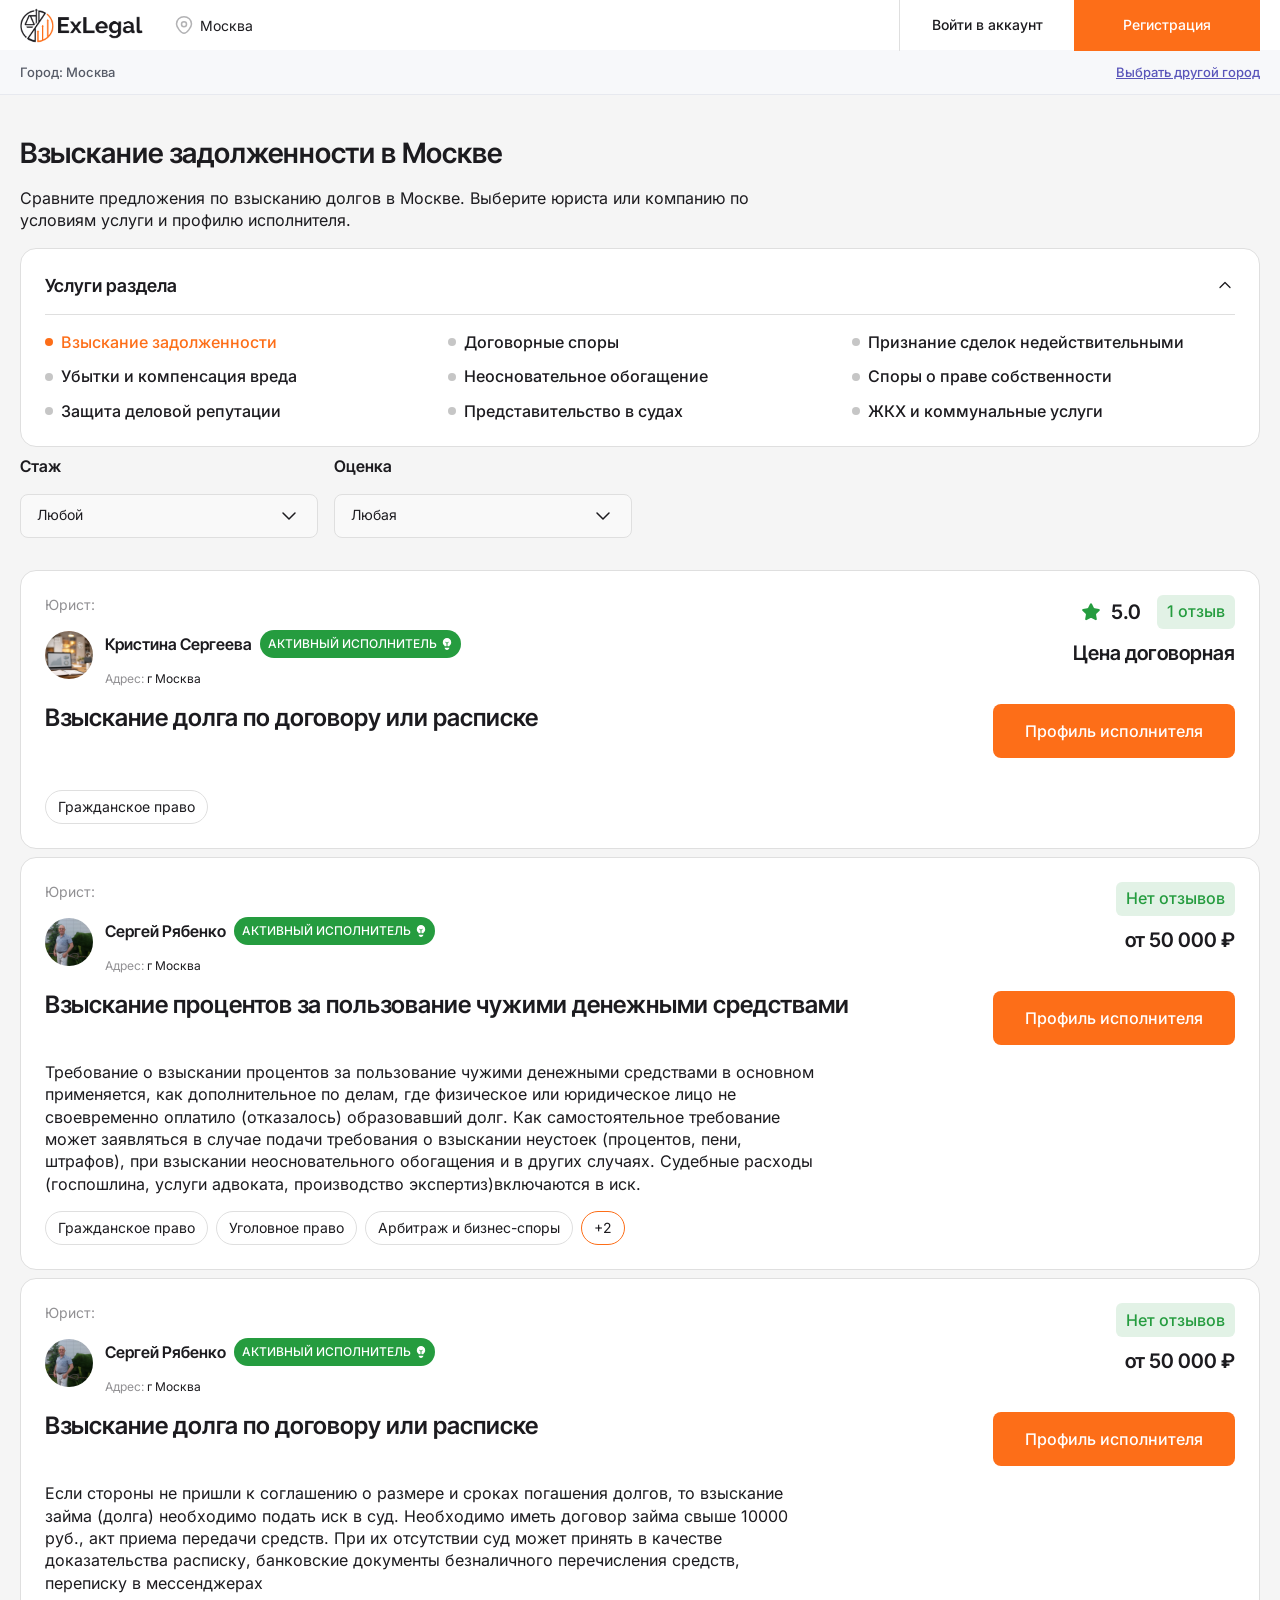
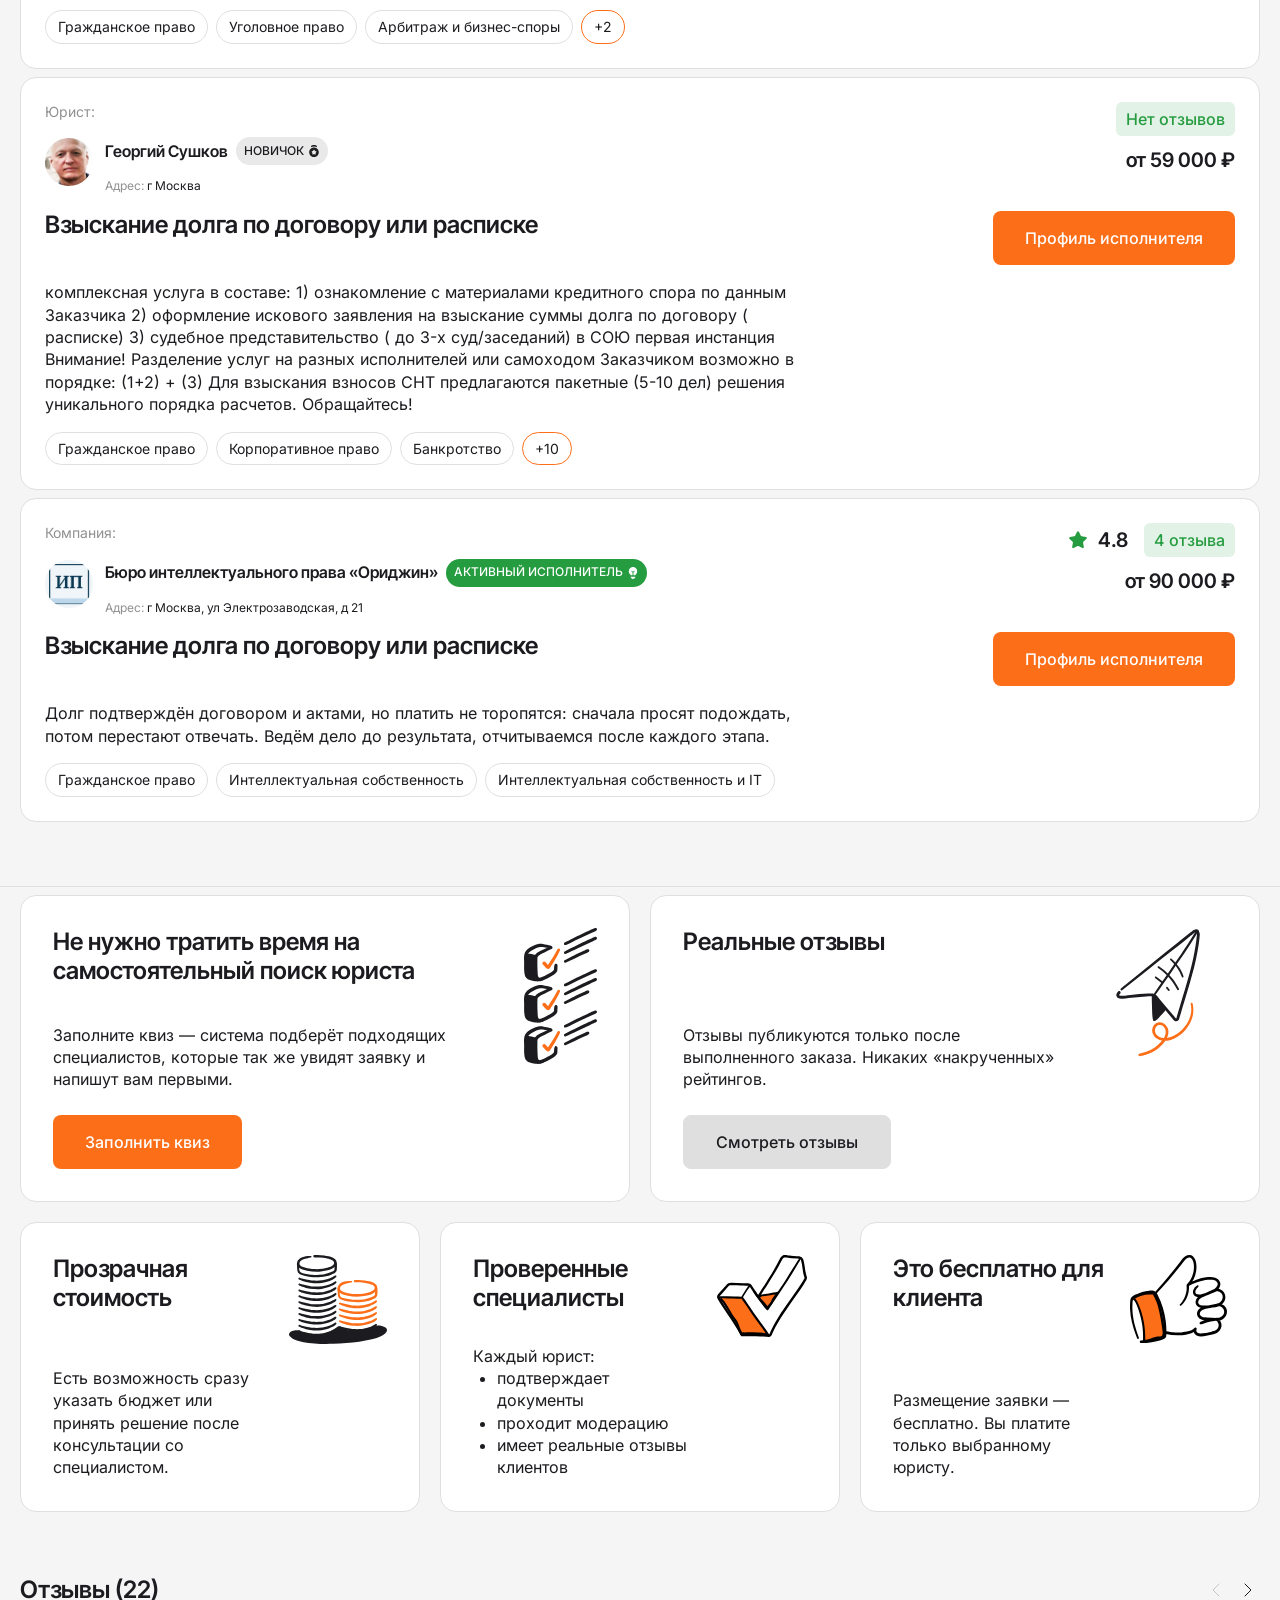
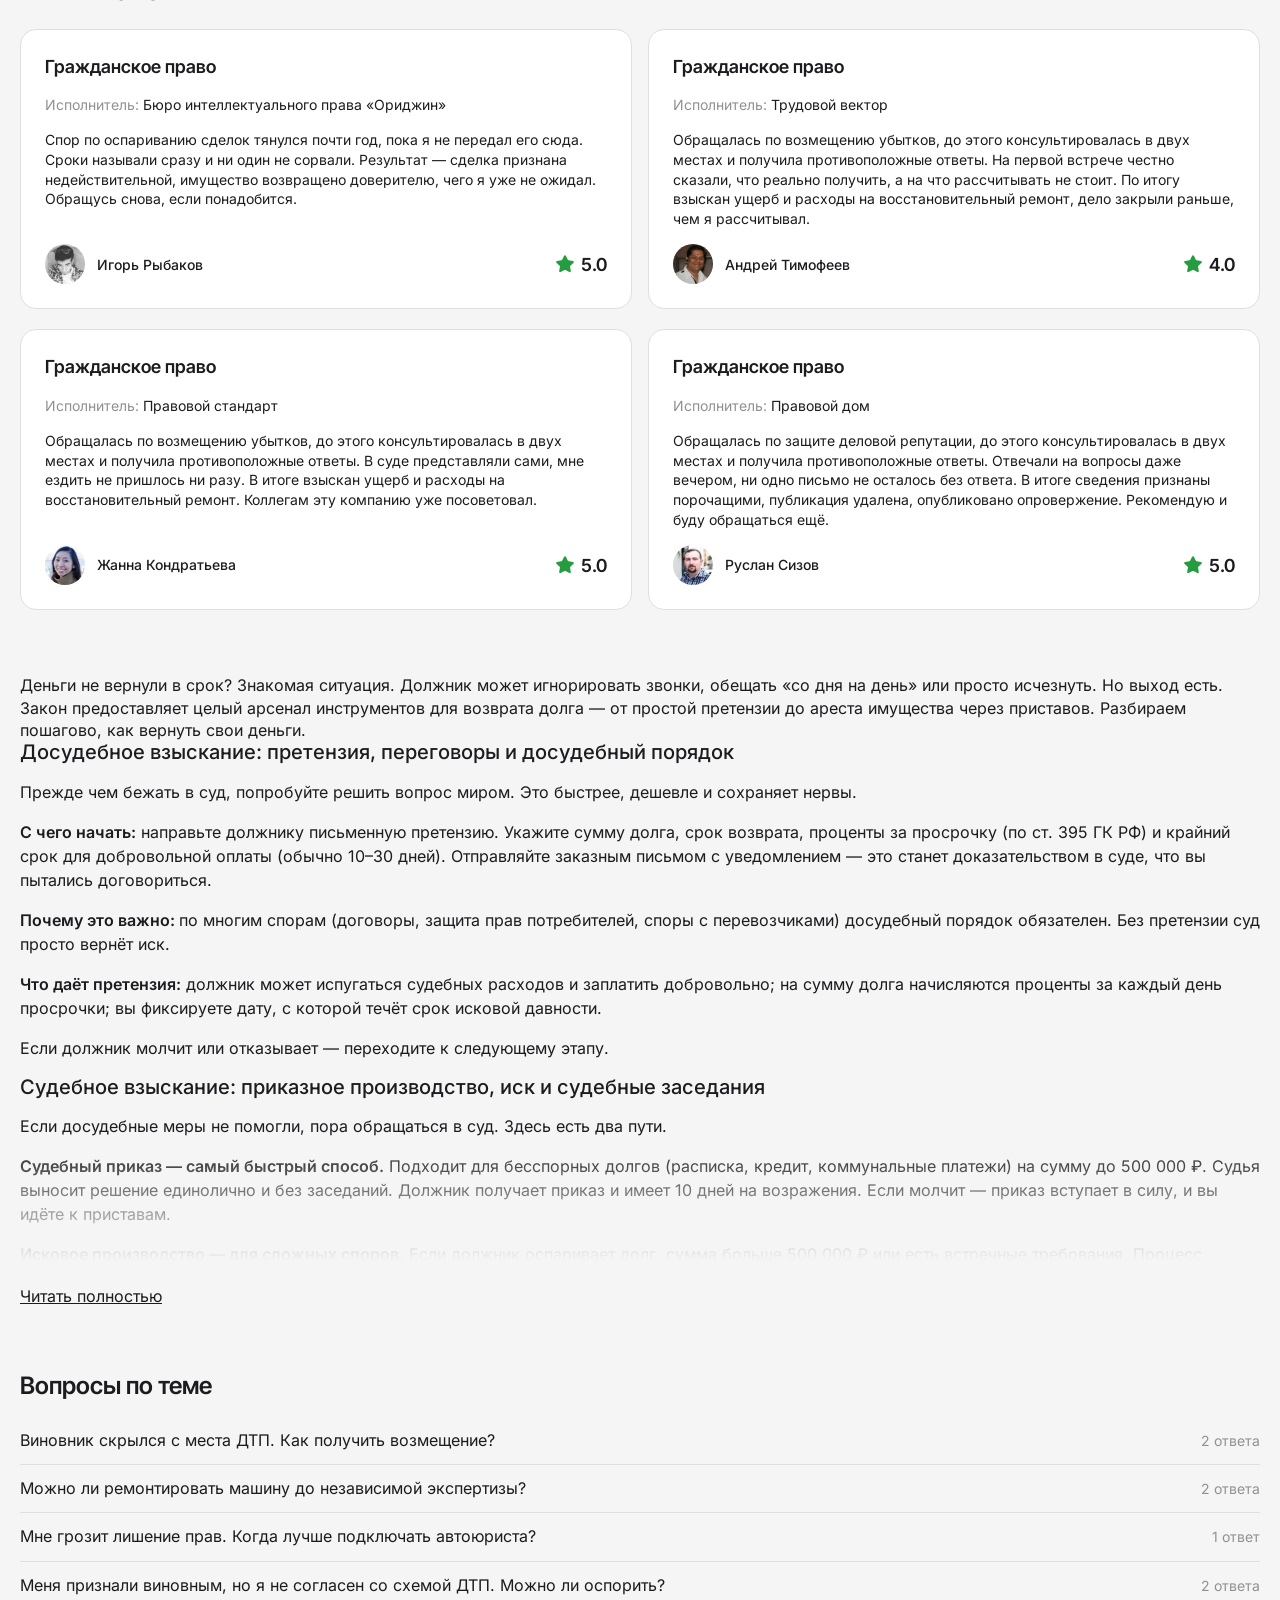
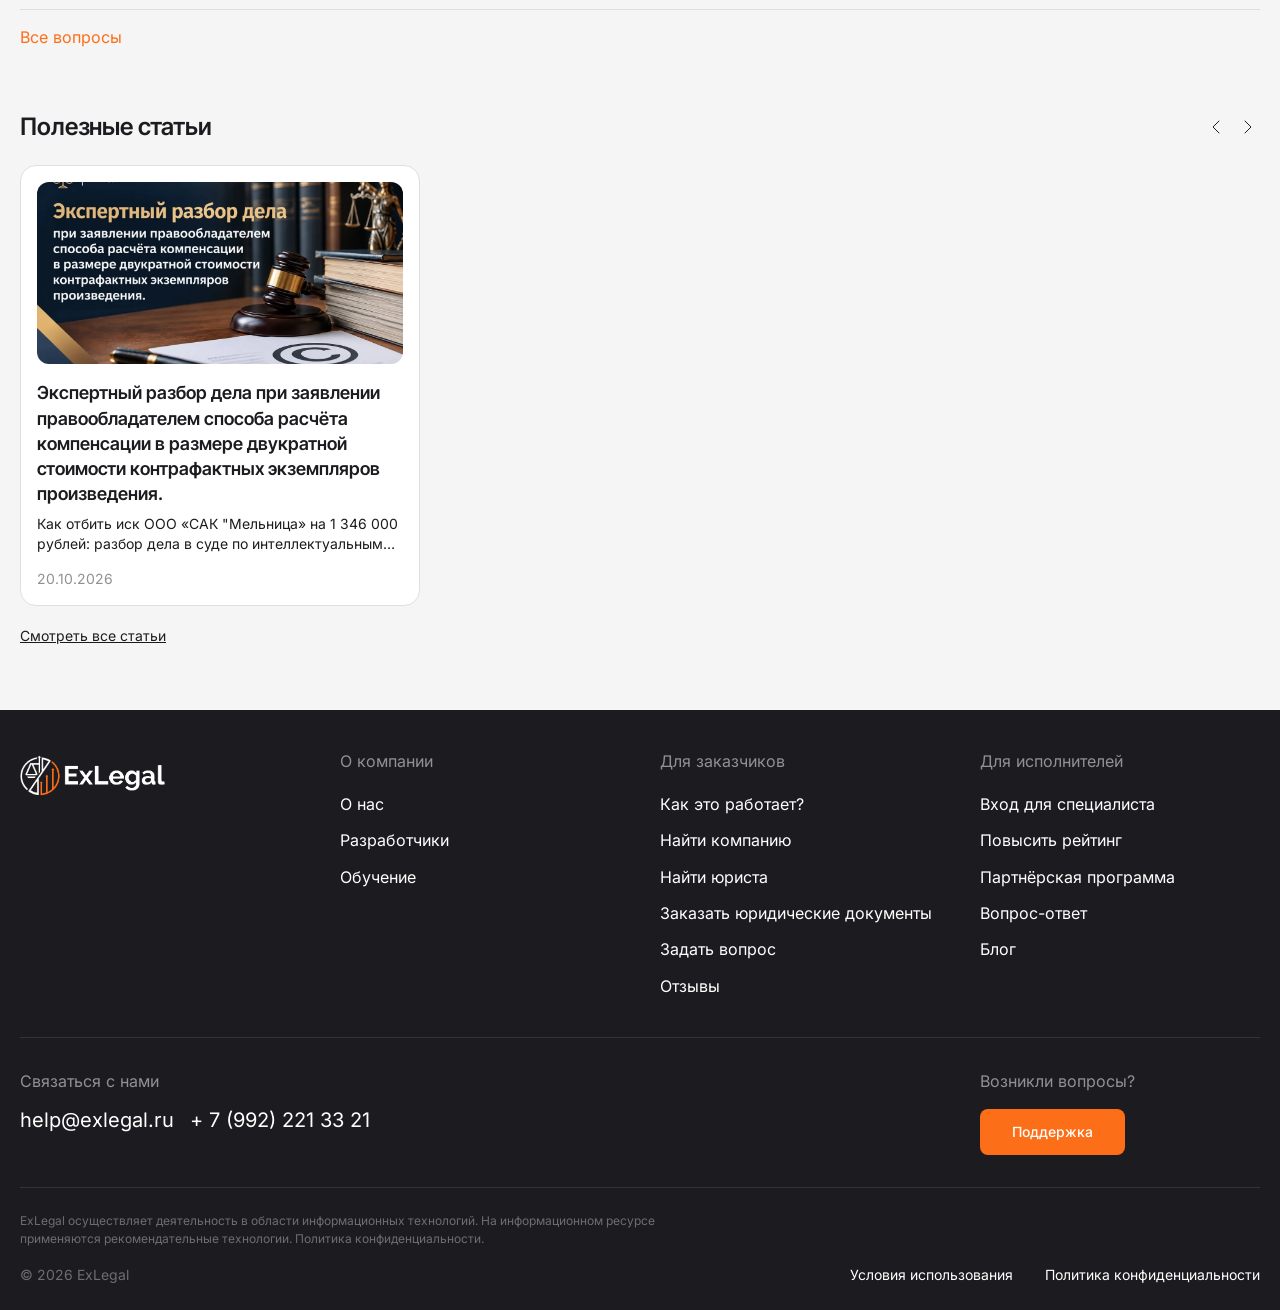
<file: layout/M3-after.html>
<!doctype html>
<html data-proposal="layout"><head><meta charset="utf-8">
<meta name="viewport" content="width=device-width, initial-scale=1">
<title>Взыскание задолженности — юристы в Москве | Exlegal</title>


<link rel="stylesheet" href="assets/f8979237b0856b6890.css">
<style>*,:after,:before{box-sizing:border-box;margin:0;padding:0}:root{--color-primary:#fd6e18;--color-primary-dark:#e45c0a;--color-primary-light:rgba(253,110,24,.1);--color-text:#1c1b1f;--color-text-secondary:#444;--color-text-muted:#919093;--color-text-disabled:#c6c6c6;--color-white:#fff;--color-bg:#f5f5f5;--color-bg-alt:#f4f4f4;--color-bg-card:#f9f9f9;--color-border:#dfdfdf;--color-border-light:#e9e9e9;--color-border-muted:#d7d7d7;--color-surface-primary:hsla(0,0%,87.5%,.5);--color-success:#259c3f;--color-success-light:rgba(37,156,63,.13);--color-error:#df393c;--color-error-light:rgba(224,25,53,.13);--color-neutral-light:rgba(28,27,31,.1);--color-purple:#8a38f5;--color-blue:#1861fd;--color-black:#000;--color-dark:var(--color-text);--color-muted:var(--color-text-muted);--font-base:"Inter",sans-serif;--font-tight:"Inter Tight",sans-serif;--text-h1:28px;--text-h3:20px;--text-h4:18px;--text-h5:16px;--text-body:16px;--text-small:14px;--lh-tight:120%;--lh-normal:140%;--fw-regular:400;--fw-medium:500;--fw-semibold:600;--radius-xs:5px;--radius-sm:6px;--radius-md:8px;--radius-lg:16px;--radius-full:360px;--shadow-card:0px 4px 24px 0px rgba(0,0,0,.1);--shadow-bottom:0px -4px 24px 0px rgba(0,0,0,.1);--space-1:4px;--space-2:8px;--space-3:12px;--space-4:16px;--space-5:20px;--space-6:24px;--space-8:32px;--space-10:40px;--space-12:48px;--space-16:64px;--btn-height-sm:40px;--btn-height-md:48px;--btn-height-lg:54px;--input-height:54px;--container-width:1280px}body{background-color:var(--color-bg);color:var(--color-text);font-family:var(--font-base);font-size:var(--text-body);line-height:var(--lh-normal);-webkit-font-smoothing:antialiased;-moz-osx-font-smoothing:grayscale}.container{margin:0 auto;max-width:var(--container-width);padding:0 20px;width:100%}</style>
<style>.profile-card{background:var(--color-white);border:1px solid var(--color-border);border-radius:var(--radius-lg);display:flex;flex-direction:column;gap:24px;padding:32px;scroll-margin-top:24px}.profile-card__title{color:var(--color-text);font-family:var(--font-tight);font-size:var(--text-h3);font-weight:var(--fw-semibold);line-height:var(--lh-tight);white-space:nowrap}.profile-card__save{align-self:flex-start;background:var(--color-primary);border:none;border-radius:var(--radius-md);color:var(--color-white);cursor:pointer;font-family:var(--font-base);font-size:var(--text-body);font-weight:var(--fw-medium);height:54px;transition:opacity .15s;width:197px}.profile-card__save:hover{opacity:.88}.profile-card__save:disabled{background:var(--color-border);color:var(--color-text-muted);cursor:not-allowed;opacity:1}.profile-card__actions{align-items:center;display:flex;gap:16px}.profile-card__saved{color:var(--color-success,#22c55e)}.profile-card__error,.profile-card__saved{font-family:var(--font-base);font-size:var(--text-small)}.profile-card__error{color:var(--color-error,#ef4444)}.profile-field{display:flex;flex-direction:column;gap:8px;width:100%}.profile-field__label{font-size:var(--text-small);font-weight:var(--fw-regular);line-height:var(--lh-normal)}.profile-field__input,.profile-field__label{color:var(--color-text);font-family:var(--font-base)}.profile-field__input{background:var(--color-bg-card);border:1px solid var(--color-border);border-radius:var(--radius-md);font-size:var(--text-body);height:54px;outline:none;padding:0 20px;transition:border-color .15s;width:100%}.profile-field__input:focus{border-color:var(--color-primary)}.profile-field__input::-moz-placeholder{color:var(--color-text-muted)}.profile-field__input::placeholder{color:var(--color-text-muted)}.profile-skeleton{display:flex;flex:1;flex-direction:column;gap:16px}.profile-skeleton__card{animation:skeleton-pulse 1.8s ease-in-out infinite;background:var(--color-white);border:1px solid var(--color-border);border-radius:var(--radius-md);height:120px}@keyframes skeleton-pulse{0%,to{opacity:.6}50%{opacity:1}}.profile-load-error{background:var(--color-white);border:1px solid var(--color-border);border-radius:var(--radius-md);color:var(--color-error,#ef4444);font-family:var(--font-base);font-size:var(--text-body);padding:24px}.fade-enter-active,.fade-leave-active{transition:opacity .25s ease}.fade-enter-from,.fade-leave-to{opacity:0}@media(max-width:767px){.profile-card{border-radius:16px;margin:0 16px;padding:24px}.profile-card__title{font-size:20px;line-height:1.2;white-space:normal}.profile-card__save{width:100%}.profile-card__save,.profile-field__input{border-radius:8px;height:50px}}</style>
<style>.services-section-title{color:var(--color-text);font-family:var(--font-tight);font-size:24px;font-weight:var(--fw-semibold);line-height:var(--lh-tight);margin:0}.services-section-head{align-items:center;display:flex;gap:16px;justify-content:space-between}.services-arrows{align-items:center;display:flex;gap:8px}.services-arrow{align-items:center;background:none;border:none;color:var(--color-text);cursor:pointer;display:inline-flex;height:24px;justify-content:center;padding:0;transition:color .15s;width:24px}.services-arrow:disabled{color:var(--color-text-disabled);cursor:default}.services-arrow:not(:disabled):hover{color:var(--color-primary)}.services-more-btn{align-items:center;background:var(--color-border);border:1px solid var(--color-border);border-radius:var(--radius-md);color:var(--color-text);cursor:pointer;display:inline-flex;font-family:var(--font-base);font-size:var(--text-body);font-weight:var(--fw-medium);height:var(--btn-height-lg);justify-content:center;padding:0 32px;text-decoration:none;transition:opacity .15s;white-space:nowrap}.services-more-btn:hover{opacity:.85}@media(max-width:767px){.services-section-title{font-size:20px}.services-more-btn{height:50px;width:100%}}</style>
<style>.notifications[data-v-bbe35b02]{flex-shrink:0;position:relative}.notifications[data-v-bbe35b02],.notifications__cell[data-v-bbe35b02]{align-items:center;display:flex;height:51px}.notifications__cell[data-v-bbe35b02]{background:none;border:none;border-left:1px solid var(--color-border);cursor:pointer;justify-content:center;padding:0;width:51px}.notifications__cell--open[data-v-bbe35b02]{background:var(--color-border-light)}.notifications__icon[data-v-bbe35b02]{height:30px;position:relative;width:30px}.notifications__bell[data-v-bbe35b02]{display:block;height:14.94px;left:8.33px;position:absolute;top:8.39px;width:13.33px}.notifications__badge[data-v-bbe35b02]{align-items:center;background:var(--color-success);border-radius:6px;color:var(--color-white);display:flex;font-family:var(--font-base);font-size:9px;font-weight:500;height:12px;justify-content:center;left:15px;line-height:1;min-width:12px;padding:0 3px;position:absolute;top:1px}.notifications__panel[data-v-bbe35b02]{background:var(--color-white);border:1px solid var(--color-border);border-radius:var(--radius-md);box-shadow:0 4px 12px #0000001a;display:flex;flex-direction:column;gap:8px;padding:8px;position:absolute;right:0;top:55px;width:450px;z-index:200}.notifications__empty[data-v-bbe35b02]{color:var(--color-text-muted);font-size:14px;padding:12px;text-align:center}.notifications__item[data-v-bbe35b02]{align-items:center;background:var(--color-surface-primary);border-radius:var(--radius-sm);display:flex;gap:16px;padding:12px;text-decoration:none;transition:background .15s}.notifications__item[data-v-bbe35b02]:hover{background:var(--color-border)}.notifications__dot[data-v-bbe35b02]{background:var(--color-success);border-radius:50%;flex-shrink:0;height:10px;width:10px}.notifications__body[data-v-bbe35b02]{display:flex;flex:1;flex-direction:column;gap:4px;min-width:0}.notifications__title[data-v-bbe35b02]{color:var(--color-text);font-family:var(--font-tight);font-size:16px;font-weight:600;overflow:hidden;text-overflow:ellipsis;white-space:nowrap}.notifications__row[data-v-bbe35b02]{align-items:flex-end;display:flex;gap:8px;justify-content:space-between}.notifications__text[data-v-bbe35b02]{color:var(--color-text);font-size:14px;overflow:hidden;text-overflow:ellipsis}.notifications__text[data-v-bbe35b02],.notifications__time[data-v-bbe35b02]{font-family:var(--font-base);line-height:1.4;white-space:nowrap}.notifications__time[data-v-bbe35b02]{color:var(--color-text-muted);flex-shrink:0;font-size:10px}.dropdown-enter-active[data-v-bbe35b02],.dropdown-leave-active[data-v-bbe35b02]{transition:opacity .15s ease,transform .15s ease}.dropdown-enter-from[data-v-bbe35b02],.dropdown-leave-to[data-v-bbe35b02]{opacity:0;transform:translateY(-4px)}@media(max-width:768px){.notifications__panel[data-v-bbe35b02]{left:0;position:fixed;right:0;top:59px;width:auto}}.notifications__read-all[data-v-bbe35b02]{background:none;border:none;color:var(--color-text);cursor:pointer;font-family:var(--font-base);font-size:var(--text-small);line-height:var(--lh-normal);padding:4px 0;text-align:center;transition:color .15s}.notifications__read-all[data-v-bbe35b02]:hover{color:var(--color-primary)}</style>
<style>.ui-btn{align-items:center;border:none;border-radius:var(--radius-md);cursor:pointer;display:inline-flex;font-family:var(--font-base);font-size:var(--text-btn);font-weight:var(--fw-medium);gap:8px;justify-content:center;padding:0 24px;text-decoration:none;transition:opacity .15s;white-space:nowrap}.ui-btn--lg{height:var(--btn-height-lg)}.ui-btn--md{height:var(--btn-height-md)}.ui-btn--sm{font-size:var(--text-small);height:var(--btn-height-sm)}.ui-btn--primary{background:var(--color-primary);color:var(--color-white)}.ui-btn--secondary{background:#efeef0;color:var(--color-text)}.ui-btn--ghost{background:transparent;border:1px solid var(--color-border);color:var(--color-text)}</style>
<style>.ui-btn[data-v-800ad1cf]:hover{opacity:.85}.ui-btn.ui-btn--disabled[data-v-800ad1cf]{background:var(--color-border);color:var(--color-text-muted);cursor:not-allowed;pointer-events:none}.ui-btn.ui-btn--loading[data-v-800ad1cf]{cursor:default;opacity:.5;pointer-events:none}.ui-btn__spinner[data-v-800ad1cf]{animation:spin-800ad1cf .6s linear infinite;border:2px solid hsla(0,0%,100%,.3);border-radius:50%;border-top-color:#fff;height:18px;width:18px}.ui-btn--ghost .ui-btn__spinner[data-v-800ad1cf],.ui-btn--secondary .ui-btn__spinner[data-v-800ad1cf]{border-color:#00000026;border-top-color:var(--color-text)}@keyframes spin-800ad1cf{to{transform:rotate(1turn)}}</style>
<style>.city-confirm[data-v-8c9729f4]{background:var(--color-white);border:1px solid var(--color-border);border-radius:16px;box-shadow:0 8px 24px #1c1b1f1f;display:flex;flex-direction:column;gap:16px;padding:20px;width:320px}.city-confirm__title[data-v-8c9729f4]{color:#1c1b1f;font-family:var(--font-tight);font-size:18px;font-weight:600;line-height:1.3;margin:0}.city-confirm__actions[data-v-8c9729f4]{display:flex;gap:8px}.city-confirm__actions[data-v-8c9729f4]>*{flex:1}@media(max-width:767px){.city-confirm[data-v-8c9729f4]{width:100%}}</style>
<style>.city-popup-overlay[data-v-1a1dd25e]{align-items:center;background:#00000080;display:flex;inset:0;justify-content:center;padding:16px;position:fixed;z-index:200}.city-popup[data-v-1a1dd25e]{background:#fff;border:1px solid #dfdfdf;border-radius:16px;display:flex;flex-direction:column;gap:24px;max-width:630px;padding:32px;width:100%}.city-popup__head[data-v-1a1dd25e]{align-items:flex-start;display:flex;gap:16px;justify-content:space-between}.city-popup__title[data-v-1a1dd25e]{color:#1c1b1f;font-family:Inter Tight,sans-serif;font-size:24px;font-weight:600;line-height:1.2;margin:0}.city-popup__close[data-v-1a1dd25e]{align-items:center;background:none;border:none;color:#1c1b1f;cursor:pointer;display:flex;height:32px;justify-content:center;padding:0;transition:opacity .15s;width:32px}.city-popup__close[data-v-1a1dd25e]:hover{opacity:.7}.city-popup__search[data-v-1a1dd25e]{align-items:center;background:#f9f9f9;border:1px solid rgba(145,144,147,.7);border-radius:8px;display:flex;gap:8px;min-height:44px;padding:10px 16px}.city-popup__search input[data-v-1a1dd25e]{background:none;border:none;color:#1c1b1f;flex:1;font-family:inherit;font-size:14px;line-height:1.4;min-width:0;outline:none}.city-popup__search input[data-v-1a1dd25e]::-moz-placeholder{color:#919093b3}.city-popup__search input[data-v-1a1dd25e]::placeholder{color:#919093b3}.city-popup__search input[data-v-1a1dd25e]::-webkit-search-cancel-button{display:none}.city-popup__list[data-v-1a1dd25e]{margin:0 -32px;max-height:357px;overflow-y:auto}.city-popup__list[data-v-1a1dd25e]::-webkit-scrollbar{width:4px}.city-popup__list[data-v-1a1dd25e]::-webkit-scrollbar-track{background:transparent}.city-popup__list[data-v-1a1dd25e]::-webkit-scrollbar-thumb{background:#dfdfdf;border-radius:4px}.city-popup__list[data-v-1a1dd25e]{scrollbar-color:#dfdfdf transparent;scrollbar-width:thin}.city-popup__item[data-v-1a1dd25e]{align-items:center;background:none;border:none;color:#1c1b1f;cursor:pointer;display:flex;font-family:inherit;font-size:14px;height:51px;line-height:1.4;padding:0 32px;position:relative;text-align:left;width:100%}.city-popup__item[data-v-1a1dd25e]:after{bottom:0}.city-popup__item[data-v-1a1dd25e]:after,.city-popup__item[data-v-1a1dd25e]:first-child:before{background:#dfdfdf;content:"";height:1px;left:32px;position:absolute;right:32px}.city-popup__item[data-v-1a1dd25e]:first-child:before{top:0}.city-popup__item--current[data-v-1a1dd25e],.city-popup__item[data-v-1a1dd25e]:hover{background:var(--color-surface-primary)}.city-popup__empty[data-v-1a1dd25e]{color:#919093;font-size:14px;line-height:1.4;margin:0;padding:16px 32px}@media(max-width:767px){.city-popup[data-v-1a1dd25e]{gap:16px;padding:20px 16px}.city-popup__title[data-v-1a1dd25e]{font-size:20px}.city-popup__list[data-v-1a1dd25e]{margin:0 -16px;max-height:60vh}.city-popup__item[data-v-1a1dd25e]{padding:0 16px}.city-popup__item[data-v-1a1dd25e]:after,.city-popup__item[data-v-1a1dd25e]:first-child:before{left:16px;right:16px}.city-popup__empty[data-v-1a1dd25e]{padding:16px}}</style>
<style>.header[data-v-21a440d3]{background:var(--color-white);border-bottom:1px solid var(--color-border);height:51px;position:sticky;top:0;z-index:100}.header__inner[data-v-21a440d3]{height:100%}.header__inner[data-v-21a440d3],.header__logo[data-v-21a440d3]{align-items:center;display:flex}.header__logo[data-v-21a440d3]{flex-shrink:0;text-decoration:none}.header__logo-img[data-v-21a440d3]{display:block;height:43px;width:126px}.header__location[data-v-21a440d3]{align-items:center;background:none;border:none;color:var(--color-dark);cursor:pointer;display:flex;flex-shrink:0;font-family:inherit;font-size:14px;font-weight:400;gap:6px;margin-left:28px;padding:0;transition:opacity .15s}.header__location[data-v-21a440d3]:hover{opacity:.7}.header__city-confirm[data-v-21a440d3]{left:0;pointer-events:none;position:absolute;right:0;top:calc(100% + 8px)}.header__city-confirm .container[data-v-21a440d3]{display:flex}.header__city-confirm[data-v-21a440d3] .city-confirm{pointer-events:auto}.header__city-row[data-v-21a440d3]{background:var(--color-bg);display:none;padding-top:16px}.header__location--mobile[data-v-21a440d3]{margin-left:0}.header__auth[data-v-21a440d3]{align-items:center;display:flex;margin-left:auto}.header__auth--mobile[data-v-21a440d3]{display:none}.header__btn[data-v-21a440d3]{align-items:center;cursor:pointer;display:flex;font-family:var(--font-base);font-size:14px;font-weight:500;height:51px;justify-content:center;line-height:1.4;text-decoration:none;transition:opacity .15s;white-space:nowrap}.header__btn[data-v-21a440d3]:hover{opacity:.8}.header__btn--secondary[data-v-21a440d3]{background:transparent;border:none;border-left:1px solid var(--color-border);border-right:1px solid var(--color-border);color:var(--color-dark);margin-right:-1px;width:176px}.header__btn--primary[data-v-21a440d3]{background:var(--color-primary);border:none;color:var(--color-white);width:186px}.header__nav[data-v-21a440d3]{margin-left:auto}.header__nav[data-v-21a440d3],.header__tab[data-v-21a440d3]{align-items:center;display:flex}.header__tab[data-v-21a440d3]{background:transparent;border:none;border-left:1px solid var(--color-border);color:var(--color-dark);cursor:pointer;font-family:var(--font-base);font-size:14px;font-weight:500;height:51px;justify-content:center;margin-right:-1px;padding:0;position:relative;text-decoration:none;transition:opacity .15s;-webkit-user-select:none;-moz-user-select:none;user-select:none;white-space:nowrap;width:125px}.header__tab--services:hover>span[data-v-21a440d3],.header__tab--services:hover>svg[data-v-21a440d3],.header__tab[data-v-21a440d3]:not(.header__tab--services):hover{opacity:.7}.header__tab--services--open[data-v-21a440d3]{background:#e9e9e9}.header__tab--last[data-v-21a440d3],.header__tab[data-v-21a440d3]:last-child{border-right:1px solid var(--color-border)}.header__tab.router-link-active[data-v-21a440d3]:after{background:var(--color-primary);border-radius:4px 4px 0 0;bottom:0;content:"";height:4px;left:1px;position:absolute;right:0}.header__tab--services[data-v-21a440d3]{cursor:default;gap:8px}.header__dropdown[data-v-21a440d3]{background:#fff;border:1px solid var(--color-border);border-radius:var(--radius-md);box-shadow:0 4px 12px #0000001a;padding:8px;position:absolute;top:55px;width:228px;z-index:200}.header__dropdown[data-v-21a440d3]:before{background:transparent;content:"";height:4px;left:0;pointer-events:auto;position:absolute;right:0;top:-4px}.header__dropdown--left[data-v-21a440d3]{left:0}.header__dropdown--right[data-v-21a440d3]{right:0}.header__dropdown--user[data-v-21a440d3]{border-radius:16px;right:0;width:228px}.header__dropdown--user .header__dropdown-item[data-v-21a440d3]{height:40px}.header__dropdown-item[data-v-21a440d3]{align-items:center;background:transparent;border:none;border-radius:7px;color:var(--color-dark);cursor:pointer;display:flex;font-family:var(--font-base);font-size:14px;font-weight:400;gap:10px;height:42px;justify-content:space-between;line-height:1.4;padding:6px 12px;text-align:left;text-decoration:none;transition:background .15s;width:100%}.header__dropdown-item[data-v-21a440d3]:hover{background:var(--color-border);border-radius:7px}.header__dropdown-item--logout[data-v-21a440d3]{color:#df393c}.header__user[data-v-21a440d3]{border-left:1px solid var(--color-border);cursor:default;flex-shrink:0;height:51px;padding:0 20px;position:relative}.header__user[data-v-21a440d3],.header__user-link[data-v-21a440d3]{align-items:center;display:flex;gap:8px}.header__user-link[data-v-21a440d3]{color:inherit;text-decoration:none}a.header__user-link[data-v-21a440d3]{cursor:pointer}.header__username[data-v-21a440d3]{color:var(--color-dark);font-family:var(--font-base);font-size:14px;font-weight:500;max-width:105px;overflow:hidden;text-overflow:ellipsis;white-space:nowrap}.header__chevron-icon[data-v-21a440d3]{color:var(--color-dark);flex-shrink:0;margin-left:auto}.header__avatar[data-v-21a440d3]{align-items:center;background:var(--color-primary);border-radius:50%;color:var(--color-white);display:flex;flex-shrink:0;font-family:var(--font-tight);font-size:13px;font-weight:600;height:40px;justify-content:center;text-transform:uppercase;width:40px}.header__avatar--sm[data-v-21a440d3]{font-size:12px;height:39px;width:39px}.header__avatar-img[data-v-21a440d3]{border-radius:50%;display:block;height:100%;-o-object-fit:cover;object-fit:cover;width:100%}.header__mobile-right[data-v-21a440d3]{align-items:center;display:none;height:51px;margin-left:auto}.header__avatar-btn[data-v-21a440d3]{align-items:center;background:none;border:none;border-left:1px solid var(--color-border);cursor:pointer;display:flex;gap:8px;height:51px;padding:0 16px}.header__mobile-user-wrap[data-v-21a440d3]{align-items:center;display:flex;height:51px;position:relative}.header__dropdown--mobile-user[data-v-21a440d3]{border-radius:16px;left:auto;right:0;top:55px;width:242px}.mobile-user-menu__backdrop[data-v-21a440d3]{inset:0;position:fixed;z-index:150}.header__burger[data-v-21a440d3]{align-items:center;background:none;border:none;border-left:1px solid var(--color-border);cursor:pointer;display:flex;flex-shrink:0;height:51px;justify-content:center;padding:0 14px}.mobile-menu[data-v-21a440d3]{background:var(--color-bg);display:flex;flex-direction:column;height:100%;left:0;overflow-y:auto;position:fixed;top:0;width:100%;z-index:200}.mobile-menu__header[data-v-21a440d3]{background:var(--color-white);border-bottom:1px solid var(--color-border);flex-shrink:0;height:51px;justify-content:space-between;padding:0 0 0 16px}.mobile-menu__close[data-v-21a440d3],.mobile-menu__header[data-v-21a440d3],.mobile-menu__header-right[data-v-21a440d3]{align-items:center;display:flex}.mobile-menu__close[data-v-21a440d3]{background:none;border:none;border-left:1px solid var(--color-border);cursor:pointer;height:51px;justify-content:center;padding:0 14px}.mobile-menu__body[data-v-21a440d3]{flex:1;overflow-y:auto}.mobile-menu__location[data-v-21a440d3]{align-items:center;background:none;border:none;color:var(--color-muted);cursor:pointer;display:flex;font-family:var(--font-base);font-size:14px;font-weight:400;gap:6px;padding:10px 16px;text-align:left;width:100%}.mobile-menu__nav[data-v-21a440d3]{display:flex;flex-direction:column}.mobile-menu__nav-item[data-v-21a440d3]{border-bottom:1px solid var(--color-border);color:var(--color-dark);display:block;font-family:var(--font-tight);font-size:20px;font-weight:600;line-height:1.2;padding:16px;text-decoration:none;transition:color .15s}.mobile-menu__nav-item--main-open[data-v-21a440d3]{border-top:1px solid var(--color-border)}.mobile-menu__nav-item[data-v-21a440d3]:hover{color:var(--color-primary)}.mobile-menu__nav-item--first[data-v-21a440d3]{border-top:1px solid var(--color-border)}.mobile-menu__nav-item--sub[data-v-21a440d3]{border-bottom:none;font-family:var(--font-tight);font-size:20px;font-weight:600;line-height:1.2;padding:8px 16px}.mobile-menu__section[data-v-21a440d3]{display:flex;flex-direction:column}.mobile-menu__section--gap[data-v-21a440d3]{margin-top:20px}.mobile-menu__section-toggle[data-v-21a440d3]{align-items:center;background:none;border:none;border-bottom:1px solid var(--color-border);color:var(--color-dark);cursor:pointer;display:flex;font-family:var(--font-tight);font-size:20px;font-weight:600;justify-content:space-between;line-height:1.2;padding:16px;text-align:left;width:100%}.mobile-menu__section-toggle--first[data-v-21a440d3]{border-top:1px solid var(--color-border)}.mobile-menu__section-toggle--expanded[data-v-21a440d3]{border-bottom:none;color:#919093b3}.mobile-menu__section-chevron[data-v-21a440d3]{color:var(--color-dark);flex-shrink:0;transition:transform .2s ease}.mobile-menu__section-toggle--expanded .mobile-menu__section-chevron[data-v-21a440d3]{color:#919093b3}.mobile-menu__chevron--open[data-v-21a440d3]{transform:rotate(180deg)}.mobile-menu__subnav[data-v-21a440d3]{display:flex;flex-direction:column}.mobile-menu__subnav .mobile-menu__nav-item[data-v-21a440d3]:first-child{border-top:none}.mobile-menu__footer[data-v-21a440d3]{background:var(--color-bg);flex-shrink:0;padding:20px 32px}.mobile-menu__logout[data-v-21a440d3]{background:none;border:none;color:var(--color-dark);cursor:pointer;font-family:var(--font-tight);font-size:16px;font-weight:500;padding:0;transition:opacity .15s}.mobile-menu__logout[data-v-21a440d3]:hover{opacity:.7}.mobile-menu__backdrop[data-v-21a440d3]{background:#0006;inset:0;position:fixed;z-index:199}.mobile-menu-enter-active[data-v-21a440d3],.mobile-menu-leave-active[data-v-21a440d3]{transition:transform .3s ease,opacity .3s ease}.mobile-menu-enter-from[data-v-21a440d3],.mobile-menu-leave-to[data-v-21a440d3]{opacity:0;transform:translate(-100%)}.backdrop-enter-active[data-v-21a440d3],.backdrop-leave-active[data-v-21a440d3]{transition:opacity .3s ease}.backdrop-enter-from[data-v-21a440d3],.backdrop-leave-to[data-v-21a440d3]{opacity:0}.dropdown-enter-active[data-v-21a440d3],.dropdown-leave-active[data-v-21a440d3]{transition:opacity .15s ease,transform .15s ease}.dropdown-enter-from[data-v-21a440d3],.dropdown-leave-to[data-v-21a440d3]{opacity:0;transform:translateY(-4px)}@media(max-width:768px){.header__logo-img[data-v-21a440d3]{height:37px;width:108px}.header[data-v-21a440d3]{height:auto}.header__inner[data-v-21a440d3]{height:51px}.header__inner .header__notifications--desktop[data-v-21a440d3],.header__location--desktop[data-v-21a440d3]{display:none}.header__city-row[data-v-21a440d3]{display:block}.header__auth--desktop[data-v-21a440d3],.header__nav--desktop[data-v-21a440d3],.header__user--desktop[data-v-21a440d3]{display:none}.header__mobile-right[data-v-21a440d3]{display:flex}.header__auth--mobile[data-v-21a440d3]{display:flex;margin-left:auto}.header__auth--mobile .header__btn--secondary[data-v-21a440d3]{border-left:1px solid var(--color-border);border-right:1px solid var(--color-border);margin-right:-1px;width:66px}.header__auth--mobile .header__btn--primary[data-v-21a440d3]{width:122px}.header__inner[data-v-21a440d3]{padding-right:0}}</style>
<style>.footer[data-v-97918f0f]{background:var(--color-dark);color:var(--color-white);padding:40px 0 0}.footer__inner[data-v-97918f0f]{display:flex;flex-direction:column}.footer__logo[data-v-97918f0f]{display:block;margin-bottom:0;text-decoration:none}.footer__logo img[data-v-97918f0f]{display:block}.footer__grid[data-v-97918f0f]{border-bottom:1px solid hsla(0,0%,100%,.1);display:grid;gap:40px;grid-template-columns:repeat(4,1fr);padding-bottom:40px}.footer__col--logo[data-v-97918f0f]{align-items:flex-start;display:flex}.footer__col-title[data-v-97918f0f]{color:var(--color-muted);font-size:16px;font-weight:400;margin-bottom:20px}.footer__links[data-v-97918f0f]{display:flex;flex-direction:column;gap:14px;list-style:none}.footer__links a[data-v-97918f0f]{color:var(--color-white);font-size:16px;text-decoration:none;transition:color .15s}.footer__links a[data-v-97918f0f]:hover{color:var(--color-primary)}.footer__mobile[data-v-97918f0f]{display:none}.footer__contacts[data-v-97918f0f]{border-bottom:1px solid hsla(0,0%,100%,.1);display:grid;gap:40px;grid-template-columns:repeat(4,1fr);padding:32px 0}.footer__contacts-block--wide[data-v-97918f0f]{grid-column:span 3}.footer__contacts-label[data-v-97918f0f]{color:var(--color-muted);font-size:16px;font-weight:400;margin-bottom:16px}.footer__contact-info[data-v-97918f0f]{align-items:center;display:flex;flex-wrap:nowrap;gap:16px}.footer__contact-link[data-v-97918f0f]{color:var(--color-white);font-size:20px;text-decoration:none;transition:color .15s;white-space:nowrap}.footer__contact-link[data-v-97918f0f]:hover{color:var(--color-primary)}.footer__support-btn[data-v-97918f0f]{align-items:center;background:var(--color-primary);border-radius:8px;color:var(--color-white);display:inline-flex;font-size:14px;font-weight:500;justify-content:center;padding:12px 32px;text-decoration:none;transition:opacity .15s}.footer__support-btn[data-v-97918f0f]:hover{opacity:.9}.footer__support-btn--wide[data-v-97918f0f]{display:none}.footer__bottom[data-v-97918f0f]{padding:24px 0}.footer__legal-text[data-v-97918f0f]{color:#919093b3;font-size:12px;line-height:1.5;margin-bottom:16px;max-width:680px}.footer__bottom-row[data-v-97918f0f]{align-items:center;display:flex;justify-content:space-between}.footer__copyright[data-v-97918f0f]{color:#919093b3;font-size:14px}.footer__legal[data-v-97918f0f]{display:flex;gap:32px}.footer__legal a[data-v-97918f0f]{color:var(--color-white);font-size:14px;text-decoration:none;transition:color .15s}.footer__legal a[data-v-97918f0f]:hover{color:var(--color-primary)}@media(max-width:768px){.footer__contacts[data-v-97918f0f],.footer__grid[data-v-97918f0f]{display:none}.footer__mobile[data-v-97918f0f]{border-bottom:1px solid hsla(0,0%,100%,.1);display:flex;flex-direction:column;padding-bottom:24px}.footer__mobile .footer__logo[data-v-97918f0f]{margin-bottom:20px}.footer__mobile .footer__logo img[data-v-97918f0f]{height:37px;width:108px}.footer__support-btn--wide[data-v-97918f0f]{display:flex;font-size:16px;margin-bottom:8px;padding:16px;width:100%}.footer__accordion[data-v-97918f0f]{border-top:1px solid hsla(0,0%,100%,.1)}.footer__accordion-toggle[data-v-97918f0f]{align-items:center;background:none;border:none;color:var(--color-muted);cursor:pointer;display:flex;font-family:var(--font-base);font-size:14px;font-weight:400;justify-content:space-between;padding:16px 0;text-align:left;width:100%}.footer__chevron[data-v-97918f0f]{flex-shrink:0;transition:transform .2s}.footer__chevron--open[data-v-97918f0f]{transform:rotate(180deg)}.footer__accordion-links[data-v-97918f0f]{display:flex;flex-direction:column;gap:0;list-style:none;padding-bottom:8px}.footer__accordion-links li a[data-v-97918f0f]{color:var(--color-white);display:block;font-size:14px;padding:10px 0;text-decoration:none}.footer__mobile-contacts[data-v-97918f0f]{padding-top:24px}.footer__contact-link[data-v-97918f0f]{font-size:16px}.footer__bottom[data-v-97918f0f]{padding:16px 0}.footer__legal-text[data-v-97918f0f]{font-size:11px;margin-bottom:12px}.footer__bottom-row[data-v-97918f0f]{align-items:flex-start}.footer__bottom-row[data-v-97918f0f],.footer__legal[data-v-97918f0f]{flex-direction:column;gap:12px}}</style>
<style>.error-screen[data-v-5f1d0004]{background-color:var(--color-bg);display:flex;flex-direction:column;min-height:100vh}.error-screen__body[data-v-5f1d0004]{align-items:center;display:flex;flex:1;flex-direction:column;justify-content:center;padding:80px 20px;text-align:center}.error-screen__code[data-v-5f1d0004],.error-screen__title[data-v-5f1d0004]{color:var(--color-text);font-family:var(--font-tight);font-size:var(--text-h1);font-weight:var(--fw-semibold);line-height:var(--lh-tight)}.error-screen__title[data-v-5f1d0004]{margin-top:var(--space-2)}.error-screen__text[data-v-5f1d0004]{color:var(--color-text);font-weight:var(--fw-regular);line-height:var(--lh-normal);margin-top:var(--space-4)}.error-screen__btn[data-v-5f1d0004],.error-screen__text[data-v-5f1d0004]{font-family:var(--font-base);font-size:var(--text-body)}.error-screen__btn[data-v-5f1d0004]{align-items:center;background:var(--color-primary);border-radius:var(--radius-md);color:var(--color-white);display:inline-flex;font-weight:var(--fw-medium);height:var(--btn-height-lg);justify-content:center;margin-top:var(--space-8);padding:0 var(--space-8);text-decoration:none;transition:background-color .15s}.error-screen__btn[data-v-5f1d0004]:hover{background:var(--color-primary-dark)}@media(max-width:767px){.error-screen__body[data-v-5f1d0004]{padding:60px 16px}.error-screen__text[data-v-5f1d0004]{max-width:343px}.error-screen__btn[data-v-5f1d0004]{height:50px;margin-top:var(--space-6)}}</style>
<style>.breadcrumbs[data-v-84767f2c]{padding:16px 0}.breadcrumbs__inner[data-v-84767f2c]{align-items:center;display:flex;flex-wrap:wrap}.breadcrumbs__item[data-v-84767f2c]{align-items:center;color:var(--color-muted);display:inline-flex;font-family:var(--font-tight);font-size:14px;letter-spacing:.02em}.breadcrumbs__link[data-v-84767f2c]{color:var(--color-text);text-decoration:none;transition:color .15s}.breadcrumbs__current[data-v-84767f2c],.breadcrumbs__link[data-v-84767f2c]:hover{color:var(--color-text-muted)}.breadcrumbs__sep[data-v-84767f2c]{color:var(--color-muted);margin:0 4px}@media(max-width:768px){.breadcrumbs[data-v-84767f2c]{display:none}}</style>
<style>.page-loader[data-v-5d628057]{align-items:center;display:flex;flex:1;flex-direction:column;gap:16px;justify-content:center;min-height:60vh;padding:40px 16px}.page-loader__spinner[data-v-5d628057]{flex-shrink:0;height:82px;position:relative;width:82px}.page-loader__ring[data-v-5d628057]{animation:page-loader-spin-5d628057 1.2s linear infinite;height:82px;inset:0;position:absolute;width:82px}.page-loader__mark[data-v-5d628057]{height:65px;left:50%;position:absolute;top:50%;transform:translate(-50%,-50%);width:65px}.page-loader__text[data-v-5d628057]{color:var(--color-text);font-family:var(--font-base);font-size:var(--text-small);font-weight:var(--fw-regular);text-align:center}@keyframes page-loader-spin-5d628057{to{transform:rotate(1turn)}}@media(prefers-reduced-motion:reduce){.page-loader__ring[data-v-5d628057]{animation:none}}</style>
<style>.level-popup-overlay[data-v-2fc16e4f]{align-items:center;background:#00000080;display:flex;inset:0;justify-content:center;padding:16px;position:fixed;z-index:200}.level-popup[data-v-2fc16e4f]{align-items:center;background:var(--color-white);border:1px solid var(--color-border);border-radius:var(--radius-lg);display:flex;flex-direction:column;gap:16px;max-width:737px;padding:32px;position:relative;text-align:center;width:100%}.level-popup__close[data-v-2fc16e4f]{align-items:center;background:none;border:none;color:var(--color-text-muted);cursor:pointer;display:flex;height:32px;justify-content:center;position:absolute;right:32px;top:32px;width:32px}.level-popup__icon[data-v-2fc16e4f]{display:block;height:64px;width:64px}.level-popup__title[data-v-2fc16e4f]{color:var(--color-text);font-family:var(--font-tight);font-size:24px;font-weight:var(--fw-semibold);line-height:var(--lh-tight)}.level-popup__text[data-v-2fc16e4f]{color:var(--color-text);font-family:var(--font-base);font-size:var(--text-body);line-height:var(--lh-normal);max-width:629px}.level-popup__link[data-v-2fc16e4f]{color:inherit;text-decoration:underline}.level-popup__btn[data-v-2fc16e4f]{align-items:center;background:var(--color-primary);border-radius:var(--radius-md);color:var(--color-white);display:flex;font-family:var(--font-base);font-size:var(--text-body);font-weight:var(--fw-medium);height:54px;justify-content:center;margin-top:8px;text-decoration:none;width:273px}.level-popup__btn[data-v-2fc16e4f]:hover{background:var(--color-primary-dark)}@media(max-width:767px){.level-popup[data-v-2fc16e4f]{max-width:343px;padding:24px}.level-popup__close[data-v-2fc16e4f]{right:24px;top:23px}.level-popup__title[data-v-2fc16e4f]{font-size:18px;line-height:var(--lh-normal)}.level-popup__text[data-v-2fc16e4f]{font-size:var(--text-small)}.level-popup__btn[data-v-2fc16e4f]{height:50px;width:100%}}</style>
<style>.page-wrapper[data-v-b8044de8]{display:flex;flex-direction:column;min-height:100vh}.page-main[data-v-b8044de8]{flex:1}.page-main--loading[data-v-b8044de8]{display:flex;flex-direction:column}.page-content[data-v-b8044de8]{display:contents}.page-content--hidden[data-v-b8044de8]{display:none}</style>
<style>.service-page[data-v-89c04a61]{display:flex;flex-direction:column}.service-page>.service-page__advantages[data-v-89c04a61]{padding:32px 0 64px}.service-offers+.service-page__advantages[data-v-89c04a61]{padding-top:64px}.service-page__reviews[data-v-89c04a61]{padding-bottom:64px}@media(max-width:767px){.service-page__seo[data-v-89c04a61]{order:1}.service-page>.service-page__advantages[data-v-89c04a61]{padding:24px 0 32px}.service-offers+.service-page__advantages[data-v-89c04a61]{padding-top:32px}.service-page__reviews[data-v-89c04a61]{padding-bottom:32px}}</style>
<style>.service-hero[data-v-4c70c91c]{padding-top:32px}.service-hero__title[data-v-4c70c91c]{color:var(--color-text);font-family:var(--font-tight);font-size:var(--text-h1);font-weight:var(--fw-semibold);line-height:var(--lh-tight);margin:0}.service-hero__text[data-v-4c70c91c]{color:var(--color-text);font-size:var(--text-body);line-height:var(--lh-normal);margin:16px 0 0;max-width:800px}@media(max-width:767px){.service-hero[data-v-4c70c91c]{padding-top:16px}.service-hero__title[data-v-4c70c91c]{font-size:24px}}</style>
<style>.service-subcategories[data-v-4181e317]{padding-top:32px}.subcategories-card[data-v-4181e317]{background:var(--color-white);border:1px solid var(--color-border);border-radius:var(--radius-lg);display:flex;flex-direction:column;padding:24px}.subcategories-card__title[data-v-4181e317]{color:var(--color-text);font-family:var(--font-tight);font-size:var(--text-h4);font-weight:var(--fw-semibold);line-height:var(--lh-normal);margin:0}.subcategories-card__toggle[data-v-4181e317]{align-items:center;background:none;border:none;color:inherit;cursor:pointer;display:flex;font:inherit;gap:16px;justify-content:space-between;padding:0;text-align:left;width:100%}.subcategories-card__chevron[data-v-4181e317]{flex-shrink:0;transition:transform .2s}.subcategories-card__chevron--open[data-v-4181e317]{transform:rotate(180deg)}.subcategories-card__body[data-v-4181e317]{display:grid;grid-template-rows:1fr;transition:grid-template-rows .25s ease}.subcategories-card__body--collapsed[data-v-4181e317]{grid-template-rows:0fr}.subcategories-card__body-inner[data-v-4181e317]{min-height:0;overflow:hidden}.subcategories-card__body-content[data-v-4181e317]{display:flex;flex-direction:column;gap:16px;padding-top:16px}.subcategories-card__divider[data-v-4181e317]{background:var(--color-border);height:1px}.subcategories-card__list[data-v-4181e317]{display:grid;gap:12px 20px;grid-template-columns:repeat(3,1fr);list-style:none;margin:0;padding:0}.subcategories-card__item[data-v-4181e317]{align-items:center;display:flex;gap:8px}.subcategories-card__dot[data-v-4181e317]{background:var(--color-text-disabled);border-radius:50%;flex-shrink:0;height:8px;transition:background .15s;width:8px}.subcategories-card__link[data-v-4181e317]{color:var(--color-text);font-size:var(--text-body);font-weight:var(--fw-medium);text-decoration:none;transition:color .15s}.subcategories-card__item:not(.subcategories-card__item--current):hover .subcategories-card__dot[data-v-4181e317]{background:var(--color-primary)}.subcategories-card__item:not(.subcategories-card__item--current):hover .subcategories-card__link[data-v-4181e317]{color:var(--color-primary);text-decoration:underline}.subcategories-card__item--current .subcategories-card__dot[data-v-4181e317]{background:var(--color-primary)}.subcategories-card__item--current .subcategories-card__link[data-v-4181e317]{color:var(--color-primary);cursor:default}@media(prefers-reduced-motion:reduce){.subcategories-card__body[data-v-4181e317],.subcategories-card__chevron[data-v-4181e317]{transition:none}}@media(max-width:1100px){.subcategories-card__list[data-v-4181e317]{grid-template-columns:repeat(2,1fr)}}@media(max-width:767px){.service-subcategories[data-v-4181e317]{padding-top:24px}.subcategories-card[data-v-4181e317]{padding:16px}.subcategories-card__list[data-v-4181e317]{grid-template-columns:1fr}}</style>
<style>.service-offers[data-v-42322e2f]{border-bottom:1px solid var(--color-border);padding:32px 0 64px;scroll-margin-top:80px}.service-offers__filter-toggle[data-v-42322e2f]{align-items:center;background:var(--color-white);border:1px solid var(--color-border);border-radius:var(--radius-lg);color:var(--color-text);cursor:pointer;display:none;font-family:var(--font-base);font-size:var(--text-body);justify-content:space-between;padding:16px 24px;width:100%}.service-offers__filter-chevron[data-v-42322e2f]{transition:transform .2s}.service-offers__filter-chevron--open[data-v-42322e2f]{transform:rotate(180deg)}.service-offers__filter[data-v-42322e2f]{align-items:flex-start;display:flex;gap:16px}.service-offers__field[data-v-42322e2f]{display:flex;flex:1 1 calc(25% - 12px);flex-direction:column;gap:16px;max-width:calc(25% - 12px);min-width:0}.service-offers__label[data-v-42322e2f]{color:var(--color-text);font-family:var(--font-tight);font-size:var(--text-h5);font-weight:var(--fw-semibold)}.service-offers__field--rating[data-v-42322e2f] .ui-select__value:before{background:url(/icons/services/star.svg) 50%/contain no-repeat;content:"";display:inline-block;height:24px;margin-right:4px;vertical-align:middle;width:24px}.service-offers__cards[data-v-42322e2f]{display:flex;flex-direction:column;gap:8px;margin-top:32px}.service-offers__empty[data-v-42322e2f]{color:var(--color-text-muted);font-size:var(--text-body);margin:32px 0 0}.service-offers__pagination[data-v-42322e2f]{margin-top:32px}@media(max-width:1100px){.service-offers__filter[data-v-42322e2f]{flex-wrap:wrap}.service-offers__field[data-v-42322e2f]{flex:1 1 calc(50% - 8px);max-width:none}}@media(max-width:767px){.service-offers[data-v-42322e2f]{padding:24px 0}.service-offers__filter-toggle[data-v-42322e2f]{display:flex}.service-offers__filter[data-v-42322e2f]{display:none;flex-direction:column;margin-top:16px}.service-offers__filter--open[data-v-42322e2f]{display:flex}.service-offers__field[data-v-42322e2f]{flex:none;gap:8px;width:100%}.service-offers__cards[data-v-42322e2f]{margin-top:24px}.service-offers__pagination[data-v-42322e2f]{justify-content:center;margin-top:24px}}</style>
<style>.service-advantages__head[data-v-d4d314b6]{margin-bottom:24px}.service-advantages__lead[data-v-d4d314b6]{color:var(--color-text);font-size:var(--text-body);line-height:var(--lh-normal);margin-top:16px}.service-advantages__grid[data-v-d4d314b6]{display:grid;gap:20px;grid-template-columns:repeat(6,1fr)}.advantage-card[data-v-d4d314b6]{background:var(--color-white);border:1px solid var(--color-border);border-radius:var(--radius-lg);display:flex;flex-direction:column;gap:24px;grid-column:span 2;justify-content:space-between;min-height:290px;padding:32px}.advantage-card--wide[data-v-d4d314b6]{grid-column:span 3}.advantage-card__body[data-v-d4d314b6]{align-items:stretch;display:flex;flex:1;gap:24px;justify-content:space-between}.advantage-card__text[data-v-d4d314b6]{display:flex;flex-direction:column;min-width:0}.advantage-card__title[data-v-d4d314b6]{color:var(--color-text);font-family:var(--font-tight);font-size:24px;font-weight:var(--fw-semibold);line-height:var(--lh-tight);margin:0}.advantage-card__desc[data-v-d4d314b6],.advantage-card__list[data-v-d4d314b6]{color:var(--color-text);font-size:var(--text-body);line-height:var(--lh-normal);margin:0}.advantage-card__list[data-v-d4d314b6]{padding-left:24px}.advantage-card__text .advantage-card__desc[data-v-d4d314b6]{margin-top:auto;padding-top:24px}.advantage-card__icon[data-v-d4d314b6]{align-self:flex-start;aspect-ratio:var(--icon-w) /var(--icon-h);flex-shrink:0;position:relative;width:calc(var(--icon-w)*1px)}.advantage-card__icon img[data-v-d4d314b6]{position:absolute}.advantage-card__action[data-v-d4d314b6]{align-self:flex-start;flex-shrink:0;padding:0 32px}@media(max-width:1100px){.service-advantages__grid[data-v-d4d314b6]{grid-template-columns:repeat(2,1fr)}.advantage-card[data-v-d4d314b6],.advantage-card--wide[data-v-d4d314b6]{grid-column:span 1}}@media(max-width:767px){.service-advantages[data-v-d4d314b6]{padding:24px 0}.service-advantages__grid[data-v-d4d314b6]{gap:16px;grid-template-columns:1fr}.advantage-card[data-v-d4d314b6]{gap:16px;min-height:0;padding:24px}.advantage-card__body[data-v-d4d314b6]{gap:16px}.advantage-card__title[data-v-d4d314b6]{font-size:var(--text-h5)}.advantage-card__desc[data-v-d4d314b6],.advantage-card__list[data-v-d4d314b6]{font-size:var(--text-small)}.advantage-card__text .advantage-card__desc[data-v-d4d314b6]{margin-top:0;padding-top:16px}.advantage-card__icon[data-v-d4d314b6]{width:min(70px,90px * var(--icon-w)/var(--icon-h))}.advantage-card .advantage-card__action[data-v-d4d314b6]{align-self:stretch;font-size:var(--text-small);height:40px;width:100%}}</style>
<style>.services-reviews__grid[data-v-6c624746]{display:grid;gap:20px 16px;grid-template-columns:repeat(2,1fr);margin-top:24px}.services-reviews__grid[data-v-6c624746]>:only-child .review-card__body{min-height:0}.services-reviews__all[data-v-6c624746]{color:var(--color-text);display:inline-block;font-size:var(--text-small);line-height:var(--lh-normal);margin-top:16px;text-decoration:underline}.services-reviews__all[data-v-6c624746]:hover{color:var(--color-primary)}@media(max-width:900px){.services-reviews__grid[data-v-6c624746]{grid-template-columns:1fr}.services-reviews__grid[data-v-6c624746] .review-card__body{min-height:0}}@media(max-width:767px){.services-reviews__grid[data-v-6c624746]{gap:16px;margin-top:16px}}</style>
<style>.review-card[data-v-9b0fffef]{background:var(--color-white);border:1px solid var(--color-border);border-radius:var(--radius-lg);display:flex;flex-direction:column;gap:16px;padding:24px}.review-card__task[data-v-9b0fffef]{font-family:var(--font-tight);font-size:var(--text-h4);font-weight:var(--fw-semibold)}.review-card__client[data-v-9b0fffef],.review-card__task[data-v-9b0fffef]{color:var(--color-text);line-height:var(--lh-normal);margin:0}.review-card__client[data-v-9b0fffef]{font-size:var(--text-small)}.review-card__client span[data-v-9b0fffef]{color:var(--color-text-muted)}.review-card__body[data-v-9b0fffef]{display:-webkit-box;-webkit-box-orient:vertical;color:var(--color-text);font-size:var(--text-small);-webkit-line-clamp:5;line-clamp:5;line-height:var(--lh-normal);margin:0;min-height:7em;overflow:hidden}.review-card__foot[data-v-9b0fffef]{align-items:center;display:flex;gap:16px;justify-content:space-between}.review-card__author[data-v-9b0fffef]{align-items:center;display:flex;gap:12px;min-width:0}.review-card__avatar[data-v-9b0fffef]{align-items:center;background:var(--color-bg-alt);border-radius:var(--radius-full);color:var(--color-text-muted);display:flex;flex-shrink:0;font-size:var(--text-small);font-weight:var(--fw-medium);height:40px;justify-content:center;overflow:hidden;width:40px}.review-card__avatar img[data-v-9b0fffef]{height:100%;-o-object-fit:cover;object-fit:cover;width:100%}.review-card__author-name[data-v-9b0fffef]{font-size:var(--text-small);font-weight:var(--fw-medium)}.review-card__author-name[data-v-9b0fffef],.review-card__rating[data-v-9b0fffef]{color:var(--color-text);line-height:var(--lh-normal)}.review-card__rating[data-v-9b0fffef]{align-items:center;display:inline-flex;flex-shrink:0;font-family:var(--font-tight);font-size:var(--text-h4);font-weight:var(--fw-semibold);gap:4px}.review-card--full .review-card__body[data-v-9b0fffef]{display:block;min-height:0;overflow:visible}@media(max-width:767px){.review-card__body[data-v-9b0fffef]{-webkit-line-clamp:7;line-clamp:7;min-height:0}}</style>
<style>.service-seo[data-v-0322ae0e]{padding-bottom:64px}.service-seo__list[data-v-0322ae0e]{display:flex;flex-direction:column;gap:24px}.service-seo__list--collapsed[data-v-0322ae0e]{max-height:520px;overflow:hidden;position:relative}.service-seo__list--faded[data-v-0322ae0e]:after{background:linear-gradient(to bottom,hsla(0,0%,96%,0),var(--color-bg));bottom:0;content:"";height:120px;left:0;pointer-events:none;position:absolute;right:0}.service-seo__block[data-v-0322ae0e]{display:flex;flex-direction:column;gap:16px}.service-seo__title[data-v-0322ae0e]{color:var(--color-text);font-family:var(--font-tight);font-size:24px;font-weight:var(--fw-semibold);line-height:var(--lh-tight);margin:0}.service-seo__text[data-v-0322ae0e]{margin:0;max-width:853px}.service-seo__text[data-v-0322ae0e],.service-seo__toggle[data-v-0322ae0e]{color:var(--color-text);font-size:var(--text-body);line-height:var(--lh-normal)}.service-seo__toggle[data-v-0322ae0e]{background:none;border:none;cursor:pointer;font-family:var(--font-base);margin-top:24px;padding:0;text-decoration:underline}.service-seo__toggle[data-v-0322ae0e]:hover{color:var(--color-primary)}@media(max-width:767px){.service-seo[data-v-0322ae0e]{padding-bottom:32px}.service-seo__list[data-v-0322ae0e]{gap:24px}.service-seo__list--collapsed[data-v-0322ae0e]{max-height:400px}.service-seo__title[data-v-0322ae0e]{font-size:var(--text-h3)}.service-seo__text[data-v-0322ae0e]{font-size:var(--text-small)}}</style>
<style>.editorjs-content[data-v-3c65700a]{display:flex;flex-direction:column;gap:16px}.editorjs-content[data-v-3c65700a] h2{font-size:var(--text-h3,24px);font-weight:var(--fw-medium)}.editorjs-content[data-v-3c65700a] h3,.editorjs-content[data-v-3c65700a] h4{font-size:var(--text-body-lg,18px);font-weight:var(--fw-medium)}.editorjs-content[data-v-3c65700a] p{color:var(--color-text);font-size:var(--text-body);line-height:1.5}.editorjs-content[data-v-3c65700a] a{color:var(--color-accent,#fd6e18)}.editorjs-content[data-v-3c65700a] ol,.editorjs-content[data-v-3c65700a] ul{display:flex;flex-direction:column;gap:8px;padding-left:20px}.editorjs-content[data-v-3c65700a] li{font-size:var(--text-body);line-height:1.5;list-style:inherit}.editorjs-content[data-v-3c65700a] ul{list-style:disc}.editorjs-content[data-v-3c65700a] ol{list-style:decimal}.editorjs-content[data-v-3c65700a] blockquote{border-left:3px solid var(--color-border);color:var(--color-text-muted,#6b6b6b);padding-left:16px}.editorjs-content__table-wrap[data-v-3c65700a]{overflow-x:auto}.editorjs-content[data-v-3c65700a] table{border-collapse:collapse;width:100%}.editorjs-content[data-v-3c65700a] td{border:1px solid var(--color-border);font-size:var(--text-body);padding:8px 12px}</style>
<style>.service-related[data-v-281e9e98]{padding-bottom:64px}.service-related__list[data-v-281e9e98]{display:flex;flex-wrap:wrap;gap:8px;margin-top:20px}.service-related__item[data-v-281e9e98]{align-items:center;background:var(--color-white);border:1px solid var(--color-border);border-radius:50px;color:var(--color-text);display:inline-flex;font-size:var(--text-body);line-height:var(--lh-normal);padding:10px 16px;text-decoration:none;transition:border-color .15s}.service-related__item[data-v-281e9e98]:hover{border-color:var(--color-primary)}@media(max-width:767px){.service-related[data-v-281e9e98]{padding-bottom:32px}.service-related__list[data-v-281e9e98]{margin-top:16px}}</style>
<style>.service-questions[data-v-ab9045af]{padding-bottom:64px}.service-questions__list[data-v-ab9045af]{list-style:none;margin:16px 0 0;padding:0}.service-questions__item[data-v-ab9045af]{align-items:baseline;border-bottom:1px solid var(--color-border);display:flex;gap:24px;justify-content:space-between;padding:12px 0}.service-questions__title[data-v-ab9045af]{color:var(--color-text);font-family:var(--font-base);font-size:var(--text-body);line-height:var(--lh-normal);text-decoration:none;transition:color .15s}.service-questions__title[data-v-ab9045af]:hover{color:var(--color-primary)}.service-questions__count[data-v-ab9045af]{color:var(--color-text-muted);flex-shrink:0;font-family:var(--font-base);font-size:var(--text-small);white-space:nowrap}.service-questions__all[data-v-ab9045af]{color:var(--color-primary);display:inline-block;font-size:var(--text-body);margin-top:16px;text-decoration:none}.service-questions__all[data-v-ab9045af]:hover{text-decoration:underline}@media(max-width:767px){.service-questions[data-v-ab9045af]{padding-bottom:32px}}</style>
<style>.services-articles[data-v-1116deb5]{padding-bottom:64px}.services-articles__list[data-v-1116deb5]{display:flex;gap:20px;margin-top:24px;overflow-x:auto;scroll-snap-type:x mandatory;scrollbar-width:none}.services-articles__list[data-v-1116deb5]::-webkit-scrollbar{display:none}.services-articles__item[data-v-1116deb5]{flex:0 0 calc(33.33333% - 13.33333px);scroll-snap-align:start}.services-articles__all[data-v-1116deb5]{color:var(--color-text);display:inline-block;font-size:var(--text-small);line-height:var(--lh-normal);margin-top:20px;text-decoration:underline}.services-articles__all[data-v-1116deb5]:hover{color:var(--color-primary)}@media(max-width:1100px){.services-articles__item[data-v-1116deb5]{flex:0 0 calc(50% - 10px)}}@media(max-width:767px){.services-articles[data-v-1116deb5]{padding-bottom:32px}.services-articles__list[data-v-1116deb5]{gap:16px;margin-top:24px}.services-articles__item[data-v-1116deb5]{flex:0 0 320px}.services-articles__all[data-v-1116deb5]{display:none}}</style>
<style>.article-card[data-v-d14d8853]{background:var(--color-white);border:1px solid var(--color-border);border-radius:var(--radius-lg);color:inherit;display:flex;flex-direction:column;gap:16px;padding:16px;text-decoration:none}.article-card__cover[data-v-d14d8853]{background:var(--color-bg-alt);border-radius:12px;height:182px;overflow:hidden}.article-card__cover img[data-v-d14d8853]{height:100%;-o-object-fit:cover;object-fit:cover;width:100%}.article-card__body[data-v-d14d8853]{display:flex;flex-direction:column;gap:16px}.article-card__text[data-v-d14d8853]{display:flex;flex-direction:column;gap:8px}.article-card__title[data-v-d14d8853]{font-family:var(--font-tight);font-size:var(--text-h4);font-weight:var(--fw-semibold)}.article-card__excerpt[data-v-d14d8853],.article-card__title[data-v-d14d8853]{color:var(--color-text);line-height:var(--lh-normal);margin:0}.article-card__excerpt[data-v-d14d8853]{display:-webkit-box;-webkit-box-orient:vertical;font-size:var(--text-small);-webkit-line-clamp:2;line-clamp:2;overflow:hidden}.article-card__date[data-v-d14d8853]{color:var(--color-text-muted);font-size:var(--text-small);line-height:var(--lh-normal);margin:0}@media(max-width:767px){.article-card__cover[data-v-d14d8853]{height:124px}.article-card__excerpt[data-v-d14d8853]{-webkit-line-clamp:3;line-clamp:3}}</style>
<style>.ui-select[data-v-7c04dc3b]{position:relative;width:100%}.ui-select__trigger[data-v-7c04dc3b]{align-items:center;background:var(--color-bg-card);border:1px solid var(--color-border);border-radius:8px;color:var(--color-text);cursor:pointer;display:flex;font-family:var(--font-base);gap:8px;justify-content:space-between;transition:border-color .15s}.ui-select__trigger--md[data-v-7c04dc3b]{font-size:var(--text-small);height:44px;padding:0 16px}.ui-select__trigger--lg[data-v-7c04dc3b]{font-size:var(--text-body);height:var(--input-height);padding:0 20px}.ui-select__trigger--open[data-v-7c04dc3b],.ui-select__trigger[data-v-7c04dc3b]:hover{border-color:#bdbdbd}.ui-select__value[data-v-7c04dc3b]{overflow:hidden;text-overflow:ellipsis;white-space:nowrap}.ui-select__value--with-prefix[data-v-7c04dc3b]{align-items:center;display:inline-flex;gap:4px;min-width:0}.ui-select__placeholder[data-v-7c04dc3b]{color:var(--color-text-muted)}.ui-select__icon[data-v-7c04dc3b]{color:var(--color-text);flex-shrink:0;transition:transform .15s}.ui-select__icon--open[data-v-7c04dc3b]{transform:rotate(180deg)}.ui-select__panel[data-v-7c04dc3b]{background:var(--color-white);border:1px solid var(--color-border);border-radius:8px;box-shadow:0 4px 12px #0000001a;display:flex;flex-direction:column;left:0;max-height:280px;overflow-y:auto;padding:8px;position:absolute;right:0;top:calc(100% + 4px);z-index:60}.ui-select__panel--lg[data-v-7c04dc3b]{border-radius:12px;box-shadow:var(--shadow-card);max-height:216px}.ui-select__option[data-v-7c04dc3b]{align-items:center;background:transparent;border:none;border-radius:6px;color:var(--color-text);cursor:pointer;display:flex;flex-shrink:0;font-family:var(--font-base);font-weight:var(--fw-regular);overflow:hidden;text-align:left;text-overflow:ellipsis;transition:background .12s;white-space:nowrap;width:100%}.ui-select__panel--md .ui-select__option[data-v-7c04dc3b]{font-size:var(--text-small);height:42px;padding:6px 12px}.ui-select__panel--lg .ui-select__option[data-v-7c04dc3b]{border-radius:var(--radius-md);font-size:var(--text-small);height:40px;padding:0 12px}.ui-select__option--selected[data-v-7c04dc3b],.ui-select__option[data-v-7c04dc3b]:hover{background:var(--color-surface-primary)}</style>
<style>.offer-card[data-v-666ea63f]{background:var(--color-white);border:1px solid var(--color-border);border-radius:var(--radius-lg);display:flex;flex-direction:column;gap:24px;padding:24px}.offer-card__top[data-v-666ea63f]{align-items:flex-start;display:flex;gap:16px;justify-content:space-between}.offer-card__rating-row[data-v-666ea63f]{align-items:center;display:flex;gap:16px}.offer-card__rating[data-v-666ea63f]{align-items:center;color:var(--color-text);display:inline-flex;font-family:var(--font-tight);font-size:var(--text-h3);font-weight:var(--fw-semibold);gap:8px;line-height:var(--lh-tight)}.offer-card__reviews[data-v-666ea63f]{align-items:center;background:var(--color-success-light);border-radius:var(--radius-sm);color:var(--color-success);display:inline-flex;font-size:var(--text-body);font-weight:var(--fw-medium);height:34px;padding:6px 10px;white-space:nowrap}.offer-card__price[data-v-666ea63f]{color:var(--color-text);font-family:var(--font-tight);font-size:var(--text-h3);font-weight:var(--fw-semibold);line-height:var(--lh-tight);white-space:nowrap}.offer-card__level--top[data-v-666ea63f]{display:none}.offer-card__main[data-v-666ea63f]{display:flex;flex-direction:column;gap:16px;max-width:777px}.offer-card__title[data-v-666ea63f]{color:var(--color-text);font-family:var(--font-tight);font-size:24px;font-weight:var(--fw-semibold);line-height:var(--lh-tight);margin:0}.offer-card__desc[data-v-666ea63f]{color:var(--color-text);font-size:var(--text-body);line-height:var(--lh-normal);margin:0}.offer-card__tags[data-v-666ea63f]{align-items:center;display:flex;flex-wrap:wrap;gap:8px}.offer-card__tags--short[data-v-666ea63f]{display:none}.offer-card__tag[data-v-666ea63f]{align-items:center;border:1px solid var(--color-border);border-radius:50px;color:var(--color-text);display:inline-flex;font-size:var(--text-small);justify-content:center;line-height:var(--lh-normal);padding:6px 12px;white-space:nowrap}.offer-card__tag--link[data-v-666ea63f]{text-decoration:none;transition:border-color .15s}.offer-card__tag--link[data-v-666ea63f]:hover,.offer-card__tag--more[data-v-666ea63f]{border-color:var(--color-primary)}.offer-card__foot[data-v-666ea63f]{align-items:flex-end;display:flex;gap:24px;justify-content:space-between}.offer-card__provider[data-v-666ea63f]{display:flex;flex-direction:column;gap:8px;min-width:0}.offer-card__provider-label[data-v-666ea63f]{color:var(--color-text-muted);font-size:var(--text-small);line-height:var(--lh-normal);margin:0}.offer-card__provider-row[data-v-666ea63f]{align-items:center;display:flex;gap:12px;min-width:0}.offer-card__avatars[data-v-666ea63f]{align-items:center;display:flex;flex-shrink:0}.offer-card__avatar[data-v-666ea63f]{align-items:center;background:var(--color-bg-alt);border-radius:var(--radius-full);color:var(--color-text-muted);display:flex;font-family:var(--font-tight);font-size:var(--text-body);font-weight:var(--fw-semibold);height:48px;justify-content:center;overflow:hidden;width:48px}.offer-card__avatar img[data-v-666ea63f]{height:100%;-o-object-fit:cover;object-fit:cover;width:100%}.offer-card__provider-info[data-v-666ea63f]{display:flex;flex-direction:column;gap:5px;min-width:0}.offer-card__provider-name-row[data-v-666ea63f]{align-items:center;display:flex;gap:8px}.offer-card__provider-name[data-v-666ea63f]{color:var(--color-text);font-family:var(--font-tight);font-size:var(--text-h5);font-weight:var(--fw-semibold);text-decoration:none}.offer-card__provider-name[data-v-666ea63f]:hover{color:var(--color-primary)}.offer-card__address[data-v-666ea63f]{color:var(--color-text);font-size:12px;line-height:var(--lh-normal);margin:0}.offer-card__address span[data-v-666ea63f]{color:var(--color-text-muted)}.offer-card__more[data-v-666ea63f]{flex-shrink:0;padding:0 32px}@media(max-width:767px){.offer-card[data-v-666ea63f]{gap:8px;padding:16px}.offer-card__top[data-v-666ea63f]{align-items:center}.offer-card__rating-row[data-v-666ea63f]{gap:8px}.offer-card__rating[data-v-666ea63f]{font-size:var(--text-h4);line-height:var(--lh-normal)}.offer-card__price[data-v-666ea63f]{font-size:var(--text-h5);line-height:normal}.offer-card__desc[data-v-666ea63f],.offer-card__more[data-v-666ea63f],.offer-card__reviews[data-v-666ea63f]{display:none}.offer-card__level--top[data-v-666ea63f]{display:inline-flex}.offer-card__rating-row[data-v-666ea63f] .level-badge{height:24px;justify-content:center;padding:0;width:24px}.offer-card__rating-row[data-v-666ea63f] .level-badge span,.offer-card__tags[data-v-666ea63f]{display:none}.offer-card__tags--short[data-v-666ea63f]{display:flex}.offer-card__tag[data-v-666ea63f]{font-size:12px;padding:6px 8px}.offer-card__main[data-v-666ea63f]{gap:8px}.offer-card__title[data-v-666ea63f]{font-size:var(--text-h5);line-height:normal}.offer-card__provider-label[data-v-666ea63f]{font-size:var(--text-small)}.offer-card__provider-row[data-v-666ea63f]{gap:12px}.offer-card__avatars .offer-card__avatar[data-v-666ea63f]{font-size:var(--text-small);height:40px;width:40px}.offer-card__provider-name[data-v-666ea63f]{font-size:var(--text-small)}.offer-card__provider-name-row[data-v-666ea63f] .level-badge,.offer-card__address span[data-v-666ea63f]{display:none}}</style>
<style>.ui-pagination[data-v-639f69d7]{align-items:center;display:flex;gap:2px}.ui-pagination__arrow[data-v-639f69d7],.ui-pagination__item[data-v-639f69d7]{align-items:center;background:none;border:none;border-radius:var(--radius-sm);color:var(--color-text-muted);cursor:pointer;display:flex;font-family:var(--font-base);font-size:var(--text-small);height:30px;justify-content:center;text-decoration:none;transition:background .15s,color .15s;width:30px}.ui-pagination__arrow[data-v-639f69d7]:hover:not(:disabled),.ui-pagination__item[data-v-639f69d7]:hover{background:var(--color-bg-alt);color:var(--color-text)}.ui-pagination__arrow[data-v-639f69d7]:disabled{color:var(--color-text-disabled);cursor:default}.ui-pagination__item--active[data-v-639f69d7],.ui-pagination__item--active[data-v-639f69d7]:hover{background:var(--color-border);color:var(--color-text)}.ui-pagination__gap[data-v-639f69d7]{align-items:center;color:var(--color-text-muted);display:flex;height:30px;justify-content:center;width:30px}@media(max-width:767px){.ui-pagination[data-v-639f69d7]{justify-content:center}}</style>
<style>.level-badge[data-v-b9527397]{align-items:center;border-radius:var(--radius-full);display:inline-flex;font-size:12px;font-weight:var(--fw-medium);gap:4px;height:28px;padding:0 8px;text-transform:uppercase;white-space:nowrap;width:-moz-fit-content;width:fit-content}.level-badge--compact[data-v-b9527397]{height:24px;justify-content:center;padding:0;width:24px}.level-badge--compact img[data-v-b9527397]{height:14px;width:14px}.level-badge--grey[data-v-b9527397]{background:var(--color-border-light);color:var(--color-text)}.level-badge--green[data-v-b9527397]{background:var(--color-success);color:var(--color-white)}.level-badge--blue[data-v-b9527397]{background:var(--color-blue);color:var(--color-white)}.level-badge--navy[data-v-b9527397]{background:#2e3192;color:var(--color-white)}@media(max-width:767px){.level-badge--compact-mobile[data-v-b9527397]{height:24px;justify-content:center;padding:0;width:24px}.level-badge--compact-mobile span[data-v-b9527397]{display:none}}</style>
<link rel="stylesheet" href="assets/f763b39a3fc0ef703c.css">
<link rel="stylesheet" href="assets/fed556b8099089823c.css">
<link rel="stylesheet" href="assets/7b7239d8074a8701c0.css">
<link rel="stylesheet" href="assets/c89667e0d451ca6697.css">
<link rel="stylesheet" href="assets/34c63e63d1a9c35df8.css">
<link rel="stylesheet" href="assets/573b93ad27fc62646f.css">
<link rel="stylesheet" href="assets/1b1f270c3e79bf3c8e.css">
<link rel="stylesheet" href="assets/60e221a1c04bff040c.css">
<link rel="stylesheet" href="assets/93590cb0a6a9fd21b7.css">
<link rel="stylesheet" href="assets/db53929e1cf8964163.css">
<link rel="stylesheet" href="assets/4ff8286da2360761ef.css">








































<link rel="canonical" href="https://exlegal.ru/uslugi/vzyskanie-dolgov">
<meta property="og:type" content="website">
<meta property="og:site_name" content="ExLegal">
<meta property="og:locale" content="ru_RU">
<meta property="og:url" content="https://exlegal.ru/uslugi/vzyskanie-dolgov">
<meta property="og:image" content="https://exlegal.ru/og-image.jpg">
<meta property="og:image:width" content="1200">
<meta property="og:image:height" content="630">
<meta property="og:image:type" content="image/jpeg">
<meta property="og:image:alt" content="Юрист за работой — ExLegal">
<meta name="twitter:card" content="summary_large_image">
<meta name="twitter:image" content="https://exlegal.ru/og-image.jpg">


<meta name="description" content="Найдите юриста по услуге «Взыскание задолженности» в Москве: консультация, документы и сопровождение дела. Сравните предложения специалистов на Exlegal.">
<link rel="stylesheet" href="assets/1f5cadf26ca77395b3.css"><link rel="stylesheet" href="assets/bc956f9a736e4ecf33.css"><link rel="stylesheet" href="assets/5f0d3595e8c4bc8c19.css"><link rel="stylesheet" href="assets/5ebe8bd2e37d50d8e8.css"><link rel="stylesheet" href="assets/3e503278be7f1970f3.css"><link rel="stylesheet" href="assets/bc613397e507ca7c2f.css"><link rel="stylesheet" href="assets/fb1055c6fa49dfea44.css"><link rel="stylesheet" href="assets/d862fd41d24fa6a04b.css"><link rel="stylesheet" href="assets/1825da595c55e1ecf3.css"><link rel="stylesheet" href="assets/29c1c9d8f4e1912606.css"><link rel="stylesheet" href="assets/7a8cd48a4d629d512f.css"><link rel="stylesheet" href="assets/a34e37ea9acfd2440b.css"><style type="text/css">
/* Proposed layout overrides on the real, saved ExLegal DOM. */
[hidden]{display:none!important}
.layout-city{background:#f7f8fa;border-bottom:1px solid #e7e9ef;font:500 13px/1.4 Inter,sans-serif;color:#565b67}
.layout-city>.container{display:flex;align-items:center;gap:8px;min-height:44px;flex-wrap:wrap}
.layout-city details{margin-left:auto}.layout-city summary{cursor:pointer;color:#5955ba;min-height:44px;display:flex;align-items:center;text-decoration:underline}
.layout-city-list{padding:12px 0;display:flex;flex-wrap:wrap;gap:8px 20px;width:100%}.layout-city-list a{display:inline-flex;align-items:center;min-height:44px;color:#514dac}
.layout-city details[open]{width:100%;margin-left:0}.layout-city details[open] summary{font-weight:600}
.layout-empty{padding:20px 0 0}.layout-empty__box{padding:24px;border:1px solid #e6e6f1;border-radius:20px;background:#f7f7fc}
.layout-empty h2{font:600 24px/1.2 'Inter Tight',Inter,sans-serif;letter-spacing:-.4px;margin:0 0 12px;color:#242426}
.layout-empty summary{display:flex;align-items:center;min-height:44px;cursor:pointer;color:#5750b9;font:500 16px/1.4 Inter,sans-serif;text-decoration:underline}
.layout-empty .layout-city-list{margin:0}
.offer-card{display:flex!important;flex-direction:column!important;gap:16px!important}
.offer-card>.offer-card__provider{margin:0!important;width:100%!important}
.offer-card>.offer-card__title{margin:0!important}
.offer-card>.offer-card__top{margin:0!important}
.offer-card>.offer-card__more{display:flex!important;align-items:center;justify-content:center;min-height:44px!important;align-self:flex-start;margin:0!important}
.offer-card__provider-label{margin-top:0!important}
.offer-card__main{margin:0!important}.offer-card__reviews{display:flex!important}.advantage-card__action{min-height:44px!important}
.offer-card__main .offer-card__desc{margin-top:0!important;display:block!important}
.offer-card__provider-name{min-height:44px;display:inline-flex!important;align-items:center}
.offer-card .offer-card__top{flex-wrap:wrap;gap:12px}
.offer-card .offer-card__price{white-space:normal!important}
.offer-card__provider-info{min-width:0}.offer-card__provider-name{overflow-wrap:anywhere}
.service-hero__text{max-width:900px}.service-offers__filter:not([hidden]){display:flex!important}
@media(min-width:768px){.offer-card .offer-card__level--top{display:none!important}.service-subcategories{padding-top:16px!important}.service-offers{padding-top:8px!important}.offer-card{display:grid!important;grid-template-columns:minmax(0,1fr) auto!important;column-gap:24px!important;row-gap:16px!important}.offer-card>.offer-card__provider{grid-column:1;grid-row:1}.offer-card>.offer-card__title{grid-column:1;grid-row:2}.offer-card>.offer-card__top{grid-column:2;grid-row:1;align-self:start;display:flex;flex-direction:column;align-items:flex-end}.offer-card>.offer-card__more{grid-column:2;grid-row:2;align-self:start}.offer-card>.offer-card__main{grid-column:1/-1}.offer-card>.offer-card__tags{grid-column:1/-1}.layout-empty{padding-top:4px}.layout-empty__box{padding:20px}.service-page__advantages{padding-top:8px!important}}
@media(max-width:767px){
 .service-hero{padding-top:20px!important;padding-bottom:12px!important}
 .service-hero__title{font-size:28px!important;line-height:1.12!important;margin-bottom:12px!important}
 .service-hero__text{font-size:14px!important;line-height:1.5!important;margin:0!important}
 .service-subcategories{padding-top:0!important;padding-bottom:12px!important}
 .subcategories-card{padding:0 16px!important;border-radius:16px!important}
 .subcategories-card__title{margin:0!important}.subcategories-card__toggle{min-height:48px!important;padding:0!important;font-size:16px!important}
 .subcategories-card__body{transition:none!important}.subcategories-card__body-inner{padding-bottom:16px}
 .service-offers{padding-top:0!important}.service-offers__filter-toggle{margin:0 0 12px!important;min-height:44px!important}
 .service-offers__filter{margin-bottom:16px!important}
 .offer-card{padding:16px!important;gap:12px!important}
 .offer-card__provider-label{font-size:13px!important;line-height:1.4!important;margin-bottom:4px!important}
 .offer-card__provider-row{gap:12px!important}.offer-card__provider-name{font-size:18px!important;line-height:1.2!important}
 .offer-card__provider-name-row{gap:6px!important}
 .offer-card__address{font-size:13px!important;line-height:1.4!important;margin-top:2px!important}
 .offer-card__title{font-size:20px!important;line-height:1.2!important}
 .offer-card__top{display:flex!important;align-items:center!important;justify-content:space-between!important;gap:6px!important}
 .offer-card__rating-row{gap:8px!important;flex-wrap:wrap!important}
 .offer-card__rating{font-size:16px!important}.offer-card__reviews{font-size:13px!important}
 .offer-card__price{font-size:18px!important;line-height:1.3!important}
 .offer-card>.offer-card__more{width:100%!important;min-height:44px!important;padding:12px 16px!important;font-size:16px!important}
 .offer-card__desc{font-size:14px!important;line-height:1.5!important}
 .layout-empty{padding-top:4px}.layout-empty__box{padding:20px}.layout-empty h2{font-size:22px}
}
</style></head><body><div id="__nuxt"><div class="page-wrapper" data-v-b8044de8=""><!----><!--[--><header class="header" data-v-21a440d3=""><div class="header__inner container" data-v-21a440d3=""><a href="https://exlegal.ru/" class="header__logo" data-v-21a440d3=""><img src="assets/f55a8e3c7ffcac3dc0.webp" class="header__logo-img" alt="ExLegal" width="126" height="43" data-v-21a440d3="" loading="eager"></a><!--[--><button type="button" class="header__location header__location--desktop" data-v-21a440d3=""><img src="assets/c26cb5bbcfefaa92ab.svg" width="20" height="20" alt="" aria-hidden="true" data-v-21a440d3="" loading="eager"><span data-v-21a440d3="">Москва</span></button><nav class="header__auth header__auth--desktop" data-v-21a440d3=""><a href="https://exlegal.ru/login" class="header__btn header__btn--secondary" data-v-21a440d3="">Войти в аккаунт</a><a href="https://exlegal.ru/register" class="header__btn header__btn--primary" data-v-21a440d3="">Регистрация</a></nav><nav class="header__auth header__auth--mobile" data-v-21a440d3=""><a href="https://exlegal.ru/login" class="header__btn header__btn--secondary" data-v-21a440d3="">Вход</a><a href="https://exlegal.ru/register" class="header__btn header__btn--primary" data-v-21a440d3="">Регистрация</a></nav><!--]--></div><!----><!----><!----><!----><div class="layout-city"><div class="container"><span>Город: Москва</span><details><summary>Выбрать другой город</summary><nav class="layout-city-list" aria-label="Та же услуга в другом городе"><a href="https://exlegal.ru/uslugi/vzyskanie-dolgov" data-city="moskva">Москва</a><a href="https://exlegal.ru/sankt-peterburg/uslugi/vzyskanie-dolgov" data-city="sankt-peterburg">Санкт-Петербург</a><a href="https://exlegal.ru/krasnodar/uslugi/vzyskanie-dolgov" data-city="krasnodar">Краснодар</a><a href="https://exlegal.ru/voronezh/uslugi/vzyskanie-dolgov" data-city="voronezh">Воронеж</a><a href="https://exlegal.ru/tula/uslugi/vzyskanie-dolgov" data-city="tula">Тула</a><a href="https://exlegal.ru/kaliningrad/uslugi/vzyskanie-dolgov" data-city="kaliningrad">Калининград</a><a href="https://exlegal.ru/novorossiysk/uslugi/vzyskanie-dolgov" data-city="novorossiysk">Новороссийск</a><a href="https://exlegal.ru/anapa/uslugi/vzyskanie-dolgov" data-city="anapa">Анапа</a><a href="https://exlegal.ru/tuapse/uslugi/vzyskanie-dolgov" data-city="tuapse">Туапсе</a><a href="https://exlegal.ru/vladivostok/uslugi/vzyskanie-dolgov" data-city="vladivostok">Владивосток</a><a href="https://exlegal.ru/ekaterinburg/uslugi/vzyskanie-dolgov" data-city="ekaterinburg">Екатеринбург</a><a href="https://exlegal.ru/izhevsk/uslugi/vzyskanie-dolgov" data-city="izhevsk">Ижевск</a><a href="https://exlegal.ru/lipetsk/uslugi/vzyskanie-dolgov" data-city="lipetsk">Липецк</a><a href="https://exlegal.ru/mahachkala/uslugi/vzyskanie-dolgov" data-city="mahachkala">Махачкала</a><a href="https://exlegal.ru/novosibirsk/uslugi/vzyskanie-dolgov" data-city="novosibirsk">Новосибирск</a><a href="https://exlegal.ru/kazan/uslugi/vzyskanie-dolgov" data-city="kazan">Казань</a><a href="https://exlegal.ru/nizhniy-novgorod/uslugi/vzyskanie-dolgov" data-city="nizhniy-novgorod">Нижний Новгород</a><a href="https://exlegal.ru/chelyabinsk/uslugi/vzyskanie-dolgov" data-city="chelyabinsk">Челябинск</a><a href="https://exlegal.ru/krasnoyarsk/uslugi/vzyskanie-dolgov" data-city="krasnoyarsk">Красноярск</a><a href="https://exlegal.ru/samara/uslugi/vzyskanie-dolgov" data-city="samara">Самара</a><a href="https://exlegal.ru/ufa/uslugi/vzyskanie-dolgov" data-city="ufa">Уфа</a><a href="https://exlegal.ru/rostov-na-donu/uslugi/vzyskanie-dolgov" data-city="rostov-na-donu">Ростов-на-Дону</a><a href="https://exlegal.ru/omsk/uslugi/vzyskanie-dolgov" data-city="omsk">Омск</a><a href="https://exlegal.ru/perm/uslugi/vzyskanie-dolgov" data-city="perm">Пермь</a><a href="https://exlegal.ru/volgograd/uslugi/vzyskanie-dolgov" data-city="volgograd">Волгоград</a></nav></details></div></div></header><!--]--><div class="breadcrumbs" data-v-b8044de8="" data-v-84767f2c=""><div class="breadcrumbs__inner container" data-v-84767f2c=""><!--[--><span class="breadcrumbs__item" data-v-84767f2c=""><a href="https://exlegal.ru/" class="breadcrumbs__link" data-v-84767f2c="">Главная</a><span class="breadcrumbs__sep" data-v-84767f2c=""> / </span></span><span class="breadcrumbs__item" data-v-84767f2c=""><a href="https://exlegal.ru/uslugi" class="breadcrumbs__link" data-v-84767f2c="">Услуги</a><span class="breadcrumbs__sep" data-v-84767f2c=""> / </span></span><span class="breadcrumbs__item" data-v-84767f2c=""><span class="breadcrumbs__current" data-v-84767f2c="">Взыскание задолженности</span><!----></span><!--]--></div></div><main class="page-main" data-v-b8044de8=""><!----><div class="page-content" data-v-b8044de8=""><!--[--><div class="service-page" data-v-89c04a61=""><section class="service-hero" data-v-89c04a61="" data-v-4c70c91c=""><div class="container" data-v-4c70c91c=""><h1 class="service-hero__title" data-v-4c70c91c="">Взыскание задолженности в Москве</h1><p class="service-hero__text" data-v-4c70c91c="">Сравните предложения по взысканию долгов в Москве. Выберите юриста или компанию по условиям услуги и профилю исполнителя.</p></div></section><section class="service-subcategories" data-v-89c04a61="" data-v-4181e317=""><div class="container" data-v-4181e317=""><article class="subcategories-card" data-v-4181e317=""><h2 class="subcategories-card__title" data-v-4181e317=""><button class="subcategories-card__toggle" type="button" aria-expanded="true" aria-controls="service-subcategories-body" data-v-4181e317=""><span data-v-4181e317="">Услуги раздела</span><svg class="subcategories-card__chevron--open subcategories-card__chevron" width="20" height="20" viewBox="0 0 24 24" fill="none" aria-hidden="true" data-v-4181e317=""><path d="M6 9l6 6 6-6" stroke="currentColor" stroke-width="1.5" stroke-linecap="round" stroke-linejoin="round" data-v-4181e317=""></path></svg></button></h2><div id="service-subcategories-body" class="subcategories-card__body" data-v-4181e317="" style="grid-template-rows: 1fr;"><div class="subcategories-card__body-inner" data-v-4181e317=""><div class="subcategories-card__body-content" data-v-4181e317=""><div class="subcategories-card__divider" data-v-4181e317=""></div><ul class="subcategories-card__list" data-v-4181e317=""><!--[--><li class="subcategories-card__item--current subcategories-card__item" data-v-4181e317=""><span class="subcategories-card__dot" aria-hidden="true" data-v-4181e317=""></span><span class="subcategories-card__link" aria-current="page" data-v-4181e317="">Взыскание задолженности</span></li><li class="subcategories-card__item" data-v-4181e317=""><span class="subcategories-card__dot" aria-hidden="true" data-v-4181e317=""></span><a href="https://exlegal.ru/uslugi/dogovornye-spory" class="subcategories-card__link" data-v-4181e317="">Договорные споры</a></li><li class="subcategories-card__item" data-v-4181e317=""><span class="subcategories-card__dot" aria-hidden="true" data-v-4181e317=""></span><a href="https://exlegal.ru/uslugi/priznanie-sdelok-nedejstvitelnymi" class="subcategories-card__link" data-v-4181e317="">Признание сделок недействительными</a></li><li class="subcategories-card__item" data-v-4181e317=""><span class="subcategories-card__dot" aria-hidden="true" data-v-4181e317=""></span><a href="https://exlegal.ru/uslugi/ubytki-i-kompensaciya-vreda" class="subcategories-card__link" data-v-4181e317="">Убытки и компенсация вреда</a></li><li class="subcategories-card__item" data-v-4181e317=""><span class="subcategories-card__dot" aria-hidden="true" data-v-4181e317=""></span><a href="https://exlegal.ru/uslugi/neobosnovannoe-obogashchenie" class="subcategories-card__link" data-v-4181e317="">Неосновательное обогащение</a></li><li class="subcategories-card__item" data-v-4181e317=""><span class="subcategories-card__dot" aria-hidden="true" data-v-4181e317=""></span><a href="https://exlegal.ru/uslugi/spory-o-prave-sobstvennosti" class="subcategories-card__link" data-v-4181e317="">Споры о праве собственности</a></li><li class="subcategories-card__item" data-v-4181e317=""><span class="subcategories-card__dot" aria-hidden="true" data-v-4181e317=""></span><a href="https://exlegal.ru/uslugi/zaschita-delovoy-reputatsii" class="subcategories-card__link" data-v-4181e317="">Защита деловой репутации</a></li><li class="subcategories-card__item" data-v-4181e317=""><span class="subcategories-card__dot" aria-hidden="true" data-v-4181e317=""></span><a href="https://exlegal.ru/uslugi/predstavitelstvo-v-sude" class="subcategories-card__link" data-v-4181e317="">Представительство в судах</a></li><li class="subcategories-card__item" data-v-4181e317=""><span class="subcategories-card__dot" aria-hidden="true" data-v-4181e317=""></span><a href="https://exlegal.ru/uslugi/zhkh-i-kommunalnye-spory" class="subcategories-card__link" data-v-4181e317="">ЖКХ и коммунальные услуги</a></li><!--]--></ul></div></div></div></article></div></section><section class="service-offers" data-v-89c04a61="" data-v-42322e2f=""><div class="container" data-v-42322e2f=""><button class="service-offers__filter-toggle" type="button" data-v-42322e2f="" aria-controls="local-service-filters" aria-expanded="true"> Фильтр <svg class="service-offers__filter-chevron" width="24" height="24" viewBox="0 0 24 24" fill="none" aria-hidden="true" data-v-42322e2f=""><path d="M6 9l6 6 6-6" stroke="currentColor" stroke-width="1.5" stroke-linecap="round" stroke-linejoin="round" data-v-42322e2f=""></path></svg></button><div class="service-offers__filter" data-v-42322e2f="" id="local-service-filters"><div class="service-offers__field" data-v-42322e2f=""><span class="service-offers__label" data-v-42322e2f="">Стаж</span><div class="ui-select" data-v-42322e2f="" data-v-7c04dc3b=""><div class="ui-select__trigger--md ui-select__trigger" data-v-7c04dc3b=""><span class="ui-select__value" data-v-7c04dc3b=""><!--[--><!--]-->Любой</span><svg width="24" height="24" viewBox="0 0 24 24" fill="none" class="ui-select__icon" aria-hidden="true" data-v-7c04dc3b=""><path d="M6 9l6 6 6-6" stroke="currentColor" stroke-width="1.5" stroke-linecap="round" stroke-linejoin="round" data-v-7c04dc3b=""></path></svg></div><!----></div></div><div class="service-offers__field" data-v-42322e2f=""><span class="service-offers__label" data-v-42322e2f="">Оценка</span><div class="ui-select" data-v-42322e2f="" data-v-7c04dc3b=""><div class="ui-select__trigger--md ui-select__trigger" data-v-7c04dc3b=""><span class="ui-select__value" data-v-7c04dc3b=""><!--[--><!--]-->Любая</span><svg width="24" height="24" viewBox="0 0 24 24" fill="none" class="ui-select__icon" aria-hidden="true" data-v-7c04dc3b=""><path d="M6 9l6 6 6-6" stroke="currentColor" stroke-width="1.5" stroke-linecap="round" stroke-linejoin="round" data-v-7c04dc3b=""></path></svg></div><!----></div></div></div><div class="service-offers__cards" data-v-42322e2f=""><!--[--><article class="offer-card" data-v-42322e2f="" data-v-666ea63f=""><div class="offer-card__provider" data-v-666ea63f=""><p class="offer-card__provider-label" data-v-666ea63f="">Юрист:</p><div class="offer-card__provider-row" data-v-666ea63f=""><div class="offer-card__avatars offer-card__avatars--single" data-v-666ea63f=""><div class="offer-card__avatar" data-v-666ea63f=""><img src="assets/301192eee16253cbcd.webp" alt="Кристина Сергеева" width="48" height="48" loading="eager" data-v-666ea63f=""></div></div><div class="offer-card__provider-info" data-v-666ea63f=""><div class="offer-card__provider-name-row" data-v-666ea63f=""><a href="https://exlegal.ru/yurist/kristina" class="offer-card__provider-name" data-v-666ea63f="">Кристина Сергеева</a><div class="level-badge level-badge--green offer-card__level" data-v-666ea63f="" data-v-b9527397=""><span data-v-b9527397="">Активный исполнитель</span><img src="assets/9fa0c002350df9a0d8.svg" alt="" width="12" height="12" loading="eager" data-v-b9527397=""></div></div><p class="offer-card__address" data-v-666ea63f=""><span data-v-666ea63f="">Адрес:</span> г Москва</p></div></div></div><h3 class="offer-card__title" data-v-666ea63f="">Взыскание долга по договору или расписке</h3><div class="offer-card__top" data-v-666ea63f=""><div class="offer-card__rating-row" data-v-666ea63f=""><span class="offer-card__rating" data-v-666ea63f=""><img src="assets/7b5c196eb54161c129.svg" width="24" height="24" alt="" aria-hidden="true" loading="eager" data-v-666ea63f=""> 5.0</span><span class="offer-card__reviews" data-v-666ea63f="">1 отзыв</span><div class="level-badge level-badge--green offer-card__level offer-card__level--top" data-v-666ea63f="" data-v-b9527397=""><span data-v-b9527397="">Активный исполнитель</span><img src="assets/9fa0c002350df9a0d8.svg" alt="" width="12" height="12" loading="eager" data-v-b9527397=""></div></div><span class="offer-card__price" data-v-666ea63f="">Цена договорная</span></div><a href="https://exlegal.ru/yurist/kristina" class="ui-btn ui-btn--primary ui-btn--lg offer-card__more" data-v-666ea63f="" data-v-800ad1cf="">Профиль исполнителя</a><div class="offer-card__tags offer-card__tags--short" data-v-666ea63f=""><!--[--><!--[--><span class="offer-card__tag" data-v-666ea63f="">ГП</span> <!--]--><!--]--></div><div class="offer-card__main" data-v-666ea63f=""><p class="offer-card__desc" data-v-666ea63f=""></p><div class="offer-card__tags" data-v-666ea63f=""><!--[--><!--[--><a href="https://exlegal.ru/uslugi/grazhdanskie-spory" class="offer-card__tag offer-card__tag--link" data-v-666ea63f="">Гражданское право</a> <!--]--><!--]--><!----></div></div></article><article class="offer-card" data-v-42322e2f="" data-v-666ea63f=""><div class="offer-card__provider" data-v-666ea63f=""><p class="offer-card__provider-label" data-v-666ea63f="">Юрист:</p><div class="offer-card__provider-row" data-v-666ea63f=""><div class="offer-card__avatars offer-card__avatars--single" data-v-666ea63f=""><div class="offer-card__avatar" data-v-666ea63f=""><img src="assets/ef986343bdd4a6d734.webp" alt="Сергей Рябенко" width="48" height="48" loading="eager" data-v-666ea63f=""></div></div><div class="offer-card__provider-info" data-v-666ea63f=""><div class="offer-card__provider-name-row" data-v-666ea63f=""><a href="https://exlegal.ru/yurist/sergey-2" class="offer-card__provider-name" data-v-666ea63f="">Сергей Рябенко</a><div class="level-badge level-badge--green offer-card__level" data-v-666ea63f="" data-v-b9527397=""><span data-v-b9527397="">Активный исполнитель</span><img src="assets/9fa0c002350df9a0d8.svg" alt="" width="12" height="12" loading="eager" data-v-b9527397=""></div></div><p class="offer-card__address" data-v-666ea63f=""><span data-v-666ea63f="">Адрес:</span> г Москва</p></div></div></div><h3 class="offer-card__title" data-v-666ea63f="">Взыскание процентов за пользование чужими денежными средствами</h3><div class="offer-card__top" data-v-666ea63f=""><div class="offer-card__rating-row" data-v-666ea63f=""><span class="offer-card__reviews" data-v-666ea63f="">Нет отзывов</span><div class="level-badge level-badge--green offer-card__level offer-card__level--top" data-v-666ea63f="" data-v-b9527397=""><span data-v-b9527397="">Активный исполнитель</span><img src="assets/9fa0c002350df9a0d8.svg" alt="" width="12" height="12" loading="eager" data-v-b9527397=""></div></div><span class="offer-card__price" data-v-666ea63f="">от 50&nbsp;000 ₽</span></div><a href="https://exlegal.ru/yurist/sergey-2" class="ui-btn ui-btn--primary ui-btn--lg offer-card__more" data-v-666ea63f="" data-v-800ad1cf="">Профиль исполнителя</a><div class="offer-card__tags offer-card__tags--short" data-v-666ea63f=""><!--[--><!--[--><span class="offer-card__tag" data-v-666ea63f="">ГП</span> <!--]--><!--[--><span class="offer-card__tag" data-v-666ea63f="">УП</span> <!--]--><!--[--><span class="offer-card__tag" data-v-666ea63f="">АБС</span> <!--]--><!--]--></div><div class="offer-card__main" data-v-666ea63f=""><p class="offer-card__desc" data-v-666ea63f="">Требование о взыскании процентов за пользование чужими денежными средствами в основном применяется, как дополнительное по делам, где физическое или юридическое лицо не своевременно оплатило (отказалось) образовавший долг. 
Как самостоятельное требование может заявляться в случае подачи требования о взыскании неустоек (процентов, пени, штрафов), при взыскании неосновательного обогащения и в других случаях.
Судебные расходы (госпошлина, услуги адвоката, производство экспертиз)включаются в иск.</p><div class="offer-card__tags" data-v-666ea63f=""><!--[--><!--[--><a href="https://exlegal.ru/uslugi/grazhdanskie-spory" class="offer-card__tag offer-card__tag--link" data-v-666ea63f="">Гражданское право</a> <!--]--><!--[--><a href="https://exlegal.ru/uslugi/ugolovnye-dela" class="offer-card__tag offer-card__tag--link" data-v-666ea63f="">Уголовное право</a> <!--]--><!--[--><a href="https://exlegal.ru/uslugi/kommercheskie-i-arbitrazhnye-spory" class="offer-card__tag offer-card__tag--link" data-v-666ea63f="">Арбитраж и бизнес-споры</a> <!--]--><!--]--><span class="offer-card__tag offer-card__tag--more" data-v-666ea63f=""> +2</span></div></div></article><article class="offer-card" data-v-42322e2f="" data-v-666ea63f=""><div class="offer-card__provider" data-v-666ea63f=""><p class="offer-card__provider-label" data-v-666ea63f="">Юрист:</p><div class="offer-card__provider-row" data-v-666ea63f=""><div class="offer-card__avatars offer-card__avatars--single" data-v-666ea63f=""><div class="offer-card__avatar" data-v-666ea63f=""><img src="assets/ef986343bdd4a6d734.webp" alt="Сергей Рябенко" width="48" height="48" loading="eager" data-v-666ea63f=""></div></div><div class="offer-card__provider-info" data-v-666ea63f=""><div class="offer-card__provider-name-row" data-v-666ea63f=""><a href="https://exlegal.ru/yurist/sergey-2" class="offer-card__provider-name" data-v-666ea63f="">Сергей Рябенко</a><div class="level-badge level-badge--green offer-card__level" data-v-666ea63f="" data-v-b9527397=""><span data-v-b9527397="">Активный исполнитель</span><img src="assets/9fa0c002350df9a0d8.svg" alt="" width="12" height="12" loading="eager" data-v-b9527397=""></div></div><p class="offer-card__address" data-v-666ea63f=""><span data-v-666ea63f="">Адрес:</span> г Москва</p></div></div></div><h3 class="offer-card__title" data-v-666ea63f="">Взыскание долга по договору или расписке</h3><div class="offer-card__top" data-v-666ea63f=""><div class="offer-card__rating-row" data-v-666ea63f=""><span class="offer-card__reviews" data-v-666ea63f="">Нет отзывов</span><div class="level-badge level-badge--green offer-card__level offer-card__level--top" data-v-666ea63f="" data-v-b9527397=""><span data-v-b9527397="">Активный исполнитель</span><img src="assets/9fa0c002350df9a0d8.svg" alt="" width="12" height="12" loading="eager" data-v-b9527397=""></div></div><span class="offer-card__price" data-v-666ea63f="">от 50&nbsp;000 ₽</span></div><a href="https://exlegal.ru/yurist/sergey-2" class="ui-btn ui-btn--primary ui-btn--lg offer-card__more" data-v-666ea63f="" data-v-800ad1cf="">Профиль исполнителя</a><div class="offer-card__tags offer-card__tags--short" data-v-666ea63f=""><!--[--><!--[--><span class="offer-card__tag" data-v-666ea63f="">ГП</span> <!--]--><!--[--><span class="offer-card__tag" data-v-666ea63f="">УП</span> <!--]--><!--[--><span class="offer-card__tag" data-v-666ea63f="">АБС</span> <!--]--><!--]--></div><div class="offer-card__main" data-v-666ea63f=""><p class="offer-card__desc" data-v-666ea63f="">Если стороны не пришли к соглашению о размере и сроках погашения долгов, то взыскание займа (долга) необходимо подать иск в суд.
Необходимо иметь договор займа свыше 10000 руб., акт приема передачи средств. При их отсутствии суд может принять в качестве доказательства расписку, банковские документы безналичного перечисления средств, переписку в мессенджерах</p><div class="offer-card__tags" data-v-666ea63f=""><!--[--><!--[--><a href="https://exlegal.ru/uslugi/grazhdanskie-spory" class="offer-card__tag offer-card__tag--link" data-v-666ea63f="">Гражданское право</a> <!--]--><!--[--><a href="https://exlegal.ru/uslugi/ugolovnye-dela" class="offer-card__tag offer-card__tag--link" data-v-666ea63f="">Уголовное право</a> <!--]--><!--[--><a href="https://exlegal.ru/uslugi/kommercheskie-i-arbitrazhnye-spory" class="offer-card__tag offer-card__tag--link" data-v-666ea63f="">Арбитраж и бизнес-споры</a> <!--]--><!--]--><span class="offer-card__tag offer-card__tag--more" data-v-666ea63f=""> +2</span></div></div></article><article class="offer-card" data-v-42322e2f="" data-v-666ea63f=""><div class="offer-card__provider" data-v-666ea63f=""><p class="offer-card__provider-label" data-v-666ea63f="">Юрист:</p><div class="offer-card__provider-row" data-v-666ea63f=""><div class="offer-card__avatars offer-card__avatars--single" data-v-666ea63f=""><div class="offer-card__avatar" data-v-666ea63f=""><img src="assets/3a278d5a3df3da6ef4.webp" alt="Георгий Сушков" width="48" height="48" loading="eager" data-v-666ea63f=""></div></div><div class="offer-card__provider-info" data-v-666ea63f=""><div class="offer-card__provider-name-row" data-v-666ea63f=""><a href="https://exlegal.ru/yurist/georgiy" class="offer-card__provider-name" data-v-666ea63f="">Георгий Сушков</a><div class="level-badge level-badge--grey offer-card__level" data-v-666ea63f="" data-v-b9527397=""><span data-v-b9527397="">Новичок</span><img src="assets/7bc9bb66af09076289.svg" alt="" width="12" height="12" loading="eager" data-v-b9527397=""></div></div><p class="offer-card__address" data-v-666ea63f=""><span data-v-666ea63f="">Адрес:</span> г Москва</p></div></div></div><h3 class="offer-card__title" data-v-666ea63f="">Взыскание долга по договору или расписке</h3><div class="offer-card__top" data-v-666ea63f=""><div class="offer-card__rating-row" data-v-666ea63f=""><span class="offer-card__reviews" data-v-666ea63f="">Нет отзывов</span><div class="level-badge level-badge--grey offer-card__level offer-card__level--top" data-v-666ea63f="" data-v-b9527397=""><span data-v-b9527397="">Новичок</span><img src="assets/7bc9bb66af09076289.svg" alt="" width="12" height="12" loading="eager" data-v-b9527397=""></div></div><span class="offer-card__price" data-v-666ea63f="">от 59&nbsp;000 ₽</span></div><a href="https://exlegal.ru/yurist/georgiy" class="ui-btn ui-btn--primary ui-btn--lg offer-card__more" data-v-666ea63f="" data-v-800ad1cf="">Профиль исполнителя</a><div class="offer-card__tags offer-card__tags--short" data-v-666ea63f=""><!--[--><!--[--><span class="offer-card__tag" data-v-666ea63f="">ГП</span> <!--]--><!--[--><span class="offer-card__tag" data-v-666ea63f="">КП</span> <!--]--><!--[--><span class="offer-card__tag" data-v-666ea63f="">Б</span> <!--]--><!--]--></div><div class="offer-card__main" data-v-666ea63f=""><p class="offer-card__desc" data-v-666ea63f="">комплексная  услуга в составе: 
1)  ознакомление с материалами кредитного спора по данным Заказчика
2) оформление искового  заявления   на взыскание суммы долга по договору ( расписке)  
3) судебное представительство  ( до 3-х суд/заседаний)  в СОЮ первая инстанция 
Внимание!  Разделение услуг  на разных исполнителей или самоходом Заказчиком возможно  в порядке:  (1+2)   +  (3)

Для взыскания взносов СНТ предлагаются пакетные  (5-10 дел) решения уникального порядка расчетов. Обращайтесь!</p><div class="offer-card__tags" data-v-666ea63f=""><!--[--><!--[--><a href="https://exlegal.ru/uslugi/grazhdanskie-spory" class="offer-card__tag offer-card__tag--link" data-v-666ea63f="">Гражданское право</a> <!--]--><!--[--><a href="https://exlegal.ru/uslugi/korporativnoe-pravo-m-a" class="offer-card__tag offer-card__tag--link" data-v-666ea63f="">Корпоративное право</a> <!--]--><!--[--><a href="https://exlegal.ru/uslugi/bankrotstvo" class="offer-card__tag offer-card__tag--link" data-v-666ea63f="">Банкротство</a> <!--]--><!--]--><span class="offer-card__tag offer-card__tag--more" data-v-666ea63f=""> +10</span></div></div></article><article class="offer-card" data-v-42322e2f="" data-v-666ea63f=""><div class="offer-card__provider" data-v-666ea63f=""><p class="offer-card__provider-label" data-v-666ea63f="">Компания:</p><div class="offer-card__provider-row" data-v-666ea63f=""><div class="offer-card__avatars offer-card__avatars--single" data-v-666ea63f=""><div class="offer-card__avatar" data-v-666ea63f=""><img src="assets/82a5eaa6a8b53c4bf8.webp" alt="Бюро интеллектуального права «Ориджин»" width="48" height="48" loading="eager" data-v-666ea63f=""></div></div><div class="offer-card__provider-info" data-v-666ea63f=""><div class="offer-card__provider-name-row" data-v-666ea63f=""><a href="https://exlegal.ru/kompaniya/byuro-intellektualnogo-prava-oridzhin" class="offer-card__provider-name" data-v-666ea63f="">Бюро интеллектуального права «Ориджин»</a><div class="level-badge level-badge--green offer-card__level" data-v-666ea63f="" data-v-b9527397=""><span data-v-b9527397="">Активный исполнитель</span><img src="assets/9fa0c002350df9a0d8.svg" alt="" width="12" height="12" loading="eager" data-v-b9527397=""></div></div><p class="offer-card__address" data-v-666ea63f=""><span data-v-666ea63f="">Адрес:</span> г Москва, ул Электрозаводская, д 21</p></div></div></div><h3 class="offer-card__title" data-v-666ea63f="">Взыскание долга по договору или расписке</h3><div class="offer-card__top" data-v-666ea63f=""><div class="offer-card__rating-row" data-v-666ea63f=""><span class="offer-card__rating" data-v-666ea63f=""><img src="assets/7b5c196eb54161c129.svg" width="24" height="24" alt="" aria-hidden="true" loading="eager" data-v-666ea63f=""> 4.8</span><span class="offer-card__reviews" data-v-666ea63f="">4 отзыва</span><div class="level-badge level-badge--green offer-card__level offer-card__level--top" data-v-666ea63f="" data-v-b9527397=""><span data-v-b9527397="">Активный исполнитель</span><img src="assets/9fa0c002350df9a0d8.svg" alt="" width="12" height="12" loading="eager" data-v-b9527397=""></div></div><span class="offer-card__price" data-v-666ea63f="">от 90&nbsp;000 ₽</span></div><a href="https://exlegal.ru/kompaniya/byuro-intellektualnogo-prava-oridzhin" class="ui-btn ui-btn--primary ui-btn--lg offer-card__more" data-v-666ea63f="" data-v-800ad1cf="">Профиль исполнителя</a><div class="offer-card__tags offer-card__tags--short" data-v-666ea63f=""><!--[--><!--[--><span class="offer-card__tag" data-v-666ea63f="">ГП</span> <!--]--><!--[--><span class="offer-card__tag" data-v-666ea63f="">ИС</span> <!--]--><!--[--><span class="offer-card__tag" data-v-666ea63f="">ИСI</span> <!--]--><!--]--></div><div class="offer-card__main" data-v-666ea63f=""><p class="offer-card__desc" data-v-666ea63f="">Долг подтверждён договором и актами, но платить не торопятся: сначала просят подождать, потом перестают отвечать. Ведём дело до результата, отчитываемся после каждого этапа.</p><div class="offer-card__tags" data-v-666ea63f=""><!--[--><!--[--><a href="https://exlegal.ru/uslugi/grazhdanskie-spory" class="offer-card__tag offer-card__tag--link" data-v-666ea63f="">Гражданское право</a> <!--]--><!--[--><a href="https://exlegal.ru/uslugi/intellektualnaya-sobstvennost" class="offer-card__tag offer-card__tag--link" data-v-666ea63f="">Интеллектуальная собственность</a> <!--]--><!--[--><a href="https://exlegal.ru/dokumenty/intellektualnaya-sobstvennost-i-it" class="offer-card__tag offer-card__tag--link" data-v-666ea63f="">Интеллектуальная собственность и IT</a> <!--]--><!--]--><!----></div></div></article><!--]--></div><!----><!----></div></section><section class="service-advantages service-page__advantages" data-v-89c04a61="" data-v-d4d314b6=""><div class="container" data-v-d4d314b6=""><!----><div class="service-advantages__grid" data-v-d4d314b6=""><!--[--><article class="advantage-card--wide advantage-card" data-v-d4d314b6=""><div class="advantage-card__body" data-v-d4d314b6=""><div class="advantage-card__text" data-v-d4d314b6=""><h2 class="advantage-card__title" data-v-d4d314b6="">Не нужно тратить время на самостоятельный поиск юриста</h2><p class="advantage-card__desc" data-v-d4d314b6="">Заполните квиз — система подберёт подходящих специалистов, которые так же увидят заявку и напишут вам первыми.</p><!----></div><div class="advantage-card__icon" style="--icon-w:87;--icon-h:163;" aria-hidden="true" data-v-d4d314b6=""><!--[--><img src="assets/5b8e7a54cd14b6a430.svg" style="left:16.09%;top:0%;width:83.88%;height:83.44%;" width="73" height="136" alt="" loading="eager" data-v-d4d314b6=""><!--]--></div></div><a href="https://exlegal.ru/orders/create" class="ui-btn ui-btn--primary ui-btn--lg advantage-card__action" data-v-d4d314b6="" data-v-800ad1cf=""><!--[-->Заполнить квиз<!--]--></a></article><article class="advantage-card--wide advantage-card" data-v-d4d314b6=""><div class="advantage-card__body" data-v-d4d314b6=""><div class="advantage-card__text" data-v-d4d314b6=""><h2 class="advantage-card__title" data-v-d4d314b6="">Реальные отзывы</h2><p class="advantage-card__desc" data-v-d4d314b6="">Отзывы публикуются только после выполненного заказа. Никаких «накрученных» рейтингов.</p><!----></div><div class="advantage-card__icon" style="--icon-w:143;--icon-h:158;" aria-hidden="true" data-v-d4d314b6=""><!--[--><img src="assets/5a974463dcef1abab4.svg" style="left:23.69%;top:8.14%;width:69.34%;height:66.03%;transform:rotate(-18.19deg);" width="99" height="104" alt="" loading="eager" data-v-d4d314b6=""><!--]--></div></div><a href="#service-reviews" class="services-more-btn advantage-card__action" data-v-d4d314b6="">Смотреть отзывы</a></article><article class="advantage-card" data-v-d4d314b6=""><div class="advantage-card__body" data-v-d4d314b6=""><div class="advantage-card__text" data-v-d4d314b6=""><h2 class="advantage-card__title" data-v-d4d314b6="">Прозрачная стоимость</h2><p class="advantage-card__desc" data-v-d4d314b6="">Есть возможность сразу указать бюджет или принять решение после консультации со специалистом.</p><!----></div><div class="advantage-card__icon" style="--icon-w:98;--icon-h:89;" aria-hidden="true" data-v-d4d314b6=""><!--[--><img src="assets/97877e4bfac261e3be.svg" style="left:0%;top:0%;width:100.44%;height:100%;" width="98" height="89" alt="" loading="eager" data-v-d4d314b6=""><!--]--></div></div><!----></article><article class="advantage-card" data-v-d4d314b6=""><div class="advantage-card__body" data-v-d4d314b6=""><div class="advantage-card__text" data-v-d4d314b6=""><h2 class="advantage-card__title" data-v-d4d314b6="">Проверенные специалисты</h2><p class="advantage-card__desc" data-v-d4d314b6="">Каждый юрист:</p><ul class="advantage-card__list" data-v-d4d314b6=""><!--[--><li data-v-d4d314b6="">подтверждает документы</li><li data-v-d4d314b6="">проходит модерацию</li><li data-v-d4d314b6="">имеет реальные отзывы клиентов</li><!--]--></ul></div><div class="advantage-card__icon" style="--icon-w:90;--icon-h:82;" aria-hidden="true" data-v-d4d314b6=""><!--[--><img src="assets/3774a3fb457d073d30.svg" style="left:0%;top:0%;width:100%;height:100%;" width="90" height="82" alt="" loading="eager" data-v-d4d314b6=""><!--]--></div></div><!----></article><article class="advantage-card" data-v-d4d314b6=""><div class="advantage-card__body" data-v-d4d314b6=""><div class="advantage-card__text" data-v-d4d314b6=""><h2 class="advantage-card__title" data-v-d4d314b6="">Это бесплатно для клиента</h2><p class="advantage-card__desc" data-v-d4d314b6="">Размещение заявки — бесплатно. Вы платите только выбранному юристу.</p><!----></div><div class="advantage-card__icon" style="--icon-w:97;--icon-h:88;" aria-hidden="true" data-v-d4d314b6=""><!--[--><img src="assets/877a91048ddaaa4230.svg" style="left:0%;top:0%;width:100%;height:100%;" width="97" height="88" alt="" loading="eager" data-v-d4d314b6=""><img src="assets/82ff4b58e75345d669.svg" style="left:1.3%;top:41.9%;width:34.99%;height:57.07%;" width="34" height="50" alt="" loading="eager" data-v-d4d314b6=""><!--]--></div></div><!----></article><!--]--></div></div></section><div id="service-reviews" class="service-page__reviews" data-v-89c04a61=""><section class="services-reviews" data-v-89c04a61="" data-v-6c624746=""><div class="container" data-v-6c624746=""><div class="services-section-head" data-v-6c624746=""><h2 class="services-section-title" data-v-6c624746="">Отзывы (22)</h2><div class="services-arrows" data-v-6c624746=""><button class="services-arrow" type="button" aria-label="Предыдущие отзывы" disabled="" data-v-6c624746=""><svg width="24" height="24" viewBox="0 0 24 24" fill="none" aria-hidden="true" data-v-6c624746=""><path d="M15 6L9 12L15 18" stroke="currentColor" stroke-linecap="round" stroke-linejoin="round" data-v-6c624746=""></path></svg></button><button class="services-arrow" type="button" aria-label="Следующие отзывы" data-v-6c624746=""><svg width="24" height="24" viewBox="0 0 24 24" fill="none" aria-hidden="true" data-v-6c624746=""><path d="M9 6L15 12L9 18" stroke="currentColor" stroke-linecap="round" stroke-linejoin="round" data-v-6c624746=""></path></svg></button></div></div><div class="services-reviews__grid" data-v-6c624746=""><!--[--><article class="review-card" data-v-6c624746="" data-v-9b0fffef=""><p class="review-card__task" data-v-9b0fffef="">Гражданское право</p><p class="review-card__client" data-v-9b0fffef=""><span data-v-9b0fffef="">Исполнитель:</span> Бюро интеллектуального права «Ориджин»</p><p class="review-card__body" data-v-9b0fffef="">Спор по оспариванию сделок тянулся почти год, пока я не передал его сюда. Сроки называли сразу и ни один не сорвали. Результат — сделка признана недействительной, имущество возвращено доверителю, чего я уже не ожидал. Обращусь снова, если понадобится.</p><div class="review-card__foot" data-v-9b0fffef=""><div class="review-card__author" data-v-9b0fffef=""><div class="review-card__avatar" data-v-9b0fffef=""><img src="assets/ffb3f8269460c2badc.webp" alt="Игорь Рыбаков" width="40" height="40" loading="eager" data-v-9b0fffef=""></div><span class="review-card__author-name" data-v-9b0fffef="">Игорь Рыбаков</span></div><span class="review-card__rating" data-v-9b0fffef=""><img src="assets/7b5c196eb54161c129.svg" width="24" height="24" alt="" aria-hidden="true" loading="eager" data-v-9b0fffef=""> 5.0</span></div></article><article class="review-card" data-v-6c624746="" data-v-9b0fffef=""><p class="review-card__task" data-v-9b0fffef="">Гражданское право</p><p class="review-card__client" data-v-9b0fffef=""><span data-v-9b0fffef="">Исполнитель:</span> Трудовой вектор</p><p class="review-card__body" data-v-9b0fffef="">Обращалась по возмещению убытков, до этого консультировалась в двух местах и получила противоположные ответы. На первой встрече честно сказали, что реально получить, а на что рассчитывать не стоит. По итогу взыскан ущерб и расходы на восстановительный ремонт, дело закрыли раньше, чем я рассчитывал.</p><div class="review-card__foot" data-v-9b0fffef=""><div class="review-card__author" data-v-9b0fffef=""><div class="review-card__avatar" data-v-9b0fffef=""><img src="assets/096b49594a30fb1ef7.webp" alt="Андрей Тимофеев" width="40" height="40" loading="eager" data-v-9b0fffef=""></div><span class="review-card__author-name" data-v-9b0fffef="">Андрей Тимофеев</span></div><span class="review-card__rating" data-v-9b0fffef=""><img src="assets/7b5c196eb54161c129.svg" width="24" height="24" alt="" aria-hidden="true" loading="eager" data-v-9b0fffef=""> 4.0</span></div></article><article class="review-card" data-v-6c624746="" data-v-9b0fffef=""><p class="review-card__task" data-v-9b0fffef="">Гражданское право</p><p class="review-card__client" data-v-9b0fffef=""><span data-v-9b0fffef="">Исполнитель:</span> Правовой стандарт</p><p class="review-card__body" data-v-9b0fffef="">Обращалась по возмещению убытков, до этого консультировалась в двух местах и получила противоположные ответы. В суде представляли сами, мне ездить не пришлось ни разу. В итоге взыскан ущерб и расходы на восстановительный ремонт. Коллегам эту компанию уже посоветовал.</p><div class="review-card__foot" data-v-9b0fffef=""><div class="review-card__author" data-v-9b0fffef=""><div class="review-card__avatar" data-v-9b0fffef=""><img src="assets/7cc6f9e21d11fac579.webp" alt="Жанна Кондратьева" width="40" height="40" loading="eager" data-v-9b0fffef=""></div><span class="review-card__author-name" data-v-9b0fffef="">Жанна Кондратьева</span></div><span class="review-card__rating" data-v-9b0fffef=""><img src="assets/7b5c196eb54161c129.svg" width="24" height="24" alt="" aria-hidden="true" loading="eager" data-v-9b0fffef=""> 5.0</span></div></article><article class="review-card" data-v-6c624746="" data-v-9b0fffef=""><p class="review-card__task" data-v-9b0fffef="">Гражданское право</p><p class="review-card__client" data-v-9b0fffef=""><span data-v-9b0fffef="">Исполнитель:</span> Правовой дом</p><p class="review-card__body" data-v-9b0fffef="">Обращалась по защите деловой репутации, до этого консультировалась в двух местах и получила противоположные ответы. Отвечали на вопросы даже вечером, ни одно письмо не осталось без ответа. В итоге сведения признаны порочащими, публикация удалена, опубликовано опровержение. Рекомендую и буду обращаться ещё.</p><div class="review-card__foot" data-v-9b0fffef=""><div class="review-card__author" data-v-9b0fffef=""><div class="review-card__avatar" data-v-9b0fffef=""><img src="assets/9af5ea7e85287fcff2.webp" alt="Руслан Сизов" width="40" height="40" loading="eager" data-v-9b0fffef=""></div><span class="review-card__author-name" data-v-9b0fffef="">Руслан Сизов</span></div><span class="review-card__rating" data-v-9b0fffef=""><img src="assets/7b5c196eb54161c129.svg" width="24" height="24" alt="" aria-hidden="true" loading="eager" data-v-9b0fffef=""> 5.0</span></div></article><!--]--></div><!----></div></section></div><div class="service-page__seo" data-v-89c04a61=""><section class="service-seo" data-v-89c04a61="" data-v-0322ae0e=""><div class="container" data-v-0322ae0e=""><p class="layout-moved-intro" data-v-4c70c91c="">Деньги не вернули в срок? Знакомая ситуация. Должник может игнорировать звонки, обещать «со дня на день» или просто исчезнуть. Но выход есть. Закон предоставляет целый арсенал инструментов для возврата долга — от простой претензии до ареста имущества через приставов. Разбираем пошагово, как вернуть свои деньги.</p><div class="service-seo__list service-seo__list--collapsed service-seo__list--faded" data-v-0322ae0e=""><div class="editorjs-content" data-v-0322ae0e="" data-v-3c65700a=""><!--[--><!--[--><!--[--><h2 data-v-3c65700a="">Досудебное взыскание: претензия, переговоры и досудебный порядок</h2><!--]--><!--]--><!--[--><p data-v-3c65700a="">Прежде чем бежать в суд, попробуйте решить вопрос миром. Это быстрее, дешевле и сохраняет нервы.</p><!--]--><!--[--><p data-v-3c65700a=""><b>С чего начать:</b> направьте должнику письменную претензию. Укажите сумму долга, срок возврата, проценты за просрочку (по ст. 395 ГК РФ) и крайний срок для добровольной оплаты (обычно 10–30 дней). Отправляйте заказным письмом с уведомлением — это станет доказательством в суде, что вы пытались договориться.</p><!--]--><!--[--><p data-v-3c65700a=""><b>Почему это важно: </b>по многим спорам (договоры, защита прав потребителей, споры с перевозчиками) досудебный порядок обязателен. Без претензии суд просто вернёт иск.</p><!--]--><!--[--><p data-v-3c65700a=""><b>Что даёт претензия:</b> должник может испугаться судебных расходов и заплатить добровольно; на сумму долга начисляются проценты за каждый день просрочки; вы фиксируете дату, с которой течёт срок исковой давности.</p><!--]--><!--[--><p data-v-3c65700a="">Если должник молчит или отказывает — переходите к следующему этапу.</p><!--]--><!--[--><!--[--><h2 data-v-3c65700a="">Судебное взыскание: приказное производство, иск и судебные заседания</h2><!--]--><!--]--><!--[--><p data-v-3c65700a="">Если досудебные меры не помогли, пора обращаться в суд. Здесь есть два пути.</p><!--]--><!--[--><p data-v-3c65700a=""><b>Судебный приказ — самый быстрый способ.</b> Подходит для бесспорных долгов (расписка, кредит, коммунальные платежи) на сумму до 500 000 ₽. Судья выносит решение единолично и без заседаний. Должник получает приказ и имеет 10 дней на возражения. Если молчит — приказ вступает в силу, и вы идёте к приставам.</p><!--]--><!--[--><p data-v-3c65700a=""><b>Исковое производство — для сложных споров.</b> Если должник оспаривает долг, сумма больше 500 000 ₽ или есть встречные требования. Процесс дольше: от 2 до 6 месяцев, но он позволяет полноценно доказывать свою позицию, привлекать свидетелей и экспертов.</p><!--]--><!--[--><p data-v-3c65700a="">Наши юристы помогут выбрать правильный способ, составят иск и будут представлять вас в суде.</p><!--]--><!--[--><!--[--><h2 data-v-3c65700a="">Взыскание долга по расписке, договору займа и кредиту</h2><!--]--><!--]--><!--[--><p data-v-3c65700a="">Самые частые случаи — деньги в долг знакомому, заём по договору или просрочка по кредиту.</p><!--]--><!--[--><p data-v-3c65700a="">По расписке: расписка, написанная от руки, — полноценный документ для суда. Главное, чтобы в ней были: ФИО и паспортные данные сторон, сумма цифрами и прописью, дата передачи, срок возврата, подпись должника. Если расписки нет — собирайте переписку, аудиозаписи, выписки о переводах, свидетельские показания.</p><!--]--><!--[--><p data-v-3c65700a=""><b>По договору займа:</b> договор в письменной форме — надёжнее расписки. В нём можно прописать проценты, штрафы, поручителей. Срок исковой давности — 3 года, но отсчитывается с даты возврата, указанной в договоре. Если срок не указан — с момента, когда вы потребовали вернуть деньги.</p><!--]--><!--[--><p data-v-3c65700a=""><b>По кредиту:</b> здесь банк обычно сам подаёт в суд. Но и заёмщик может взыскать переплату по страховке или навязанные комиссии. Юрист поможет оформить иск и выиграть дело.</p><!--]--><!--[--><p data-v-3c65700a="">Мы сопровождаем взыскание на всех этапах: от проверки расписки до получения денег на счёт.</p><!--]--><!--[--><!--[--><h2 data-v-3c65700a="">Исполнительное производство: работа с приставами и розыск имущества должника</h2><!--]--><!--]--><!--[--><p data-v-3c65700a="">Даже выигранный суд — не гарантия денег. Нужно добиться исполнения решения. Этим занимаются судебные приставы.</p><!--]--><!--[--><p data-v-3c65700a=""><b>Как запустить процесс:</b> получите исполнительный лист в суде. Направьте заявление о возбуждении исполнительного производства в подразделение ФССП по месту жительства должника или по месту нахождения его имущества.</p><!--]--><!--[--><p data-v-3c65700a=""><b>Что делают приставы: </b>арестовывают счета и списывают деньги; накладывают запрет на регистрационные действия с недвижимостью и авто; ограничивают выезд за границу (при долге от 10 000 ₽); объявляют розыск имущества и самого должника.</p><!--]--><!--[--><p data-v-3c65700a=""><b>Что делать, если приставы бездействуют:</b> пишите жалобу старшему приставу, в прокуратуру или в суд. Юрист поможет составить жалобу и ускорит процесс.</p><!--]--><!--[--><p data-v-3c65700a="">Наши специалисты сопровождают исполнительное производство до полного погашения долга.</p><!--]--><!--[--><!--[--><h2 data-v-3c65700a="">Что делать, если должник — иностранная компания или гражданин</h2><!--]--><!--]--><!--[--><p data-v-3c65700a="">Должник переехал за границу, зарегистрировал бизнес в другой стране или просто находится за рубежом? Это усложняет задачу, но не делает её безнадёжной.</p><!--]--><!--[--><p data-v-3c65700a=""><b>Алгоритм действий:</b> получите судебное решение в России. Легализуйте его (проставьте апостиль или пройдите консульскую легализацию). Обратитесь в суд страны, где находится должник, за признанием и исполнением решения. Если есть международный договор — процедура упрощается (например, со странами СНГ).</p><!--]--><!--[--><p data-v-3c65700a="">Для иностранных должников важно заранее прописывать в договоре подсудность и применимое право. Наши юристы помогут разработать условия контракта, которые упростят взыскание за рубежом.</p><!--]--><!--[--><!--[--><h2 data-v-3c65700a="">Сколько стоят услуги по взысканию задолженности в Москве: цены</h2><!--]--><!--]--><!--[--><p data-v-3c65700a="">Стоимость зависит от сложности дела, суммы долга и объёма работы.</p><!--]--><!--[--><ul data-v-3c65700a=""><!--[--><li data-v-3c65700a="">Первичная устная консультация Бесплатно – 3 000 руб.</li><li data-v-3c65700a="">Составление досудебной претензии от 4 000 руб.</li><li data-v-3c65700a="">Подготовка и подача заявления о судебном приказе от 5 000 руб.</li><li data-v-3c65700a="">Составление искового заявления от 7 000 руб.</li><li data-v-3c65700a="">Представление интересов в суде (1 инстанция) от 30 000 руб.</li><li data-v-3c65700a="">Сопровождение исполнительного производства от 20 000 руб. + % от взысканного</li><li data-v-3c65700a="">Комплексное ведение дела «под ключ» (от претензии до денег) от 50 000 руб.</li><!--]--></ul><!--]--><!--[--><p data-v-3c65700a="">Возможна оплата в процентах от взысканной суммы — обсуждается индивидуально.</p><!--]--><!--[--><!--[--><h2 data-v-3c65700a="">Часто задаваемые вопросы о взыскании задолженности</h2><!--]--><!--]--><!--[--><p data-v-3c65700a=""><b>Какой срок исковой давности по долгам?</b></p><!--]--><!--[--><p data-v-3c65700a="">Общий срок — 3 года. Отсчитывается с даты, когда вы узнали о нарушении права (например, с даты возврата по расписке). Если срок пропущен — суд откажет, даже если долг реальный.</p><!--]--><!--[--><p data-v-3c65700a=""><b>Можно ли взыскать долг, если расписка не заверена нотариально?</b></p><!--]--><!--[--><p data-v-3c65700a="">Да. Простая письменная форма — достаточное основание для суда. Нотариус нужен только для крупных сумм или если этого требует договор.</p><!--]--><!--[--><p data-v-3c65700a=""><b>Что делать, если должник официально не работает и у него ничего нет?</b></p><!--]--><!--[--><p data-v-3c65700a="">Проверяйте недвижимость, доли в ООО, счета родственников (если есть признаки вывода активов). В крайнем случае — банкротство должника (физического лица или компании).</p><!--]--><!--[--><p data-v-3c65700a=""><b>Можно ли взыскать расходы на юриста с должника?</b></p><!--]--><!--[--><p data-v-3c65700a="">Да. Суд вправе взыскать с проигравшей стороны разумные расходы на представителя. Обычно это 20 000–50 000 ₽ в зависимости от сложности.</p><!--]--><!--[--><p data-v-3c65700a=""><b>Чем отличается судебный приказ от исполнительного листа?</b></p><!--]--><!--[--><p data-v-3c65700a="">Судебный приказ — это постановление судьи без заседаний (быстро, но подходит не для всех споров). Исполнительный лист выдаётся по результатам полноценного судебного процесса. Оба документа направляются приставам.</p><!--]--><!--[--><!--[--><h2 data-v-3c65700a="">Вывод</h2><!--]--><!--]--><!--[--><p data-v-3c65700a="">Взыскание долга — процесс, который требует терпения и знания процедур. Но последовательные действия: претензия, суд, приставы — почти всегда приводят к результату. Не бойтесь обращаться в суд и не затягивайте — срок исковой давности ограничен. Консультация на нашей бирже — бесплатно.</p><!--]--><!--]--></div></div><button data-v-0322ae0e="" class="service-seo__toggle" type="button">Читать полностью</button></div></section></div><!----><!----><section class="service-questions" data-v-89c04a61="" data-v-ab9045af=""><div class="container" data-v-ab9045af=""><h2 class="services-section-title" data-v-ab9045af="">Вопросы по теме</h2><ul class="service-questions__list" data-v-ab9045af=""><!--[--><li class="service-questions__item" data-v-ab9045af=""><a href="https://exlegal.ru/questions/vinovnik-skrylsya-s-mesta-dtp-kak-poluchit-vozmeschenie" class="service-questions__title" data-v-ab9045af="">Виновник скрылся с места ДТП. Как получить возмещение?</a><span class="service-questions__count" data-v-ab9045af="">2 ответа</span></li><li class="service-questions__item" data-v-ab9045af=""><a href="https://exlegal.ru/questions/mozhno-li-remontirovat-mashinu-do-nezavisimoy-ekspertizy" class="service-questions__title" data-v-ab9045af="">Можно ли ремонтировать машину до независимой экспертизы?</a><span class="service-questions__count" data-v-ab9045af="">2 ответа</span></li><li class="service-questions__item" data-v-ab9045af=""><a href="https://exlegal.ru/questions/mne-grozit-lishenie-prav-kogda-luchshe-podklyuchat-avtoyurista" class="service-questions__title" data-v-ab9045af="">Мне грозит лишение прав. Когда лучше подключать автоюриста?</a><span class="service-questions__count" data-v-ab9045af="">1 ответ</span></li><li class="service-questions__item" data-v-ab9045af=""><a href="https://exlegal.ru/questions/menya-priznali-vinovnym-no-ya-ne-soglasen-so-shemoy-dtp-mozhno-li" class="service-questions__title" data-v-ab9045af="">Меня признали виновным, но я не согласен со схемой ДТП. Можно ли оспорить?</a><span class="service-questions__count" data-v-ab9045af="">2 ответа</span></li><!--]--></ul><a href="https://exlegal.ru/questions" class="service-questions__all" data-v-ab9045af="">Все вопросы</a></div></section><section class="services-articles" data-v-89c04a61="" data-v-1116deb5=""><div class="container" data-v-1116deb5=""><div class="services-section-head" data-v-1116deb5=""><h2 class="services-section-title" data-v-1116deb5="">Полезные статьи</h2><div class="services-arrows" data-v-1116deb5=""><button class="services-arrow" type="button" aria-label="Предыдущие статьи" data-v-1116deb5=""><svg width="24" height="24" viewBox="0 0 24 24" fill="none" aria-hidden="true" data-v-1116deb5=""><path d="M15 6L9 12L15 18" stroke="currentColor" stroke-linecap="round" stroke-linejoin="round" data-v-1116deb5=""></path></svg></button><button class="services-arrow" type="button" aria-label="Следующие статьи" data-v-1116deb5=""><svg width="24" height="24" viewBox="0 0 24 24" fill="none" aria-hidden="true" data-v-1116deb5=""><path d="M9 6L15 12L9 18" stroke="currentColor" stroke-linecap="round" stroke-linejoin="round" data-v-1116deb5=""></path></svg></button></div></div><div class="services-articles__list" data-v-1116deb5=""><!--[--><a href="https://exlegal.ru/blog/ekspertnyy-razbor-dela-pri-zayavlenii-pravoobladatelem-sposoba-raschyota-kompensatsii-v-razmere-dvukratnoy-stoimosti-kontrafaktnyh-ekzemplyarov-proizvedeniya" class="article-card services-articles__item" data-v-1116deb5="" data-v-d14d8853=""><div class="article-card__cover" data-v-d14d8853=""><img src="assets/6395b0ee55e288db43.webp" alt="Экспертный разбор дела при заявлении правообладателем способа расчёта компенсации в размере двукратной стоимости контрафактных экземпляров произведения." width="320" height="182" loading="eager" data-v-d14d8853=""></div><div class="article-card__body" data-v-d14d8853=""><div class="article-card__text" data-v-d14d8853=""><p class="article-card__title" data-v-d14d8853="">Экспертный разбор дела при заявлении правообладателем способа расчёта компенсации в размере двукратной стоимости контрафактных экземпляров произведения.</p><p class="article-card__excerpt" data-v-d14d8853="">Как отбить иск ООО «САК "Мельница» на 1 346 000 рублей: разбор дела в суде по интеллектуальным правам (дело №А42-4285/2025). Когда правообладатели известных бре...</p></div><p class="article-card__date" data-v-d14d8853="">20.10.2026</p></div></a><!--]--></div><a href="https://exlegal.ru/blog/grazhdanskie-spory" class="services-articles__all" data-v-1116deb5="">Смотреть все статьи</a></div></section></div><!--]--></div></main><footer class="footer" data-v-b8044de8="" data-v-97918f0f=""><div class="footer__inner container" data-v-97918f0f=""><div class="footer__grid" data-v-97918f0f=""><div class="footer__col footer__col--logo" data-v-97918f0f=""><a href="https://exlegal.ru/" class="footer__logo" data-v-97918f0f=""><img src="assets/0952d535379f5c3cfc.webp" width="149" height="51" alt="ExLegal" loading="eager" data-v-97918f0f=""></a></div><div class="footer__col" data-v-97918f0f=""><p class="footer__col-title" data-v-97918f0f="">О компании</p><ul class="footer__links" data-v-97918f0f=""><li data-v-97918f0f=""><a href="https://exlegal.ru/info/about" class="" data-v-97918f0f="">О нас</a></li><li data-v-97918f0f=""><a href="https://exlegal.ru/info/developers" class="" data-v-97918f0f="">Разработчики</a></li><li data-v-97918f0f=""><a href="https://exlegal.ru/info/education" class="" data-v-97918f0f="">Обучение</a></li></ul></div><div class="footer__col" data-v-97918f0f=""><p class="footer__col-title" data-v-97918f0f="">Для заказчиков</p><ul class="footer__links" data-v-97918f0f=""><li data-v-97918f0f=""><a href="https://exlegal.ru/#how-it-works" class="" data-v-97918f0f="">Как это работает?</a></li><li data-v-97918f0f=""><a href="https://exlegal.ru/kompanii" class="" data-v-97918f0f="">Найти компанию</a></li><li data-v-97918f0f=""><a href="https://exlegal.ru/yuristy" class="" data-v-97918f0f="">Найти юриста</a></li><li data-v-97918f0f=""><a href="https://exlegal.ru/orders/create" class="" data-v-97918f0f="">Заказать юридические документы</a></li><li data-v-97918f0f=""><a href="https://exlegal.ru/questions" class="" data-v-97918f0f="">Задать вопрос</a></li><li data-v-97918f0f=""><a href="https://exlegal.ru/info/loyalty" class="" data-v-97918f0f="">Отзывы</a></li></ul></div><div class="footer__col" data-v-97918f0f=""><p class="footer__col-title" data-v-97918f0f="">Для исполнителей</p><ul class="footer__links" data-v-97918f0f=""><li data-v-97918f0f=""><a href="https://exlegal.ru/login" class="" data-v-97918f0f="">Вход для специалиста</a></li><li data-v-97918f0f=""><a href="https://exlegal.ru/info/rating" class="" data-v-97918f0f="">Повысить рейтинг</a></li><li data-v-97918f0f=""><a href="https://exlegal.ru/info/referral" class="" data-v-97918f0f="">Партнёрская программа</a></li><li data-v-97918f0f=""><a href="https://exlegal.ru/questions" class="" data-v-97918f0f="">Вопрос-ответ</a></li><li data-v-97918f0f=""><a href="https://exlegal.ru/blog" class="" data-v-97918f0f="">Блог</a></li></ul></div></div><div class="footer__mobile" data-v-97918f0f=""><a href="https://exlegal.ru/" class="footer__logo" data-v-97918f0f=""><img src="assets/0952d535379f5c3cfc.webp" width="149" height="51" alt="ExLegal" loading="eager" data-v-97918f0f=""></a><a href="#" class="footer__support-btn footer__support-btn--wide" data-v-97918f0f="">Поддержка</a><!--[--><div class="footer__accordion" data-v-97918f0f=""><button class="footer__accordion-toggle" data-v-97918f0f=""><span data-v-97918f0f="">О компании</span><svg width="16" height="16" viewBox="0 0 24 24" fill="none" class="footer__chevron--open footer__chevron" data-v-97918f0f=""><path d="M6 9l6 6 6-6" stroke="currentColor" stroke-width="2" stroke-linecap="round" stroke-linejoin="round" data-v-97918f0f=""></path></svg></button><ul class="footer__accordion-links" data-v-97918f0f=""><!--[--><li data-v-97918f0f=""><a href="https://exlegal.ru/info/about" class="" data-v-97918f0f="">О нас</a></li><li data-v-97918f0f=""><a href="https://exlegal.ru/info/developers" class="" data-v-97918f0f="">Разработчики</a></li><li data-v-97918f0f=""><a href="https://exlegal.ru/info/education" class="" data-v-97918f0f="">Обучение</a></li><!--]--></ul></div><div class="footer__accordion" data-v-97918f0f=""><button class="footer__accordion-toggle" data-v-97918f0f=""><span data-v-97918f0f="">Для заказчиков</span><svg width="16" height="16" viewBox="0 0 24 24" fill="none" class="footer__chevron" data-v-97918f0f=""><path d="M6 9l6 6 6-6" stroke="currentColor" stroke-width="2" stroke-linecap="round" stroke-linejoin="round" data-v-97918f0f=""></path></svg></button><!----></div><div class="footer__accordion" data-v-97918f0f=""><button class="footer__accordion-toggle" data-v-97918f0f=""><span data-v-97918f0f="">Для исполнителей</span><svg width="16" height="16" viewBox="0 0 24 24" fill="none" class="footer__chevron" data-v-97918f0f=""><path d="M6 9l6 6 6-6" stroke="currentColor" stroke-width="2" stroke-linecap="round" stroke-linejoin="round" data-v-97918f0f=""></path></svg></button><!----></div><!--]--><div class="footer__mobile-contacts" data-v-97918f0f=""><p class="footer__contacts-label" data-v-97918f0f="">Связаться с нами</p><div class="footer__contact-info" data-v-97918f0f=""><a href="mailto:help@exlegal.ru" class="footer__contact-link" data-v-97918f0f="">help@exlegal.ru</a><a href="tel:+79922213321" class="footer__contact-link" data-v-97918f0f="">+ 7 (992) 221 33 21</a></div></div></div><div class="footer__contacts" data-v-97918f0f=""><div class="footer__contacts-block footer__contacts-block--wide" data-v-97918f0f=""><p class="footer__contacts-label" data-v-97918f0f="">Связаться с нами</p><div class="footer__contact-info" data-v-97918f0f=""><a href="mailto:help@exlegal.ru" class="footer__contact-link" data-v-97918f0f="">help@exlegal.ru</a><a href="tel:+79922213321" class="footer__contact-link" data-v-97918f0f="">+ 7 (992) 221 33 21</a></div></div><div class="footer__contacts-block" data-v-97918f0f=""><p class="footer__contacts-label" data-v-97918f0f="">Возникли вопросы?</p><a href="#" class="footer__support-btn" data-v-97918f0f="">Поддержка</a></div></div><div class="footer__bottom" data-v-97918f0f=""><p class="footer__legal-text" data-v-97918f0f=""> ExLegal осуществляет деятельность в области информационных технологий. На информационном ресурсе применяются рекомендательные технологии. Политика конфиденциальности. </p><div class="footer__bottom-row" data-v-97918f0f=""><span class="footer__copyright" data-v-97918f0f="">© 2026 ExLegal</span><div class="footer__legal" data-v-97918f0f=""><a href="https://exlegal.ru/info/agreement" class="" data-v-97918f0f="">Условия использования</a><a href="https://exlegal.ru/info/privacy" class="" data-v-97918f0f="">Политика конфиденциальности</a></div></div></div></div></footer><!----></div></div><div id="teleports"></div>
<script>document.addEventListener('submit',e=>e.preventDefault());
function bindToggle(button,body){if(!button||!body)return;button.addEventListener('click',()=>{let open=button.getAttribute('aria-expanded')!=='true';button.setAttribute('aria-expanded',String(open));body.hidden=!open;body.style.gridTemplateRows=open?'1fr':'0fr';button.querySelector('svg')?.classList.toggle('subcategories-card__chevron--open',open);});}
const mobile=matchMedia('(max-width:767px)').matches;
const subButton=document.querySelector('.subcategories-card__toggle'),subBody=document.querySelector('.subcategories-card__body');
if(subButton&&subBody){subButton.setAttribute('aria-expanded',String(!mobile));subBody.hidden=mobile;subBody.style.gridTemplateRows=mobile?'0fr':'1fr';subButton.querySelector('svg')?.classList.toggle('subcategories-card__chevron--open',!mobile);bindToggle(subButton,subBody);}
const fb=document.querySelector('.service-offers__filter-toggle'),fp=document.querySelector('.service-offers__filter');if(fb&&fp){fp.id='local-service-filters';fb.setAttribute('aria-controls',fp.id);fb.setAttribute('aria-expanded',String(!mobile));fp.hidden=mobile;bindToggle(fb,fp);}
document.querySelectorAll('.header__location').forEach(b=>b.addEventListener('click',()=>{const d=document.querySelector('.layout-city details');if(d){d.open=!d.open;d.querySelector('summary').focus();}}));
document.querySelectorAll('a[data-city]').forEach(a=>a.addEventListener('click',()=>{try{document.cookie='city='+encodeURIComponent(a.dataset.city)+'; Max-Age=31536000; Path=/; SameSite=Lax'}catch{}}));
</script></body></html>
</file>
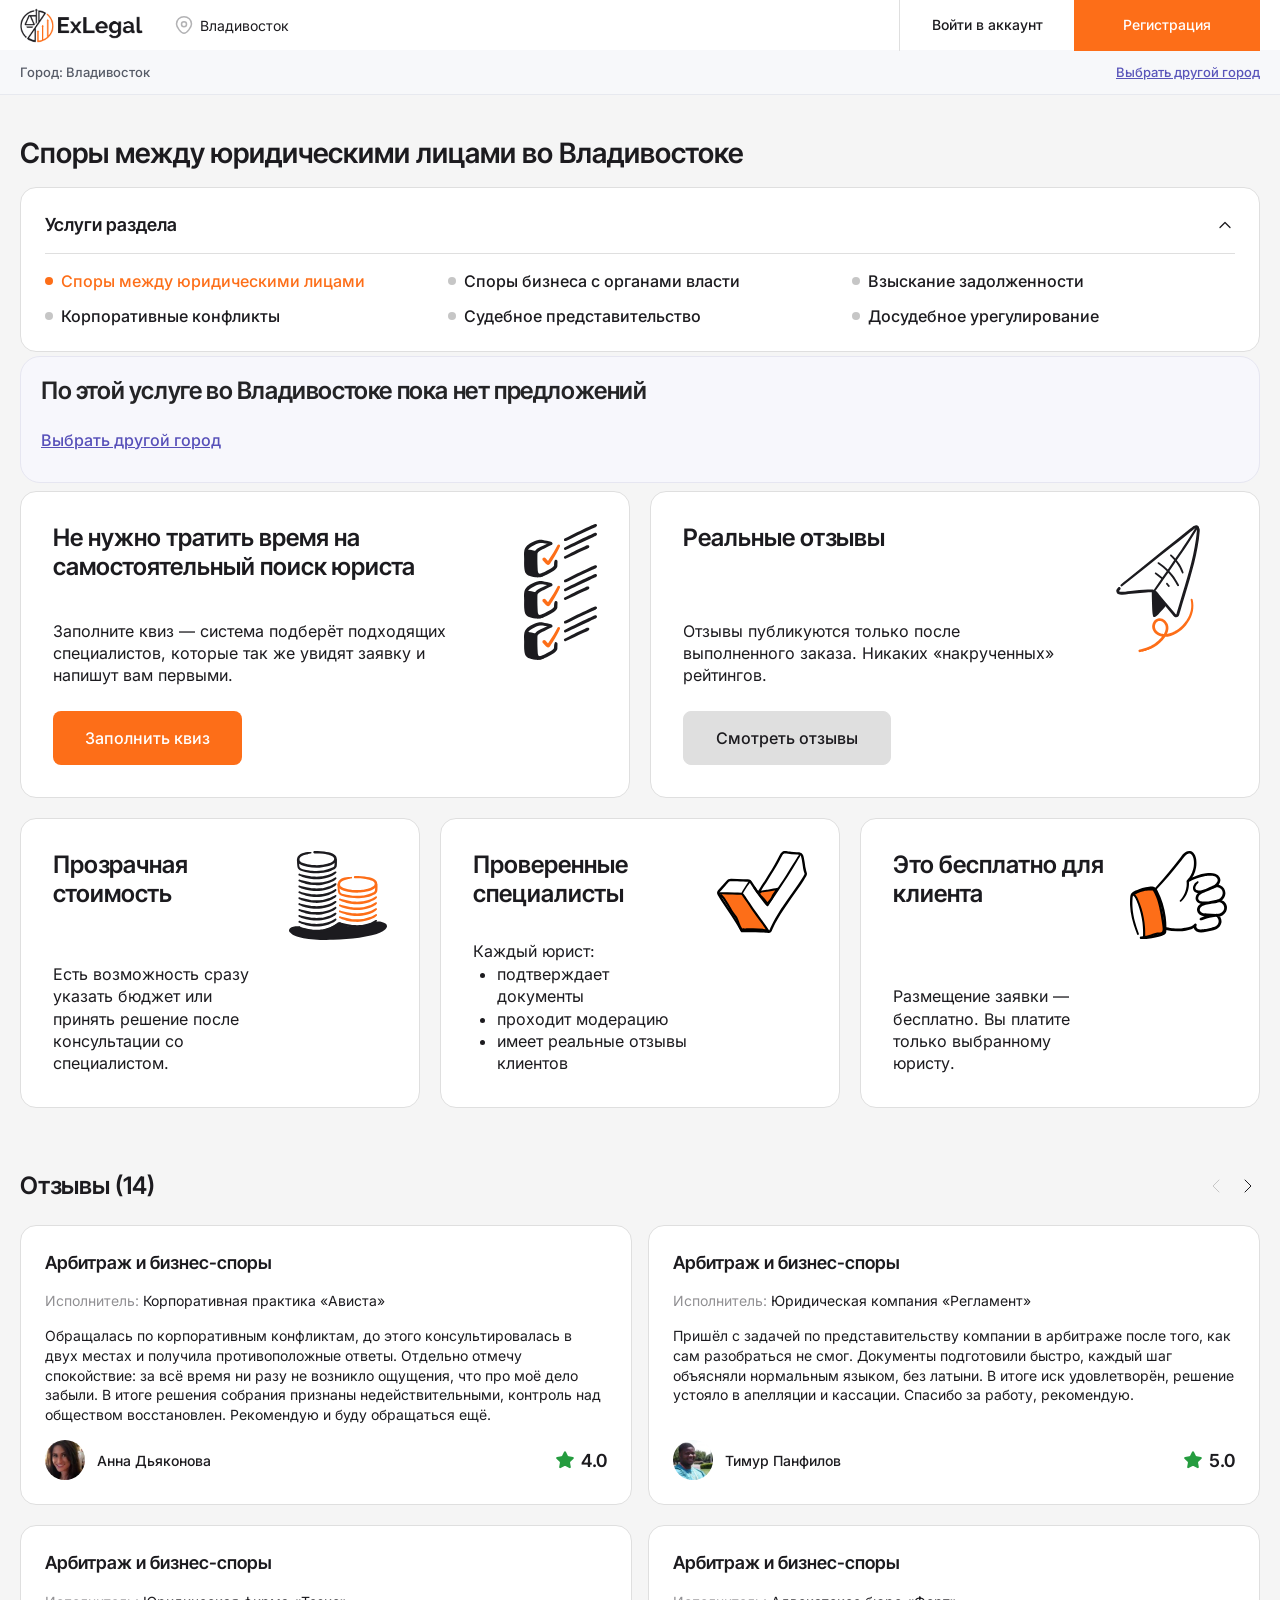
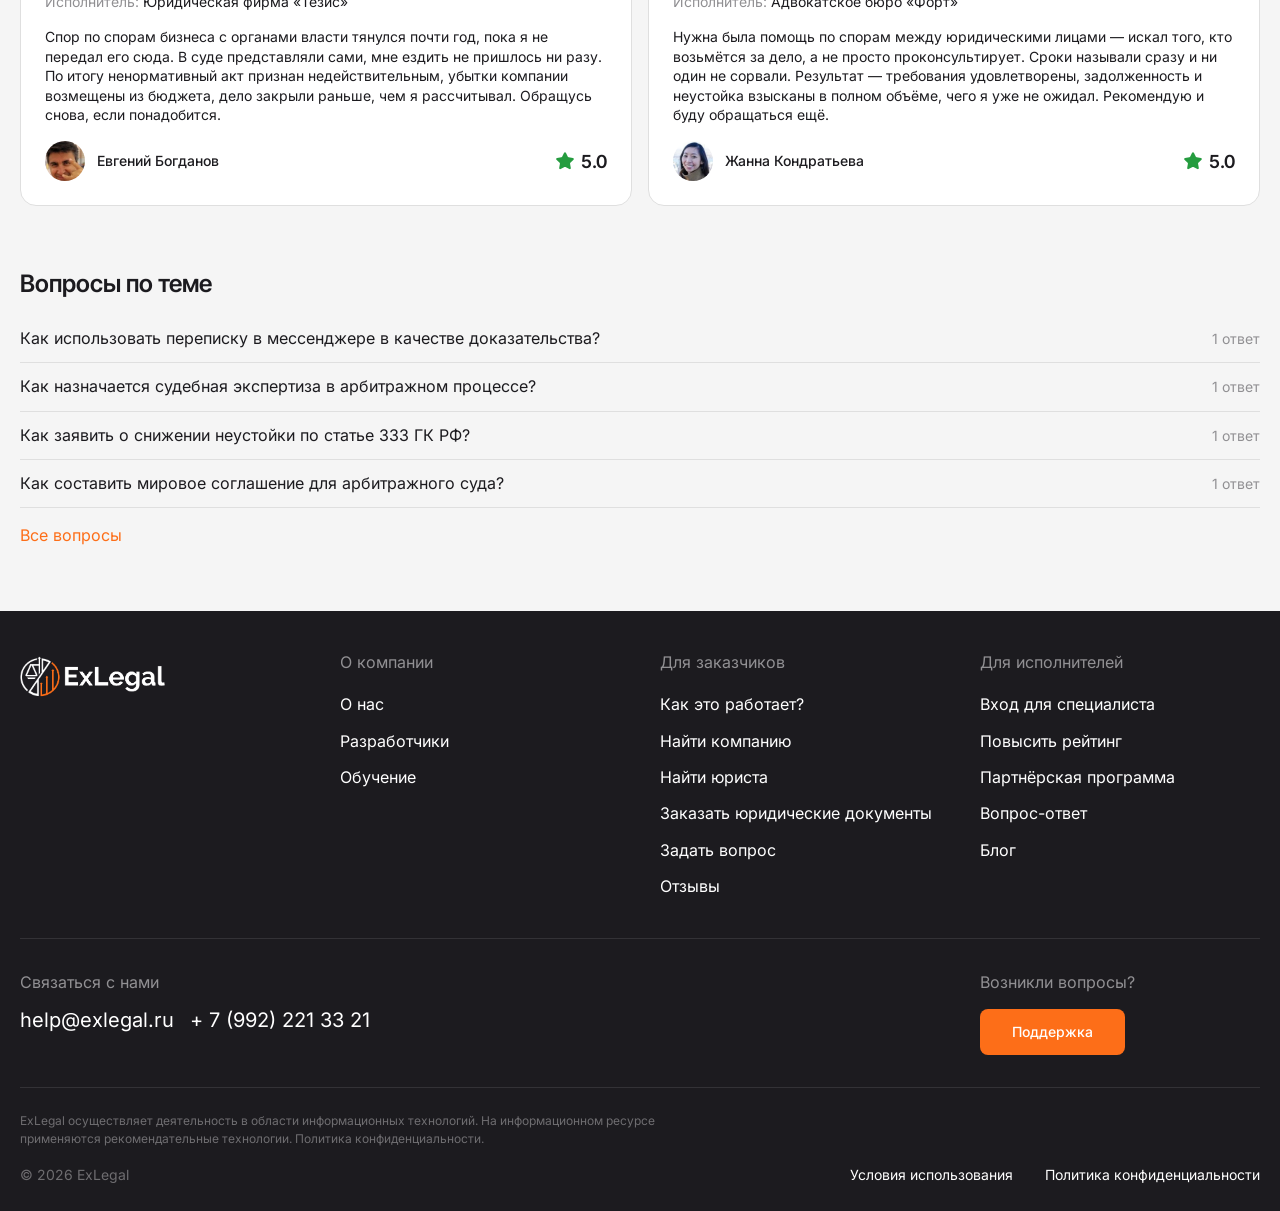
<file: layout/R4-after.html>
<!doctype html>
<html data-proposal="layout"><head><meta charset="utf-8">
<meta name="viewport" content="width=device-width, initial-scale=1">
<title>Споры между юридическими лицами в Владивостоке</title>


<link rel="stylesheet" href="assets/f8979237b0856b6890.css">
<style>*,:after,:before{box-sizing:border-box;margin:0;padding:0}:root{--color-primary:#fd6e18;--color-primary-dark:#e45c0a;--color-primary-light:rgba(253,110,24,.1);--color-text:#1c1b1f;--color-text-secondary:#444;--color-text-muted:#919093;--color-text-disabled:#c6c6c6;--color-white:#fff;--color-bg:#f5f5f5;--color-bg-alt:#f4f4f4;--color-bg-card:#f9f9f9;--color-border:#dfdfdf;--color-border-light:#e9e9e9;--color-border-muted:#d7d7d7;--color-surface-primary:hsla(0,0%,87.5%,.5);--color-success:#259c3f;--color-success-light:rgba(37,156,63,.13);--color-error:#df393c;--color-error-light:rgba(224,25,53,.13);--color-neutral-light:rgba(28,27,31,.1);--color-purple:#8a38f5;--color-blue:#1861fd;--color-black:#000;--color-dark:var(--color-text);--color-muted:var(--color-text-muted);--font-base:"Inter",sans-serif;--font-tight:"Inter Tight",sans-serif;--text-h1:28px;--text-h3:20px;--text-h4:18px;--text-h5:16px;--text-body:16px;--text-small:14px;--lh-tight:120%;--lh-normal:140%;--fw-regular:400;--fw-medium:500;--fw-semibold:600;--radius-xs:5px;--radius-sm:6px;--radius-md:8px;--radius-lg:16px;--radius-full:360px;--shadow-card:0px 4px 24px 0px rgba(0,0,0,.1);--shadow-bottom:0px -4px 24px 0px rgba(0,0,0,.1);--space-1:4px;--space-2:8px;--space-3:12px;--space-4:16px;--space-5:20px;--space-6:24px;--space-8:32px;--space-10:40px;--space-12:48px;--space-16:64px;--btn-height-sm:40px;--btn-height-md:48px;--btn-height-lg:54px;--input-height:54px;--container-width:1280px}body{background-color:var(--color-bg);color:var(--color-text);font-family:var(--font-base);font-size:var(--text-body);line-height:var(--lh-normal);-webkit-font-smoothing:antialiased;-moz-osx-font-smoothing:grayscale}.container{margin:0 auto;max-width:var(--container-width);padding:0 20px;width:100%}</style>
<style>.profile-card{background:var(--color-white);border:1px solid var(--color-border);border-radius:var(--radius-lg);display:flex;flex-direction:column;gap:24px;padding:32px;scroll-margin-top:24px}.profile-card__title{color:var(--color-text);font-family:var(--font-tight);font-size:var(--text-h3);font-weight:var(--fw-semibold);line-height:var(--lh-tight);white-space:nowrap}.profile-card__save{align-self:flex-start;background:var(--color-primary);border:none;border-radius:var(--radius-md);color:var(--color-white);cursor:pointer;font-family:var(--font-base);font-size:var(--text-body);font-weight:var(--fw-medium);height:54px;transition:opacity .15s;width:197px}.profile-card__save:hover{opacity:.88}.profile-card__save:disabled{background:var(--color-border);color:var(--color-text-muted);cursor:not-allowed;opacity:1}.profile-card__actions{align-items:center;display:flex;gap:16px}.profile-card__saved{color:var(--color-success,#22c55e)}.profile-card__error,.profile-card__saved{font-family:var(--font-base);font-size:var(--text-small)}.profile-card__error{color:var(--color-error,#ef4444)}.profile-field{display:flex;flex-direction:column;gap:8px;width:100%}.profile-field__label{font-size:var(--text-small);font-weight:var(--fw-regular);line-height:var(--lh-normal)}.profile-field__input,.profile-field__label{color:var(--color-text);font-family:var(--font-base)}.profile-field__input{background:var(--color-bg-card);border:1px solid var(--color-border);border-radius:var(--radius-md);font-size:var(--text-body);height:54px;outline:none;padding:0 20px;transition:border-color .15s;width:100%}.profile-field__input:focus{border-color:var(--color-primary)}.profile-field__input::-moz-placeholder{color:var(--color-text-muted)}.profile-field__input::placeholder{color:var(--color-text-muted)}.profile-skeleton{display:flex;flex:1;flex-direction:column;gap:16px}.profile-skeleton__card{animation:skeleton-pulse 1.8s ease-in-out infinite;background:var(--color-white);border:1px solid var(--color-border);border-radius:var(--radius-md);height:120px}@keyframes skeleton-pulse{0%,to{opacity:.6}50%{opacity:1}}.profile-load-error{background:var(--color-white);border:1px solid var(--color-border);border-radius:var(--radius-md);color:var(--color-error,#ef4444);font-family:var(--font-base);font-size:var(--text-body);padding:24px}.fade-enter-active,.fade-leave-active{transition:opacity .25s ease}.fade-enter-from,.fade-leave-to{opacity:0}@media(max-width:767px){.profile-card{border-radius:16px;margin:0 16px;padding:24px}.profile-card__title{font-size:20px;line-height:1.2;white-space:normal}.profile-card__save{width:100%}.profile-card__save,.profile-field__input{border-radius:8px;height:50px}}</style>
<style>.services-section-title{color:var(--color-text);font-family:var(--font-tight);font-size:24px;font-weight:var(--fw-semibold);line-height:var(--lh-tight);margin:0}.services-section-head{align-items:center;display:flex;gap:16px;justify-content:space-between}.services-arrows{align-items:center;display:flex;gap:8px}.services-arrow{align-items:center;background:none;border:none;color:var(--color-text);cursor:pointer;display:inline-flex;height:24px;justify-content:center;padding:0;transition:color .15s;width:24px}.services-arrow:disabled{color:var(--color-text-disabled);cursor:default}.services-arrow:not(:disabled):hover{color:var(--color-primary)}.services-more-btn{align-items:center;background:var(--color-border);border:1px solid var(--color-border);border-radius:var(--radius-md);color:var(--color-text);cursor:pointer;display:inline-flex;font-family:var(--font-base);font-size:var(--text-body);font-weight:var(--fw-medium);height:var(--btn-height-lg);justify-content:center;padding:0 32px;text-decoration:none;transition:opacity .15s;white-space:nowrap}.services-more-btn:hover{opacity:.85}@media(max-width:767px){.services-section-title{font-size:20px}.services-more-btn{height:50px;width:100%}}</style>
<style>.notifications[data-v-bbe35b02]{flex-shrink:0;position:relative}.notifications[data-v-bbe35b02],.notifications__cell[data-v-bbe35b02]{align-items:center;display:flex;height:51px}.notifications__cell[data-v-bbe35b02]{background:none;border:none;border-left:1px solid var(--color-border);cursor:pointer;justify-content:center;padding:0;width:51px}.notifications__cell--open[data-v-bbe35b02]{background:var(--color-border-light)}.notifications__icon[data-v-bbe35b02]{height:30px;position:relative;width:30px}.notifications__bell[data-v-bbe35b02]{display:block;height:14.94px;left:8.33px;position:absolute;top:8.39px;width:13.33px}.notifications__badge[data-v-bbe35b02]{align-items:center;background:var(--color-success);border-radius:6px;color:var(--color-white);display:flex;font-family:var(--font-base);font-size:9px;font-weight:500;height:12px;justify-content:center;left:15px;line-height:1;min-width:12px;padding:0 3px;position:absolute;top:1px}.notifications__panel[data-v-bbe35b02]{background:var(--color-white);border:1px solid var(--color-border);border-radius:var(--radius-md);box-shadow:0 4px 12px #0000001a;display:flex;flex-direction:column;gap:8px;padding:8px;position:absolute;right:0;top:55px;width:450px;z-index:200}.notifications__empty[data-v-bbe35b02]{color:var(--color-text-muted);font-size:14px;padding:12px;text-align:center}.notifications__item[data-v-bbe35b02]{align-items:center;background:var(--color-surface-primary);border-radius:var(--radius-sm);display:flex;gap:16px;padding:12px;text-decoration:none;transition:background .15s}.notifications__item[data-v-bbe35b02]:hover{background:var(--color-border)}.notifications__dot[data-v-bbe35b02]{background:var(--color-success);border-radius:50%;flex-shrink:0;height:10px;width:10px}.notifications__body[data-v-bbe35b02]{display:flex;flex:1;flex-direction:column;gap:4px;min-width:0}.notifications__title[data-v-bbe35b02]{color:var(--color-text);font-family:var(--font-tight);font-size:16px;font-weight:600;overflow:hidden;text-overflow:ellipsis;white-space:nowrap}.notifications__row[data-v-bbe35b02]{align-items:flex-end;display:flex;gap:8px;justify-content:space-between}.notifications__text[data-v-bbe35b02]{color:var(--color-text);font-size:14px;overflow:hidden;text-overflow:ellipsis}.notifications__text[data-v-bbe35b02],.notifications__time[data-v-bbe35b02]{font-family:var(--font-base);line-height:1.4;white-space:nowrap}.notifications__time[data-v-bbe35b02]{color:var(--color-text-muted);flex-shrink:0;font-size:10px}.dropdown-enter-active[data-v-bbe35b02],.dropdown-leave-active[data-v-bbe35b02]{transition:opacity .15s ease,transform .15s ease}.dropdown-enter-from[data-v-bbe35b02],.dropdown-leave-to[data-v-bbe35b02]{opacity:0;transform:translateY(-4px)}@media(max-width:768px){.notifications__panel[data-v-bbe35b02]{left:0;position:fixed;right:0;top:59px;width:auto}}.notifications__read-all[data-v-bbe35b02]{background:none;border:none;color:var(--color-text);cursor:pointer;font-family:var(--font-base);font-size:var(--text-small);line-height:var(--lh-normal);padding:4px 0;text-align:center;transition:color .15s}.notifications__read-all[data-v-bbe35b02]:hover{color:var(--color-primary)}</style>
<style>.ui-btn{align-items:center;border:none;border-radius:var(--radius-md);cursor:pointer;display:inline-flex;font-family:var(--font-base);font-size:var(--text-btn);font-weight:var(--fw-medium);gap:8px;justify-content:center;padding:0 24px;text-decoration:none;transition:opacity .15s;white-space:nowrap}.ui-btn--lg{height:var(--btn-height-lg)}.ui-btn--md{height:var(--btn-height-md)}.ui-btn--sm{font-size:var(--text-small);height:var(--btn-height-sm)}.ui-btn--primary{background:var(--color-primary);color:var(--color-white)}.ui-btn--secondary{background:#efeef0;color:var(--color-text)}.ui-btn--ghost{background:transparent;border:1px solid var(--color-border);color:var(--color-text)}</style>
<style>.ui-btn[data-v-800ad1cf]:hover{opacity:.85}.ui-btn.ui-btn--disabled[data-v-800ad1cf]{background:var(--color-border);color:var(--color-text-muted);cursor:not-allowed;pointer-events:none}.ui-btn.ui-btn--loading[data-v-800ad1cf]{cursor:default;opacity:.5;pointer-events:none}.ui-btn__spinner[data-v-800ad1cf]{animation:spin-800ad1cf .6s linear infinite;border:2px solid hsla(0,0%,100%,.3);border-radius:50%;border-top-color:#fff;height:18px;width:18px}.ui-btn--ghost .ui-btn__spinner[data-v-800ad1cf],.ui-btn--secondary .ui-btn__spinner[data-v-800ad1cf]{border-color:#00000026;border-top-color:var(--color-text)}@keyframes spin-800ad1cf{to{transform:rotate(1turn)}}</style>
<style>.city-confirm[data-v-8c9729f4]{background:var(--color-white);border:1px solid var(--color-border);border-radius:16px;box-shadow:0 8px 24px #1c1b1f1f;display:flex;flex-direction:column;gap:16px;padding:20px;width:320px}.city-confirm__title[data-v-8c9729f4]{color:#1c1b1f;font-family:var(--font-tight);font-size:18px;font-weight:600;line-height:1.3;margin:0}.city-confirm__actions[data-v-8c9729f4]{display:flex;gap:8px}.city-confirm__actions[data-v-8c9729f4]>*{flex:1}@media(max-width:767px){.city-confirm[data-v-8c9729f4]{width:100%}}</style>
<style>.city-popup-overlay[data-v-1a1dd25e]{align-items:center;background:#00000080;display:flex;inset:0;justify-content:center;padding:16px;position:fixed;z-index:200}.city-popup[data-v-1a1dd25e]{background:#fff;border:1px solid #dfdfdf;border-radius:16px;display:flex;flex-direction:column;gap:24px;max-width:630px;padding:32px;width:100%}.city-popup__head[data-v-1a1dd25e]{align-items:flex-start;display:flex;gap:16px;justify-content:space-between}.city-popup__title[data-v-1a1dd25e]{color:#1c1b1f;font-family:Inter Tight,sans-serif;font-size:24px;font-weight:600;line-height:1.2;margin:0}.city-popup__close[data-v-1a1dd25e]{align-items:center;background:none;border:none;color:#1c1b1f;cursor:pointer;display:flex;height:32px;justify-content:center;padding:0;transition:opacity .15s;width:32px}.city-popup__close[data-v-1a1dd25e]:hover{opacity:.7}.city-popup__search[data-v-1a1dd25e]{align-items:center;background:#f9f9f9;border:1px solid rgba(145,144,147,.7);border-radius:8px;display:flex;gap:8px;min-height:44px;padding:10px 16px}.city-popup__search input[data-v-1a1dd25e]{background:none;border:none;color:#1c1b1f;flex:1;font-family:inherit;font-size:14px;line-height:1.4;min-width:0;outline:none}.city-popup__search input[data-v-1a1dd25e]::-moz-placeholder{color:#919093b3}.city-popup__search input[data-v-1a1dd25e]::placeholder{color:#919093b3}.city-popup__search input[data-v-1a1dd25e]::-webkit-search-cancel-button{display:none}.city-popup__list[data-v-1a1dd25e]{margin:0 -32px;max-height:357px;overflow-y:auto}.city-popup__list[data-v-1a1dd25e]::-webkit-scrollbar{width:4px}.city-popup__list[data-v-1a1dd25e]::-webkit-scrollbar-track{background:transparent}.city-popup__list[data-v-1a1dd25e]::-webkit-scrollbar-thumb{background:#dfdfdf;border-radius:4px}.city-popup__list[data-v-1a1dd25e]{scrollbar-color:#dfdfdf transparent;scrollbar-width:thin}.city-popup__item[data-v-1a1dd25e]{align-items:center;background:none;border:none;color:#1c1b1f;cursor:pointer;display:flex;font-family:inherit;font-size:14px;height:51px;line-height:1.4;padding:0 32px;position:relative;text-align:left;width:100%}.city-popup__item[data-v-1a1dd25e]:after{bottom:0}.city-popup__item[data-v-1a1dd25e]:after,.city-popup__item[data-v-1a1dd25e]:first-child:before{background:#dfdfdf;content:"";height:1px;left:32px;position:absolute;right:32px}.city-popup__item[data-v-1a1dd25e]:first-child:before{top:0}.city-popup__item--current[data-v-1a1dd25e],.city-popup__item[data-v-1a1dd25e]:hover{background:var(--color-surface-primary)}.city-popup__empty[data-v-1a1dd25e]{color:#919093;font-size:14px;line-height:1.4;margin:0;padding:16px 32px}@media(max-width:767px){.city-popup[data-v-1a1dd25e]{gap:16px;padding:20px 16px}.city-popup__title[data-v-1a1dd25e]{font-size:20px}.city-popup__list[data-v-1a1dd25e]{margin:0 -16px;max-height:60vh}.city-popup__item[data-v-1a1dd25e]{padding:0 16px}.city-popup__item[data-v-1a1dd25e]:after,.city-popup__item[data-v-1a1dd25e]:first-child:before{left:16px;right:16px}.city-popup__empty[data-v-1a1dd25e]{padding:16px}}</style>
<style>.header[data-v-21a440d3]{background:var(--color-white);border-bottom:1px solid var(--color-border);height:51px;position:sticky;top:0;z-index:100}.header__inner[data-v-21a440d3]{height:100%}.header__inner[data-v-21a440d3],.header__logo[data-v-21a440d3]{align-items:center;display:flex}.header__logo[data-v-21a440d3]{flex-shrink:0;text-decoration:none}.header__logo-img[data-v-21a440d3]{display:block;height:43px;width:126px}.header__location[data-v-21a440d3]{align-items:center;background:none;border:none;color:var(--color-dark);cursor:pointer;display:flex;flex-shrink:0;font-family:inherit;font-size:14px;font-weight:400;gap:6px;margin-left:28px;padding:0;transition:opacity .15s}.header__location[data-v-21a440d3]:hover{opacity:.7}.header__city-confirm[data-v-21a440d3]{left:0;pointer-events:none;position:absolute;right:0;top:calc(100% + 8px)}.header__city-confirm .container[data-v-21a440d3]{display:flex}.header__city-confirm[data-v-21a440d3] .city-confirm{pointer-events:auto}.header__city-row[data-v-21a440d3]{background:var(--color-bg);display:none;padding-top:16px}.header__location--mobile[data-v-21a440d3]{margin-left:0}.header__auth[data-v-21a440d3]{align-items:center;display:flex;margin-left:auto}.header__auth--mobile[data-v-21a440d3]{display:none}.header__btn[data-v-21a440d3]{align-items:center;cursor:pointer;display:flex;font-family:var(--font-base);font-size:14px;font-weight:500;height:51px;justify-content:center;line-height:1.4;text-decoration:none;transition:opacity .15s;white-space:nowrap}.header__btn[data-v-21a440d3]:hover{opacity:.8}.header__btn--secondary[data-v-21a440d3]{background:transparent;border:none;border-left:1px solid var(--color-border);border-right:1px solid var(--color-border);color:var(--color-dark);margin-right:-1px;width:176px}.header__btn--primary[data-v-21a440d3]{background:var(--color-primary);border:none;color:var(--color-white);width:186px}.header__nav[data-v-21a440d3]{margin-left:auto}.header__nav[data-v-21a440d3],.header__tab[data-v-21a440d3]{align-items:center;display:flex}.header__tab[data-v-21a440d3]{background:transparent;border:none;border-left:1px solid var(--color-border);color:var(--color-dark);cursor:pointer;font-family:var(--font-base);font-size:14px;font-weight:500;height:51px;justify-content:center;margin-right:-1px;padding:0;position:relative;text-decoration:none;transition:opacity .15s;-webkit-user-select:none;-moz-user-select:none;user-select:none;white-space:nowrap;width:125px}.header__tab--services:hover>span[data-v-21a440d3],.header__tab--services:hover>svg[data-v-21a440d3],.header__tab[data-v-21a440d3]:not(.header__tab--services):hover{opacity:.7}.header__tab--services--open[data-v-21a440d3]{background:#e9e9e9}.header__tab--last[data-v-21a440d3],.header__tab[data-v-21a440d3]:last-child{border-right:1px solid var(--color-border)}.header__tab.router-link-active[data-v-21a440d3]:after{background:var(--color-primary);border-radius:4px 4px 0 0;bottom:0;content:"";height:4px;left:1px;position:absolute;right:0}.header__tab--services[data-v-21a440d3]{cursor:default;gap:8px}.header__dropdown[data-v-21a440d3]{background:#fff;border:1px solid var(--color-border);border-radius:var(--radius-md);box-shadow:0 4px 12px #0000001a;padding:8px;position:absolute;top:55px;width:228px;z-index:200}.header__dropdown[data-v-21a440d3]:before{background:transparent;content:"";height:4px;left:0;pointer-events:auto;position:absolute;right:0;top:-4px}.header__dropdown--left[data-v-21a440d3]{left:0}.header__dropdown--right[data-v-21a440d3]{right:0}.header__dropdown--user[data-v-21a440d3]{border-radius:16px;right:0;width:228px}.header__dropdown--user .header__dropdown-item[data-v-21a440d3]{height:40px}.header__dropdown-item[data-v-21a440d3]{align-items:center;background:transparent;border:none;border-radius:7px;color:var(--color-dark);cursor:pointer;display:flex;font-family:var(--font-base);font-size:14px;font-weight:400;gap:10px;height:42px;justify-content:space-between;line-height:1.4;padding:6px 12px;text-align:left;text-decoration:none;transition:background .15s;width:100%}.header__dropdown-item[data-v-21a440d3]:hover{background:var(--color-border);border-radius:7px}.header__dropdown-item--logout[data-v-21a440d3]{color:#df393c}.header__user[data-v-21a440d3]{border-left:1px solid var(--color-border);cursor:default;flex-shrink:0;height:51px;padding:0 20px;position:relative}.header__user[data-v-21a440d3],.header__user-link[data-v-21a440d3]{align-items:center;display:flex;gap:8px}.header__user-link[data-v-21a440d3]{color:inherit;text-decoration:none}a.header__user-link[data-v-21a440d3]{cursor:pointer}.header__username[data-v-21a440d3]{color:var(--color-dark);font-family:var(--font-base);font-size:14px;font-weight:500;max-width:105px;overflow:hidden;text-overflow:ellipsis;white-space:nowrap}.header__chevron-icon[data-v-21a440d3]{color:var(--color-dark);flex-shrink:0;margin-left:auto}.header__avatar[data-v-21a440d3]{align-items:center;background:var(--color-primary);border-radius:50%;color:var(--color-white);display:flex;flex-shrink:0;font-family:var(--font-tight);font-size:13px;font-weight:600;height:40px;justify-content:center;text-transform:uppercase;width:40px}.header__avatar--sm[data-v-21a440d3]{font-size:12px;height:39px;width:39px}.header__avatar-img[data-v-21a440d3]{border-radius:50%;display:block;height:100%;-o-object-fit:cover;object-fit:cover;width:100%}.header__mobile-right[data-v-21a440d3]{align-items:center;display:none;height:51px;margin-left:auto}.header__avatar-btn[data-v-21a440d3]{align-items:center;background:none;border:none;border-left:1px solid var(--color-border);cursor:pointer;display:flex;gap:8px;height:51px;padding:0 16px}.header__mobile-user-wrap[data-v-21a440d3]{align-items:center;display:flex;height:51px;position:relative}.header__dropdown--mobile-user[data-v-21a440d3]{border-radius:16px;left:auto;right:0;top:55px;width:242px}.mobile-user-menu__backdrop[data-v-21a440d3]{inset:0;position:fixed;z-index:150}.header__burger[data-v-21a440d3]{align-items:center;background:none;border:none;border-left:1px solid var(--color-border);cursor:pointer;display:flex;flex-shrink:0;height:51px;justify-content:center;padding:0 14px}.mobile-menu[data-v-21a440d3]{background:var(--color-bg);display:flex;flex-direction:column;height:100%;left:0;overflow-y:auto;position:fixed;top:0;width:100%;z-index:200}.mobile-menu__header[data-v-21a440d3]{background:var(--color-white);border-bottom:1px solid var(--color-border);flex-shrink:0;height:51px;justify-content:space-between;padding:0 0 0 16px}.mobile-menu__close[data-v-21a440d3],.mobile-menu__header[data-v-21a440d3],.mobile-menu__header-right[data-v-21a440d3]{align-items:center;display:flex}.mobile-menu__close[data-v-21a440d3]{background:none;border:none;border-left:1px solid var(--color-border);cursor:pointer;height:51px;justify-content:center;padding:0 14px}.mobile-menu__body[data-v-21a440d3]{flex:1;overflow-y:auto}.mobile-menu__location[data-v-21a440d3]{align-items:center;background:none;border:none;color:var(--color-muted);cursor:pointer;display:flex;font-family:var(--font-base);font-size:14px;font-weight:400;gap:6px;padding:10px 16px;text-align:left;width:100%}.mobile-menu__nav[data-v-21a440d3]{display:flex;flex-direction:column}.mobile-menu__nav-item[data-v-21a440d3]{border-bottom:1px solid var(--color-border);color:var(--color-dark);display:block;font-family:var(--font-tight);font-size:20px;font-weight:600;line-height:1.2;padding:16px;text-decoration:none;transition:color .15s}.mobile-menu__nav-item--main-open[data-v-21a440d3]{border-top:1px solid var(--color-border)}.mobile-menu__nav-item[data-v-21a440d3]:hover{color:var(--color-primary)}.mobile-menu__nav-item--first[data-v-21a440d3]{border-top:1px solid var(--color-border)}.mobile-menu__nav-item--sub[data-v-21a440d3]{border-bottom:none;font-family:var(--font-tight);font-size:20px;font-weight:600;line-height:1.2;padding:8px 16px}.mobile-menu__section[data-v-21a440d3]{display:flex;flex-direction:column}.mobile-menu__section--gap[data-v-21a440d3]{margin-top:20px}.mobile-menu__section-toggle[data-v-21a440d3]{align-items:center;background:none;border:none;border-bottom:1px solid var(--color-border);color:var(--color-dark);cursor:pointer;display:flex;font-family:var(--font-tight);font-size:20px;font-weight:600;justify-content:space-between;line-height:1.2;padding:16px;text-align:left;width:100%}.mobile-menu__section-toggle--first[data-v-21a440d3]{border-top:1px solid var(--color-border)}.mobile-menu__section-toggle--expanded[data-v-21a440d3]{border-bottom:none;color:#919093b3}.mobile-menu__section-chevron[data-v-21a440d3]{color:var(--color-dark);flex-shrink:0;transition:transform .2s ease}.mobile-menu__section-toggle--expanded .mobile-menu__section-chevron[data-v-21a440d3]{color:#919093b3}.mobile-menu__chevron--open[data-v-21a440d3]{transform:rotate(180deg)}.mobile-menu__subnav[data-v-21a440d3]{display:flex;flex-direction:column}.mobile-menu__subnav .mobile-menu__nav-item[data-v-21a440d3]:first-child{border-top:none}.mobile-menu__footer[data-v-21a440d3]{background:var(--color-bg);flex-shrink:0;padding:20px 32px}.mobile-menu__logout[data-v-21a440d3]{background:none;border:none;color:var(--color-dark);cursor:pointer;font-family:var(--font-tight);font-size:16px;font-weight:500;padding:0;transition:opacity .15s}.mobile-menu__logout[data-v-21a440d3]:hover{opacity:.7}.mobile-menu__backdrop[data-v-21a440d3]{background:#0006;inset:0;position:fixed;z-index:199}.mobile-menu-enter-active[data-v-21a440d3],.mobile-menu-leave-active[data-v-21a440d3]{transition:transform .3s ease,opacity .3s ease}.mobile-menu-enter-from[data-v-21a440d3],.mobile-menu-leave-to[data-v-21a440d3]{opacity:0;transform:translate(-100%)}.backdrop-enter-active[data-v-21a440d3],.backdrop-leave-active[data-v-21a440d3]{transition:opacity .3s ease}.backdrop-enter-from[data-v-21a440d3],.backdrop-leave-to[data-v-21a440d3]{opacity:0}.dropdown-enter-active[data-v-21a440d3],.dropdown-leave-active[data-v-21a440d3]{transition:opacity .15s ease,transform .15s ease}.dropdown-enter-from[data-v-21a440d3],.dropdown-leave-to[data-v-21a440d3]{opacity:0;transform:translateY(-4px)}@media(max-width:768px){.header__logo-img[data-v-21a440d3]{height:37px;width:108px}.header[data-v-21a440d3]{height:auto}.header__inner[data-v-21a440d3]{height:51px}.header__inner .header__notifications--desktop[data-v-21a440d3],.header__location--desktop[data-v-21a440d3]{display:none}.header__city-row[data-v-21a440d3]{display:block}.header__auth--desktop[data-v-21a440d3],.header__nav--desktop[data-v-21a440d3],.header__user--desktop[data-v-21a440d3]{display:none}.header__mobile-right[data-v-21a440d3]{display:flex}.header__auth--mobile[data-v-21a440d3]{display:flex;margin-left:auto}.header__auth--mobile .header__btn--secondary[data-v-21a440d3]{border-left:1px solid var(--color-border);border-right:1px solid var(--color-border);margin-right:-1px;width:66px}.header__auth--mobile .header__btn--primary[data-v-21a440d3]{width:122px}.header__inner[data-v-21a440d3]{padding-right:0}}</style>
<style>.footer[data-v-97918f0f]{background:var(--color-dark);color:var(--color-white);padding:40px 0 0}.footer__inner[data-v-97918f0f]{display:flex;flex-direction:column}.footer__logo[data-v-97918f0f]{display:block;margin-bottom:0;text-decoration:none}.footer__logo img[data-v-97918f0f]{display:block}.footer__grid[data-v-97918f0f]{border-bottom:1px solid hsla(0,0%,100%,.1);display:grid;gap:40px;grid-template-columns:repeat(4,1fr);padding-bottom:40px}.footer__col--logo[data-v-97918f0f]{align-items:flex-start;display:flex}.footer__col-title[data-v-97918f0f]{color:var(--color-muted);font-size:16px;font-weight:400;margin-bottom:20px}.footer__links[data-v-97918f0f]{display:flex;flex-direction:column;gap:14px;list-style:none}.footer__links a[data-v-97918f0f]{color:var(--color-white);font-size:16px;text-decoration:none;transition:color .15s}.footer__links a[data-v-97918f0f]:hover{color:var(--color-primary)}.footer__mobile[data-v-97918f0f]{display:none}.footer__contacts[data-v-97918f0f]{border-bottom:1px solid hsla(0,0%,100%,.1);display:grid;gap:40px;grid-template-columns:repeat(4,1fr);padding:32px 0}.footer__contacts-block--wide[data-v-97918f0f]{grid-column:span 3}.footer__contacts-label[data-v-97918f0f]{color:var(--color-muted);font-size:16px;font-weight:400;margin-bottom:16px}.footer__contact-info[data-v-97918f0f]{align-items:center;display:flex;flex-wrap:nowrap;gap:16px}.footer__contact-link[data-v-97918f0f]{color:var(--color-white);font-size:20px;text-decoration:none;transition:color .15s;white-space:nowrap}.footer__contact-link[data-v-97918f0f]:hover{color:var(--color-primary)}.footer__support-btn[data-v-97918f0f]{align-items:center;background:var(--color-primary);border-radius:8px;color:var(--color-white);display:inline-flex;font-size:14px;font-weight:500;justify-content:center;padding:12px 32px;text-decoration:none;transition:opacity .15s}.footer__support-btn[data-v-97918f0f]:hover{opacity:.9}.footer__support-btn--wide[data-v-97918f0f]{display:none}.footer__bottom[data-v-97918f0f]{padding:24px 0}.footer__legal-text[data-v-97918f0f]{color:#919093b3;font-size:12px;line-height:1.5;margin-bottom:16px;max-width:680px}.footer__bottom-row[data-v-97918f0f]{align-items:center;display:flex;justify-content:space-between}.footer__copyright[data-v-97918f0f]{color:#919093b3;font-size:14px}.footer__legal[data-v-97918f0f]{display:flex;gap:32px}.footer__legal a[data-v-97918f0f]{color:var(--color-white);font-size:14px;text-decoration:none;transition:color .15s}.footer__legal a[data-v-97918f0f]:hover{color:var(--color-primary)}@media(max-width:768px){.footer__contacts[data-v-97918f0f],.footer__grid[data-v-97918f0f]{display:none}.footer__mobile[data-v-97918f0f]{border-bottom:1px solid hsla(0,0%,100%,.1);display:flex;flex-direction:column;padding-bottom:24px}.footer__mobile .footer__logo[data-v-97918f0f]{margin-bottom:20px}.footer__mobile .footer__logo img[data-v-97918f0f]{height:37px;width:108px}.footer__support-btn--wide[data-v-97918f0f]{display:flex;font-size:16px;margin-bottom:8px;padding:16px;width:100%}.footer__accordion[data-v-97918f0f]{border-top:1px solid hsla(0,0%,100%,.1)}.footer__accordion-toggle[data-v-97918f0f]{align-items:center;background:none;border:none;color:var(--color-muted);cursor:pointer;display:flex;font-family:var(--font-base);font-size:14px;font-weight:400;justify-content:space-between;padding:16px 0;text-align:left;width:100%}.footer__chevron[data-v-97918f0f]{flex-shrink:0;transition:transform .2s}.footer__chevron--open[data-v-97918f0f]{transform:rotate(180deg)}.footer__accordion-links[data-v-97918f0f]{display:flex;flex-direction:column;gap:0;list-style:none;padding-bottom:8px}.footer__accordion-links li a[data-v-97918f0f]{color:var(--color-white);display:block;font-size:14px;padding:10px 0;text-decoration:none}.footer__mobile-contacts[data-v-97918f0f]{padding-top:24px}.footer__contact-link[data-v-97918f0f]{font-size:16px}.footer__bottom[data-v-97918f0f]{padding:16px 0}.footer__legal-text[data-v-97918f0f]{font-size:11px;margin-bottom:12px}.footer__bottom-row[data-v-97918f0f]{align-items:flex-start}.footer__bottom-row[data-v-97918f0f],.footer__legal[data-v-97918f0f]{flex-direction:column;gap:12px}}</style>
<style>.error-screen[data-v-5f1d0004]{background-color:var(--color-bg);display:flex;flex-direction:column;min-height:100vh}.error-screen__body[data-v-5f1d0004]{align-items:center;display:flex;flex:1;flex-direction:column;justify-content:center;padding:80px 20px;text-align:center}.error-screen__code[data-v-5f1d0004],.error-screen__title[data-v-5f1d0004]{color:var(--color-text);font-family:var(--font-tight);font-size:var(--text-h1);font-weight:var(--fw-semibold);line-height:var(--lh-tight)}.error-screen__title[data-v-5f1d0004]{margin-top:var(--space-2)}.error-screen__text[data-v-5f1d0004]{color:var(--color-text);font-weight:var(--fw-regular);line-height:var(--lh-normal);margin-top:var(--space-4)}.error-screen__btn[data-v-5f1d0004],.error-screen__text[data-v-5f1d0004]{font-family:var(--font-base);font-size:var(--text-body)}.error-screen__btn[data-v-5f1d0004]{align-items:center;background:var(--color-primary);border-radius:var(--radius-md);color:var(--color-white);display:inline-flex;font-weight:var(--fw-medium);height:var(--btn-height-lg);justify-content:center;margin-top:var(--space-8);padding:0 var(--space-8);text-decoration:none;transition:background-color .15s}.error-screen__btn[data-v-5f1d0004]:hover{background:var(--color-primary-dark)}@media(max-width:767px){.error-screen__body[data-v-5f1d0004]{padding:60px 16px}.error-screen__text[data-v-5f1d0004]{max-width:343px}.error-screen__btn[data-v-5f1d0004]{height:50px;margin-top:var(--space-6)}}</style>
<style>.breadcrumbs[data-v-84767f2c]{padding:16px 0}.breadcrumbs__inner[data-v-84767f2c]{align-items:center;display:flex;flex-wrap:wrap}.breadcrumbs__item[data-v-84767f2c]{align-items:center;color:var(--color-muted);display:inline-flex;font-family:var(--font-tight);font-size:14px;letter-spacing:.02em}.breadcrumbs__link[data-v-84767f2c]{color:var(--color-text);text-decoration:none;transition:color .15s}.breadcrumbs__current[data-v-84767f2c],.breadcrumbs__link[data-v-84767f2c]:hover{color:var(--color-text-muted)}.breadcrumbs__sep[data-v-84767f2c]{color:var(--color-muted);margin:0 4px}@media(max-width:768px){.breadcrumbs[data-v-84767f2c]{display:none}}</style>
<style>.page-loader[data-v-5d628057]{align-items:center;display:flex;flex:1;flex-direction:column;gap:16px;justify-content:center;min-height:60vh;padding:40px 16px}.page-loader__spinner[data-v-5d628057]{flex-shrink:0;height:82px;position:relative;width:82px}.page-loader__ring[data-v-5d628057]{animation:page-loader-spin-5d628057 1.2s linear infinite;height:82px;inset:0;position:absolute;width:82px}.page-loader__mark[data-v-5d628057]{height:65px;left:50%;position:absolute;top:50%;transform:translate(-50%,-50%);width:65px}.page-loader__text[data-v-5d628057]{color:var(--color-text);font-family:var(--font-base);font-size:var(--text-small);font-weight:var(--fw-regular);text-align:center}@keyframes page-loader-spin-5d628057{to{transform:rotate(1turn)}}@media(prefers-reduced-motion:reduce){.page-loader__ring[data-v-5d628057]{animation:none}}</style>
<style>.level-popup-overlay[data-v-2fc16e4f]{align-items:center;background:#00000080;display:flex;inset:0;justify-content:center;padding:16px;position:fixed;z-index:200}.level-popup[data-v-2fc16e4f]{align-items:center;background:var(--color-white);border:1px solid var(--color-border);border-radius:var(--radius-lg);display:flex;flex-direction:column;gap:16px;max-width:737px;padding:32px;position:relative;text-align:center;width:100%}.level-popup__close[data-v-2fc16e4f]{align-items:center;background:none;border:none;color:var(--color-text-muted);cursor:pointer;display:flex;height:32px;justify-content:center;position:absolute;right:32px;top:32px;width:32px}.level-popup__icon[data-v-2fc16e4f]{display:block;height:64px;width:64px}.level-popup__title[data-v-2fc16e4f]{color:var(--color-text);font-family:var(--font-tight);font-size:24px;font-weight:var(--fw-semibold);line-height:var(--lh-tight)}.level-popup__text[data-v-2fc16e4f]{color:var(--color-text);font-family:var(--font-base);font-size:var(--text-body);line-height:var(--lh-normal);max-width:629px}.level-popup__link[data-v-2fc16e4f]{color:inherit;text-decoration:underline}.level-popup__btn[data-v-2fc16e4f]{align-items:center;background:var(--color-primary);border-radius:var(--radius-md);color:var(--color-white);display:flex;font-family:var(--font-base);font-size:var(--text-body);font-weight:var(--fw-medium);height:54px;justify-content:center;margin-top:8px;text-decoration:none;width:273px}.level-popup__btn[data-v-2fc16e4f]:hover{background:var(--color-primary-dark)}@media(max-width:767px){.level-popup[data-v-2fc16e4f]{max-width:343px;padding:24px}.level-popup__close[data-v-2fc16e4f]{right:24px;top:23px}.level-popup__title[data-v-2fc16e4f]{font-size:18px;line-height:var(--lh-normal)}.level-popup__text[data-v-2fc16e4f]{font-size:var(--text-small)}.level-popup__btn[data-v-2fc16e4f]{height:50px;width:100%}}</style>
<style>.page-wrapper[data-v-b8044de8]{display:flex;flex-direction:column;min-height:100vh}.page-main[data-v-b8044de8]{flex:1}.page-main--loading[data-v-b8044de8]{display:flex;flex-direction:column}.page-content[data-v-b8044de8]{display:contents}.page-content--hidden[data-v-b8044de8]{display:none}</style>
<style>.service-page[data-v-89c04a61]{display:flex;flex-direction:column}.service-page>.service-page__advantages[data-v-89c04a61]{padding:32px 0 64px}.service-offers+.service-page__advantages[data-v-89c04a61]{padding-top:64px}.service-page__reviews[data-v-89c04a61]{padding-bottom:64px}@media(max-width:767px){.service-page__seo[data-v-89c04a61]{order:1}.service-page>.service-page__advantages[data-v-89c04a61]{padding:24px 0 32px}.service-offers+.service-page__advantages[data-v-89c04a61]{padding-top:32px}.service-page__reviews[data-v-89c04a61]{padding-bottom:32px}}</style>
<style>.service-hero[data-v-4c70c91c]{padding-top:32px}.service-hero__title[data-v-4c70c91c]{color:var(--color-text);font-family:var(--font-tight);font-size:var(--text-h1);font-weight:var(--fw-semibold);line-height:var(--lh-tight);margin:0}.service-hero__text[data-v-4c70c91c]{color:var(--color-text);font-size:var(--text-body);line-height:var(--lh-normal);margin:16px 0 0;max-width:800px}@media(max-width:767px){.service-hero[data-v-4c70c91c]{padding-top:16px}.service-hero__title[data-v-4c70c91c]{font-size:24px}}</style>
<style>.service-subcategories[data-v-4181e317]{padding-top:32px}.subcategories-card[data-v-4181e317]{background:var(--color-white);border:1px solid var(--color-border);border-radius:var(--radius-lg);display:flex;flex-direction:column;padding:24px}.subcategories-card__title[data-v-4181e317]{color:var(--color-text);font-family:var(--font-tight);font-size:var(--text-h4);font-weight:var(--fw-semibold);line-height:var(--lh-normal);margin:0}.subcategories-card__toggle[data-v-4181e317]{align-items:center;background:none;border:none;color:inherit;cursor:pointer;display:flex;font:inherit;gap:16px;justify-content:space-between;padding:0;text-align:left;width:100%}.subcategories-card__chevron[data-v-4181e317]{flex-shrink:0;transition:transform .2s}.subcategories-card__chevron--open[data-v-4181e317]{transform:rotate(180deg)}.subcategories-card__body[data-v-4181e317]{display:grid;grid-template-rows:1fr;transition:grid-template-rows .25s ease}.subcategories-card__body--collapsed[data-v-4181e317]{grid-template-rows:0fr}.subcategories-card__body-inner[data-v-4181e317]{min-height:0;overflow:hidden}.subcategories-card__body-content[data-v-4181e317]{display:flex;flex-direction:column;gap:16px;padding-top:16px}.subcategories-card__divider[data-v-4181e317]{background:var(--color-border);height:1px}.subcategories-card__list[data-v-4181e317]{display:grid;gap:12px 20px;grid-template-columns:repeat(3,1fr);list-style:none;margin:0;padding:0}.subcategories-card__item[data-v-4181e317]{align-items:center;display:flex;gap:8px}.subcategories-card__dot[data-v-4181e317]{background:var(--color-text-disabled);border-radius:50%;flex-shrink:0;height:8px;transition:background .15s;width:8px}.subcategories-card__link[data-v-4181e317]{color:var(--color-text);font-size:var(--text-body);font-weight:var(--fw-medium);text-decoration:none;transition:color .15s}.subcategories-card__item:not(.subcategories-card__item--current):hover .subcategories-card__dot[data-v-4181e317]{background:var(--color-primary)}.subcategories-card__item:not(.subcategories-card__item--current):hover .subcategories-card__link[data-v-4181e317]{color:var(--color-primary);text-decoration:underline}.subcategories-card__item--current .subcategories-card__dot[data-v-4181e317]{background:var(--color-primary)}.subcategories-card__item--current .subcategories-card__link[data-v-4181e317]{color:var(--color-primary);cursor:default}@media(prefers-reduced-motion:reduce){.subcategories-card__body[data-v-4181e317],.subcategories-card__chevron[data-v-4181e317]{transition:none}}@media(max-width:1100px){.subcategories-card__list[data-v-4181e317]{grid-template-columns:repeat(2,1fr)}}@media(max-width:767px){.service-subcategories[data-v-4181e317]{padding-top:24px}.subcategories-card[data-v-4181e317]{padding:16px}.subcategories-card__list[data-v-4181e317]{grid-template-columns:1fr}}</style>
<style>.service-offers[data-v-42322e2f]{border-bottom:1px solid var(--color-border);padding:32px 0 64px;scroll-margin-top:80px}.service-offers__filter-toggle[data-v-42322e2f]{align-items:center;background:var(--color-white);border:1px solid var(--color-border);border-radius:var(--radius-lg);color:var(--color-text);cursor:pointer;display:none;font-family:var(--font-base);font-size:var(--text-body);justify-content:space-between;padding:16px 24px;width:100%}.service-offers__filter-chevron[data-v-42322e2f]{transition:transform .2s}.service-offers__filter-chevron--open[data-v-42322e2f]{transform:rotate(180deg)}.service-offers__filter[data-v-42322e2f]{align-items:flex-start;display:flex;gap:16px}.service-offers__field[data-v-42322e2f]{display:flex;flex:1 1 calc(25% - 12px);flex-direction:column;gap:16px;max-width:calc(25% - 12px);min-width:0}.service-offers__label[data-v-42322e2f]{color:var(--color-text);font-family:var(--font-tight);font-size:var(--text-h5);font-weight:var(--fw-semibold)}.service-offers__field--rating[data-v-42322e2f] .ui-select__value:before{background:url(/icons/services/star.svg) 50%/contain no-repeat;content:"";display:inline-block;height:24px;margin-right:4px;vertical-align:middle;width:24px}.service-offers__cards[data-v-42322e2f]{display:flex;flex-direction:column;gap:8px;margin-top:32px}.service-offers__empty[data-v-42322e2f]{color:var(--color-text-muted);font-size:var(--text-body);margin:32px 0 0}.service-offers__pagination[data-v-42322e2f]{margin-top:32px}@media(max-width:1100px){.service-offers__filter[data-v-42322e2f]{flex-wrap:wrap}.service-offers__field[data-v-42322e2f]{flex:1 1 calc(50% - 8px);max-width:none}}@media(max-width:767px){.service-offers[data-v-42322e2f]{padding:24px 0}.service-offers__filter-toggle[data-v-42322e2f]{display:flex}.service-offers__filter[data-v-42322e2f]{display:none;flex-direction:column;margin-top:16px}.service-offers__filter--open[data-v-42322e2f]{display:flex}.service-offers__field[data-v-42322e2f]{flex:none;gap:8px;width:100%}.service-offers__cards[data-v-42322e2f]{margin-top:24px}.service-offers__pagination[data-v-42322e2f]{justify-content:center;margin-top:24px}}</style>
<style>.service-advantages__head[data-v-d4d314b6]{margin-bottom:24px}.service-advantages__lead[data-v-d4d314b6]{color:var(--color-text);font-size:var(--text-body);line-height:var(--lh-normal);margin-top:16px}.service-advantages__grid[data-v-d4d314b6]{display:grid;gap:20px;grid-template-columns:repeat(6,1fr)}.advantage-card[data-v-d4d314b6]{background:var(--color-white);border:1px solid var(--color-border);border-radius:var(--radius-lg);display:flex;flex-direction:column;gap:24px;grid-column:span 2;justify-content:space-between;min-height:290px;padding:32px}.advantage-card--wide[data-v-d4d314b6]{grid-column:span 3}.advantage-card__body[data-v-d4d314b6]{align-items:stretch;display:flex;flex:1;gap:24px;justify-content:space-between}.advantage-card__text[data-v-d4d314b6]{display:flex;flex-direction:column;min-width:0}.advantage-card__title[data-v-d4d314b6]{color:var(--color-text);font-family:var(--font-tight);font-size:24px;font-weight:var(--fw-semibold);line-height:var(--lh-tight);margin:0}.advantage-card__desc[data-v-d4d314b6],.advantage-card__list[data-v-d4d314b6]{color:var(--color-text);font-size:var(--text-body);line-height:var(--lh-normal);margin:0}.advantage-card__list[data-v-d4d314b6]{padding-left:24px}.advantage-card__text .advantage-card__desc[data-v-d4d314b6]{margin-top:auto;padding-top:24px}.advantage-card__icon[data-v-d4d314b6]{align-self:flex-start;aspect-ratio:var(--icon-w) /var(--icon-h);flex-shrink:0;position:relative;width:calc(var(--icon-w)*1px)}.advantage-card__icon img[data-v-d4d314b6]{position:absolute}.advantage-card__action[data-v-d4d314b6]{align-self:flex-start;flex-shrink:0;padding:0 32px}@media(max-width:1100px){.service-advantages__grid[data-v-d4d314b6]{grid-template-columns:repeat(2,1fr)}.advantage-card[data-v-d4d314b6],.advantage-card--wide[data-v-d4d314b6]{grid-column:span 1}}@media(max-width:767px){.service-advantages[data-v-d4d314b6]{padding:24px 0}.service-advantages__grid[data-v-d4d314b6]{gap:16px;grid-template-columns:1fr}.advantage-card[data-v-d4d314b6]{gap:16px;min-height:0;padding:24px}.advantage-card__body[data-v-d4d314b6]{gap:16px}.advantage-card__title[data-v-d4d314b6]{font-size:var(--text-h5)}.advantage-card__desc[data-v-d4d314b6],.advantage-card__list[data-v-d4d314b6]{font-size:var(--text-small)}.advantage-card__text .advantage-card__desc[data-v-d4d314b6]{margin-top:0;padding-top:16px}.advantage-card__icon[data-v-d4d314b6]{width:min(70px,90px * var(--icon-w)/var(--icon-h))}.advantage-card .advantage-card__action[data-v-d4d314b6]{align-self:stretch;font-size:var(--text-small);height:40px;width:100%}}</style>
<style>.services-reviews__grid[data-v-6c624746]{display:grid;gap:20px 16px;grid-template-columns:repeat(2,1fr);margin-top:24px}.services-reviews__grid[data-v-6c624746]>:only-child .review-card__body{min-height:0}.services-reviews__all[data-v-6c624746]{color:var(--color-text);display:inline-block;font-size:var(--text-small);line-height:var(--lh-normal);margin-top:16px;text-decoration:underline}.services-reviews__all[data-v-6c624746]:hover{color:var(--color-primary)}@media(max-width:900px){.services-reviews__grid[data-v-6c624746]{grid-template-columns:1fr}.services-reviews__grid[data-v-6c624746] .review-card__body{min-height:0}}@media(max-width:767px){.services-reviews__grid[data-v-6c624746]{gap:16px;margin-top:16px}}</style>
<style>.review-card[data-v-9b0fffef]{background:var(--color-white);border:1px solid var(--color-border);border-radius:var(--radius-lg);display:flex;flex-direction:column;gap:16px;padding:24px}.review-card__task[data-v-9b0fffef]{font-family:var(--font-tight);font-size:var(--text-h4);font-weight:var(--fw-semibold)}.review-card__client[data-v-9b0fffef],.review-card__task[data-v-9b0fffef]{color:var(--color-text);line-height:var(--lh-normal);margin:0}.review-card__client[data-v-9b0fffef]{font-size:var(--text-small)}.review-card__client span[data-v-9b0fffef]{color:var(--color-text-muted)}.review-card__body[data-v-9b0fffef]{display:-webkit-box;-webkit-box-orient:vertical;color:var(--color-text);font-size:var(--text-small);-webkit-line-clamp:5;line-clamp:5;line-height:var(--lh-normal);margin:0;min-height:7em;overflow:hidden}.review-card__foot[data-v-9b0fffef]{align-items:center;display:flex;gap:16px;justify-content:space-between}.review-card__author[data-v-9b0fffef]{align-items:center;display:flex;gap:12px;min-width:0}.review-card__avatar[data-v-9b0fffef]{align-items:center;background:var(--color-bg-alt);border-radius:var(--radius-full);color:var(--color-text-muted);display:flex;flex-shrink:0;font-size:var(--text-small);font-weight:var(--fw-medium);height:40px;justify-content:center;overflow:hidden;width:40px}.review-card__avatar img[data-v-9b0fffef]{height:100%;-o-object-fit:cover;object-fit:cover;width:100%}.review-card__author-name[data-v-9b0fffef]{font-size:var(--text-small);font-weight:var(--fw-medium)}.review-card__author-name[data-v-9b0fffef],.review-card__rating[data-v-9b0fffef]{color:var(--color-text);line-height:var(--lh-normal)}.review-card__rating[data-v-9b0fffef]{align-items:center;display:inline-flex;flex-shrink:0;font-family:var(--font-tight);font-size:var(--text-h4);font-weight:var(--fw-semibold);gap:4px}.review-card--full .review-card__body[data-v-9b0fffef]{display:block;min-height:0;overflow:visible}@media(max-width:767px){.review-card__body[data-v-9b0fffef]{-webkit-line-clamp:7;line-clamp:7;min-height:0}}</style>
<style>.service-related[data-v-281e9e98]{padding-bottom:64px}.service-related__list[data-v-281e9e98]{display:flex;flex-wrap:wrap;gap:8px;margin-top:20px}.service-related__item[data-v-281e9e98]{align-items:center;background:var(--color-white);border:1px solid var(--color-border);border-radius:50px;color:var(--color-text);display:inline-flex;font-size:var(--text-body);line-height:var(--lh-normal);padding:10px 16px;text-decoration:none;transition:border-color .15s}.service-related__item[data-v-281e9e98]:hover{border-color:var(--color-primary)}@media(max-width:767px){.service-related[data-v-281e9e98]{padding-bottom:32px}.service-related__list[data-v-281e9e98]{margin-top:16px}}</style>
<style>.service-questions[data-v-ab9045af]{padding-bottom:64px}.service-questions__list[data-v-ab9045af]{list-style:none;margin:16px 0 0;padding:0}.service-questions__item[data-v-ab9045af]{align-items:baseline;border-bottom:1px solid var(--color-border);display:flex;gap:24px;justify-content:space-between;padding:12px 0}.service-questions__title[data-v-ab9045af]{color:var(--color-text);font-family:var(--font-base);font-size:var(--text-body);line-height:var(--lh-normal);text-decoration:none;transition:color .15s}.service-questions__title[data-v-ab9045af]:hover{color:var(--color-primary)}.service-questions__count[data-v-ab9045af]{color:var(--color-text-muted);flex-shrink:0;font-family:var(--font-base);font-size:var(--text-small);white-space:nowrap}.service-questions__all[data-v-ab9045af]{color:var(--color-primary);display:inline-block;font-size:var(--text-body);margin-top:16px;text-decoration:none}.service-questions__all[data-v-ab9045af]:hover{text-decoration:underline}@media(max-width:767px){.service-questions[data-v-ab9045af]{padding-bottom:32px}}</style>
<style>.services-articles[data-v-1116deb5]{padding-bottom:64px}.services-articles__list[data-v-1116deb5]{display:flex;gap:20px;margin-top:24px;overflow-x:auto;scroll-snap-type:x mandatory;scrollbar-width:none}.services-articles__list[data-v-1116deb5]::-webkit-scrollbar{display:none}.services-articles__item[data-v-1116deb5]{flex:0 0 calc(33.33333% - 13.33333px);scroll-snap-align:start}.services-articles__all[data-v-1116deb5]{color:var(--color-text);display:inline-block;font-size:var(--text-small);line-height:var(--lh-normal);margin-top:20px;text-decoration:underline}.services-articles__all[data-v-1116deb5]:hover{color:var(--color-primary)}@media(max-width:1100px){.services-articles__item[data-v-1116deb5]{flex:0 0 calc(50% - 10px)}}@media(max-width:767px){.services-articles[data-v-1116deb5]{padding-bottom:32px}.services-articles__list[data-v-1116deb5]{gap:16px;margin-top:24px}.services-articles__item[data-v-1116deb5]{flex:0 0 320px}.services-articles__all[data-v-1116deb5]{display:none}}</style>
<link rel="stylesheet" href="assets/f763b39a3fc0ef703c.css">
<link rel="stylesheet" href="assets/fed556b8099089823c.css">
<link rel="stylesheet" href="assets/7b7239d8074a8701c0.css">
<link rel="stylesheet" href="assets/c89667e0d451ca6697.css">
<link rel="stylesheet" href="assets/34c63e63d1a9c35df8.css">
<link rel="stylesheet" href="assets/573b93ad27fc62646f.css">
<link rel="stylesheet" href="assets/1b1f270c3e79bf3c8e.css">
<link rel="stylesheet" href="assets/60e221a1c04bff040c.css">
<link rel="stylesheet" href="assets/93590cb0a6a9fd21b7.css">
<link rel="stylesheet" href="assets/db53929e1cf8964163.css">
<link rel="stylesheet" href="assets/4ff8286da2360761ef.css">








































<link rel="canonical" href="https://exlegal.ru/vladivostok/uslugi/spory-mezhdu-yuridicheskimi-litsami">
<meta property="og:type" content="website">
<meta property="og:site_name" content="ExLegal">
<meta property="og:locale" content="ru_RU">
<meta property="og:url" content="https://exlegal.ru/vladivostok/uslugi/spory-mezhdu-yuridicheskimi-litsami">
<meta property="og:image" content="https://exlegal.ru/og-image.jpg">
<meta property="og:image:width" content="1200">
<meta property="og:image:height" content="630">
<meta property="og:image:type" content="image/jpeg">
<meta property="og:image:alt" content="Юрист за работой — ExLegal">
<meta name="twitter:card" content="summary_large_image">
<meta name="twitter:image" content="https://exlegal.ru/og-image.jpg">


<meta name="description" content="Юристы по направлению «Споры между юридическими лицами» в Владивостоке: сравните цены, опыт и отзывы исполнителей на ExLegal."><link rel="stylesheet" href="assets/1f5cadf26ca77395b3.css"><link rel="stylesheet" href="assets/bc956f9a736e4ecf33.css"><link rel="stylesheet" href="assets/5f0d3595e8c4bc8c19.css"><link rel="stylesheet" href="assets/5ebe8bd2e37d50d8e8.css"><link rel="stylesheet" href="assets/3e503278be7f1970f3.css"><link rel="stylesheet" href="assets/bc613397e507ca7c2f.css"><link rel="stylesheet" href="assets/fb1055c6fa49dfea44.css"><link rel="stylesheet" href="assets/d862fd41d24fa6a04b.css"><link rel="stylesheet" href="assets/1825da595c55e1ecf3.css"><link rel="stylesheet" href="assets/29c1c9d8f4e1912606.css"><link rel="stylesheet" href="assets/7a8cd48a4d629d512f.css"><link rel="stylesheet" href="assets/a34e37ea9acfd2440b.css"><link rel="stylesheet" href="assets/d1feb20d1f767356c6.css"><link rel="stylesheet" href="assets/2c1b11bdc70ede34f8.css"><style type="text/css">
/* Proposed layout overrides on the real, saved ExLegal DOM. */
[hidden]{display:none!important}
.layout-city{background:#f7f8fa;border-bottom:1px solid #e7e9ef;font:500 13px/1.4 Inter,sans-serif;color:#565b67}
.layout-city>.container{display:flex;align-items:center;gap:8px;min-height:44px;flex-wrap:wrap}
.layout-city details{margin-left:auto}.layout-city summary{cursor:pointer;color:#5955ba;min-height:44px;display:flex;align-items:center;text-decoration:underline}
.layout-city-list{padding:12px 0;display:flex;flex-wrap:wrap;gap:8px 20px;width:100%}.layout-city-list a{display:inline-flex;align-items:center;min-height:44px;color:#514dac}
.layout-city details[open]{width:100%;margin-left:0}.layout-city details[open] summary{font-weight:600}
.layout-empty{padding:20px 0 0}.layout-empty__box{padding:24px;border:1px solid #e6e6f1;border-radius:20px;background:#f7f7fc}
.layout-empty h2{font:600 24px/1.2 'Inter Tight',Inter,sans-serif;letter-spacing:-.4px;margin:0 0 12px;color:#242426}
.layout-empty summary{display:flex;align-items:center;min-height:44px;cursor:pointer;color:#5750b9;font:500 16px/1.4 Inter,sans-serif;text-decoration:underline}
.layout-empty .layout-city-list{margin:0}
.offer-card{display:flex!important;flex-direction:column!important;gap:16px!important}
.offer-card>.offer-card__provider{margin:0!important;width:100%!important}
.offer-card>.offer-card__title{margin:0!important}
.offer-card>.offer-card__top{margin:0!important}
.offer-card>.offer-card__more{display:flex!important;align-items:center;justify-content:center;min-height:44px!important;align-self:flex-start;margin:0!important}
.offer-card__provider-label{margin-top:0!important}
.offer-card__main{margin:0!important}.offer-card__reviews{display:flex!important}.advantage-card__action{min-height:44px!important}
.offer-card__main .offer-card__desc{margin-top:0!important;display:block!important}
.offer-card__provider-name{min-height:44px;display:inline-flex!important;align-items:center}
.offer-card .offer-card__top{flex-wrap:wrap;gap:12px}
.offer-card .offer-card__price{white-space:normal!important}
.offer-card__provider-info{min-width:0}.offer-card__provider-name{overflow-wrap:anywhere}
.service-hero__text{max-width:900px}.service-offers__filter:not([hidden]){display:flex!important}
@media(min-width:768px){.offer-card .offer-card__level--top{display:none!important}.service-subcategories{padding-top:16px!important}.service-offers{padding-top:8px!important}.offer-card{display:grid!important;grid-template-columns:minmax(0,1fr) auto!important;column-gap:24px!important;row-gap:16px!important}.offer-card>.offer-card__provider{grid-column:1;grid-row:1}.offer-card>.offer-card__title{grid-column:1;grid-row:2}.offer-card>.offer-card__top{grid-column:2;grid-row:1;align-self:start;display:flex;flex-direction:column;align-items:flex-end}.offer-card>.offer-card__more{grid-column:2;grid-row:2;align-self:start}.offer-card>.offer-card__main{grid-column:1/-1}.offer-card>.offer-card__tags{grid-column:1/-1}.layout-empty{padding-top:4px}.layout-empty__box{padding:20px}.service-page__advantages{padding-top:8px!important}}
@media(max-width:767px){
 .service-hero{padding-top:20px!important;padding-bottom:12px!important}
 .service-hero__title{font-size:28px!important;line-height:1.12!important;margin-bottom:12px!important}
 .service-hero__text{font-size:14px!important;line-height:1.5!important;margin:0!important}
 .service-subcategories{padding-top:0!important;padding-bottom:12px!important}
 .subcategories-card{padding:0 16px!important;border-radius:16px!important}
 .subcategories-card__title{margin:0!important}.subcategories-card__toggle{min-height:48px!important;padding:0!important;font-size:16px!important}
 .subcategories-card__body{transition:none!important}.subcategories-card__body-inner{padding-bottom:16px}
 .service-offers{padding-top:0!important}.service-offers__filter-toggle{margin:0 0 12px!important;min-height:44px!important}
 .service-offers__filter{margin-bottom:16px!important}
 .offer-card{padding:16px!important;gap:12px!important}
 .offer-card__provider-label{font-size:13px!important;line-height:1.4!important;margin-bottom:4px!important}
 .offer-card__provider-row{gap:12px!important}.offer-card__provider-name{font-size:18px!important;line-height:1.2!important}
 .offer-card__provider-name-row{gap:6px!important}
 .offer-card__address{font-size:13px!important;line-height:1.4!important;margin-top:2px!important}
 .offer-card__title{font-size:20px!important;line-height:1.2!important}
 .offer-card__top{display:flex!important;align-items:center!important;justify-content:space-between!important;gap:6px!important}
 .offer-card__rating-row{gap:8px!important;flex-wrap:wrap!important}
 .offer-card__rating{font-size:16px!important}.offer-card__reviews{font-size:13px!important}
 .offer-card__price{font-size:18px!important;line-height:1.3!important}
 .offer-card>.offer-card__more{width:100%!important;min-height:44px!important;padding:12px 16px!important;font-size:16px!important}
 .offer-card__desc{font-size:14px!important;line-height:1.5!important}
 .layout-empty{padding-top:4px}.layout-empty__box{padding:20px}.layout-empty h2{font-size:22px}
}
</style></head><body><div id="__nuxt"><div class="page-wrapper" data-v-b8044de8=""><!----><!--[--><header class="header" data-v-21a440d3=""><div class="header__inner container" data-v-21a440d3=""><a href="https://exlegal.ru/" class="header__logo" data-v-21a440d3=""><img src="assets/f55a8e3c7ffcac3dc0.webp" class="header__logo-img" alt="ExLegal" width="126" height="43" data-v-21a440d3="" loading="eager"></a><!--[--><button type="button" class="header__location header__location--desktop" data-v-21a440d3=""><img src="assets/c26cb5bbcfefaa92ab.svg" width="20" height="20" alt="" aria-hidden="true" data-v-21a440d3="" loading="eager"><span data-v-21a440d3="">Владивосток</span></button><nav class="header__auth header__auth--desktop" data-v-21a440d3=""><a href="https://exlegal.ru/login" class="header__btn header__btn--secondary" data-v-21a440d3="">Войти в аккаунт</a><a href="https://exlegal.ru/register" class="header__btn header__btn--primary" data-v-21a440d3="">Регистрация</a></nav><nav class="header__auth header__auth--mobile" data-v-21a440d3=""><a href="https://exlegal.ru/login" class="header__btn header__btn--secondary" data-v-21a440d3="">Вход</a><a href="https://exlegal.ru/register" class="header__btn header__btn--primary" data-v-21a440d3="">Регистрация</a></nav><!--]--></div><!----><!----><!----><!----><!----><div class="layout-city"><div class="container"><span>Город: Владивосток</span><details><summary>Выбрать другой город</summary><nav class="layout-city-list" aria-label="Та же услуга в другом городе"><a href="https://exlegal.ru/uslugi/spory-mezhdu-yuridicheskimi-litsami" data-city="moskva">Москва</a><a href="https://exlegal.ru/sankt-peterburg/uslugi/spory-mezhdu-yuridicheskimi-litsami" data-city="sankt-peterburg">Санкт-Петербург</a><a href="https://exlegal.ru/krasnodar/uslugi/spory-mezhdu-yuridicheskimi-litsami" data-city="krasnodar">Краснодар</a><a href="https://exlegal.ru/voronezh/uslugi/spory-mezhdu-yuridicheskimi-litsami" data-city="voronezh">Воронеж</a><a href="https://exlegal.ru/tula/uslugi/spory-mezhdu-yuridicheskimi-litsami" data-city="tula">Тула</a><a href="https://exlegal.ru/kaliningrad/uslugi/spory-mezhdu-yuridicheskimi-litsami" data-city="kaliningrad">Калининград</a><a href="https://exlegal.ru/novorossiysk/uslugi/spory-mezhdu-yuridicheskimi-litsami" data-city="novorossiysk">Новороссийск</a><a href="https://exlegal.ru/anapa/uslugi/spory-mezhdu-yuridicheskimi-litsami" data-city="anapa">Анапа</a><a href="https://exlegal.ru/tuapse/uslugi/spory-mezhdu-yuridicheskimi-litsami" data-city="tuapse">Туапсе</a><a href="https://exlegal.ru/vladivostok/uslugi/spory-mezhdu-yuridicheskimi-litsami" data-city="vladivostok">Владивосток</a><a href="https://exlegal.ru/ekaterinburg/uslugi/spory-mezhdu-yuridicheskimi-litsami" data-city="ekaterinburg">Екатеринбург</a><a href="https://exlegal.ru/izhevsk/uslugi/spory-mezhdu-yuridicheskimi-litsami" data-city="izhevsk">Ижевск</a><a href="https://exlegal.ru/lipetsk/uslugi/spory-mezhdu-yuridicheskimi-litsami" data-city="lipetsk">Липецк</a><a href="https://exlegal.ru/mahachkala/uslugi/spory-mezhdu-yuridicheskimi-litsami" data-city="mahachkala">Махачкала</a><a href="https://exlegal.ru/novosibirsk/uslugi/spory-mezhdu-yuridicheskimi-litsami" data-city="novosibirsk">Новосибирск</a><a href="https://exlegal.ru/kazan/uslugi/spory-mezhdu-yuridicheskimi-litsami" data-city="kazan">Казань</a><a href="https://exlegal.ru/nizhniy-novgorod/uslugi/spory-mezhdu-yuridicheskimi-litsami" data-city="nizhniy-novgorod">Нижний Новгород</a><a href="https://exlegal.ru/chelyabinsk/uslugi/spory-mezhdu-yuridicheskimi-litsami" data-city="chelyabinsk">Челябинск</a><a href="https://exlegal.ru/krasnoyarsk/uslugi/spory-mezhdu-yuridicheskimi-litsami" data-city="krasnoyarsk">Красноярск</a><a href="https://exlegal.ru/samara/uslugi/spory-mezhdu-yuridicheskimi-litsami" data-city="samara">Самара</a><a href="https://exlegal.ru/ufa/uslugi/spory-mezhdu-yuridicheskimi-litsami" data-city="ufa">Уфа</a><a href="https://exlegal.ru/rostov-na-donu/uslugi/spory-mezhdu-yuridicheskimi-litsami" data-city="rostov-na-donu">Ростов-на-Дону</a><a href="https://exlegal.ru/omsk/uslugi/spory-mezhdu-yuridicheskimi-litsami" data-city="omsk">Омск</a><a href="https://exlegal.ru/perm/uslugi/spory-mezhdu-yuridicheskimi-litsami" data-city="perm">Пермь</a><a href="https://exlegal.ru/volgograd/uslugi/spory-mezhdu-yuridicheskimi-litsami" data-city="volgograd">Волгоград</a></nav></details></div></div></header><!--]--><div class="breadcrumbs" data-v-b8044de8="" data-v-84767f2c=""><div class="breadcrumbs__inner container" data-v-84767f2c=""><!--[--><span class="breadcrumbs__item" data-v-84767f2c=""><a href="https://exlegal.ru/" class="breadcrumbs__link" data-v-84767f2c="">Главная</a><span class="breadcrumbs__sep" data-v-84767f2c=""> / </span></span><span class="breadcrumbs__item" data-v-84767f2c=""><a href="https://exlegal.ru/vladivostok/uslugi" class="breadcrumbs__link" data-v-84767f2c="">Услуги</a><span class="breadcrumbs__sep" data-v-84767f2c=""> / </span></span><span class="breadcrumbs__item" data-v-84767f2c=""><span class="breadcrumbs__current" data-v-84767f2c="">Споры между юридическими лицами</span><!----></span><!--]--></div></div><main class="page-main" data-v-b8044de8=""><!----><div class="page-content" data-v-b8044de8=""><!--[--><div class="service-page" data-v-89c04a61=""><section class="service-hero" data-v-89c04a61="" data-v-4c70c91c=""><div class="container" data-v-4c70c91c=""><h1 class="service-hero__title" data-v-4c70c91c="">Споры между юридическими лицами во Владивостоке</h1><!----></div></section><section class="service-subcategories" data-v-89c04a61="" data-v-4181e317=""><div class="container" data-v-4181e317=""><article class="subcategories-card" data-v-4181e317=""><h2 class="subcategories-card__title" data-v-4181e317=""><button class="subcategories-card__toggle" type="button" aria-expanded="true" aria-controls="service-subcategories-body" data-v-4181e317=""><span data-v-4181e317="">Услуги раздела</span><svg class="subcategories-card__chevron--open subcategories-card__chevron" width="20" height="20" viewBox="0 0 24 24" fill="none" aria-hidden="true" data-v-4181e317=""><path d="M6 9l6 6 6-6" stroke="currentColor" stroke-width="1.5" stroke-linecap="round" stroke-linejoin="round" data-v-4181e317=""></path></svg></button></h2><div id="service-subcategories-body" class="subcategories-card__body" data-v-4181e317="" style="grid-template-rows: 1fr;"><div class="subcategories-card__body-inner" data-v-4181e317=""><div class="subcategories-card__body-content" data-v-4181e317=""><div class="subcategories-card__divider" data-v-4181e317=""></div><ul class="subcategories-card__list" data-v-4181e317=""><!--[--><li class="subcategories-card__item--current subcategories-card__item" data-v-4181e317=""><span class="subcategories-card__dot" aria-hidden="true" data-v-4181e317=""></span><span class="subcategories-card__link" aria-current="page" data-v-4181e317="">Споры между юридическими лицами</span></li><li class="subcategories-card__item" data-v-4181e317=""><span class="subcategories-card__dot" aria-hidden="true" data-v-4181e317=""></span><a href="https://exlegal.ru/vladivostok/uslugi/spory-biznesa-s-organami-vlasti" class="subcategories-card__link" data-v-4181e317="">Споры бизнеса с органами власти</a></li><li class="subcategories-card__item" data-v-4181e317=""><span class="subcategories-card__dot" aria-hidden="true" data-v-4181e317=""></span><a href="https://exlegal.ru/vladivostok/uslugi/arbitrazh-i-biznes-spory-vzyskanie-zadolzhennosti" class="subcategories-card__link" data-v-4181e317="">Взыскание задолженности</a></li><li class="subcategories-card__item" data-v-4181e317=""><span class="subcategories-card__dot" aria-hidden="true" data-v-4181e317=""></span><a href="https://exlegal.ru/vladivostok/uslugi/korporativnye-konflikty" class="subcategories-card__link" data-v-4181e317="">Корпоративные конфликты</a></li><li class="subcategories-card__item" data-v-4181e317=""><span class="subcategories-card__dot" aria-hidden="true" data-v-4181e317=""></span><a href="https://exlegal.ru/vladivostok/uslugi/predstavitelstvo-v-sude-yur-lits" class="subcategories-card__link" data-v-4181e317="">Судебное представительство</a></li><li class="subcategories-card__item" data-v-4181e317=""><span class="subcategories-card__dot" aria-hidden="true" data-v-4181e317=""></span><a href="https://exlegal.ru/vladivostok/uslugi/dosudebnoe-uregulirovanie" class="subcategories-card__link" data-v-4181e317="">Досудебное урегулирование</a></li><!--]--></ul></div></div></div></article></div></section><!----><section class="layout-empty"><div class="container"><div class="layout-empty__box"><h2>По этой услуге во Владивостоке пока нет предложений</h2><details><summary>Выбрать другой город</summary><nav class="layout-city-list" aria-label="Предложения этой услуги в другом городе"><a href="https://exlegal.ru/uslugi/spory-mezhdu-yuridicheskimi-litsami" data-city="moskva">Москва</a><a href="https://exlegal.ru/sankt-peterburg/uslugi/spory-mezhdu-yuridicheskimi-litsami" data-city="sankt-peterburg">Санкт-Петербург</a><a href="https://exlegal.ru/krasnodar/uslugi/spory-mezhdu-yuridicheskimi-litsami" data-city="krasnodar">Краснодар</a><a href="https://exlegal.ru/voronezh/uslugi/spory-mezhdu-yuridicheskimi-litsami" data-city="voronezh">Воронеж</a><a href="https://exlegal.ru/tula/uslugi/spory-mezhdu-yuridicheskimi-litsami" data-city="tula">Тула</a><a href="https://exlegal.ru/kaliningrad/uslugi/spory-mezhdu-yuridicheskimi-litsami" data-city="kaliningrad">Калининград</a><a href="https://exlegal.ru/novorossiysk/uslugi/spory-mezhdu-yuridicheskimi-litsami" data-city="novorossiysk">Новороссийск</a><a href="https://exlegal.ru/anapa/uslugi/spory-mezhdu-yuridicheskimi-litsami" data-city="anapa">Анапа</a><a href="https://exlegal.ru/tuapse/uslugi/spory-mezhdu-yuridicheskimi-litsami" data-city="tuapse">Туапсе</a><a href="https://exlegal.ru/ekaterinburg/uslugi/spory-mezhdu-yuridicheskimi-litsami" data-city="ekaterinburg">Екатеринбург</a><a href="https://exlegal.ru/izhevsk/uslugi/spory-mezhdu-yuridicheskimi-litsami" data-city="izhevsk">Ижевск</a><a href="https://exlegal.ru/lipetsk/uslugi/spory-mezhdu-yuridicheskimi-litsami" data-city="lipetsk">Липецк</a><a href="https://exlegal.ru/mahachkala/uslugi/spory-mezhdu-yuridicheskimi-litsami" data-city="mahachkala">Махачкала</a><a href="https://exlegal.ru/novosibirsk/uslugi/spory-mezhdu-yuridicheskimi-litsami" data-city="novosibirsk">Новосибирск</a><a href="https://exlegal.ru/kazan/uslugi/spory-mezhdu-yuridicheskimi-litsami" data-city="kazan">Казань</a><a href="https://exlegal.ru/nizhniy-novgorod/uslugi/spory-mezhdu-yuridicheskimi-litsami" data-city="nizhniy-novgorod">Нижний Новгород</a><a href="https://exlegal.ru/chelyabinsk/uslugi/spory-mezhdu-yuridicheskimi-litsami" data-city="chelyabinsk">Челябинск</a><a href="https://exlegal.ru/krasnoyarsk/uslugi/spory-mezhdu-yuridicheskimi-litsami" data-city="krasnoyarsk">Красноярск</a><a href="https://exlegal.ru/samara/uslugi/spory-mezhdu-yuridicheskimi-litsami" data-city="samara">Самара</a><a href="https://exlegal.ru/ufa/uslugi/spory-mezhdu-yuridicheskimi-litsami" data-city="ufa">Уфа</a><a href="https://exlegal.ru/rostov-na-donu/uslugi/spory-mezhdu-yuridicheskimi-litsami" data-city="rostov-na-donu">Ростов-на-Дону</a><a href="https://exlegal.ru/omsk/uslugi/spory-mezhdu-yuridicheskimi-litsami" data-city="omsk">Омск</a><a href="https://exlegal.ru/perm/uslugi/spory-mezhdu-yuridicheskimi-litsami" data-city="perm">Пермь</a><a href="https://exlegal.ru/volgograd/uslugi/spory-mezhdu-yuridicheskimi-litsami" data-city="volgograd">Волгоград</a></nav></details></div></div></section><section class="service-advantages service-page__advantages" data-v-89c04a61="" data-v-d4d314b6=""><div class="container" data-v-d4d314b6=""><!----><div class="service-advantages__grid" data-v-d4d314b6=""><!--[--><article class="advantage-card--wide advantage-card" data-v-d4d314b6=""><div class="advantage-card__body" data-v-d4d314b6=""><div class="advantage-card__text" data-v-d4d314b6=""><h2 class="advantage-card__title" data-v-d4d314b6="">Не нужно тратить время на самостоятельный поиск юриста</h2><p class="advantage-card__desc" data-v-d4d314b6="">Заполните квиз — система подберёт подходящих специалистов, которые так же увидят заявку и напишут вам первыми.</p><!----></div><div class="advantage-card__icon" style="--icon-w:87;--icon-h:163;" aria-hidden="true" data-v-d4d314b6=""><!--[--><img src="assets/5b8e7a54cd14b6a430.svg" style="left:16.09%;top:0%;width:83.88%;height:83.44%;" width="73" height="136" alt="" loading="eager" data-v-d4d314b6=""><!--]--></div></div><a href="https://exlegal.ru/orders/create" class="ui-btn ui-btn--primary ui-btn--lg advantage-card__action" data-v-d4d314b6="" data-v-800ad1cf=""><!--[-->Заполнить квиз<!--]--></a></article><article class="advantage-card--wide advantage-card" data-v-d4d314b6=""><div class="advantage-card__body" data-v-d4d314b6=""><div class="advantage-card__text" data-v-d4d314b6=""><h2 class="advantage-card__title" data-v-d4d314b6="">Реальные отзывы</h2><p class="advantage-card__desc" data-v-d4d314b6="">Отзывы публикуются только после выполненного заказа. Никаких «накрученных» рейтингов.</p><!----></div><div class="advantage-card__icon" style="--icon-w:143;--icon-h:158;" aria-hidden="true" data-v-d4d314b6=""><!--[--><img src="assets/5a974463dcef1abab4.svg" style="left:23.69%;top:8.14%;width:69.34%;height:66.03%;transform:rotate(-18.19deg);" width="99" height="104" alt="" loading="eager" data-v-d4d314b6=""><!--]--></div></div><a href="#service-reviews" class="services-more-btn advantage-card__action" data-v-d4d314b6="">Смотреть отзывы</a></article><article class="advantage-card" data-v-d4d314b6=""><div class="advantage-card__body" data-v-d4d314b6=""><div class="advantage-card__text" data-v-d4d314b6=""><h2 class="advantage-card__title" data-v-d4d314b6="">Прозрачная стоимость</h2><p class="advantage-card__desc" data-v-d4d314b6="">Есть возможность сразу указать бюджет или принять решение после консультации со специалистом.</p><!----></div><div class="advantage-card__icon" style="--icon-w:98;--icon-h:89;" aria-hidden="true" data-v-d4d314b6=""><!--[--><img src="assets/97877e4bfac261e3be.svg" style="left:0%;top:0%;width:100.44%;height:100%;" width="98" height="89" alt="" loading="eager" data-v-d4d314b6=""><!--]--></div></div><!----></article><article class="advantage-card" data-v-d4d314b6=""><div class="advantage-card__body" data-v-d4d314b6=""><div class="advantage-card__text" data-v-d4d314b6=""><h2 class="advantage-card__title" data-v-d4d314b6="">Проверенные специалисты</h2><p class="advantage-card__desc" data-v-d4d314b6="">Каждый юрист:</p><ul class="advantage-card__list" data-v-d4d314b6=""><!--[--><li data-v-d4d314b6="">подтверждает документы</li><li data-v-d4d314b6="">проходит модерацию</li><li data-v-d4d314b6="">имеет реальные отзывы клиентов</li><!--]--></ul></div><div class="advantage-card__icon" style="--icon-w:90;--icon-h:82;" aria-hidden="true" data-v-d4d314b6=""><!--[--><img src="assets/3774a3fb457d073d30.svg" style="left:0%;top:0%;width:100%;height:100%;" width="90" height="82" alt="" loading="eager" data-v-d4d314b6=""><!--]--></div></div><!----></article><article class="advantage-card" data-v-d4d314b6=""><div class="advantage-card__body" data-v-d4d314b6=""><div class="advantage-card__text" data-v-d4d314b6=""><h2 class="advantage-card__title" data-v-d4d314b6="">Это бесплатно для клиента</h2><p class="advantage-card__desc" data-v-d4d314b6="">Размещение заявки — бесплатно. Вы платите только выбранному юристу.</p><!----></div><div class="advantage-card__icon" style="--icon-w:97;--icon-h:88;" aria-hidden="true" data-v-d4d314b6=""><!--[--><img src="assets/877a91048ddaaa4230.svg" style="left:0%;top:0%;width:100%;height:100%;" width="97" height="88" alt="" loading="eager" data-v-d4d314b6=""><img src="assets/82ff4b58e75345d669.svg" style="left:1.3%;top:41.9%;width:34.99%;height:57.07%;" width="34" height="50" alt="" loading="eager" data-v-d4d314b6=""><!--]--></div></div><!----></article><!--]--></div></div></section><div id="service-reviews" class="service-page__reviews" data-v-89c04a61=""><section class="services-reviews" data-v-89c04a61="" data-v-6c624746=""><div class="container" data-v-6c624746=""><div class="services-section-head" data-v-6c624746=""><h2 class="services-section-title" data-v-6c624746="">Отзывы (14)</h2><div class="services-arrows" data-v-6c624746=""><button class="services-arrow" type="button" aria-label="Предыдущие отзывы" disabled="" data-v-6c624746=""><svg width="24" height="24" viewBox="0 0 24 24" fill="none" aria-hidden="true" data-v-6c624746=""><path d="M15 6L9 12L15 18" stroke="currentColor" stroke-linecap="round" stroke-linejoin="round" data-v-6c624746=""></path></svg></button><button class="services-arrow" type="button" aria-label="Следующие отзывы" data-v-6c624746=""><svg width="24" height="24" viewBox="0 0 24 24" fill="none" aria-hidden="true" data-v-6c624746=""><path d="M9 6L15 12L9 18" stroke="currentColor" stroke-linecap="round" stroke-linejoin="round" data-v-6c624746=""></path></svg></button></div></div><div class="services-reviews__grid" data-v-6c624746=""><!--[--><article class="review-card" data-v-6c624746="" data-v-9b0fffef=""><p class="review-card__task" data-v-9b0fffef="">Арбитраж и бизнес-споры</p><p class="review-card__client" data-v-9b0fffef=""><span data-v-9b0fffef="">Исполнитель:</span> Корпоративная практика «Ависта»</p><p class="review-card__body" data-v-9b0fffef="">Обращалась по корпоративным конфликтам, до этого консультировалась в двух местах и получила противоположные ответы. Отдельно отмечу спокойствие: за всё время ни разу не возникло ощущения, что про моё дело забыли. В итоге решения собрания признаны недействительными, контроль над обществом восстановлен. Рекомендую и буду обращаться ещё.</p><div class="review-card__foot" data-v-9b0fffef=""><div class="review-card__author" data-v-9b0fffef=""><div class="review-card__avatar" data-v-9b0fffef=""><img src="assets/e1b83bf6be6ce78041.webp" alt="Анна Дьяконова" width="40" height="40" loading="eager" data-v-9b0fffef=""></div><span class="review-card__author-name" data-v-9b0fffef="">Анна Дьяконова</span></div><span class="review-card__rating" data-v-9b0fffef=""><img src="assets/7b5c196eb54161c129.svg" width="24" height="24" alt="" aria-hidden="true" loading="eager" data-v-9b0fffef=""> 4.0</span></div></article><article class="review-card" data-v-6c624746="" data-v-9b0fffef=""><p class="review-card__task" data-v-9b0fffef="">Арбитраж и бизнес-споры</p><p class="review-card__client" data-v-9b0fffef=""><span data-v-9b0fffef="">Исполнитель:</span> Юридическая компания «Регламент»</p><p class="review-card__body" data-v-9b0fffef="">Пришёл с задачей по представительству компании в арбитраже после того, как сам разобраться не смог. Документы подготовили быстро, каждый шаг объясняли нормальным языком, без латыни. В итоге иск удовлетворён, решение устояло в апелляции и кассации. Спасибо за работу, рекомендую.</p><div class="review-card__foot" data-v-9b0fffef=""><div class="review-card__author" data-v-9b0fffef=""><div class="review-card__avatar" data-v-9b0fffef=""><img src="assets/22980cce6f2d68a55d.webp" alt="Тимур Панфилов" width="40" height="40" loading="eager" data-v-9b0fffef=""></div><span class="review-card__author-name" data-v-9b0fffef="">Тимур Панфилов</span></div><span class="review-card__rating" data-v-9b0fffef=""><img src="assets/7b5c196eb54161c129.svg" width="24" height="24" alt="" aria-hidden="true" loading="eager" data-v-9b0fffef=""> 5.0</span></div></article><article class="review-card" data-v-6c624746="" data-v-9b0fffef=""><p class="review-card__task" data-v-9b0fffef="">Арбитраж и бизнес-споры</p><p class="review-card__client" data-v-9b0fffef=""><span data-v-9b0fffef="">Исполнитель:</span> Юридическая фирма «Тезис»</p><p class="review-card__body" data-v-9b0fffef="">Спор по спорам бизнеса с органами власти тянулся почти год, пока я не передал его сюда. В суде представляли сами, мне ездить не пришлось ни разу. По итогу ненормативный акт признан недействительным, убытки компании возмещены из бюджета, дело закрыли раньше, чем я рассчитывал. Обращусь снова, если понадобится.</p><div class="review-card__foot" data-v-9b0fffef=""><div class="review-card__author" data-v-9b0fffef=""><div class="review-card__avatar" data-v-9b0fffef=""><img src="assets/bd8b766135f790a0ba.webp" alt="Евгений Богданов" width="40" height="40" loading="eager" data-v-9b0fffef=""></div><span class="review-card__author-name" data-v-9b0fffef="">Евгений Богданов</span></div><span class="review-card__rating" data-v-9b0fffef=""><img src="assets/7b5c196eb54161c129.svg" width="24" height="24" alt="" aria-hidden="true" loading="eager" data-v-9b0fffef=""> 5.0</span></div></article><article class="review-card" data-v-6c624746="" data-v-9b0fffef=""><p class="review-card__task" data-v-9b0fffef="">Арбитраж и бизнес-споры</p><p class="review-card__client" data-v-9b0fffef=""><span data-v-9b0fffef="">Исполнитель:</span> Адвокатское бюро «Форт»</p><p class="review-card__body" data-v-9b0fffef="">Нужна была помощь по спорам между юридическими лицами — искал того, кто возьмётся за дело, а не просто проконсультирует. Сроки называли сразу и ни один не сорвали. Результат — требования удовлетворены, задолженность и неустойка взысканы в полном объёме, чего я уже не ожидал. Рекомендую и буду обращаться ещё.</p><div class="review-card__foot" data-v-9b0fffef=""><div class="review-card__author" data-v-9b0fffef=""><div class="review-card__avatar" data-v-9b0fffef=""><img src="assets/7cc6f9e21d11fac579.webp" alt="Жанна Кондратьева" width="40" height="40" loading="eager" data-v-9b0fffef=""></div><span class="review-card__author-name" data-v-9b0fffef="">Жанна Кондратьева</span></div><span class="review-card__rating" data-v-9b0fffef=""><img src="assets/7b5c196eb54161c129.svg" width="24" height="24" alt="" aria-hidden="true" loading="eager" data-v-9b0fffef=""> 5.0</span></div></article><!--]--></div><!----></div></section></div><!----><!----><!----><section class="service-questions" data-v-89c04a61="" data-v-ab9045af=""><div class="container" data-v-ab9045af=""><h2 class="services-section-title" data-v-ab9045af="">Вопросы по теме</h2><ul class="service-questions__list" data-v-ab9045af=""><!--[--><li class="service-questions__item" data-v-ab9045af=""><a href="https://exlegal.ru/questions/kak-ispolzovat-perepisku-v-messendzhere-v-kachestve-dokazatelstva" class="service-questions__title" data-v-ab9045af="">Как использовать переписку в мессенджере в качестве доказательства?</a><span class="service-questions__count" data-v-ab9045af="">1 ответ</span></li><li class="service-questions__item" data-v-ab9045af=""><a href="https://exlegal.ru/questions/kak-naznachaetsya-sudebnaya-ekspertiza-v-arbitrazhnom-protsesse" class="service-questions__title" data-v-ab9045af="">Как назначается судебная экспертиза в арбитражном процессе?</a><span class="service-questions__count" data-v-ab9045af="">1 ответ</span></li><li class="service-questions__item" data-v-ab9045af=""><a href="https://exlegal.ru/questions/kak-zayavit-o-snizhenii-neustoyki-po-state-333-gk-rf" class="service-questions__title" data-v-ab9045af="">Как заявить о снижении неустойки по статье 333 ГК РФ?</a><span class="service-questions__count" data-v-ab9045af="">1 ответ</span></li><li class="service-questions__item" data-v-ab9045af=""><a href="https://exlegal.ru/questions/kak-sostavit-mirovoe-soglashenie-dlya-arbitrazhnogo-suda" class="service-questions__title" data-v-ab9045af="">Как составить мировое соглашение для арбитражного суда?</a><span class="service-questions__count" data-v-ab9045af="">1 ответ</span></li><!--]--></ul><a href="https://exlegal.ru/questions" class="service-questions__all" data-v-ab9045af="">Все вопросы</a></div></section><!----></div><!--]--></div></main><footer class="footer" data-v-b8044de8="" data-v-97918f0f=""><div class="footer__inner container" data-v-97918f0f=""><div class="footer__grid" data-v-97918f0f=""><div class="footer__col footer__col--logo" data-v-97918f0f=""><a href="https://exlegal.ru/" class="footer__logo" data-v-97918f0f=""><img src="assets/0952d535379f5c3cfc.webp" width="149" height="51" alt="ExLegal" loading="eager" data-v-97918f0f=""></a></div><div class="footer__col" data-v-97918f0f=""><p class="footer__col-title" data-v-97918f0f="">О компании</p><ul class="footer__links" data-v-97918f0f=""><li data-v-97918f0f=""><a href="https://exlegal.ru/info/about" class="" data-v-97918f0f="">О нас</a></li><li data-v-97918f0f=""><a href="https://exlegal.ru/info/developers" class="" data-v-97918f0f="">Разработчики</a></li><li data-v-97918f0f=""><a href="https://exlegal.ru/info/education" class="" data-v-97918f0f="">Обучение</a></li></ul></div><div class="footer__col" data-v-97918f0f=""><p class="footer__col-title" data-v-97918f0f="">Для заказчиков</p><ul class="footer__links" data-v-97918f0f=""><li data-v-97918f0f=""><a href="https://exlegal.ru/#how-it-works" class="" data-v-97918f0f="">Как это работает?</a></li><li data-v-97918f0f=""><a href="https://exlegal.ru/kompanii" class="" data-v-97918f0f="">Найти компанию</a></li><li data-v-97918f0f=""><a href="https://exlegal.ru/yuristy" class="" data-v-97918f0f="">Найти юриста</a></li><li data-v-97918f0f=""><a href="https://exlegal.ru/orders/create" class="" data-v-97918f0f="">Заказать юридические документы</a></li><li data-v-97918f0f=""><a href="https://exlegal.ru/questions" class="" data-v-97918f0f="">Задать вопрос</a></li><li data-v-97918f0f=""><a href="https://exlegal.ru/info/loyalty" class="" data-v-97918f0f="">Отзывы</a></li></ul></div><div class="footer__col" data-v-97918f0f=""><p class="footer__col-title" data-v-97918f0f="">Для исполнителей</p><ul class="footer__links" data-v-97918f0f=""><li data-v-97918f0f=""><a href="https://exlegal.ru/login" class="" data-v-97918f0f="">Вход для специалиста</a></li><li data-v-97918f0f=""><a href="https://exlegal.ru/info/rating" class="" data-v-97918f0f="">Повысить рейтинг</a></li><li data-v-97918f0f=""><a href="https://exlegal.ru/info/referral" class="" data-v-97918f0f="">Партнёрская программа</a></li><li data-v-97918f0f=""><a href="https://exlegal.ru/questions" class="" data-v-97918f0f="">Вопрос-ответ</a></li><li data-v-97918f0f=""><a href="https://exlegal.ru/blog" class="" data-v-97918f0f="">Блог</a></li></ul></div></div><div class="footer__mobile" data-v-97918f0f=""><a href="https://exlegal.ru/" class="footer__logo" data-v-97918f0f=""><img src="assets/0952d535379f5c3cfc.webp" width="149" height="51" alt="ExLegal" loading="eager" data-v-97918f0f=""></a><a href="#" class="footer__support-btn footer__support-btn--wide" data-v-97918f0f="">Поддержка</a><!--[--><div class="footer__accordion" data-v-97918f0f=""><button class="footer__accordion-toggle" data-v-97918f0f=""><span data-v-97918f0f="">О компании</span><svg width="16" height="16" viewBox="0 0 24 24" fill="none" class="footer__chevron--open footer__chevron" data-v-97918f0f=""><path d="M6 9l6 6 6-6" stroke="currentColor" stroke-width="2" stroke-linecap="round" stroke-linejoin="round" data-v-97918f0f=""></path></svg></button><ul class="footer__accordion-links" data-v-97918f0f=""><!--[--><li data-v-97918f0f=""><a href="https://exlegal.ru/info/about" class="" data-v-97918f0f="">О нас</a></li><li data-v-97918f0f=""><a href="https://exlegal.ru/info/developers" class="" data-v-97918f0f="">Разработчики</a></li><li data-v-97918f0f=""><a href="https://exlegal.ru/info/education" class="" data-v-97918f0f="">Обучение</a></li><!--]--></ul></div><div class="footer__accordion" data-v-97918f0f=""><button class="footer__accordion-toggle" data-v-97918f0f=""><span data-v-97918f0f="">Для заказчиков</span><svg width="16" height="16" viewBox="0 0 24 24" fill="none" class="footer__chevron" data-v-97918f0f=""><path d="M6 9l6 6 6-6" stroke="currentColor" stroke-width="2" stroke-linecap="round" stroke-linejoin="round" data-v-97918f0f=""></path></svg></button><!----></div><div class="footer__accordion" data-v-97918f0f=""><button class="footer__accordion-toggle" data-v-97918f0f=""><span data-v-97918f0f="">Для исполнителей</span><svg width="16" height="16" viewBox="0 0 24 24" fill="none" class="footer__chevron" data-v-97918f0f=""><path d="M6 9l6 6 6-6" stroke="currentColor" stroke-width="2" stroke-linecap="round" stroke-linejoin="round" data-v-97918f0f=""></path></svg></button><!----></div><!--]--><div class="footer__mobile-contacts" data-v-97918f0f=""><p class="footer__contacts-label" data-v-97918f0f="">Связаться с нами</p><div class="footer__contact-info" data-v-97918f0f=""><a href="mailto:help@exlegal.ru" class="footer__contact-link" data-v-97918f0f="">help@exlegal.ru</a><a href="tel:+79922213321" class="footer__contact-link" data-v-97918f0f="">+ 7 (992) 221 33 21</a></div></div></div><div class="footer__contacts" data-v-97918f0f=""><div class="footer__contacts-block footer__contacts-block--wide" data-v-97918f0f=""><p class="footer__contacts-label" data-v-97918f0f="">Связаться с нами</p><div class="footer__contact-info" data-v-97918f0f=""><a href="mailto:help@exlegal.ru" class="footer__contact-link" data-v-97918f0f="">help@exlegal.ru</a><a href="tel:+79922213321" class="footer__contact-link" data-v-97918f0f="">+ 7 (992) 221 33 21</a></div></div><div class="footer__contacts-block" data-v-97918f0f=""><p class="footer__contacts-label" data-v-97918f0f="">Возникли вопросы?</p><a href="#" class="footer__support-btn" data-v-97918f0f="">Поддержка</a></div></div><div class="footer__bottom" data-v-97918f0f=""><p class="footer__legal-text" data-v-97918f0f=""> ExLegal осуществляет деятельность в области информационных технологий. На информационном ресурсе применяются рекомендательные технологии. Политика конфиденциальности. </p><div class="footer__bottom-row" data-v-97918f0f=""><span class="footer__copyright" data-v-97918f0f="">© 2026 ExLegal</span><div class="footer__legal" data-v-97918f0f=""><a href="https://exlegal.ru/info/agreement" class="" data-v-97918f0f="">Условия использования</a><a href="https://exlegal.ru/info/privacy" class="" data-v-97918f0f="">Политика конфиденциальности</a></div></div></div></div></footer><!----></div></div><div id="teleports"></div>
<script>document.addEventListener('submit',e=>e.preventDefault());
function bindToggle(button,body){if(!button||!body)return;button.addEventListener('click',()=>{let open=button.getAttribute('aria-expanded')!=='true';button.setAttribute('aria-expanded',String(open));body.hidden=!open;body.style.gridTemplateRows=open?'1fr':'0fr';button.querySelector('svg')?.classList.toggle('subcategories-card__chevron--open',open);});}
const mobile=matchMedia('(max-width:767px)').matches;
const subButton=document.querySelector('.subcategories-card__toggle'),subBody=document.querySelector('.subcategories-card__body');
if(subButton&&subBody){subButton.setAttribute('aria-expanded',String(!mobile));subBody.hidden=mobile;subBody.style.gridTemplateRows=mobile?'0fr':'1fr';subButton.querySelector('svg')?.classList.toggle('subcategories-card__chevron--open',!mobile);bindToggle(subButton,subBody);}
const fb=document.querySelector('.service-offers__filter-toggle'),fp=document.querySelector('.service-offers__filter');if(fb&&fp){fp.id='local-service-filters';fb.setAttribute('aria-controls',fp.id);fb.setAttribute('aria-expanded',String(!mobile));fp.hidden=mobile;bindToggle(fb,fp);}
document.querySelectorAll('.header__location').forEach(b=>b.addEventListener('click',()=>{const d=document.querySelector('.layout-city details');if(d){d.open=!d.open;d.querySelector('summary').focus();}}));
document.querySelectorAll('a[data-city]').forEach(a=>a.addEventListener('click',()=>{try{document.cookie='city='+encodeURIComponent(a.dataset.city)+'; Max-Age=31536000; Path=/; SameSite=Lax'}catch{}}));
</script></body></html>
</file>
<file: footer/styles.css>
:root{--ink:#202124;--muted:#656568;--line:#deded9;--orange:#ff7112;--cream:#f6f6f3;--green:#267252;--cyan:#00a9d5}*{box-sizing:border-box}html{scroll-behavior:smooth;scroll-padding-top:90px}body{margin:0;background:var(--cream);color:var(--ink);font:16px/1.6 -apple-system,BlinkMacSystemFont,"Segoe UI",Arial,sans-serif}a{color:inherit;text-underline-offset:4px}button,input,select{font:inherit}button,a,input,summary{touch-action:manipulation}a:focus-visible,button:focus-visible,input:focus-visible,summary:focus-visible{outline:3px solid #7353b3;outline-offset:4px}.wrap{max-width:1216px;margin:auto;padding:0 32px}.top{background:#fff;border-bottom:1px solid var(--line)}.top .wrap{display:flex;justify-content:space-between;align-items:center;gap:20px;min-height:76px}.brand{font-size:23px;letter-spacing:-1px;font-weight:750;text-decoration:none;white-space:nowrap}.brand span{color:var(--orange)}.agency{display:inline-block;margin-left:14px;padding-left:16px;border-left:1px solid var(--line);font-size:12px;font-weight:650;letter-spacing:.02em;color:var(--cyan)}.back{font-size:13px;color:var(--muted);text-decoration:none}.hero{padding-top:48px;padding-bottom:36px;display:grid;grid-template-columns:1fr 340px;gap:64px;align-items:end}.eyebrow{margin:0 0 14px;text-transform:uppercase;letter-spacing:.11em;font-size:12px;font-weight:700;color:var(--muted)}h1{font-size:clamp(36px,5vw,60px);line-height:1.04;letter-spacing:-2px;font-weight:720;max-width:740px;margin:0 0 20px}.intro{max-width:720px;font-size:18px;color:var(--muted);margin:0}.hero-side{border-left:2px solid var(--orange);padding-left:22px;font-size:14px}.hero-side p{margin:10px 0 0;color:var(--muted)}.status{display:inline-flex;align-items:center;gap:8px;font-size:12px;font-weight:650;color:#96420b}.status:before{content:"";height:7px;width:7px;border-radius:50%;background:var(--orange)}.hero-links{display:flex;flex-wrap:wrap;gap:12px;align-items:center;margin-top:26px}.primary,.secondary{min-height:44px;display:inline-flex;align-items:center;justify-content:center;gap:12px;border-radius:8px;padding:9px 17px;text-decoration:none;font-weight:600;font-size:14px}.primary{background:var(--ink);color:#fff;border:1px solid var(--ink)}.primary:hover{background:#414141}.secondary{background:#fff;border:1px solid var(--line)}.secondary:hover{border-color:#8b8b86}.jump{position:sticky;top:0;background:rgba(246,246,243,.97);backdrop-filter:blur(10px);z-index:5;border-top:1px solid var(--line);border-bottom:1px solid var(--line)}.jump .wrap{display:flex;gap:8px;overflow:auto;padding-top:8px;padding-bottom:8px}.jump a{padding:7px 13px;white-space:nowrap;font-size:13px;min-height:38px;text-decoration:none;border-radius:6px}.jump a:hover{background:#e9e9e5}.section{padding-top:48px;padding-bottom:50px;border-bottom:1px solid var(--line)}.section-title{display:flex;gap:28px;justify-content:space-between;align-items:start;margin-bottom:25px}.section-title>div{max-width:730px}h2{font-size:clamp(27px,3vw,35px);line-height:1.15;letter-spacing:-.7px;font-weight:680;margin:0 0 14px}h3{font-size:20px;line-height:1.3;letter-spacing:-.3px;font-weight:650;margin:0 0 8px}.section-title p{color:var(--muted);margin:0;font-size:15px}.step{font-size:12px;text-transform:uppercase;letter-spacing:.08em;font-weight:700;color:var(--muted);margin-bottom:12px}.changes{display:grid;grid-template-columns:repeat(3,1fr);gap:30px}.change{padding-top:18px;border-top:1px solid #b8b8b2}.change .num{display:block;font-size:12px;color:var(--orange);font-weight:700;letter-spacing:.1em;margin-bottom:12px}.change p{color:var(--muted);font-size:14px;margin:0 0 12px}.change .outcome{color:var(--green);font-weight:550;margin-bottom:0}.small-note{font-size:13px;color:var(--muted);margin:24px 0 0}.toolbar{display:flex;justify-content:space-between;align-items:center;gap:16px;margin-bottom:15px;flex-wrap:wrap}.segments{display:inline-flex;gap:3px;flex-wrap:wrap;padding:4px;background:#e8e8e3;border:1px solid #deded9;border-radius:9px}.segments button{border:0;background:transparent;padding:7px 13px;min-height:38px;cursor:pointer;font-size:13px;color:#5b5b58;border-radius:6px}.segments button[aria-pressed=true]{background:white;color:var(--ink);box-shadow:0 1px 3px #00000013}.scenario-note{margin:10px 0 14px;color:var(--muted);font-size:13px}.preview-shell{background:#e9e9e5;border:1px solid #d8d8d2;border-radius:14px;padding:14px;overflow:hidden}.window-bar{display:flex;justify-content:space-between;align-items:center;gap:12px;padding:1px 4px 13px;font-size:12px;color:#656561}.window-dots{display:flex;gap:5px}.window-dots i{width:7px;height:7px;border:1px solid #b3b3ad;border-radius:50%}.window-title{overflow:hidden;white-space:nowrap;text-overflow:ellipsis;max-width:72%}.stage{position:relative;margin:auto;overflow:hidden;background:#fff;transition:width .2s,height .2s;border-radius:7px;box-shadow:0 4px 18px #2424240b}.stage iframe{position:absolute;top:0;left:0;display:block;max-width:none;border:0;background:#fff;transform-origin:top left}.demo-options{display:flex;align-items:center;justify-content:space-between;gap:14px;flex-wrap:wrap;margin-top:16px;font-size:13px}.demo-options label{display:flex;align-items:center;gap:8px;cursor:pointer}.demo-options input{accent-color:var(--orange);height:17px;width:17px}.reset{border:0;background:transparent;min-height:38px;padding:4px 0;text-decoration:underline;text-underline-offset:4px;cursor:pointer;color:var(--muted);font-size:13px}.result{display:grid;grid-template-columns:1fr auto;gap:12px 28px;margin-top:20px;padding:22px 24px;background:#fff;border:1px solid var(--line);border-left:3px solid var(--green);border-radius:4px 10px 10px 4px;align-items:center}.result .label{font-size:11px;font-weight:700;letter-spacing:.08em;text-transform:uppercase;color:var(--green);margin:0 0 5px}.result p{margin:0;font-size:14px}.result code{display:block;font-family:inherit;color:var(--muted);font-size:12px;overflow-wrap:anywhere;margin-top:5px}.result a{white-space:nowrap;font-size:13px;min-height:40px;display:inline-flex;align-items:center;gap:8px}.result .instruction{grid-column:1/-1;color:var(--muted);font-size:12px;margin-top:0}.explain{display:grid;grid-template-columns:1fr 1fr;gap:36px}.explain article{padding-left:20px;border-left:2px solid var(--line)}.explain p{font-size:14px;color:var(--muted);margin:0}.explain strong{color:var(--ink)}details.fold{margin:12px 0;background:#fff;border:1px solid var(--line);border-radius:10px;overflow:hidden}details.fold>summary{display:flex;justify-content:space-between;align-items:center;gap:20px;list-style:none;cursor:pointer;padding:20px 24px;font-weight:650;font-size:16px}details.fold>summary:after{content:"+";font-size:24px;color:#797975;font-weight:400}details.fold[open]>summary:after{content:"−"}details.fold summary::-webkit-details-marker{display:none}.fold-content{padding:0 24px 24px}.tech-grid{display:grid;grid-template-columns:1fr 1fr;gap:22px 36px}.tech-grid h3{font-size:16px}.tech-grid p{font-size:14px;color:var(--muted);margin:0}.tech-grid code{font-size:12px;background:#f1f1ee;padding:2px 5px;border-radius:4px;overflow-wrap:anywhere}.checks{display:grid;grid-template-columns:1fr 1fr;gap:0 28px;list-style:none;padding:0;margin:0}.checks li{border-top:1px solid #ecece8;padding:14px 0;font-size:13px}.checks b{display:block;color:var(--ink);margin-bottom:3px}.checks em{font-style:normal;font-weight:600;color:#777770;font-size:10px;display:block;letter-spacing:.05em}.checks p{margin:0;color:var(--muted)}.link-grid{display:grid;grid-template-columns:repeat(3,1fr);gap:0 30px}.city-verified{padding:12px 0;border-top:1px solid #ecece8;font-size:13px}.city-verified b{display:block;margin-bottom:3px}.city-verified a{display:inline-block;margin-right:13px;font-size:12px;color:var(--muted);min-height:28px}.end{padding:30px 32px 40px;font-size:13px;color:var(--muted)}.end p{max-width:820px;margin:0 0 12px}.end-links{display:flex;gap:20px;flex-wrap:wrap}.end-links a{min-height:36px;display:inline-flex;align-items:center}.nojs{padding:18px 22px;background:#fff4e8;border:1px solid #f5cead;border-radius:8px;font-size:14px}.nojs a{font-weight:650}.js-only{display:none}.enhanced .js-only{display:flex}@media(max-width:800px){.wrap{padding:0 20px}.hero{grid-template-columns:1fr;gap:24px;padding-top:32px;padding-bottom:30px}.hero-side{max-width:620px}.top .wrap{min-height:65px;gap:10px}.back{font-size:11px}.agency{margin-left:8px;padding-left:9px;font-size:10px}.brand{font-size:21px}.intro{font-size:16px}.hero-links{margin-top:20px}.changes{grid-template-columns:1fr;gap:23px}.change{display:grid;grid-template-columns:30px 1fr;gap:0 13px;padding-top:14px}.change .num{grid-row:1/4}.change h3,.change p{grid-column:2}.section{padding-top:34px;padding-bottom:36px}.section-title{display:block;margin-bottom:20px}.section-title>p{margin-top:10px}.toolbar{gap:10px}.segments{max-width:100%;gap:1px}.segments button{padding:7px 10px;font-size:12px}.preview-shell{padding:8px;border-radius:10px}.window-bar{padding:3px 3px 10px;font-size:10px}.result{grid-template-columns:1fr;padding:18px}.result a{white-space:normal}.explain{grid-template-columns:1fr;gap:24px}.tech-grid,.checks{grid-template-columns:1fr}.link-grid{grid-template-columns:1fr 1fr}.fold-content{padding:0 18px 20px}details.fold>summary{padding:18px;font-size:15px}.end{padding:26px 20px 34px}.jump .wrap{padding-top:5px;padding-bottom:5px}.jump a{padding:6px 9px;font-size:12px}.result .instruction{grid-column:auto}}@media(prefers-reduced-motion:reduce){html{scroll-behavior:auto}.stage{transition:none}}
</file>
<file: content/assets/f8979237b0856b68.css>
/* cyrillic-ext */
@font-face {
  font-family: 'Inter';
  font-style: normal;
  font-weight: 400;
  font-display: swap;
  src: url("95b9ea830580b57e.woff2") format('woff2');
  unicode-range: U+0460-052F, U+1C80-1C8A, U+20B4, U+2DE0-2DFF, U+A640-A69F, U+FE2E-FE2F;
}
/* cyrillic */
@font-face {
  font-family: 'Inter';
  font-style: normal;
  font-weight: 400;
  font-display: swap;
  src: url("1e8edb2fc100b7f7.woff2") format('woff2');
  unicode-range: U+0301, U+0400-045F, U+0490-0491, U+04B0-04B1, U+2116;
}
/* greek-ext */
@font-face {
  font-family: 'Inter';
  font-style: normal;
  font-weight: 400;
  font-display: swap;
  src: url("6d0a674525fee3dd.woff2") format('woff2');
  unicode-range: U+1F00-1FFF;
}
/* greek */
@font-face {
  font-family: 'Inter';
  font-style: normal;
  font-weight: 400;
  font-display: swap;
  src: url("dbc85b0dfbaaa315.woff2") format('woff2');
  unicode-range: U+0370-0377, U+037A-037F, U+0384-038A, U+038C, U+038E-03A1, U+03A3-03FF;
}
/* vietnamese */
@font-face {
  font-family: 'Inter';
  font-style: normal;
  font-weight: 400;
  font-display: swap;
  src: url("4c2d4a14f23a8ed5.woff2") format('woff2');
  unicode-range: U+0102-0103, U+0110-0111, U+0128-0129, U+0168-0169, U+01A0-01A1, U+01AF-01B0, U+0300-0301, U+0303-0304, U+0308-0309, U+0323, U+0329, U+1EA0-1EF9, U+20AB;
}
/* latin-ext */
@font-face {
  font-family: 'Inter';
  font-style: normal;
  font-weight: 400;
  font-display: swap;
  src: url("a9d11b3ffe7aa537.woff2") format('woff2');
  unicode-range: U+0100-02BA, U+02BD-02C5, U+02C7-02CC, U+02CE-02D7, U+02DD-02FF, U+0304, U+0308, U+0329, U+1D00-1DBF, U+1E00-1E9F, U+1EF2-1EFF, U+2020, U+20A0-20AB, U+20AD-20C4, U+2113, U+2C60-2C7F, U+A720-A7FF;
}
/* latin */
@font-face {
  font-family: 'Inter';
  font-style: normal;
  font-weight: 400;
  font-display: swap;
  src: url("e3237528af752eed.woff2") format('woff2');
  unicode-range: U+0000-00FF, U+0131, U+0152-0153, U+02BB-02BC, U+02C6, U+02DA, U+02DC, U+0304, U+0308, U+0329, U+2000-206F, U+20AC, U+2122, U+2191, U+2193, U+2212, U+2215, U+FEFF, U+FFFD;
}
/* cyrillic-ext */
@font-face {
  font-family: 'Inter';
  font-style: normal;
  font-weight: 500;
  font-display: swap;
  src: url("95b9ea830580b57e.woff2") format('woff2');
  unicode-range: U+0460-052F, U+1C80-1C8A, U+20B4, U+2DE0-2DFF, U+A640-A69F, U+FE2E-FE2F;
}
/* cyrillic */
@font-face {
  font-family: 'Inter';
  font-style: normal;
  font-weight: 500;
  font-display: swap;
  src: url("1e8edb2fc100b7f7.woff2") format('woff2');
  unicode-range: U+0301, U+0400-045F, U+0490-0491, U+04B0-04B1, U+2116;
}
/* greek-ext */
@font-face {
  font-family: 'Inter';
  font-style: normal;
  font-weight: 500;
  font-display: swap;
  src: url("6d0a674525fee3dd.woff2") format('woff2');
  unicode-range: U+1F00-1FFF;
}
/* greek */
@font-face {
  font-family: 'Inter';
  font-style: normal;
  font-weight: 500;
  font-display: swap;
  src: url("dbc85b0dfbaaa315.woff2") format('woff2');
  unicode-range: U+0370-0377, U+037A-037F, U+0384-038A, U+038C, U+038E-03A1, U+03A3-03FF;
}
/* vietnamese */
@font-face {
  font-family: 'Inter';
  font-style: normal;
  font-weight: 500;
  font-display: swap;
  src: url("4c2d4a14f23a8ed5.woff2") format('woff2');
  unicode-range: U+0102-0103, U+0110-0111, U+0128-0129, U+0168-0169, U+01A0-01A1, U+01AF-01B0, U+0300-0301, U+0303-0304, U+0308-0309, U+0323, U+0329, U+1EA0-1EF9, U+20AB;
}
/* latin-ext */
@font-face {
  font-family: 'Inter';
  font-style: normal;
  font-weight: 500;
  font-display: swap;
  src: url("a9d11b3ffe7aa537.woff2") format('woff2');
  unicode-range: U+0100-02BA, U+02BD-02C5, U+02C7-02CC, U+02CE-02D7, U+02DD-02FF, U+0304, U+0308, U+0329, U+1D00-1DBF, U+1E00-1E9F, U+1EF2-1EFF, U+2020, U+20A0-20AB, U+20AD-20C4, U+2113, U+2C60-2C7F, U+A720-A7FF;
}
/* latin */
@font-face {
  font-family: 'Inter';
  font-style: normal;
  font-weight: 500;
  font-display: swap;
  src: url("e3237528af752eed.woff2") format('woff2');
  unicode-range: U+0000-00FF, U+0131, U+0152-0153, U+02BB-02BC, U+02C6, U+02DA, U+02DC, U+0304, U+0308, U+0329, U+2000-206F, U+20AC, U+2122, U+2191, U+2193, U+2212, U+2215, U+FEFF, U+FFFD;
}
/* cyrillic-ext */
@font-face {
  font-family: 'Inter';
  font-style: normal;
  font-weight: 600;
  font-display: swap;
  src: url("95b9ea830580b57e.woff2") format('woff2');
  unicode-range: U+0460-052F, U+1C80-1C8A, U+20B4, U+2DE0-2DFF, U+A640-A69F, U+FE2E-FE2F;
}
/* cyrillic */
@font-face {
  font-family: 'Inter';
  font-style: normal;
  font-weight: 600;
  font-display: swap;
  src: url("1e8edb2fc100b7f7.woff2") format('woff2');
  unicode-range: U+0301, U+0400-045F, U+0490-0491, U+04B0-04B1, U+2116;
}
/* greek-ext */
@font-face {
  font-family: 'Inter';
  font-style: normal;
  font-weight: 600;
  font-display: swap;
  src: url("6d0a674525fee3dd.woff2") format('woff2');
  unicode-range: U+1F00-1FFF;
}
/* greek */
@font-face {
  font-family: 'Inter';
  font-style: normal;
  font-weight: 600;
  font-display: swap;
  src: url("dbc85b0dfbaaa315.woff2") format('woff2');
  unicode-range: U+0370-0377, U+037A-037F, U+0384-038A, U+038C, U+038E-03A1, U+03A3-03FF;
}
/* vietnamese */
@font-face {
  font-family: 'Inter';
  font-style: normal;
  font-weight: 600;
  font-display: swap;
  src: url("4c2d4a14f23a8ed5.woff2") format('woff2');
  unicode-range: U+0102-0103, U+0110-0111, U+0128-0129, U+0168-0169, U+01A0-01A1, U+01AF-01B0, U+0300-0301, U+0303-0304, U+0308-0309, U+0323, U+0329, U+1EA0-1EF9, U+20AB;
}
/* latin-ext */
@font-face {
  font-family: 'Inter';
  font-style: normal;
  font-weight: 600;
  font-display: swap;
  src: url("a9d11b3ffe7aa537.woff2") format('woff2');
  unicode-range: U+0100-02BA, U+02BD-02C5, U+02C7-02CC, U+02CE-02D7, U+02DD-02FF, U+0304, U+0308, U+0329, U+1D00-1DBF, U+1E00-1E9F, U+1EF2-1EFF, U+2020, U+20A0-20AB, U+20AD-20C4, U+2113, U+2C60-2C7F, U+A720-A7FF;
}
/* latin */
@font-face {
  font-family: 'Inter';
  font-style: normal;
  font-weight: 600;
  font-display: swap;
  src: url("e3237528af752eed.woff2") format('woff2');
  unicode-range: U+0000-00FF, U+0131, U+0152-0153, U+02BB-02BC, U+02C6, U+02DA, U+02DC, U+0304, U+0308, U+0329, U+2000-206F, U+20AC, U+2122, U+2191, U+2193, U+2212, U+2215, U+FEFF, U+FFFD;
}
/* cyrillic-ext */
@font-face {
  font-family: 'Inter Tight';
  font-style: normal;
  font-weight: 500;
  font-display: swap;
  src: url("a82945146b6521cf.woff2") format('woff2');
  unicode-range: U+0460-052F, U+1C80-1C8A, U+20B4, U+2DE0-2DFF, U+A640-A69F, U+FE2E-FE2F;
}
/* cyrillic */
@font-face {
  font-family: 'Inter Tight';
  font-style: normal;
  font-weight: 500;
  font-display: swap;
  src: url("0cc453356551d4ef.woff2") format('woff2');
  unicode-range: U+0301, U+0400-045F, U+0490-0491, U+04B0-04B1, U+2116;
}
/* greek-ext */
@font-face {
  font-family: 'Inter Tight';
  font-style: normal;
  font-weight: 500;
  font-display: swap;
  src: url("7aa16fae3e0a32bd.woff2") format('woff2');
  unicode-range: U+1F00-1FFF;
}
/* greek */
@font-face {
  font-family: 'Inter Tight';
  font-style: normal;
  font-weight: 500;
  font-display: swap;
  src: url("8f59721c6d59cea4.woff2") format('woff2');
  unicode-range: U+0370-0377, U+037A-037F, U+0384-038A, U+038C, U+038E-03A1, U+03A3-03FF;
}
/* vietnamese */
@font-face {
  font-family: 'Inter Tight';
  font-style: normal;
  font-weight: 500;
  font-display: swap;
  src: url("c69d8181db48735e.woff2") format('woff2');
  unicode-range: U+0102-0103, U+0110-0111, U+0128-0129, U+0168-0169, U+01A0-01A1, U+01AF-01B0, U+0300-0301, U+0303-0304, U+0308-0309, U+0323, U+0329, U+1EA0-1EF9, U+20AB;
}
/* latin-ext */
@font-face {
  font-family: 'Inter Tight';
  font-style: normal;
  font-weight: 500;
  font-display: swap;
  src: url("e15235478ef9f5ab.woff2") format('woff2');
  unicode-range: U+0100-02BA, U+02BD-02C5, U+02C7-02CC, U+02CE-02D7, U+02DD-02FF, U+0304, U+0308, U+0329, U+1D00-1DBF, U+1E00-1E9F, U+1EF2-1EFF, U+2020, U+20A0-20AB, U+20AD-20C4, U+2113, U+2C60-2C7F, U+A720-A7FF;
}
/* latin */
@font-face {
  font-family: 'Inter Tight';
  font-style: normal;
  font-weight: 500;
  font-display: swap;
  src: url("603db177c94704c6.woff2") format('woff2');
  unicode-range: U+0000-00FF, U+0131, U+0152-0153, U+02BB-02BC, U+02C6, U+02DA, U+02DC, U+0304, U+0308, U+0329, U+2000-206F, U+20AC, U+2122, U+2191, U+2193, U+2212, U+2215, U+FEFF, U+FFFD;
}
/* cyrillic-ext */
@font-face {
  font-family: 'Inter Tight';
  font-style: normal;
  font-weight: 600;
  font-display: swap;
  src: url("a82945146b6521cf.woff2") format('woff2');
  unicode-range: U+0460-052F, U+1C80-1C8A, U+20B4, U+2DE0-2DFF, U+A640-A69F, U+FE2E-FE2F;
}
/* cyrillic */
@font-face {
  font-family: 'Inter Tight';
  font-style: normal;
  font-weight: 600;
  font-display: swap;
  src: url("0cc453356551d4ef.woff2") format('woff2');
  unicode-range: U+0301, U+0400-045F, U+0490-0491, U+04B0-04B1, U+2116;
}
/* greek-ext */
@font-face {
  font-family: 'Inter Tight';
  font-style: normal;
  font-weight: 600;
  font-display: swap;
  src: url("7aa16fae3e0a32bd.woff2") format('woff2');
  unicode-range: U+1F00-1FFF;
}
/* greek */
@font-face {
  font-family: 'Inter Tight';
  font-style: normal;
  font-weight: 600;
  font-display: swap;
  src: url("8f59721c6d59cea4.woff2") format('woff2');
  unicode-range: U+0370-0377, U+037A-037F, U+0384-038A, U+038C, U+038E-03A1, U+03A3-03FF;
}
/* vietnamese */
@font-face {
  font-family: 'Inter Tight';
  font-style: normal;
  font-weight: 600;
  font-display: swap;
  src: url("c69d8181db48735e.woff2") format('woff2');
  unicode-range: U+0102-0103, U+0110-0111, U+0128-0129, U+0168-0169, U+01A0-01A1, U+01AF-01B0, U+0300-0301, U+0303-0304, U+0308-0309, U+0323, U+0329, U+1EA0-1EF9, U+20AB;
}
/* latin-ext */
@font-face {
  font-family: 'Inter Tight';
  font-style: normal;
  font-weight: 600;
  font-display: swap;
  src: url("e15235478ef9f5ab.woff2") format('woff2');
  unicode-range: U+0100-02BA, U+02BD-02C5, U+02C7-02CC, U+02CE-02D7, U+02DD-02FF, U+0304, U+0308, U+0329, U+1D00-1DBF, U+1E00-1E9F, U+1EF2-1EFF, U+2020, U+20A0-20AB, U+20AD-20C4, U+2113, U+2C60-2C7F, U+A720-A7FF;
}
/* latin */
@font-face {
  font-family: 'Inter Tight';
  font-style: normal;
  font-weight: 600;
  font-display: swap;
  src: url("603db177c94704c6.woff2") format('woff2');
  unicode-range: U+0000-00FF, U+0131, U+0152-0153, U+02BB-02BC, U+02C6, U+02DA, U+02DC, U+0304, U+0308, U+0329, U+2000-206F, U+20AC, U+2122, U+2191, U+2193, U+2212, U+2215, U+FEFF, U+FFFD;
}
</file>
<file: content/assets/f763b39a3fc0ef70.css>
.service-hero[data-v-4c70c91c]{padding-top:32px}.service-hero__title[data-v-4c70c91c]{color:var(--color-text);font-family:var(--font-tight);font-size:var(--text-h1);font-weight:var(--fw-semibold);line-height:var(--lh-tight);margin:0}.service-hero__text[data-v-4c70c91c]{color:var(--color-text);font-size:var(--text-body);line-height:var(--lh-normal);margin:16px 0 0;max-width:800px}@media(max-width:767px){.service-hero[data-v-4c70c91c]{padding-top:16px}.service-hero__title[data-v-4c70c91c]{font-size:24px}}.service-subcategories[data-v-4181e317]{padding-top:32px}.subcategories-card[data-v-4181e317]{background:var(--color-white);border:1px solid var(--color-border);border-radius:var(--radius-lg);display:flex;flex-direction:column;padding:24px}.subcategories-card__title[data-v-4181e317]{color:var(--color-text);font-family:var(--font-tight);font-size:var(--text-h4);font-weight:var(--fw-semibold);line-height:var(--lh-normal);margin:0}.subcategories-card__toggle[data-v-4181e317]{align-items:center;background:none;border:none;color:inherit;cursor:pointer;display:flex;font:inherit;gap:16px;justify-content:space-between;padding:0;text-align:left;width:100%}.subcategories-card__chevron[data-v-4181e317]{flex-shrink:0;transition:transform .2s}.subcategories-card__chevron--open[data-v-4181e317]{transform:rotate(180deg)}.subcategories-card__body[data-v-4181e317]{display:grid;grid-template-rows:1fr;transition:grid-template-rows .25s ease}.subcategories-card__body--collapsed[data-v-4181e317]{grid-template-rows:0fr}.subcategories-card__body-inner[data-v-4181e317]{min-height:0;overflow:hidden}.subcategories-card__body-content[data-v-4181e317]{display:flex;flex-direction:column;gap:16px;padding-top:16px}.subcategories-card__divider[data-v-4181e317]{background:var(--color-border);height:1px}.subcategories-card__list[data-v-4181e317]{display:grid;gap:12px 20px;grid-template-columns:repeat(3,1fr);list-style:none;margin:0;padding:0}.subcategories-card__item[data-v-4181e317]{align-items:center;display:flex;gap:8px}.subcategories-card__dot[data-v-4181e317]{background:var(--color-text-disabled);border-radius:50%;flex-shrink:0;height:8px;transition:background .15s;width:8px}.subcategories-card__link[data-v-4181e317]{color:var(--color-text);font-size:var(--text-body);font-weight:var(--fw-medium);text-decoration:none;transition:color .15s}.subcategories-card__item:not(.subcategories-card__item--current):hover .subcategories-card__dot[data-v-4181e317]{background:var(--color-primary)}.subcategories-card__item:not(.subcategories-card__item--current):hover .subcategories-card__link[data-v-4181e317]{color:var(--color-primary);text-decoration:underline}.subcategories-card__item--current .subcategories-card__dot[data-v-4181e317]{background:var(--color-primary)}.subcategories-card__item--current .subcategories-card__link[data-v-4181e317]{color:var(--color-primary);cursor:default}@media(prefers-reduced-motion:reduce){.subcategories-card__body[data-v-4181e317],.subcategories-card__chevron[data-v-4181e317]{transition:none}}@media(max-width:1100px){.subcategories-card__list[data-v-4181e317]{grid-template-columns:repeat(2,1fr)}}@media(max-width:767px){.service-subcategories[data-v-4181e317]{padding-top:24px}.subcategories-card[data-v-4181e317]{padding:16px}.subcategories-card__list[data-v-4181e317]{grid-template-columns:1fr}}.offer-card[data-v-666ea63f]{background:var(--color-white);border:1px solid var(--color-border);border-radius:var(--radius-lg);display:flex;flex-direction:column;gap:24px;padding:24px}.offer-card__top[data-v-666ea63f]{align-items:flex-start;display:flex;gap:16px;justify-content:space-between}.offer-card__rating-row[data-v-666ea63f]{align-items:center;display:flex;gap:16px}.offer-card__rating[data-v-666ea63f]{align-items:center;color:var(--color-text);display:inline-flex;font-family:var(--font-tight);font-size:var(--text-h3);font-weight:var(--fw-semibold);gap:8px;line-height:var(--lh-tight)}.offer-card__reviews[data-v-666ea63f]{align-items:center;background:var(--color-success-light);border-radius:var(--radius-sm);color:var(--color-success);display:inline-flex;font-size:var(--text-body);font-weight:var(--fw-medium);height:34px;padding:6px 10px;white-space:nowrap}.offer-card__price[data-v-666ea63f]{color:var(--color-text);font-family:var(--font-tight);font-size:var(--text-h3);font-weight:var(--fw-semibold);line-height:var(--lh-tight);white-space:nowrap}.offer-card__level--top[data-v-666ea63f]{display:none}.offer-card__main[data-v-666ea63f]{display:flex;flex-direction:column;gap:16px;max-width:777px}.offer-card__title[data-v-666ea63f]{color:var(--color-text);font-family:var(--font-tight);font-size:24px;font-weight:var(--fw-semibold);line-height:var(--lh-tight);margin:0}.offer-card__desc[data-v-666ea63f]{color:var(--color-text);font-size:var(--text-body);line-height:var(--lh-normal);margin:0}.offer-card__tags[data-v-666ea63f]{align-items:center;display:flex;flex-wrap:wrap;gap:8px}.offer-card__tags--short[data-v-666ea63f]{display:none}.offer-card__tag[data-v-666ea63f]{align-items:center;border:1px solid var(--color-border);border-radius:50px;color:var(--color-text);display:inline-flex;font-size:var(--text-small);justify-content:center;line-height:var(--lh-normal);padding:6px 12px;white-space:nowrap}.offer-card__tag--link[data-v-666ea63f]{text-decoration:none;transition:border-color .15s}.offer-card__tag--link[data-v-666ea63f]:hover,.offer-card__tag--more[data-v-666ea63f]{border-color:var(--color-primary)}.offer-card__foot[data-v-666ea63f]{align-items:flex-end;display:flex;gap:24px;justify-content:space-between}.offer-card__provider[data-v-666ea63f]{display:flex;flex-direction:column;gap:8px;min-width:0}.offer-card__provider-label[data-v-666ea63f]{color:var(--color-text-muted);font-size:var(--text-small);line-height:var(--lh-normal);margin:0}.offer-card__provider-row[data-v-666ea63f]{align-items:center;display:flex;gap:12px;min-width:0}.offer-card__avatars[data-v-666ea63f]{align-items:center;display:flex;flex-shrink:0}.offer-card__avatar[data-v-666ea63f]{align-items:center;background:var(--color-bg-alt);border-radius:var(--radius-full);color:var(--color-text-muted);display:flex;font-family:var(--font-tight);font-size:var(--text-body);font-weight:var(--fw-semibold);height:48px;justify-content:center;overflow:hidden;width:48px}.offer-card__avatar img[data-v-666ea63f]{height:100%;-o-object-fit:cover;object-fit:cover;width:100%}.offer-card__provider-info[data-v-666ea63f]{display:flex;flex-direction:column;gap:5px;min-width:0}.offer-card__provider-name-row[data-v-666ea63f]{align-items:center;display:flex;gap:8px}.offer-card__provider-name[data-v-666ea63f]{color:var(--color-text);font-family:var(--font-tight);font-size:var(--text-h5);font-weight:var(--fw-semibold);text-decoration:none}.offer-card__provider-name[data-v-666ea63f]:hover{color:var(--color-primary)}.offer-card__address[data-v-666ea63f]{color:var(--color-text);font-size:12px;line-height:var(--lh-normal);margin:0}.offer-card__address span[data-v-666ea63f]{color:var(--color-text-muted)}.offer-card__more[data-v-666ea63f]{flex-shrink:0;padding:0 32px}@media(max-width:767px){.offer-card[data-v-666ea63f]{gap:8px;padding:16px}.offer-card__top[data-v-666ea63f]{align-items:center}.offer-card__rating-row[data-v-666ea63f]{gap:8px}.offer-card__rating[data-v-666ea63f]{font-size:var(--text-h4);line-height:var(--lh-normal)}.offer-card__price[data-v-666ea63f]{font-size:var(--text-h5);line-height:normal}.offer-card__desc[data-v-666ea63f],.offer-card__more[data-v-666ea63f],.offer-card__reviews[data-v-666ea63f]{display:none}.offer-card__level--top[data-v-666ea63f]{display:inline-flex}.offer-card__rating-row[data-v-666ea63f] .level-badge{height:24px;justify-content:center;padding:0;width:24px}.offer-card__rating-row[data-v-666ea63f] .level-badge span,.offer-card__tags[data-v-666ea63f]{display:none}.offer-card__tags--short[data-v-666ea63f]{display:flex}.offer-card__tag[data-v-666ea63f]{font-size:12px;padding:6px 8px}.offer-card__main[data-v-666ea63f]{gap:8px}.offer-card__title[data-v-666ea63f]{font-size:var(--text-h5);line-height:normal}.offer-card__provider-label[data-v-666ea63f]{font-size:var(--text-small)}.offer-card__provider-row[data-v-666ea63f]{gap:12px}.offer-card__avatars .offer-card__avatar[data-v-666ea63f]{font-size:var(--text-small);height:40px;width:40px}.offer-card__provider-name[data-v-666ea63f]{font-size:var(--text-small)}.offer-card__provider-name-row[data-v-666ea63f] .level-badge,.offer-card__address span[data-v-666ea63f]{display:none}}.service-offers[data-v-42322e2f]{border-bottom:1px solid var(--color-border);padding:32px 0 64px;scroll-margin-top:80px}.service-offers__filter-toggle[data-v-42322e2f]{align-items:center;background:var(--color-white);border:1px solid var(--color-border);border-radius:var(--radius-lg);color:var(--color-text);cursor:pointer;display:none;font-family:var(--font-base);font-size:var(--text-body);justify-content:space-between;padding:16px 24px;width:100%}.service-offers__filter-chevron[data-v-42322e2f]{transition:transform .2s}.service-offers__filter-chevron--open[data-v-42322e2f]{transform:rotate(180deg)}.service-offers__filter[data-v-42322e2f]{align-items:flex-start;display:flex;gap:16px}.service-offers__field[data-v-42322e2f]{display:flex;flex:1 1 calc(25% - 12px);flex-direction:column;gap:16px;max-width:calc(25% - 12px);min-width:0}.service-offers__label[data-v-42322e2f]{color:var(--color-text);font-family:var(--font-tight);font-size:var(--text-h5);font-weight:var(--fw-semibold)}.service-offers__field--rating[data-v-42322e2f] .ui-select__value:before{background:url("7b5c196eb54161c1.svg") 50%/contain no-repeat;content:"";display:inline-block;height:24px;margin-right:4px;vertical-align:middle;width:24px}.service-offers__cards[data-v-42322e2f]{display:flex;flex-direction:column;gap:8px;margin-top:32px}.service-offers__empty[data-v-42322e2f]{color:var(--color-text-muted);font-size:var(--text-body);margin:32px 0 0}.service-offers__pagination[data-v-42322e2f]{margin-top:32px}@media(max-width:1100px){.service-offers__filter[data-v-42322e2f]{flex-wrap:wrap}.service-offers__field[data-v-42322e2f]{flex:1 1 calc(50% - 8px);max-width:none}}@media(max-width:767px){.service-offers[data-v-42322e2f]{padding:24px 0}.service-offers__filter-toggle[data-v-42322e2f]{display:flex}.service-offers__filter[data-v-42322e2f]{display:none;flex-direction:column;margin-top:16px}.service-offers__filter--open[data-v-42322e2f]{display:flex}.service-offers__field[data-v-42322e2f]{flex:none;gap:8px;width:100%}.service-offers__cards[data-v-42322e2f]{margin-top:24px}.service-offers__pagination[data-v-42322e2f]{justify-content:center;margin-top:24px}}.service-related[data-v-281e9e98]{padding-bottom:64px}.service-related__list[data-v-281e9e98]{display:flex;flex-wrap:wrap;gap:8px;margin-top:20px}.service-related__item[data-v-281e9e98]{align-items:center;background:var(--color-white);border:1px solid var(--color-border);border-radius:50px;color:var(--color-text);display:inline-flex;font-size:var(--text-body);line-height:var(--lh-normal);padding:10px 16px;text-decoration:none;transition:border-color .15s}.service-related__item[data-v-281e9e98]:hover{border-color:var(--color-primary)}@media(max-width:767px){.service-related[data-v-281e9e98]{padding-bottom:32px}.service-related__list[data-v-281e9e98]{margin-top:16px}}.service-questions[data-v-ab9045af]{padding-bottom:64px}.service-questions__list[data-v-ab9045af]{list-style:none;margin:16px 0 0;padding:0}.service-questions__item[data-v-ab9045af]{align-items:baseline;border-bottom:1px solid var(--color-border);display:flex;gap:24px;justify-content:space-between;padding:12px 0}.service-questions__title[data-v-ab9045af]{color:var(--color-text);font-family:var(--font-base);font-size:var(--text-body);line-height:var(--lh-normal);text-decoration:none;transition:color .15s}.service-questions__title[data-v-ab9045af]:hover{color:var(--color-primary)}.service-questions__count[data-v-ab9045af]{color:var(--color-text-muted);flex-shrink:0;font-family:var(--font-base);font-size:var(--text-small);white-space:nowrap}.service-questions__all[data-v-ab9045af]{color:var(--color-primary);display:inline-block;font-size:var(--text-body);margin-top:16px;text-decoration:none}.service-questions__all[data-v-ab9045af]:hover{text-decoration:underline}@media(max-width:767px){.service-questions[data-v-ab9045af]{padding-bottom:32px}}.service-page[data-v-89c04a61]{display:flex;flex-direction:column}.service-page>.service-page__advantages[data-v-89c04a61]{padding:32px 0 64px}.service-offers+.service-page__advantages[data-v-89c04a61]{padding-top:64px}.service-page__reviews[data-v-89c04a61]{padding-bottom:64px}@media(max-width:767px){.service-page__seo[data-v-89c04a61]{order:1}.service-page>.service-page__advantages[data-v-89c04a61]{padding:24px 0 32px}.service-offers+.service-page__advantages[data-v-89c04a61]{padding-top:32px}.service-page__reviews[data-v-89c04a61]{padding-bottom:32px}}
</file>
<file: content/assets/fed556b809908982.css>
.ui-select[data-v-7c04dc3b]{position:relative;width:100%}.ui-select__trigger[data-v-7c04dc3b]{align-items:center;background:var(--color-bg-card);border:1px solid var(--color-border);border-radius:8px;color:var(--color-text);cursor:pointer;display:flex;font-family:var(--font-base);gap:8px;justify-content:space-between;transition:border-color .15s}.ui-select__trigger--md[data-v-7c04dc3b]{font-size:var(--text-small);height:44px;padding:0 16px}.ui-select__trigger--lg[data-v-7c04dc3b]{font-size:var(--text-body);height:var(--input-height);padding:0 20px}.ui-select__trigger--open[data-v-7c04dc3b],.ui-select__trigger[data-v-7c04dc3b]:hover{border-color:#bdbdbd}.ui-select__value[data-v-7c04dc3b]{overflow:hidden;text-overflow:ellipsis;white-space:nowrap}.ui-select__value--with-prefix[data-v-7c04dc3b]{align-items:center;display:inline-flex;gap:4px;min-width:0}.ui-select__placeholder[data-v-7c04dc3b]{color:var(--color-text-muted)}.ui-select__icon[data-v-7c04dc3b]{color:var(--color-text);flex-shrink:0;transition:transform .15s}.ui-select__icon--open[data-v-7c04dc3b]{transform:rotate(180deg)}.ui-select__panel[data-v-7c04dc3b]{background:var(--color-white);border:1px solid var(--color-border);border-radius:8px;box-shadow:0 4px 12px #0000001a;display:flex;flex-direction:column;left:0;max-height:280px;overflow-y:auto;padding:8px;position:absolute;right:0;top:calc(100% + 4px);z-index:60}.ui-select__panel--lg[data-v-7c04dc3b]{border-radius:12px;box-shadow:var(--shadow-card);max-height:216px}.ui-select__option[data-v-7c04dc3b]{align-items:center;background:transparent;border:none;border-radius:6px;color:var(--color-text);cursor:pointer;display:flex;flex-shrink:0;font-family:var(--font-base);font-weight:var(--fw-regular);overflow:hidden;text-align:left;text-overflow:ellipsis;transition:background .12s;white-space:nowrap;width:100%}.ui-select__panel--md .ui-select__option[data-v-7c04dc3b]{font-size:var(--text-small);height:42px;padding:6px 12px}.ui-select__panel--lg .ui-select__option[data-v-7c04dc3b]{border-radius:var(--radius-md);font-size:var(--text-small);height:40px;padding:0 12px}.ui-select__option--selected[data-v-7c04dc3b],.ui-select__option[data-v-7c04dc3b]:hover{background:var(--color-surface-primary)}
</file>
<file: content/assets/7b7239d8074a8701.css>
.level-badge[data-v-b9527397]{align-items:center;border-radius:var(--radius-full);display:inline-flex;font-size:12px;font-weight:var(--fw-medium);gap:4px;height:28px;padding:0 8px;text-transform:uppercase;white-space:nowrap;width:-moz-fit-content;width:fit-content}.level-badge--compact[data-v-b9527397]{height:24px;justify-content:center;padding:0;width:24px}.level-badge--compact img[data-v-b9527397]{height:14px;width:14px}.level-badge--grey[data-v-b9527397]{background:var(--color-border-light);color:var(--color-text)}.level-badge--green[data-v-b9527397]{background:var(--color-success);color:var(--color-white)}.level-badge--blue[data-v-b9527397]{background:var(--color-blue);color:var(--color-white)}.level-badge--navy[data-v-b9527397]{background:#2e3192;color:var(--color-white)}@media(max-width:767px){.level-badge--compact-mobile[data-v-b9527397]{height:24px;justify-content:center;padding:0;width:24px}.level-badge--compact-mobile span[data-v-b9527397]{display:none}}
</file>
<file: content/assets/c89667e0d451ca66.css>
.ui-pagination[data-v-639f69d7]{align-items:center;display:flex;gap:2px}.ui-pagination__arrow[data-v-639f69d7],.ui-pagination__item[data-v-639f69d7]{align-items:center;background:none;border:none;border-radius:var(--radius-sm);color:var(--color-text-muted);cursor:pointer;display:flex;font-family:var(--font-base);font-size:var(--text-small);height:30px;justify-content:center;text-decoration:none;transition:background .15s,color .15s;width:30px}.ui-pagination__arrow[data-v-639f69d7]:hover:not(:disabled),.ui-pagination__item[data-v-639f69d7]:hover{background:var(--color-bg-alt);color:var(--color-text)}.ui-pagination__arrow[data-v-639f69d7]:disabled{color:var(--color-text-disabled);cursor:default}.ui-pagination__item--active[data-v-639f69d7],.ui-pagination__item--active[data-v-639f69d7]:hover{background:var(--color-border);color:var(--color-text)}.ui-pagination__gap[data-v-639f69d7]{align-items:center;color:var(--color-text-muted);display:flex;height:30px;justify-content:center;width:30px}@media(max-width:767px){.ui-pagination[data-v-639f69d7]{justify-content:center}}
</file>
<file: content/assets/34c63e63d1a9c35d.css>
.service-advantages__head[data-v-d4d314b6]{margin-bottom:24px}.service-advantages__lead[data-v-d4d314b6]{color:var(--color-text);font-size:var(--text-body);line-height:var(--lh-normal);margin-top:16px}.service-advantages__grid[data-v-d4d314b6]{display:grid;gap:20px;grid-template-columns:repeat(6,1fr)}.advantage-card[data-v-d4d314b6]{background:var(--color-white);border:1px solid var(--color-border);border-radius:var(--radius-lg);display:flex;flex-direction:column;gap:24px;grid-column:span 2;justify-content:space-between;min-height:290px;padding:32px}.advantage-card--wide[data-v-d4d314b6]{grid-column:span 3}.advantage-card__body[data-v-d4d314b6]{align-items:stretch;display:flex;flex:1;gap:24px;justify-content:space-between}.advantage-card__text[data-v-d4d314b6]{display:flex;flex-direction:column;min-width:0}.advantage-card__title[data-v-d4d314b6]{color:var(--color-text);font-family:var(--font-tight);font-size:24px;font-weight:var(--fw-semibold);line-height:var(--lh-tight);margin:0}.advantage-card__desc[data-v-d4d314b6],.advantage-card__list[data-v-d4d314b6]{color:var(--color-text);font-size:var(--text-body);line-height:var(--lh-normal);margin:0}.advantage-card__list[data-v-d4d314b6]{padding-left:24px}.advantage-card__text .advantage-card__desc[data-v-d4d314b6]{margin-top:auto;padding-top:24px}.advantage-card__icon[data-v-d4d314b6]{align-self:flex-start;aspect-ratio:var(--icon-w) /var(--icon-h);flex-shrink:0;position:relative;width:calc(var(--icon-w)*1px)}.advantage-card__icon img[data-v-d4d314b6]{position:absolute}.advantage-card__action[data-v-d4d314b6]{align-self:flex-start;flex-shrink:0;padding:0 32px}@media(max-width:1100px){.service-advantages__grid[data-v-d4d314b6]{grid-template-columns:repeat(2,1fr)}.advantage-card[data-v-d4d314b6],.advantage-card--wide[data-v-d4d314b6]{grid-column:span 1}}@media(max-width:767px){.service-advantages[data-v-d4d314b6]{padding:24px 0}.service-advantages__grid[data-v-d4d314b6]{gap:16px;grid-template-columns:1fr}.advantage-card[data-v-d4d314b6]{gap:16px;min-height:0;padding:24px}.advantage-card__body[data-v-d4d314b6]{gap:16px}.advantage-card__title[data-v-d4d314b6]{font-size:var(--text-h5)}.advantage-card__desc[data-v-d4d314b6],.advantage-card__list[data-v-d4d314b6]{font-size:var(--text-small)}.advantage-card__text .advantage-card__desc[data-v-d4d314b6]{margin-top:0;padding-top:16px}.advantage-card__icon[data-v-d4d314b6]{width:min(70px,90px * var(--icon-w)/var(--icon-h))}.advantage-card .advantage-card__action[data-v-d4d314b6]{align-self:stretch;font-size:var(--text-small);height:40px;width:100%}}
</file>
<file: content/assets/573b93ad27fc6264.css>
.services-reviews__grid[data-v-6c624746]{display:grid;gap:20px 16px;grid-template-columns:repeat(2,1fr);margin-top:24px}.services-reviews__grid[data-v-6c624746]>:only-child .review-card__body{min-height:0}.services-reviews__all[data-v-6c624746]{color:var(--color-text);display:inline-block;font-size:var(--text-small);line-height:var(--lh-normal);margin-top:16px;text-decoration:underline}.services-reviews__all[data-v-6c624746]:hover{color:var(--color-primary)}@media(max-width:900px){.services-reviews__grid[data-v-6c624746]{grid-template-columns:1fr}.services-reviews__grid[data-v-6c624746] .review-card__body{min-height:0}}@media(max-width:767px){.services-reviews__grid[data-v-6c624746]{gap:16px;margin-top:16px}}
</file>
<file: content/assets/1b1f270c3e79bf3c.css>
.review-card[data-v-9b0fffef]{background:var(--color-white);border:1px solid var(--color-border);border-radius:var(--radius-lg);display:flex;flex-direction:column;gap:16px;padding:24px}.review-card__task[data-v-9b0fffef]{font-family:var(--font-tight);font-size:var(--text-h4);font-weight:var(--fw-semibold)}.review-card__client[data-v-9b0fffef],.review-card__task[data-v-9b0fffef]{color:var(--color-text);line-height:var(--lh-normal);margin:0}.review-card__client[data-v-9b0fffef]{font-size:var(--text-small)}.review-card__client span[data-v-9b0fffef]{color:var(--color-text-muted)}.review-card__body[data-v-9b0fffef]{display:-webkit-box;-webkit-box-orient:vertical;color:var(--color-text);font-size:var(--text-small);-webkit-line-clamp:5;line-clamp:5;line-height:var(--lh-normal);margin:0;min-height:7em;overflow:hidden}.review-card__foot[data-v-9b0fffef]{align-items:center;display:flex;gap:16px;justify-content:space-between}.review-card__author[data-v-9b0fffef]{align-items:center;display:flex;gap:12px;min-width:0}.review-card__avatar[data-v-9b0fffef]{align-items:center;background:var(--color-bg-alt);border-radius:var(--radius-full);color:var(--color-text-muted);display:flex;flex-shrink:0;font-size:var(--text-small);font-weight:var(--fw-medium);height:40px;justify-content:center;overflow:hidden;width:40px}.review-card__avatar img[data-v-9b0fffef]{height:100%;-o-object-fit:cover;object-fit:cover;width:100%}.review-card__author-name[data-v-9b0fffef]{font-size:var(--text-small);font-weight:var(--fw-medium)}.review-card__author-name[data-v-9b0fffef],.review-card__rating[data-v-9b0fffef]{color:var(--color-text);line-height:var(--lh-normal)}.review-card__rating[data-v-9b0fffef]{align-items:center;display:inline-flex;flex-shrink:0;font-family:var(--font-tight);font-size:var(--text-h4);font-weight:var(--fw-semibold);gap:4px}.review-card--full .review-card__body[data-v-9b0fffef]{display:block;min-height:0;overflow:visible}@media(max-width:767px){.review-card__body[data-v-9b0fffef]{-webkit-line-clamp:7;line-clamp:7;min-height:0}}
</file>
<file: content/assets/60e221a1c04bff04.css>
.service-seo[data-v-0322ae0e]{padding-bottom:64px}.service-seo__list[data-v-0322ae0e]{display:flex;flex-direction:column;gap:24px}.service-seo__list--collapsed[data-v-0322ae0e]{max-height:520px;overflow:hidden;position:relative}.service-seo__list--faded[data-v-0322ae0e]:after{background:linear-gradient(to bottom,hsla(0,0%,96%,0),var(--color-bg));bottom:0;content:"";height:120px;left:0;pointer-events:none;position:absolute;right:0}.service-seo__block[data-v-0322ae0e]{display:flex;flex-direction:column;gap:16px}.service-seo__title[data-v-0322ae0e]{color:var(--color-text);font-family:var(--font-tight);font-size:24px;font-weight:var(--fw-semibold);line-height:var(--lh-tight);margin:0}.service-seo__text[data-v-0322ae0e]{margin:0;max-width:853px}.service-seo__text[data-v-0322ae0e],.service-seo__toggle[data-v-0322ae0e]{color:var(--color-text);font-size:var(--text-body);line-height:var(--lh-normal)}.service-seo__toggle[data-v-0322ae0e]{background:none;border:none;cursor:pointer;font-family:var(--font-base);margin-top:24px;padding:0;text-decoration:underline}.service-seo__toggle[data-v-0322ae0e]:hover{color:var(--color-primary)}@media(max-width:767px){.service-seo[data-v-0322ae0e]{padding-bottom:32px}.service-seo__list[data-v-0322ae0e]{gap:24px}.service-seo__list--collapsed[data-v-0322ae0e]{max-height:400px}.service-seo__title[data-v-0322ae0e]{font-size:var(--text-h3)}.service-seo__text[data-v-0322ae0e]{font-size:var(--text-small)}}
</file>
<file: content/assets/93590cb0a6a9fd21.css>
.editorjs-content[data-v-3c65700a]{display:flex;flex-direction:column;gap:16px}.editorjs-content[data-v-3c65700a] h2{font-size:var(--text-h3,24px);font-weight:var(--fw-medium)}.editorjs-content[data-v-3c65700a] h3,.editorjs-content[data-v-3c65700a] h4{font-size:var(--text-body-lg,18px);font-weight:var(--fw-medium)}.editorjs-content[data-v-3c65700a] p{color:var(--color-text);font-size:var(--text-body);line-height:1.5}.editorjs-content[data-v-3c65700a] a{color:var(--color-accent,#fd6e18)}.editorjs-content[data-v-3c65700a] ol,.editorjs-content[data-v-3c65700a] ul{display:flex;flex-direction:column;gap:8px;padding-left:20px}.editorjs-content[data-v-3c65700a] li{font-size:var(--text-body);line-height:1.5;list-style:inherit}.editorjs-content[data-v-3c65700a] ul{list-style:disc}.editorjs-content[data-v-3c65700a] ol{list-style:decimal}.editorjs-content[data-v-3c65700a] blockquote{border-left:3px solid var(--color-border);color:var(--color-text-muted,#6b6b6b);padding-left:16px}.editorjs-content__table-wrap[data-v-3c65700a]{overflow-x:auto}.editorjs-content[data-v-3c65700a] table{border-collapse:collapse;width:100%}.editorjs-content[data-v-3c65700a] td{border:1px solid var(--color-border);font-size:var(--text-body);padding:8px 12px}
</file>
<file: content/assets/db53929e1cf89641.css>
.services-articles[data-v-1116deb5]{padding-bottom:64px}.services-articles__list[data-v-1116deb5]{display:flex;gap:20px;margin-top:24px;overflow-x:auto;scroll-snap-type:x mandatory;scrollbar-width:none}.services-articles__list[data-v-1116deb5]::-webkit-scrollbar{display:none}.services-articles__item[data-v-1116deb5]{flex:0 0 calc(33.33333% - 13.33333px);scroll-snap-align:start}.services-articles__all[data-v-1116deb5]{color:var(--color-text);display:inline-block;font-size:var(--text-small);line-height:var(--lh-normal);margin-top:20px;text-decoration:underline}.services-articles__all[data-v-1116deb5]:hover{color:var(--color-primary)}@media(max-width:1100px){.services-articles__item[data-v-1116deb5]{flex:0 0 calc(50% - 10px)}}@media(max-width:767px){.services-articles[data-v-1116deb5]{padding-bottom:32px}.services-articles__list[data-v-1116deb5]{gap:16px;margin-top:24px}.services-articles__item[data-v-1116deb5]{flex:0 0 320px}.services-articles__all[data-v-1116deb5]{display:none}}
</file>
<file: content/assets/4ff8286da2360761.css>
.article-card[data-v-d14d8853]{background:var(--color-white);border:1px solid var(--color-border);border-radius:var(--radius-lg);color:inherit;display:flex;flex-direction:column;gap:16px;padding:16px;text-decoration:none}.article-card__cover[data-v-d14d8853]{background:var(--color-bg-alt);border-radius:12px;height:182px;overflow:hidden}.article-card__cover img[data-v-d14d8853]{height:100%;-o-object-fit:cover;object-fit:cover;width:100%}.article-card__body[data-v-d14d8853]{display:flex;flex-direction:column;gap:16px}.article-card__text[data-v-d14d8853]{display:flex;flex-direction:column;gap:8px}.article-card__title[data-v-d14d8853]{font-family:var(--font-tight);font-size:var(--text-h4);font-weight:var(--fw-semibold)}.article-card__excerpt[data-v-d14d8853],.article-card__title[data-v-d14d8853]{color:var(--color-text);line-height:var(--lh-normal);margin:0}.article-card__excerpt[data-v-d14d8853]{display:-webkit-box;-webkit-box-orient:vertical;font-size:var(--text-small);-webkit-line-clamp:2;line-clamp:2;overflow:hidden}.article-card__date[data-v-d14d8853]{color:var(--color-text-muted);font-size:var(--text-small);line-height:var(--lh-normal);margin:0}@media(max-width:767px){.article-card__cover[data-v-d14d8853]{height:124px}.article-card__excerpt[data-v-d14d8853]{-webkit-line-clamp:3;line-clamp:3}}
</file>
<file: content/assets/1f5cadf26ca77395.css>
.breadcrumbs[data-v-84767f2c]{padding:16px 0}.breadcrumbs__inner[data-v-84767f2c]{align-items:center;display:flex;flex-wrap:wrap}.breadcrumbs__item[data-v-84767f2c]{align-items:center;color:var(--color-muted);display:inline-flex;font-family:var(--font-tight);font-size:14px;letter-spacing:.02em}.breadcrumbs__link[data-v-84767f2c]{color:var(--color-text);text-decoration:none;transition:color .15s}.breadcrumbs__current[data-v-84767f2c],.breadcrumbs__link[data-v-84767f2c]:hover{color:var(--color-text-muted)}.breadcrumbs__sep[data-v-84767f2c]{color:var(--color-muted);margin:0 4px}@media(max-width:768px){.breadcrumbs[data-v-84767f2c]{display:none}}.page-loader[data-v-5d628057]{align-items:center;display:flex;flex:1;flex-direction:column;gap:16px;justify-content:center;min-height:60vh;padding:40px 16px}.page-loader__spinner[data-v-5d628057]{flex-shrink:0;height:82px;position:relative;width:82px}.page-loader__ring[data-v-5d628057]{animation:page-loader-spin-5d628057 1.2s linear infinite;height:82px;inset:0;position:absolute;width:82px}.page-loader__mark[data-v-5d628057]{height:65px;left:50%;position:absolute;top:50%;transform:translate(-50%,-50%);width:65px}.page-loader__text[data-v-5d628057]{color:var(--color-text);font-family:var(--font-base);font-size:var(--text-small);font-weight:var(--fw-regular);text-align:center}@keyframes page-loader-spin-5d628057{to{transform:rotate(1turn)}}@media(prefers-reduced-motion:reduce){.page-loader__ring[data-v-5d628057]{animation:none}}.level-popup-overlay[data-v-2fc16e4f]{align-items:center;background:#00000080;display:flex;inset:0;justify-content:center;padding:16px;position:fixed;z-index:200}.level-popup[data-v-2fc16e4f]{align-items:center;background:var(--color-white);border:1px solid var(--color-border);border-radius:var(--radius-lg);display:flex;flex-direction:column;gap:16px;max-width:737px;padding:32px;position:relative;text-align:center;width:100%}.level-popup__close[data-v-2fc16e4f]{align-items:center;background:none;border:none;color:var(--color-text-muted);cursor:pointer;display:flex;height:32px;justify-content:center;position:absolute;right:32px;top:32px;width:32px}.level-popup__icon[data-v-2fc16e4f]{display:block;height:64px;width:64px}.level-popup__title[data-v-2fc16e4f]{color:var(--color-text);font-family:var(--font-tight);font-size:24px;font-weight:var(--fw-semibold);line-height:var(--lh-tight)}.level-popup__text[data-v-2fc16e4f]{color:var(--color-text);font-family:var(--font-base);font-size:var(--text-body);line-height:var(--lh-normal);max-width:629px}.level-popup__link[data-v-2fc16e4f]{color:inherit;text-decoration:underline}.level-popup__btn[data-v-2fc16e4f]{align-items:center;background:var(--color-primary);border-radius:var(--radius-md);color:var(--color-white);display:flex;font-family:var(--font-base);font-size:var(--text-body);font-weight:var(--fw-medium);height:54px;justify-content:center;margin-top:8px;text-decoration:none;width:273px}.level-popup__btn[data-v-2fc16e4f]:hover{background:var(--color-primary-dark)}@media(max-width:767px){.level-popup[data-v-2fc16e4f]{max-width:343px;padding:24px}.level-popup__close[data-v-2fc16e4f]{right:24px;top:23px}.level-popup__title[data-v-2fc16e4f]{font-size:18px;line-height:var(--lh-normal)}.level-popup__text[data-v-2fc16e4f]{font-size:var(--text-small)}.level-popup__btn[data-v-2fc16e4f]{height:50px;width:100%}}.page-wrapper[data-v-b8044de8]{display:flex;flex-direction:column;min-height:100vh}.page-main[data-v-b8044de8]{flex:1}.page-main--loading[data-v-b8044de8]{display:flex;flex-direction:column}.page-content[data-v-b8044de8]{display:contents}.page-content--hidden[data-v-b8044de8]{display:none}
</file>
<file: content/assets/bc956f9a736e4ecf.css>
.cta-banner__banner[data-v-8c15b0aa]{align-items:center;background:var(--color-text);border-radius:var(--radius-lg);display:flex;justify-content:center;min-height:210px;overflow:hidden;padding:32px 24px;position:relative}.cta-banner__decor[data-v-8c15b0aa]{height:568px;pointer-events:none;position:absolute;top:-134px}.cta-banner__decor--decor-arrows[data-v-8c15b0aa]{right:0;width:585px}.cta-banner__decor--decor-circle[data-v-8c15b0aa]{right:144px;width:568px}.cta-banner__logo[data-v-8c15b0aa]{bottom:20px;left:20px;position:absolute}.cta-banner__content[data-v-8c15b0aa]{align-items:center;display:flex;flex-direction:column;gap:24px;max-width:100%;position:relative;text-align:center;width:700px}.cta-banner__text[data-v-8c15b0aa]{display:flex;flex-direction:column;gap:16px}.cta-banner__title[data-v-8c15b0aa]{color:var(--color-white);font-family:var(--font-tight);font-size:var(--text-h1);font-weight:var(--fw-semibold);line-height:var(--lh-tight);margin:0}.cta-banner__subtitle[data-v-8c15b0aa]{color:var(--color-text-muted);font-size:var(--text-body);line-height:var(--lh-normal);margin:0}.cta-banner__btn[data-v-8c15b0aa]{padding:0 32px}@media(max-width:1100px){.cta-banner__logo[data-v-8c15b0aa]{display:none}}@media(max-width:767px){.cta-banner__banner[data-v-8c15b0aa]{justify-content:flex-start;min-height:0;padding:24px}.cta-banner__decor[data-v-8c15b0aa]{display:none}.cta-banner__content[data-v-8c15b0aa]{align-items:stretch;text-align:left;width:100%}.cta-banner__title[data-v-8c15b0aa]{font-size:24px}.cta-banner__btn[data-v-8c15b0aa]{height:50px;width:100%}}.services-faq__list[data-v-9f30eb0c]{margin-top:24px}.services-faq__item[data-v-9f30eb0c],.services-faq__list[data-v-9f30eb0c]{display:flex;flex-direction:column;gap:8px}.services-faq__item[data-v-9f30eb0c]{background:var(--color-white);border:1px solid var(--color-border);border-radius:var(--radius-lg);padding:16px 16px 16px 24px}.services-faq__head[data-v-9f30eb0c]{align-items:center;background:none;border:none;cursor:pointer;display:flex;gap:16px;justify-content:space-between;padding:0;text-align:left}.services-faq__question[data-v-9f30eb0c]{color:var(--color-text);font-family:var(--font-tight);font-size:var(--text-h3);font-weight:var(--fw-semibold);line-height:var(--lh-tight)}.services-faq__toggle[data-v-9f30eb0c]{align-items:center;border:1px solid var(--color-primary);border-radius:var(--radius-md);color:var(--color-text);display:inline-flex;flex-shrink:0;height:48px;justify-content:center;transition:transform .2s;width:48px}.services-faq__toggle--open[data-v-9f30eb0c]{transform:rotate(45deg)}.services-faq__answer[data-v-9f30eb0c]{color:var(--color-text);font-size:var(--text-small);line-height:var(--lh-normal);margin:0;max-width:800px;padding-left:21px}@media(max-width:767px){.services-faq__list[data-v-9f30eb0c]{margin-top:16px}}
</file>
<file: content/assets/5f0d3595e8c4bc8c.css>
.lawyer-showcase[data-v-fcf7f336]{background:var(--color-white);border:1px solid var(--color-border);border-radius:var(--radius-lg);display:flex;flex-direction:column;gap:24px;min-width:0;padding:32px}.lawyer-showcase__top[data-v-fcf7f336]{display:flex;flex-direction:column;gap:16px}.lawyer-showcase__head[data-v-fcf7f336]{align-items:flex-start;display:flex;gap:16px}.lawyer-showcase__photo[data-v-fcf7f336]{align-items:center;background:var(--color-bg-alt);border-radius:var(--radius-full);color:var(--color-text-muted);display:flex;flex-shrink:0;font-family:var(--font-tight);font-size:28px;font-weight:var(--fw-semibold);height:80px;justify-content:center;overflow:hidden;width:80px}.lawyer-showcase__photo img[data-v-fcf7f336]{height:100%;-o-object-fit:cover;object-fit:cover;width:100%}.lawyer-showcase__info[data-v-fcf7f336]{display:flex;flex-direction:column;gap:4px;min-width:0}.lawyer-showcase__role[data-v-fcf7f336]{color:var(--color-text-muted);font-size:var(--text-small);line-height:var(--lh-normal)}.lawyer-showcase__rating-row[data-v-fcf7f336]{align-items:center;display:flex;flex-wrap:wrap;gap:8px}.lawyer-showcase__rating[data-v-fcf7f336]{align-items:center;display:flex;gap:8px}.lawyer-showcase__name[data-v-fcf7f336],.lawyer-showcase__rating[data-v-fcf7f336]{font-family:var(--font-tight);font-size:var(--text-h4);font-weight:var(--fw-semibold);line-height:var(--lh-normal)}.lawyer-showcase__name[data-v-fcf7f336]{color:var(--color-text)}.lawyer-showcase__experience[data-v-fcf7f336]{color:var(--color-text);font-size:var(--text-small);font-weight:var(--fw-medium);line-height:var(--lh-normal)}.lawyer-showcase__experience span[data-v-fcf7f336]{color:var(--color-text-muted)}.lawyer-showcase__tags[data-v-fcf7f336]{display:flex;flex-wrap:wrap;gap:4px}.lawyer-showcase__tag[data-v-fcf7f336]{align-items:center;border:1px solid var(--color-border);border-radius:var(--radius-full);color:var(--color-text);display:inline-flex;font-size:var(--text-small);height:32px;line-height:var(--lh-normal);padding:0 12px;white-space:nowrap}.lawyer-showcase__tag--link[data-v-fcf7f336]{text-decoration:none;transition:border-color .15s}.lawyer-showcase__tag--link[data-v-fcf7f336]:hover{border-color:var(--color-primary)}.lawyer-showcase__about[data-v-fcf7f336]{display:flex;flex-direction:column;gap:8px}.lawyer-showcase__about-title[data-v-fcf7f336]{color:var(--color-text);font-family:var(--font-tight);font-size:var(--text-h5);font-weight:var(--fw-semibold);line-height:1}.lawyer-showcase__about-text[data-v-fcf7f336]{display:-webkit-box;-webkit-box-orient:vertical;color:var(--color-text);font-size:var(--text-small);-webkit-line-clamp:5;line-clamp:5;line-height:var(--lh-normal);overflow:hidden;white-space:pre-line}.lawyer-showcase__more[data-v-fcf7f336]{margin-top:auto;width:193px}@media(max-width:767px){.lawyer-showcase[data-v-fcf7f336]{gap:16px;padding:16px}.lawyer-showcase__tag[data-v-fcf7f336]{display:inline-block;line-height:30px;max-width:100%;overflow:hidden;text-overflow:ellipsis}.lawyer-showcase__more[data-v-fcf7f336]{width:100%}}
</file>
<file: content/assets/5ebe8bd2e37d50d8.css>
.blog-stat-icon[data-v-03fe677c]{display:block;flex-shrink:0;height:100%;width:100%}
</file>
<file: content/assets/3e503278be7f1970.css>
.blog-card[data-v-54fb29db]{background:var(--color-white);border:1px solid var(--color-border);border-radius:var(--radius-lg);display:flex;flex-direction:column;gap:12px;height:100%;overflow:hidden;padding:16px;text-decoration:none;transition:border-color .15s}.blog-card[data-v-54fb29db]:hover{border-color:var(--color-primary)}.blog-card__cover[data-v-54fb29db]{background:var(--color-bg-alt);border-radius:var(--radius-lg);flex-shrink:0;height:182px;overflow:hidden}.blog-card__cover img[data-v-54fb29db]{display:block;height:100%;-o-object-fit:cover;object-fit:cover;width:100%}.blog-card__body[data-v-54fb29db]{display:flex;flex:1;flex-direction:column;gap:12px}.blog-card__title[data-v-54fb29db]{display:-webkit-box;-webkit-box-orient:vertical;color:var(--color-text);font-family:var(--font-tight);font-size:var(--text-h5);font-weight:var(--fw-semibold);-webkit-line-clamp:3;line-clamp:3;line-height:normal;overflow:hidden}.blog-card__stats[data-v-54fb29db]{align-items:center;display:flex;gap:8px;margin-top:auto}.blog-card__stat[data-v-54fb29db]{align-items:center;color:var(--color-text);display:inline-flex;font-size:12px;gap:2px;line-height:var(--lh-normal)}.blog-card__stat-icon[data-v-54fb29db]{color:var(--color-text-muted);display:block;flex-shrink:0;height:17px;width:17px}.blog-card__date[data-v-54fb29db]{color:var(--color-text-muted);font-size:12px;line-height:var(--lh-normal)}
</file>
<file: content/assets/bc613397e507ca7c.css>
.site-search[data-v-11d8d808]{max-width:848px;position:relative;width:100%}.site-search__form[data-v-11d8d808]{align-items:center;background:var(--color-white);border:1px solid var(--color-border);border-radius:10px;display:flex;gap:16px;height:60px;justify-content:space-between;padding:6px 6px 6px 24px;width:100%}.site-search__field[data-v-11d8d808]{align-items:center;display:flex;flex:1;gap:13px;min-width:0}.site-search__field img[data-v-11d8d808]{flex-shrink:0}.site-search__field input[data-v-11d8d808]{background:transparent;border:none;color:var(--color-text);font-family:var(--font-base);font-size:var(--text-body);line-height:var(--lh-normal);outline:none;width:100%}.site-search__field input[data-v-11d8d808]::-moz-placeholder{color:var(--color-text-muted)}.site-search__field input[data-v-11d8d808]::placeholder{color:var(--color-text-muted)}.site-search__btn[data-v-11d8d808]{flex-shrink:0;width:161px}.site-search__panel[data-v-11d8d808]{background:var(--color-white);border:1px solid var(--color-border);border-radius:10px;box-shadow:0 12px 32px #0000001f;left:0;max-height:420px;overflow-y:auto;padding:8px 0;position:absolute;right:0;top:calc(100% + 8px);z-index:20}.site-search__group[data-v-11d8d808]{color:var(--color-text-muted);font-size:var(--text-small);line-height:var(--lh-normal);margin:0;padding:8px 24px 4px}.site-search__option[data-v-11d8d808]{align-items:center;background:transparent;border:none;cursor:pointer;display:flex;font-family:var(--font-base);gap:12px;padding:8px 24px;text-align:left;width:100%}.site-search__option--active[data-v-11d8d808]{background:var(--color-surface-primary)}.site-search__logo[data-v-11d8d808]{background:var(--color-border-light);border-radius:var(--radius-full);flex-shrink:0;height:36px;overflow:hidden;width:36px}.site-search__logo img[data-v-11d8d808]{display:block;height:100%;-o-object-fit:cover;object-fit:cover;width:100%}.site-search__logo--stub[data-v-11d8d808]{align-items:center;background:var(--color-primary);color:var(--color-white);display:flex;font-family:var(--font-tight);font-size:13px;font-weight:var(--fw-semibold);justify-content:center}.site-search__text[data-v-11d8d808]{display:flex;flex-direction:column;gap:2px;min-width:0}.site-search__title[data-v-11d8d808]{color:var(--color-text);font-size:var(--text-body);line-height:var(--lh-normal)}.site-search__hint[data-v-11d8d808]{font-size:var(--text-small)}.site-search__empty[data-v-11d8d808],.site-search__hint[data-v-11d8d808]{color:var(--color-text-muted);line-height:var(--lh-normal)}.site-search__empty[data-v-11d8d808]{font-size:var(--text-body);margin:0;padding:12px 24px}@media(max-width:767px){.site-search__form[data-v-11d8d808]{align-items:stretch;flex-direction:column;gap:12px;height:auto;padding:12px}.site-search__btn[data-v-11d8d808]{width:100%}}.home-hero[data-v-ae548cf2]{padding-top:8px}.home-hero__title[data-v-ae548cf2]{font-size:var(--text-h1);line-height:var(--lh-tight);margin:0}.home-hero__lead[data-v-ae548cf2],.home-hero__title[data-v-ae548cf2]{color:var(--color-text);font-family:var(--font-tight);font-weight:var(--fw-semibold);max-width:850px}.home-hero__lead[data-v-ae548cf2]{font-size:var(--text-h4);line-height:var(--lh-normal);margin:16px 0 0}.home-hero__actions[data-v-ae548cf2]{display:flex;flex-wrap:wrap;gap:12px;margin-top:24px}.home-hero__text[data-v-ae548cf2]{color:var(--color-text);font-size:var(--text-body);line-height:var(--lh-normal);margin-top:16px;max-width:850px}.home-hero__text ul[data-v-ae548cf2]{list-style:disc;padding-left:24px}.home-hero__search[data-v-ae548cf2]{margin-top:24px}@media(max-width:767px){.home-hero[data-v-ae548cf2]{padding-top:16px}.home-hero__search[data-v-ae548cf2]{display:none}.home-hero__title[data-v-ae548cf2]{font-size:24px}.home-hero__actions[data-v-ae548cf2]>*{flex:1 1 100%}}.home-rating[data-v-18d7b9a6]{padding-top:64px}.home-rating__table[data-v-18d7b9a6]{margin-top:24px}.home-rating__head[data-v-18d7b9a6],.home-rating__row[data-v-18d7b9a6]{align-items:center;display:grid;grid-template-columns:88px minmax(0,1fr) 197px 94px 104px 142px 158px auto;padding:0 24px 0 32px}.home-rating__head[data-v-18d7b9a6]{color:var(--color-text-muted);font-size:var(--text-small);line-height:var(--lh-normal);padding-bottom:12px}.home-rating__head-cell--orders[data-v-18d7b9a6]{grid-column:span 2}.home-rating__row[data-v-18d7b9a6]{background:var(--color-white);border:1px solid var(--color-border);border-radius:var(--radius-lg);color:var(--color-text);height:73px;text-decoration:none;transition:border-color .15s}.home-rating__row+.home-rating__row[data-v-18d7b9a6]{margin-top:8px}.home-rating__row[data-v-18d7b9a6]:hover{border-color:var(--color-primary)}.home-rating__position[data-v-18d7b9a6]{font-size:var(--text-body);line-height:var(--lh-normal)}.home-rating__company[data-v-18d7b9a6]{align-items:center;display:flex;gap:12px;min-width:0}.home-rating__logo[data-v-18d7b9a6]{align-items:center;background:var(--color-bg-alt);border-radius:var(--radius-full);color:var(--color-text-muted);display:flex;flex-shrink:0;font-family:var(--font-tight);font-size:var(--text-h5);font-weight:var(--fw-semibold);height:40px;justify-content:center;overflow:hidden;width:40px}.home-rating__logo img[data-v-18d7b9a6]{height:100%;-o-object-fit:cover;object-fit:cover;width:100%}.home-rating__name[data-v-18d7b9a6]{font-family:var(--font-tight);font-size:var(--text-h5);font-weight:var(--fw-semibold);line-height:1;overflow:hidden;text-overflow:ellipsis;white-space:nowrap}.home-rating__marks[data-v-18d7b9a6]{align-items:center;display:flex;gap:4px}.home-rating__mark[data-v-18d7b9a6]{align-items:center;background:var(--color-bg);border-radius:var(--radius-full);display:flex;flex-shrink:0;height:24px;justify-content:center;width:24px}.home-rating__mark--more[data-v-18d7b9a6],.home-rating__mark-short[data-v-18d7b9a6]{color:var(--color-primary);font-size:10px;font-weight:var(--fw-medium);line-height:var(--lh-normal)}.home-rating__number[data-v-18d7b9a6],.home-rating__orders[data-v-18d7b9a6]{font-size:var(--text-body);line-height:var(--lh-normal);white-space:nowrap}.home-rating__orders-label[data-v-18d7b9a6]{color:var(--color-text-muted)}.home-rating__label-wide[data-v-18d7b9a6]{display:none}.home-rating__cell-label[data-v-18d7b9a6]{color:var(--color-text-muted);display:none}.home-rating__rating[data-v-18d7b9a6],.home-rating__score[data-v-18d7b9a6]{align-items:center;display:flex;gap:8px}.home-rating__rating[data-v-18d7b9a6]{font-family:var(--font-tight);font-size:var(--text-h4);font-weight:var(--fw-semibold);line-height:var(--lh-normal);white-space:nowrap}.home-rating__more[data-v-18d7b9a6]{display:none}@media(max-width:1023px){.home-rating__head[data-v-18d7b9a6]{display:none}.home-rating__row[data-v-18d7b9a6]{align-items:center;display:grid;gap:8px 12px;grid-template-areas:"logo    score    position" "logo    name     name" "marks   marks    marks" "reviews reviews  articles" "done    done     progress";grid-template-columns:48px minmax(0,1fr) minmax(0,1fr);height:auto;padding:16px}.home-rating__company[data-v-18d7b9a6]{display:contents}.home-rating__logo[data-v-18d7b9a6]{align-self:start;grid-area:logo}.home-rating__score[data-v-18d7b9a6]{grid-area:score}.home-rating__position[data-v-18d7b9a6]{align-self:start;grid-area:position;justify-self:end}.home-rating__name[data-v-18d7b9a6]{grid-area:name}.home-rating__marks[data-v-18d7b9a6]{grid-area:marks}.home-rating__number--reviews[data-v-18d7b9a6]{grid-area:reviews}.home-rating__number--articles[data-v-18d7b9a6]{grid-area:articles}.home-rating__orders--done[data-v-18d7b9a6]{grid-area:done}.home-rating__orders--progress[data-v-18d7b9a6]{grid-area:progress}.home-rating__logo[data-v-18d7b9a6]{height:48px;width:48px}.home-rating__cell-label[data-v-18d7b9a6],.home-rating__label-wide[data-v-18d7b9a6]{display:inline}.home-rating__label-narrow[data-v-18d7b9a6],.home-rating__table--limited .home-rating__row[data-v-18d7b9a6]:nth-child(n+7){display:none}.home-rating__more[data-v-18d7b9a6]{display:flex;height:50px;margin-top:16px;width:100%}}@media(max-width:767px){.home-rating[data-v-18d7b9a6]{padding-top:32px}.home-rating__table[data-v-18d7b9a6]{margin-top:16px}.home-rating__number[data-v-18d7b9a6],.home-rating__orders[data-v-18d7b9a6]{font-size:var(--text-small)}}.home-categories[data-v-d6d4f047]{padding-top:64px}.home-categories__card[data-v-d6d4f047]{background:var(--color-white);border-radius:var(--radius-lg);padding:32px}.home-categories__lead[data-v-d6d4f047]{color:var(--color-text);font-size:var(--text-body);line-height:var(--lh-normal);margin-top:20px}.home-categories__grid[data-v-d6d4f047]{display:flex;flex-wrap:wrap;gap:8px;margin-top:20px}.home-categories__chip[data-v-d6d4f047]{align-items:center;background:var(--color-white);border:1px solid var(--color-border);border-radius:var(--radius-lg);color:var(--color-text);display:inline-flex;font-size:var(--text-small);gap:8px;height:56px;line-height:var(--lh-normal);padding:8px 16px 8px 8px;position:relative;text-decoration:none;transition:border-color .15s}.home-categories__chip[data-v-d6d4f047]:hover{border-color:var(--color-primary)}.home-categories__icon[data-v-d6d4f047]{align-items:center;background:var(--color-bg);border-radius:10px;display:flex;flex-shrink:0;height:40px;justify-content:center;width:40px}.home-categories__icon-short[data-v-d6d4f047]{color:var(--color-primary);font-size:12px;font-weight:var(--fw-medium)}.home-categories__more[data-v-d6d4f047]{margin-top:20px;width:238px}.home-categories__more-link[data-v-d6d4f047]{background:none;border:none;color:var(--color-primary);cursor:pointer;display:none;font-size:var(--text-small);line-height:var(--lh-normal);margin-top:20px;padding:0;text-decoration:underline}@media(max-width:767px){.home-categories[data-v-d6d4f047]{padding-top:32px}.home-categories__card[data-v-d6d4f047]{padding:24px}.home-categories__grid[data-v-d6d4f047],.home-categories__lead[data-v-d6d4f047]{margin-top:16px}.home-categories__grid[data-v-d6d4f047]{display:flex;flex-direction:column;gap:12px}.home-categories__chip[data-v-d6d4f047]{background:none;border:none;border-radius:0;font-size:var(--text-body);height:auto;padding:0 0 0 16px}.home-categories__chip[data-v-d6d4f047]:before{background:var(--color-text-muted);border-radius:var(--radius-full);content:"";height:6px;left:0;position:absolute;top:9px;width:6px}.home-categories__chip[data-v-d6d4f047]:hover{border:none}.home-categories__grid--limited .home-categories__chip[data-v-d6d4f047]:nth-child(n+6),.home-categories__icon[data-v-d6d4f047]{display:none}.home-categories__more-link[data-v-d6d4f047]{display:block}.home-categories__more[data-v-d6d4f047]{margin-top:20px;width:100%}}.home-experts[data-v-f39d405f]{padding-top:64px}.home-experts__grid[data-v-f39d405f]{display:flex;gap:20px;margin-top:24px;overflow-x:auto;scrollbar-width:none}.home-experts__grid[data-v-f39d405f]::-webkit-scrollbar{display:none}@media(hover:hover)and (pointer:fine)and (min-width:768px){.home-experts__grid[data-v-f39d405f]{overflow-x:hidden}}.home-experts__card[data-v-f39d405f]{flex:0 0 calc(33.33333% - 13.33333px)}.home-experts__all[data-v-f39d405f]{margin-top:24px;width:250px}@media(max-width:1023px){.home-experts__card[data-v-f39d405f]{flex-basis:calc(50% - 10px)}}@media(max-width:767px){.home-experts[data-v-f39d405f]{padding-top:32px}.home-experts__grid[data-v-f39d405f]{gap:16px;margin-right:-20px;margin-top:16px;padding-right:20px;scroll-snap-type:x mandatory}.home-experts__card[data-v-f39d405f]{flex-basis:320px;scroll-snap-align:start}.home-experts__all[data-v-f39d405f]{margin-top:16px;width:100%}}.home-contractors__inner[data-v-d4d3de10]{align-items:center;display:grid;gap:64px;grid-template-columns:590fr 626fr}.home-contractors__photo[data-v-d4d3de10]{border-radius:var(--radius-lg);height:570px;-o-object-fit:cover;object-fit:cover;width:100%}.home-contractors__content[data-v-d4d3de10]{display:flex;flex-direction:column;gap:24px}.home-contractors__lead[data-v-d4d3de10],.home-contractors__outro[data-v-d4d3de10]{color:var(--color-text);font-size:var(--text-body);line-height:var(--lh-normal)}.home-contractors__list[data-v-d4d3de10]{display:flex;flex-direction:column;gap:8px;list-style:none}.home-contractors__list li[data-v-d4d3de10]{color:var(--color-text);font-size:var(--text-body);line-height:var(--lh-normal);padding-left:16px;position:relative}.home-contractors__list li[data-v-d4d3de10]:before{background:var(--color-primary);border-radius:var(--radius-full);content:"";height:8px;left:0;margin-top:-4px;position:absolute;top:50%;width:8px}.home-contractors__actions[data-v-d4d3de10]{display:flex;flex-wrap:wrap;gap:24px}.home-contractors__btn[data-v-d4d3de10]{padding:0 32px}@media(max-width:1023px){.home-contractors__inner[data-v-d4d3de10]{gap:24px;grid-template-columns:1fr}.home-contractors__photo[data-v-d4d3de10]{height:332px}}@media(max-width:767px){.home-contractors__content[data-v-d4d3de10]{gap:16px}.home-contractors__actions[data-v-d4d3de10]{flex-direction:column;gap:12px}.home-contractors__btn[data-v-d4d3de10]{width:100%}}.home-how__head[data-v-74e9785a]{display:flex;flex-direction:column;gap:16px}.home-how__track[data-v-74e9785a]{margin-top:24px}.home-how__track-title[data-v-74e9785a]{color:var(--color-text-muted);font-size:var(--text-small);line-height:var(--lh-normal)}.home-how__steps[data-v-74e9785a]{align-items:stretch;display:flex;gap:20px;list-style:none;margin-top:16px}.home-how__next[data-v-74e9785a]{align-self:center;flex-shrink:0}.home-how__step[data-v-74e9785a]{background:var(--color-white);border:1px solid var(--color-border);border-radius:var(--radius-lg);flex:1;flex-direction:column;gap:24px;min-height:168px;min-width:0;padding:32px}.home-how__step[data-v-74e9785a],.home-how__step-head[data-v-74e9785a]{display:flex;justify-content:space-between}.home-how__step-head[data-v-74e9785a]{align-items:flex-start;gap:12px}.home-how__step-number[data-v-74e9785a]{font-size:var(--text-small);font-weight:var(--fw-medium)}.home-how__step-number[data-v-74e9785a],.home-how__step-title[data-v-74e9785a]{color:var(--color-text);line-height:var(--lh-normal)}.home-how__step-title[data-v-74e9785a]{font-family:var(--font-tight);font-size:var(--text-h4);font-weight:var(--fw-semibold)}@media(max-width:1023px)and (min-width:768px){.home-how__steps[data-v-74e9785a]{display:grid;gap:16px;grid-template-columns:repeat(2,1fr)}.home-how__next[data-v-74e9785a]{display:none}}@media(max-width:767px){.home-how__steps[data-v-74e9785a]{flex-direction:column;gap:8px}.home-how__next[data-v-74e9785a]{align-self:center;transform:rotate(90deg)}.home-how__step[data-v-74e9785a]{gap:16px;min-height:108px;padding:24px}.home-how__step-head[data-v-74e9785a]{align-items:center}}.home-blog__grid[data-v-5420bdb0]{display:flex;gap:20px;margin-top:24px;overflow-x:auto;scrollbar-width:none}.home-blog__grid[data-v-5420bdb0]::-webkit-scrollbar{display:none}@media(hover:hover)and (pointer:fine)and (min-width:768px){.home-blog__grid[data-v-5420bdb0]{overflow-x:hidden}}.home-blog__grid[data-v-5420bdb0]>*{flex:0 0 calc(33.33333% - 13.33333px)}.home-blog__more[data-v-5420bdb0]{margin-top:24px;width:238px}@media(max-width:1023px){.home-blog__grid[data-v-5420bdb0]>*{flex-basis:calc(50% - 10px)}}@media(max-width:767px){.home-blog__grid[data-v-5420bdb0]{gap:16px;margin-right:-20px;margin-top:16px;padding-right:20px;scroll-snap-type:x mandatory}.home-blog__grid[data-v-5420bdb0]>*{flex-basis:320px;scroll-snap-align:start}.home-blog__more[data-v-5420bdb0]{margin-top:16px;width:100%}}.home-cities__list[data-v-a20a7a09]{display:flex;flex-wrap:wrap;gap:8px;margin-top:24px}.home-cities__city[data-v-a20a7a09]{align-items:center;background:transparent;border:1px solid var(--color-border);border-radius:var(--radius-full);color:var(--color-text);cursor:pointer;display:inline-flex;font-family:var(--font-base);font-size:var(--text-small);gap:4px;height:32px;line-height:var(--lh-normal);padding:6px 12px;transition:border-color .15s;white-space:nowrap}.home-cities__city--current[data-v-a20a7a09],.home-cities__city[data-v-a20a7a09]:hover{border-color:var(--color-primary)}.home-cities__city--current[data-v-a20a7a09]{cursor:default}.home-cities__city--other[data-v-a20a7a09]{gap:0}@media(max-width:767px){.home-cities__list[data-v-a20a7a09]{margin-top:16px}}.home__advantages[data-v-80ce98dc],.home__blog[data-v-80ce98dc],.home__cities[data-v-80ce98dc],.home__contractors[data-v-80ce98dc],.home__cta[data-v-80ce98dc],.home__faq[data-v-80ce98dc],.home__how[data-v-80ce98dc],.home__reviews[data-v-80ce98dc],.home__seo[data-v-80ce98dc]{padding-top:64px}.home__cities[data-v-80ce98dc]{padding-bottom:64px}@media(max-width:767px){.home__advantages[data-v-80ce98dc],.home__blog[data-v-80ce98dc],.home__cities[data-v-80ce98dc],.home__contractors[data-v-80ce98dc],.home__cta[data-v-80ce98dc],.home__faq[data-v-80ce98dc],.home__how[data-v-80ce98dc],.home__reviews[data-v-80ce98dc],.home__seo[data-v-80ce98dc]{padding-top:32px}.home__cities[data-v-80ce98dc]{padding-bottom:32px}}
</file>
<file: content/assets/fb1055c6fa49dfea.css>
.ui-input-wrap[data-v-12246a69]{position:relative;width:100%}.ui-input[data-v-12246a69]{background:var(--color-bg-card);border:1px solid var(--color-border);border-radius:var(--radius-md);color:var(--color-text);font-family:var(--font-base);font-size:var(--text-body);height:var(--input-height);outline:none;padding:0 20px;transition:border-color .15s;width:100%}.ui-input[data-v-12246a69]:focus{border-color:var(--color-primary)}.ui-input[data-v-12246a69]:disabled{cursor:not-allowed;opacity:.5}.ui-input[data-v-12246a69]::-moz-placeholder{color:var(--color-text-muted)}.ui-input[data-v-12246a69]::placeholder{color:var(--color-text-muted)}.ui-input-wrap--error .ui-input[data-v-12246a69]{border-color:var(--color-error)}.ui-input__eye[data-v-12246a69]{align-items:center;background:none;border:none;color:var(--color-text-muted);cursor:pointer;display:flex;line-height:1;padding:0;position:absolute;right:16px;top:50%;transform:translateY(-50%)}.ui-input__eye[data-v-12246a69]:hover{color:var(--color-text)}.ui-input-wrap:has(.ui-input__eye) .ui-input[data-v-12246a69]{padding-right:48px}
</file>
<file: content/assets/d862fd41d24fa6a0.css>
.ui-field[data-v-cc5c75fe]{display:flex;flex-direction:column;gap:8px}.ui-field__label[data-v-cc5c75fe]{font-size:var(--text-small);font-weight:var(--fw-regular);line-height:var(--lh-normal)}.ui-field__label[data-v-cc5c75fe],.ui-field__required[data-v-cc5c75fe]{color:var(--color-text)}.ui-field__error[data-v-cc5c75fe]{color:var(--color-error);font-size:13px;line-height:var(--lh-normal);margin:0}.otp-inputs[data-v-44bcc112]{display:flex;gap:8px}.otp-input[data-v-44bcc112]{background:var(--color-input-bg,#f9f9f9);border:1px solid var(--color-border);border-radius:8px;caret-color:transparent;color:var(--color-text);font-family:var(--font-tight);font-size:20px;height:60px;outline:none;text-align:center;transition:border-color .15s;width:60px}.otp-input[data-v-44bcc112]:focus{border-color:var(--color-primary)}@media(max-width:768px){.otp-input[data-v-44bcc112]{font-size:16px;height:44px;width:44px}}
</file>
<file: content/assets/1825da595c55e1ec.css>
.ui-card[data-v-9872bf53]{background:var(--color-white);border:1px solid var(--color-border);border-radius:var(--radius-lg)}.ui-card--md[data-v-9872bf53]{padding:20px}.ui-card--lg[data-v-9872bf53]{padding:32px}.ui-card--shadow[data-v-9872bf53]{border:none;box-shadow:var(--shadow-card)}
</file>
<file: content/assets/29c1c9d8f4e19126.css>
.auth-page[data-v-e9d9ebdb]{align-items:center;display:flex;flex-direction:column;gap:40px;padding:40px 20px 80px}.auth-card[data-v-e9d9ebdb]{max-width:630px;width:100%}.auth-card[data-v-e9d9ebdb],.auth-card__top[data-v-e9d9ebdb]{display:flex;flex-direction:column;gap:32px}.auth-card__head[data-v-e9d9ebdb]{display:flex;flex-direction:column;gap:16px}.auth-card__title[data-v-e9d9ebdb]{color:var(--color-text);font-family:var(--font-tight);font-size:24px;font-weight:var(--fw-semibold);line-height:var(--lh-tight)}.auth-card__desc[data-v-e9d9ebdb]{color:var(--color-text);font-size:var(--text-body);line-height:var(--lh-normal)}.auth-card__fields[data-v-e9d9ebdb]{display:flex;flex-direction:column;gap:16px}.auth-card__error[data-v-e9d9ebdb]{color:var(--color-error);font-size:var(--text-small);line-height:var(--lh-normal)}.auth-card__actions[data-v-e9d9ebdb]{display:flex;gap:32px}.auth-card__actions[data-v-e9d9ebdb]>*{flex:1}.auth-card__actions--single[data-v-e9d9ebdb]>*{flex:none;width:220px}.otp-resend[data-v-e9d9ebdb]{cursor:pointer;font-size:var(--text-small);line-height:var(--lh-normal);-webkit-user-select:none;-moz-user-select:none;user-select:none}.otp-resend--wait[data-v-e9d9ebdb]{cursor:default;pointer-events:none}.otp-resend--ready[data-v-e9d9ebdb],.otp-resend--wait[data-v-e9d9ebdb]{color:var(--color-primary)}.otp-resend--ready[data-v-e9d9ebdb]:hover{text-decoration:underline}.auth-video[data-v-e9d9ebdb]{background:#fff;border:1px solid var(--color-border);border-radius:16px;gap:24px;max-width:630px;padding:32px;width:100%}.auth-video[data-v-e9d9ebdb],.auth-video__text[data-v-e9d9ebdb]{display:flex;flex-direction:column}.auth-video__text[data-v-e9d9ebdb]{gap:16px}.auth-video__title[data-v-e9d9ebdb]{color:var(--color-text);font-family:var(--font-tight);font-size:24px;font-weight:var(--fw-semibold);line-height:1.2}.auth-video__desc[data-v-e9d9ebdb]{color:var(--color-text);font-size:var(--text-body);line-height:1.4}.auth-video__player[data-v-e9d9ebdb]{background:#e0e0e0;border-radius:16px;cursor:pointer;height:303px;overflow:hidden;width:100%}.auth-video__play[data-v-e9d9ebdb],.auth-video__player[data-v-e9d9ebdb]{align-items:center;display:flex;justify-content:center}.auth-video__play[data-v-e9d9ebdb]{transition:transform .15s}.auth-video__player:hover .auth-video__play[data-v-e9d9ebdb]{transform:scale(1.1)}@media(max-width:768px){.auth-card__actions--single[data-v-e9d9ebdb]>*{width:100%}.auth-video[data-v-e9d9ebdb]{padding:24px}.auth-video__title[data-v-e9d9ebdb]{font-size:20px}.auth-video__desc[data-v-e9d9ebdb]{font-size:14px}.auth-video__player[data-v-e9d9ebdb]{height:160px}}
</file>
<file: content/assets/7a8cd48a4d629d51.css>
.ui-autocomplete[data-v-c269dfcc]{position:relative;width:100%}.ui-autocomplete__input[data-v-c269dfcc]{align-items:center;background:var(--color-bg-card);border:1px solid var(--color-border);border-radius:var(--radius-md);color:var(--color-text);display:flex;font-family:var(--font-base);font-size:var(--text-body);height:54px;padding:0 20px;transition:border-color .15s;width:100%}.ui-autocomplete__input[data-v-c269dfcc]:focus{border-color:var(--color-primary);outline:none}.ui-autocomplete--error .ui-autocomplete__input[data-v-c269dfcc]{border-color:var(--color-error)}.ui-autocomplete__panel[data-v-c269dfcc]{background:var(--color-white);border:1px solid var(--color-border);border-radius:var(--radius-md);box-shadow:0 4px 12px #0000001a;display:flex;flex-direction:column;left:0;max-height:320px;overflow-y:auto;padding:8px;position:absolute;right:0;top:calc(100% + 4px);z-index:60}.ui-autocomplete__option[data-v-c269dfcc]{align-items:center;background:transparent;border:none;border-radius:6px;color:var(--color-text);cursor:pointer;display:flex;font-family:var(--font-base);font-size:var(--text-small);font-weight:var(--fw-regular);height:42px;overflow:hidden;padding:6px 12px;text-align:left;text-overflow:ellipsis;transition:background .12s;white-space:nowrap;width:100%}.ui-autocomplete__option[data-v-c269dfcc]:hover{background:var(--color-surface-primary)}@media(max-width:767px){.ui-autocomplete__input[data-v-c269dfcc]{border-radius:8px;height:50px}}
</file>
<file: content/assets/a34e37ea9acfd244.css>
.ui-radio[data-v-a5f11940]{align-items:center;color:var(--color-text);cursor:pointer;display:flex;font-size:var(--text-body);gap:10px;line-height:var(--lh-normal);-webkit-user-select:none;-moz-user-select:none;user-select:none}.ui-radio__input[data-v-a5f11940]{display:none}.ui-radio__icon[data-v-a5f11940]{align-items:center;border:1.5px solid var(--color-text-muted);border-radius:var(--radius-full);display:flex;flex-shrink:0;height:22px;justify-content:center;transition:border-color .15s,background .15s;width:22px}.ui-radio__icon--checked[data-v-a5f11940]{background:var(--color-primary);border-color:var(--color-primary)}.ui-radio__dot[data-v-a5f11940]{background:var(--color-white);border-radius:50%;height:10px;width:10px}.auth-page[data-v-5d145e1f]{display:flex;justify-content:center;padding:40px 20px 80px}.auth-card[data-v-5d145e1f]{justify-content:space-between;max-width:630px;min-height:631px;width:100%}.auth-card[data-v-5d145e1f],.auth-card__top[data-v-5d145e1f]{display:flex;flex-direction:column;gap:32px}.auth-card__head[data-v-5d145e1f]{display:flex;flex-direction:column;gap:16px}.auth-card__title[data-v-5d145e1f]{color:var(--color-text);font-family:var(--font-tight);font-size:24px;font-weight:var(--fw-semibold);line-height:var(--lh-tight)}.auth-card__desc[data-v-5d145e1f]{color:var(--color-text);font-size:var(--text-body);line-height:var(--lh-normal)}.auth-card__fields[data-v-5d145e1f]{gap:16px}.auth-card__fields[data-v-5d145e1f],.radio-group[data-v-5d145e1f]{display:flex;flex-direction:column}.radio-group[data-v-5d145e1f]{gap:12px;padding-top:4px}.auth-card__error[data-v-5d145e1f]{color:var(--color-error);font-size:var(--text-small);line-height:var(--lh-normal)}.auth-card__title-type[data-v-5d145e1f]{color:#fd6e18}.auth-card__actions[data-v-5d145e1f]{display:flex;gap:32px}.auth-card__actions[data-v-5d145e1f]>*{flex:1}.otp-resend[data-v-5d145e1f]{color:var(--color-primary);cursor:pointer;font-size:var(--text-small);line-height:var(--lh-normal);-webkit-user-select:none;-moz-user-select:none;user-select:none}.otp-resend--wait[data-v-5d145e1f]{cursor:default;pointer-events:none}.otp-resend--ready[data-v-5d145e1f]:hover{text-decoration:underline}
</file>
<file: layout/assets/f8979237b0856b6890.css>
/* cyrillic-ext */
@font-face {
  font-family: 'Inter';
  font-style: normal;
  font-weight: 400;
  font-display: swap;
  src: url(95b9ea830580b57efc.woff2) format('woff2');
  unicode-range: U+0460-052F, U+1C80-1C8A, U+20B4, U+2DE0-2DFF, U+A640-A69F, U+FE2E-FE2F;
}
/* cyrillic */
@font-face {
  font-family: 'Inter';
  font-style: normal;
  font-weight: 400;
  font-display: swap;
  src: url(1e8edb2fc100b7f74b.woff2) format('woff2');
  unicode-range: U+0301, U+0400-045F, U+0490-0491, U+04B0-04B1, U+2116;
}
/* greek-ext */
@font-face {
  font-family: 'Inter';
  font-style: normal;
  font-weight: 400;
  font-display: swap;
  src: url(6d0a674525fee3ddd7.woff2) format('woff2');
  unicode-range: U+1F00-1FFF;
}
/* greek */
@font-face {
  font-family: 'Inter';
  font-style: normal;
  font-weight: 400;
  font-display: swap;
  src: url(dbc85b0dfbaaa3152a.woff2) format('woff2');
  unicode-range: U+0370-0377, U+037A-037F, U+0384-038A, U+038C, U+038E-03A1, U+03A3-03FF;
}
/* vietnamese */
@font-face {
  font-family: 'Inter';
  font-style: normal;
  font-weight: 400;
  font-display: swap;
  src: url(4c2d4a14f23a8ed508.woff2) format('woff2');
  unicode-range: U+0102-0103, U+0110-0111, U+0128-0129, U+0168-0169, U+01A0-01A1, U+01AF-01B0, U+0300-0301, U+0303-0304, U+0308-0309, U+0323, U+0329, U+1EA0-1EF9, U+20AB;
}
/* latin-ext */
@font-face {
  font-family: 'Inter';
  font-style: normal;
  font-weight: 400;
  font-display: swap;
  src: url(a9d11b3ffe7aa5371e.woff2) format('woff2');
  unicode-range: U+0100-02BA, U+02BD-02C5, U+02C7-02CC, U+02CE-02D7, U+02DD-02FF, U+0304, U+0308, U+0329, U+1D00-1DBF, U+1E00-1E9F, U+1EF2-1EFF, U+2020, U+20A0-20AB, U+20AD-20C4, U+2113, U+2C60-2C7F, U+A720-A7FF;
}
/* latin */
@font-face {
  font-family: 'Inter';
  font-style: normal;
  font-weight: 400;
  font-display: swap;
  src: url(e3237528af752eed93.woff2) format('woff2');
  unicode-range: U+0000-00FF, U+0131, U+0152-0153, U+02BB-02BC, U+02C6, U+02DA, U+02DC, U+0304, U+0308, U+0329, U+2000-206F, U+20AC, U+2122, U+2191, U+2193, U+2212, U+2215, U+FEFF, U+FFFD;
}
/* cyrillic-ext */
@font-face {
  font-family: 'Inter';
  font-style: normal;
  font-weight: 500;
  font-display: swap;
  src: url(95b9ea830580b57efc.woff2) format('woff2');
  unicode-range: U+0460-052F, U+1C80-1C8A, U+20B4, U+2DE0-2DFF, U+A640-A69F, U+FE2E-FE2F;
}
/* cyrillic */
@font-face {
  font-family: 'Inter';
  font-style: normal;
  font-weight: 500;
  font-display: swap;
  src: url(1e8edb2fc100b7f74b.woff2) format('woff2');
  unicode-range: U+0301, U+0400-045F, U+0490-0491, U+04B0-04B1, U+2116;
}
/* greek-ext */
@font-face {
  font-family: 'Inter';
  font-style: normal;
  font-weight: 500;
  font-display: swap;
  src: url(6d0a674525fee3ddd7.woff2) format('woff2');
  unicode-range: U+1F00-1FFF;
}
/* greek */
@font-face {
  font-family: 'Inter';
  font-style: normal;
  font-weight: 500;
  font-display: swap;
  src: url(dbc85b0dfbaaa3152a.woff2) format('woff2');
  unicode-range: U+0370-0377, U+037A-037F, U+0384-038A, U+038C, U+038E-03A1, U+03A3-03FF;
}
/* vietnamese */
@font-face {
  font-family: 'Inter';
  font-style: normal;
  font-weight: 500;
  font-display: swap;
  src: url(4c2d4a14f23a8ed508.woff2) format('woff2');
  unicode-range: U+0102-0103, U+0110-0111, U+0128-0129, U+0168-0169, U+01A0-01A1, U+01AF-01B0, U+0300-0301, U+0303-0304, U+0308-0309, U+0323, U+0329, U+1EA0-1EF9, U+20AB;
}
/* latin-ext */
@font-face {
  font-family: 'Inter';
  font-style: normal;
  font-weight: 500;
  font-display: swap;
  src: url(a9d11b3ffe7aa5371e.woff2) format('woff2');
  unicode-range: U+0100-02BA, U+02BD-02C5, U+02C7-02CC, U+02CE-02D7, U+02DD-02FF, U+0304, U+0308, U+0329, U+1D00-1DBF, U+1E00-1E9F, U+1EF2-1EFF, U+2020, U+20A0-20AB, U+20AD-20C4, U+2113, U+2C60-2C7F, U+A720-A7FF;
}
/* latin */
@font-face {
  font-family: 'Inter';
  font-style: normal;
  font-weight: 500;
  font-display: swap;
  src: url(e3237528af752eed93.woff2) format('woff2');
  unicode-range: U+0000-00FF, U+0131, U+0152-0153, U+02BB-02BC, U+02C6, U+02DA, U+02DC, U+0304, U+0308, U+0329, U+2000-206F, U+20AC, U+2122, U+2191, U+2193, U+2212, U+2215, U+FEFF, U+FFFD;
}
/* cyrillic-ext */
@font-face {
  font-family: 'Inter';
  font-style: normal;
  font-weight: 600;
  font-display: swap;
  src: url(95b9ea830580b57efc.woff2) format('woff2');
  unicode-range: U+0460-052F, U+1C80-1C8A, U+20B4, U+2DE0-2DFF, U+A640-A69F, U+FE2E-FE2F;
}
/* cyrillic */
@font-face {
  font-family: 'Inter';
  font-style: normal;
  font-weight: 600;
  font-display: swap;
  src: url(1e8edb2fc100b7f74b.woff2) format('woff2');
  unicode-range: U+0301, U+0400-045F, U+0490-0491, U+04B0-04B1, U+2116;
}
/* greek-ext */
@font-face {
  font-family: 'Inter';
  font-style: normal;
  font-weight: 600;
  font-display: swap;
  src: url(6d0a674525fee3ddd7.woff2) format('woff2');
  unicode-range: U+1F00-1FFF;
}
/* greek */
@font-face {
  font-family: 'Inter';
  font-style: normal;
  font-weight: 600;
  font-display: swap;
  src: url(dbc85b0dfbaaa3152a.woff2) format('woff2');
  unicode-range: U+0370-0377, U+037A-037F, U+0384-038A, U+038C, U+038E-03A1, U+03A3-03FF;
}
/* vietnamese */
@font-face {
  font-family: 'Inter';
  font-style: normal;
  font-weight: 600;
  font-display: swap;
  src: url(4c2d4a14f23a8ed508.woff2) format('woff2');
  unicode-range: U+0102-0103, U+0110-0111, U+0128-0129, U+0168-0169, U+01A0-01A1, U+01AF-01B0, U+0300-0301, U+0303-0304, U+0308-0309, U+0323, U+0329, U+1EA0-1EF9, U+20AB;
}
/* latin-ext */
@font-face {
  font-family: 'Inter';
  font-style: normal;
  font-weight: 600;
  font-display: swap;
  src: url(a9d11b3ffe7aa5371e.woff2) format('woff2');
  unicode-range: U+0100-02BA, U+02BD-02C5, U+02C7-02CC, U+02CE-02D7, U+02DD-02FF, U+0304, U+0308, U+0329, U+1D00-1DBF, U+1E00-1E9F, U+1EF2-1EFF, U+2020, U+20A0-20AB, U+20AD-20C4, U+2113, U+2C60-2C7F, U+A720-A7FF;
}
/* latin */
@font-face {
  font-family: 'Inter';
  font-style: normal;
  font-weight: 600;
  font-display: swap;
  src: url(e3237528af752eed93.woff2) format('woff2');
  unicode-range: U+0000-00FF, U+0131, U+0152-0153, U+02BB-02BC, U+02C6, U+02DA, U+02DC, U+0304, U+0308, U+0329, U+2000-206F, U+20AC, U+2122, U+2191, U+2193, U+2212, U+2215, U+FEFF, U+FFFD;
}
/* cyrillic-ext */
@font-face {
  font-family: 'Inter Tight';
  font-style: normal;
  font-weight: 500;
  font-display: swap;
  src: url(a82945146b6521cff1.woff2) format('woff2');
  unicode-range: U+0460-052F, U+1C80-1C8A, U+20B4, U+2DE0-2DFF, U+A640-A69F, U+FE2E-FE2F;
}
/* cyrillic */
@font-face {
  font-family: 'Inter Tight';
  font-style: normal;
  font-weight: 500;
  font-display: swap;
  src: url(0cc453356551d4ef11.woff2) format('woff2');
  unicode-range: U+0301, U+0400-045F, U+0490-0491, U+04B0-04B1, U+2116;
}
/* greek-ext */
@font-face {
  font-family: 'Inter Tight';
  font-style: normal;
  font-weight: 500;
  font-display: swap;
  src: url(7aa16fae3e0a32bd6b.woff2) format('woff2');
  unicode-range: U+1F00-1FFF;
}
/* greek */
@font-face {
  font-family: 'Inter Tight';
  font-style: normal;
  font-weight: 500;
  font-display: swap;
  src: url(8f59721c6d59cea43f.woff2) format('woff2');
  unicode-range: U+0370-0377, U+037A-037F, U+0384-038A, U+038C, U+038E-03A1, U+03A3-03FF;
}
/* vietnamese */
@font-face {
  font-family: 'Inter Tight';
  font-style: normal;
  font-weight: 500;
  font-display: swap;
  src: url(c69d8181db48735e4c.woff2) format('woff2');
  unicode-range: U+0102-0103, U+0110-0111, U+0128-0129, U+0168-0169, U+01A0-01A1, U+01AF-01B0, U+0300-0301, U+0303-0304, U+0308-0309, U+0323, U+0329, U+1EA0-1EF9, U+20AB;
}
/* latin-ext */
@font-face {
  font-family: 'Inter Tight';
  font-style: normal;
  font-weight: 500;
  font-display: swap;
  src: url(e15235478ef9f5ab9a.woff2) format('woff2');
  unicode-range: U+0100-02BA, U+02BD-02C5, U+02C7-02CC, U+02CE-02D7, U+02DD-02FF, U+0304, U+0308, U+0329, U+1D00-1DBF, U+1E00-1E9F, U+1EF2-1EFF, U+2020, U+20A0-20AB, U+20AD-20C4, U+2113, U+2C60-2C7F, U+A720-A7FF;
}
/* latin */
@font-face {
  font-family: 'Inter Tight';
  font-style: normal;
  font-weight: 500;
  font-display: swap;
  src: url(603db177c94704c628.woff2) format('woff2');
  unicode-range: U+0000-00FF, U+0131, U+0152-0153, U+02BB-02BC, U+02C6, U+02DA, U+02DC, U+0304, U+0308, U+0329, U+2000-206F, U+20AC, U+2122, U+2191, U+2193, U+2212, U+2215, U+FEFF, U+FFFD;
}
/* cyrillic-ext */
@font-face {
  font-family: 'Inter Tight';
  font-style: normal;
  font-weight: 600;
  font-display: swap;
  src: url(a82945146b6521cff1.woff2) format('woff2');
  unicode-range: U+0460-052F, U+1C80-1C8A, U+20B4, U+2DE0-2DFF, U+A640-A69F, U+FE2E-FE2F;
}
/* cyrillic */
@font-face {
  font-family: 'Inter Tight';
  font-style: normal;
  font-weight: 600;
  font-display: swap;
  src: url(0cc453356551d4ef11.woff2) format('woff2');
  unicode-range: U+0301, U+0400-045F, U+0490-0491, U+04B0-04B1, U+2116;
}
/* greek-ext */
@font-face {
  font-family: 'Inter Tight';
  font-style: normal;
  font-weight: 600;
  font-display: swap;
  src: url(7aa16fae3e0a32bd6b.woff2) format('woff2');
  unicode-range: U+1F00-1FFF;
}
/* greek */
@font-face {
  font-family: 'Inter Tight';
  font-style: normal;
  font-weight: 600;
  font-display: swap;
  src: url(8f59721c6d59cea43f.woff2) format('woff2');
  unicode-range: U+0370-0377, U+037A-037F, U+0384-038A, U+038C, U+038E-03A1, U+03A3-03FF;
}
/* vietnamese */
@font-face {
  font-family: 'Inter Tight';
  font-style: normal;
  font-weight: 600;
  font-display: swap;
  src: url(c69d8181db48735e4c.woff2) format('woff2');
  unicode-range: U+0102-0103, U+0110-0111, U+0128-0129, U+0168-0169, U+01A0-01A1, U+01AF-01B0, U+0300-0301, U+0303-0304, U+0308-0309, U+0323, U+0329, U+1EA0-1EF9, U+20AB;
}
/* latin-ext */
@font-face {
  font-family: 'Inter Tight';
  font-style: normal;
  font-weight: 600;
  font-display: swap;
  src: url(e15235478ef9f5ab9a.woff2) format('woff2');
  unicode-range: U+0100-02BA, U+02BD-02C5, U+02C7-02CC, U+02CE-02D7, U+02DD-02FF, U+0304, U+0308, U+0329, U+1D00-1DBF, U+1E00-1E9F, U+1EF2-1EFF, U+2020, U+20A0-20AB, U+20AD-20C4, U+2113, U+2C60-2C7F, U+A720-A7FF;
}
/* latin */
@font-face {
  font-family: 'Inter Tight';
  font-style: normal;
  font-weight: 600;
  font-display: swap;
  src: url(603db177c94704c628.woff2) format('woff2');
  unicode-range: U+0000-00FF, U+0131, U+0152-0153, U+02BB-02BC, U+02C6, U+02DA, U+02DC, U+0304, U+0308, U+0329, U+2000-206F, U+20AC, U+2122, U+2191, U+2193, U+2212, U+2215, U+FEFF, U+FFFD;
}
</file>
<file: layout/assets/f763b39a3fc0ef703c.css>
.service-hero[data-v-4c70c91c]{padding-top:32px}.service-hero__title[data-v-4c70c91c]{color:var(--color-text);font-family:var(--font-tight);font-size:var(--text-h1);font-weight:var(--fw-semibold);line-height:var(--lh-tight);margin:0}.service-hero__text[data-v-4c70c91c]{color:var(--color-text);font-size:var(--text-body);line-height:var(--lh-normal);margin:16px 0 0;max-width:800px}@media(max-width:767px){.service-hero[data-v-4c70c91c]{padding-top:16px}.service-hero__title[data-v-4c70c91c]{font-size:24px}}.service-subcategories[data-v-4181e317]{padding-top:32px}.subcategories-card[data-v-4181e317]{background:var(--color-white);border:1px solid var(--color-border);border-radius:var(--radius-lg);display:flex;flex-direction:column;padding:24px}.subcategories-card__title[data-v-4181e317]{color:var(--color-text);font-family:var(--font-tight);font-size:var(--text-h4);font-weight:var(--fw-semibold);line-height:var(--lh-normal);margin:0}.subcategories-card__toggle[data-v-4181e317]{align-items:center;background:none;border:none;color:inherit;cursor:pointer;display:flex;font:inherit;gap:16px;justify-content:space-between;padding:0;text-align:left;width:100%}.subcategories-card__chevron[data-v-4181e317]{flex-shrink:0;transition:transform .2s}.subcategories-card__chevron--open[data-v-4181e317]{transform:rotate(180deg)}.subcategories-card__body[data-v-4181e317]{display:grid;grid-template-rows:1fr;transition:grid-template-rows .25s ease}.subcategories-card__body--collapsed[data-v-4181e317]{grid-template-rows:0fr}.subcategories-card__body-inner[data-v-4181e317]{min-height:0;overflow:hidden}.subcategories-card__body-content[data-v-4181e317]{display:flex;flex-direction:column;gap:16px;padding-top:16px}.subcategories-card__divider[data-v-4181e317]{background:var(--color-border);height:1px}.subcategories-card__list[data-v-4181e317]{display:grid;gap:12px 20px;grid-template-columns:repeat(3,1fr);list-style:none;margin:0;padding:0}.subcategories-card__item[data-v-4181e317]{align-items:center;display:flex;gap:8px}.subcategories-card__dot[data-v-4181e317]{background:var(--color-text-disabled);border-radius:50%;flex-shrink:0;height:8px;transition:background .15s;width:8px}.subcategories-card__link[data-v-4181e317]{color:var(--color-text);font-size:var(--text-body);font-weight:var(--fw-medium);text-decoration:none;transition:color .15s}.subcategories-card__item:not(.subcategories-card__item--current):hover .subcategories-card__dot[data-v-4181e317]{background:var(--color-primary)}.subcategories-card__item:not(.subcategories-card__item--current):hover .subcategories-card__link[data-v-4181e317]{color:var(--color-primary);text-decoration:underline}.subcategories-card__item--current .subcategories-card__dot[data-v-4181e317]{background:var(--color-primary)}.subcategories-card__item--current .subcategories-card__link[data-v-4181e317]{color:var(--color-primary);cursor:default}@media(prefers-reduced-motion:reduce){.subcategories-card__body[data-v-4181e317],.subcategories-card__chevron[data-v-4181e317]{transition:none}}@media(max-width:1100px){.subcategories-card__list[data-v-4181e317]{grid-template-columns:repeat(2,1fr)}}@media(max-width:767px){.service-subcategories[data-v-4181e317]{padding-top:24px}.subcategories-card[data-v-4181e317]{padding:16px}.subcategories-card__list[data-v-4181e317]{grid-template-columns:1fr}}.offer-card[data-v-666ea63f]{background:var(--color-white);border:1px solid var(--color-border);border-radius:var(--radius-lg);display:flex;flex-direction:column;gap:24px;padding:24px}.offer-card__top[data-v-666ea63f]{align-items:flex-start;display:flex;gap:16px;justify-content:space-between}.offer-card__rating-row[data-v-666ea63f]{align-items:center;display:flex;gap:16px}.offer-card__rating[data-v-666ea63f]{align-items:center;color:var(--color-text);display:inline-flex;font-family:var(--font-tight);font-size:var(--text-h3);font-weight:var(--fw-semibold);gap:8px;line-height:var(--lh-tight)}.offer-card__reviews[data-v-666ea63f]{align-items:center;background:var(--color-success-light);border-radius:var(--radius-sm);color:var(--color-success);display:inline-flex;font-size:var(--text-body);font-weight:var(--fw-medium);height:34px;padding:6px 10px;white-space:nowrap}.offer-card__price[data-v-666ea63f]{color:var(--color-text);font-family:var(--font-tight);font-size:var(--text-h3);font-weight:var(--fw-semibold);line-height:var(--lh-tight);white-space:nowrap}.offer-card__level--top[data-v-666ea63f]{display:none}.offer-card__main[data-v-666ea63f]{display:flex;flex-direction:column;gap:16px;max-width:777px}.offer-card__title[data-v-666ea63f]{color:var(--color-text);font-family:var(--font-tight);font-size:24px;font-weight:var(--fw-semibold);line-height:var(--lh-tight);margin:0}.offer-card__desc[data-v-666ea63f]{color:var(--color-text);font-size:var(--text-body);line-height:var(--lh-normal);margin:0}.offer-card__tags[data-v-666ea63f]{align-items:center;display:flex;flex-wrap:wrap;gap:8px}.offer-card__tags--short[data-v-666ea63f]{display:none}.offer-card__tag[data-v-666ea63f]{align-items:center;border:1px solid var(--color-border);border-radius:50px;color:var(--color-text);display:inline-flex;font-size:var(--text-small);justify-content:center;line-height:var(--lh-normal);padding:6px 12px;white-space:nowrap}.offer-card__tag--link[data-v-666ea63f]{text-decoration:none;transition:border-color .15s}.offer-card__tag--link[data-v-666ea63f]:hover,.offer-card__tag--more[data-v-666ea63f]{border-color:var(--color-primary)}.offer-card__foot[data-v-666ea63f]{align-items:flex-end;display:flex;gap:24px;justify-content:space-between}.offer-card__provider[data-v-666ea63f]{display:flex;flex-direction:column;gap:8px;min-width:0}.offer-card__provider-label[data-v-666ea63f]{color:var(--color-text-muted);font-size:var(--text-small);line-height:var(--lh-normal);margin:0}.offer-card__provider-row[data-v-666ea63f]{align-items:center;display:flex;gap:12px;min-width:0}.offer-card__avatars[data-v-666ea63f]{align-items:center;display:flex;flex-shrink:0}.offer-card__avatar[data-v-666ea63f]{align-items:center;background:var(--color-bg-alt);border-radius:var(--radius-full);color:var(--color-text-muted);display:flex;font-family:var(--font-tight);font-size:var(--text-body);font-weight:var(--fw-semibold);height:48px;justify-content:center;overflow:hidden;width:48px}.offer-card__avatar img[data-v-666ea63f]{height:100%;-o-object-fit:cover;object-fit:cover;width:100%}.offer-card__provider-info[data-v-666ea63f]{display:flex;flex-direction:column;gap:5px;min-width:0}.offer-card__provider-name-row[data-v-666ea63f]{align-items:center;display:flex;gap:8px}.offer-card__provider-name[data-v-666ea63f]{color:var(--color-text);font-family:var(--font-tight);font-size:var(--text-h5);font-weight:var(--fw-semibold);text-decoration:none}.offer-card__provider-name[data-v-666ea63f]:hover{color:var(--color-primary)}.offer-card__address[data-v-666ea63f]{color:var(--color-text);font-size:12px;line-height:var(--lh-normal);margin:0}.offer-card__address span[data-v-666ea63f]{color:var(--color-text-muted)}.offer-card__more[data-v-666ea63f]{flex-shrink:0;padding:0 32px}@media(max-width:767px){.offer-card[data-v-666ea63f]{gap:8px;padding:16px}.offer-card__top[data-v-666ea63f]{align-items:center}.offer-card__rating-row[data-v-666ea63f]{gap:8px}.offer-card__rating[data-v-666ea63f]{font-size:var(--text-h4);line-height:var(--lh-normal)}.offer-card__price[data-v-666ea63f]{font-size:var(--text-h5);line-height:normal}.offer-card__desc[data-v-666ea63f],.offer-card__more[data-v-666ea63f],.offer-card__reviews[data-v-666ea63f]{display:none}.offer-card__level--top[data-v-666ea63f]{display:inline-flex}.offer-card__rating-row[data-v-666ea63f] .level-badge{height:24px;justify-content:center;padding:0;width:24px}.offer-card__rating-row[data-v-666ea63f] .level-badge span,.offer-card__tags[data-v-666ea63f]{display:none}.offer-card__tags--short[data-v-666ea63f]{display:flex}.offer-card__tag[data-v-666ea63f]{font-size:12px;padding:6px 8px}.offer-card__main[data-v-666ea63f]{gap:8px}.offer-card__title[data-v-666ea63f]{font-size:var(--text-h5);line-height:normal}.offer-card__provider-label[data-v-666ea63f]{font-size:var(--text-small)}.offer-card__provider-row[data-v-666ea63f]{gap:12px}.offer-card__avatars .offer-card__avatar[data-v-666ea63f]{font-size:var(--text-small);height:40px;width:40px}.offer-card__provider-name[data-v-666ea63f]{font-size:var(--text-small)}.offer-card__provider-name-row[data-v-666ea63f] .level-badge,.offer-card__address span[data-v-666ea63f]{display:none}}.service-offers[data-v-42322e2f]{border-bottom:1px solid var(--color-border);padding:32px 0 64px;scroll-margin-top:80px}.service-offers__filter-toggle[data-v-42322e2f]{align-items:center;background:var(--color-white);border:1px solid var(--color-border);border-radius:var(--radius-lg);color:var(--color-text);cursor:pointer;display:none;font-family:var(--font-base);font-size:var(--text-body);justify-content:space-between;padding:16px 24px;width:100%}.service-offers__filter-chevron[data-v-42322e2f]{transition:transform .2s}.service-offers__filter-chevron--open[data-v-42322e2f]{transform:rotate(180deg)}.service-offers__filter[data-v-42322e2f]{align-items:flex-start;display:flex;gap:16px}.service-offers__field[data-v-42322e2f]{display:flex;flex:1 1 calc(25% - 12px);flex-direction:column;gap:16px;max-width:calc(25% - 12px);min-width:0}.service-offers__label[data-v-42322e2f]{color:var(--color-text);font-family:var(--font-tight);font-size:var(--text-h5);font-weight:var(--fw-semibold)}.service-offers__field--rating[data-v-42322e2f] .ui-select__value:before{background:url(7b5c196eb54161c129.svg) 50%/contain no-repeat;content:"";display:inline-block;height:24px;margin-right:4px;vertical-align:middle;width:24px}.service-offers__cards[data-v-42322e2f]{display:flex;flex-direction:column;gap:8px;margin-top:32px}.service-offers__empty[data-v-42322e2f]{color:var(--color-text-muted);font-size:var(--text-body);margin:32px 0 0}.service-offers__pagination[data-v-42322e2f]{margin-top:32px}@media(max-width:1100px){.service-offers__filter[data-v-42322e2f]{flex-wrap:wrap}.service-offers__field[data-v-42322e2f]{flex:1 1 calc(50% - 8px);max-width:none}}@media(max-width:767px){.service-offers[data-v-42322e2f]{padding:24px 0}.service-offers__filter-toggle[data-v-42322e2f]{display:flex}.service-offers__filter[data-v-42322e2f]{display:none;flex-direction:column;margin-top:16px}.service-offers__filter--open[data-v-42322e2f]{display:flex}.service-offers__field[data-v-42322e2f]{flex:none;gap:8px;width:100%}.service-offers__cards[data-v-42322e2f]{margin-top:24px}.service-offers__pagination[data-v-42322e2f]{justify-content:center;margin-top:24px}}.service-related[data-v-281e9e98]{padding-bottom:64px}.service-related__list[data-v-281e9e98]{display:flex;flex-wrap:wrap;gap:8px;margin-top:20px}.service-related__item[data-v-281e9e98]{align-items:center;background:var(--color-white);border:1px solid var(--color-border);border-radius:50px;color:var(--color-text);display:inline-flex;font-size:var(--text-body);line-height:var(--lh-normal);padding:10px 16px;text-decoration:none;transition:border-color .15s}.service-related__item[data-v-281e9e98]:hover{border-color:var(--color-primary)}@media(max-width:767px){.service-related[data-v-281e9e98]{padding-bottom:32px}.service-related__list[data-v-281e9e98]{margin-top:16px}}.service-questions[data-v-ab9045af]{padding-bottom:64px}.service-questions__list[data-v-ab9045af]{list-style:none;margin:16px 0 0;padding:0}.service-questions__item[data-v-ab9045af]{align-items:baseline;border-bottom:1px solid var(--color-border);display:flex;gap:24px;justify-content:space-between;padding:12px 0}.service-questions__title[data-v-ab9045af]{color:var(--color-text);font-family:var(--font-base);font-size:var(--text-body);line-height:var(--lh-normal);text-decoration:none;transition:color .15s}.service-questions__title[data-v-ab9045af]:hover{color:var(--color-primary)}.service-questions__count[data-v-ab9045af]{color:var(--color-text-muted);flex-shrink:0;font-family:var(--font-base);font-size:var(--text-small);white-space:nowrap}.service-questions__all[data-v-ab9045af]{color:var(--color-primary);display:inline-block;font-size:var(--text-body);margin-top:16px;text-decoration:none}.service-questions__all[data-v-ab9045af]:hover{text-decoration:underline}@media(max-width:767px){.service-questions[data-v-ab9045af]{padding-bottom:32px}}.service-page[data-v-89c04a61]{display:flex;flex-direction:column}.service-page>.service-page__advantages[data-v-89c04a61]{padding:32px 0 64px}.service-offers+.service-page__advantages[data-v-89c04a61]{padding-top:64px}.service-page__reviews[data-v-89c04a61]{padding-bottom:64px}@media(max-width:767px){.service-page__seo[data-v-89c04a61]{order:1}.service-page>.service-page__advantages[data-v-89c04a61]{padding:24px 0 32px}.service-offers+.service-page__advantages[data-v-89c04a61]{padding-top:32px}.service-page__reviews[data-v-89c04a61]{padding-bottom:32px}}
</file>
<file: layout/assets/fed556b8099089823c.css>
.ui-select[data-v-7c04dc3b]{position:relative;width:100%}.ui-select__trigger[data-v-7c04dc3b]{align-items:center;background:var(--color-bg-card);border:1px solid var(--color-border);border-radius:8px;color:var(--color-text);cursor:pointer;display:flex;font-family:var(--font-base);gap:8px;justify-content:space-between;transition:border-color .15s}.ui-select__trigger--md[data-v-7c04dc3b]{font-size:var(--text-small);height:44px;padding:0 16px}.ui-select__trigger--lg[data-v-7c04dc3b]{font-size:var(--text-body);height:var(--input-height);padding:0 20px}.ui-select__trigger--open[data-v-7c04dc3b],.ui-select__trigger[data-v-7c04dc3b]:hover{border-color:#bdbdbd}.ui-select__value[data-v-7c04dc3b]{overflow:hidden;text-overflow:ellipsis;white-space:nowrap}.ui-select__value--with-prefix[data-v-7c04dc3b]{align-items:center;display:inline-flex;gap:4px;min-width:0}.ui-select__placeholder[data-v-7c04dc3b]{color:var(--color-text-muted)}.ui-select__icon[data-v-7c04dc3b]{color:var(--color-text);flex-shrink:0;transition:transform .15s}.ui-select__icon--open[data-v-7c04dc3b]{transform:rotate(180deg)}.ui-select__panel[data-v-7c04dc3b]{background:var(--color-white);border:1px solid var(--color-border);border-radius:8px;box-shadow:0 4px 12px #0000001a;display:flex;flex-direction:column;left:0;max-height:280px;overflow-y:auto;padding:8px;position:absolute;right:0;top:calc(100% + 4px);z-index:60}.ui-select__panel--lg[data-v-7c04dc3b]{border-radius:12px;box-shadow:var(--shadow-card);max-height:216px}.ui-select__option[data-v-7c04dc3b]{align-items:center;background:transparent;border:none;border-radius:6px;color:var(--color-text);cursor:pointer;display:flex;flex-shrink:0;font-family:var(--font-base);font-weight:var(--fw-regular);overflow:hidden;text-align:left;text-overflow:ellipsis;transition:background .12s;white-space:nowrap;width:100%}.ui-select__panel--md .ui-select__option[data-v-7c04dc3b]{font-size:var(--text-small);height:42px;padding:6px 12px}.ui-select__panel--lg .ui-select__option[data-v-7c04dc3b]{border-radius:var(--radius-md);font-size:var(--text-small);height:40px;padding:0 12px}.ui-select__option--selected[data-v-7c04dc3b],.ui-select__option[data-v-7c04dc3b]:hover{background:var(--color-surface-primary)}
</file>
<file: layout/assets/7b7239d8074a8701c0.css>
.level-badge[data-v-b9527397]{align-items:center;border-radius:var(--radius-full);display:inline-flex;font-size:12px;font-weight:var(--fw-medium);gap:4px;height:28px;padding:0 8px;text-transform:uppercase;white-space:nowrap;width:-moz-fit-content;width:fit-content}.level-badge--compact[data-v-b9527397]{height:24px;justify-content:center;padding:0;width:24px}.level-badge--compact img[data-v-b9527397]{height:14px;width:14px}.level-badge--grey[data-v-b9527397]{background:var(--color-border-light);color:var(--color-text)}.level-badge--green[data-v-b9527397]{background:var(--color-success);color:var(--color-white)}.level-badge--blue[data-v-b9527397]{background:var(--color-blue);color:var(--color-white)}.level-badge--navy[data-v-b9527397]{background:#2e3192;color:var(--color-white)}@media(max-width:767px){.level-badge--compact-mobile[data-v-b9527397]{height:24px;justify-content:center;padding:0;width:24px}.level-badge--compact-mobile span[data-v-b9527397]{display:none}}
</file>
<file: layout/assets/c89667e0d451ca6697.css>
.ui-pagination[data-v-639f69d7]{align-items:center;display:flex;gap:2px}.ui-pagination__arrow[data-v-639f69d7],.ui-pagination__item[data-v-639f69d7]{align-items:center;background:none;border:none;border-radius:var(--radius-sm);color:var(--color-text-muted);cursor:pointer;display:flex;font-family:var(--font-base);font-size:var(--text-small);height:30px;justify-content:center;text-decoration:none;transition:background .15s,color .15s;width:30px}.ui-pagination__arrow[data-v-639f69d7]:hover:not(:disabled),.ui-pagination__item[data-v-639f69d7]:hover{background:var(--color-bg-alt);color:var(--color-text)}.ui-pagination__arrow[data-v-639f69d7]:disabled{color:var(--color-text-disabled);cursor:default}.ui-pagination__item--active[data-v-639f69d7],.ui-pagination__item--active[data-v-639f69d7]:hover{background:var(--color-border);color:var(--color-text)}.ui-pagination__gap[data-v-639f69d7]{align-items:center;color:var(--color-text-muted);display:flex;height:30px;justify-content:center;width:30px}@media(max-width:767px){.ui-pagination[data-v-639f69d7]{justify-content:center}}
</file>
<file: layout/assets/34c63e63d1a9c35df8.css>
.service-advantages__head[data-v-d4d314b6]{margin-bottom:24px}.service-advantages__lead[data-v-d4d314b6]{color:var(--color-text);font-size:var(--text-body);line-height:var(--lh-normal);margin-top:16px}.service-advantages__grid[data-v-d4d314b6]{display:grid;gap:20px;grid-template-columns:repeat(6,1fr)}.advantage-card[data-v-d4d314b6]{background:var(--color-white);border:1px solid var(--color-border);border-radius:var(--radius-lg);display:flex;flex-direction:column;gap:24px;grid-column:span 2;justify-content:space-between;min-height:290px;padding:32px}.advantage-card--wide[data-v-d4d314b6]{grid-column:span 3}.advantage-card__body[data-v-d4d314b6]{align-items:stretch;display:flex;flex:1;gap:24px;justify-content:space-between}.advantage-card__text[data-v-d4d314b6]{display:flex;flex-direction:column;min-width:0}.advantage-card__title[data-v-d4d314b6]{color:var(--color-text);font-family:var(--font-tight);font-size:24px;font-weight:var(--fw-semibold);line-height:var(--lh-tight);margin:0}.advantage-card__desc[data-v-d4d314b6],.advantage-card__list[data-v-d4d314b6]{color:var(--color-text);font-size:var(--text-body);line-height:var(--lh-normal);margin:0}.advantage-card__list[data-v-d4d314b6]{padding-left:24px}.advantage-card__text .advantage-card__desc[data-v-d4d314b6]{margin-top:auto;padding-top:24px}.advantage-card__icon[data-v-d4d314b6]{align-self:flex-start;aspect-ratio:var(--icon-w) /var(--icon-h);flex-shrink:0;position:relative;width:calc(var(--icon-w)*1px)}.advantage-card__icon img[data-v-d4d314b6]{position:absolute}.advantage-card__action[data-v-d4d314b6]{align-self:flex-start;flex-shrink:0;padding:0 32px}@media(max-width:1100px){.service-advantages__grid[data-v-d4d314b6]{grid-template-columns:repeat(2,1fr)}.advantage-card[data-v-d4d314b6],.advantage-card--wide[data-v-d4d314b6]{grid-column:span 1}}@media(max-width:767px){.service-advantages[data-v-d4d314b6]{padding:24px 0}.service-advantages__grid[data-v-d4d314b6]{gap:16px;grid-template-columns:1fr}.advantage-card[data-v-d4d314b6]{gap:16px;min-height:0;padding:24px}.advantage-card__body[data-v-d4d314b6]{gap:16px}.advantage-card__title[data-v-d4d314b6]{font-size:var(--text-h5)}.advantage-card__desc[data-v-d4d314b6],.advantage-card__list[data-v-d4d314b6]{font-size:var(--text-small)}.advantage-card__text .advantage-card__desc[data-v-d4d314b6]{margin-top:0;padding-top:16px}.advantage-card__icon[data-v-d4d314b6]{width:min(70px,90px * var(--icon-w)/var(--icon-h))}.advantage-card .advantage-card__action[data-v-d4d314b6]{align-self:stretch;font-size:var(--text-small);height:40px;width:100%}}
</file>
<file: layout/assets/573b93ad27fc62646f.css>
.services-reviews__grid[data-v-6c624746]{display:grid;gap:20px 16px;grid-template-columns:repeat(2,1fr);margin-top:24px}.services-reviews__grid[data-v-6c624746]>:only-child .review-card__body{min-height:0}.services-reviews__all[data-v-6c624746]{color:var(--color-text);display:inline-block;font-size:var(--text-small);line-height:var(--lh-normal);margin-top:16px;text-decoration:underline}.services-reviews__all[data-v-6c624746]:hover{color:var(--color-primary)}@media(max-width:900px){.services-reviews__grid[data-v-6c624746]{grid-template-columns:1fr}.services-reviews__grid[data-v-6c624746] .review-card__body{min-height:0}}@media(max-width:767px){.services-reviews__grid[data-v-6c624746]{gap:16px;margin-top:16px}}
</file>
<file: layout/assets/1b1f270c3e79bf3c8e.css>
.review-card[data-v-9b0fffef]{background:var(--color-white);border:1px solid var(--color-border);border-radius:var(--radius-lg);display:flex;flex-direction:column;gap:16px;padding:24px}.review-card__task[data-v-9b0fffef]{font-family:var(--font-tight);font-size:var(--text-h4);font-weight:var(--fw-semibold)}.review-card__client[data-v-9b0fffef],.review-card__task[data-v-9b0fffef]{color:var(--color-text);line-height:var(--lh-normal);margin:0}.review-card__client[data-v-9b0fffef]{font-size:var(--text-small)}.review-card__client span[data-v-9b0fffef]{color:var(--color-text-muted)}.review-card__body[data-v-9b0fffef]{display:-webkit-box;-webkit-box-orient:vertical;color:var(--color-text);font-size:var(--text-small);-webkit-line-clamp:5;line-clamp:5;line-height:var(--lh-normal);margin:0;min-height:7em;overflow:hidden}.review-card__foot[data-v-9b0fffef]{align-items:center;display:flex;gap:16px;justify-content:space-between}.review-card__author[data-v-9b0fffef]{align-items:center;display:flex;gap:12px;min-width:0}.review-card__avatar[data-v-9b0fffef]{align-items:center;background:var(--color-bg-alt);border-radius:var(--radius-full);color:var(--color-text-muted);display:flex;flex-shrink:0;font-size:var(--text-small);font-weight:var(--fw-medium);height:40px;justify-content:center;overflow:hidden;width:40px}.review-card__avatar img[data-v-9b0fffef]{height:100%;-o-object-fit:cover;object-fit:cover;width:100%}.review-card__author-name[data-v-9b0fffef]{font-size:var(--text-small);font-weight:var(--fw-medium)}.review-card__author-name[data-v-9b0fffef],.review-card__rating[data-v-9b0fffef]{color:var(--color-text);line-height:var(--lh-normal)}.review-card__rating[data-v-9b0fffef]{align-items:center;display:inline-flex;flex-shrink:0;font-family:var(--font-tight);font-size:var(--text-h4);font-weight:var(--fw-semibold);gap:4px}.review-card--full .review-card__body[data-v-9b0fffef]{display:block;min-height:0;overflow:visible}@media(max-width:767px){.review-card__body[data-v-9b0fffef]{-webkit-line-clamp:7;line-clamp:7;min-height:0}}
</file>
<file: layout/assets/60e221a1c04bff040c.css>
.service-seo[data-v-0322ae0e]{padding-bottom:64px}.service-seo__list[data-v-0322ae0e]{display:flex;flex-direction:column;gap:24px}.service-seo__list--collapsed[data-v-0322ae0e]{max-height:520px;overflow:hidden;position:relative}.service-seo__list--faded[data-v-0322ae0e]:after{background:linear-gradient(to bottom,hsla(0,0%,96%,0),var(--color-bg));bottom:0;content:"";height:120px;left:0;pointer-events:none;position:absolute;right:0}.service-seo__block[data-v-0322ae0e]{display:flex;flex-direction:column;gap:16px}.service-seo__title[data-v-0322ae0e]{color:var(--color-text);font-family:var(--font-tight);font-size:24px;font-weight:var(--fw-semibold);line-height:var(--lh-tight);margin:0}.service-seo__text[data-v-0322ae0e]{margin:0;max-width:853px}.service-seo__text[data-v-0322ae0e],.service-seo__toggle[data-v-0322ae0e]{color:var(--color-text);font-size:var(--text-body);line-height:var(--lh-normal)}.service-seo__toggle[data-v-0322ae0e]{background:none;border:none;cursor:pointer;font-family:var(--font-base);margin-top:24px;padding:0;text-decoration:underline}.service-seo__toggle[data-v-0322ae0e]:hover{color:var(--color-primary)}@media(max-width:767px){.service-seo[data-v-0322ae0e]{padding-bottom:32px}.service-seo__list[data-v-0322ae0e]{gap:24px}.service-seo__list--collapsed[data-v-0322ae0e]{max-height:400px}.service-seo__title[data-v-0322ae0e]{font-size:var(--text-h3)}.service-seo__text[data-v-0322ae0e]{font-size:var(--text-small)}}
</file>
<file: layout/assets/93590cb0a6a9fd21b7.css>
.editorjs-content[data-v-3c65700a]{display:flex;flex-direction:column;gap:16px}.editorjs-content[data-v-3c65700a] h2{font-size:var(--text-h3,24px);font-weight:var(--fw-medium)}.editorjs-content[data-v-3c65700a] h3,.editorjs-content[data-v-3c65700a] h4{font-size:var(--text-body-lg,18px);font-weight:var(--fw-medium)}.editorjs-content[data-v-3c65700a] p{color:var(--color-text);font-size:var(--text-body);line-height:1.5}.editorjs-content[data-v-3c65700a] a{color:var(--color-accent,#fd6e18)}.editorjs-content[data-v-3c65700a] ol,.editorjs-content[data-v-3c65700a] ul{display:flex;flex-direction:column;gap:8px;padding-left:20px}.editorjs-content[data-v-3c65700a] li{font-size:var(--text-body);line-height:1.5;list-style:inherit}.editorjs-content[data-v-3c65700a] ul{list-style:disc}.editorjs-content[data-v-3c65700a] ol{list-style:decimal}.editorjs-content[data-v-3c65700a] blockquote{border-left:3px solid var(--color-border);color:var(--color-text-muted,#6b6b6b);padding-left:16px}.editorjs-content__table-wrap[data-v-3c65700a]{overflow-x:auto}.editorjs-content[data-v-3c65700a] table{border-collapse:collapse;width:100%}.editorjs-content[data-v-3c65700a] td{border:1px solid var(--color-border);font-size:var(--text-body);padding:8px 12px}
</file>
<file: layout/assets/db53929e1cf8964163.css>
.services-articles[data-v-1116deb5]{padding-bottom:64px}.services-articles__list[data-v-1116deb5]{display:flex;gap:20px;margin-top:24px;overflow-x:auto;scroll-snap-type:x mandatory;scrollbar-width:none}.services-articles__list[data-v-1116deb5]::-webkit-scrollbar{display:none}.services-articles__item[data-v-1116deb5]{flex:0 0 calc(33.33333% - 13.33333px);scroll-snap-align:start}.services-articles__all[data-v-1116deb5]{color:var(--color-text);display:inline-block;font-size:var(--text-small);line-height:var(--lh-normal);margin-top:20px;text-decoration:underline}.services-articles__all[data-v-1116deb5]:hover{color:var(--color-primary)}@media(max-width:1100px){.services-articles__item[data-v-1116deb5]{flex:0 0 calc(50% - 10px)}}@media(max-width:767px){.services-articles[data-v-1116deb5]{padding-bottom:32px}.services-articles__list[data-v-1116deb5]{gap:16px;margin-top:24px}.services-articles__item[data-v-1116deb5]{flex:0 0 320px}.services-articles__all[data-v-1116deb5]{display:none}}
</file>
<file: layout/assets/4ff8286da2360761ef.css>
.article-card[data-v-d14d8853]{background:var(--color-white);border:1px solid var(--color-border);border-radius:var(--radius-lg);color:inherit;display:flex;flex-direction:column;gap:16px;padding:16px;text-decoration:none}.article-card__cover[data-v-d14d8853]{background:var(--color-bg-alt);border-radius:12px;height:182px;overflow:hidden}.article-card__cover img[data-v-d14d8853]{height:100%;-o-object-fit:cover;object-fit:cover;width:100%}.article-card__body[data-v-d14d8853]{display:flex;flex-direction:column;gap:16px}.article-card__text[data-v-d14d8853]{display:flex;flex-direction:column;gap:8px}.article-card__title[data-v-d14d8853]{font-family:var(--font-tight);font-size:var(--text-h4);font-weight:var(--fw-semibold)}.article-card__excerpt[data-v-d14d8853],.article-card__title[data-v-d14d8853]{color:var(--color-text);line-height:var(--lh-normal);margin:0}.article-card__excerpt[data-v-d14d8853]{display:-webkit-box;-webkit-box-orient:vertical;font-size:var(--text-small);-webkit-line-clamp:2;line-clamp:2;overflow:hidden}.article-card__date[data-v-d14d8853]{color:var(--color-text-muted);font-size:var(--text-small);line-height:var(--lh-normal);margin:0}@media(max-width:767px){.article-card__cover[data-v-d14d8853]{height:124px}.article-card__excerpt[data-v-d14d8853]{-webkit-line-clamp:3;line-clamp:3}}
</file>
<file: layout/assets/1f5cadf26ca77395b3.css>
.breadcrumbs[data-v-84767f2c]{padding:16px 0}.breadcrumbs__inner[data-v-84767f2c]{align-items:center;display:flex;flex-wrap:wrap}.breadcrumbs__item[data-v-84767f2c]{align-items:center;color:var(--color-muted);display:inline-flex;font-family:var(--font-tight);font-size:14px;letter-spacing:.02em}.breadcrumbs__link[data-v-84767f2c]{color:var(--color-text);text-decoration:none;transition:color .15s}.breadcrumbs__current[data-v-84767f2c],.breadcrumbs__link[data-v-84767f2c]:hover{color:var(--color-text-muted)}.breadcrumbs__sep[data-v-84767f2c]{color:var(--color-muted);margin:0 4px}@media(max-width:768px){.breadcrumbs[data-v-84767f2c]{display:none}}.page-loader[data-v-5d628057]{align-items:center;display:flex;flex:1;flex-direction:column;gap:16px;justify-content:center;min-height:60vh;padding:40px 16px}.page-loader__spinner[data-v-5d628057]{flex-shrink:0;height:82px;position:relative;width:82px}.page-loader__ring[data-v-5d628057]{animation:page-loader-spin-5d628057 1.2s linear infinite;height:82px;inset:0;position:absolute;width:82px}.page-loader__mark[data-v-5d628057]{height:65px;left:50%;position:absolute;top:50%;transform:translate(-50%,-50%);width:65px}.page-loader__text[data-v-5d628057]{color:var(--color-text);font-family:var(--font-base);font-size:var(--text-small);font-weight:var(--fw-regular);text-align:center}@keyframes page-loader-spin-5d628057{to{transform:rotate(1turn)}}@media(prefers-reduced-motion:reduce){.page-loader__ring[data-v-5d628057]{animation:none}}.level-popup-overlay[data-v-2fc16e4f]{align-items:center;background:#00000080;display:flex;inset:0;justify-content:center;padding:16px;position:fixed;z-index:200}.level-popup[data-v-2fc16e4f]{align-items:center;background:var(--color-white);border:1px solid var(--color-border);border-radius:var(--radius-lg);display:flex;flex-direction:column;gap:16px;max-width:737px;padding:32px;position:relative;text-align:center;width:100%}.level-popup__close[data-v-2fc16e4f]{align-items:center;background:none;border:none;color:var(--color-text-muted);cursor:pointer;display:flex;height:32px;justify-content:center;position:absolute;right:32px;top:32px;width:32px}.level-popup__icon[data-v-2fc16e4f]{display:block;height:64px;width:64px}.level-popup__title[data-v-2fc16e4f]{color:var(--color-text);font-family:var(--font-tight);font-size:24px;font-weight:var(--fw-semibold);line-height:var(--lh-tight)}.level-popup__text[data-v-2fc16e4f]{color:var(--color-text);font-family:var(--font-base);font-size:var(--text-body);line-height:var(--lh-normal);max-width:629px}.level-popup__link[data-v-2fc16e4f]{color:inherit;text-decoration:underline}.level-popup__btn[data-v-2fc16e4f]{align-items:center;background:var(--color-primary);border-radius:var(--radius-md);color:var(--color-white);display:flex;font-family:var(--font-base);font-size:var(--text-body);font-weight:var(--fw-medium);height:54px;justify-content:center;margin-top:8px;text-decoration:none;width:273px}.level-popup__btn[data-v-2fc16e4f]:hover{background:var(--color-primary-dark)}@media(max-width:767px){.level-popup[data-v-2fc16e4f]{max-width:343px;padding:24px}.level-popup__close[data-v-2fc16e4f]{right:24px;top:23px}.level-popup__title[data-v-2fc16e4f]{font-size:18px;line-height:var(--lh-normal)}.level-popup__text[data-v-2fc16e4f]{font-size:var(--text-small)}.level-popup__btn[data-v-2fc16e4f]{height:50px;width:100%}}.page-wrapper[data-v-b8044de8]{display:flex;flex-direction:column;min-height:100vh}.page-main[data-v-b8044de8]{flex:1}.page-main--loading[data-v-b8044de8]{display:flex;flex-direction:column}.page-content[data-v-b8044de8]{display:contents}.page-content--hidden[data-v-b8044de8]{display:none}
</file>
<file: layout/assets/bc956f9a736e4ecf33.css>
.cta-banner__banner[data-v-8c15b0aa]{align-items:center;background:var(--color-text);border-radius:var(--radius-lg);display:flex;justify-content:center;min-height:210px;overflow:hidden;padding:32px 24px;position:relative}.cta-banner__decor[data-v-8c15b0aa]{height:568px;pointer-events:none;position:absolute;top:-134px}.cta-banner__decor--decor-arrows[data-v-8c15b0aa]{right:0;width:585px}.cta-banner__decor--decor-circle[data-v-8c15b0aa]{right:144px;width:568px}.cta-banner__logo[data-v-8c15b0aa]{bottom:20px;left:20px;position:absolute}.cta-banner__content[data-v-8c15b0aa]{align-items:center;display:flex;flex-direction:column;gap:24px;max-width:100%;position:relative;text-align:center;width:700px}.cta-banner__text[data-v-8c15b0aa]{display:flex;flex-direction:column;gap:16px}.cta-banner__title[data-v-8c15b0aa]{color:var(--color-white);font-family:var(--font-tight);font-size:var(--text-h1);font-weight:var(--fw-semibold);line-height:var(--lh-tight);margin:0}.cta-banner__subtitle[data-v-8c15b0aa]{color:var(--color-text-muted);font-size:var(--text-body);line-height:var(--lh-normal);margin:0}.cta-banner__btn[data-v-8c15b0aa]{padding:0 32px}@media(max-width:1100px){.cta-banner__logo[data-v-8c15b0aa]{display:none}}@media(max-width:767px){.cta-banner__banner[data-v-8c15b0aa]{justify-content:flex-start;min-height:0;padding:24px}.cta-banner__decor[data-v-8c15b0aa]{display:none}.cta-banner__content[data-v-8c15b0aa]{align-items:stretch;text-align:left;width:100%}.cta-banner__title[data-v-8c15b0aa]{font-size:24px}.cta-banner__btn[data-v-8c15b0aa]{height:50px;width:100%}}.services-faq__list[data-v-9f30eb0c]{margin-top:24px}.services-faq__item[data-v-9f30eb0c],.services-faq__list[data-v-9f30eb0c]{display:flex;flex-direction:column;gap:8px}.services-faq__item[data-v-9f30eb0c]{background:var(--color-white);border:1px solid var(--color-border);border-radius:var(--radius-lg);padding:16px 16px 16px 24px}.services-faq__head[data-v-9f30eb0c]{align-items:center;background:none;border:none;cursor:pointer;display:flex;gap:16px;justify-content:space-between;padding:0;text-align:left}.services-faq__question[data-v-9f30eb0c]{color:var(--color-text);font-family:var(--font-tight);font-size:var(--text-h3);font-weight:var(--fw-semibold);line-height:var(--lh-tight)}.services-faq__toggle[data-v-9f30eb0c]{align-items:center;border:1px solid var(--color-primary);border-radius:var(--radius-md);color:var(--color-text);display:inline-flex;flex-shrink:0;height:48px;justify-content:center;transition:transform .2s;width:48px}.services-faq__toggle--open[data-v-9f30eb0c]{transform:rotate(45deg)}.services-faq__answer[data-v-9f30eb0c]{color:var(--color-text);font-size:var(--text-small);line-height:var(--lh-normal);margin:0;max-width:800px;padding-left:21px}@media(max-width:767px){.services-faq__list[data-v-9f30eb0c]{margin-top:16px}}
</file>
<file: layout/assets/5f0d3595e8c4bc8c19.css>
.lawyer-showcase[data-v-fcf7f336]{background:var(--color-white);border:1px solid var(--color-border);border-radius:var(--radius-lg);display:flex;flex-direction:column;gap:24px;min-width:0;padding:32px}.lawyer-showcase__top[data-v-fcf7f336]{display:flex;flex-direction:column;gap:16px}.lawyer-showcase__head[data-v-fcf7f336]{align-items:flex-start;display:flex;gap:16px}.lawyer-showcase__photo[data-v-fcf7f336]{align-items:center;background:var(--color-bg-alt);border-radius:var(--radius-full);color:var(--color-text-muted);display:flex;flex-shrink:0;font-family:var(--font-tight);font-size:28px;font-weight:var(--fw-semibold);height:80px;justify-content:center;overflow:hidden;width:80px}.lawyer-showcase__photo img[data-v-fcf7f336]{height:100%;-o-object-fit:cover;object-fit:cover;width:100%}.lawyer-showcase__info[data-v-fcf7f336]{display:flex;flex-direction:column;gap:4px;min-width:0}.lawyer-showcase__role[data-v-fcf7f336]{color:var(--color-text-muted);font-size:var(--text-small);line-height:var(--lh-normal)}.lawyer-showcase__rating-row[data-v-fcf7f336]{align-items:center;display:flex;flex-wrap:wrap;gap:8px}.lawyer-showcase__rating[data-v-fcf7f336]{align-items:center;display:flex;gap:8px}.lawyer-showcase__name[data-v-fcf7f336],.lawyer-showcase__rating[data-v-fcf7f336]{font-family:var(--font-tight);font-size:var(--text-h4);font-weight:var(--fw-semibold);line-height:var(--lh-normal)}.lawyer-showcase__name[data-v-fcf7f336]{color:var(--color-text)}.lawyer-showcase__experience[data-v-fcf7f336]{color:var(--color-text);font-size:var(--text-small);font-weight:var(--fw-medium);line-height:var(--lh-normal)}.lawyer-showcase__experience span[data-v-fcf7f336]{color:var(--color-text-muted)}.lawyer-showcase__tags[data-v-fcf7f336]{display:flex;flex-wrap:wrap;gap:4px}.lawyer-showcase__tag[data-v-fcf7f336]{align-items:center;border:1px solid var(--color-border);border-radius:var(--radius-full);color:var(--color-text);display:inline-flex;font-size:var(--text-small);height:32px;line-height:var(--lh-normal);padding:0 12px;white-space:nowrap}.lawyer-showcase__tag--link[data-v-fcf7f336]{text-decoration:none;transition:border-color .15s}.lawyer-showcase__tag--link[data-v-fcf7f336]:hover{border-color:var(--color-primary)}.lawyer-showcase__about[data-v-fcf7f336]{display:flex;flex-direction:column;gap:8px}.lawyer-showcase__about-title[data-v-fcf7f336]{color:var(--color-text);font-family:var(--font-tight);font-size:var(--text-h5);font-weight:var(--fw-semibold);line-height:1}.lawyer-showcase__about-text[data-v-fcf7f336]{display:-webkit-box;-webkit-box-orient:vertical;color:var(--color-text);font-size:var(--text-small);-webkit-line-clamp:5;line-clamp:5;line-height:var(--lh-normal);overflow:hidden;white-space:pre-line}.lawyer-showcase__more[data-v-fcf7f336]{margin-top:auto;width:193px}@media(max-width:767px){.lawyer-showcase[data-v-fcf7f336]{gap:16px;padding:16px}.lawyer-showcase__tag[data-v-fcf7f336]{display:inline-block;line-height:30px;max-width:100%;overflow:hidden;text-overflow:ellipsis}.lawyer-showcase__more[data-v-fcf7f336]{width:100%}}
</file>
<file: layout/assets/5ebe8bd2e37d50d8e8.css>
.blog-stat-icon[data-v-03fe677c]{display:block;flex-shrink:0;height:100%;width:100%}
</file>
<file: layout/assets/3e503278be7f1970f3.css>
.blog-card[data-v-54fb29db]{background:var(--color-white);border:1px solid var(--color-border);border-radius:var(--radius-lg);display:flex;flex-direction:column;gap:12px;height:100%;overflow:hidden;padding:16px;text-decoration:none;transition:border-color .15s}.blog-card[data-v-54fb29db]:hover{border-color:var(--color-primary)}.blog-card__cover[data-v-54fb29db]{background:var(--color-bg-alt);border-radius:var(--radius-lg);flex-shrink:0;height:182px;overflow:hidden}.blog-card__cover img[data-v-54fb29db]{display:block;height:100%;-o-object-fit:cover;object-fit:cover;width:100%}.blog-card__body[data-v-54fb29db]{display:flex;flex:1;flex-direction:column;gap:12px}.blog-card__title[data-v-54fb29db]{display:-webkit-box;-webkit-box-orient:vertical;color:var(--color-text);font-family:var(--font-tight);font-size:var(--text-h5);font-weight:var(--fw-semibold);-webkit-line-clamp:3;line-clamp:3;line-height:normal;overflow:hidden}.blog-card__stats[data-v-54fb29db]{align-items:center;display:flex;gap:8px;margin-top:auto}.blog-card__stat[data-v-54fb29db]{align-items:center;color:var(--color-text);display:inline-flex;font-size:12px;gap:2px;line-height:var(--lh-normal)}.blog-card__stat-icon[data-v-54fb29db]{color:var(--color-text-muted);display:block;flex-shrink:0;height:17px;width:17px}.blog-card__date[data-v-54fb29db]{color:var(--color-text-muted);font-size:12px;line-height:var(--lh-normal)}
</file>
<file: layout/assets/bc613397e507ca7c2f.css>
.site-search[data-v-11d8d808]{max-width:848px;position:relative;width:100%}.site-search__form[data-v-11d8d808]{align-items:center;background:var(--color-white);border:1px solid var(--color-border);border-radius:10px;display:flex;gap:16px;height:60px;justify-content:space-between;padding:6px 6px 6px 24px;width:100%}.site-search__field[data-v-11d8d808]{align-items:center;display:flex;flex:1;gap:13px;min-width:0}.site-search__field img[data-v-11d8d808]{flex-shrink:0}.site-search__field input[data-v-11d8d808]{background:transparent;border:none;color:var(--color-text);font-family:var(--font-base);font-size:var(--text-body);line-height:var(--lh-normal);outline:none;width:100%}.site-search__field input[data-v-11d8d808]::-moz-placeholder{color:var(--color-text-muted)}.site-search__field input[data-v-11d8d808]::placeholder{color:var(--color-text-muted)}.site-search__btn[data-v-11d8d808]{flex-shrink:0;width:161px}.site-search__panel[data-v-11d8d808]{background:var(--color-white);border:1px solid var(--color-border);border-radius:10px;box-shadow:0 12px 32px #0000001f;left:0;max-height:420px;overflow-y:auto;padding:8px 0;position:absolute;right:0;top:calc(100% + 8px);z-index:20}.site-search__group[data-v-11d8d808]{color:var(--color-text-muted);font-size:var(--text-small);line-height:var(--lh-normal);margin:0;padding:8px 24px 4px}.site-search__option[data-v-11d8d808]{align-items:center;background:transparent;border:none;cursor:pointer;display:flex;font-family:var(--font-base);gap:12px;padding:8px 24px;text-align:left;width:100%}.site-search__option--active[data-v-11d8d808]{background:var(--color-surface-primary)}.site-search__logo[data-v-11d8d808]{background:var(--color-border-light);border-radius:var(--radius-full);flex-shrink:0;height:36px;overflow:hidden;width:36px}.site-search__logo img[data-v-11d8d808]{display:block;height:100%;-o-object-fit:cover;object-fit:cover;width:100%}.site-search__logo--stub[data-v-11d8d808]{align-items:center;background:var(--color-primary);color:var(--color-white);display:flex;font-family:var(--font-tight);font-size:13px;font-weight:var(--fw-semibold);justify-content:center}.site-search__text[data-v-11d8d808]{display:flex;flex-direction:column;gap:2px;min-width:0}.site-search__title[data-v-11d8d808]{color:var(--color-text);font-size:var(--text-body);line-height:var(--lh-normal)}.site-search__hint[data-v-11d8d808]{font-size:var(--text-small)}.site-search__empty[data-v-11d8d808],.site-search__hint[data-v-11d8d808]{color:var(--color-text-muted);line-height:var(--lh-normal)}.site-search__empty[data-v-11d8d808]{font-size:var(--text-body);margin:0;padding:12px 24px}@media(max-width:767px){.site-search__form[data-v-11d8d808]{align-items:stretch;flex-direction:column;gap:12px;height:auto;padding:12px}.site-search__btn[data-v-11d8d808]{width:100%}}.home-hero[data-v-ae548cf2]{padding-top:8px}.home-hero__title[data-v-ae548cf2]{font-size:var(--text-h1);line-height:var(--lh-tight);margin:0}.home-hero__lead[data-v-ae548cf2],.home-hero__title[data-v-ae548cf2]{color:var(--color-text);font-family:var(--font-tight);font-weight:var(--fw-semibold);max-width:850px}.home-hero__lead[data-v-ae548cf2]{font-size:var(--text-h4);line-height:var(--lh-normal);margin:16px 0 0}.home-hero__actions[data-v-ae548cf2]{display:flex;flex-wrap:wrap;gap:12px;margin-top:24px}.home-hero__text[data-v-ae548cf2]{color:var(--color-text);font-size:var(--text-body);line-height:var(--lh-normal);margin-top:16px;max-width:850px}.home-hero__text ul[data-v-ae548cf2]{list-style:disc;padding-left:24px}.home-hero__search[data-v-ae548cf2]{margin-top:24px}@media(max-width:767px){.home-hero[data-v-ae548cf2]{padding-top:16px}.home-hero__search[data-v-ae548cf2]{display:none}.home-hero__title[data-v-ae548cf2]{font-size:24px}.home-hero__actions[data-v-ae548cf2]>*{flex:1 1 100%}}.home-rating[data-v-18d7b9a6]{padding-top:64px}.home-rating__table[data-v-18d7b9a6]{margin-top:24px}.home-rating__head[data-v-18d7b9a6],.home-rating__row[data-v-18d7b9a6]{align-items:center;display:grid;grid-template-columns:88px minmax(0,1fr) 197px 94px 104px 142px 158px auto;padding:0 24px 0 32px}.home-rating__head[data-v-18d7b9a6]{color:var(--color-text-muted);font-size:var(--text-small);line-height:var(--lh-normal);padding-bottom:12px}.home-rating__head-cell--orders[data-v-18d7b9a6]{grid-column:span 2}.home-rating__row[data-v-18d7b9a6]{background:var(--color-white);border:1px solid var(--color-border);border-radius:var(--radius-lg);color:var(--color-text);height:73px;text-decoration:none;transition:border-color .15s}.home-rating__row+.home-rating__row[data-v-18d7b9a6]{margin-top:8px}.home-rating__row[data-v-18d7b9a6]:hover{border-color:var(--color-primary)}.home-rating__position[data-v-18d7b9a6]{font-size:var(--text-body);line-height:var(--lh-normal)}.home-rating__company[data-v-18d7b9a6]{align-items:center;display:flex;gap:12px;min-width:0}.home-rating__logo[data-v-18d7b9a6]{align-items:center;background:var(--color-bg-alt);border-radius:var(--radius-full);color:var(--color-text-muted);display:flex;flex-shrink:0;font-family:var(--font-tight);font-size:var(--text-h5);font-weight:var(--fw-semibold);height:40px;justify-content:center;overflow:hidden;width:40px}.home-rating__logo img[data-v-18d7b9a6]{height:100%;-o-object-fit:cover;object-fit:cover;width:100%}.home-rating__name[data-v-18d7b9a6]{font-family:var(--font-tight);font-size:var(--text-h5);font-weight:var(--fw-semibold);line-height:1;overflow:hidden;text-overflow:ellipsis;white-space:nowrap}.home-rating__marks[data-v-18d7b9a6]{align-items:center;display:flex;gap:4px}.home-rating__mark[data-v-18d7b9a6]{align-items:center;background:var(--color-bg);border-radius:var(--radius-full);display:flex;flex-shrink:0;height:24px;justify-content:center;width:24px}.home-rating__mark--more[data-v-18d7b9a6],.home-rating__mark-short[data-v-18d7b9a6]{color:var(--color-primary);font-size:10px;font-weight:var(--fw-medium);line-height:var(--lh-normal)}.home-rating__number[data-v-18d7b9a6],.home-rating__orders[data-v-18d7b9a6]{font-size:var(--text-body);line-height:var(--lh-normal);white-space:nowrap}.home-rating__orders-label[data-v-18d7b9a6]{color:var(--color-text-muted)}.home-rating__label-wide[data-v-18d7b9a6]{display:none}.home-rating__cell-label[data-v-18d7b9a6]{color:var(--color-text-muted);display:none}.home-rating__rating[data-v-18d7b9a6],.home-rating__score[data-v-18d7b9a6]{align-items:center;display:flex;gap:8px}.home-rating__rating[data-v-18d7b9a6]{font-family:var(--font-tight);font-size:var(--text-h4);font-weight:var(--fw-semibold);line-height:var(--lh-normal);white-space:nowrap}.home-rating__more[data-v-18d7b9a6]{display:none}@media(max-width:1023px){.home-rating__head[data-v-18d7b9a6]{display:none}.home-rating__row[data-v-18d7b9a6]{align-items:center;display:grid;gap:8px 12px;grid-template-areas:"logo    score    position" "logo    name     name" "marks   marks    marks" "reviews reviews  articles" "done    done     progress";grid-template-columns:48px minmax(0,1fr) minmax(0,1fr);height:auto;padding:16px}.home-rating__company[data-v-18d7b9a6]{display:contents}.home-rating__logo[data-v-18d7b9a6]{align-self:start;grid-area:logo}.home-rating__score[data-v-18d7b9a6]{grid-area:score}.home-rating__position[data-v-18d7b9a6]{align-self:start;grid-area:position;justify-self:end}.home-rating__name[data-v-18d7b9a6]{grid-area:name}.home-rating__marks[data-v-18d7b9a6]{grid-area:marks}.home-rating__number--reviews[data-v-18d7b9a6]{grid-area:reviews}.home-rating__number--articles[data-v-18d7b9a6]{grid-area:articles}.home-rating__orders--done[data-v-18d7b9a6]{grid-area:done}.home-rating__orders--progress[data-v-18d7b9a6]{grid-area:progress}.home-rating__logo[data-v-18d7b9a6]{height:48px;width:48px}.home-rating__cell-label[data-v-18d7b9a6],.home-rating__label-wide[data-v-18d7b9a6]{display:inline}.home-rating__label-narrow[data-v-18d7b9a6],.home-rating__table--limited .home-rating__row[data-v-18d7b9a6]:nth-child(n+7){display:none}.home-rating__more[data-v-18d7b9a6]{display:flex;height:50px;margin-top:16px;width:100%}}@media(max-width:767px){.home-rating[data-v-18d7b9a6]{padding-top:32px}.home-rating__table[data-v-18d7b9a6]{margin-top:16px}.home-rating__number[data-v-18d7b9a6],.home-rating__orders[data-v-18d7b9a6]{font-size:var(--text-small)}}.home-categories[data-v-d6d4f047]{padding-top:64px}.home-categories__card[data-v-d6d4f047]{background:var(--color-white);border-radius:var(--radius-lg);padding:32px}.home-categories__lead[data-v-d6d4f047]{color:var(--color-text);font-size:var(--text-body);line-height:var(--lh-normal);margin-top:20px}.home-categories__grid[data-v-d6d4f047]{display:flex;flex-wrap:wrap;gap:8px;margin-top:20px}.home-categories__chip[data-v-d6d4f047]{align-items:center;background:var(--color-white);border:1px solid var(--color-border);border-radius:var(--radius-lg);color:var(--color-text);display:inline-flex;font-size:var(--text-small);gap:8px;height:56px;line-height:var(--lh-normal);padding:8px 16px 8px 8px;position:relative;text-decoration:none;transition:border-color .15s}.home-categories__chip[data-v-d6d4f047]:hover{border-color:var(--color-primary)}.home-categories__icon[data-v-d6d4f047]{align-items:center;background:var(--color-bg);border-radius:10px;display:flex;flex-shrink:0;height:40px;justify-content:center;width:40px}.home-categories__icon-short[data-v-d6d4f047]{color:var(--color-primary);font-size:12px;font-weight:var(--fw-medium)}.home-categories__more[data-v-d6d4f047]{margin-top:20px;width:238px}.home-categories__more-link[data-v-d6d4f047]{background:none;border:none;color:var(--color-primary);cursor:pointer;display:none;font-size:var(--text-small);line-height:var(--lh-normal);margin-top:20px;padding:0;text-decoration:underline}@media(max-width:767px){.home-categories[data-v-d6d4f047]{padding-top:32px}.home-categories__card[data-v-d6d4f047]{padding:24px}.home-categories__grid[data-v-d6d4f047],.home-categories__lead[data-v-d6d4f047]{margin-top:16px}.home-categories__grid[data-v-d6d4f047]{display:flex;flex-direction:column;gap:12px}.home-categories__chip[data-v-d6d4f047]{background:none;border:none;border-radius:0;font-size:var(--text-body);height:auto;padding:0 0 0 16px}.home-categories__chip[data-v-d6d4f047]:before{background:var(--color-text-muted);border-radius:var(--radius-full);content:"";height:6px;left:0;position:absolute;top:9px;width:6px}.home-categories__chip[data-v-d6d4f047]:hover{border:none}.home-categories__grid--limited .home-categories__chip[data-v-d6d4f047]:nth-child(n+6),.home-categories__icon[data-v-d6d4f047]{display:none}.home-categories__more-link[data-v-d6d4f047]{display:block}.home-categories__more[data-v-d6d4f047]{margin-top:20px;width:100%}}.home-experts[data-v-f39d405f]{padding-top:64px}.home-experts__grid[data-v-f39d405f]{display:flex;gap:20px;margin-top:24px;overflow-x:auto;scrollbar-width:none}.home-experts__grid[data-v-f39d405f]::-webkit-scrollbar{display:none}@media(hover:hover)and (pointer:fine)and (min-width:768px){.home-experts__grid[data-v-f39d405f]{overflow-x:hidden}}.home-experts__card[data-v-f39d405f]{flex:0 0 calc(33.33333% - 13.33333px)}.home-experts__all[data-v-f39d405f]{margin-top:24px;width:250px}@media(max-width:1023px){.home-experts__card[data-v-f39d405f]{flex-basis:calc(50% - 10px)}}@media(max-width:767px){.home-experts[data-v-f39d405f]{padding-top:32px}.home-experts__grid[data-v-f39d405f]{gap:16px;margin-right:-20px;margin-top:16px;padding-right:20px;scroll-snap-type:x mandatory}.home-experts__card[data-v-f39d405f]{flex-basis:320px;scroll-snap-align:start}.home-experts__all[data-v-f39d405f]{margin-top:16px;width:100%}}.home-contractors__inner[data-v-d4d3de10]{align-items:center;display:grid;gap:64px;grid-template-columns:590fr 626fr}.home-contractors__photo[data-v-d4d3de10]{border-radius:var(--radius-lg);height:570px;-o-object-fit:cover;object-fit:cover;width:100%}.home-contractors__content[data-v-d4d3de10]{display:flex;flex-direction:column;gap:24px}.home-contractors__lead[data-v-d4d3de10],.home-contractors__outro[data-v-d4d3de10]{color:var(--color-text);font-size:var(--text-body);line-height:var(--lh-normal)}.home-contractors__list[data-v-d4d3de10]{display:flex;flex-direction:column;gap:8px;list-style:none}.home-contractors__list li[data-v-d4d3de10]{color:var(--color-text);font-size:var(--text-body);line-height:var(--lh-normal);padding-left:16px;position:relative}.home-contractors__list li[data-v-d4d3de10]:before{background:var(--color-primary);border-radius:var(--radius-full);content:"";height:8px;left:0;margin-top:-4px;position:absolute;top:50%;width:8px}.home-contractors__actions[data-v-d4d3de10]{display:flex;flex-wrap:wrap;gap:24px}.home-contractors__btn[data-v-d4d3de10]{padding:0 32px}@media(max-width:1023px){.home-contractors__inner[data-v-d4d3de10]{gap:24px;grid-template-columns:1fr}.home-contractors__photo[data-v-d4d3de10]{height:332px}}@media(max-width:767px){.home-contractors__content[data-v-d4d3de10]{gap:16px}.home-contractors__actions[data-v-d4d3de10]{flex-direction:column;gap:12px}.home-contractors__btn[data-v-d4d3de10]{width:100%}}.home-how__head[data-v-74e9785a]{display:flex;flex-direction:column;gap:16px}.home-how__track[data-v-74e9785a]{margin-top:24px}.home-how__track-title[data-v-74e9785a]{color:var(--color-text-muted);font-size:var(--text-small);line-height:var(--lh-normal)}.home-how__steps[data-v-74e9785a]{align-items:stretch;display:flex;gap:20px;list-style:none;margin-top:16px}.home-how__next[data-v-74e9785a]{align-self:center;flex-shrink:0}.home-how__step[data-v-74e9785a]{background:var(--color-white);border:1px solid var(--color-border);border-radius:var(--radius-lg);flex:1;flex-direction:column;gap:24px;min-height:168px;min-width:0;padding:32px}.home-how__step[data-v-74e9785a],.home-how__step-head[data-v-74e9785a]{display:flex;justify-content:space-between}.home-how__step-head[data-v-74e9785a]{align-items:flex-start;gap:12px}.home-how__step-number[data-v-74e9785a]{font-size:var(--text-small);font-weight:var(--fw-medium)}.home-how__step-number[data-v-74e9785a],.home-how__step-title[data-v-74e9785a]{color:var(--color-text);line-height:var(--lh-normal)}.home-how__step-title[data-v-74e9785a]{font-family:var(--font-tight);font-size:var(--text-h4);font-weight:var(--fw-semibold)}@media(max-width:1023px)and (min-width:768px){.home-how__steps[data-v-74e9785a]{display:grid;gap:16px;grid-template-columns:repeat(2,1fr)}.home-how__next[data-v-74e9785a]{display:none}}@media(max-width:767px){.home-how__steps[data-v-74e9785a]{flex-direction:column;gap:8px}.home-how__next[data-v-74e9785a]{align-self:center;transform:rotate(90deg)}.home-how__step[data-v-74e9785a]{gap:16px;min-height:108px;padding:24px}.home-how__step-head[data-v-74e9785a]{align-items:center}}.home-blog__grid[data-v-5420bdb0]{display:flex;gap:20px;margin-top:24px;overflow-x:auto;scrollbar-width:none}.home-blog__grid[data-v-5420bdb0]::-webkit-scrollbar{display:none}@media(hover:hover)and (pointer:fine)and (min-width:768px){.home-blog__grid[data-v-5420bdb0]{overflow-x:hidden}}.home-blog__grid[data-v-5420bdb0]>*{flex:0 0 calc(33.33333% - 13.33333px)}.home-blog__more[data-v-5420bdb0]{margin-top:24px;width:238px}@media(max-width:1023px){.home-blog__grid[data-v-5420bdb0]>*{flex-basis:calc(50% - 10px)}}@media(max-width:767px){.home-blog__grid[data-v-5420bdb0]{gap:16px;margin-right:-20px;margin-top:16px;padding-right:20px;scroll-snap-type:x mandatory}.home-blog__grid[data-v-5420bdb0]>*{flex-basis:320px;scroll-snap-align:start}.home-blog__more[data-v-5420bdb0]{margin-top:16px;width:100%}}.home-cities__list[data-v-a20a7a09]{display:flex;flex-wrap:wrap;gap:8px;margin-top:24px}.home-cities__city[data-v-a20a7a09]{align-items:center;background:transparent;border:1px solid var(--color-border);border-radius:var(--radius-full);color:var(--color-text);cursor:pointer;display:inline-flex;font-family:var(--font-base);font-size:var(--text-small);gap:4px;height:32px;line-height:var(--lh-normal);padding:6px 12px;transition:border-color .15s;white-space:nowrap}.home-cities__city--current[data-v-a20a7a09],.home-cities__city[data-v-a20a7a09]:hover{border-color:var(--color-primary)}.home-cities__city--current[data-v-a20a7a09]{cursor:default}.home-cities__city--other[data-v-a20a7a09]{gap:0}@media(max-width:767px){.home-cities__list[data-v-a20a7a09]{margin-top:16px}}.home__advantages[data-v-80ce98dc],.home__blog[data-v-80ce98dc],.home__cities[data-v-80ce98dc],.home__contractors[data-v-80ce98dc],.home__cta[data-v-80ce98dc],.home__faq[data-v-80ce98dc],.home__how[data-v-80ce98dc],.home__reviews[data-v-80ce98dc],.home__seo[data-v-80ce98dc]{padding-top:64px}.home__cities[data-v-80ce98dc]{padding-bottom:64px}@media(max-width:767px){.home__advantages[data-v-80ce98dc],.home__blog[data-v-80ce98dc],.home__cities[data-v-80ce98dc],.home__contractors[data-v-80ce98dc],.home__cta[data-v-80ce98dc],.home__faq[data-v-80ce98dc],.home__how[data-v-80ce98dc],.home__reviews[data-v-80ce98dc],.home__seo[data-v-80ce98dc]{padding-top:32px}.home__cities[data-v-80ce98dc]{padding-bottom:32px}}
</file>
<file: layout/assets/fb1055c6fa49dfea44.css>
.ui-input-wrap[data-v-12246a69]{position:relative;width:100%}.ui-input[data-v-12246a69]{background:var(--color-bg-card);border:1px solid var(--color-border);border-radius:var(--radius-md);color:var(--color-text);font-family:var(--font-base);font-size:var(--text-body);height:var(--input-height);outline:none;padding:0 20px;transition:border-color .15s;width:100%}.ui-input[data-v-12246a69]:focus{border-color:var(--color-primary)}.ui-input[data-v-12246a69]:disabled{cursor:not-allowed;opacity:.5}.ui-input[data-v-12246a69]::-moz-placeholder{color:var(--color-text-muted)}.ui-input[data-v-12246a69]::placeholder{color:var(--color-text-muted)}.ui-input-wrap--error .ui-input[data-v-12246a69]{border-color:var(--color-error)}.ui-input__eye[data-v-12246a69]{align-items:center;background:none;border:none;color:var(--color-text-muted);cursor:pointer;display:flex;line-height:1;padding:0;position:absolute;right:16px;top:50%;transform:translateY(-50%)}.ui-input__eye[data-v-12246a69]:hover{color:var(--color-text)}.ui-input-wrap:has(.ui-input__eye) .ui-input[data-v-12246a69]{padding-right:48px}
</file>
<file: layout/assets/d862fd41d24fa6a04b.css>
.ui-field[data-v-cc5c75fe]{display:flex;flex-direction:column;gap:8px}.ui-field__label[data-v-cc5c75fe]{font-size:var(--text-small);font-weight:var(--fw-regular);line-height:var(--lh-normal)}.ui-field__label[data-v-cc5c75fe],.ui-field__required[data-v-cc5c75fe]{color:var(--color-text)}.ui-field__error[data-v-cc5c75fe]{color:var(--color-error);font-size:13px;line-height:var(--lh-normal);margin:0}.otp-inputs[data-v-44bcc112]{display:flex;gap:8px}.otp-input[data-v-44bcc112]{background:var(--color-input-bg,#f9f9f9);border:1px solid var(--color-border);border-radius:8px;caret-color:transparent;color:var(--color-text);font-family:var(--font-tight);font-size:20px;height:60px;outline:none;text-align:center;transition:border-color .15s;width:60px}.otp-input[data-v-44bcc112]:focus{border-color:var(--color-primary)}@media(max-width:768px){.otp-input[data-v-44bcc112]{font-size:16px;height:44px;width:44px}}
</file>
<file: layout/assets/1825da595c55e1ecf3.css>
.ui-card[data-v-9872bf53]{background:var(--color-white);border:1px solid var(--color-border);border-radius:var(--radius-lg)}.ui-card--md[data-v-9872bf53]{padding:20px}.ui-card--lg[data-v-9872bf53]{padding:32px}.ui-card--shadow[data-v-9872bf53]{border:none;box-shadow:var(--shadow-card)}
</file>
<file: layout/assets/29c1c9d8f4e1912606.css>
.auth-page[data-v-e9d9ebdb]{align-items:center;display:flex;flex-direction:column;gap:40px;padding:40px 20px 80px}.auth-card[data-v-e9d9ebdb]{max-width:630px;width:100%}.auth-card[data-v-e9d9ebdb],.auth-card__top[data-v-e9d9ebdb]{display:flex;flex-direction:column;gap:32px}.auth-card__head[data-v-e9d9ebdb]{display:flex;flex-direction:column;gap:16px}.auth-card__title[data-v-e9d9ebdb]{color:var(--color-text);font-family:var(--font-tight);font-size:24px;font-weight:var(--fw-semibold);line-height:var(--lh-tight)}.auth-card__desc[data-v-e9d9ebdb]{color:var(--color-text);font-size:var(--text-body);line-height:var(--lh-normal)}.auth-card__fields[data-v-e9d9ebdb]{display:flex;flex-direction:column;gap:16px}.auth-card__error[data-v-e9d9ebdb]{color:var(--color-error);font-size:var(--text-small);line-height:var(--lh-normal)}.auth-card__actions[data-v-e9d9ebdb]{display:flex;gap:32px}.auth-card__actions[data-v-e9d9ebdb]>*{flex:1}.auth-card__actions--single[data-v-e9d9ebdb]>*{flex:none;width:220px}.otp-resend[data-v-e9d9ebdb]{cursor:pointer;font-size:var(--text-small);line-height:var(--lh-normal);-webkit-user-select:none;-moz-user-select:none;user-select:none}.otp-resend--wait[data-v-e9d9ebdb]{cursor:default;pointer-events:none}.otp-resend--ready[data-v-e9d9ebdb],.otp-resend--wait[data-v-e9d9ebdb]{color:var(--color-primary)}.otp-resend--ready[data-v-e9d9ebdb]:hover{text-decoration:underline}.auth-video[data-v-e9d9ebdb]{background:#fff;border:1px solid var(--color-border);border-radius:16px;gap:24px;max-width:630px;padding:32px;width:100%}.auth-video[data-v-e9d9ebdb],.auth-video__text[data-v-e9d9ebdb]{display:flex;flex-direction:column}.auth-video__text[data-v-e9d9ebdb]{gap:16px}.auth-video__title[data-v-e9d9ebdb]{color:var(--color-text);font-family:var(--font-tight);font-size:24px;font-weight:var(--fw-semibold);line-height:1.2}.auth-video__desc[data-v-e9d9ebdb]{color:var(--color-text);font-size:var(--text-body);line-height:1.4}.auth-video__player[data-v-e9d9ebdb]{background:#e0e0e0;border-radius:16px;cursor:pointer;height:303px;overflow:hidden;width:100%}.auth-video__play[data-v-e9d9ebdb],.auth-video__player[data-v-e9d9ebdb]{align-items:center;display:flex;justify-content:center}.auth-video__play[data-v-e9d9ebdb]{transition:transform .15s}.auth-video__player:hover .auth-video__play[data-v-e9d9ebdb]{transform:scale(1.1)}@media(max-width:768px){.auth-card__actions--single[data-v-e9d9ebdb]>*{width:100%}.auth-video[data-v-e9d9ebdb]{padding:24px}.auth-video__title[data-v-e9d9ebdb]{font-size:20px}.auth-video__desc[data-v-e9d9ebdb]{font-size:14px}.auth-video__player[data-v-e9d9ebdb]{height:160px}}
</file>
<file: layout/assets/7a8cd48a4d629d512f.css>
.ui-autocomplete[data-v-c269dfcc]{position:relative;width:100%}.ui-autocomplete__input[data-v-c269dfcc]{align-items:center;background:var(--color-bg-card);border:1px solid var(--color-border);border-radius:var(--radius-md);color:var(--color-text);display:flex;font-family:var(--font-base);font-size:var(--text-body);height:54px;padding:0 20px;transition:border-color .15s;width:100%}.ui-autocomplete__input[data-v-c269dfcc]:focus{border-color:var(--color-primary);outline:none}.ui-autocomplete--error .ui-autocomplete__input[data-v-c269dfcc]{border-color:var(--color-error)}.ui-autocomplete__panel[data-v-c269dfcc]{background:var(--color-white);border:1px solid var(--color-border);border-radius:var(--radius-md);box-shadow:0 4px 12px #0000001a;display:flex;flex-direction:column;left:0;max-height:320px;overflow-y:auto;padding:8px;position:absolute;right:0;top:calc(100% + 4px);z-index:60}.ui-autocomplete__option[data-v-c269dfcc]{align-items:center;background:transparent;border:none;border-radius:6px;color:var(--color-text);cursor:pointer;display:flex;font-family:var(--font-base);font-size:var(--text-small);font-weight:var(--fw-regular);height:42px;overflow:hidden;padding:6px 12px;text-align:left;text-overflow:ellipsis;transition:background .12s;white-space:nowrap;width:100%}.ui-autocomplete__option[data-v-c269dfcc]:hover{background:var(--color-surface-primary)}@media(max-width:767px){.ui-autocomplete__input[data-v-c269dfcc]{border-radius:8px;height:50px}}
</file>
<file: layout/assets/a34e37ea9acfd2440b.css>
.ui-radio[data-v-a5f11940]{align-items:center;color:var(--color-text);cursor:pointer;display:flex;font-size:var(--text-body);gap:10px;line-height:var(--lh-normal);-webkit-user-select:none;-moz-user-select:none;user-select:none}.ui-radio__input[data-v-a5f11940]{display:none}.ui-radio__icon[data-v-a5f11940]{align-items:center;border:1.5px solid var(--color-text-muted);border-radius:var(--radius-full);display:flex;flex-shrink:0;height:22px;justify-content:center;transition:border-color .15s,background .15s;width:22px}.ui-radio__icon--checked[data-v-a5f11940]{background:var(--color-primary);border-color:var(--color-primary)}.ui-radio__dot[data-v-a5f11940]{background:var(--color-white);border-radius:50%;height:10px;width:10px}.auth-page[data-v-5d145e1f]{display:flex;justify-content:center;padding:40px 20px 80px}.auth-card[data-v-5d145e1f]{justify-content:space-between;max-width:630px;min-height:631px;width:100%}.auth-card[data-v-5d145e1f],.auth-card__top[data-v-5d145e1f]{display:flex;flex-direction:column;gap:32px}.auth-card__head[data-v-5d145e1f]{display:flex;flex-direction:column;gap:16px}.auth-card__title[data-v-5d145e1f]{color:var(--color-text);font-family:var(--font-tight);font-size:24px;font-weight:var(--fw-semibold);line-height:var(--lh-tight)}.auth-card__desc[data-v-5d145e1f]{color:var(--color-text);font-size:var(--text-body);line-height:var(--lh-normal)}.auth-card__fields[data-v-5d145e1f]{gap:16px}.auth-card__fields[data-v-5d145e1f],.radio-group[data-v-5d145e1f]{display:flex;flex-direction:column}.radio-group[data-v-5d145e1f]{gap:12px;padding-top:4px}.auth-card__error[data-v-5d145e1f]{color:var(--color-error);font-size:var(--text-small);line-height:var(--lh-normal)}.auth-card__title-type[data-v-5d145e1f]{color:#fd6e18}.auth-card__actions[data-v-5d145e1f]{display:flex;gap:32px}.auth-card__actions[data-v-5d145e1f]>*{flex:1}.otp-resend[data-v-5d145e1f]{color:var(--color-primary);cursor:pointer;font-size:var(--text-small);line-height:var(--lh-normal);-webkit-user-select:none;-moz-user-select:none;user-select:none}.otp-resend--wait[data-v-5d145e1f]{cursor:default;pointer-events:none}.otp-resend--ready[data-v-5d145e1f]:hover{text-decoration:underline}
</file>
<file: footer/demo.css>
:root{--orange:#ff7112;--ink:#171819;--muted:#858a91;--line:#e2e3e5}*{box-sizing:border-box}html{scroll-behavior:smooth;scroll-padding-top:77px}body{margin:0;color:var(--ink);background:#f5f5f5;font:15px/1.45 Arial,sans-serif}button,input{font:inherit}a{color:inherit;text-underline-offset:3px}button,a,input,summary{touch-action:manipulation}a:focus-visible,button:focus-visible,input:focus-visible,summary:focus-visible{outline:3px solid #7e5abb;outline-offset:3px}.container{max-width:1170px;margin:auto;padding:0 32px}.site-head{position:sticky;top:0;z-index:4;background:#fff;border-bottom:1px solid var(--line)}.head-inner{height:64px;display:flex;align-items:center;justify-content:space-between;gap:22px}.site-logo{font-size:25px;font-weight:750;letter-spacing:-1px;text-decoration:none;display:flex;align-items:center;gap:8px}.logo-mark{width:25px;height:25px;border:1.5px solid #454545;border-radius:50%;position:relative;display:inline-block}.logo-mark:after{content:"";position:absolute;left:12px;top:1px;width:2px;height:20px;background:var(--orange);transform:rotate(28deg)}.head-city{display:flex;align-items:center;gap:7px;border:0;background:#fff;font-size:13px;cursor:pointer;min-height:42px;padding:6px}.head-city:before{content:"";height:9px;width:9px;border:1.5px solid #969ba1;border-radius:50%}.account{margin-left:auto;font-size:12px;color:#747a81}.site-main{padding-top:24px;padding-bottom:25px}.crumb{font-size:11px;color:#898e94;margin:0 0 12px}.site-main h1{max-width:800px;font-size:29px;line-height:1.2;margin:0 0 12px;letter-spacing:-.3px}.existing{font-size:12px;color:#84898f;margin:0 0 17px}.content-finish{display:grid;grid-template-columns:1fr 1fr;gap:20px;margin-top:20px}.old-block{border:1px solid #e1e2e3;border-radius:12px;background:white;padding:17px 20px}.old-block h2{font-size:16px;line-height:1.3;margin:0 0 8px}.old-block p{color:#858a90;font-size:12px;margin:0}.old-lines{height:6px;background:#eceef0;max-width:90%;margin:11px 0;border-radius:2px}.old-lines.short{width:63%}.proposal-tag{font-size:10px;letter-spacing:.07em;text-transform:uppercase;color:#a44b0f;font-weight:700;display:flex;gap:8px;align-items:center;margin:25px 0 8px}.proposal-tag:before{content:"";width:16px;height:1px;background:var(--orange)}.nav-panel{background:#fff;border:1px solid #dedfe1;border-radius:14px;padding:22px 26px;display:flex;justify-content:space-between;align-items:center;gap:22px}.nav-panel h2{font-size:19px;line-height:1.25;margin:0 0 5px;letter-spacing:-.2px}.nav-panel p{margin:0;font-size:12px;color:#84898f}.panel-actions{display:flex;align-items:center;gap:12px;flex-wrap:wrap}.catalog-link,.city-open{min-height:44px;display:flex;align-items:center;justify-content:center;text-decoration:none;font-size:12px;font-weight:600;border:1px solid var(--orange);border-radius:7px;padding:9px 15px;white-space:nowrap;cursor:pointer}.catalog-link{background:var(--orange);color:#fff}.city-open{background:white;color:#1c1c1c;border-color:#dadde0}.city-open:hover{border-color:var(--orange)}.catalog-link:after{content:"↗";margin-left:10px}.city-open:after{content:"⌄";margin-left:12px}.site-footer{background:#111923;color:#fff;padding:31px 0 23px;margin-top:21px}.footer-grid{display:grid;grid-template-columns:1.1fr 1fr 1.35fr 1.3fr;gap:26px}.footer-grid .site-logo{font-size:25px}.footer-grid h3{font-size:12px;font-weight:600;margin:0 0 12px}.footer-grid a:not(.site-logo){display:block;font-size:11px;color:#a6aeb9;text-decoration:none;margin:8px 0;min-height:18px}.footer-grid a:hover{text-decoration:underline}.footer-contact{border-top:1px solid #33404b;margin-top:25px;padding-top:18px;display:flex;gap:25px;font-size:11px;color:#a6aeb9}.footer-contact strong{color:white;font-weight:500}.footer-bottom{display:flex;justify-content:space-between;gap:20px;font-size:10px;color:#77838f;margin-top:24px}.proto-note{background:#fff5eb;border:1px solid #f8d9c2;border-radius:7px;padding:10px 13px;color:#8f4a1b;font-size:11px;margin:0 0 18px}.scenario-alert{border:1px solid #eabf8f;background:#fff1df;border-radius:7px;padding:12px;color:#8f4d14;font-size:12px;margin-bottom:16px}[hidden]{display:none!important}.js-only{display:none}.enhanced .js-only{display:flex}.enhanced #city-fallback>summary{display:none}#city-fallback{margin-top:15px;font-size:13px}#city-fallback>summary{cursor:pointer;padding:11px;border:1px solid #dedfe2;border-radius:6px;background:white}.city-list{list-style:none;margin:0;padding:0;display:grid;grid-template-columns:repeat(3,minmax(0,1fr));gap:6px 10px}.city-list li{min-width:0}.city-link,.current-city,.unavailable{border-radius:7px;display:flex;align-items:center;justify-content:space-between;gap:8px;min-height:43px;padding:10px 12px;font-size:13px;text-decoration:none}.city-link:hover{background:#fff1e5;color:#a54708}.current-city{background:#f2f3f4;font-weight:600}.current-city small{font-size:10px;color:#84898f;font-weight:400;white-space:nowrap}.unavailable{display:block;padding-bottom:2px;color:#838993}.unavailable small{display:block;font-size:10px;color:#a66e2b;margin-top:4px}.fallback-catalog{display:block;font-size:11px;padding:2px 12px 10px;color:#9f4c13}.regions{border:0;border-radius:15px;padding:0;width:760px;max-width:calc(100vw - 36px);max-height:calc(100dvh - 36px);box-shadow:0 20px 80px #0004;overflow:hidden}.regions::backdrop{background:#1119249c}.modal-inner{display:flex;flex-direction:column;max-height:calc(100dvh - 36px)}.modal-head{padding:23px 26px 20px;border-bottom:1px solid #e7e8e9;flex-shrink:0;background:#fff}.modal-title-row{display:flex;gap:20px;justify-content:space-between;align-items:start}.modal-head .eyebrow{font-size:10px;text-transform:uppercase;letter-spacing:.1em;color:#8e949b;margin:0 0 7px}.modal-head h2{font-size:23px;line-height:1.15;margin:0 0 8px;max-width:580px}.modal-head .explanation{font-size:12px;color:#848a91;margin:0}.close{height:40px;width:40px;border:1px solid #e0e2e4;border-radius:7px;background:white;font-size:23px;color:#747b83;cursor:pointer;flex-shrink:0}.search{margin-top:19px;position:relative}.search label{font-size:11px;color:#7d858d;display:block;margin-bottom:5px}.search input{width:100%;height:43px;border:1px solid #dadddf;border-radius:7px;padding:10px 11px;color:#24282d;outline-offset:2px}.modal-body{overflow:auto;padding:17px 19px 20px;min-height:100px;background:#fff}.search-empty{padding:28px 12px;text-align:center;color:#747c85;font-size:13px}.search-empty button{display:block;margin:12px auto 0;min-height:40px;background:#fff;border:1px solid #dadddf;border-radius:7px;padding:7px 13px;cursor:pointer;font-size:12px}.selection-note{font-size:10px;color:#8a9097;margin:15px 7px 0}.catalog-preview{padding:20px 0}.rank-fragment{border:1px solid #e0e2e4;border-radius:12px;background:#fff;padding:23px;margin-bottom:25px;min-height:132px}.rank-fragment h2{font-size:19px;margin:0 0 8px}.rank-fragment p{font-size:12px;color:#8a9097;margin:0}.catalog-section{scroll-margin-top:79px;border-top:3px solid var(--orange);padding-top:18px}.catalog-section h2{font-size:26px;margin:0 0 5px}.catalog-section>p{color:#858b92;font-size:12px;margin:0 0 18px}.catalog-group{border:1px solid #e0e2e4;border-radius:12px;background:white;padding:21px}.catalog-group h3{font-size:18px;margin:0 0 15px}.service-links{list-style:none;display:grid;grid-template-columns:1fr 1fr;gap:13px 25px;padding:0;margin:0}.service-links a{font-size:13px}.unverified-note{font-size:11px;color:#a67132;display:block;padding:0 12px 8px}.result-toast{border-left:3px solid #267252;background:#f2f8f3;padding:12px 15px;margin:15px 0 0;border-radius:4px;font-size:12px;color:#315d40}.result-toast a{display:block;margin-top:4px;font-size:11px;overflow-wrap:anywhere}.result-toast p{margin:0}.mini-state{display:inline-block;border:1px solid #e1e3e5;border-radius:5px;padding:3px 6px;font-size:10px;color:#8a9197;margin-bottom:12px}@media(max-width:650px){.container{padding:0 19px}.head-inner{height:58px;gap:12px}.site-logo{font-size:23px}.logo-mark{width:22px;height:22px}.account{display:none}.head-city{margin-left:auto;font-size:12px}.site-main{padding-top:19px;padding-bottom:19px}.site-main h1{font-size:25px;max-width:330px}.content-finish{grid-template-columns:1fr;gap:11px;margin-top:14px}.old-block{padding:13px 15px}.content-finish .old-block:nth-child(2){display:none}.old-block h2{font-size:14px}.old-block p{font-size:11px}.nav-panel{display:block;padding:19px 17px;border-radius:12px}.nav-panel h2{font-size:19px}.nav-panel p{font-size:11px}.panel-actions{display:grid;grid-template-columns:1fr;gap:9px;margin-top:16px}.catalog-link,.city-open{width:100%;justify-content:space-between;font-size:13px;white-space:normal;min-height:45px}.site-footer{padding-top:24px;margin-top:18px}.footer-grid{grid-template-columns:1fr 1fr;gap:20px 14px}.footer-grid>div:first-child{grid-column:1/-1}.footer-grid>div:last-child{grid-column:1/-1}.footer-grid h3{font-size:12px}.footer-grid a:not(.site-logo){font-size:11px;min-height:23px}.footer-contact{display:block;margin-top:20px;padding-top:15px}.footer-contact strong{display:block;margin-bottom:9px}.footer-bottom{display:block;margin-top:18px}.footer-bottom span{display:block;margin:5px 0}.city-list{grid-template-columns:1fr 1fr;gap:3px 5px}.city-link,.current-city,.unavailable{font-size:12px;padding:11px 9px;min-height:44px}.current-city{display:block}.current-city small{display:block;margin-top:3px}.regions{max-width:calc(100vw - 20px);max-height:calc(100dvh - 20px);border-radius:12px}.modal-inner{max-height:calc(100dvh - 20px)}.modal-head{padding:19px 17px 16px}.modal-head h2{font-size:21px;max-width:255px}.modal-head .explanation{font-size:11px}.modal-title-row{gap:10px}.close{height:35px;width:35px}.modal-body{padding:12px 9px 16px}.search{margin-top:15px}.proto-note{font-size:10px;padding:9px 11px}.proposal-tag{margin-top:19px}.service-links{grid-template-columns:1fr;gap:12px}.catalog-group{padding:17px}.catalog-section h2{font-size:24px}.rank-fragment{padding:18px;min-height:116px}.rank-fragment h2{font-size:17px}.scenario-alert{font-size:11px}}@media(prefers-reduced-motion:reduce){html{scroll-behavior:auto}}
</file>
<file: layout/assets/d1feb20d1f767356c6.css>
.ui-date[data-v-2787917c]{display:flex;flex-direction:column;position:relative;width:100%}.ui-date__trigger[data-v-2787917c]{align-items:center;background:var(--color-bg-card);border:1px solid var(--color-border);border-radius:8px;display:flex;gap:8px;height:54px;justify-content:space-between;padding:0 20px;transition:border-color .15s}.ui-date__trigger--open[data-v-2787917c]{border-color:#bdbdbd}.ui-date__input[data-v-2787917c]{background:transparent;border:none;color:var(--color-text);flex:1;font-family:var(--font-base);font-size:var(--text-body);height:100%;min-width:0;outline:none;padding:0}.ui-date__input[data-v-2787917c]::-moz-placeholder{color:var(--color-text-muted)}.ui-date__input[data-v-2787917c]::placeholder{color:var(--color-text-muted)}.ui-date__icon-btn[data-v-2787917c]{align-items:center;background:none;border:none;cursor:pointer;display:flex;flex-shrink:0;justify-content:center;padding:0}.ui-date__icon[data-v-2787917c]{color:var(--color-text-muted)}.ui-date__calendar[data-v-2787917c]{background:var(--color-white);border:1px solid var(--color-border);border-radius:8px;box-shadow:0 4px 24px #0000001a;left:0;padding:20px 23px 16px;position:absolute;top:calc(100% + 4px);width:298px;z-index:60}.ui-date__cal-header[data-v-2787917c]{align-items:center;display:flex;justify-content:space-between;margin-bottom:12px}.ui-date__cal-title[data-v-2787917c]{align-items:center;background:none;border:none;border-radius:6px;color:var(--color-text);cursor:pointer;display:flex;font-family:var(--font-base);font-size:var(--text-body);font-weight:var(--fw-medium);gap:4px;margin-left:-6px;padding:2px 6px;transition:background .12s}.ui-date__cal-title[data-v-2787917c]:hover{background:var(--color-border)}.ui-date__cal-title-caret[data-v-2787917c]{color:var(--color-text-muted);flex-shrink:0}.ui-date__cal-nav[data-v-2787917c]{align-items:center;display:flex;gap:4px}.ui-date__cal-nav-btn[data-v-2787917c]{align-items:center;background:none;border:none;border-radius:4px;color:var(--color-text);cursor:pointer;display:flex;height:20px;justify-content:center;padding:0;transition:background .12s;width:20px}.ui-date__cal-nav-btn[data-v-2787917c]:hover{background:var(--color-border)}.ui-date__cal-grid[data-v-2787917c]{display:grid;gap:2px 0;grid-template-columns:repeat(7,1fr)}.ui-date__cal-dow[data-v-2787917c]{align-items:center;color:var(--color-text);display:flex;font-family:var(--font-base);font-size:12px;font-weight:var(--fw-regular);height:34px;justify-content:center}.ui-date__cal-dow--weekend[data-v-2787917c]{color:var(--color-text-muted)}.ui-date__cal-cell[data-v-2787917c]{align-items:center;background:transparent;border:none;border-radius:24px;color:var(--color-text);cursor:pointer;display:flex;font-family:var(--font-base);font-size:14px;font-weight:var(--fw-regular);height:34px;justify-content:center;transition:background .12s}.ui-date__cal-cell[data-v-2787917c]:not(.ui-date__cal-cell--empty):hover{background:var(--color-border)}.ui-date__cal-cell--selected[data-v-2787917c]{background:var(--color-primary)!important;border-radius:8px;color:var(--color-white)}.ui-date__cal-cell--weekend[data-v-2787917c]{color:var(--color-text-muted)}.ui-date__cal-cell--empty[data-v-2787917c]{pointer-events:none}.ui-date__cal-cell--disabled[data-v-2787917c]{color:var(--color-text-muted);cursor:not-allowed;opacity:.4;pointer-events:none}.ui-date__cal-months[data-v-2787917c]{display:grid;gap:6px;grid-template-columns:repeat(3,1fr)}.ui-date__cal-chip[data-v-2787917c]{align-items:center;background:transparent;border:none;border-radius:8px;color:var(--color-text);cursor:pointer;display:flex;font-family:var(--font-base);font-size:14px;font-weight:var(--fw-regular);height:40px;justify-content:center;transition:background .12s}.ui-date__cal-chip[data-v-2787917c]:hover{background:var(--color-border)}.ui-date__cal-chip--selected[data-v-2787917c]{color:var(--color-white)}.ui-date__cal-chip--selected[data-v-2787917c],.ui-date__cal-chip--selected[data-v-2787917c]:hover{background:var(--color-primary)}.ui-date__cal-chip--disabled[data-v-2787917c]{color:var(--color-text-muted);cursor:not-allowed;opacity:.4;pointer-events:none}
</file>
<file: layout/assets/2c1b11bdc70ede34f8.css>
.create-page[data-v-79b989b6]{padding-bottom:80px}.create-page__back[data-v-79b989b6]{margin-bottom:24px}.create-page__back-link[data-v-79b989b6]{color:var(--color-text);font-family:var(--font-base);font-size:var(--text-small);font-weight:var(--fw-regular);line-height:var(--lh-normal);text-decoration:underline;text-underline-offset:2px}.create-page__back-link[data-v-79b989b6]:hover{color:var(--color-primary)}.create-page__center[data-v-79b989b6]{display:flex;justify-content:center;padding:0 16px}.create-page__card[data-v-79b989b6]{background:var(--color-white);border:1px solid var(--color-border);border-radius:16px;display:flex;flex-direction:column;justify-content:space-between;max-width:630px;min-height:631px;padding:32px;width:100%}.create-page__progress[data-v-79b989b6]{margin-bottom:32px}.create-page__step-label[data-v-79b989b6]{color:var(--color-text);display:block;font-family:var(--font-base);font-size:var(--text-small);font-weight:var(--fw-regular);line-height:var(--lh-normal);margin-bottom:8px}.create-page__bar[data-v-79b989b6]{align-items:center;display:flex;gap:4px}.create-page__bar-segment[data-v-79b989b6]{background:var(--color-border);border-radius:10px;flex:1;height:4px}.create-page__bar-segment--active[data-v-79b989b6]{background:var(--color-primary)}.create-page__body[data-v-79b989b6]{display:flex;flex:1;flex-direction:column}.create-page__step[data-v-79b989b6]{display:flex;flex-direction:column;gap:16px}.create-page__title[data-v-79b989b6]{color:var(--color-text);font-family:var(--font-tight);font-size:24px;font-weight:var(--fw-semibold);line-height:1.2}.create-page__field[data-v-79b989b6]{display:flex;flex-direction:column;gap:8px}.create-page__label[data-v-79b989b6]{color:var(--color-text);font-family:var(--font-base);font-size:var(--text-small);font-weight:var(--fw-regular);line-height:var(--lh-normal)}.create-page__select[data-v-79b989b6]{align-items:center;background:var(--color-bg-card);border:1px solid var(--color-border);border-radius:8px;cursor:pointer;display:flex;height:54px;justify-content:space-between;padding:0 20px;position:relative;transition:border-color .15s;-webkit-user-select:none;-moz-user-select:none;user-select:none}.create-page__select--open[data-v-79b989b6],.create-page__select[data-v-79b989b6]:hover{border-color:#bdbdbd}.create-page__select-value[data-v-79b989b6]{color:var(--color-text);font-family:var(--font-base);font-size:var(--text-body);font-weight:var(--fw-regular);line-height:var(--lh-normal)}.create-page__select-value--placeholder[data-v-79b989b6]{color:var(--color-text-muted)}.create-page__select-chevron[data-v-79b989b6]{color:var(--color-text);flex-shrink:0;transition:transform .2s ease}.create-page__select-chevron--open[data-v-79b989b6]{transform:rotate(180deg)}.create-page__dropdown[data-v-79b989b6]{background:var(--color-white);border:1px solid var(--color-border);border-radius:8px;box-shadow:0 4px 12px #0000001a;left:0;padding:8px;position:absolute;right:0;top:calc(100% + 4px);z-index:50}.create-page__dropdown-item[data-v-79b989b6]{align-items:center;background:transparent;border:none;border-radius:6px;color:var(--color-text);cursor:pointer;display:flex;font-family:var(--font-base);font-size:var(--text-body);font-weight:var(--fw-regular);height:44px;padding:0 12px;text-align:left;transition:background .12s;width:100%}.create-page__dropdown-item--active[data-v-79b989b6],.create-page__dropdown-item[data-v-79b989b6]:hover{background:var(--color-surface-primary)}.create-page__dropdown-item--active[data-v-79b989b6]{font-weight:var(--fw-medium)}.create-page__actions[data-v-79b989b6]{display:flex;gap:32px;margin-top:32px}.create-page__btn[data-v-79b989b6]{border:none;border-radius:8px;cursor:pointer;flex:1;font-family:var(--font-base);font-size:var(--text-body);font-weight:var(--fw-medium);height:54px;transition:opacity .15s}.create-page__btn[data-v-79b989b6]:hover{opacity:.85}.create-page__btn[data-v-79b989b6]:disabled{background:var(--color-border);color:var(--color-text-muted);cursor:not-allowed;opacity:1}.create-page__btn--secondary[data-v-79b989b6]{background:var(--color-border);color:var(--color-text)}.create-page__btn--primary[data-v-79b989b6]{background:var(--color-primary);color:var(--color-white)}.create-page__radio-group[data-v-79b989b6]{display:flex;flex-direction:column;gap:12px}.create-page__radio-item[data-v-79b989b6]{align-items:center;cursor:pointer;display:flex;gap:8px}.create-page__radio-input[data-v-79b989b6]{height:0;opacity:0;pointer-events:none;position:absolute;width:0}.create-page__radio[data-v-79b989b6]{align-items:center;background:transparent;border:1px solid var(--color-text-muted);border-radius:50%;display:flex;flex-shrink:0;height:22px;justify-content:center;transition:border-color .15s,background .15s;width:22px}.create-page__radio--selected[data-v-79b989b6]{background:var(--color-primary);border-color:var(--color-primary)}.create-page__radio-dot[data-v-79b989b6]{background:var(--color-white);border-radius:50%;height:10px;width:10px}.create-page__radio-label[data-v-79b989b6]{color:var(--color-text);font-family:var(--font-base);font-size:var(--text-body);font-weight:var(--fw-regular);line-height:var(--lh-normal);-webkit-user-select:none;-moz-user-select:none;user-select:none}.create-page__multiselect[data-v-79b989b6]{position:relative}.create-page__suggestions[data-v-79b989b6]{background:var(--color-white);border:1px solid var(--color-border);border-radius:8px;box-shadow:0 4px 12px #0000001a;left:0;max-height:280px;overflow-y:auto;padding:8px;position:absolute;right:0;top:calc(100% + 4px);z-index:50}.create-page__suggestion-item[data-v-79b989b6]{align-items:center;background:transparent;border:none;border-radius:7px;cursor:pointer;display:flex;gap:10px;height:42px;padding:6px 12px;text-align:left;transition:background .12s;width:100%}.create-page__suggestion-item[data-v-79b989b6]:hover{background:var(--color-surface-primary)}.create-page__suggestion-item--checked[data-v-79b989b6]{background:var(--color-border);border-radius:6px}.create-page__suggestion-item[data-v-79b989b6]:disabled{cursor:not-allowed;opacity:.4}.create-page__suggestion-label[data-v-79b989b6]{color:var(--color-text);font-family:var(--font-base);font-size:var(--text-small);font-weight:var(--fw-regular);line-height:var(--lh-normal)}.create-page__search-inner[data-v-79b989b6]{align-items:center;border-bottom:1px solid var(--color-border);display:flex;gap:8px;margin-bottom:4px;padding:4px 12px 8px}.create-page__search-filter[data-v-79b989b6]{background:transparent;border:none;color:var(--color-text);flex:1;font-family:var(--font-base);font-size:var(--text-small);outline:none}.create-page__search-filter[data-v-79b989b6]::-moz-placeholder{color:var(--color-text-muted)}.create-page__search-filter[data-v-79b989b6]::placeholder{color:var(--color-text-muted)}.create-page__search-icon[data-v-79b989b6]{color:var(--color-text-muted);flex-shrink:0}.create-page__checkbox[data-v-79b989b6]{align-items:center;background:transparent;border:1px solid var(--color-text-muted);border-radius:2px;display:flex;flex-shrink:0;height:22px;justify-content:center;transition:background .12s,border-color .12s;width:22px}.create-page__checkbox--checked[data-v-79b989b6]{background:var(--color-primary);border-color:var(--color-primary)}.step5__sections[data-v-79b989b6]{display:flex;flex-direction:column;gap:24px;width:100%}.step5__textarea-field[data-v-79b989b6]{display:flex;flex-direction:column;gap:8px}.step5__textarea-header[data-v-79b989b6]{align-items:center;display:flex;flex-wrap:wrap;gap:4px;justify-content:space-between}.step5__counter[data-v-79b989b6]{white-space:nowrap}.step5__counter[data-v-79b989b6],.step5__hint[data-v-79b989b6]{color:var(--color-text-muted);font-size:var(--text-small)}.step5__counter[data-v-79b989b6],.step5__hint[data-v-79b989b6],.step5__textarea[data-v-79b989b6]{font-family:var(--font-base);font-weight:var(--fw-regular)}.step5__textarea[data-v-79b989b6]{background:var(--color-bg-card);border:1px solid var(--color-border);border-radius:8px;color:var(--color-text);font-size:var(--text-body);line-height:var(--lh-normal);min-height:160px;outline:none;padding:20px;resize:vertical;transition:border-color .15s;width:100%}.step5__textarea[data-v-79b989b6]:focus{border-color:#bdbdbd}.step5__textarea[data-v-79b989b6]::-moz-placeholder{color:var(--color-text-muted)}.step5__textarea[data-v-79b989b6]::placeholder{color:var(--color-text-muted)}.step5__section[data-v-79b989b6]{display:flex;flex-direction:column;gap:16px}.step5__section-title[data-v-79b989b6]{color:var(--color-text);font-family:var(--font-tight);font-size:var(--text-h5);font-weight:var(--fw-semibold);line-height:1}.step5__attachments[data-v-79b989b6]{display:flex;flex-direction:column;gap:8px}.step5__attachment[data-v-79b989b6]{align-items:center;background:var(--color-bg-card);border:1px solid var(--color-border);border-radius:8px;display:flex;height:44px;justify-content:space-between;padding:0 16px}.step5__attachment-name[data-v-79b989b6]{color:var(--color-text);font-family:var(--font-base);font-size:var(--text-small);overflow:hidden;text-overflow:ellipsis;white-space:nowrap}.step5__attachment-remove[data-v-79b989b6]{align-items:center;background:transparent;border:none;color:var(--color-text-muted);cursor:pointer;display:flex;flex-shrink:0;height:24px;justify-content:center;width:24px}.step5__attachment-remove[data-v-79b989b6]:hover,.step5__upload-btn[data-v-79b989b6]{color:var(--color-text)}.step5__upload-btn[data-v-79b989b6]{align-items:center;align-self:flex-start;background:var(--color-border);border-radius:8px;cursor:pointer;display:inline-flex;font-family:var(--font-base);font-size:var(--text-small);font-weight:var(--fw-medium);height:44px;justify-content:center;padding:0 20px;transition:opacity .15s}.step5__upload-btn[data-v-79b989b6]:hover{opacity:.85}.step5__upload-input[data-v-79b989b6]{height:0;opacity:0;pointer-events:none;position:absolute;width:0}.step5__payment[data-v-79b989b6]{width:100%}.step5__group[data-v-79b989b6],.step5__payment[data-v-79b989b6]{display:flex;flex-direction:column}.step5__group[data-v-79b989b6]{gap:16px;padding:16px 0}.step5__group[data-v-79b989b6]:first-child{padding-top:0}.step5__group[data-v-79b989b6]:last-child{padding-bottom:0}.step5__sep[data-v-79b989b6]{background:var(--color-border);flex-shrink:0;height:1px}.step5__fields[data-v-79b989b6]{display:flex;flex-direction:column;gap:8px}.step5__range-row[data-v-79b989b6]{display:flex;gap:12px}.step5__range-row .create-page__field[data-v-79b989b6]{flex:1}.step5__input-wrap[data-v-79b989b6]{align-items:center;background:var(--color-bg-card);border:1px solid var(--color-border);border-radius:8px;display:flex;gap:4px;height:54px;padding:0 20px;transition:border-color .15s}.step5__input-wrap[data-v-79b989b6]:focus-within{border-color:#bdbdbd}.step5__input[data-v-79b989b6]{-moz-appearance:textfield;background:transparent;border:none;color:var(--color-text);flex:1;font-family:var(--font-base);font-size:var(--text-body);font-weight:var(--fw-regular);min-width:0;outline:none}.step5__input[data-v-79b989b6]::-webkit-inner-spin-button,.step5__input[data-v-79b989b6]::-webkit-outer-spin-button{-webkit-appearance:none}.step5__currency[data-v-79b989b6]{color:var(--color-text);flex-shrink:0;font-weight:var(--fw-regular)}.create-page__placeholder[data-v-79b989b6],.step5__currency[data-v-79b989b6]{font-family:var(--font-base);font-size:var(--text-body)}.create-page__placeholder[data-v-79b989b6]{color:var(--color-text-muted)}.create-page__error[data-v-79b989b6]{color:var(--color-error);font-family:var(--font-base);font-size:var(--text-small);margin-top:16px}.quiz-auth__desc[data-v-79b989b6]{color:var(--color-text-muted);font-family:var(--font-base);font-size:var(--text-body);margin-top:8px}.quiz-auth__fields[data-v-79b989b6]{display:flex;flex-direction:column;gap:16px;margin-top:24px}.quiz-auth__resend[data-v-79b989b6]{font-family:var(--font-base);font-size:var(--text-small);width:-moz-fit-content;width:fit-content}.quiz-auth__resend--ready[data-v-79b989b6]{color:var(--color-primary);cursor:pointer}.quiz-auth__resend--wait[data-v-79b989b6]{color:var(--color-text-muted)}.dropdown-enter-active[data-v-79b989b6],.dropdown-leave-active[data-v-79b989b6]{transition:opacity .15s ease,transform .15s ease}.dropdown-enter-from[data-v-79b989b6],.dropdown-leave-to[data-v-79b989b6]{opacity:0;transform:translateY(-4px)}@media(max-width:640px){.create-page__card[data-v-79b989b6]{min-height:auto;padding:24px}.create-page__progress[data-v-79b989b6]{margin-bottom:24px}.create-page__title[data-v-79b989b6]{font-size:20px}.create-page__select[data-v-79b989b6]{height:50px}.create-page__actions[data-v-79b989b6]{gap:16px;margin-top:24px}.create-page__btn[data-v-79b989b6]{height:50px}.create-page__actions--stacked[data-v-79b989b6]{flex-direction:column-reverse}.create-page__actions--stacked .create-page__btn[data-v-79b989b6]{flex:none;width:100%}.step5__range-row[data-v-79b989b6]{flex-direction:column}.step5__input-wrap[data-v-79b989b6]{height:50px}.step5__textarea[data-v-79b989b6]{min-height:172px}}
</file>
